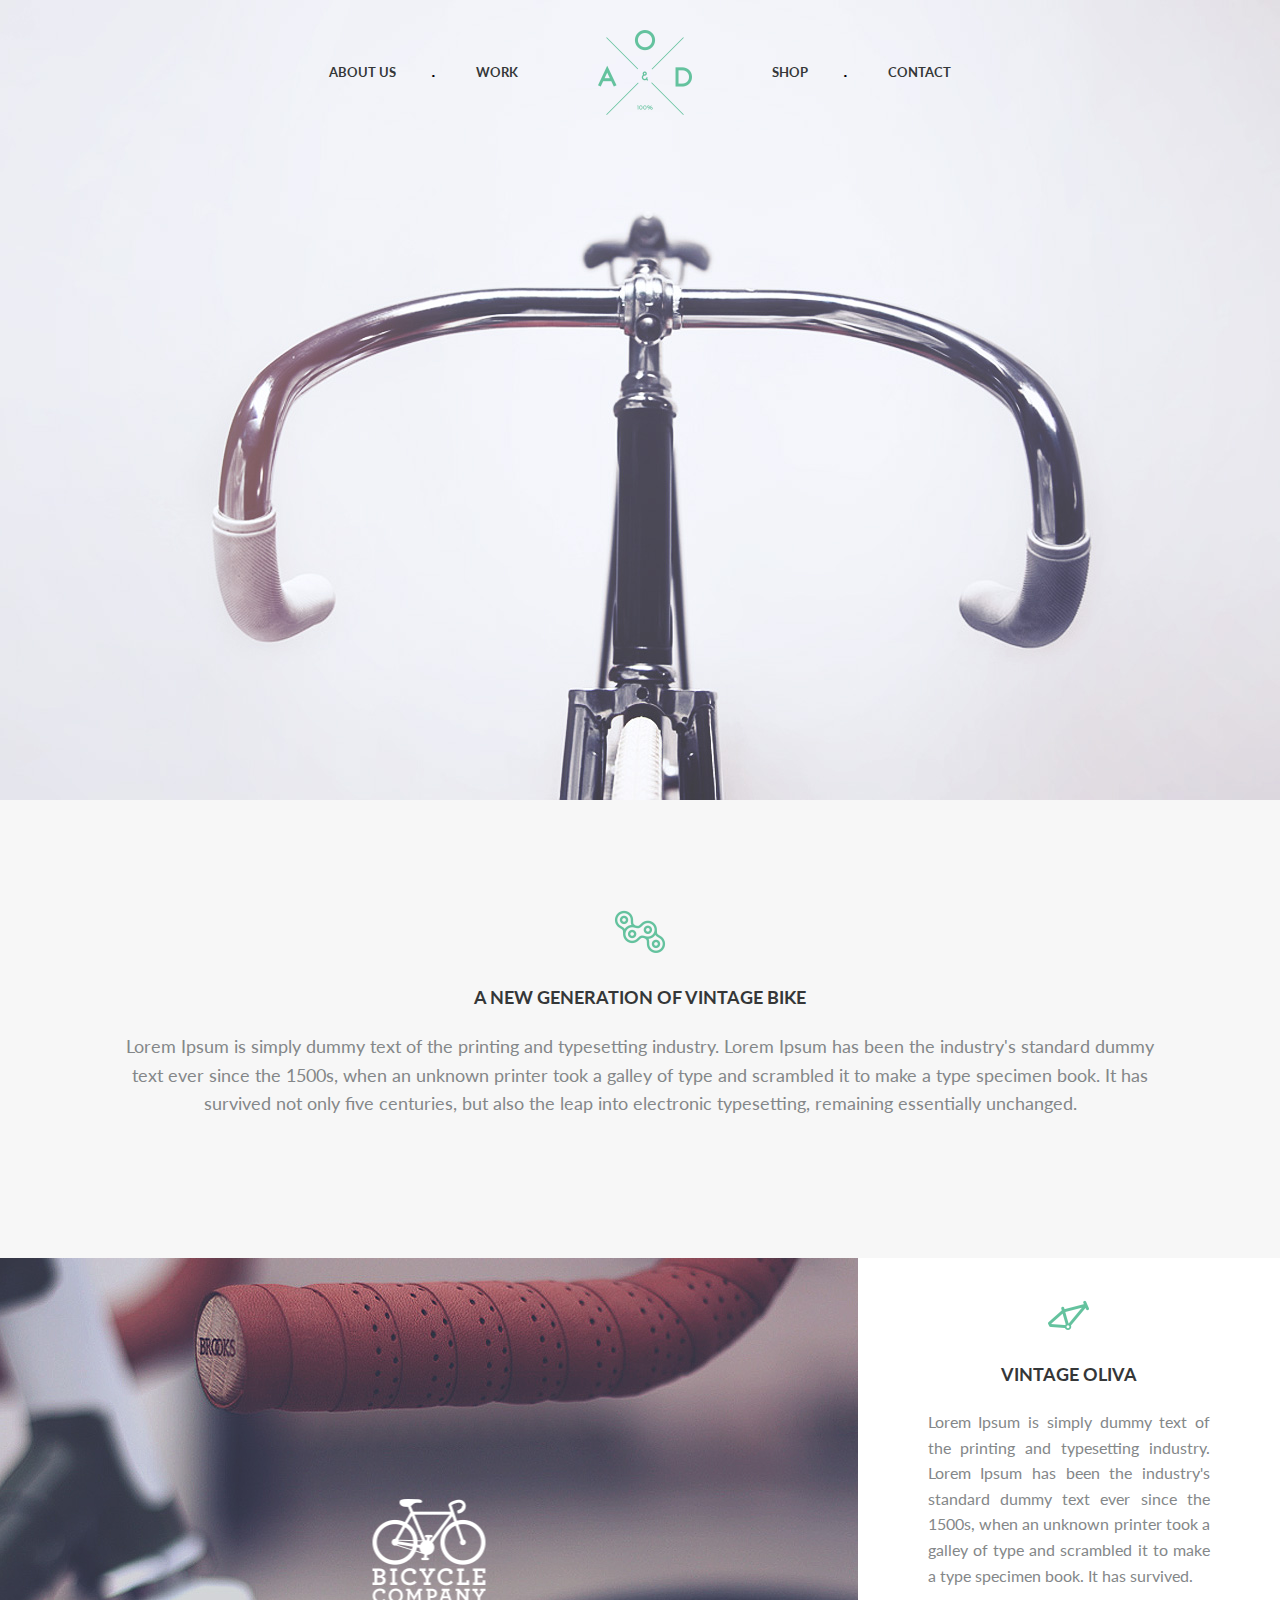
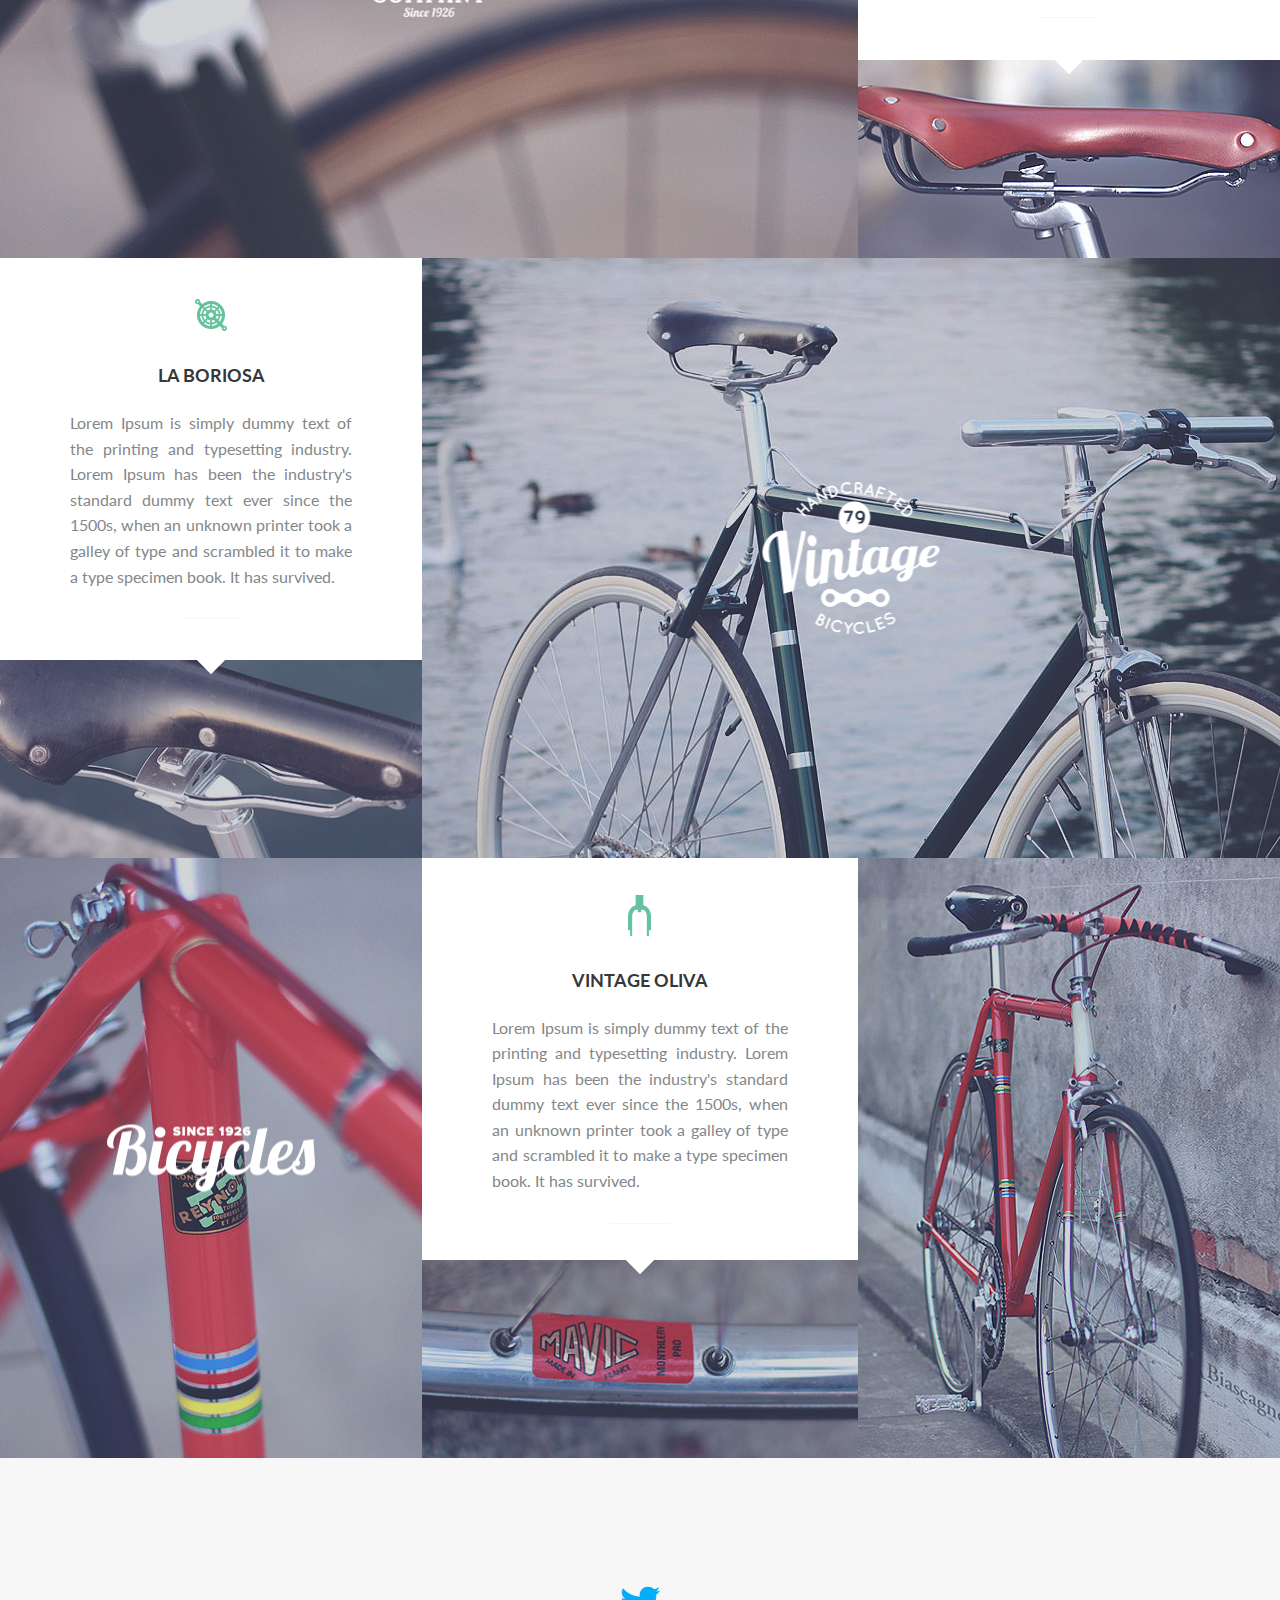
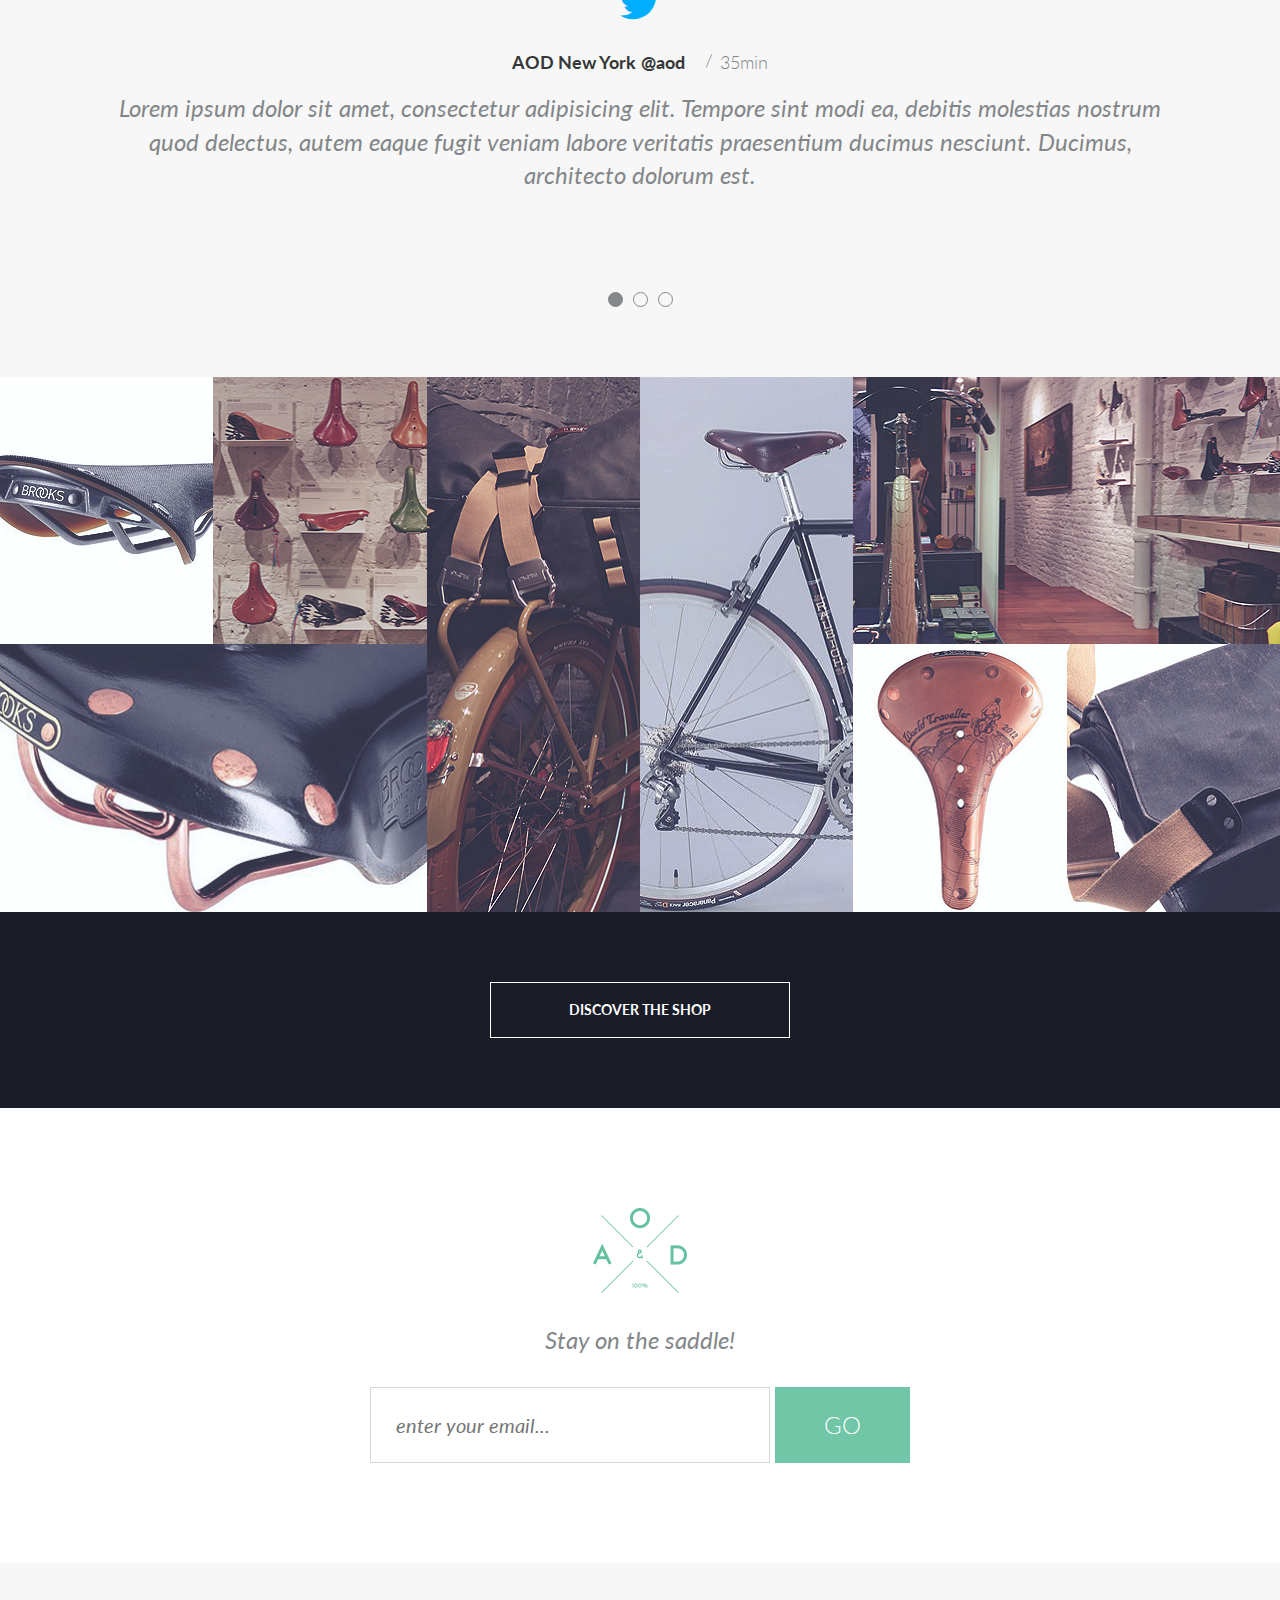
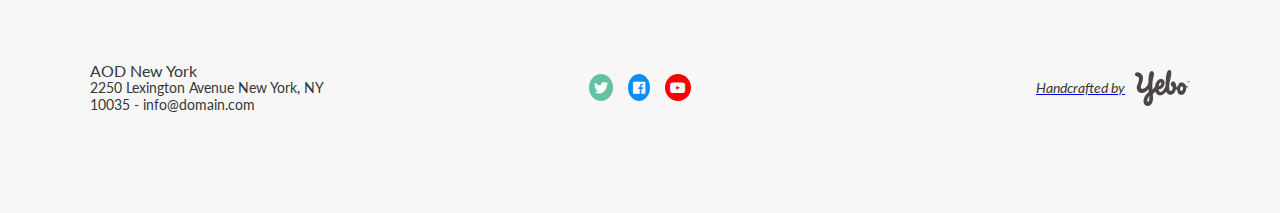
<file: bicycle_template/index.html>
<!DOCTYPE html>
<html class="no-js" lang="en">

<head>
  <meta charset="utf-8">
  <title>YEBO Bicycle</title>
  <meta name="viewport" content="width=device-width, initial-scale=1, maximum-scale=1.0">
  <link href="https://fonts.googleapis.com/css?family=Lato:300,400,700" rel="stylesheet">
  <link rel="stylesheet" href="styles/reset.css">
  <link rel="stylesheet" href="styles/fontawesome.css">
  <link rel="stylesheet" href="styles/style.css">
</head>

<body>
  <div class="wrapper">
    <header class="header">
      <nav class="nav">
        <ul class="nav__list">
          <li class="nav__item"><a href="javascript:void(0)" class="nav__link">About us</a></li>
          <li class="nav__item"><a href="javascript:void(0)" class="nav__link">Work</a></li>
          <li class="nav__item"><a href="index.html" class="nav__link">
              <img src="images/yebo-logo.png" alt="yebo" class="nav__logo">
            </a></li>
          <li class="nav__item"><a href="javascript:void(0)" class="nav__link">Shop</a></li>
          <li class="nav__item"><a href="javascript:void(0)" class="nav__link">Contact</a></li>
        </ul>
      </nav>
    </header>
    <div class="feature">
      <div class="feature__header">
        <img src="images/icon1.png" alt="" class="feature__img-top">
        <h2 class="feature__heading">A NEW GENERATION OF VINTAGE BIKE</h2>
        <p class="feature__header-desc">Lorem Ipsum is simply dummy text of the printing and typesetting industry. Lorem
          Ipsum has been the industry's standard dummy text ever since the 1500s, when an unknown printer took a galley
          of type and scrambled it to make a type specimen book. It has survived not only five centuries, but also the
          leap into electronic typesetting, remaining essentially unchanged. </p>
      </div>
      <ul class="feature__list">
        <li class="feature__item">
          <div class="feature__item-img">
            <img src="images/img14.jpg" alt="" class="img__bg">
            <img src="images/img-bicycle-company.png" alt="" class="img__brand">
          </div>
          <div class="feature__item-content">
            <div class="feature__item-content-top">
              <img src="images/icon2.png" alt="" class="feature__img-top">
              <h3 class="feature__heading">Vintage Oliva</h3>
              <p class="feature__item-text">Lorem Ipsum is simply dummy text of the printing and typesetting industry.
                Lorem Ipsum has been the industry's standard dummy text ever since the 1500s, when an unknown printer
                took a galley of type and scrambled it to make a type specimen book. It has survived.</p>
            </div>
            <div class="feature__item-content-bottom">
              <img src="images/img1.jpg" alt="" class="img__bg">
            </div>
          </div>
        </li>
        <li class="feature__item">
          <div class="feature__item-img">
            <img src="images/img3.jpg" alt="" class="img__bg">
            <img src="images/img-vintage.png" alt="" class="img__brand">
          </div>
          <div class="feature__item-content">
            <div class="feature__item-content-top">
              <img src="images/icon3.png" alt="" class="feature__img-top">
              <h3 class="feature__heading">La Boriosa</h3>
              <p class="feature__item-text">Lorem Ipsum is simply dummy text of the printing and typesetting industry.
                Lorem Ipsum has been the industry's standard dummy text ever since the 1500s, when an unknown printer
                took a galley of type and scrambled it to make a type specimen book. It has survived.</p>
            </div>
            <div class="feature__item-content-bottom">
              <img src="images/img5.jpg" alt="" class="img__bg">
            </div>
          </div>
        </li>
        <li class="feature__item">
          <div class="feature__item-img">
            <img src="images/img7.jpg" alt="" class="img__bg">
            <img src="images/img-bicycle-text.png" alt="" class="img__brand">
          </div>
          <div class="feature__item-content">
            <div class="feature__item-content-top">
              <img src="images/icon4.png" alt="" class="feature__img-top">
              <h3 class="feature__heading">Vintage Oliva</h3>
              <p class="feature__item-text">Lorem Ipsum is simply dummy text of the printing and typesetting industry.
                Lorem Ipsum has been the industry's standard dummy text ever since the 1500s, when an unknown printer
                took a galley of type and scrambled it to make a type specimen book. It has survived.</p>
            </div>
            <div class="feature__item-content-bottom">
              <img src="images/img9.jpg" alt="" class="img__bg">
            </div>
          </div>
          <div class="feature__item-img">
            <img src="images/img8.jpg" alt="" class="img__bg">
          </div>
        </li>
      </ul>
    </div>
    <div class="tweet">
      <i class="fab fa-twitter tweet__icon"></i>
      <h2 class="tweet__heading">
        <span class="tweet__location">AOD New York</span>
        <span class="tweet__author">@aod</span>
        <time class="tweet__time">35min</time>
      </h2>
      <p class="tweet__content">Lorem ipsum dolor sit amet, consectetur adipisicing elit. Tempore sint modi ea, debitis
        molestias nostrum quod delectus, autem eaque fugit veniam labore veritatis praesentium ducimus nesciunt.
        Ducimus, architecto dolorum est.</p>
      <ul class="tweet__pagi">
        <li class="tweet__pagi-item is-active"></li>
        <li class="tweet__pagi-item"></li>
        <li class="tweet__pagi-item"></li>
      </ul>
    </div>
    <ul class="images">
      <li class="images__block">
        <div class="images__block-item">
          <div class="images__item">
            <img src="images/img10.jpg" alt="" class="images__item-bg">
            <div class="images__item-brand">
              <img src="images/img-bicycle-sm.png" alt="">
              <h3 class="images__item-text">Shop now</h3>
            </div>
          </div>
          <div class="images__item">
            <img src="images/img11.jpg" alt="" class="images__item-bg">
            <div class="images__item-brand">
              <img src="images/img-bicycle-sm.png" alt="">
              <h3 class="images__item-text">Shop now</h3>
            </div>
          </div>
        </div>
        <div class="images__block-item">
          <div class="images__item">
            <img src="images/img12.jpg" alt="" class="images__item-bg">
            <div class="images__item-brand">
              <img src="images/img-bicycle-sm.png" alt="">
              <h3 class="images__item-text">Shop now</h3>
            </div>
          </div>
        </div>
      </li>
      <li class="images__block">
        <div class="images__item">
          <img src="images/img13.jpg" alt="" class="images__item-bg">
          <div class="images__item-brand">
            <img src="images/img-bicycle-sm.png" alt="">
            <h3 class="images__item-text">Shop now</h3>
          </div>
        </div>
        <div class="images__item">
          <img src="images/img0.jpg" alt="" class="images__item-bg">
          <div class="images__item-brand">
            <img src="images/img-bicycle-sm.png" alt="">
            <h3 class="images__item-text">Shop now</h3>
          </div>
        </div>
      </li>
      <li class="images__block">
        <div class="images__block-item">
          <div class="images__item">
            <img src="images/img2.jpg" alt="" class="images__item-bg">
            <div class="images__item-brand">
              <img src="images/img-bicycle-sm.png" alt="">
              <h3 class="images__item-text">Shop now</h3>
            </div>
          </div>
          <div class="images__item">
            <img src="images/img4.jpg" alt="" class="images__item-bg">
            <div class="images__item-brand">
              <img src="images/img-bicycle-sm.png" alt="">
              <h3 class="images__item-text">Shop now</h3>
            </div>
          </div>
        </div>
        <div class="images__block-item">
          <div class="images__item">
            <img src="images/img6.jpg" alt="" class="images__item-bg">
            <div class="images__item-brand">
              <img src="images/img-bicycle-sm.png" alt="">
              <h3 class="images__item-text">Shop now</h3>
            </div>
          </div>
        </div>
      </li>
    </ul>
    <div class="discover">
      <a href="javascript:void(0)" class="discover__btn">Discover the shop</a>
    </div>
    <div class="mail">
      <img src="images/yebo-logo.png" alt="" class="mail__logo">
      <span class="mail__text">Stay on the saddle!</span>
      <form action="javascript:void(0)" class="mail__form" autocomplete="off">
        <input type="email" name="email" class="mail__form-inp" placeholder="enter your email...">
        <button class="mail__form-btn">Go</button>
      </form>
    </div>
  </div>
  <footer class="footer">
    <div class="footer__content">
      <div class="footer__adress">
        <h4>AOD New York</h4>
        <p>2250 Lexington Avenue New York, NY 10035 - info@domain.com</p>
      </div>
      <div class="footer__social">
        <ul class="social__list">
          <li>
            <a href="#"><i class="fab fa-twitter"></i></a>
          </li>
          <li>
            <a href="#"><i class="fab fa-facebook"></i></a>
          </li>
          <li>
            <a href="#"><i class="fab fa-youtube"></i></a>
          </li>
        </ul>
      </div>
      <div class="footer__credit">
        <a href="#">
          <span>Handcrafted by</span>
          <img src="./images/yebo-logo-small.png" alt="" />
        </a>
      </div>
    </div>
  </footer>
</body>

</html>
</file>
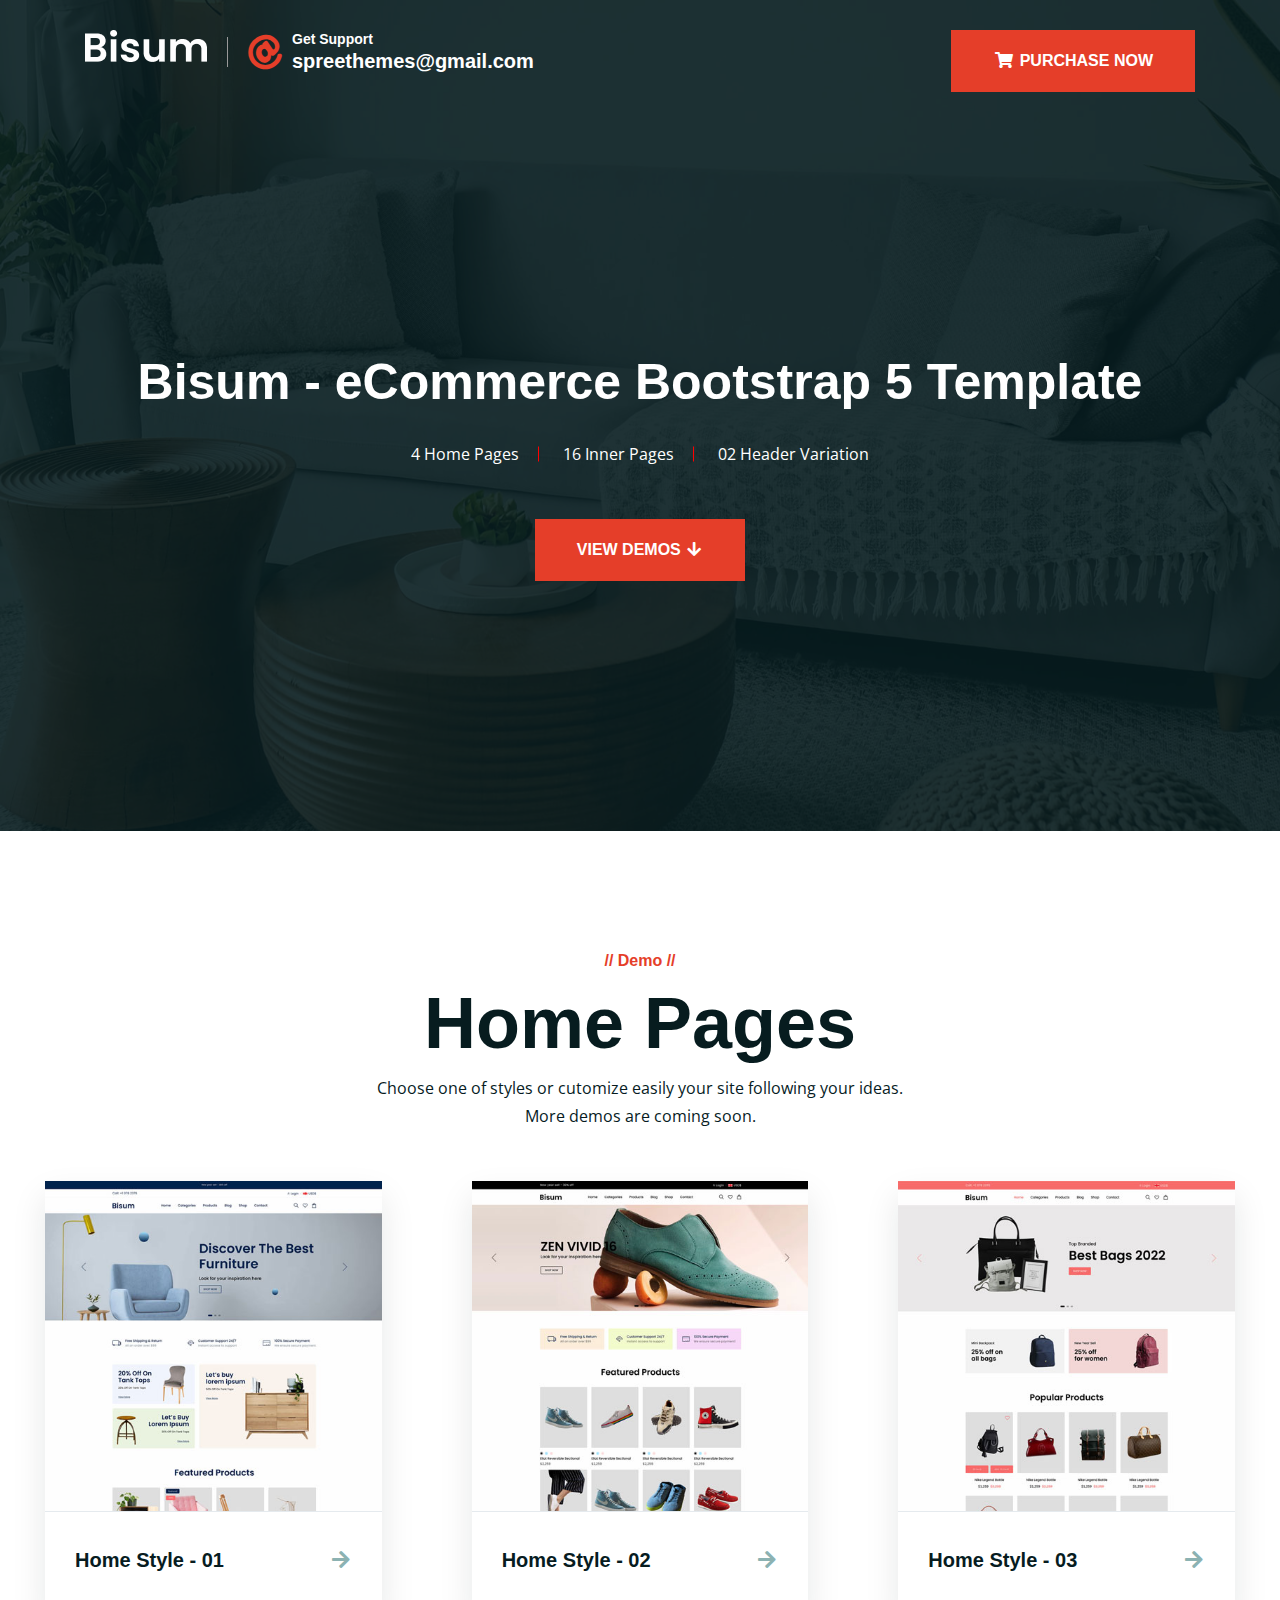
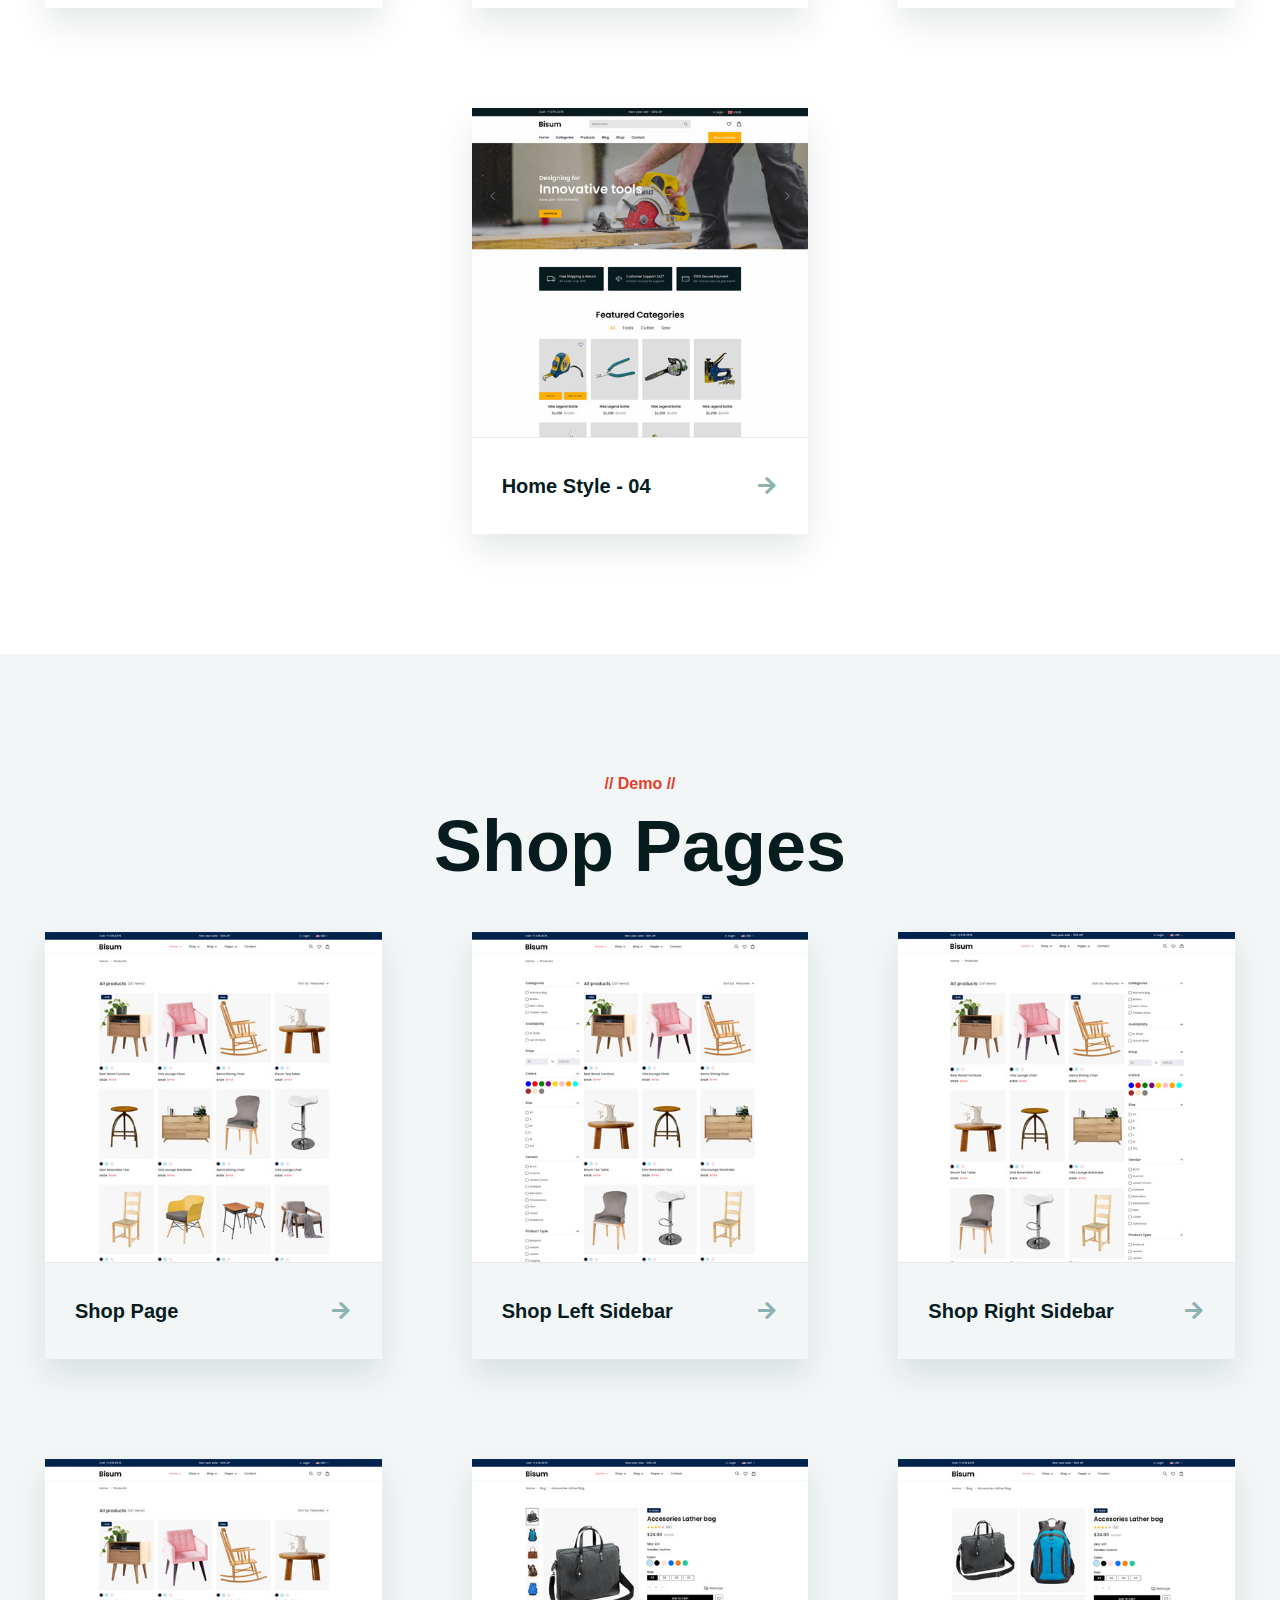
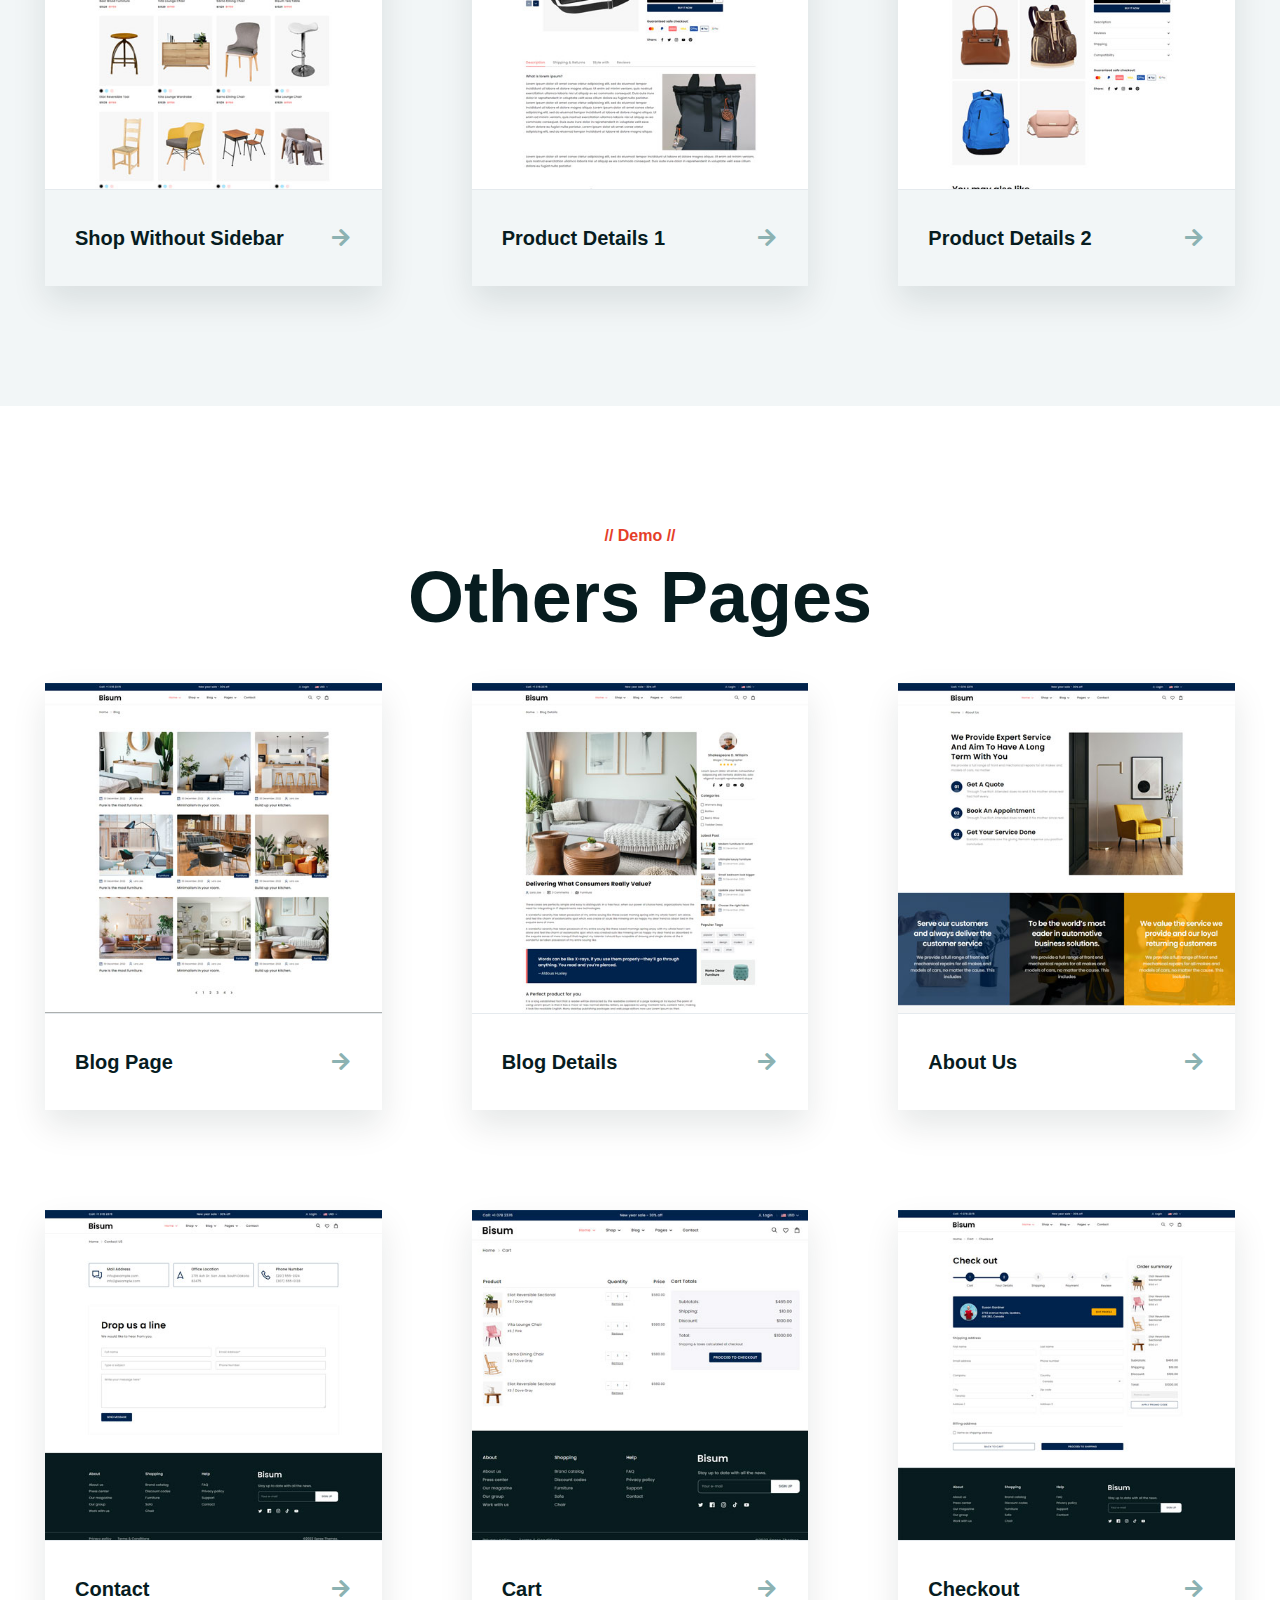
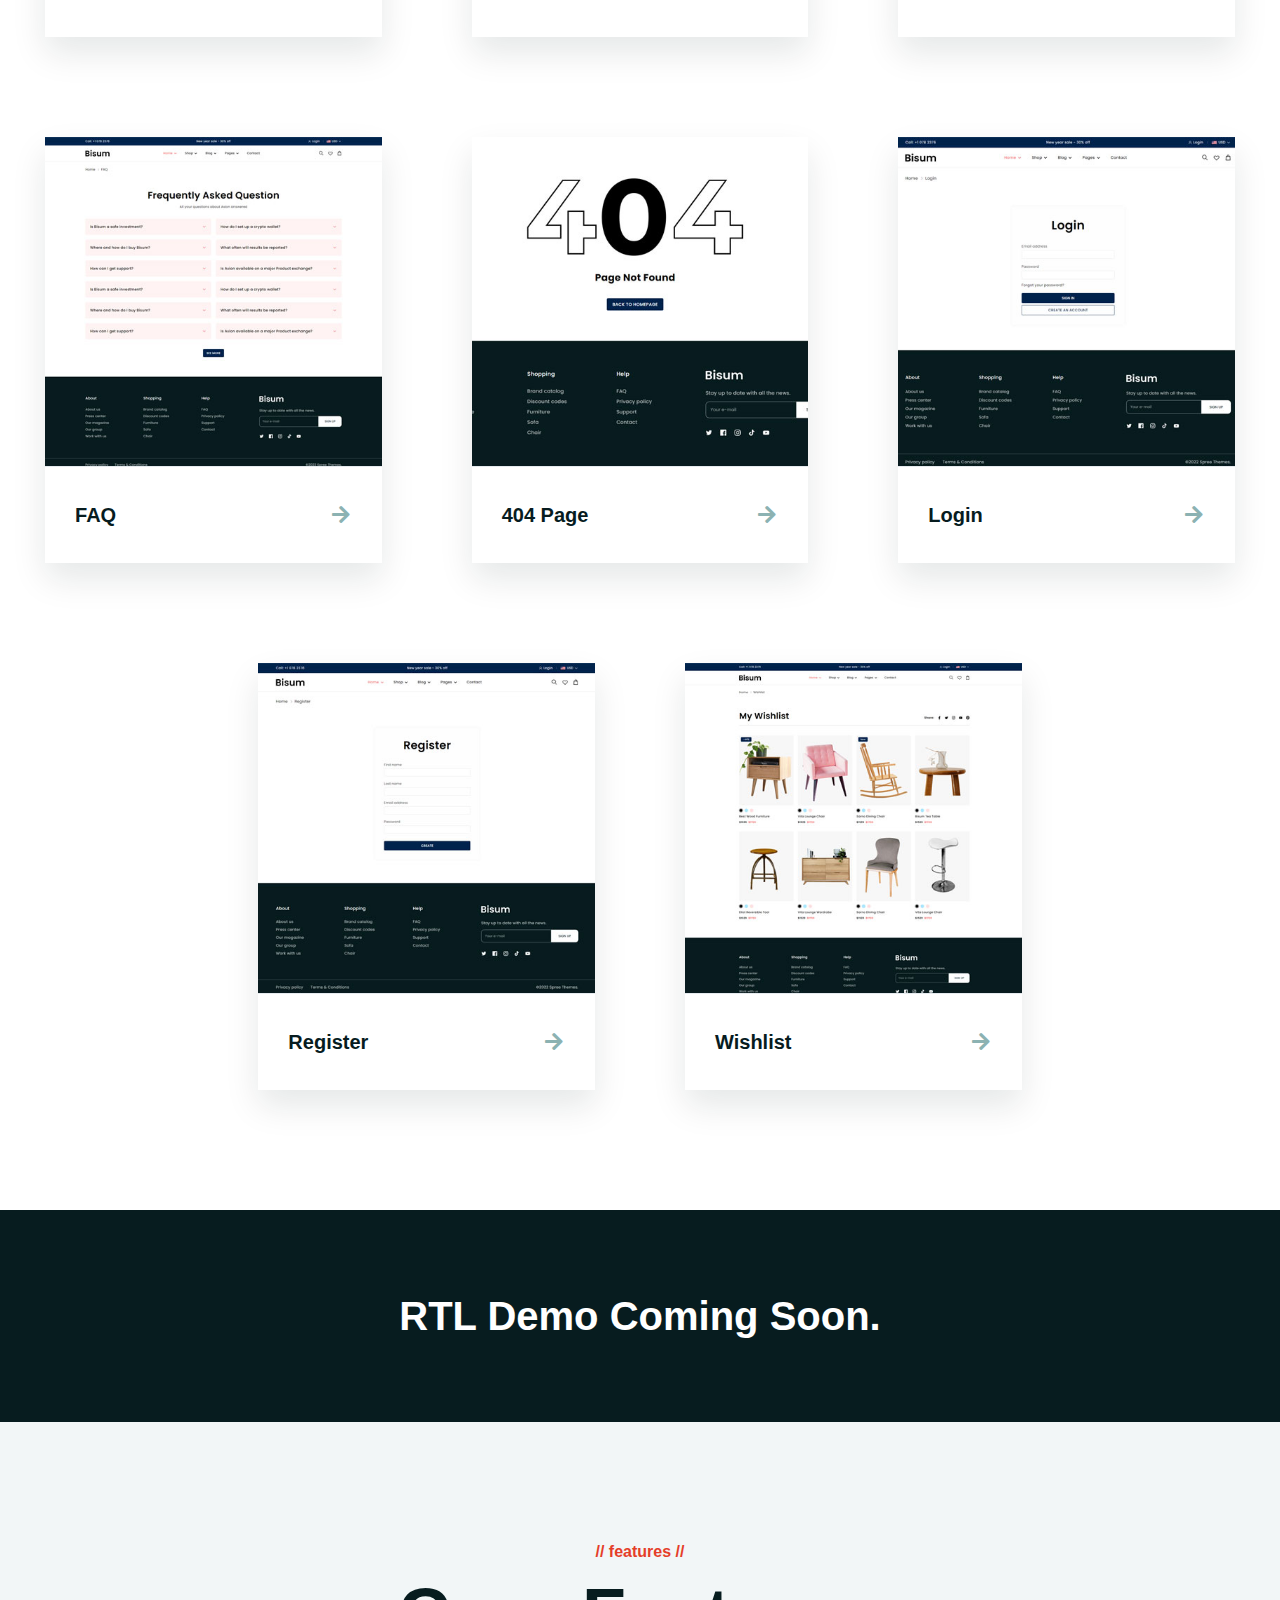
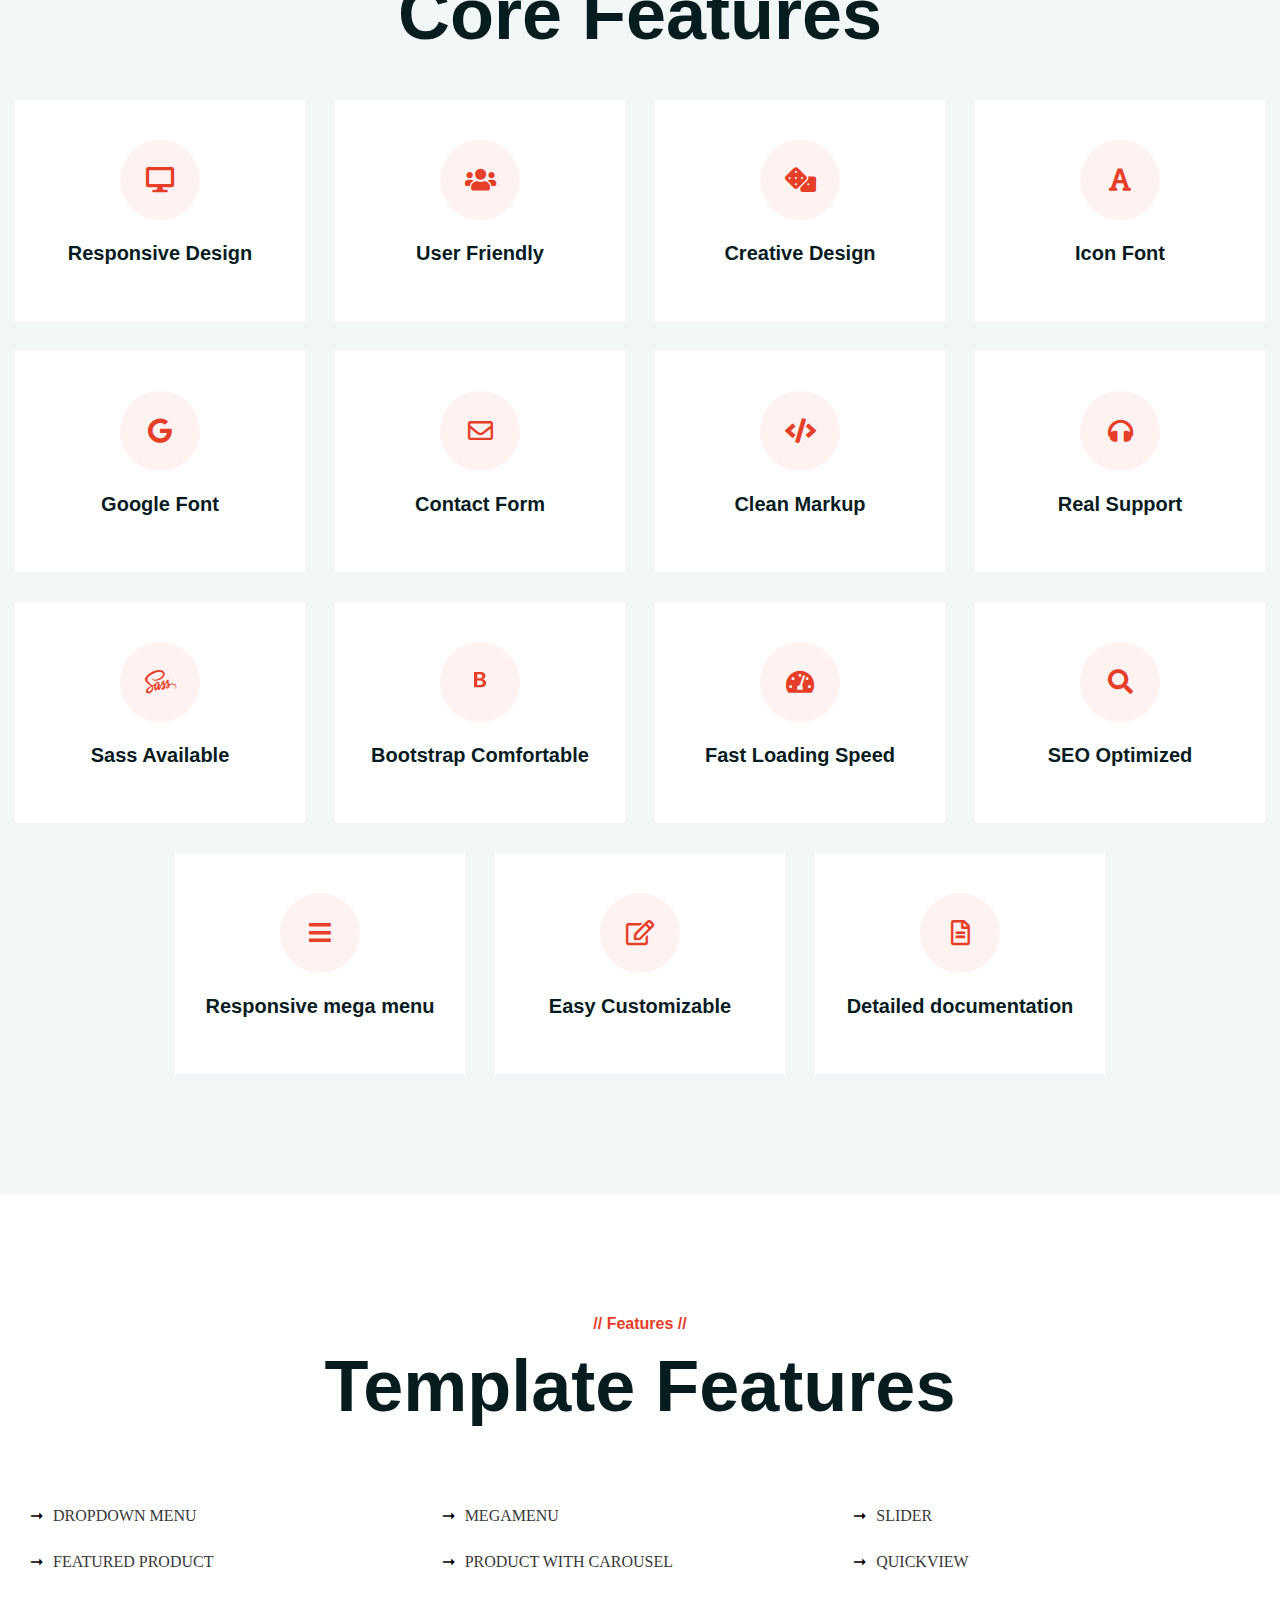
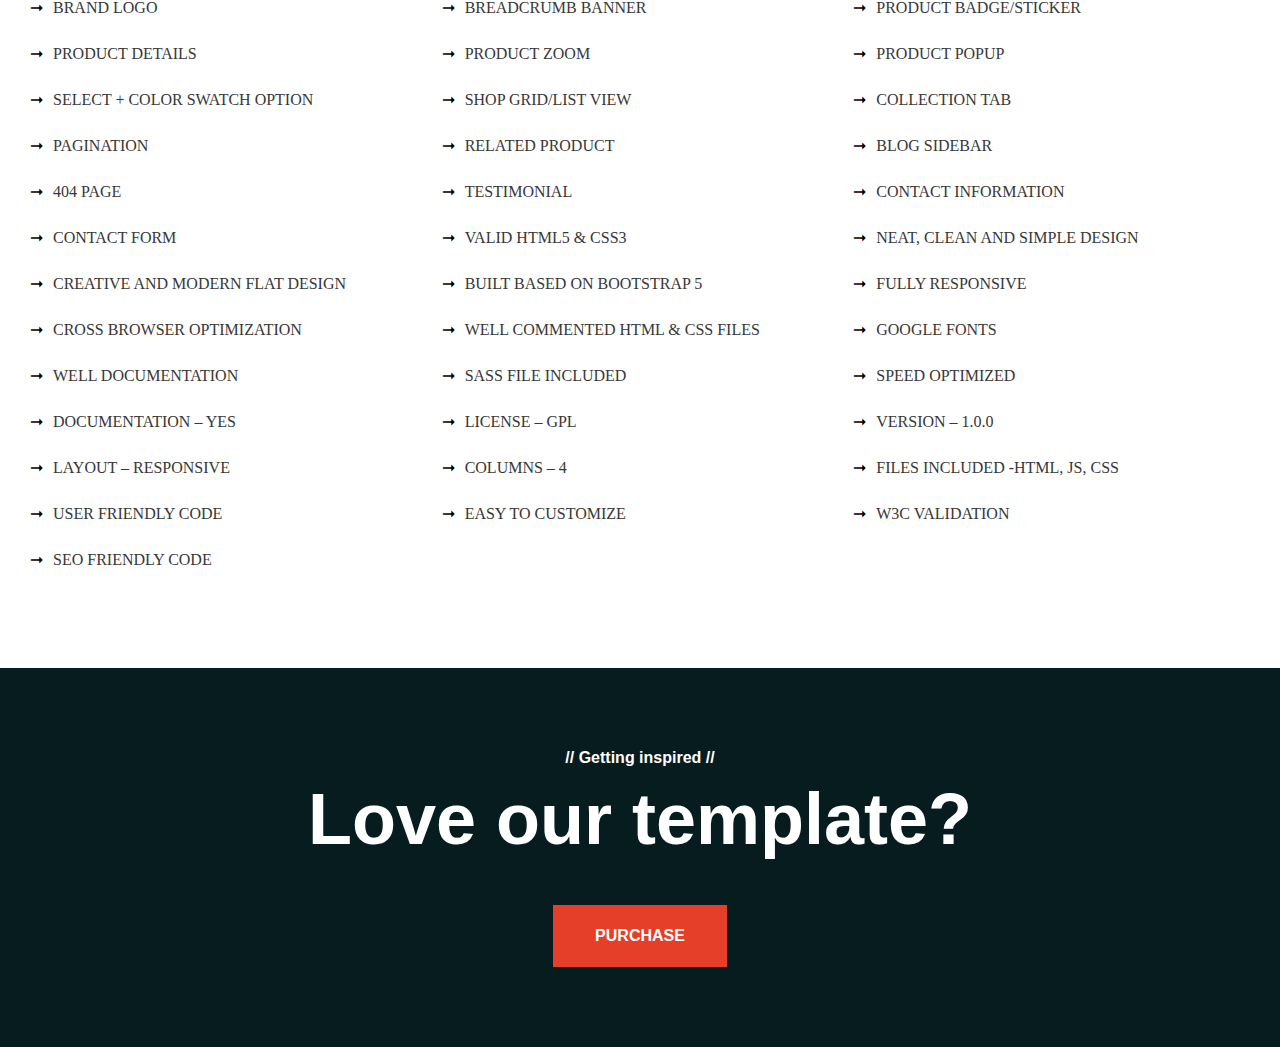
<file: bisum/index.html>
<!doctype html>
<html class="no-js" lang="">
<head>  
    <title>Preview || Bisum - eCommerce Bootstrap 5 Template</title>
    <meta charset="utf-8">
    <meta http-equiv="x-ua-compatible" content="ie=edge">
    <meta name="robots" content="noindex, follow" />
    <meta name="description" content="">
    <meta name="viewport" content="width=device-width, initial-scale=1, shrink-to-fit=no">

    <!-- Place favicon.png in the root directory -->
    <link rel="shortcut icon" href="img/favicon.png" type="image/x-icon" />

    <!-- Font Icons css -->
    <link rel="stylesheet" href="css/font-icons.css">
    <!-- plugins css -->
    <link rel="stylesheet" href="css/plugins.css">
    <!-- Default Stylesheet -->
    <link rel="stylesheet" href="css/default.css">
    <!-- Main Stylesheet -->
    <link rel="stylesheet" href="css/style.css">
</head>

<body>
    <!--[if lte IE 9]>
        <p class="browserupgrade">You are using an <strong>outdated</strong> browser. Please <a href="https://browsehappy.com/">upgrade your browser</a> to improve your experience and security.</p>
    <![endif]-->

    <!-- Add your site or application content here -->

<!-- Body main wrapper start -->
<div class="body-wrapper" id="page-top">

<div class="ltn__prev-header-area ltn__header-transparent mt-30">
    <div class="container">
        <div class="row">
            <div class="col-md-6">                
                <div class="site-logo-wrap text-color-white">
                    <div class="site-logo">
                        <a href="index.html"><img src="img/logo-2.png" alt="Logo"></a>
                    </div>
                    <div class="get-support clearfix">
                        <div class="get-support-icon">
                            <!-- <i class="fas fa-phone-volume"></i> -->
                            <i class="fas fa-at"></i>
                            <!-- <i class="far fa-envelope"></i> -->
                            <!-- <i class="far fa-envelope-open"></i> -->
                        </div>
                        <div class="get-support-info">
                            <h6>Get Support</h6>
                            <!-- <h4>123-456-789-10</h4> -->
                            <h4><a href="mailto:spreethemes@gmail.com">spreethemes@gmail.com</a></h4>
                        </div>
                    </div>
                </div>
            </div>
            <!-- <div class="col-lg-6 align-self-center">
                <div class="ltn__prev-main-menu">
                    <nav>
                        <ul>
                            <li><a href="#">Demos</a></li>
                            <li><a href="#">Documentation</a></li>
                            <li><a href="about-us.html">Support</a></li>
                        </ul>
                    </nav>
                </div>
            </div> -->
            <div class="col-md-6">
                <div class="btn-wrapper text-uppercase mt-0 text-right purchase-btn">
                    <a href="https://themeforest.net/checkout/from_item/39784611?license=regular&support=bundle_6month&_ga=2.263576844.1456262295.1663851278-953290672.1663851278" target="_blank" class="btn theme-btn-1"><i class="fas fa-shopping-cart"></i> purchase now</a>
                </div>
            </div>
        </div>
    </div>
</div>

<div class="ltn__prev-hero-area ltn__primary-bg bg-image bg-overlay-black-90" style="background-image: url(img/hero.jpg)">
    <div class="container">
        <div class="row">
            <div class="col-lg-12">
                <div class="ltn__prev-hero-inner text-center">
                    <h1>Bisum - eCommerce Bootstrap 5 Template</h1>
                    <div class="ltn__hero-menu mb-50">
                        <ul>
                            <li>4 Home Pages</li>
                            <li>16 Inner Pages </li>
                            <li>02 Header Variation</li>
                        </ul>
                    </div>
                    <div class="btn-wrapper text-uppercase">
                        <a href="#ltn__demos" class="btn theme-btn-1 btn-effect-1 page-scroll">View demos <i class="fas fa-arrow-down"></i> </a>
                    </div>
                </div>
            </div>
        </div>
    </div>
</div>

<!-- PAGE AREA START ( Home Pages ) -->
<div class="ltn__prev--page-area pt-120 pb-20 plr--7" id="ltn__demos">
    <div class="container-fluid">
        <div class="row justify-content-center">
            <div class="col-lg-12">
                <div class="ltn__section-title-area text-center">
                    <h6 class="ltn__section-sub-heading ltn__secondary-color">//  Demo  //</h6>
                    <h1 class="ltn__section-title">Home Pages</h1>
                    <p>Choose one of styles or cutomize easily your site following your ideas. <br>
                        More demos are coming soon.</p>
                </div>
            </div>
        </div>
        <div class="row justify-content-center">
            <div class="col-lg-4 col-sm-6">
                <div class="ltn__prev-page-item">
                    <a href="html/index.html" target="_blank">
                        <img src="img/home/home-1.jpg" alt="#">
                        <h5>Home Style - 01 <span><i class="fas fa-arrow-right"></i> </span></h5>
                    </a>
                </div>
            </div>
            <div class="col-lg-4 col-sm-6">
                <div class="ltn__prev-page-item">
                    <a href="html/index-shoe.html" target="_blank">
                        <img src="img/home/home-2.jpg" alt="#">
                        <h5>Home Style - 02 <span><i class="fas fa-arrow-right"></i> </span></h5>
                    </a>
                </div>
            </div>
            <div class="col-lg-4 col-sm-6">
                <div class="ltn__prev-page-item">
                    <a href="html/index-bag.html" target="_blank">
                        <img src="img/home/home-3.jpg" alt="#">
                        <h5>Home Style - 03 <span><i class="fas fa-arrow-right"></i> </span></h5>
                    </a>
                </div>
            </div>
            <div class="col-lg-4 col-sm-6">
                <div class="ltn__prev-page-item">
                    <a href="html/index-tools.html" target="_blank">
                        <img src="img/home/home-4.jpg" alt="#">
                        <h5>Home Style - 04 <span><i class="fas fa-arrow-right"></i> </span></h5>
                    </a>
                </div>
            </div>
        </div>
    </div>
</div>
<!-- PAGE AREA END -->

<!-- PAGE AREA START ( Shop Pages ) -->
<div class="ltn__prev--page-area section-bg-1 pt-120 pb-20 plr--7">
    <div class="container-fluid">
        <div class="row">
            <div class="col-lg-12">
                <div class="ltn__section-title-area text-center">
                    <h6 class="ltn__section-sub-heading ltn__secondary-color">//  Demo  //</h6>
                    <h1 class="ltn__section-title">Shop Pages</h1>
                </div>
            </div>
        </div>
        <div class="row justify-content-center">
            <div class="col-lg-4 col-sm-6">
                <div class="ltn__prev-page-item">
                    <a href="html/collection-without-sidebar.html" target="_blank">
                        <img src="img/shop/shop.jpg" alt="#">
                        <h5>Shop Page <span><i class="fas fa-arrow-right"></i> </span></h5>
                    </a>
                </div>
            </div>
            <div class="col-lg-4 col-sm-6">
                <div class="ltn__prev-page-item">
                    <a href="html/collection-left-sidebar.html" target="_blank">
                        <img src="img/shop/shop-left-sidebar.jpg" alt="#">
                        <h5>Shop Left Sidebar <span><i class="fas fa-arrow-right"></i> </span></h5>
                    </a>
                </div>
            </div>
            <div class="col-lg-4 col-sm-6">
                <div class="ltn__prev-page-item">
                    <a href="html/collection-right-sidebar.html" target="_blank">
                        <img src="img/shop/shop-right-sidebar.jpg" alt="#">
                        <h5>Shop Right Sidebar <span><i class="fas fa-arrow-right"></i> </span></h5>
                    </a>
                </div>
            </div>
            <div class="col-lg-4 col-sm-6">
                <div class="ltn__prev-page-item">
                    <a href="html/collection-without-sidebar.html" target="_blank">
                        <img src="img/shop/shop.jpg" alt="#">
                        <h5>Shop Without Sidebar <span><i class="fas fa-arrow-right"></i> </span></h5>
                    </a>
                </div>
            </div>
            <div class="col-lg-4 col-sm-6">
                <div class="ltn__prev-page-item">
                    <a href="html/product.html" target="_blank">
                        <img src="img/shop/shop-details.jpg" alt="#">
                        <h5>Product Details 1 <span><i class="fas fa-arrow-right"></i> </span></h5>
                    </a>
                </div>
            </div>
            <div class="col-lg-4 col-sm-6">
                <div class="ltn__prev-page-item">
                    <a href="html/product-2.html" target="_blank">
                        <img src="img/shop/shop-details-2.jpg" alt="#">
                        <h5>Product Details 2 <span><i class="fas fa-arrow-right"></i> </span></h5>
                    </a>
                </div>
            </div>

        </div>
    </div>
</div>
<!-- PAGE AREA END -->


<!-- PAGE AREA START ( Others Pages ) -->
<div class="ltn__prev--page-area pt-120 pb-20 plr--7">
    <div class="container-fluid">
        <div class="row">
            <div class="col-lg-12">
                <div class="ltn__section-title-area text-center">
                    <h6 class="ltn__section-sub-heading ltn__secondary-color">//  Demo  //</h6>
                    <h1 class="ltn__section-title">Others Pages</h1>
                </div>
            </div>
        </div>
        <div class="row justify-content-center">
            <div class="col-lg-4 col-sm-6">
                <div class="ltn__prev-page-item">
                    <a href="html/blog.html" target="_blank">
                        <img src="img/others/blog.jpg" alt="#">
                        <h5>Blog Page <span><i class="fas fa-arrow-right"></i> </span></h5>
                    </a>
                </div>
            </div>
            <div class="col-lg-4 col-sm-6">
                <div class="ltn__prev-page-item">
                    <a href="html/article.html" target="_blank">
                        <img src="img/others/article.jpg" alt="#">
                        <h5>Blog Details <span><i class="fas fa-arrow-right"></i> </span></h5>
                    </a>
                </div>
            </div>
            <div class="col-lg-4 col-sm-6">
                <div class="ltn__prev-page-item">
                    <a href="html/about-us.html" target="_blank">
                        <img src="img/others/about.jpg" alt="#">
                        <h5>About Us <span><i class="fas fa-arrow-right"></i> </span></h5>
                    </a>
                </div>
            </div>
            <div class="col-lg-4 col-sm-6">
                <div class="ltn__prev-page-item">
                    <a href="html/contact.html" target="_blank">
                        <img src="img/others/contact.jpg" alt="#">
                        <h5>Contact <span><i class="fas fa-arrow-right"></i> </span></h5>
                    </a>
                </div>
            </div>
            <div class="col-lg-4 col-sm-6">
                <div class="ltn__prev-page-item">
                    <a href="html/cart.html" target="_blank">
                        <img src="img/others/cart.jpg" alt="#">
                        <h5>Cart <span><i class="fas fa-arrow-right"></i> </span></h5>
                    </a>
                </div>
            </div>
            <div class="col-lg-4 col-sm-6">
                <div class="ltn__prev-page-item">
                    <a href="html/checkout.html" target="_blank">
                        <img src="img/others/checkout.jpg" alt="#">
                        <h5>Checkout <span><i class="fas fa-arrow-right"></i> </span></h5>
                    </a>
                </div>
            </div>
            <div class="col-lg-4 col-sm-6">
                <div class="ltn__prev-page-item">
                    <a href="html/faq.html" target="_blank">
                        <img src="img/others/faq.jpg" alt="#">
                        <h5>FAQ <span><i class="fas fa-arrow-right"></i> </span></h5>
                    </a>
                </div>
            </div>
            <div class="col-lg-4 col-sm-6">
                <div class="ltn__prev-page-item">
                    <a href="html/404.html" target="_blank">
                        <img src="img/others/error.jpg" alt="#">
                        <h5>404 Page <span><i class="fas fa-arrow-right"></i> </span></h5>
                    </a>
                </div>
            </div>
            <div class="col-lg-4 col-sm-6">
                <div class="ltn__prev-page-item">
                    <a href="html/login.html" target="_blank">
                        <img src="img/others/login.jpg" alt="#">
                        <h5>Login <span><i class="fas fa-arrow-right"></i> </span></h5>
                    </a>
                </div>
            </div>
            <div class="col-lg-4 col-sm-6">
                <div class="ltn__prev-page-item">
                    <a href="html/register.html" target="_blank">
                        <img src="img/others/register.jpg" alt="#">
                        <h5>Register <span><i class="fas fa-arrow-right"></i> </span></h5>
                    </a>
                </div>
            </div>
            <div class="col-lg-4 col-sm-6">
                <div class="ltn__prev-page-item">
                    <a href="html/wishlist.html" target="_blank">
                        <img src="img/others/wishlist.jpg" alt="#">
                        <h5>Wishlist <span><i class="fas fa-arrow-right"></i> </span></h5>
                    </a>
                </div>
            </div>
        </div>
    </div>
</div>
<!-- PAGE AREA END -->

<!-- CALL TO ACTION START -->
<div class="ltn__call-to-action-area ltn__primary-bg pt-80 pb-80 d-none">
    <div class="container">
        <div class="row">
            <div class="col-lg-12">
                <div class="ltn__rtl-call-to-inner text-center--">
                    <h2 class="text-white"> Want to see RTL demo? Click on the button.</h2>
                    <a href="index.html" class="btn theme-btn-1" target="_blank">RTL DEMO</a>
                </div>
            </div>
        </div>
    </div>
</div>
<!-- CALL TO ACTION END -->

<!-- CALL TO ACTION START -->
<div class="ltn__call-to-action-area ltn__primary-bg pt-80 pb-80 ">
    <div class="container">
        <div class="row">
            <div class="col-lg-12">
                <div class="ltn__rtl-call-to-inner ltn__rtl-call-to-inner-2 text-center">
                    <h2 class="text-white"> RTL Demo Coming Soon.</h2>
                </div>
            </div>
        </div>
    </div>
</div>
<!-- CALL TO ACTION END -->

<!-- FEATURE AREA START -->
<div class="ltn__feature-area section-bg-1 pt-120 pb-90 plr--7">
    <div class="container-fluid">
        <div class="row">
            <div class="col-lg-12">
                <div class="ltn__section-title-area text-center">
                    <h6 class="ltn__section-sub-heading ltn__secondary-color">//  features  //</h6>
                    <h1 class="ltn__section-title">Core Features</h1>
                </div>
            </div>
        </div>
        <div class="row justify-content-center">
            <div class="col-lg-3 col-md-4 col-sm-6">
                <div class="ltn__feature-item">
                    <div class="ltn__feature-icon">
                        <i class="fas fa-desktop"></i>
                    </div>
                    <div class="ltn__feature-info">
                        <h4>Responsive Design</h4>
                        <p>This is supper responsive & work perfectly in all  devices with quality.</p>
                    </div>
                </div>
            </div>
            <div class="col-lg-3 col-md-4 col-sm-6">
                <div class="ltn__feature-item">
                    <div class="ltn__feature-icon">
                        <i class="fas fa-users"></i>
                    </div>
                    <div class="ltn__feature-info">
                        <h4>User Friendly</h4>
                        <p>This is easy to use for any technical & nontechnical People.</p>
                    </div>
                </div>
            </div>
            <div class="col-lg-3 col-md-4 col-sm-6">
                <div class="ltn__feature-item">
                    <div class="ltn__feature-icon">
                        <i class="fas fa-dice"></i>
                    </div>
                    <div class="ltn__feature-info">
                        <h4>Creative Design</h4>
                        <p>It's comes with creative & smart design layout.</p>
                    </div>
                </div>
            </div>
            <div class="col-lg-3 col-md-4 col-sm-6">
                <div class="ltn__feature-item">
                    <div class="ltn__feature-icon">
                        <i class="fas fa-font"></i>
                    </div>
                    <div class="ltn__feature-info">
                        <h4>Icon Font</h4>
                        <p>It's comes with most popular FontAwesome icon font.</p>
                    </div>
                </div>
            </div>
            <div class="col-lg-3 col-md-4 col-sm-6">
                <div class="ltn__feature-item">
                    <div class="ltn__feature-icon">
                        <i class="fab fa-google"></i>
                    </div>
                    <div class="ltn__feature-info">
                        <h4>Google Font</h4>
                        <p>600+ Google Fonts. You can change font for all elements easily.</p>
                    </div>
                </div>
            </div>
            <div class="col-lg-3 col-md-4 col-sm-6">
                <div class="ltn__feature-item">
                    <div class="ltn__feature-icon">
                        <i class="far fa-envelope"></i>
                    </div>
                    <div class="ltn__feature-info">
                        <h4>Contact Form</h4>
                        <p>It comes with ajax contact form which makes messaging much more quicker.</p>
                    </div>
                </div>
            </div>
            <div class="col-lg-3 col-md-4 col-sm-6">
                <div class="ltn__feature-item">
                    <div class="ltn__feature-icon">
                        <i class="fas fa-code"></i>
                    </div>
                    <div class="ltn__feature-info">
                        <h4>Clean Markup</h4>
                        <p>We developed it followed by W3C Markup.</p>
                    </div>
                </div>
            </div>
            <div class="col-lg-3 col-md-4 col-sm-6">
                <div class="ltn__feature-item">
                    <div class="ltn__feature-icon">
                        <i class="fas fa-headphones"></i>
                    </div>
                    <div class="ltn__feature-info">
                        <h4>Real Support</h4>
                        <p>We provide 7 days a week one by one real support.</p>
                    </div>
                </div>
            </div>
            <div class="col-lg-3 col-md-4 col-sm-6">
                <div class="ltn__feature-item">
                    <div class="ltn__feature-icon">
                        <i class="fab fa-sass"></i>
                    </div>
                    <div class="ltn__feature-info">
                        <h4>Sass Available</h4>
                        <p>The tamplate has Sass available for css. You can Change css by sass</p>
                    </div>
                </div>
            </div>
            <div class="col-lg-3 col-md-4 col-sm-6">
                <div class="ltn__feature-item">
                    <div class="ltn__feature-icon">
                        <i class="fas fa-bootstrap">
                            <svg width="1em" height="1em" viewBox="0 0 16 16" class="bi bi-type-bold" fill="currentColor" xmlns="http://www.w3.org/2000/svg">
                                <path d="M8.21 13c2.106 0 3.412-1.087 3.412-2.823 0-1.306-.984-2.283-2.324-2.386v-.055a2.176 2.176 0 0 0 1.852-2.14c0-1.51-1.162-2.46-3.014-2.46H3.843V13H8.21zM5.908 4.674h1.696c.963 0 1.517.451 1.517 1.244 0 .834-.629 1.32-1.73 1.32H5.908V4.673zm0 6.788V8.598h1.73c1.217 0 1.88.492 1.88 1.415 0 .943-.643 1.449-1.832 1.449H5.907z"/>
                              </svg>
                        </i>
                    </div>
                    <div class="ltn__feature-info">
                        <h4>Bootstrap Comfortable</h4>
                        <p>Bootstrap comfortable is available in trydo. So layout changes is so much easily</p>
                    </div>
                </div>
            </div>
            <div class="col-lg-3 col-md-4 col-sm-6">
                <div class="ltn__feature-item">
                    <div class="ltn__feature-icon">
                        <i class="fas fa-tachometer-alt"></i>
                    </div>
                    <div class="ltn__feature-info">
                        <h4>Fast Loading Speed</h4>
                        <p>The tamplate is faster loading speed. This Template create your theme so much faster</p>
                    </div>
                </div>
            </div>
            <div class="col-lg-3 col-md-4 col-sm-6">
                <div class="ltn__feature-item">
                    <div class="ltn__feature-icon">
                        <i class="fas fa-search"></i>
                    </div>
                    <div class="ltn__feature-info">
                        <h4>SEO Optimized</h4>
                        <p>The tamplate is SEO Optimized.</p>
                    </div>
                </div>
            </div>
            <div class="col-lg-3 col-md-4 col-sm-6">
                <div class="ltn__feature-item">
                    <div class="ltn__feature-icon">
                        <i class="fas fa-bars"></i>
                    </div>
                    <div class="ltn__feature-info">
                        <h4>Responsive mega menu</h4>
                        <p>The tamplate has responsive Mega Menu, Dropdown menu</p>
                    </div>
                </div>
            </div>
            <div class="col-lg-3 col-md-4 col-sm-6">
                <div class="ltn__feature-item">
                    <div class="ltn__feature-icon">
                        <i class="far fa-edit"></i>
                    </div>
                    <div class="ltn__feature-info">
                        <h4>Easy Customizable</h4>
                        <p>All code is decorated by comment. You can customize easily.</p>
                    </div>
                </div>
            </div>
            <div class="col-lg-3 col-md-4 col-sm-6">
                <div class="ltn__feature-item">
                    <div class="ltn__feature-icon">
                        <i class="far fa-file-alt"></i>
                    </div>
                    <div class="ltn__feature-info">
                        <h4>Detailed documentation</h4>
                        <p>The tamplate has detaild documentation. You can customize easily.</p>
                    </div>
                </div>
            </div>
        </div>
    </div>
</div>
<!-- FEATURE AREA END -->

<!-- FEATURE AREA START -->
<div class="ltn__feature-area pt-120 pb-90 plr--7">
    <div class="container-fluid">
        <div class="row">
            <div class="col-lg-12">
                <div class="ltn__section-title-area text-center">
                    <h6 class="ltn__section-sub-heading ltn__secondary-color">//  Features  //</h6>
                    <h1 class="ltn__section-title">Template Features</h1>
                </div>
            </div>
        </div>
        <div class="row">
            <div class="col-lg-12">
                <div class="feature-list col-xs-12">
                    <ul>
                        <li>Dropdown Menu</li>
                        <li>MegaMenu</li>
                        <li>Slider</li>
                        <li>Featured Product</li>
                        <li>Product With Carousel</li>
                        <li>QuickView</li>                      
                        <li>Brand Logo</li>                 
                        <li>Breadcrumb banner</li>
                        <li>Product Badge/Sticker</li>
                        <li>Product Details</li>
                        <li>Product Zoom</li>
                        <li>Product Popup</li>
                        <li>Select + Color Swatch Option</li>
                        <li>Shop Grid/List View</li>
                        <li>Collection Tab</li>
                        <li>Pagination</li>
                        <li>Related Product</li>
                        <li>Blog Sidebar</li>
                        <li>404 Page</li>
                        <li>Testimonial</li>
                        <li>Contact Information</li>
                        <li>Contact Form</li>
                        <li>Valid HTML5 &amp; CSS3</li>
                        <li>Neat, clean and simple design</li>
                        <li>Creative and Modern Flat Design</li>
                        <li>Built Based on Bootstrap 5</li>
                        <li>Fully Responsive</li>
                        <li>Cross Browser Optimization</li>
                        <li>Well Commented HTML &amp; CSS files</li>
                        <li>Google Fonts</li>
                        <li>Well Documentation</li>


                        
                        <li>Sass File Included</li>
                        <li>Speed Optimized</li>
                        <li>Documentation – Yes</li>
                        <li>License – GPL</li>
                        <li>Version – 1.0.0</li>
                        <li>Layout – Responsive</li>
                        <li>Columns – 4</li>
                        <li>Files Included -html, JS, css</li>
                        <li>User Friendly Code</li>
                        <li>Easy to customize</li>
                        <li>W3C Validation</li>
                        <li>SEO friendly code</li>
                    </ul>
                </div>
            </div>
        </div>
    </div>
</div>
<!-- FEATURE AREA END -->

<!-- CALL TO ACTION START -->
<div class="ltn__call-to-action-area ltn__primary-bg pt-80 pb-80">
    <div class="container">
        <div class="row">
            <div class="col-lg-12">
                <div class="ltn__buy-now-call-to-inner  text-center">
                    <div class="ltn__section-title-area text-center">
                        <h6 class="ltn__section-sub-heading  text-white">//  Getting inspired  //</h6>
                        <h1 class="ltn__section-title text-white">Love our template?</h1>
                    </div>
                    <a href="https://themeforest.net/checkout/from_item/39784611?license=regular&support=bundle_6month&_ga=2.263576844.1456262295.1663851278-953290672.1663851278" target="_blank" class="btn theme-btn-1">PURCHASE</a>
                </div>
            </div>
        </div>
    </div>
</div>
<!-- CALL TO ACTION END -->


</div>

    <!-- All JS Plugins -->
    <script src="js/plugins.js"></script>
    <!-- Main JS -->
    <script src="js/main.js"></script>
    
</body>
</html>
</file>
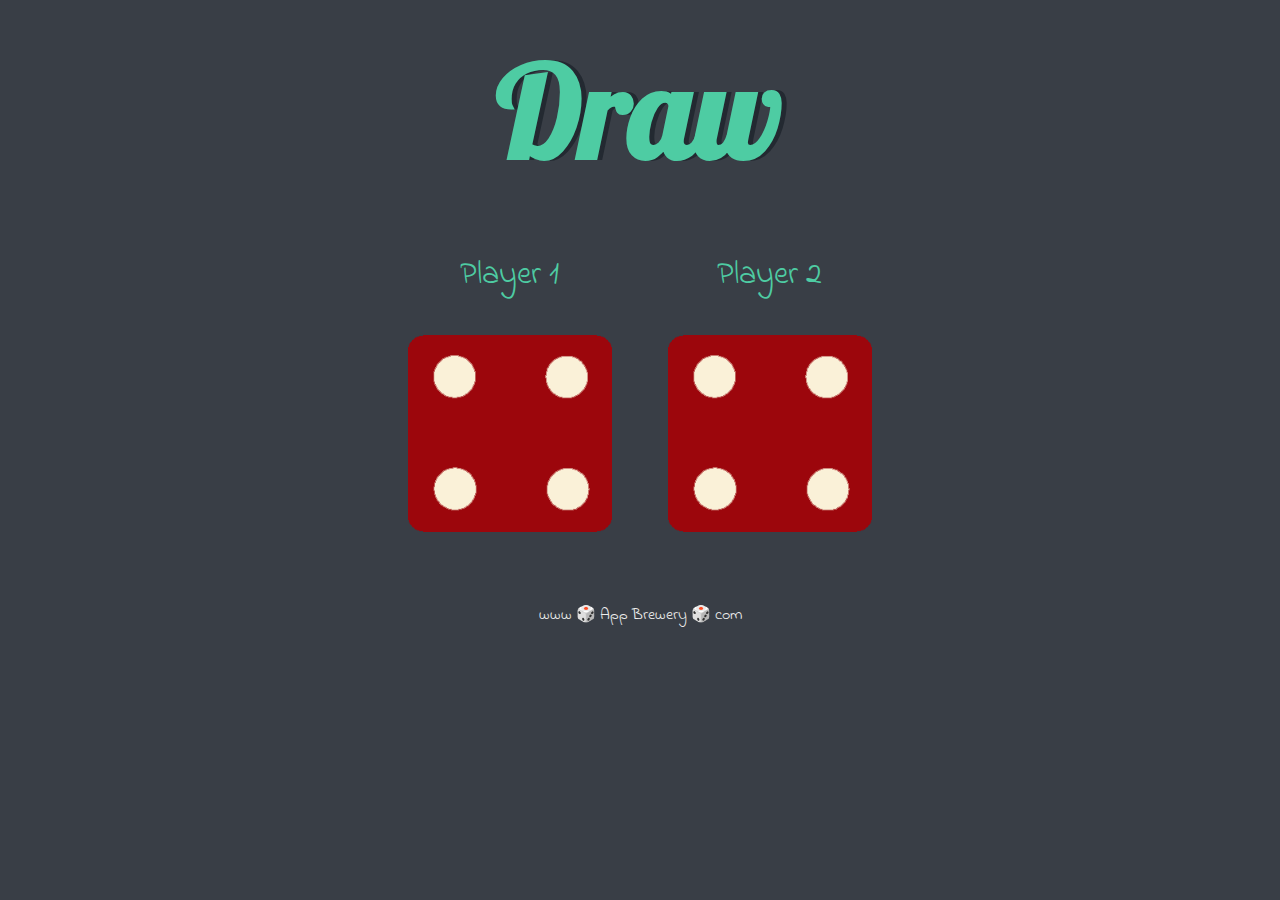
<file: DiceeChallenge/index.html>
<!DOCTYPE html>
<html lang="en" dir="ltr">
    <head>
        <meta charset="utf-8">
        <title>Dicee</title>
        <link rel="stylesheet" href="styles.css">
        <link href="https://fonts.googleapis.com/css?family=Indie+Flower|Lobster" rel="stylesheet">
    </head>
    <body>

        <div class="container">
            <h1>Refresh Me</h1>

            <div class="dice">
                <p>Player 1</p>
                <img class="img1" src="images/dice6.png">
            </div>

            <div class="dice">
                <p>Player 2</p>
                <img class="img2" src="images/dice6.png">
            </div>

        </div>

        <script src="index.js"></script>
    </body>

    <footer>
        www 🎲 App Brewery 🎲 com
    </footer>
</html>
</file>
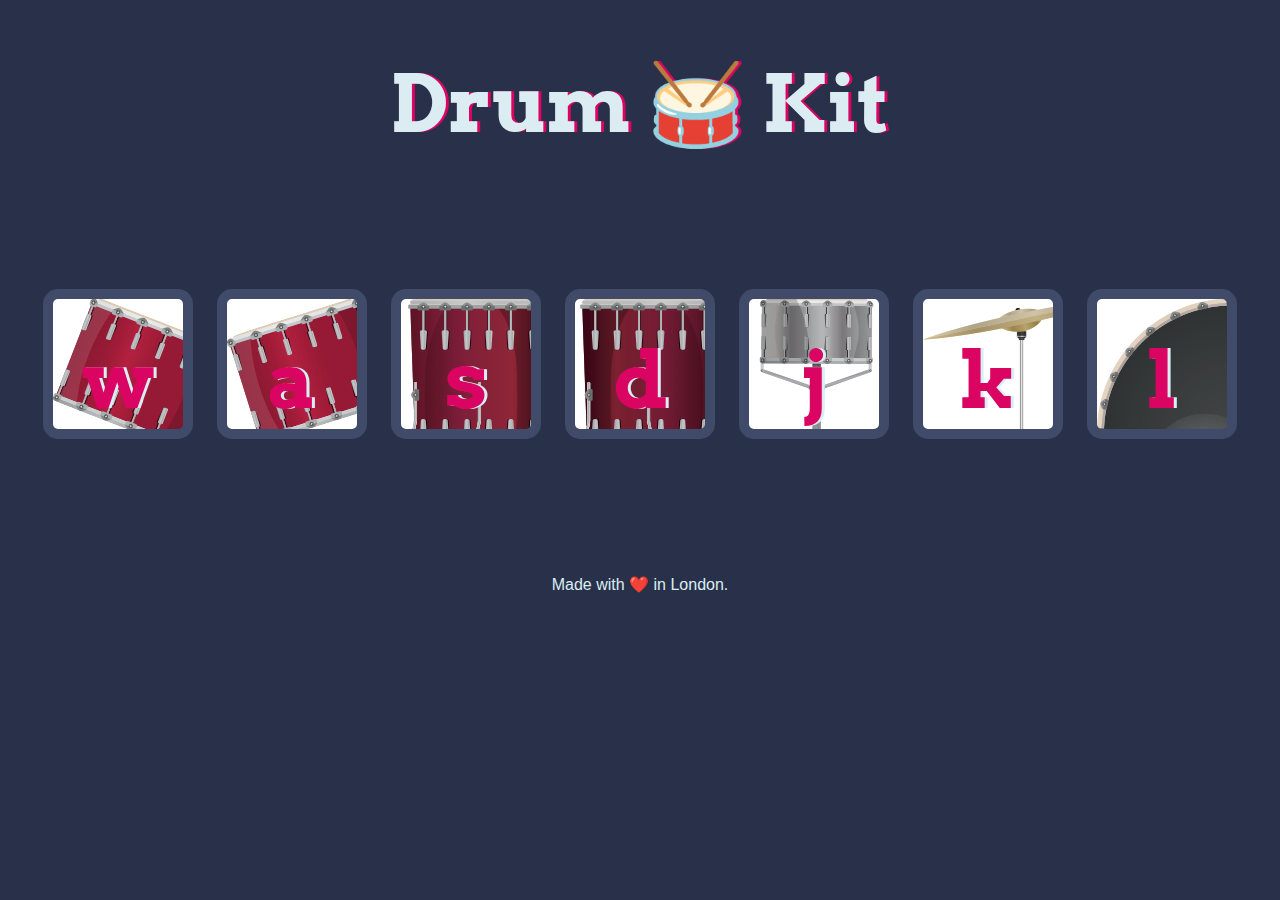
<file: DrumKit/index.html>
<!DOCTYPE html>
<html lang="en" dir="ltr">

    <head>
        <meta charset="utf-8">
        <title>Drum Kit</title>
        <link rel="stylesheet" href="styles.css">
        <link href="https://fonts.googleapis.com/css?family=Arvo" rel="stylesheet">
    </head>

    <body>

        <h1 id="title">Drum 🥁 Kit</h1>
        <main class="set">
            <button class="w drum">w</button>
            <button class="a drum">a</button>
            <button class="s drum">s</button>
            <button class="d drum">d</button>
            <button class="j drum">j</button>
            <button class="k drum">k</button>
            <button class="l drum">l</button>
        </main>

        <script src="index.js" charset="utf-8"></script>
        
    </body>
    <footer>
        Made with ❤️ in London.
    </footer>


</html>
</file>
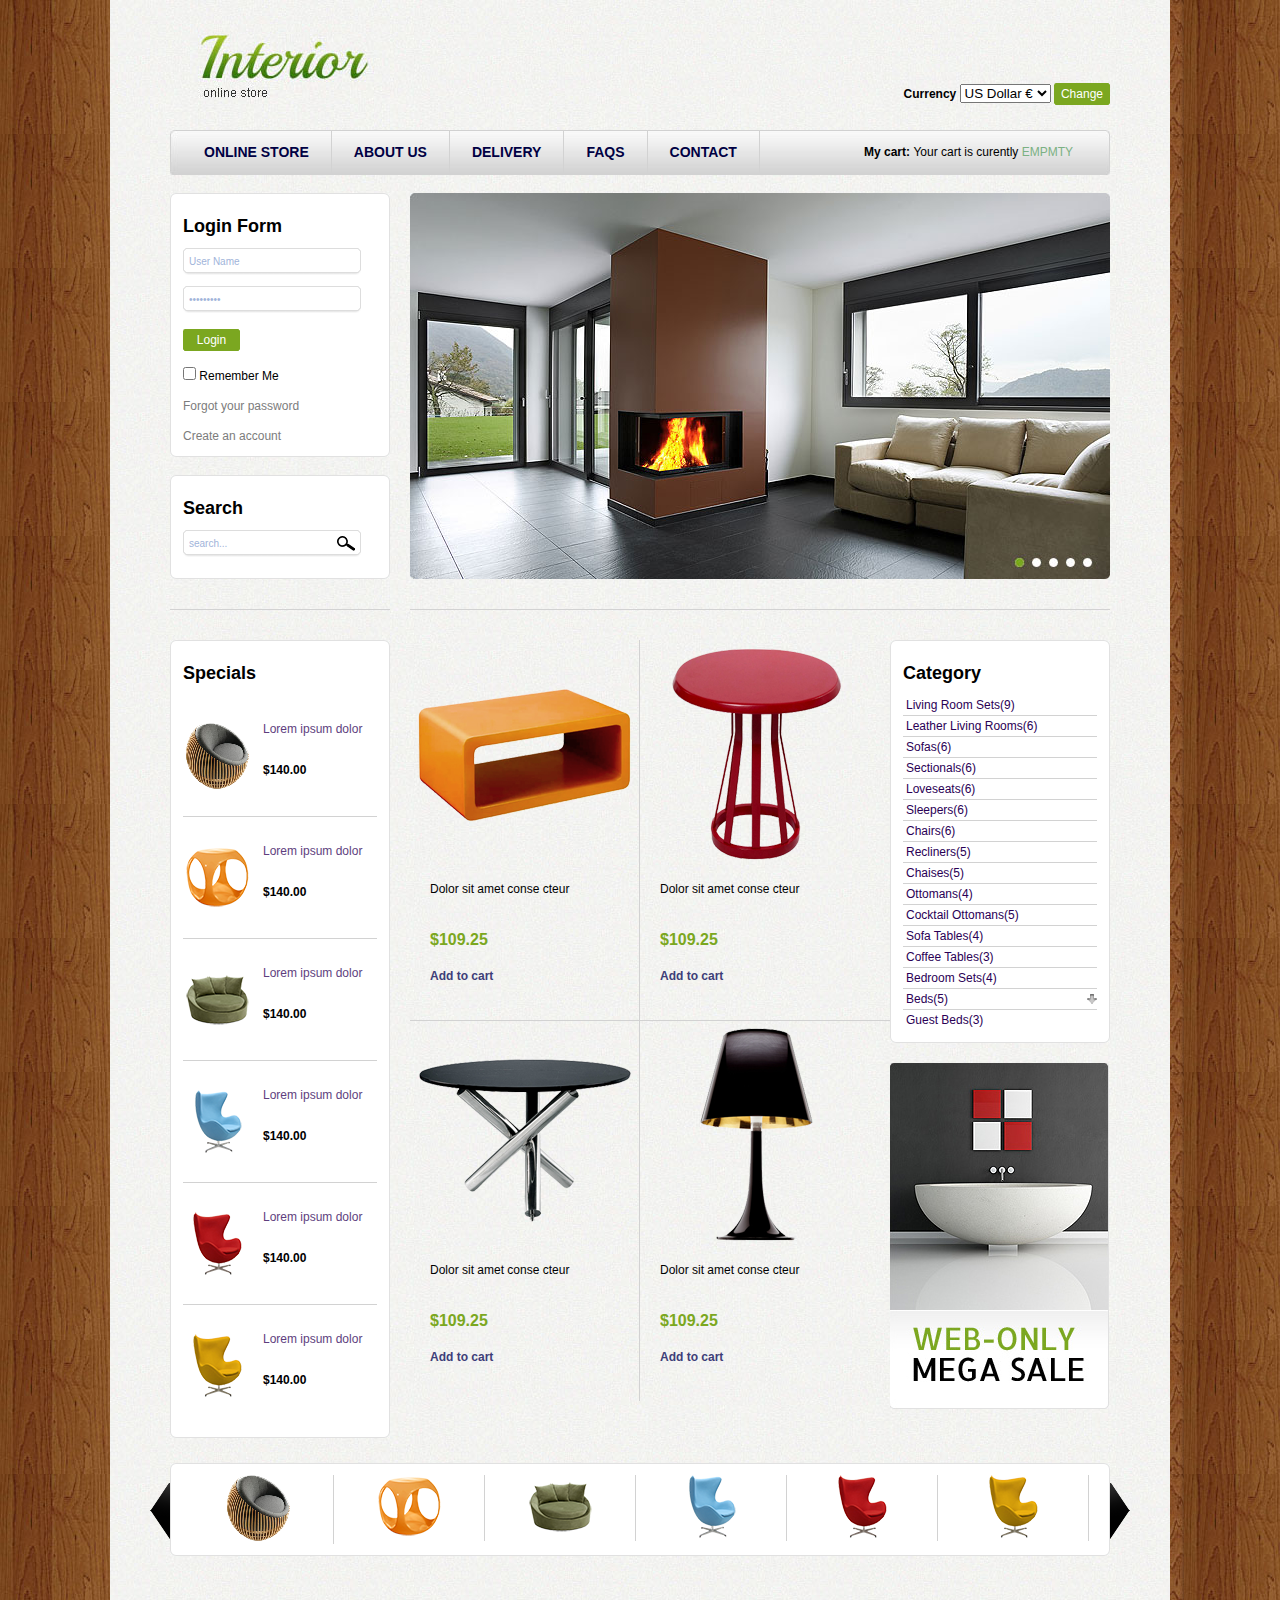
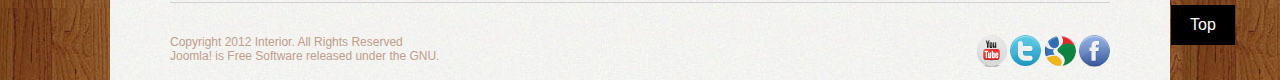
<file: PSDtoHTML/index.html>
<!DOCTYPE HTML PUBLIC "-//W3C//DTD HTML 4.01 Transitional//EN" "http://www.w3.org/TR/html4/loose.dtd">
<html>
<head>
<meta http-equiv="Content-Type" content="text/html; charset=utf-8">
<title>Online store</title>
<link rel="stylesheet" type="text/css" href="css/style.css">
</head>

<body>
	<div id="wrapper">
    	<!-- HEADER - START -->
    	<div id="header">
        	<div class="top">
                <!-- Logo -->
                <div class="logo">&nbsp;<img src="images/logo.jpg" alt="logo">&nbsp;</div>
                <!-- Currency -->
                <div class="currency">
                    <span>Currency</span>
                    <select>
                        <option>US Dollar &#8364; </option>
                        <option>VNĐ đ</option>
                    </select>
                    <a class="btn-link" href="#"><span>Change</span></a>
                </div> 
                <div class="clr"></div>
			</div>
            <!-- Menu -->
            <div class="menu">
            	<div class="right">
                	<div class="content">
                    	<ul>
                        	<li><a href="#">Online Store</a></li>
                            <li class="line-w-45"></li>
                            <li><a href="#">About Us</a></li>
                            <li class="line-w-45"></li>
                            <li><a href="#">Delivery</a></li>
                            <li class="line-w-45"></li>
                            <li><a href="#">FAQs</a></li>
                            <li class="line-w-45"></li>
                            <li><a href="#">Contact</a></li>
                            <li class="line-w-45"></li>
                            <li class="cart"><span>My cart: </span>Your cart is curently <a href="#">empmty</a></li>
                        </ul>
                    </div>
                </div>
            </div>
        </div>
        <!-- HEADER - END -->
        
        <!-- CONTENT - START -->
        <div class="main">
        	<!-- Left -->
        	<div class="left">
                <!-- Box Login -->
                <div class="box" id="box-login">
                    <div class="header"><div class="tr"><div class="tc"></div></div></div>
                    <div class="content">
                    	<h3 class="title">Login Form</h3>
                        <form action="#" method="post" id="login-form">
                        	<div class="row" style="margin-bottom: 11px;">
                            	<span class="button"><span><input type="text" value="User Name" /></span></span>
                            </div>
                            <div class="row" >
                            	<span class="button"><span><input type="password" value="User Name" /></span></span>
                            </div>
                            <div class="row">
                            	<a class="btn-link" href="#"><span>Login</span></a>
                            </div>
                            <div class="row">
                            	<input type="checkbox" name="checkbox" id="checkbox" />
                                <label>Remember Me</label>
                            </div>
                            <div class="row">
                            	<a href="#">Forgot your password</a>
                            </div>
                            <div class="row">
                            	<a href="#">Create an account</a>
                            </div>
                        </form>
                    </div>
                    <div class="footer"><div class="br"><div class="bc"></div></div></div>
                </div>
                <!-- Box Search -->
                <div class="box" id="box-search">
                    <div class="header"><div class="tr"><div class="tc"></div></div></div>
                    <div class="content">
                    	<h3 class="title">Search</h3>
                        <form action="#" method="post" id="search-form">
                        	<div class="row" style="margin-bottom: 11px;">
                            	<span class="button"><span><input type="text" value="search..." /><img src="images/search.png" alt="search"></span></span>
                            </div>
                        </form>
                    </div>
                    <div class="footer"><div class="br"><div class="bc"></div></div></div>
                </div>
                <div class="line-h-220"></div>      
                <!-- Box Special -->
                <div class="box" id="box-special">
                    <div class="header"><div class="tr"><div class="tc"></div></div></div>
                    <div class="content">
                    	<h3 class="title">Specials</h3>
                        
                        <!-- Special product -->
                        <div class="special-product">
                        	<div class="img"><a href="#">&nbsp;<img src="images/product-01.png" alt="product 01" />&nbsp;</a></div>
                            <div class="info">
                            	<p><a href="#">Lorem ipsum dolor</a></p>
                                <span>$140.00</span>
                            </div>
                            <div class="clr"></div>
                        </div>
                        
                        <!-- Special product -->
                        <div class="special-product">
                        	<div class="img"><a href="#">&nbsp;<img src="images/product-02.png" alt="product 02" />&nbsp;</a></div>
                            <div class="info">
                            	<p><a href="#">Lorem ipsum dolor</a></p>
                                <span>$140.00</span>
                            </div>
                            <div class="clr"></div>
                        </div>
                        
                        <!-- Special product -->
                        <div class="special-product">
                        	<div class="img"><a href="#">&nbsp;<img src="images/product-03.png" alt="product 03" />&nbsp;</a></div>
                            <div class="info">
                            	<p><a href="#">Lorem ipsum dolor</a></p>
                                <span>$140.00</span>
                            </div>
                            <div class="clr"></div>
                        </div>
                        
                        <!-- Special product -->
                        <div class="special-product">
                        	<div class="img"><a href="#">&nbsp;<img src="images/product-04.png" alt="product 04" />&nbsp;</a></div>
                            <div class="info">
                            	<p><a href="#">Lorem ipsum dolor</a></p>
                                <span>$140.00</span>
                            </div>
                            <div class="clr"></div>
                        </div>
                        
                        <!-- Special product -->
                        <div class="special-product">
                        	<div class="img"><a href="#">&nbsp;<img src="images/product-05.png" alt="product 05" />&nbsp;</a></div>
                            <div class="info">
                            	<p><a href="#">Lorem ipsum dolor</a></p>
                                <span>$140.00</span>
                            </div>
                            <div class="clr"></div>
                        </div>
                        
                        <!-- Special product -->
                        <div class="special-product" style="border-bottom: none;">
                        	<div class="img"><a href="#">&nbsp;<img src="images/product-06.png" alt="product 06" />&nbsp;</a></div>
                            <div class="info">
                            	<p><a href="#">Lorem ipsum dolor</a></p>
                                <span>$140.00</span>
                            </div>
                            <div class="clr"></div>
                        </div>
                    </div>
                    <div class="footer"><div class="br"><div class="bc"></div></div></div>
                </div>             
            </div>

            <!-- Right -->
            <div class="right">
            	<div class="slide"><img src="images/slide-image.jpg" alt="slide"></div>
                
                <div class="line-h-700"></div>
                
                <!-- COL 1 -->
                <div class="col1">
                	<div class="product-big">
                    	<div class="image">&nbsp;<img src="images/product-big-01.png" alt="product big 01">&nbsp;</div>
                        <div class="info">
                        	<p>Dolor sit amet conse cteur</p>
                            <span>$109.25</span>
                            <a href="#">Add to cart</a>
                        </div>
                    </div>
                    <div class="line-h-380"></div>
                    
                    <div class="product-big">
                    	<div class="image">&nbsp;<img src="images/product-big-02.png" alt="product big 01">&nbsp;</div>
                        <div class="info">
                        	<p>Dolor sit amet conse cteur</p>
                            <span>$109.25</span>
                            <a href="#">Add to cart</a>
                        </div>
                    </div>
                    
                    <div class="line-w-480"></div>
                    
                    <div class="product-big">
                    	<div class="image">&nbsp;<img src="images/product-big-03.png" alt="product big 01">&nbsp;</div>
                        <div class="info">
                        	<p>Dolor sit amet conse cteur</p>
                            <span>$109.25</span>
                            <a href="#">Add to cart</a>
                        </div>
                    </div>
 					<div class="line-h-380"></div>
                    
                    <div class="product-big">
                    	<div class="image">&nbsp;<img src="images/product-big-04.png" alt="product big 01">&nbsp;</div>
                        <div class="info">
                        	<p>Dolor sit amet conse cteur</p>
                            <span>$109.25</span>
                            <a href="#">Add to cart</a>
                        </div>
                    </div>
                </div>
                
                <!-- COL 2 -->
                <div class="col2">
                
                	<!-- BOX CATEGORIES -->
                	<div class="box" id="box-category">
                        <div class="header"><div class="tr"><div class="tc"></div></div></div>
                        <div class="content">
                            <h3 class="title">Category</h3>
                            <ul>
                            	<li><a href="#">Living Room Sets(9)</a></li>
                                <li><a href="#">Leather Living Rooms(6)</a></li>
                                <li><a href="#">Sofas(6)</a></li>
                                <li><a href="#">Sectionals(6)</a></li>
                                <li><a href="#">Loveseats(6)</a></li>
                                <li><a href="#">Sleepers(6)</a></li>
                                <li><a href="#">Chairs(6)</a></li>
                                <li><a href="#">Recliners(5)</a></li>
                                <li><a href="#">Chaises(5)</a></li>
                               	<li><a href="#">Ottomans(4)</a></li>
                                <li><a href="#">Cocktail Ottomans(5)</a></li>
                                <li><a href="#">Sofa Tables(4)</a></li>
                                <li><a href="#">Coffee Tables(3)</a></li>
                                <li><a href="#">Bedroom Sets(4)</a></li>
                                <li  class="active"><a href="#">Beds(5)</a></li>
                                <li><a href="#">Guest Beds(3)</a></li>
                            </ul>
                        </div>
                        <div class="footer"><div class="br"><div class="bc"></div></div></div>
                    </div>
                	
                    <!-- Banner -->
                    <div class="banner"><img src="images/banner-01.jpg" alt="Banner"></div>
                </div>
                
                <div class="clr"></div>
            </div>
            
            <div class="clr"></div>
        </div>
        <!-- CONTENT - END -->
        
        <!-- FOOTER - START -->
        <div id="footer">
        	<!-- Slide -->
        	<div class="slide">
            	<div class="box" id="box-slide">
                	<div class="arrow-left" ><img src="images/arrow-left.png" alt="Left"></div>
                    <div class="arrow-right" ><img src="images/arrow-right.png" alt="Right"></div>
                    <div class="header"><div class="tr"><div class="tc"></div></div></div>
                    <div class="content">
                    	<ul>
                            <li>
                            	<img src="images/product-01.png" alt="product 01">
                                <div class="info">
                                	<div class="overflow"></div>
                                    <a href="#">Living Room</a>
                                </div>
							</li>
                            <li>
                            	<img src="images/product-02.png" alt="product 02">
                                <div class="info">
                                	<div class="overflow"></div>
                                    <a href="#">Living Room</a>
                                </div>
							</li>
                            <li>
                            	<img src="images/product-03.png" alt="product 03">
                                <div class="info">
                                	<div class="overflow"></div>
                                    <a href="#">Living Room</a>
                                </div>
							</li>
                            <li>
                            	<img src="images/product-04.png" alt="product 04">
                                <div class="info">
                                	<div class="overflow"></div>
                                    <a href="#">Living Room</a>
                                </div>
							</li>
                            <li>
                            	<img src="images/product-05.png" alt="product 05">
                                <div class="info">
                                	<div class="overflow"></div>
                                    <a href="#">Living Room</a>
                                </div>
							</li>
                            <li>
                            	<img src="images/product-06.png" alt="product 06">
                                <div class="info">
                                	<div class="overflow"></div>
                                    <a href="#">Living Room</a>
                                </div>
							</li>
                        </ul>
                        <div class="clr"></div>
                    </div>
                    <div class="footer"><div class="br"><div class="bc"></div></div></div>
                </div>
            	
            </div>
            <div class="line-full"></div>
            <!-- Copyright -->
            <div class="copyright">
            	<div class="back-to-top"><a href="#wrapper">Top</a></div>
            	<p class="left">
                	Copyright 2012 Interior. All Rights Reserved<br />
                    Joomla! is Free Software released under the GNU.
                </p>
                <p class="right">
                	<a href="#"><img src="images/youtube.png" alt="youtube"></a>
                    <a href="#"><img src="images/twitter.png" alt="twitter"></a>
                    <a href="#"><img src="images/google.png" alt="google"></a>
                    <a href="#"><img src="images/facebook.png" alt="facebook"></a>
                </p>
                <div class="clr"></div>
            </div>
        </div>
        <!-- FOOTER - END -->
    </div>
</body>
</html>
</file>
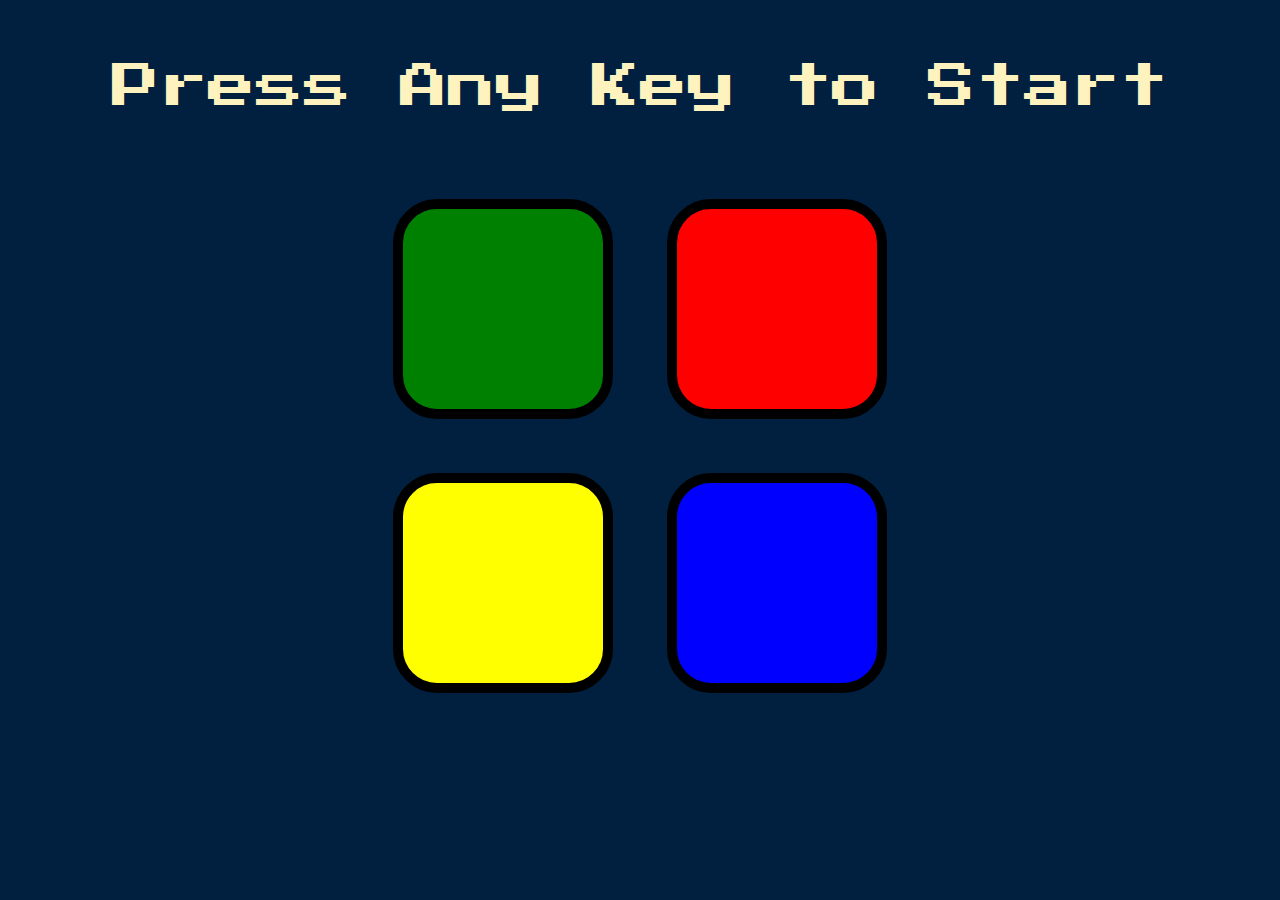
<file: Simon Game/index.html>
<!DOCTYPE html>
<html lang="en" dir="ltr">

<head>
  <meta charset="utf-8">
  <title>Simon</title>
  <link rel="stylesheet" href="styles.css">
  <link href="https://fonts.googleapis.com/css?family=Press+Start+2P" rel="stylesheet">
</head>

<body>
  <header>Press Any Key to Start</header>

  <main>
    <div lass="row">
      <div type="button" id="green" class="btn green"></div>
      <div type="button" id="red" class="btn red"></div>
    </div>
    <div class="row">
      <div type="button" id="yellow" class="btn yellow"></div>
      <div type="button" id="blue" class="btn blue"></div>
    </div>
  </main>

<script src="https://ajax.googleapis.com/ajax/libs/jquery/3.4.1/jquery.min.js"></script>
<script src="game.js" charset="utf-8"></script>

</body>

</html>
</file>
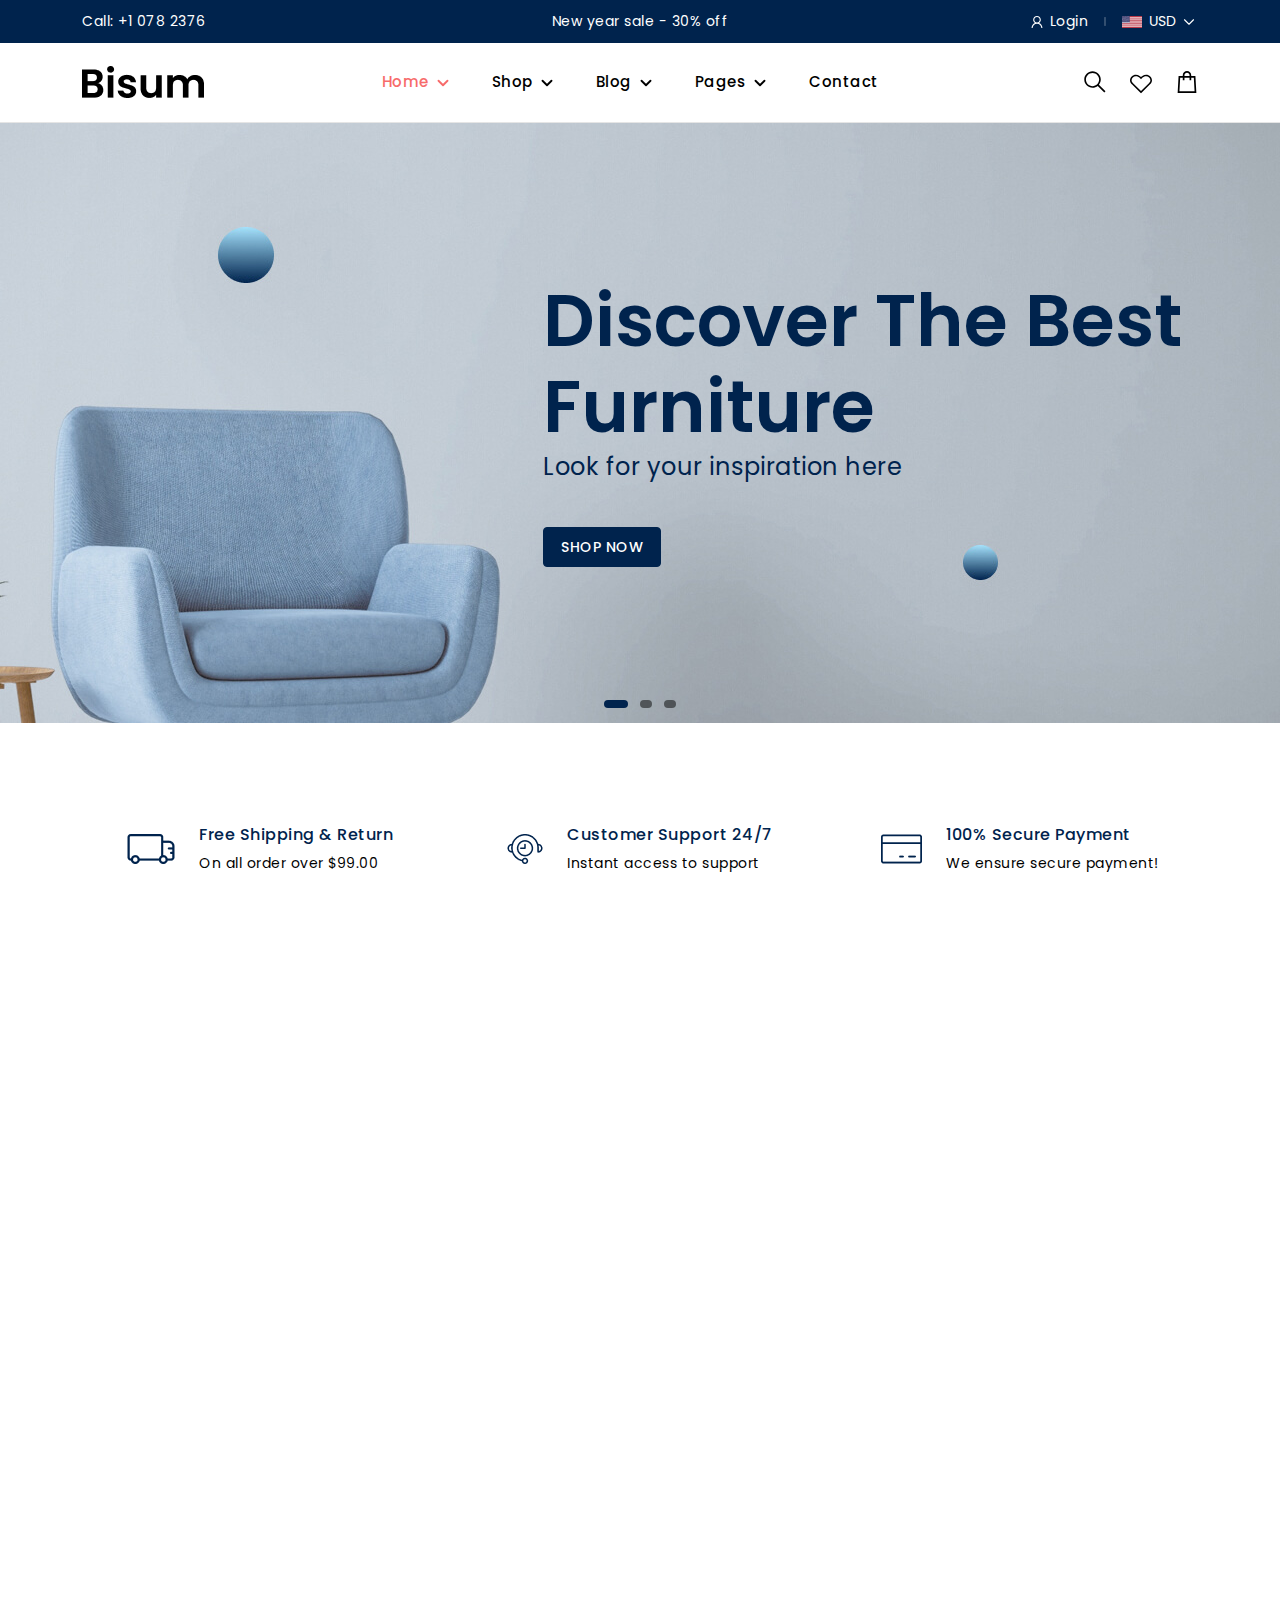
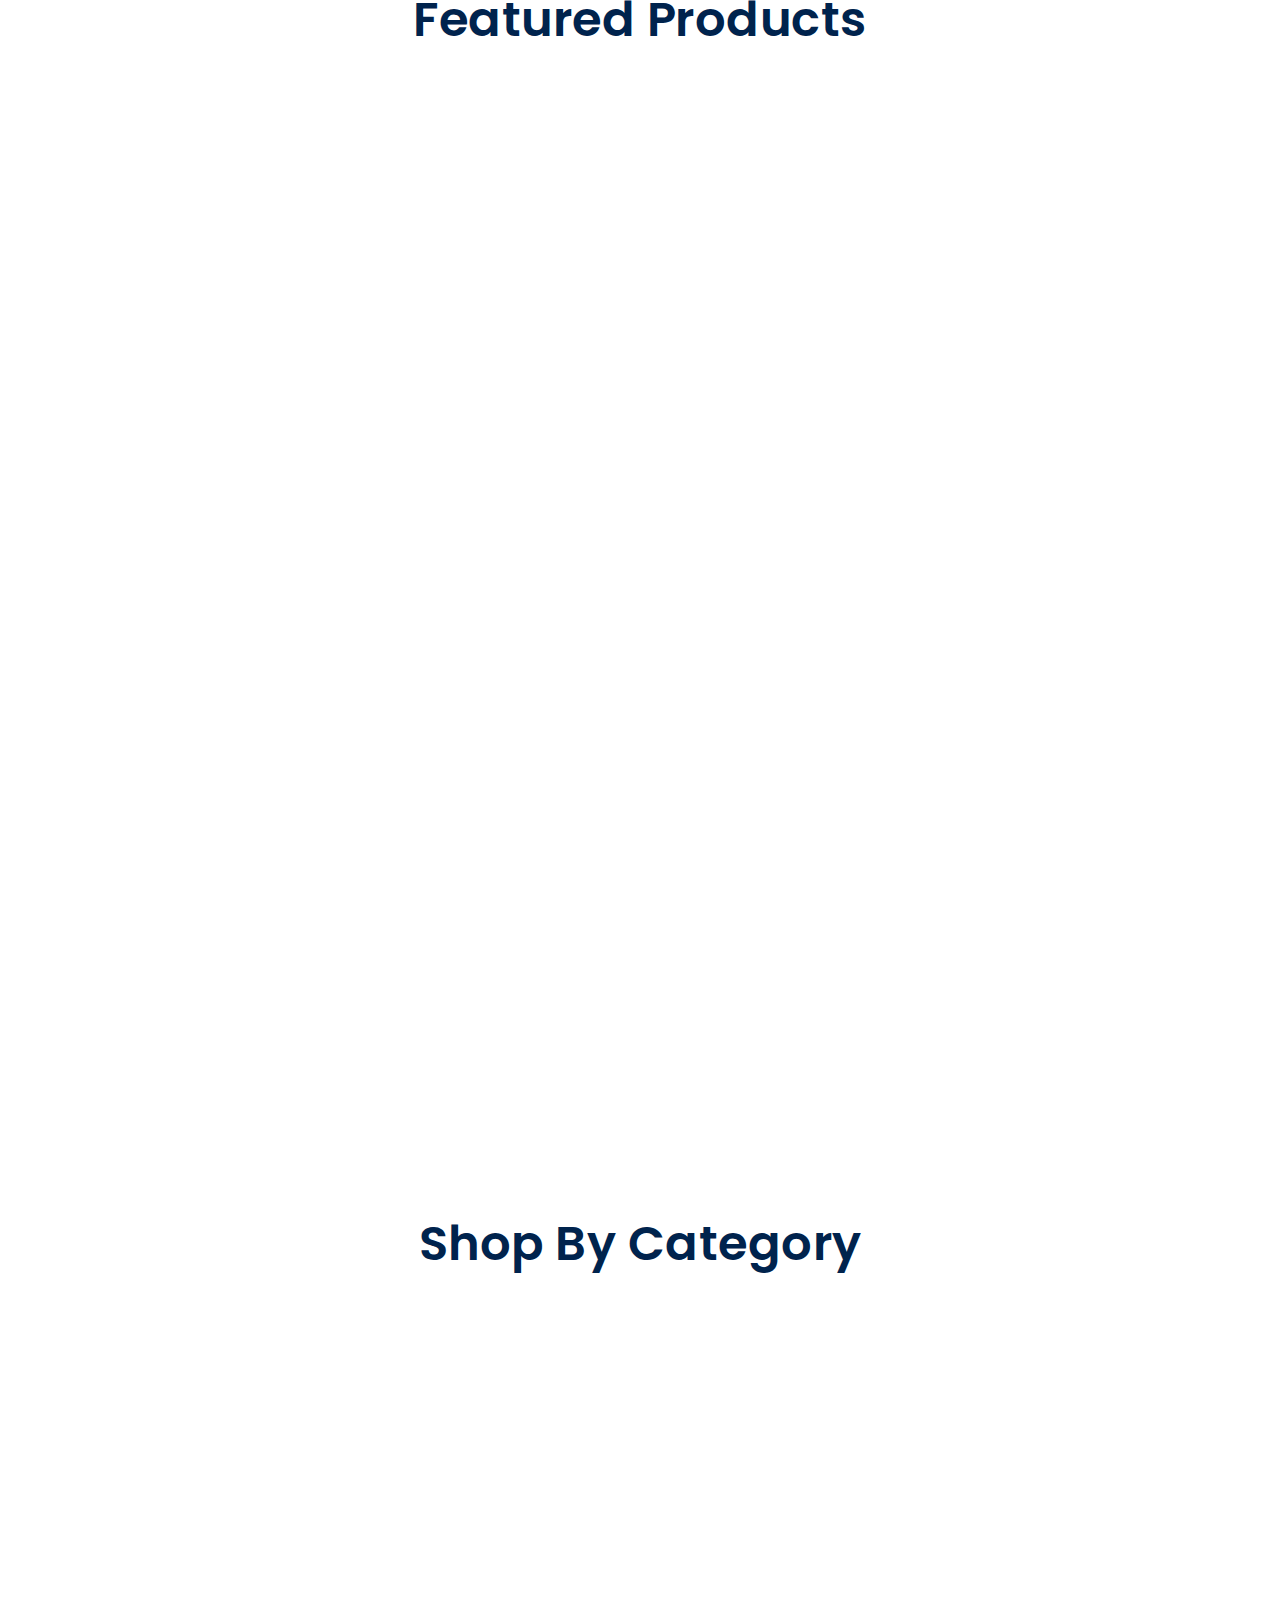
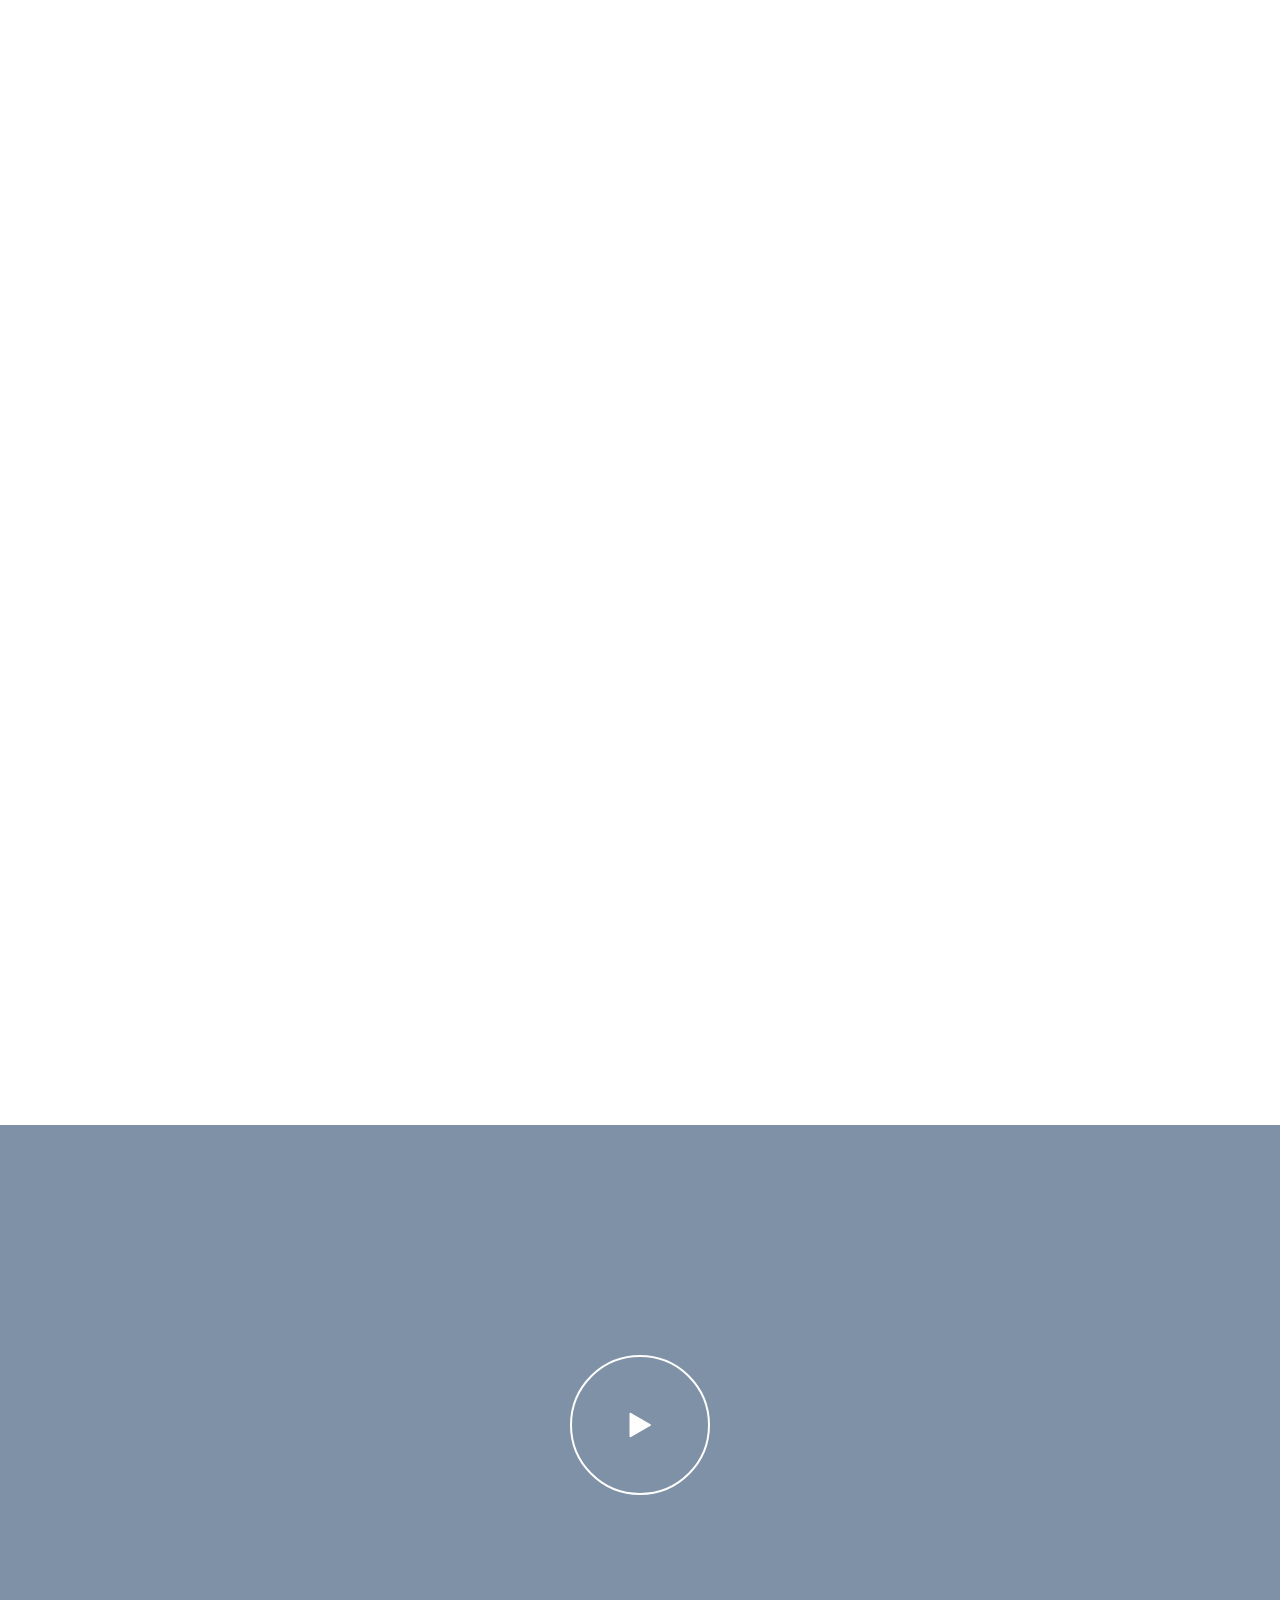
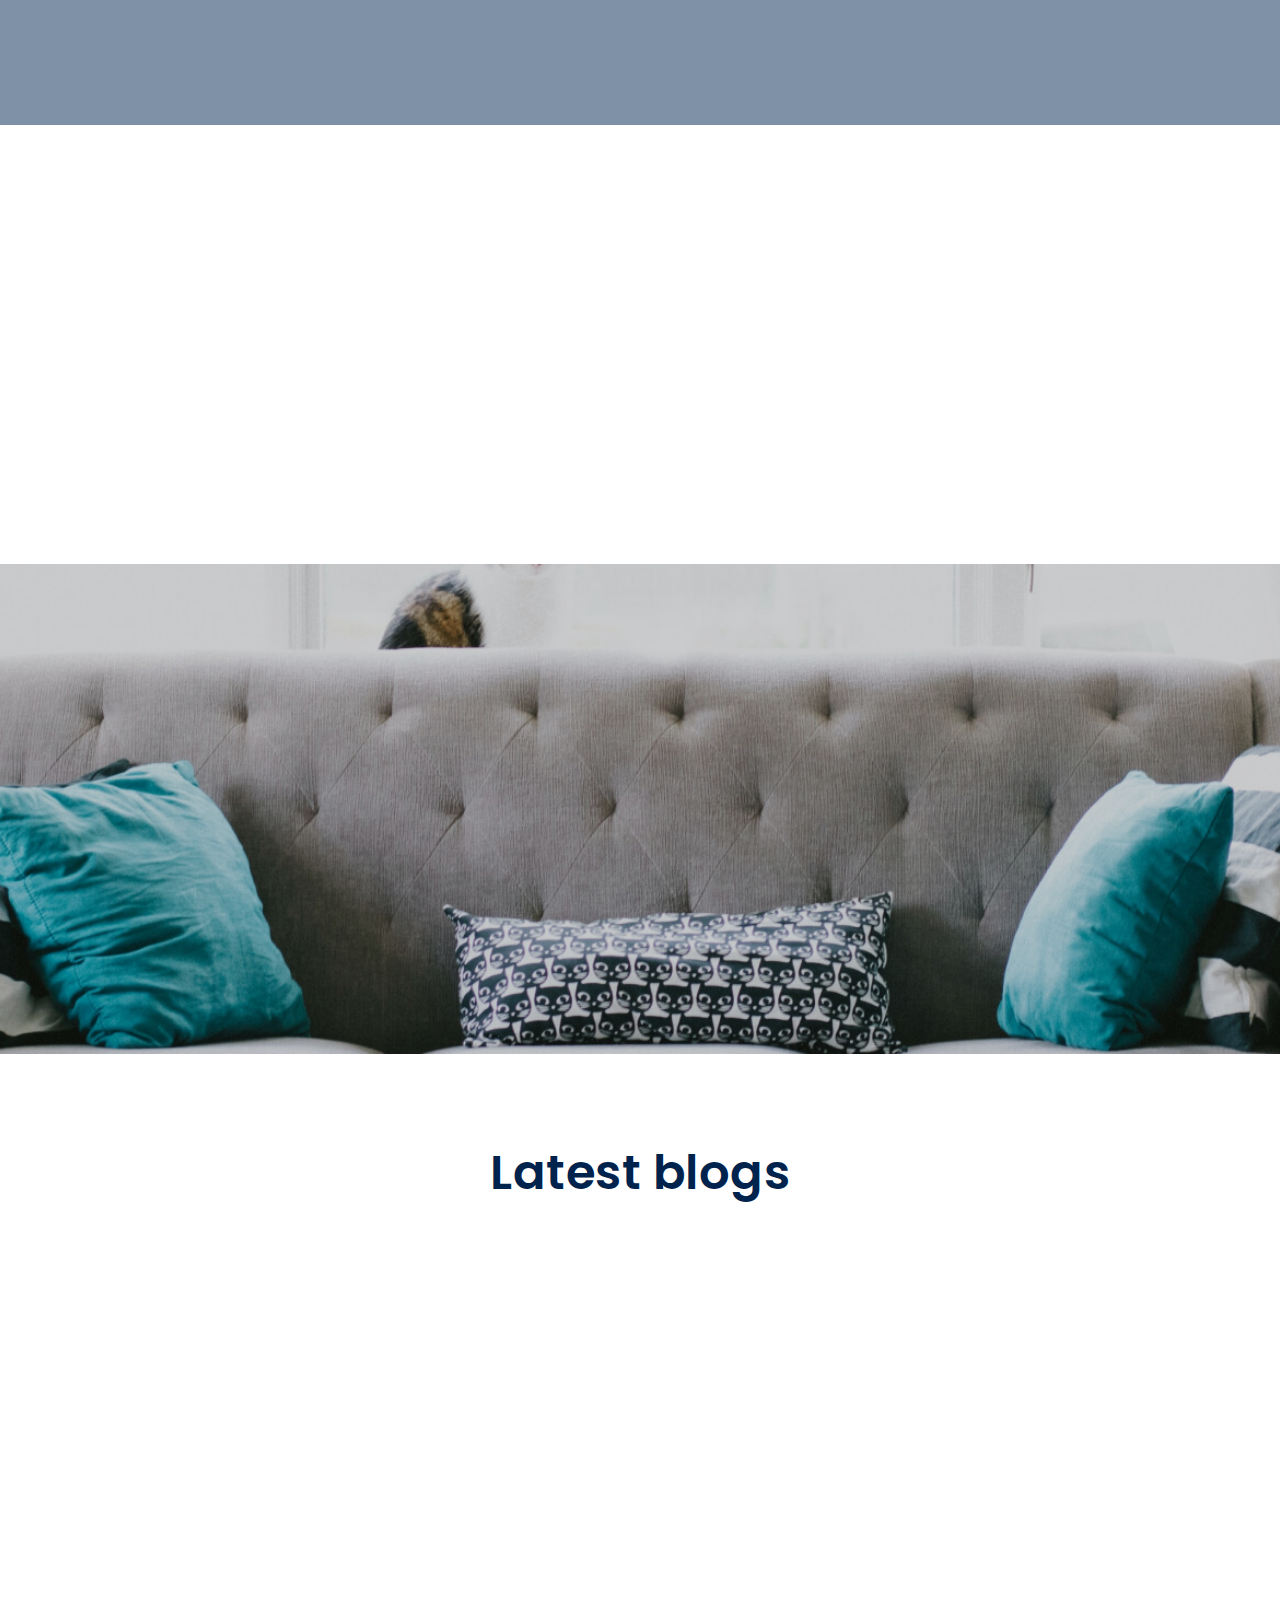
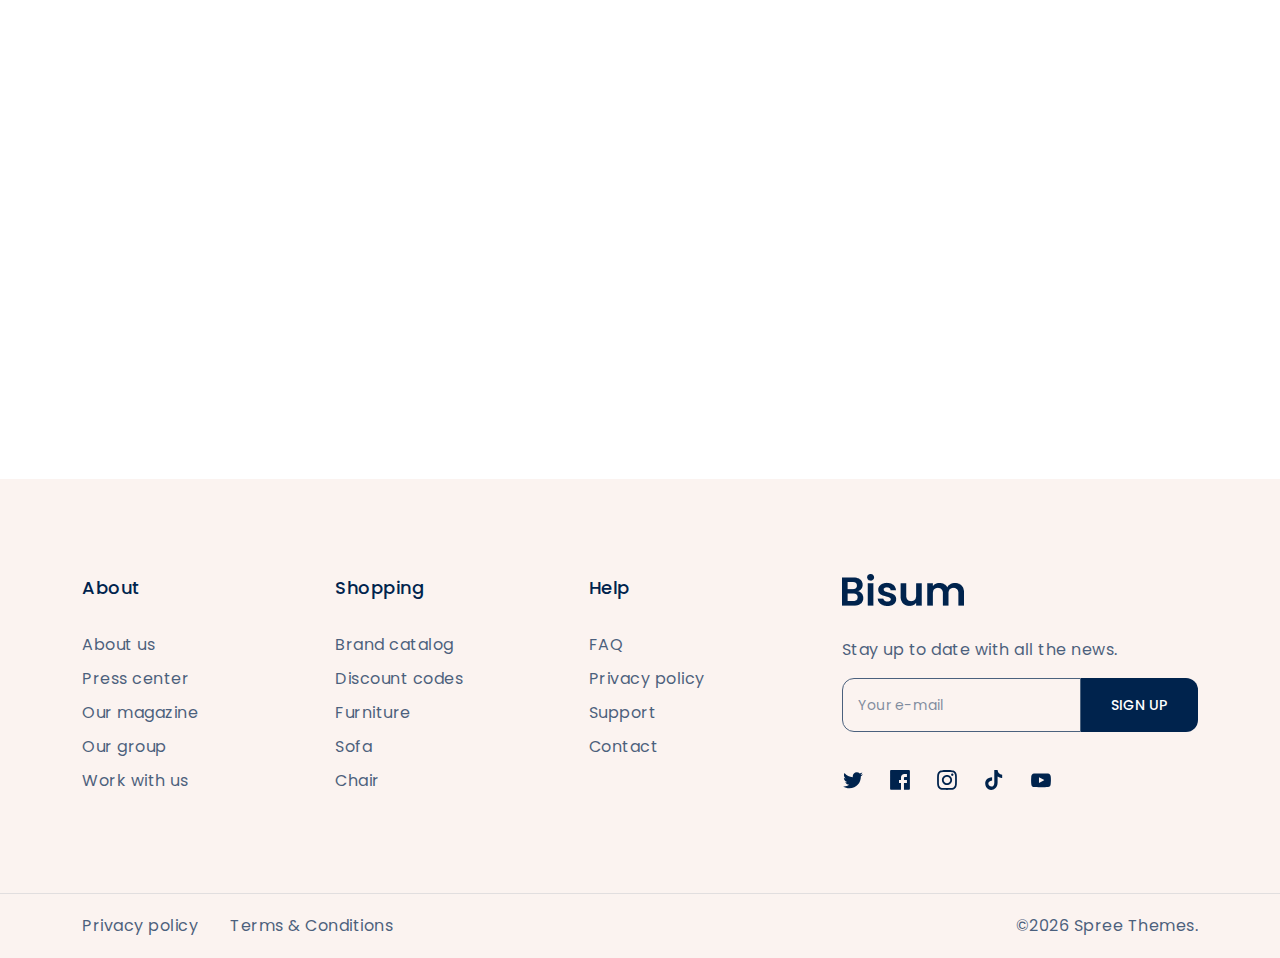
<file: bisum/html/index.html>
<!DOCTYPE html>
<html lang="en" class="no-js">
  <head>
    <title>Bisum - eCommerce Bootstrap 5 Template</title>
    <!-- meta tags -->
    <meta charset="utf-8" />
    <meta http-equiv="X-UA-Compatible" content="IE=edge" />
    <meta
      name="viewport"
      content="width=device-width, initial-scale=1, shrink-to-fit=no"
    />
    <meta name="description" content="meta description" />
    <link
      rel="shortcut icon"
      href="assets/img/favicon.png"
      type="image/x-icon"
    />
    <!-- fonts -->
    <link rel="preconnect" href="https://fonts.googleapis.com" />
    <link rel="preconnect" href="https://fonts.gstatic.com" crossorigin />
    <link
      href="https://fonts.googleapis.com/css2?family=Poppins:wght@300;400;500;600;700&display=swap"
      rel="stylesheet"
    />
    <!-- all css -->
    <style>
      :root {
        --primary-color: #00234d;
        --secondary-color: #f76b6a;

        --btn-primary-border-radius: 0.25rem;
        --btn-primary-color: #fff;
        --btn-primary-background-color: #00234d;
        --btn-primary-border-color: #00234d;
        --btn-primary-hover-color: #fff;
        --btn-primary-background-hover-color: #00234d;
        --btn-primary-border-hover-color: #00234d;
        --btn-primary-font-weight: 500;

        --btn-secondary-border-radius: 0.25rem;
        --btn-secondary-color: #00234d;
        --btn-secondary-background-color: transparent;
        --btn-secondary-border-color: #00234d;
        --btn-secondary-hover-color: #fff;
        --btn-secondary-background-hover-color: #00234d;
        --btn-secondary-border-hover-color: #00234d;
        --btn-secondary-font-weight: 500;

        --heading-color: #000;
        --heading-font-family: "Poppins", sans-serif;
        --heading-font-weight: 700;

        --title-color: #000;
        --title-font-family: "Poppins", sans-serif;
        --title-font-weight: 400;

        --body-color: #000;
        --body-background-color: #fff;
        --body-font-family: "Poppins", sans-serif;
        --body-font-size: 14px;
        --body-font-weight: 400;

        --section-heading-color: #000;
        --section-heading-font-family: "Poppins", sans-serif;
        --section-heading-font-size: 48px;
        --section-heading-font-weight: 600;

        --section-subheading-color: #000;
        --section-subheading-font-family: "Poppins", sans-serif;
        --section-subheading-font-size: 16px;
        --section-subheading-font-weight: 400;
      }
    </style>

    <link rel="stylesheet" href="assets/css/vendor.css" />
    <link rel="stylesheet" href="assets/css/style.css" />
  </head>

  <body>
    <div class="body-wrapper">
      <!-- announcement bar start -->
      <div class="announcement-bar bg-1 py-1 py-lg-2">
        <div class="container">
          <div class="row align-items-center justify-content-between">
            <div class="col-lg-3 d-lg-block d-none">
              <div class="announcement-call-wrapper">
                <div class="announcement-call">
                  <a class="announcement-text text-white" href="tel:+1-078-2376"
                    >Call: +1 078 2376</a
                  >
                </div>
              </div>
            </div>
            <div class="col-lg-6 col-12">
              <div
                class="announcement-text-wrapper d-flex align-items-center justify-content-center"
              >
                <p class="announcement-text text-white">
                  New year sale - 30% off
                </p>
              </div>
            </div>
            <div class="col-lg-3 d-lg-block d-none">
              <div
                class="announcement-meta-wrapper d-flex align-items-center justify-content-end"
              >
                <div class="announcement-meta d-flex align-items-center">
                  <a
                    class="announcement-login announcement-text text-white"
                    href="login.html"
                  >
                    <svg
                      class="icon icon-user"
                      width="10"
                      height="11"
                      viewBox="0 0 10 11"
                      fill="none"
                      xmlns="http://www.w3.org/2000/svg"
                    >
                      <path
                        d="M5 0C3.07227 0 1.5 1.57227 1.5 3.5C1.5 4.70508 2.11523 5.77539 3.04688 6.40625C1.26367 7.17188 0 8.94141 0 11H1C1 8.78516 2.78516 7 5 7C7.21484 7 9 8.78516 9 11H10C10 8.94141 8.73633 7.17188 6.95312 6.40625C7.88477 5.77539 8.5 4.70508 8.5 3.5C8.5 1.57227 6.92773 0 5 0ZM5 1C6.38672 1 7.5 2.11328 7.5 3.5C7.5 4.88672 6.38672 6 5 6C3.61328 6 2.5 4.88672 2.5 3.5C2.5 2.11328 3.61328 1 5 1Z"
                        fill="#fff"
                      />
                    </svg>
                    <span>Login</span>
                  </a>
                  <span class="separator-login d-flex px-3">
                    <svg
                      width="2"
                      height="9"
                      viewBox="0 0 2 9"
                      fill="none"
                      xmlns="http://www.w3.org/2000/svg"
                    >
                      <path
                        opacity="0.4"
                        d="M1 0.5V8.5"
                        stroke="#FEFEFE"
                        stroke-linecap="round"
                      />
                    </svg>
                  </span>
                  <div class="currency-wrapper">
                    <button
                      type="button"
                      class="currency-btn btn-reset text-white"
                      data-bs-toggle="dropdown"
                      aria-expanded="false"
                    >
                      <img
                        class="flag"
                        src="assets/img/flag/usd.jpg"
                        alt="img"
                      />
                      <span>USD</span>
                      <span>
                        <svg
                          class="icon icon-dropdown"
                          xmlns="http://www.w3.org/2000/svg"
                          width="24"
                          height="24"
                          viewBox="0 0 24 24"
                          fill="none"
                          stroke="#fff"
                          stroke-width="1"
                          stroke-linecap="round"
                          stroke-linejoin="round"
                        >
                          <polyline points="6 9 12 15 18 9"></polyline>
                        </svg>
                      </span>
                    </button>

                    <ul
                      class="currency-list dropdown-menu dropdown-menu-end px-2"
                    >
                      <li class="currency-list-item">
                        <a
                          class="currency-list-option"
                          href="#"
                          data-value="USD"
                        >
                          <img
                            class="flag"
                            src="assets/img/flag/usd.jpg"
                            alt="img"
                          />
                          <span>USD</span>
                        </a>
                      </li>
                      <li class="currency-list-item">
                        <a
                          class="currency-list-option"
                          href="#"
                          data-value="CAD"
                        >
                          <img
                            class="flag"
                            src="assets/img/flag/cad.jpg"
                            alt="img"
                          />
                          <span>CAD</span>
                        </a>
                      </li>
                      <li class="currency-list-item">
                        <a
                          class="currency-list-option"
                          href="#"
                          data-value="EUR"
                        >
                          <img
                            class="flag"
                            src="assets/img/flag/eur.jpg"
                            alt="img"
                          />
                          <span>EUR</span>
                        </a>
                      </li>
                      <li class="currency-list-item">
                        <a
                          class="currency-list-option"
                          href="#"
                          data-value="JPY"
                        >
                          <img
                            class="flag"
                            src="assets/img/flag/jpy.jpg"
                            alt="img"
                          />
                          <span>JPY</span>
                        </a>
                      </li>
                      <li class="currency-list-item">
                        <a
                          class="currency-list-option"
                          href="#"
                          data-value="GBP"
                        >
                          <img
                            class="flag"
                            src="assets/img/flag/gbp.jpg"
                            alt="img"
                          />
                          <span>GBP</span>
                        </a>
                      </li>
                    </ul>
                  </div>
                </div>
              </div>
            </div>
          </div>
        </div>
      </div>
      <!-- announcement bar end -->

      <!-- header start -->
      <header class="sticky-header border-btm-black header-1">
        <div class="header-bottom">
          <div class="container">
            <div class="row align-items-center">
              <div class="col-lg-3 col-md-4 col-4">
                <div class="header-logo">
                  <a href="index.html" class="logo-main">
                    <img src="assets/img/logo.png" loading="lazy" alt="bisum" />
                  </a>
                </div>
              </div>
              <div class="col-lg-6 d-lg-block d-none">
                <nav class="site-navigation">
                  <ul class="main-menu list-unstyled justify-content-center">
                    <li class="menu-list-item nav-item has-dropdown active">
                      <div class="mega-menu-header">
                        <a class="nav-link" href="index.html"> Home </a>
                        <span class="open-submenu">
                          <svg
                            class="icon icon-dropdown"
                            xmlns="http://www.w3.org/2000/svg"
                            width="24"
                            height="24"
                            viewBox="0 0 24 24"
                            fill="none"
                            stroke="currentColor"
                            stroke-width="2"
                            stroke-linecap="round"
                            stroke-linejoin="round"
                          >
                            <polyline points="6 9 12 15 18 9"></polyline>
                          </svg>
                        </span>
                      </div>
                      <div class="submenu-transform submenu-transform-desktop">
                        <ul class="submenu list-unstyled">
                          <li class="menu-list-item nav-item-sub">
                            <a
                              class="nav-link-sub nav-text-sub"
                              href="index.html"
                              >Home 1</a
                            >
                          </li>
                          <li class="menu-list-item nav-item-sub">
                            <a
                              class="nav-link-sub nav-text-sub"
                              href="index-shoe.html"
                              >Home 2</a
                            >
                          </li>
                          <li class="menu-list-item nav-item-sub">
                            <a
                              class="nav-link-sub nav-text-sub"
                              href="index-bag.html"
                              >Home 3</a
                            >
                          </li>
                          <li class="menu-list-item nav-item-sub">
                            <a
                              class="nav-link-sub nav-text-sub"
                              href="index-tools.html"
                              >Home 4</a
                            >
                          </li>
                        </ul>
                      </div>
                    </li>
                    <li class="menu-list-item nav-item has-megamenu">
                      <div class="mega-menu-header">
                        <a class="nav-link" href="collection-left-sidebar.html">
                          Shop
                        </a>
                        <span class="open-submenu">
                          <svg
                            class="icon icon-dropdown"
                            xmlns="http://www.w3.org/2000/svg"
                            width="24"
                            height="24"
                            viewBox="0 0 24 24"
                            fill="none"
                            stroke="currentColor"
                            stroke-width="2"
                            stroke-linecap="round"
                            stroke-linejoin="round"
                          >
                            <polyline points="6 9 12 15 18 9"></polyline>
                          </svg>
                        </span>
                      </div>
                      <div class="submenu-transform submenu-transform-desktop">
                        <div class="container">
                          <ul class="submenu megamenu-container list-unstyled">
                            <li class="menu-list-item nav-item-sub">
                              <div class="mega-menu-header">
                                <a
                                  class="nav-link-sub nav-text-sub megamenu-heading"
                                  href="collection-left-sidebar.html"
                                >
                                  CATEGORY PAGES
                                </a>
                              </div>
                              <div class="submenu-transform megamenu-transform">
                                <ul class="megamenu list-unstyled">
                                  <li class="menu-list-item nav-item-sub">
                                    <a
                                      class="nav-link-sub nav-text-sub"
                                      href="collection-left-sidebar.html"
                                      >With Left Sidebar</a
                                    >
                                  </li>
                                  <li class="menu-list-item nav-item-sub">
                                    <a
                                      class="nav-link-sub nav-text-sub"
                                      href="collection-right-sidebar.html"
                                      >With Right Sidebar</a
                                    >
                                  </li>
                                  <li class="menu-list-item nav-item-sub">
                                    <a
                                      class="nav-link-sub nav-text-sub"
                                      href="collection-left-sidebar.html"
                                      >3 Column Layout</a
                                    >
                                  </li>
                                  <li class="menu-list-item nav-item-sub">
                                    <a
                                      class="nav-link-sub nav-text-sub"
                                      href="collection-without-sidebar.html"
                                      >4 Column Layout</a
                                    >
                                  </li>
                                  <li class="menu-list-item nav-item-sub">
                                    <a
                                      class="nav-link-sub nav-text-sub"
                                      href="collection-without-sidebar.html"
                                      >Without Sidebar</a
                                    >
                                  </li>
                                </ul>
                              </div>
                            </li>
                            <li class="menu-list-item nav-item-sub">
                              <div
                                class="mega-menu-header d-flex align-items-center justify-content-between"
                              >
                                <a
                                  class="nav-link-sub nav-text-sub megamenu-heading"
                                  href="collection-right-sidebar.html"
                                >
                                  PRODUCT PAGES
                                </a>
                              </div>
                              <div class="submenu-transform megamenu-transform">
                                <ul class="megamenu list-unstyled">
                                  <li class="menu-list-item nav-item-sub">
                                    <a
                                      class="nav-link-sub nav-text-sub"
                                      href="product.html"
                                      >Simple Product</a
                                    >
                                  </li>
                                  <li class="menu-list-item nav-item-sub">
                                    <a
                                      class="nav-link-sub nav-text-sub"
                                      href="product.html"
                                      >Variable Product</a
                                    >
                                  </li>
                                  <li class="menu-list-item nav-item-sub">
                                    <a
                                      class="nav-link-sub nav-text-sub"
                                      href="product.html"
                                      >Sale Product</a
                                    >
                                  </li>
                                  <li class="menu-list-item nav-item-sub">
                                    <a
                                      class="nav-link-sub nav-text-sub"
                                      href="product.html"
                                      >Featured & On Sale</a
                                    >
                                  </li>
                                  <li class="menu-list-item nav-item-sub">
                                    <a
                                      class="nav-link-sub nav-text-sub"
                                      href="product-2.html"
                                      >Tab Inside</a
                                    >
                                  </li>
                                </ul>
                              </div>
                            </li>
                            <li class="menu-list-item nav-item-sub">
                              <div
                                class="mega-menu-header d-flex align-items-center justify-content-between"
                              >
                                <a
                                  class="nav-link-sub nav-text-sub megamenu-heading"
                                  href="index.html"
                                >
                                  PRODUCT LAYOUTS
                                </a>
                              </div>
                              <div class="submenu-transform megamenu-transform">
                                <ul class="megamenu list-unstyled">
                                  <li class="menu-list-item nav-item-sub">
                                    <a
                                      class="nav-link-sub nav-text-sub"
                                      href="product-2.html"
                                      >Grid Images</a
                                    >
                                  </li>
                                  <li class="menu-list-item nav-item-sub">
                                    <a
                                      class="nav-link-sub nav-text-sub"
                                      href="product.html"
                                      >Vertical Thumb</a
                                    >
                                  </li>
                                  <li class="menu-list-item nav-item-sub">
                                    <a
                                      class="nav-link-sub nav-text-sub"
                                      href="product.html"
                                      >Gallery Type</a
                                    >
                                  </li>
                                  <li class="menu-list-item nav-item-sub">
                                    <a
                                      class="nav-link-sub nav-text-sub"
                                      href="product.html"
                                      >Product Width Layout</a
                                    >
                                  </li>
                                  <li class="menu-list-item nav-item-sub">
                                    <a
                                      class="nav-link-sub nav-text-sub"
                                      href="product.html"
                                      >Sticky Gallery</a
                                    >
                                  </li>
                                </ul>
                              </div>
                            </li>
                            <li class="menu-list-item nav-item-sub">
                              <div
                                class="mega-menu-header d-flex align-items-center justify-content-between"
                              >
                                <a
                                  class="mega-menu-img nav-link-sub nav-text-sub"
                                  href="collection-left-sidebar.html"
                                >
                                  <img
                                    class="menu-img"
                                    src="assets/img/menu/1.jpg"
                                    alt="img"
                                  />
                                  <h2 class="img-menu-heading text_16 mt-2">
                                    Featured Collection
                                  </h2>
                                  <div
                                    class="img-menu-action text_12 bg-transparent p-0"
                                  >
                                    <span>DISCOVER NOW</span>
                                    <span>
                                      <svg
                                        xmlns="http://www.w3.org/2000/svg"
                                        width="30"
                                        height="18"
                                        fill="#000"
                                        class="icon-right-long"
                                        viewBox="0 0 16 16"
                                      >
                                        <path
                                          fill-rule="evenodd"
                                          d="M1 8a.5.5 0 0 1 .5-.5h11.793l-3.147-3.146a.5.5 0 0 1 .708-.708l4 4a.5.5 0 0 1 0 .708l-4 4a.5.5 0 0 1-.708-.708L13.293 8.5H1.5A.5.5 0 0 1 1 8z"
                                        />
                                      </svg>
                                    </span>
                                  </div>
                                </a>
                              </div>
                            </li>
                          </ul>
                        </div>
                      </div>
                    </li>
                    <li class="menu-list-item nav-item has-dropdown">
                      <div class="mega-menu-header">
                        <a class="nav-link" href="blog.html">Blog</a>
                        <span class="open-submenu">
                          <svg
                            class="icon icon-dropdown"
                            xmlns="http://www.w3.org/2000/svg"
                            width="24"
                            height="24"
                            viewBox="0 0 24 24"
                            fill="none"
                            stroke="currentColor"
                            stroke-width="2"
                            stroke-linecap="round"
                            stroke-linejoin="round"
                          >
                            <polyline points="6 9 12 15 18 9"></polyline>
                          </svg>
                        </span>
                      </div>
                      <div class="submenu-transform submenu-transform-desktop">
                        <ul class="submenu list-unstyled">
                          <li class="menu-list-item nav-item-sub">
                            <a
                              class="nav-link-sub nav-text-sub"
                              href="blog.html"
                              >Blog</a
                            >
                          </li>
                          <li class="menu-list-item nav-item-sub">
                            <a
                              class="nav-link-sub nav-text-sub"
                              href="article.html"
                              >Blog Details</a
                            >
                          </li>
                        </ul>
                      </div>
                    </li>
                    <li class="menu-list-item nav-item has-dropdown">
                      <div class="mega-menu-header">
                        <a class="nav-link" href="about-us.html"> Pages </a>
                        <span class="open-submenu">
                          <svg
                            class="icon icon-dropdown"
                            xmlns="http://www.w3.org/2000/svg"
                            width="24"
                            height="24"
                            viewBox="0 0 24 24"
                            fill="none"
                            stroke="currentColor"
                            stroke-width="2"
                            stroke-linecap="round"
                            stroke-linejoin="round"
                          >
                            <polyline points="6 9 12 15 18 9"></polyline>
                          </svg>
                        </span>
                      </div>
                      <div class="submenu-transform submenu-transform-desktop">
                        <ul class="submenu list-unstyled">
                          <li class="menu-list-item nav-item-sub">
                            <a
                              class="nav-link-sub nav-text-sub"
                              href="about-us.html"
                              >About Us</a
                            >
                          </li>
                          <li class="menu-list-item nav-item-sub">
                            <a
                              class="nav-link-sub nav-text-sub"
                              href="contact.html"
                              >Contact</a
                            >
                          </li>
                          <li class="menu-list-item nav-item-sub">
                            <a class="nav-link-sub nav-text-sub" href="faq.html"
                              >FAQ</a
                            >
                          </li>
                          <li class="menu-list-item nav-item-sub">
                            <a class="nav-link-sub nav-text-sub" href="404.html"
                              >404 page</a
                            >
                          </li>
                          <li class="menu-list-item nav-item-sub">
                            <a
                              class="nav-link-sub nav-text-sub"
                              href="login.html"
                              >Login</a
                            >
                          </li>
                          <li class="menu-list-item nav-item-sub">
                            <a
                              class="nav-link-sub nav-text-sub"
                              href="register.html"
                              >Register</a
                            >
                          </li>
                          <li class="menu-list-item nav-item-sub">
                            <a
                              class="nav-link-sub nav-text-sub"
                              href="wishlist.html"
                              >Wishlist</a
                            >
                          </li>
                          <li class="menu-list-item nav-item-sub">
                            <a
                              class="nav-link-sub nav-text-sub"
                              href="cart.html"
                              >Cart</a
                            >
                          </li>
                          <li class="menu-list-item nav-item-sub">
                            <a
                              class="nav-link-sub nav-text-sub"
                              href="checkout.html"
                              >Checkout</a
                            >
                          </li>
                        </ul>
                      </div>
                    </li>
                    <li class="menu-list-item nav-item">
                      <a class="nav-link" href="contact.html">Contact</a>
                    </li>
                  </ul>
                </nav>
              </div>
              <div class="col-lg-3 col-md-8 col-8">
                <div
                  class="header-action d-flex align-items-center justify-content-end"
                >
                  <a
                    class="header-action-item header-search"
                    href="javascript:void(0)"
                  >
                    <svg
                      class="icon icon-search"
                      width="20"
                      height="20"
                      viewBox="0 0 20 20"
                      fill="none"
                      xmlns="http://www.w3.org/2000/svg"
                    >
                      <path
                        d="M7.75 0.250183C11.8838 0.250183 15.25 3.61639 15.25 7.75018C15.25 9.54608 14.6201 11.1926 13.5625 12.4846L19.5391 18.4611L18.4609 19.5392L12.4844 13.5627C11.1924 14.6203 9.5459 15.2502 7.75 15.2502C3.61621 15.2502 0.25 11.884 0.25 7.75018C0.25 3.61639 3.61621 0.250183 7.75 0.250183ZM7.75 1.75018C4.42773 1.75018 1.75 4.42792 1.75 7.75018C1.75 11.0724 4.42773 13.7502 7.75 13.7502C11.0723 13.7502 13.75 11.0724 13.75 7.75018C13.75 4.42792 11.0723 1.75018 7.75 1.75018Z"
                        fill="black"
                      />
                    </svg>
                  </a>
                  <a
                    class="header-action-item header-wishlist ms-4 d-none d-lg-block"
                    href="wishlist.html"
                  >
                    <svg
                      class="icon icon-wishlist"
                      width="26"
                      height="22"
                      viewBox="0 0 26 22"
                      fill="none"
                      xmlns="http://www.w3.org/2000/svg"
                    >
                      <path
                        d="M6.96429 0.000183105C3.12305 0.000183105 0 3.10686 0 6.84843C0 8.15388 0.602121 9.28455 1.16071 10.1014C1.71931 10.9181 2.29241 11.4425 2.29241 11.4425L12.3326 21.3439L13 22.0002L13.6674 21.3439L23.7076 11.4425C23.7076 11.4425 26 9.45576 26 6.84843C26 3.10686 22.877 0.000183105 19.0357 0.000183105C15.8474 0.000183105 13.7944 1.88702 13 2.68241C12.2056 1.88702 10.1526 0.000183105 6.96429 0.000183105ZM6.96429 1.82638C9.73912 1.82638 12.3036 4.48008 12.3036 4.48008L13 5.25051L13.6964 4.48008C13.6964 4.48008 16.2609 1.82638 19.0357 1.82638C21.8613 1.82638 24.1429 4.10557 24.1429 6.84843C24.1429 8.25732 22.4018 10.1584 22.4018 10.1584L13 19.4036L3.59821 10.1584C3.59821 10.1584 3.14844 9.73397 2.69866 9.07411C2.24888 8.41426 1.85714 7.55466 1.85714 6.84843C1.85714 4.10557 4.13867 1.82638 6.96429 1.82638Z"
                        fill="black"
                      />
                    </svg>
                  </a>
                  <a
                    class="header-action-item header-cart ms-4"
                    href="#drawer-cart"
                    data-bs-toggle="offcanvas"
                  >
                    <svg
                      class="icon icon-cart"
                      width="24"
                      height="26"
                      viewBox="0 0 24 26"
                      fill="none"
                      xmlns="http://www.w3.org/2000/svg"
                    >
                      <path
                        d="M12 0.000183105C9.25391 0.000183105 7 2.25409 7 5.00018V6.00018H2.0625L2 6.93768L1 24.9377L0.9375 26.0002H23.0625L23 24.9377L22 6.93768L21.9375 6.00018H17V5.00018C17 2.25409 14.7461 0.000183105 12 0.000183105ZM12 2.00018C13.6562 2.00018 15 3.34393 15 5.00018V6.00018H9V5.00018C9 3.34393 10.3438 2.00018 12 2.00018ZM3.9375 8.00018H7V11.0002H9V8.00018H15V11.0002H17V8.00018H20.0625L20.9375 24.0002H3.0625L3.9375 8.00018Z"
                        fill="black"
                      />
                    </svg>
                  </a>
                  <a
                    class="header-action-item header-hamburger ms-4 d-lg-none"
                    href="#drawer-menu"
                    data-bs-toggle="offcanvas"
                  >
                    <svg
                      class="icon icon-hamburger"
                      xmlns="http://www.w3.org/2000/svg"
                      width="24"
                      height="24"
                      viewBox="0 0 24 24"
                      fill="none"
                      stroke="#000"
                      stroke-width="2"
                      stroke-linecap="round"
                      stroke-linejoin="round"
                    >
                      <line x1="3" y1="12" x2="21" y2="12"></line>
                      <line x1="3" y1="6" x2="21" y2="6"></line>
                      <line x1="3" y1="18" x2="21" y2="18"></line>
                    </svg>
                  </a>
                </div>
              </div>
            </div>
          </div>
          <div class="search-wrapper">
            <div class="container">
              <form action="#" class="search-form d-flex align-items-center">
                <button
                  type="submit"
                  class="search-submit bg-transparent pl-0 text-start"
                >
                  <svg
                    class="icon icon-search"
                    width="20"
                    height="20"
                    viewBox="0 0 20 20"
                    fill="none"
                    xmlns="http://www.w3.org/2000/svg"
                  >
                    <path
                      d="M7.75 0.250183C11.8838 0.250183 15.25 3.61639 15.25 7.75018C15.25 9.54608 14.6201 11.1926 13.5625 12.4846L19.5391 18.4611L18.4609 19.5392L12.4844 13.5627C11.1924 14.6203 9.5459 15.2502 7.75 15.2502C3.61621 15.2502 0.25 11.884 0.25 7.75018C0.25 3.61639 3.61621 0.250183 7.75 0.250183ZM7.75 1.75018C4.42773 1.75018 1.75 4.42792 1.75 7.75018C1.75 11.0724 4.42773 13.7502 7.75 13.7502C11.0723 13.7502 13.75 11.0724 13.75 7.75018C13.75 4.42792 11.0723 1.75018 7.75 1.75018Z"
                      fill="black"
                    />
                  </svg>
                </button>
                <div class="search-input mr-4">
                  <input
                    type="text"
                    placeholder="Search your products..."
                    autocomplete="off"
                  />
                </div>
                <div class="search-close">
                  <svg
                    xmlns="http://www.w3.org/2000/svg"
                    width="24"
                    height="24"
                    viewBox="0 0 24 24"
                    fill="none"
                    stroke="currentColor"
                    stroke-width="2"
                    stroke-linecap="round"
                    stroke-linejoin="round"
                    class="icon icon-close"
                  >
                    <line x1="18" y1="6" x2="6" y2="18"></line>
                    <line x1="6" y1="6" x2="18" y2="18"></line>
                  </svg>
                </div>
              </form>
            </div>
          </div>
        </div>
      </header>
      <!-- header end -->

      <main id="MainContent" class="content-for-layout">
        <!-- slideshow start -->
        <div class="slideshow-section position-relative">
          <div
            class="slideshow-active activate-slider"
            data-slick='{
                    "slidesToShow": 1, 
                    "slidesToScroll": 1, 
                    "dots": true,
                    "arrows": true,
                    "responsive": [
                        {
                        "breakpoint": 768,
                        "settings": {
                            "arrows": false
                        }
                        }
                    ]
                }'
          >
            <div class="slide-item slide-item-bag position-relative">
              <img
                class="slide-img d-none d-md-block"
                src="assets/img/slideshow/f1.jpg"
                alt="slide-1"
              />
              <img
                class="slide-img d-md-none"
                src="assets/img/slideshow/f1-m.jpg"
                alt="slide-1"
              />
              <div class="content-absolute content-slide">
                <div
                  class="container height-inherit d-flex align-items-center justify-content-end"
                >
                  <div class="content-box slide-content slide-content-1 py-4">
                    <h2
                      class="slide-heading heading_72 animate__animated animate__fadeInUp"
                      data-animation="animate__animated animate__fadeInUp"
                    >
                      Discover The Best Furniture
                    </h2>
                    <p
                      class="slide-subheading heading_24 animate__animated animate__fadeInUp"
                      data-animation="animate__animated animate__fadeInUp"
                    >
                      Look for your inspiration here
                    </p>
                    <a
                      class="btn-primary slide-btn animate__animated animate__fadeInUp"
                      href="collection-left-sidebar.html"
                      data-animation="animate__animated animate__fadeInUp"
                      >SHOP NOW</a
                    >
                  </div>
                </div>
              </div>
            </div>
            <div class="slide-item slide-item-bag position-relative">
              <img
                class="slide-img d-none d-md-block"
                src="assets/img/slideshow/f2.jpg"
                alt="slide-2"
              />
              <img
                class="slide-img d-md-none"
                src="assets/img/slideshow/f2-m.jpg"
                alt="slide-2"
              />
              <div class="content-absolute content-slide">
                <div
                  class="container height-inherit d-flex align-items-center justify-content-end"
                >
                  <div
                    class="content-box slide-content slide-content-1 py-4 text-center"
                  >
                    <h2
                      class="slide-heading heading_72 animate__animated animate__fadeInUp"
                      data-animation="animate__animated animate__fadeInUp"
                    >
                      Discover The Best Furniture
                    </h2>
                    <p
                      class="slide-subheading heading_24 animate__animated animate__fadeInUp"
                      data-animation="animate__animated animate__fadeInUp"
                    >
                      Look for your inspiration here
                    </p>
                    <a
                      class="btn-primary slide-btn animate__animated animate__fadeInUp"
                      href="collection-left-sidebar.html"
                      data-animation="animate__animated animate__fadeInUp"
                      >SHOP NOW</a
                    >
                  </div>
                </div>
              </div>
            </div>
            <div class="slide-item slide-item-bag position-relative">
              <img
                class="slide-img d-none d-md-block"
                src="assets/img/slideshow/f3.jpg"
                alt="slide-3"
              />
              <img
                class="slide-img d-md-none"
                src="assets/img/slideshow/f3-m.jpg"
                alt="slide-3"
              />
              <div class="content-absolute content-slide">
                <div
                  class="container height-inherit d-flex align-items-center justify-content-center"
                >
                  <div
                    class="content-box slide-content slide-content-1 py-4 text-center"
                  >
                    <h2
                      class="slide-heading heading_72 animate__animated animate__fadeInUp"
                      data-animation="animate__animated animate__fadeInUp"
                    >
                      Discover The Best Furniture
                    </h2>
                    <p
                      class="slide-subheading heading_24 animate__animated animate__fadeInUp"
                      data-animation="animate__animated animate__fadeInUp"
                    >
                      Look for your inspiration here
                    </p>
                    <a
                      class="btn-primary slide-btn animate__animated animate__fadeInUp"
                      href="collection-left-sidebar.html"
                      data-animation="animate__animated animate__fadeInUp"
                      >SHOP NOW</a
                    >
                  </div>
                </div>
              </div>
            </div>
          </div>
          <div class="activate-arrows"></div>
          <div class="activate-dots dot-tools"></div>
        </div>
        <!-- slideshow end -->

        <!-- trusted badge start -->
        <div class="trusted-section mt-100 overflow-hidden">
          <div class="trusted-section-inner">
            <div class="container">
              <div class="row justify-content-center trusted-row">
                <div class="col-lg-4 col-md-6 col-12">
                  <div class="trusted-badge rounded p-0">
                    <div class="trusted-icon">
                      <img
                        class="icon-trusted"
                        src="assets/img/trusted/1.png"
                        alt="icon-1"
                      />
                    </div>
                    <div class="trusted-content">
                      <h2 class="heading_18 trusted-heading">
                        Free Shipping & Return
                      </h2>
                      <p
                        class="text_16 trusted-subheading trusted-subheading-2"
                      >
                        On all order over $99.00
                      </p>
                    </div>
                  </div>
                </div>
                <div class="col-lg-4 col-md-6 col-12">
                  <div class="trusted-badge rounded p-0">
                    <div class="trusted-icon">
                      <img
                        class="icon-trusted"
                        src="assets/img/trusted/2.png"
                        alt="icon-2"
                      />
                    </div>
                    <div class="trusted-content">
                      <h2 class="heading_18 trusted-heading">
                        Customer Support 24/7
                      </h2>
                      <p
                        class="text_16 trusted-subheading trusted-subheading-2"
                      >
                        Instant access to support
                      </p>
                    </div>
                  </div>
                </div>
                <div class="col-lg-4 col-md-6 col-12">
                  <div class="trusted-badge rounded p-0">
                    <div class="trusted-icon">
                      <img
                        class="icon-trusted"
                        src="assets/img/trusted/3.png"
                        alt="icon-3"
                      />
                    </div>
                    <div class="trusted-content">
                      <h2 class="heading_18 trusted-heading">
                        100% Secure Payment
                      </h2>
                      <p
                        class="text_16 trusted-subheading trusted-subheading-2"
                      >
                        We ensure secure payment!
                      </p>
                    </div>
                  </div>
                </div>
              </div>
            </div>
          </div>
        </div>
        <!-- trusted badge end -->

        <!-- banner start -->
        <div class="grid-banner mt-100 overflow-hidden">
          <div class="collection-tab-inner mt-0">
            <div class="container">
              <div class="grid-container-2">
                <a
                  class="grid-item grid-item-1 position-relative rounded mt-0 d-flex"
                  href="collection-left-sidebar.html"
                  data-aos="fade-right"
                  data-aos-duration="700"
                >
                  <img
                    class="banner-img rounded"
                    src="assets/img/banner/f1.jpg"
                    alt="banner-1"
                  />
                  <div class="content-absolute content-slide">
                    <div class="container height-inherit d-flex">
                      <div class="content-box banner-content p-4">
                        <h2 class="heading_34 primary-color">
                          20% Off On <br />New Chair
                        </h2>
                        <p class="text_14 mt-2 primary-color">
                          Get Instant Cashback
                        </p>
                        <span
                          class="text_12 mt-4 link-underline d-block primary-color"
                        >
                          VIEW MORE
                        </span>
                      </div>
                    </div>
                  </div>
                </a>
                <a
                  class="grid-item grid-item-2 position-relative rounded mt-0 d-flex"
                  href="collection-left-sidebar.html"
                  data-aos="fade-right"
                  data-aos-duration="700"
                >
                  <img
                    class="banner-img rounded"
                    src="assets/img/banner/f3.jpg"
                    alt="banner-1"
                  />
                  <div class="content-absolute content-slide">
                    <div
                      class="container height-inherit d-flex justify-content-end"
                    >
                      <div class="content-box banner-content p-4 text-end">
                        <h2 class="heading_34 primary-color">
                          Let’s buy <br />New Chair
                        </h2>
                        <p class="text_14 mt-2 primary-color">
                          Get Instant Cashback
                        </p>
                        <span
                          class="text_12 mt-4 link-underline d-block primary-color"
                        >
                          VIEW MORE
                        </span>
                      </div>
                    </div>
                  </div>
                </a>
                <a
                  class="grid-item grid-item-3 position-relative rounded mt-0 d-flex"
                  href="collection-left-sidebar.html"
                  data-aos="fade-left"
                  data-aos-duration="700"
                >
                  <img
                    class="banner-img rounded"
                    src="assets/img/banner/f2.jpg"
                    alt="banner-1"
                  />
                  <div class="content-absolute content-slide">
                    <div class="container height-inherit d-flex">
                      <div class="content-box banner-content p-4">
                        <h2 class="heading_34 primary-color">
                          Let’s buy <br />New Chair
                        </h2>
                        <p class="text_14 mt-2 primary-color">
                          Get Instant Cashback
                        </p>
                        <span
                          class="text_12 mt-4 link-underline d-block primary-color"
                        >
                          VIEW MORE
                        </span>
                      </div>
                    </div>
                  </div>
                </a>
              </div>
            </div>
          </div>
        </div>
        <!-- banner end -->

        <!-- collection start -->
        <div class="featured-collection mt-100 overflow-hidden">
          <div class="collection-tab-inner">
            <div class="container">
              <div class="section-header text-center">
                <h2 class="section-heading primary-color">Featured Products</h2>
              </div>
              <div class="row">
                <div
                  class="col-lg-3 col-md-6 col-6"
                  data-aos="fade-up"
                  data-aos-duration="700"
                >
                  <div class="product-card">
                    <div class="product-card-img">
                      <a
                        class="hover-switch"
                        href="collection-left-sidebar.html"
                      >
                        <img
                          class="secondary-img"
                          src="assets/img/products/furniture/9.jpg"
                          alt="product-img"
                        />
                        <img
                          class="primary-img"
                          src="assets/img/products/furniture/1.jpg"
                          alt="product-img"
                        />
                      </a>

                      <div class="product-badge">
                        <span class="badge-label badge-percentage rounded"
                          >-44%</span
                        >
                      </div>

                      <div
                        class="product-card-action product-card-action-2 justify-content-center"
                      >
                        <a
                          href="#quickview-modal"
                          class="action-card action-quickview"
                          data-bs-toggle="modal"
                        >
                          <svg
                            width="26"
                            height="26"
                            viewBox="0 0 26 26"
                            fill="none"
                            xmlns="http://www.w3.org/2000/svg"
                          >
                            <path
                              d="M10 0C15.5117 0 20 4.48828 20 10C20 12.3945 19.1602 14.5898 17.75 16.3125L25.7188 24.2812L24.2812 25.7188L16.3125 17.75C14.5898 19.1602 12.3945 20 10 20C4.48828 20 0 15.5117 0 10C0 4.48828 4.48828 0 10 0ZM10 2C5.57031 2 2 5.57031 2 10C2 14.4297 5.57031 18 10 18C14.4297 18 18 14.4297 18 10C18 5.57031 14.4297 2 10 2ZM11 6V9H14V11H11V14H9V11H6V9H9V6H11Z"
                              fill="#00234D"
                            />
                          </svg>
                        </a>

                        <a href="#" class="action-card action-wishlist">
                          <svg
                            class="icon icon-wishlist"
                            width="26"
                            height="22"
                            viewBox="0 0 26 22"
                            fill="none"
                            xmlns="http://www.w3.org/2000/svg"
                          >
                            <path
                              d="M6.96429 0.000183105C3.12305 0.000183105 0 3.10686 0 6.84843C0 8.15388 0.602121 9.28455 1.16071 10.1014C1.71931 10.9181 2.29241 11.4425 2.29241 11.4425L12.3326 21.3439L13 22.0002L13.6674 21.3439L23.7076 11.4425C23.7076 11.4425 26 9.45576 26 6.84843C26 3.10686 22.877 0.000183105 19.0357 0.000183105C15.8474 0.000183105 13.7944 1.88702 13 2.68241C12.2056 1.88702 10.1526 0.000183105 6.96429 0.000183105ZM6.96429 1.82638C9.73912 1.82638 12.3036 4.48008 12.3036 4.48008L13 5.25051L13.6964 4.48008C13.6964 4.48008 16.2609 1.82638 19.0357 1.82638C21.8613 1.82638 24.1429 4.10557 24.1429 6.84843C24.1429 8.25732 22.4018 10.1584 22.4018 10.1584L13 19.4036L3.59821 10.1584C3.59821 10.1584 3.14844 9.73397 2.69866 9.07411C2.24888 8.41426 1.85714 7.55466 1.85714 6.84843C1.85714 4.10557 4.13867 1.82638 6.96429 1.82638Z"
                              fill="#00234D"
                            />
                          </svg>
                        </a>

                        <a href="#" class="action-card action-addtocart">
                          <svg
                            class="icon icon-cart"
                            width="24"
                            height="26"
                            viewBox="0 0 24 26"
                            fill="none"
                            xmlns="http://www.w3.org/2000/svg"
                          >
                            <path
                              d="M12 0.000183105C9.25391 0.000183105 7 2.25409 7 5.00018V6.00018H2.0625L2 6.93768L1 24.9377L0.9375 26.0002H23.0625L23 24.9377L22 6.93768L21.9375 6.00018H17V5.00018C17 2.25409 14.7461 0.000183105 12 0.000183105ZM12 2.00018C13.6562 2.00018 15 3.34393 15 5.00018V6.00018H9V5.00018C9 3.34393 10.3438 2.00018 12 2.00018ZM3.9375 8.00018H7V11.0002H9V8.00018H15V11.0002H17V8.00018H20.0625L20.9375 24.0002H3.0625L3.9375 8.00018Z"
                              fill="#00234D"
                            />
                          </svg>
                        </a>
                      </div>
                    </div>
                    <div class="product-card-details">
                      <ul
                        class="color-lists list-unstyled d-flex align-items-center"
                      >
                        <li>
                          <a
                            href="javascript:void(0)"
                            class="color-swatch swatch-black active"
                          ></a>
                        </li>
                        <li>
                          <a
                            href="javascript:void(0)"
                            class="color-swatch swatch-cyan"
                          ></a>
                        </li>
                        <li>
                          <a
                            href="javascript:void(0)"
                            class="color-swatch swatch-purple"
                          ></a>
                        </li>
                      </ul>
                      <h3 class="product-card-title">
                        <a href="collection-left-sidebar.html"
                          >best wood furniture</a
                        >
                      </h3>
                      <div class="product-card-price">
                        <span class="card-price-regular">$1529</span>
                        <span
                          class="card-price-compare text-decoration-line-through"
                          >$1759</span
                        >
                      </div>
                    </div>
                  </div>
                </div>
                <div
                  class="col-lg-3 col-md-6 col-6"
                  data-aos="fade-up"
                  data-aos-duration="700"
                >
                  <div class="product-card">
                    <div class="product-card-img">
                      <a
                        class="hover-switch"
                        href="collection-left-sidebar.html"
                      >
                        <img
                          class="secondary-img"
                          src="assets/img/products/furniture/10.jpg"
                          alt="product-img"
                        />
                        <img
                          class="primary-img"
                          src="assets/img/products/furniture/2.jpg"
                          alt="product-img"
                        />
                      </a>

                      <div
                        class="product-card-action product-card-action-2 justify-content-center"
                      >
                        <a
                          href="#quickview-modal"
                          class="action-card action-quickview"
                          data-bs-toggle="modal"
                        >
                          <svg
                            width="26"
                            height="26"
                            viewBox="0 0 26 26"
                            fill="none"
                            xmlns="http://www.w3.org/2000/svg"
                          >
                            <path
                              d="M10 0C15.5117 0 20 4.48828 20 10C20 12.3945 19.1602 14.5898 17.75 16.3125L25.7188 24.2812L24.2812 25.7188L16.3125 17.75C14.5898 19.1602 12.3945 20 10 20C4.48828 20 0 15.5117 0 10C0 4.48828 4.48828 0 10 0ZM10 2C5.57031 2 2 5.57031 2 10C2 14.4297 5.57031 18 10 18C14.4297 18 18 14.4297 18 10C18 5.57031 14.4297 2 10 2ZM11 6V9H14V11H11V14H9V11H6V9H9V6H11Z"
                              fill="#00234D"
                            />
                          </svg>
                        </a>

                        <a href="#" class="action-card action-wishlist">
                          <svg
                            class="icon icon-wishlist"
                            width="26"
                            height="22"
                            viewBox="0 0 26 22"
                            fill="none"
                            xmlns="http://www.w3.org/2000/svg"
                          >
                            <path
                              d="M6.96429 0.000183105C3.12305 0.000183105 0 3.10686 0 6.84843C0 8.15388 0.602121 9.28455 1.16071 10.1014C1.71931 10.9181 2.29241 11.4425 2.29241 11.4425L12.3326 21.3439L13 22.0002L13.6674 21.3439L23.7076 11.4425C23.7076 11.4425 26 9.45576 26 6.84843C26 3.10686 22.877 0.000183105 19.0357 0.000183105C15.8474 0.000183105 13.7944 1.88702 13 2.68241C12.2056 1.88702 10.1526 0.000183105 6.96429 0.000183105ZM6.96429 1.82638C9.73912 1.82638 12.3036 4.48008 12.3036 4.48008L13 5.25051L13.6964 4.48008C13.6964 4.48008 16.2609 1.82638 19.0357 1.82638C21.8613 1.82638 24.1429 4.10557 24.1429 6.84843C24.1429 8.25732 22.4018 10.1584 22.4018 10.1584L13 19.4036L3.59821 10.1584C3.59821 10.1584 3.14844 9.73397 2.69866 9.07411C2.24888 8.41426 1.85714 7.55466 1.85714 6.84843C1.85714 4.10557 4.13867 1.82638 6.96429 1.82638Z"
                              fill="#00234D"
                            />
                          </svg>
                        </a>

                        <a href="#" class="action-card action-addtocart">
                          <svg
                            class="icon icon-cart"
                            width="24"
                            height="26"
                            viewBox="0 0 24 26"
                            fill="none"
                            xmlns="http://www.w3.org/2000/svg"
                          >
                            <path
                              d="M12 0.000183105C9.25391 0.000183105 7 2.25409 7 5.00018V6.00018H2.0625L2 6.93768L1 24.9377L0.9375 26.0002H23.0625L23 24.9377L22 6.93768L21.9375 6.00018H17V5.00018C17 2.25409 14.7461 0.000183105 12 0.000183105ZM12 2.00018C13.6562 2.00018 15 3.34393 15 5.00018V6.00018H9V5.00018C9 3.34393 10.3438 2.00018 12 2.00018ZM3.9375 8.00018H7V11.0002H9V8.00018H15V11.0002H17V8.00018H20.0625L20.9375 24.0002H3.0625L3.9375 8.00018Z"
                              fill="#00234D"
                            />
                          </svg>
                        </a>
                      </div>
                    </div>
                    <div class="product-card-details">
                      <ul
                        class="color-lists list-unstyled d-flex align-items-center"
                      >
                        <li>
                          <a
                            href="javascript:void(0)"
                            class="color-swatch swatch-black active"
                          ></a>
                        </li>
                        <li>
                          <a
                            href="javascript:void(0)"
                            class="color-swatch swatch-cyan"
                          ></a>
                        </li>
                        <li>
                          <a
                            href="javascript:void(0)"
                            class="color-swatch swatch-purple"
                          ></a>
                        </li>
                      </ul>
                      <h3 class="product-card-title">
                        <a href="collection-left-sidebar.html"
                          >Vita Lounge Chair</a
                        >
                      </h3>
                      <div class="product-card-price">
                        <span class="card-price-regular">$1529</span>
                        <span
                          class="card-price-compare text-decoration-line-through"
                          >$1759</span
                        >
                      </div>
                    </div>
                  </div>
                </div>
                <div
                  class="col-lg-3 col-md-6 col-6"
                  data-aos="fade-up"
                  data-aos-duration="700"
                >
                  <div class="product-card">
                    <div class="product-card-img">
                      <a
                        class="hover-switch"
                        href="collection-left-sidebar.html"
                      >
                        <img
                          class="secondary-img"
                          src="assets/img/products/furniture/11.jpg"
                          alt="product-img"
                        />
                        <img
                          class="primary-img"
                          src="assets/img/products/furniture/3.jpg"
                          alt="product-img"
                        />
                      </a>

                      <div class="product-badge">
                        <span class="badge-label badge-new rounded">New</span>
                      </div>

                      <div
                        class="product-card-action product-card-action-2 justify-content-center"
                      >
                        <a
                          href="#quickview-modal"
                          class="action-card action-quickview"
                          data-bs-toggle="modal"
                        >
                          <svg
                            width="26"
                            height="26"
                            viewBox="0 0 26 26"
                            fill="none"
                            xmlns="http://www.w3.org/2000/svg"
                          >
                            <path
                              d="M10 0C15.5117 0 20 4.48828 20 10C20 12.3945 19.1602 14.5898 17.75 16.3125L25.7188 24.2812L24.2812 25.7188L16.3125 17.75C14.5898 19.1602 12.3945 20 10 20C4.48828 20 0 15.5117 0 10C0 4.48828 4.48828 0 10 0ZM10 2C5.57031 2 2 5.57031 2 10C2 14.4297 5.57031 18 10 18C14.4297 18 18 14.4297 18 10C18 5.57031 14.4297 2 10 2ZM11 6V9H14V11H11V14H9V11H6V9H9V6H11Z"
                              fill="#00234D"
                            />
                          </svg>
                        </a>

                        <a href="#" class="action-card action-wishlist">
                          <svg
                            class="icon icon-wishlist"
                            width="26"
                            height="22"
                            viewBox="0 0 26 22"
                            fill="none"
                            xmlns="http://www.w3.org/2000/svg"
                          >
                            <path
                              d="M6.96429 0.000183105C3.12305 0.000183105 0 3.10686 0 6.84843C0 8.15388 0.602121 9.28455 1.16071 10.1014C1.71931 10.9181 2.29241 11.4425 2.29241 11.4425L12.3326 21.3439L13 22.0002L13.6674 21.3439L23.7076 11.4425C23.7076 11.4425 26 9.45576 26 6.84843C26 3.10686 22.877 0.000183105 19.0357 0.000183105C15.8474 0.000183105 13.7944 1.88702 13 2.68241C12.2056 1.88702 10.1526 0.000183105 6.96429 0.000183105ZM6.96429 1.82638C9.73912 1.82638 12.3036 4.48008 12.3036 4.48008L13 5.25051L13.6964 4.48008C13.6964 4.48008 16.2609 1.82638 19.0357 1.82638C21.8613 1.82638 24.1429 4.10557 24.1429 6.84843C24.1429 8.25732 22.4018 10.1584 22.4018 10.1584L13 19.4036L3.59821 10.1584C3.59821 10.1584 3.14844 9.73397 2.69866 9.07411C2.24888 8.41426 1.85714 7.55466 1.85714 6.84843C1.85714 4.10557 4.13867 1.82638 6.96429 1.82638Z"
                              fill="#00234D"
                            />
                          </svg>
                        </a>

                        <a href="#" class="action-card action-addtocart">
                          <svg
                            class="icon icon-cart"
                            width="24"
                            height="26"
                            viewBox="0 0 24 26"
                            fill="none"
                            xmlns="http://www.w3.org/2000/svg"
                          >
                            <path
                              d="M12 0.000183105C9.25391 0.000183105 7 2.25409 7 5.00018V6.00018H2.0625L2 6.93768L1 24.9377L0.9375 26.0002H23.0625L23 24.9377L22 6.93768L21.9375 6.00018H17V5.00018C17 2.25409 14.7461 0.000183105 12 0.000183105ZM12 2.00018C13.6562 2.00018 15 3.34393 15 5.00018V6.00018H9V5.00018C9 3.34393 10.3438 2.00018 12 2.00018ZM3.9375 8.00018H7V11.0002H9V8.00018H15V11.0002H17V8.00018H20.0625L20.9375 24.0002H3.0625L3.9375 8.00018Z"
                              fill="#00234D"
                            />
                          </svg>
                        </a>
                      </div>
                    </div>
                    <div class="product-card-details">
                      <ul
                        class="color-lists list-unstyled d-flex align-items-center"
                      >
                        <li>
                          <a
                            href="javascript:void(0)"
                            class="color-swatch swatch-black active"
                          ></a>
                        </li>
                        <li>
                          <a
                            href="javascript:void(0)"
                            class="color-swatch swatch-cyan"
                          ></a>
                        </li>
                        <li>
                          <a
                            href="javascript:void(0)"
                            class="color-swatch swatch-purple"
                          ></a>
                        </li>
                      </ul>
                      <h3 class="product-card-title">
                        <a href="collection-left-sidebar.html"
                          >Sarno Dining Chair</a
                        >
                      </h3>
                      <div class="product-card-price">
                        <span class="card-price-regular">$1529</span>
                        <span
                          class="card-price-compare text-decoration-line-through"
                          >$1759</span
                        >
                      </div>
                    </div>
                  </div>
                </div>
                <div
                  class="col-lg-3 col-md-6 col-6"
                  data-aos="fade-up"
                  data-aos-duration="700"
                >
                  <div class="product-card">
                    <div class="product-card-img">
                      <a
                        class="hover-switch"
                        href="collection-left-sidebar.html"
                      >
                        <img
                          class="secondary-img"
                          src="assets/img/products/furniture/14.jpg"
                          alt="product-img"
                        />
                        <img
                          class="primary-img"
                          src="assets/img/products/furniture/4.jpg"
                          alt="product-img"
                        />
                      </a>

                      <div
                        class="product-card-action product-card-action-2 justify-content-center"
                      >
                        <a
                          href="#quickview-modal"
                          class="action-card action-quickview"
                          data-bs-toggle="modal"
                        >
                          <svg
                            width="26"
                            height="26"
                            viewBox="0 0 26 26"
                            fill="none"
                            xmlns="http://www.w3.org/2000/svg"
                          >
                            <path
                              d="M10 0C15.5117 0 20 4.48828 20 10C20 12.3945 19.1602 14.5898 17.75 16.3125L25.7188 24.2812L24.2812 25.7188L16.3125 17.75C14.5898 19.1602 12.3945 20 10 20C4.48828 20 0 15.5117 0 10C0 4.48828 4.48828 0 10 0ZM10 2C5.57031 2 2 5.57031 2 10C2 14.4297 5.57031 18 10 18C14.4297 18 18 14.4297 18 10C18 5.57031 14.4297 2 10 2ZM11 6V9H14V11H11V14H9V11H6V9H9V6H11Z"
                              fill="#00234D"
                            />
                          </svg>
                        </a>

                        <a href="#" class="action-card action-wishlist">
                          <svg
                            class="icon icon-wishlist"
                            width="26"
                            height="22"
                            viewBox="0 0 26 22"
                            fill="none"
                            xmlns="http://www.w3.org/2000/svg"
                          >
                            <path
                              d="M6.96429 0.000183105C3.12305 0.000183105 0 3.10686 0 6.84843C0 8.15388 0.602121 9.28455 1.16071 10.1014C1.71931 10.9181 2.29241 11.4425 2.29241 11.4425L12.3326 21.3439L13 22.0002L13.6674 21.3439L23.7076 11.4425C23.7076 11.4425 26 9.45576 26 6.84843C26 3.10686 22.877 0.000183105 19.0357 0.000183105C15.8474 0.000183105 13.7944 1.88702 13 2.68241C12.2056 1.88702 10.1526 0.000183105 6.96429 0.000183105ZM6.96429 1.82638C9.73912 1.82638 12.3036 4.48008 12.3036 4.48008L13 5.25051L13.6964 4.48008C13.6964 4.48008 16.2609 1.82638 19.0357 1.82638C21.8613 1.82638 24.1429 4.10557 24.1429 6.84843C24.1429 8.25732 22.4018 10.1584 22.4018 10.1584L13 19.4036L3.59821 10.1584C3.59821 10.1584 3.14844 9.73397 2.69866 9.07411C2.24888 8.41426 1.85714 7.55466 1.85714 6.84843C1.85714 4.10557 4.13867 1.82638 6.96429 1.82638Z"
                              fill="#00234D"
                            />
                          </svg>
                        </a>

                        <a href="#" class="action-card action-addtocart">
                          <svg
                            class="icon icon-cart"
                            width="24"
                            height="26"
                            viewBox="0 0 24 26"
                            fill="none"
                            xmlns="http://www.w3.org/2000/svg"
                          >
                            <path
                              d="M12 0.000183105C9.25391 0.000183105 7 2.25409 7 5.00018V6.00018H2.0625L2 6.93768L1 24.9377L0.9375 26.0002H23.0625L23 24.9377L22 6.93768L21.9375 6.00018H17V5.00018C17 2.25409 14.7461 0.000183105 12 0.000183105ZM12 2.00018C13.6562 2.00018 15 3.34393 15 5.00018V6.00018H9V5.00018C9 3.34393 10.3438 2.00018 12 2.00018ZM3.9375 8.00018H7V11.0002H9V8.00018H15V11.0002H17V8.00018H20.0625L20.9375 24.0002H3.0625L3.9375 8.00018Z"
                              fill="#00234D"
                            />
                          </svg>
                        </a>
                      </div>
                    </div>
                    <div class="product-card-details">
                      <ul
                        class="color-lists list-unstyled d-flex align-items-center"
                      >
                        <li>
                          <a
                            href="javascript:void(0)"
                            class="color-swatch swatch-black active"
                          ></a>
                        </li>
                        <li>
                          <a
                            href="javascript:void(0)"
                            class="color-swatch swatch-cyan"
                          ></a>
                        </li>
                        <li>
                          <a
                            href="javascript:void(0)"
                            class="color-swatch swatch-purple"
                          ></a>
                        </li>
                      </ul>
                      <h3 class="product-card-title">
                        <a href="collection-left-sidebar.html"
                          >bisum tea table</a
                        >
                      </h3>
                      <div class="product-card-price">
                        <span class="card-price-regular">$1529</span>
                        <span
                          class="card-price-compare text-decoration-line-through"
                          >$1759</span
                        >
                      </div>
                    </div>
                  </div>
                </div>
                <div
                  class="col-lg-3 col-md-6 col-6"
                  data-aos="fade-up"
                  data-aos-duration="700"
                >
                  <div class="product-card">
                    <div class="product-card-img">
                      <a
                        class="hover-switch"
                        href="collection-left-sidebar.html"
                      >
                        <img
                          class="secondary-img"
                          src="assets/img/products/furniture/15.jpg"
                          alt="product-img"
                        />
                        <img
                          class="primary-img"
                          src="assets/img/products/furniture/5.jpg"
                          alt="product-img"
                        />
                      </a>

                      <div
                        class="product-card-action product-card-action-2 justify-content-center"
                      >
                        <a
                          href="#quickview-modal"
                          class="action-card action-quickview"
                          data-bs-toggle="modal"
                        >
                          <svg
                            width="26"
                            height="26"
                            viewBox="0 0 26 26"
                            fill="none"
                            xmlns="http://www.w3.org/2000/svg"
                          >
                            <path
                              d="M10 0C15.5117 0 20 4.48828 20 10C20 12.3945 19.1602 14.5898 17.75 16.3125L25.7188 24.2812L24.2812 25.7188L16.3125 17.75C14.5898 19.1602 12.3945 20 10 20C4.48828 20 0 15.5117 0 10C0 4.48828 4.48828 0 10 0ZM10 2C5.57031 2 2 5.57031 2 10C2 14.4297 5.57031 18 10 18C14.4297 18 18 14.4297 18 10C18 5.57031 14.4297 2 10 2ZM11 6V9H14V11H11V14H9V11H6V9H9V6H11Z"
                              fill="#00234D"
                            />
                          </svg>
                        </a>

                        <a href="#" class="action-card action-wishlist">
                          <svg
                            class="icon icon-wishlist"
                            width="26"
                            height="22"
                            viewBox="0 0 26 22"
                            fill="none"
                            xmlns="http://www.w3.org/2000/svg"
                          >
                            <path
                              d="M6.96429 0.000183105C3.12305 0.000183105 0 3.10686 0 6.84843C0 8.15388 0.602121 9.28455 1.16071 10.1014C1.71931 10.9181 2.29241 11.4425 2.29241 11.4425L12.3326 21.3439L13 22.0002L13.6674 21.3439L23.7076 11.4425C23.7076 11.4425 26 9.45576 26 6.84843C26 3.10686 22.877 0.000183105 19.0357 0.000183105C15.8474 0.000183105 13.7944 1.88702 13 2.68241C12.2056 1.88702 10.1526 0.000183105 6.96429 0.000183105ZM6.96429 1.82638C9.73912 1.82638 12.3036 4.48008 12.3036 4.48008L13 5.25051L13.6964 4.48008C13.6964 4.48008 16.2609 1.82638 19.0357 1.82638C21.8613 1.82638 24.1429 4.10557 24.1429 6.84843C24.1429 8.25732 22.4018 10.1584 22.4018 10.1584L13 19.4036L3.59821 10.1584C3.59821 10.1584 3.14844 9.73397 2.69866 9.07411C2.24888 8.41426 1.85714 7.55466 1.85714 6.84843C1.85714 4.10557 4.13867 1.82638 6.96429 1.82638Z"
                              fill="#00234D"
                            />
                          </svg>
                        </a>

                        <a href="#" class="action-card action-addtocart">
                          <svg
                            class="icon icon-cart"
                            width="24"
                            height="26"
                            viewBox="0 0 24 26"
                            fill="none"
                            xmlns="http://www.w3.org/2000/svg"
                          >
                            <path
                              d="M12 0.000183105C9.25391 0.000183105 7 2.25409 7 5.00018V6.00018H2.0625L2 6.93768L1 24.9377L0.9375 26.0002H23.0625L23 24.9377L22 6.93768L21.9375 6.00018H17V5.00018C17 2.25409 14.7461 0.000183105 12 0.000183105ZM12 2.00018C13.6562 2.00018 15 3.34393 15 5.00018V6.00018H9V5.00018C9 3.34393 10.3438 2.00018 12 2.00018ZM3.9375 8.00018H7V11.0002H9V8.00018H15V11.0002H17V8.00018H20.0625L20.9375 24.0002H3.0625L3.9375 8.00018Z"
                              fill="#00234D"
                            />
                          </svg>
                        </a>
                      </div>
                    </div>
                    <div class="product-card-details">
                      <ul
                        class="color-lists list-unstyled d-flex align-items-center"
                      >
                        <li>
                          <a
                            href="javascript:void(0)"
                            class="color-swatch swatch-black active"
                          ></a>
                        </li>
                        <li>
                          <a
                            href="javascript:void(0)"
                            class="color-swatch swatch-cyan"
                          ></a>
                        </li>
                        <li>
                          <a
                            href="javascript:void(0)"
                            class="color-swatch swatch-purple"
                          ></a>
                        </li>
                      </ul>
                      <h3 class="product-card-title">
                        <a href="collection-left-sidebar.html"
                          >Eliot Reversible tool</a
                        >
                      </h3>
                      <div class="product-card-price">
                        <span class="card-price-regular">$1529</span>
                        <span
                          class="card-price-compare text-decoration-line-through"
                          >$1759</span
                        >
                      </div>
                    </div>
                  </div>
                </div>
                <div
                  class="col-lg-3 col-md-6 col-6"
                  data-aos="fade-up"
                  data-aos-duration="700"
                >
                  <div class="product-card">
                    <div class="product-card-img">
                      <a
                        class="hover-switch"
                        href="collection-left-sidebar.html"
                      >
                        <img
                          class="secondary-img"
                          src="assets/img/products/furniture/16.jpg"
                          alt="product-img"
                        />
                        <img
                          class="primary-img"
                          src="assets/img/products/furniture/6.jpg"
                          alt="product-img"
                        />
                      </a>

                      <div
                        class="product-card-action product-card-action-2 justify-content-center"
                      >
                        <a
                          href="#quickview-modal"
                          class="action-card action-quickview"
                          data-bs-toggle="modal"
                        >
                          <svg
                            width="26"
                            height="26"
                            viewBox="0 0 26 26"
                            fill="none"
                            xmlns="http://www.w3.org/2000/svg"
                          >
                            <path
                              d="M10 0C15.5117 0 20 4.48828 20 10C20 12.3945 19.1602 14.5898 17.75 16.3125L25.7188 24.2812L24.2812 25.7188L16.3125 17.75C14.5898 19.1602 12.3945 20 10 20C4.48828 20 0 15.5117 0 10C0 4.48828 4.48828 0 10 0ZM10 2C5.57031 2 2 5.57031 2 10C2 14.4297 5.57031 18 10 18C14.4297 18 18 14.4297 18 10C18 5.57031 14.4297 2 10 2ZM11 6V9H14V11H11V14H9V11H6V9H9V6H11Z"
                              fill="#00234D"
                            />
                          </svg>
                        </a>

                        <a href="#" class="action-card action-wishlist">
                          <svg
                            class="icon icon-wishlist"
                            width="26"
                            height="22"
                            viewBox="0 0 26 22"
                            fill="none"
                            xmlns="http://www.w3.org/2000/svg"
                          >
                            <path
                              d="M6.96429 0.000183105C3.12305 0.000183105 0 3.10686 0 6.84843C0 8.15388 0.602121 9.28455 1.16071 10.1014C1.71931 10.9181 2.29241 11.4425 2.29241 11.4425L12.3326 21.3439L13 22.0002L13.6674 21.3439L23.7076 11.4425C23.7076 11.4425 26 9.45576 26 6.84843C26 3.10686 22.877 0.000183105 19.0357 0.000183105C15.8474 0.000183105 13.7944 1.88702 13 2.68241C12.2056 1.88702 10.1526 0.000183105 6.96429 0.000183105ZM6.96429 1.82638C9.73912 1.82638 12.3036 4.48008 12.3036 4.48008L13 5.25051L13.6964 4.48008C13.6964 4.48008 16.2609 1.82638 19.0357 1.82638C21.8613 1.82638 24.1429 4.10557 24.1429 6.84843C24.1429 8.25732 22.4018 10.1584 22.4018 10.1584L13 19.4036L3.59821 10.1584C3.59821 10.1584 3.14844 9.73397 2.69866 9.07411C2.24888 8.41426 1.85714 7.55466 1.85714 6.84843C1.85714 4.10557 4.13867 1.82638 6.96429 1.82638Z"
                              fill="#00234D"
                            />
                          </svg>
                        </a>

                        <a href="#" class="action-card action-addtocart">
                          <svg
                            class="icon icon-cart"
                            width="24"
                            height="26"
                            viewBox="0 0 24 26"
                            fill="none"
                            xmlns="http://www.w3.org/2000/svg"
                          >
                            <path
                              d="M12 0.000183105C9.25391 0.000183105 7 2.25409 7 5.00018V6.00018H2.0625L2 6.93768L1 24.9377L0.9375 26.0002H23.0625L23 24.9377L22 6.93768L21.9375 6.00018H17V5.00018C17 2.25409 14.7461 0.000183105 12 0.000183105ZM12 2.00018C13.6562 2.00018 15 3.34393 15 5.00018V6.00018H9V5.00018C9 3.34393 10.3438 2.00018 12 2.00018ZM3.9375 8.00018H7V11.0002H9V8.00018H15V11.0002H17V8.00018H20.0625L20.9375 24.0002H3.0625L3.9375 8.00018Z"
                              fill="#00234D"
                            />
                          </svg>
                        </a>
                      </div>
                    </div>
                    <div class="product-card-details">
                      <ul
                        class="color-lists list-unstyled d-flex align-items-center"
                      >
                        <li>
                          <a
                            href="javascript:void(0)"
                            class="color-swatch swatch-black active"
                          ></a>
                        </li>
                        <li>
                          <a
                            href="javascript:void(0)"
                            class="color-swatch swatch-cyan"
                          ></a>
                        </li>
                        <li>
                          <a
                            href="javascript:void(0)"
                            class="color-swatch swatch-purple"
                          ></a>
                        </li>
                      </ul>
                      <h3 class="product-card-title">
                        <a href="collection-left-sidebar.html"
                          >Vita Lounge wardrobe</a
                        >
                      </h3>
                      <div class="product-card-price">
                        <span class="card-price-regular">$1529</span>
                        <span
                          class="card-price-compare text-decoration-line-through"
                          >$1759</span
                        >
                      </div>
                    </div>
                  </div>
                </div>
                <div
                  class="col-lg-3 col-md-6 col-6"
                  data-aos="fade-up"
                  data-aos-duration="700"
                >
                  <div class="product-card">
                    <div class="product-card-img">
                      <a
                        class="hover-switch"
                        href="collection-left-sidebar.html"
                      >
                        <img
                          class="secondary-img"
                          src="assets/img/products/furniture/17.jpg"
                          alt="product-img"
                        />
                        <img
                          class="primary-img"
                          src="assets/img/products/furniture/7.jpg"
                          alt="product-img"
                        />
                      </a>

                      <div
                        class="product-card-action product-card-action-2 justify-content-center"
                      >
                        <a
                          href="#quickview-modal"
                          class="action-card action-quickview"
                          data-bs-toggle="modal"
                        >
                          <svg
                            width="26"
                            height="26"
                            viewBox="0 0 26 26"
                            fill="none"
                            xmlns="http://www.w3.org/2000/svg"
                          >
                            <path
                              d="M10 0C15.5117 0 20 4.48828 20 10C20 12.3945 19.1602 14.5898 17.75 16.3125L25.7188 24.2812L24.2812 25.7188L16.3125 17.75C14.5898 19.1602 12.3945 20 10 20C4.48828 20 0 15.5117 0 10C0 4.48828 4.48828 0 10 0ZM10 2C5.57031 2 2 5.57031 2 10C2 14.4297 5.57031 18 10 18C14.4297 18 18 14.4297 18 10C18 5.57031 14.4297 2 10 2ZM11 6V9H14V11H11V14H9V11H6V9H9V6H11Z"
                              fill="#00234D"
                            />
                          </svg>
                        </a>

                        <a href="#" class="action-card action-wishlist">
                          <svg
                            class="icon icon-wishlist"
                            width="26"
                            height="22"
                            viewBox="0 0 26 22"
                            fill="none"
                            xmlns="http://www.w3.org/2000/svg"
                          >
                            <path
                              d="M6.96429 0.000183105C3.12305 0.000183105 0 3.10686 0 6.84843C0 8.15388 0.602121 9.28455 1.16071 10.1014C1.71931 10.9181 2.29241 11.4425 2.29241 11.4425L12.3326 21.3439L13 22.0002L13.6674 21.3439L23.7076 11.4425C23.7076 11.4425 26 9.45576 26 6.84843C26 3.10686 22.877 0.000183105 19.0357 0.000183105C15.8474 0.000183105 13.7944 1.88702 13 2.68241C12.2056 1.88702 10.1526 0.000183105 6.96429 0.000183105ZM6.96429 1.82638C9.73912 1.82638 12.3036 4.48008 12.3036 4.48008L13 5.25051L13.6964 4.48008C13.6964 4.48008 16.2609 1.82638 19.0357 1.82638C21.8613 1.82638 24.1429 4.10557 24.1429 6.84843C24.1429 8.25732 22.4018 10.1584 22.4018 10.1584L13 19.4036L3.59821 10.1584C3.59821 10.1584 3.14844 9.73397 2.69866 9.07411C2.24888 8.41426 1.85714 7.55466 1.85714 6.84843C1.85714 4.10557 4.13867 1.82638 6.96429 1.82638Z"
                              fill="#00234D"
                            />
                          </svg>
                        </a>

                        <a href="#" class="action-card action-addtocart">
                          <svg
                            class="icon icon-cart"
                            width="24"
                            height="26"
                            viewBox="0 0 24 26"
                            fill="none"
                            xmlns="http://www.w3.org/2000/svg"
                          >
                            <path
                              d="M12 0.000183105C9.25391 0.000183105 7 2.25409 7 5.00018V6.00018H2.0625L2 6.93768L1 24.9377L0.9375 26.0002H23.0625L23 24.9377L22 6.93768L21.9375 6.00018H17V5.00018C17 2.25409 14.7461 0.000183105 12 0.000183105ZM12 2.00018C13.6562 2.00018 15 3.34393 15 5.00018V6.00018H9V5.00018C9 3.34393 10.3438 2.00018 12 2.00018ZM3.9375 8.00018H7V11.0002H9V8.00018H15V11.0002H17V8.00018H20.0625L20.9375 24.0002H3.0625L3.9375 8.00018Z"
                              fill="#00234D"
                            />
                          </svg>
                        </a>
                      </div>
                    </div>
                    <div class="product-card-details">
                      <ul
                        class="color-lists list-unstyled d-flex align-items-center"
                      >
                        <li>
                          <a
                            href="javascript:void(0)"
                            class="color-swatch swatch-black active"
                          ></a>
                        </li>
                        <li>
                          <a
                            href="javascript:void(0)"
                            class="color-swatch swatch-cyan"
                          ></a>
                        </li>
                        <li>
                          <a
                            href="javascript:void(0)"
                            class="color-swatch swatch-purple"
                          ></a>
                        </li>
                      </ul>
                      <h3 class="product-card-title">
                        <a href="collection-left-sidebar.html"
                          >Sarno Dining Chair</a
                        >
                      </h3>
                      <div class="product-card-price">
                        <span class="card-price-regular">$1529</span>
                        <span
                          class="card-price-compare text-decoration-line-through"
                          >$1759</span
                        >
                      </div>
                    </div>
                  </div>
                </div>
                <div
                  class="col-lg-3 col-md-6 col-6"
                  data-aos="fade-up"
                  data-aos-duration="700"
                >
                  <div class="product-card">
                    <div class="product-card-img">
                      <a
                        class="hover-switch"
                        href="collection-left-sidebar.html"
                      >
                        <img
                          class="secondary-img"
                          src="assets/img/products/furniture/19.jpg"
                          alt="product-img"
                        />
                        <img
                          class="primary-img"
                          src="assets/img/products/furniture/8.jpg"
                          alt="product-img"
                        />
                      </a>

                      <div
                        class="product-card-action product-card-action-2 justify-content-center"
                      >
                        <a
                          href="#quickview-modal"
                          class="action-card action-quickview"
                          data-bs-toggle="modal"
                        >
                          <svg
                            width="26"
                            height="26"
                            viewBox="0 0 26 26"
                            fill="none"
                            xmlns="http://www.w3.org/2000/svg"
                          >
                            <path
                              d="M10 0C15.5117 0 20 4.48828 20 10C20 12.3945 19.1602 14.5898 17.75 16.3125L25.7188 24.2812L24.2812 25.7188L16.3125 17.75C14.5898 19.1602 12.3945 20 10 20C4.48828 20 0 15.5117 0 10C0 4.48828 4.48828 0 10 0ZM10 2C5.57031 2 2 5.57031 2 10C2 14.4297 5.57031 18 10 18C14.4297 18 18 14.4297 18 10C18 5.57031 14.4297 2 10 2ZM11 6V9H14V11H11V14H9V11H6V9H9V6H11Z"
                              fill="#00234D"
                            />
                          </svg>
                        </a>

                        <a href="#" class="action-card action-wishlist">
                          <svg
                            class="icon icon-wishlist"
                            width="26"
                            height="22"
                            viewBox="0 0 26 22"
                            fill="none"
                            xmlns="http://www.w3.org/2000/svg"
                          >
                            <path
                              d="M6.96429 0.000183105C3.12305 0.000183105 0 3.10686 0 6.84843C0 8.15388 0.602121 9.28455 1.16071 10.1014C1.71931 10.9181 2.29241 11.4425 2.29241 11.4425L12.3326 21.3439L13 22.0002L13.6674 21.3439L23.7076 11.4425C23.7076 11.4425 26 9.45576 26 6.84843C26 3.10686 22.877 0.000183105 19.0357 0.000183105C15.8474 0.000183105 13.7944 1.88702 13 2.68241C12.2056 1.88702 10.1526 0.000183105 6.96429 0.000183105ZM6.96429 1.82638C9.73912 1.82638 12.3036 4.48008 12.3036 4.48008L13 5.25051L13.6964 4.48008C13.6964 4.48008 16.2609 1.82638 19.0357 1.82638C21.8613 1.82638 24.1429 4.10557 24.1429 6.84843C24.1429 8.25732 22.4018 10.1584 22.4018 10.1584L13 19.4036L3.59821 10.1584C3.59821 10.1584 3.14844 9.73397 2.69866 9.07411C2.24888 8.41426 1.85714 7.55466 1.85714 6.84843C1.85714 4.10557 4.13867 1.82638 6.96429 1.82638Z"
                              fill="#00234D"
                            />
                          </svg>
                        </a>

                        <a href="#" class="action-card action-addtocart">
                          <svg
                            class="icon icon-cart"
                            width="24"
                            height="26"
                            viewBox="0 0 24 26"
                            fill="none"
                            xmlns="http://www.w3.org/2000/svg"
                          >
                            <path
                              d="M12 0.000183105C9.25391 0.000183105 7 2.25409 7 5.00018V6.00018H2.0625L2 6.93768L1 24.9377L0.9375 26.0002H23.0625L23 24.9377L22 6.93768L21.9375 6.00018H17V5.00018C17 2.25409 14.7461 0.000183105 12 0.000183105ZM12 2.00018C13.6562 2.00018 15 3.34393 15 5.00018V6.00018H9V5.00018C9 3.34393 10.3438 2.00018 12 2.00018ZM3.9375 8.00018H7V11.0002H9V8.00018H15V11.0002H17V8.00018H20.0625L20.9375 24.0002H3.0625L3.9375 8.00018Z"
                              fill="#00234D"
                            />
                          </svg>
                        </a>
                      </div>
                    </div>
                    <div class="product-card-details">
                      <ul
                        class="color-lists list-unstyled d-flex align-items-center"
                      >
                        <li>
                          <a
                            href="javascript:void(0)"
                            class="color-swatch swatch-black active"
                          ></a>
                        </li>
                        <li>
                          <a
                            href="javascript:void(0)"
                            class="color-swatch swatch-cyan"
                          ></a>
                        </li>
                        <li>
                          <a
                            href="javascript:void(0)"
                            class="color-swatch swatch-purple"
                          ></a>
                        </li>
                      </ul>
                      <h3 class="product-card-title">
                        <a href="collection-left-sidebar.html"
                          >Vita Lounge Chair</a
                        >
                      </h3>
                      <div class="product-card-price">
                        <span class="card-price-regular">$1529</span>
                        <span
                          class="card-price-compare text-decoration-line-through"
                          >$1759</span
                        >
                      </div>
                    </div>
                  </div>
                </div>
              </div>
              <div
                class="view-all text-center"
                data-aos="fade-up"
                data-aos-duration="700"
              >
                <a class="btn-primary" href="#">VIEW ALL</a>
              </div>
            </div>
          </div>
        </div>
        <!-- collection end -->

        <!-- shop by category start -->
        <div class="shop-category mt-100 overflow-hidden">
          <div class="collection-tab-inner mt-0">
            <div class="container">
              <div class="section-header text-center">
                <h2 class="section-heading primary-color">Shop By Category</h2>
              </div>
              <div class="shop-category-2 shop-category-inner">
                <div
                  class="scattered-item"
                  data-aos="fade-left"
                  data-aos-duration="700"
                >
                  <div class="scattered-wrapper">
                    <div class="scattered-content">
                      <img
                        class="scattered-img"
                        src="assets/img/banner/f4.jpg"
                        alt="img"
                      />
                    </div>
                    <div class="scattered-details">
                      <h2 class="scattered-heading primary-color">
                        Home Decor
                      </h2>
                      <a
                        href="collection-left-sidebar.html"
                        class="text_12 link-underline d-block primary-color mt-2"
                      >
                        SHOP COLLECTION
                      </a>
                    </div>
                  </div>
                </div>
                <div
                  class="scattered-item"
                  data-aos="fade-right"
                  data-aos-duration="700"
                >
                  <div class="scattered-wrapper">
                    <div class="scattered-content">
                      <img
                        class="scattered-img"
                        src="assets/img/banner/f5.jpg"
                        alt="img"
                      />
                    </div>
                    <div class="scattered-details">
                      <h2 class="scattered-heading primary-color">
                        Storage Furniture
                      </h2>
                      <a
                        href="#2"
                        class="text_12 link-underline d-block primary-color mt-2"
                      >
                        SHOP COLLECTION
                      </a>
                    </div>
                  </div>
                </div>
                <div
                  class="scattered-item"
                  data-aos="fade-left"
                  data-aos-duration="700"
                >
                  <div class="scattered-wrapper">
                    <div class="scattered-content">
                      <img
                        class="scattered-img"
                        src="assets/img/banner/f6.jpg"
                        alt="img"
                      />
                    </div>
                    <div class="scattered-details">
                      <h2 class="scattered-heading primary-color">
                        Black Cusion Chair
                      </h2>
                      <a
                        href="#3"
                        class="text_12 link-underline d-block primary-color mt-2"
                      >
                        SHOP COLLECTION
                      </a>
                    </div>
                  </div>
                </div>
              </div>
            </div>
          </div>
        </div>
        <!-- shop by category end -->

        <!-- video start -->
        <div class="video-section mt-100 overflow-hidden">
          <div
            class="overlay-furniture section-spacing"
            style="
              background: url('./assets/img/video/video-furniture.jpg')
                no-repeat fixed bottom center/cover;
            "
          >
            <div class="container video-container">
              <div class="row">
                <div class="col-12">
                  <div
                    class="video-tools d-flex align-items-center justify-content-center"
                  >
                    <div class="video-button-area">
                      <a
                        class="video-button"
                        href="#video-modal"
                        data-bs-toggle="modal"
                      >
                        <svg
                          width="22"
                          height="26"
                          viewBox="0 0 22 26"
                          fill="none"
                          xmlns="http://www.w3.org/2000/svg"
                        >
                          <path
                            d="M21.5 12.134C22.1667 12.5189 22.1667 13.4811 21.5 13.866L2 25.1244C1.33333 25.5093 0.499999 25.0281 0.499999 24.2583L0.5 1.74167C0.5 0.971867 1.33333 0.490743 2 0.875643L21.5 12.134Z"
                            fill="#FEFEFE"
                          />
                        </svg>
                      </a>
                    </div>
                  </div>
                </div>
              </div>
            </div>
          </div>

          <div class="modal fade" tabindex="-1" id="video-modal">
            <div class="modal-dialog modal-dialog-centered modal-xl">
              <div class="modal-content">
                <div class="modal-header border-0">
                  <button
                    type="button"
                    class="btn-close"
                    data-bs-dismiss="modal"
                    aria-label="Close"
                  ></button>
                </div>
                <div class="modal-body">
                  <iframe
                    height="600"
                    src="https://www.youtube.com/embed/tvPnrfQCiCo"
                    title="YouTube video player"
                    allow="accelerometer; autoplay; clipboard-write; encrypted-media; gyroscope; picture-in-picture"
                    allowfullscreen
                  ></iframe>
                </div>
              </div>
            </div>
          </div>
        </div>
        <!-- video end -->

        <!-- testimonial start -->
        <div class="testimonial-section mt-100 overflow-hidden home-section">
          <div class="testimonial-inner">
            <div class="container">
              <div class="row">
                <div
                  class="col-lg-5 col-md-12 col-12"
                  data-aos="fade-right"
                  data-aos-duration="700"
                >
                  <div class="section-header">
                    <h2 class="section-heading primary-color">
                      What customer say
                    </h2>
                    <p class="section-subheading">
                      The services provided by the officials was smooth and
                      satisfactory. Products and goods delivered were up to
                      satisfaction.
                    </p>
                  </div>
                </div>
                <div
                  class="col-lg-6 offset-lg-1 col-md-12 col-12"
                  data-aos="fade-left"
                  data-aos-duration="700"
                >
                  <div class="testimonial-container position-relative">
                    <div
                      class="testimonial-slideshow common-slider"
                      data-slick='{
                                            "slidesToShow": 1, 
                                            "slidesToScroll": 1,
                                            "dots": false,
                                            "arrows": true
                                        }'
                    >
                      <div class="testimonial-item">
                        <div
                          class="testimonial-icon-wrap d-flex align-items-center"
                        >
                          <div class="testimonial-icon-quote">
                            <svg
                              width="40"
                              height="29"
                              viewBox="0 0 40 29"
                              fill="none"
                              xmlns="http://www.w3.org/2000/svg"
                            >
                              <path
                                d="M0 28.99L11.7 0H19.5L12.22 28.99H0ZM20.28 28.99L32.11 0H39.91L32.5 28.99H20.28Z"
                                fill="#00234D"
                              />
                            </svg>
                          </div>
                          <div
                            class="testimonial-icon-star d-flex align-items-center ms-3"
                          >
                            <img src="assets/img/icon/star.png" alt="img" />
                            <img src="assets/img/icon/star.png" alt="img" />
                            <img src="assets/img/icon/star.png" alt="img" />
                            <img src="assets/img/icon/star.png" alt="img" />
                            <img src="assets/img/icon/star.png" alt="img" />
                          </div>
                        </div>
                        <p class="testimonial-review my-4 text_16">
                          “ I am purchasing furniture from Bisum since the last
                          6 years. I love their prompt service and so far I have
                          faced no complaints with their furniture.”
                        </p>
                        <div
                          class="testimonial-reviewer d-flex align-items-center"
                        >
                          <div class="reviewer-img">
                            <img
                              src="assets/img/testimonial/john.jpg"
                              alt="img"
                            />
                          </div>
                          <div class="reviewer-info ms-4">
                            <h4
                              class="reviewer-name heading_18 mb-2 primary-color"
                            >
                              Floyd Miles
                            </h4>
                            <p class="reviewer-desig text_14 m-0">
                              Executive, Hypebeast
                            </p>
                          </div>
                        </div>
                      </div>
                      <div class="testimonial-item">
                        <div
                          class="testimonial-icon-wrap d-flex align-items-center"
                        >
                          <div class="testimonial-icon-quote">
                            <svg
                              width="40"
                              height="29"
                              viewBox="0 0 40 29"
                              fill="none"
                              xmlns="http://www.w3.org/2000/svg"
                            >
                              <path
                                d="M0 28.99L11.7 0H19.5L12.22 28.99H0ZM20.28 28.99L32.11 0H39.91L32.5 28.99H20.28Z"
                                fill="#00234D"
                              />
                            </svg>
                          </div>
                          <div
                            class="testimonial-icon-star d-flex align-items-center ms-3"
                          >
                            <img src="assets/img/icon/star.png" alt="img" />
                            <img src="assets/img/icon/star.png" alt="img" />
                            <img src="assets/img/icon/star.png" alt="img" />
                            <img src="assets/img/icon/star.png" alt="img" />
                            <img src="assets/img/icon/star.png" alt="img" />
                          </div>
                        </div>
                        <p class="testimonial-review my-4 text_16">
                          “ I am purchasing furniture from Bisum since the last
                          6 years. I love their prompt service and so far I have
                          faced no complaints with their furniture.”
                        </p>
                        <div
                          class="testimonial-reviewer d-flex align-items-center"
                        >
                          <div class="reviewer-img">
                            <img
                              src="assets/img/testimonial/john.jpg"
                              alt="img"
                            />
                          </div>
                          <div class="reviewer-info ms-4">
                            <h4
                              class="reviewer-name heading_18 mb-2 primary-color"
                            >
                              Floyd Miles
                            </h4>
                            <p class="reviewer-desig text_14 m-0">
                              Executive, Hypebeast
                            </p>
                          </div>
                        </div>
                      </div>
                      <div class="testimonial-item">
                        <div
                          class="testimonial-icon-wrap d-flex align-items-center"
                        >
                          <div class="testimonial-icon-quote">
                            <svg
                              width="40"
                              height="29"
                              viewBox="0 0 40 29"
                              fill="none"
                              xmlns="http://www.w3.org/2000/svg"
                            >
                              <path
                                d="M0 28.99L11.7 0H19.5L12.22 28.99H0ZM20.28 28.99L32.11 0H39.91L32.5 28.99H20.28Z"
                                fill="#00234D"
                              />
                            </svg>
                          </div>
                          <div
                            class="testimonial-icon-star d-flex align-items-center ms-3"
                          >
                            <img src="assets/img/icon/star.png" alt="img" />
                            <img src="assets/img/icon/star.png" alt="img" />
                            <img src="assets/img/icon/star.png" alt="img" />
                            <img src="assets/img/icon/star.png" alt="img" />
                            <img src="assets/img/icon/star.png" alt="img" />
                          </div>
                        </div>
                        <p class="testimonial-review my-4 text_16">
                          “ I am purchasing furniture from Bisum since the last
                          6 years. I love their prompt service and so far I have
                          faced no complaints with their furniture.”
                        </p>
                        <div
                          class="testimonial-reviewer d-flex align-items-center"
                        >
                          <div class="reviewer-img">
                            <img
                              src="assets/img/testimonial/john.jpg"
                              alt="img"
                            />
                          </div>
                          <div class="reviewer-info ms-4">
                            <h4
                              class="reviewer-name heading_18 mb-2 primary-color"
                            >
                              Floyd Miles
                            </h4>
                            <p class="reviewer-desig text_14 m-0">
                              Executive, Hypebeast
                            </p>
                          </div>
                        </div>
                      </div>
                    </div>
                    <div
                      class="activate-arrows show-arrows-always article-arrows arrows-white"
                    ></div>
                  </div>
                </div>
              </div>
            </div>
          </div>
        </div>
        <!-- testimonial end -->

        <!-- single banner start -->
        <div class="single-banner-section mt-100 overflow-hidden">
          <div class="position-relative overlay">
            <img
              class="single-banner-img"
              src="assets/img/banner/single-banner-2.jpg"
              alt="slide-1"
            />

            <div class="content-absolute content-slide">
              <div
                class="container height-inherit d-flex align-items-center justify-content-center"
              >
                <div
                  class="content-box single-banner-content py-4 text-center"
                  data-aos="fade-up"
                  data-aos-duration="700"
                >
                  <h2
                    class="single-banner-heading heading_42 text-white animate__animated animate__fadeInUp"
                    data-animation="animate__animated animate__fadeInUp"
                    data-aos="fade-up"
                    data-aos-duration="700"
                  >
                    Created Furniture
                  </h2>
                  <p
                    class="single-banner-text text_16 text-white animate__animated animate__fadeInUp"
                    data-animation="animate__animated animate__fadeInUp"
                    data-aos="fade-up"
                    data-aos-duration="700"
                  >
                    Lorem ipsum dolor sit amet, consectetur adipiscing elit. Ut
                    elit tellus.
                  </p>
                  <a
                    class="btn-primary single-banner-btn animate__animated animate__fadeInUp"
                    href="collection-left-sidebar.html"
                    data-animation="animate__animated animate__fadeInUp"
                    data-aos="fade-up"
                    data-aos-duration="700"
                  >
                    DISCOVER NOW
                  </a>
                </div>
              </div>
            </div>
          </div>
        </div>
        <!-- single banner end -->

        <!-- latest blog start -->
        <div class="latest-blog-section mt-100 overflow-hidden home-section">
          <div class="latest-blog-inner">
            <div class="container">
              <div class="section-header text-center">
                <h2 class="section-heading primary-color">Latest blogs</h2>
              </div>
              <div class="article-card-container position-relative">
                <div
                  class="common-slider"
                  data-slick='{
                                "slidesToShow": 3, 
                                "slidesToScroll": 1,
                                "dots": false,
                                "arrows": true,
                                "responsive": [
                                  {
                                    "breakpoint": 1281,
                                    "settings": {
                                      "slidesToShow": 2
                                    }
                                  },
                                  {
                                    "breakpoint": 602,
                                    "settings": {
                                      "slidesToShow": 1
                                    }
                                  }
                                ]
                            }'
                >
                  <div
                    class="article-slick-item"
                    data-aos="fade-up"
                    data-aos-duration="700"
                  >
                    <div class="article-card bg-transparent p-0 shadow-none">
                      <a class="article-card-img-wrapper" href="article.html">
                        <img
                          src="assets/img/blog/furniture-1.jpg"
                          alt="img"
                          class="article-card-img rounded"
                        />

                        <span class="article-tag article-tag-absolute rounded"
                          >Decor</span
                        >
                      </a>
                      <p
                        class="article-card-published text_12 d-flex align-items-center"
                      >
                        <span class="article-date d-flex align-items-center">
                          <span class="icon-publish">
                            <svg
                              width="17"
                              height="18"
                              viewBox="0 0 17 18"
                              fill="none"
                              xmlns="http://www.w3.org/2000/svg"
                            >
                              <path
                                d="M3.46875 0.875V1.59375H0.59375V17.4063H16.4063V1.59375H13.5313V0.875H12.0938V1.59375H4.90625V0.875H3.46875ZM2.03125 3.03125H3.46875V3.75H4.90625V3.03125H12.0938V3.75H13.5313V3.03125H14.9688V4.46875H2.03125V3.03125ZM2.03125 5.90625H14.9688V15.9688H2.03125V5.90625ZM6.34375 7.34375V8.78125H7.78125V7.34375H6.34375ZM9.21875 7.34375V8.78125H10.6563V7.34375H9.21875ZM12.0938 7.34375V8.78125H13.5313V7.34375H12.0938ZM3.46875 10.2188V11.6563H4.90625V10.2188H3.46875ZM6.34375 10.2188V11.6563H7.78125V10.2188H6.34375ZM9.21875 10.2188V11.6563H10.6563V10.2188H9.21875ZM12.0938 10.2188V11.6563H13.5313V10.2188H12.0938ZM3.46875 13.0938V14.5313H4.90625V13.0938H3.46875ZM6.34375 13.0938V14.5313H7.78125V13.0938H6.34375ZM9.21875 13.0938V14.5313H10.6563V13.0938H9.21875Z"
                                fill="#00234D"
                              />
                            </svg>
                          </span>
                          <span class="ms-2">30 December, 2022</span>
                        </span>
                        <span
                          class="article-author d-flex align-items-center ms-4"
                        >
                          <span class="icon-author"
                            ><svg
                              width="15"
                              height="17"
                              viewBox="0 0 15 17"
                              fill="none"
                              xmlns="http://www.w3.org/2000/svg"
                            >
                              <path
                                d="M7.5 0.59375C4.72888 0.59375 2.46875 2.85388 2.46875 5.625C2.46875 7.3573 3.35315 8.89587 4.69238 9.80274C2.12903 10.9033 0.3125 13.447 0.3125 16.4063H1.75C1.75 13.2224 4.31616 10.6563 7.5 10.6563C10.6838 10.6563 13.25 13.2224 13.25 16.4063H14.6875C14.6875 13.447 12.871 10.9033 10.3076 9.80274C11.6469 8.89587 12.5313 7.3573 12.5313 5.625C12.5313 2.85388 10.2711 0.59375 7.5 0.59375ZM7.5 2.03125C9.49341 2.03125 11.0938 3.63159 11.0938 5.625C11.0938 7.61841 9.49341 9.21875 7.5 9.21875C5.50659 9.21875 3.90625 7.61841 3.90625 5.625C3.90625 3.63159 5.50659 2.03125 7.5 2.03125Z"
                                fill="#00234D"
                              />
                            </svg>
                          </span>
                          <span class="ms-2">Lara Joe</span>
                        </span>
                      </p>
                      <h2 class="article-card-heading heading_18">
                        <a class="heading_18" href="article.html">
                          Pure is the most furniture.
                        </a>
                      </h2>
                    </div>
                  </div>
                  <div
                    class="article-slick-item"
                    data-aos="fade-up"
                    data-aos-duration="700"
                  >
                    <div class="article-card bg-transparent p-0 shadow-none">
                      <a class="article-card-img-wrapper" href="article.html">
                        <img
                          src="assets/img/blog/furniture-2.jpg"
                          alt="img"
                          class="article-card-img rounded"
                        />
                        <span class="article-tag article-tag-absolute rounded"
                          >Furniture</span
                        >
                      </a>
                      <p
                        class="article-card-published text_12 d-flex align-items-center"
                      >
                        <span class="article-date d-flex align-items-center">
                          <span class="icon-publish">
                            <svg
                              width="17"
                              height="18"
                              viewBox="0 0 17 18"
                              fill="none"
                              xmlns="http://www.w3.org/2000/svg"
                            >
                              <path
                                d="M3.46875 0.875V1.59375H0.59375V17.4063H16.4063V1.59375H13.5313V0.875H12.0938V1.59375H4.90625V0.875H3.46875ZM2.03125 3.03125H3.46875V3.75H4.90625V3.03125H12.0938V3.75H13.5313V3.03125H14.9688V4.46875H2.03125V3.03125ZM2.03125 5.90625H14.9688V15.9688H2.03125V5.90625ZM6.34375 7.34375V8.78125H7.78125V7.34375H6.34375ZM9.21875 7.34375V8.78125H10.6563V7.34375H9.21875ZM12.0938 7.34375V8.78125H13.5313V7.34375H12.0938ZM3.46875 10.2188V11.6563H4.90625V10.2188H3.46875ZM6.34375 10.2188V11.6563H7.78125V10.2188H6.34375ZM9.21875 10.2188V11.6563H10.6563V10.2188H9.21875ZM12.0938 10.2188V11.6563H13.5313V10.2188H12.0938ZM3.46875 13.0938V14.5313H4.90625V13.0938H3.46875ZM6.34375 13.0938V14.5313H7.78125V13.0938H6.34375ZM9.21875 13.0938V14.5313H10.6563V13.0938H9.21875Z"
                                fill="#00234D"
                              />
                            </svg>
                          </span>
                          <span class="ms-2">30 December, 2022</span>
                        </span>
                        <span
                          class="article-author d-flex align-items-center ms-4"
                        >
                          <span class="icon-author"
                            ><svg
                              width="15"
                              height="17"
                              viewBox="0 0 15 17"
                              fill="none"
                              xmlns="http://www.w3.org/2000/svg"
                            >
                              <path
                                d="M7.5 0.59375C4.72888 0.59375 2.46875 2.85388 2.46875 5.625C2.46875 7.3573 3.35315 8.89587 4.69238 9.80274C2.12903 10.9033 0.3125 13.447 0.3125 16.4063H1.75C1.75 13.2224 4.31616 10.6563 7.5 10.6563C10.6838 10.6563 13.25 13.2224 13.25 16.4063H14.6875C14.6875 13.447 12.871 10.9033 10.3076 9.80274C11.6469 8.89587 12.5313 7.3573 12.5313 5.625C12.5313 2.85388 10.2711 0.59375 7.5 0.59375ZM7.5 2.03125C9.49341 2.03125 11.0938 3.63159 11.0938 5.625C11.0938 7.61841 9.49341 9.21875 7.5 9.21875C5.50659 9.21875 3.90625 7.61841 3.90625 5.625C3.90625 3.63159 5.50659 2.03125 7.5 2.03125Z"
                                fill="#00234D"
                              />
                            </svg>
                          </span>
                          <span class="ms-2">Lara Joe</span>
                        </span>
                      </p>
                      <h2 class="article-card-heading heading_18">
                        <a class="heading_18" href="article.html">
                          Minimalism in your room.
                        </a>
                      </h2>
                    </div>
                  </div>
                  <div
                    class="article-slick-item"
                    data-aos="fade-up"
                    data-aos-duration="700"
                  >
                    <div class="article-card bg-transparent p-0 shadow-none">
                      <a class="article-card-img-wrapper" href="article.html">
                        <img
                          src="assets/img/blog/furniture-3.jpg"
                          alt="img"
                          class="article-card-img rounded"
                        />
                        <span class="article-tag article-tag-absolute rounded"
                          >Kitchen</span
                        >
                      </a>
                      <p
                        class="article-card-published text_12 d-flex align-items-center"
                      >
                        <span class="article-date d-flex align-items-center">
                          <span class="icon-publish">
                            <svg
                              width="17"
                              height="18"
                              viewBox="0 0 17 18"
                              fill="none"
                              xmlns="http://www.w3.org/2000/svg"
                            >
                              <path
                                d="M3.46875 0.875V1.59375H0.59375V17.4063H16.4063V1.59375H13.5313V0.875H12.0938V1.59375H4.90625V0.875H3.46875ZM2.03125 3.03125H3.46875V3.75H4.90625V3.03125H12.0938V3.75H13.5313V3.03125H14.9688V4.46875H2.03125V3.03125ZM2.03125 5.90625H14.9688V15.9688H2.03125V5.90625ZM6.34375 7.34375V8.78125H7.78125V7.34375H6.34375ZM9.21875 7.34375V8.78125H10.6563V7.34375H9.21875ZM12.0938 7.34375V8.78125H13.5313V7.34375H12.0938ZM3.46875 10.2188V11.6563H4.90625V10.2188H3.46875ZM6.34375 10.2188V11.6563H7.78125V10.2188H6.34375ZM9.21875 10.2188V11.6563H10.6563V10.2188H9.21875ZM12.0938 10.2188V11.6563H13.5313V10.2188H12.0938ZM3.46875 13.0938V14.5313H4.90625V13.0938H3.46875ZM6.34375 13.0938V14.5313H7.78125V13.0938H6.34375ZM9.21875 13.0938V14.5313H10.6563V13.0938H9.21875Z"
                                fill="#00234D"
                              />
                            </svg>
                          </span>
                          <span class="ms-2">30 December, 2022</span>
                        </span>
                        <span
                          class="article-author d-flex align-items-center ms-4"
                        >
                          <span class="icon-author"
                            ><svg
                              width="15"
                              height="17"
                              viewBox="0 0 15 17"
                              fill="none"
                              xmlns="http://www.w3.org/2000/svg"
                            >
                              <path
                                d="M7.5 0.59375C4.72888 0.59375 2.46875 2.85388 2.46875 5.625C2.46875 7.3573 3.35315 8.89587 4.69238 9.80274C2.12903 10.9033 0.3125 13.447 0.3125 16.4063H1.75C1.75 13.2224 4.31616 10.6563 7.5 10.6563C10.6838 10.6563 13.25 13.2224 13.25 16.4063H14.6875C14.6875 13.447 12.871 10.9033 10.3076 9.80274C11.6469 8.89587 12.5313 7.3573 12.5313 5.625C12.5313 2.85388 10.2711 0.59375 7.5 0.59375ZM7.5 2.03125C9.49341 2.03125 11.0938 3.63159 11.0938 5.625C11.0938 7.61841 9.49341 9.21875 7.5 9.21875C5.50659 9.21875 3.90625 7.61841 3.90625 5.625C3.90625 3.63159 5.50659 2.03125 7.5 2.03125Z"
                                fill="#00234D"
                              />
                            </svg>
                          </span>
                          <span class="ms-2">Lara Joe</span>
                        </span>
                      </p>
                      <h2 class="article-card-heading heading_18">
                        <a class="heading_18" href="article.html">
                          Build up your kitchen.
                        </a>
                      </h2>
                    </div>
                  </div>
                  <div
                    class="article-slick-item"
                    data-aos="fade-up"
                    data-aos-duration="700"
                  >
                    <div class="article-card bg-transparent p-0 shadow-none">
                      <a class="article-card-img-wrapper" href="article.html">
                        <img
                          src="assets/img/blog/furniture-4.jpg"
                          alt="img"
                          class="article-card-img rounded"
                        />
                        <span class="article-tag article-tag-absolute rounded"
                          >Furniture</span
                        >
                      </a>
                      <p
                        class="article-card-published text_12 d-flex align-items-center"
                      >
                        <span class="article-date d-flex align-items-center">
                          <span class="icon-publish">
                            <svg
                              width="17"
                              height="18"
                              viewBox="0 0 17 18"
                              fill="none"
                              xmlns="http://www.w3.org/2000/svg"
                            >
                              <path
                                d="M3.46875 0.875V1.59375H0.59375V17.4063H16.4063V1.59375H13.5313V0.875H12.0938V1.59375H4.90625V0.875H3.46875ZM2.03125 3.03125H3.46875V3.75H4.90625V3.03125H12.0938V3.75H13.5313V3.03125H14.9688V4.46875H2.03125V3.03125ZM2.03125 5.90625H14.9688V15.9688H2.03125V5.90625ZM6.34375 7.34375V8.78125H7.78125V7.34375H6.34375ZM9.21875 7.34375V8.78125H10.6563V7.34375H9.21875ZM12.0938 7.34375V8.78125H13.5313V7.34375H12.0938ZM3.46875 10.2188V11.6563H4.90625V10.2188H3.46875ZM6.34375 10.2188V11.6563H7.78125V10.2188H6.34375ZM9.21875 10.2188V11.6563H10.6563V10.2188H9.21875ZM12.0938 10.2188V11.6563H13.5313V10.2188H12.0938ZM3.46875 13.0938V14.5313H4.90625V13.0938H3.46875ZM6.34375 13.0938V14.5313H7.78125V13.0938H6.34375ZM9.21875 13.0938V14.5313H10.6563V13.0938H9.21875Z"
                                fill="#00234D"
                              />
                            </svg>
                          </span>
                          <span class="ms-2">30 December, 2022</span>
                        </span>
                        <span
                          class="article-author d-flex align-items-center ms-4"
                        >
                          <span class="icon-author"
                            ><svg
                              width="15"
                              height="17"
                              viewBox="0 0 15 17"
                              fill="none"
                              xmlns="http://www.w3.org/2000/svg"
                            >
                              <path
                                d="M7.5 0.59375C4.72888 0.59375 2.46875 2.85388 2.46875 5.625C2.46875 7.3573 3.35315 8.89587 4.69238 9.80274C2.12903 10.9033 0.3125 13.447 0.3125 16.4063H1.75C1.75 13.2224 4.31616 10.6563 7.5 10.6563C10.6838 10.6563 13.25 13.2224 13.25 16.4063H14.6875C14.6875 13.447 12.871 10.9033 10.3076 9.80274C11.6469 8.89587 12.5313 7.3573 12.5313 5.625C12.5313 2.85388 10.2711 0.59375 7.5 0.59375ZM7.5 2.03125C9.49341 2.03125 11.0938 3.63159 11.0938 5.625C11.0938 7.61841 9.49341 9.21875 7.5 9.21875C5.50659 9.21875 3.90625 7.61841 3.90625 5.625C3.90625 3.63159 5.50659 2.03125 7.5 2.03125Z"
                                fill="#00234D"
                              />
                            </svg>
                          </span>
                          <span class="ms-2">Lara Joe</span>
                        </span>
                      </p>
                      <h2 class="article-card-heading heading_18">
                        <a class="heading_18" href="article.html">
                          Minimalism in your room.
                        </a>
                      </h2>
                    </div>
                  </div>
                </div>
                <div
                  class="activate-arrows show-arrows-always article-arrows arrows-white"
                ></div>
              </div>
            </div>
          </div>
        </div>
        <!-- latest blog end -->

        <!-- brand logo start -->
        <div class="brand-logo-section mt-100">
          <div class="brand-logo-inner">
            <div class="container">
              <div class="brand-logo-container overflow-hidden">
                <div
                  class="scroll-horizontal row align-items-center flex-nowrap"
                >
                  <div
                    class="col-xl-2 col-lg-3 col-md-4 col-sm-6 col-6"
                    data-aos="fade-up"
                    data-aos-duration="700"
                  >
                    <a
                      href="index.html"
                      class="brand-logo d-flex align-items-center justify-content-center"
                    >
                      <img src="assets/img/brand/1.png" alt="img" />
                    </a>
                  </div>
                  <div
                    class="col-xl-2 col-lg-3 col-md-4 col-sm-6 col-6"
                    data-aos="fade-up"
                    data-aos-duration="700"
                  >
                    <a
                      href="index.html"
                      class="brand-logo d-flex align-items-center justify-content-center"
                    >
                      <img src="assets/img/brand/2.png" alt="img" />
                    </a>
                  </div>
                  <div
                    class="col-xl-2 col-lg-3 col-md-4 col-sm-6 col-6"
                    data-aos="fade-up"
                    data-aos-duration="700"
                  >
                    <a
                      href="index.html"
                      class="brand-logo d-flex align-items-center justify-content-center"
                    >
                      <img src="assets/img/brand/3.png" alt="img" />
                    </a>
                  </div>
                  <div
                    class="col-xl-2 col-lg-3 col-md-4 col-sm-6 col-6"
                    data-aos="fade-up"
                    data-aos-duration="700"
                  >
                    <a
                      href="index.html"
                      class="brand-logo d-flex align-items-center justify-content-center"
                    >
                      <img src="assets/img/brand/4.png" alt="img" />
                    </a>
                  </div>
                  <div
                    class="col-xl-2 col-lg-3 col-md-4 col-sm-6 col-6"
                    data-aos="fade-up"
                    data-aos-duration="700"
                  >
                    <a
                      href="index.html"
                      class="brand-logo d-flex align-items-center justify-content-center"
                    >
                      <img src="assets/img/brand/5.png" alt="img" />
                    </a>
                  </div>
                  <div
                    class="col-xl-2 col-lg-3 col-md-4 col-sm-6 col-6"
                    data-aos="fade-up"
                    data-aos-duration="700"
                  >
                    <a
                      href="index.html"
                      class="brand-logo d-flex align-items-center justify-content-center"
                    >
                      <img src="assets/img/brand/6.png" alt="img" />
                    </a>
                  </div>
                </div>
              </div>
            </div>
          </div>
        </div>
        <!-- brand logo end -->
      </main>

      <!-- footer start -->
      <footer class="mt-100 overflow-hidden footer-style-2">
        <div class="footer-top bg-5">
          <div class="container">
            <div class="footer-widget-wrapper">
              <div class="row justify-content-between">
                <div class="col-xl-2 col-lg-2 col-md-6 col-12 footer-widget">
                  <div class="footer-widget-inner">
                    <h4
                      class="footer-heading d-flex align-items-center justify-content-between"
                    >
                      <span>About</span>
                      <span class="d-md-none">
                        <svg
                          class="icon icon-dropdown"
                          xmlns="http://www.w3.org/2000/svg"
                          width="24"
                          height="24"
                          viewBox="0 0 24 24"
                          fill="none"
                          stroke="#00234D"
                          stroke-width="1"
                          stroke-linecap="round"
                          stroke-linejoin="round"
                        >
                          <polyline points="6 9 12 15 18 9"></polyline>
                        </svg>
                      </span>
                    </h4>
                    <ul class="footer-menu list-unstyled mb-0 d-md-block">
                      <li class="footer-menu-item">
                        <a href="about-us.html">About us</a>
                      </li>
                      <li class="footer-menu-item">
                        <a href="about-us.html">Press center</a>
                      </li>
                      <li class="footer-menu-item">
                        <a href="blog.html">Our magazine</a>
                      </li>
                      <li class="footer-menu-item">
                        <a href="about-us.html">Our group</a>
                      </li>
                      <li class="footer-menu-item">
                        <a href="about-us.html">Work with us</a>
                      </li>
                    </ul>
                  </div>
                </div>
                <div class="col-xl-2 col-lg-2 col-md-6 col-12 footer-widget">
                  <div class="footer-widget-inner">
                    <h4
                      class="footer-heading d-flex align-items-center justify-content-between"
                    >
                      <span>Shopping</span>
                      <span class="d-md-none">
                        <svg
                          class="icon icon-dropdown"
                          xmlns="http://www.w3.org/2000/svg"
                          width="24"
                          height="24"
                          viewBox="0 0 24 24"
                          fill="none"
                          stroke="#00234D"
                          stroke-width="1"
                          stroke-linecap="round"
                          stroke-linejoin="round"
                        >
                          <polyline points="6 9 12 15 18 9"></polyline>
                        </svg>
                      </span>
                    </h4>
                    <ul class="footer-menu list-unstyled mb-0 d-md-block">
                      <li class="footer-menu-item">
                        <a href="about-us.html">Brand catalog</a>
                      </li>
                      <li class="footer-menu-item">
                        <a href="about-us.html">Discount codes</a>
                      </li>
                      <li class="footer-menu-item">
                        <a href="collection-left-sidebar.html">Furniture</a>
                      </li>
                      <li class="footer-menu-item">
                        <a href="collection-left-sidebar.html">Sofa</a>
                      </li>
                      <li class="footer-menu-item">
                        <a href="collection-left-sidebar.html">Chair</a>
                      </li>
                    </ul>
                  </div>
                </div>
                <div class="col-xl-2 col-lg-2 col-md-6 col-12 footer-widget">
                  <div class="footer-widget-inner">
                    <h4
                      class="footer-heading d-flex align-items-center justify-content-between"
                    >
                      <span>Help</span>
                      <span class="d-md-none">
                        <svg
                          class="icon icon-dropdown"
                          xmlns="http://www.w3.org/2000/svg"
                          width="24"
                          height="24"
                          viewBox="0 0 24 24"
                          fill="none"
                          stroke="#00234D"
                          stroke-width="1"
                          stroke-linecap="round"
                          stroke-linejoin="round"
                        >
                          <polyline points="6 9 12 15 18 9"></polyline>
                        </svg>
                      </span>
                    </h4>
                    <ul class="footer-menu list-unstyled mb-0 d-md-block">
                      <li class="footer-menu-item">
                        <a href="faq.html">FAQ</a>
                      </li>
                      <li class="footer-menu-item">
                        <a href="about-us.html">Privacy policy</a>
                      </li>
                      <li class="footer-menu-item">
                        <a href="about-us.html">Support</a>
                      </li>
                      <li class="footer-menu-item">
                        <a href="contact.html">Contact</a>
                      </li>
                    </ul>
                  </div>
                </div>
                <div class="col-xl-4 col-lg-5 col-md-6 col-12 footer-widget">
                  <div class="footer-widget-inner">
                    <h4 class="footer-logo">
                      <a href="/"
                        ><img src="assets/img/logo-accent.png" alt="bisum"
                      /></a>
                    </h4>
                    <div class="footer-newsletter">
                      <p class="footer-text mb-3">
                        Stay up to date with all the news.
                      </p>
                      <div class="newsletter-wrapper">
                        <form
                          action="#"
                          class="footer-newsletter-form d-flex align-items-center"
                        >
                          <input
                            class="footer-newsletter-input bg-transparent"
                            type="email"
                            placeholder="Your e-mail"
                            autocomplete="off"
                          />
                          <button class="footer-newsletter-btn" type="submit">
                            SIGN UP
                          </button>
                        </form>
                      </div>
                      <div class="footer-social-wrapper">
                        <ul
                          class="footer-social list-unstyled d-flex align-items-center flex-wrap mb-0"
                        >
                          <li class="footer-social-item">
                            <a href="#">
                              <svg
                                class="icon icon-twitter"
                                width="20"
                                height="20"
                                viewBox="0 0 20 20"
                                fill="none"
                                xmlns="http://www.w3.org/2000/svg"
                              >
                                <path
                                  d="M17.1452 6.62529C17.1452 6.79391 17.1452 6.94848 17.1452 7.08899C17.1452 8.35363 16.9063 9.60422 16.4286 10.8407C15.9789 12.0492 15.3185 13.1593 14.4473 14.171C13.6042 15.1827 12.4941 16.0117 11.1171 16.6581C9.76815 17.2763 8.27869 17.5855 6.64871 17.5855C4.59719 17.5855 2.71429 17.0375 1 15.9415C1.28103 15.9696 1.57611 15.9836 1.88525 15.9836C3.59953 15.9836 5.13115 15.4637 6.48009 14.4239C5.66511 14.3958 4.93443 14.1429 4.28806 13.6651C3.66979 13.1874 3.24824 12.5831 3.02342 11.8525C3.24824 11.9087 3.47307 11.9368 3.69789 11.9368C4.03513 11.9368 4.35831 11.8806 4.66745 11.7681C3.82436 11.5995 3.12178 11.178 2.55972 10.5035C1.99766 9.82904 1.71663 9.05621 1.71663 8.18501C1.71663 8.15691 1.71663 8.14286 1.71663 8.14286C2.25059 8.42389 2.81265 8.57845 3.40281 8.60656C2.30679 7.84777 1.75878 6.82201 1.75878 5.52927C1.75878 4.8548 1.9274 4.23653 2.26464 3.67447C3.19204 4.79859 4.30211 5.69789 5.59485 6.37237C6.91569 7.04684 8.33489 7.42623 9.85246 7.51054C9.79625 7.22951 9.76815 6.94848 9.76815 6.66745C9.76815 5.65574 10.1194 4.79859 10.822 4.09602C11.5527 3.36534 12.4239 3 13.4356 3C14.5035 3 15.4028 3.37939 16.1335 4.13817C16.9766 3.96956 17.7635 3.67447 18.4941 3.25293C18.2131 4.12412 17.6651 4.79859 16.8501 5.27635C17.6089 5.19204 18.3255 5.00937 19 4.72834C18.4941 5.45902 17.8759 6.09133 17.1452 6.62529Z"
                                  fill="#00234D"
                                />
                              </svg>
                            </a>
                          </li>
                          <li class="footer-social-item">
                            <a href="#">
                              <svg
                                class="icon icon-facebook"
                                width="20"
                                height="20"
                                viewBox="0 0 20 20"
                                fill="none"
                                xmlns="http://www.w3.org/2000/svg"
                              >
                                <path
                                  d="M16.3021 4.58314H14.0258C13.1546 4.58314 12.4098 4.89227 11.7916 5.51054C11.2014 6.12881 10.9063 6.87354 10.9063 7.74473V9.97892H9.09368V12.6768H10.9063V18.9578H13.6042V12.6768H16.3021V9.97892H13.6042V8.16628C13.6042 7.94145 13.6885 7.74473 13.8571 7.57611C14.0258 7.37939 14.2365 7.28103 14.4895 7.28103H16.3021V4.58314ZM1 2C1 1.44772 1.44772 1 2 1H18C18.5523 1 19 1.44772 19 2V17.9578C19 18.5101 18.5523 18.9578 18 18.9578H2C1.44772 18.9578 1 18.5101 1 17.9578V2Z"
                                  fill="#00234D"
                                />
                              </svg>
                            </a>
                          </li>
                          <li class="footer-social-item">
                            <a href="#">
                              <svg
                                class="icon icon-instagram"
                                width="20"
                                height="20"
                                viewBox="0 0 20 20"
                                fill="none"
                                xmlns="http://www.w3.org/2000/svg"
                              >
                                <path
                                  d="M9.99998 2.62165C12.4031 2.62165 12.6877 2.6308 13.6367 2.6741C14.5142 2.71415 14.9908 2.86077 15.3079 2.98398C15.728 3.14725 16.0278 3.34231 16.3428 3.65723C16.6577 3.97215 16.8528 4.272 17.016 4.69206C17.1392 5.00923 17.2859 5.48577 17.3259 6.36323C17.3692 7.31228 17.3783 7.5969 17.3783 10C17.3783 12.4031 17.3692 12.6878 17.3259 13.6368C17.2859 14.5143 17.1392 14.9908 17.016 15.308C16.8528 15.728 16.6577 16.0279 16.3428 16.3428C16.0278 16.6577 15.728 16.8528 15.3079 17.016C14.9908 17.1393 14.5142 17.2859 13.6367 17.3259C12.6879 17.3692 12.4032 17.3784 9.99998 17.3784C7.59672 17.3784 7.3121 17.3692 6.36323 17.3259C5.48574 17.2859 5.00919 17.1393 4.69206 17.016C4.27196 16.8528 3.97212 16.6577 3.6572 16.3428C3.34227 16.0279 3.14721 15.728 2.98398 15.308C2.86073 14.9908 2.71411 14.5143 2.67406 13.6368C2.63076 12.6878 2.62162 12.4031 2.62162 10C2.62162 7.5969 2.63076 7.31228 2.67406 6.36326C2.71411 5.48577 2.86073 5.00923 2.98398 4.69206C3.14721 4.272 3.34227 3.97215 3.6572 3.65723C3.97212 3.34231 4.27196 3.14725 4.69206 2.98398C5.00919 2.86077 5.48574 2.71415 6.36319 2.6741C7.31224 2.6308 7.59687 2.62165 9.99998 2.62165ZM9.99998 1C7.55571 1 7.24926 1.01036 6.28931 1.05416C5.33133 1.09789 4.67712 1.25001 4.10462 1.47251C3.51279 1.70251 3.01088 2.01025 2.51055 2.51058C2.01021 3.01092 1.70247 3.51283 1.47247 4.10466C1.24997 4.67716 1.09785 5.33137 1.05412 6.28935C1.01032 7.24926 1 7.55575 1 10C1 12.4443 1.01032 12.7508 1.05412 13.7107C1.09785 14.6687 1.24997 15.3229 1.47247 15.8954C1.70247 16.4872 2.01021 16.9891 2.51055 17.4895C3.01088 17.9898 3.51279 18.2975 4.10462 18.5275C4.67712 18.75 5.33133 18.9021 6.28931 18.9459C7.24926 18.9897 7.55571 19 9.99998 19C12.4443 19 12.7507 18.9897 13.7107 18.9459C14.6686 18.9021 15.3228 18.75 15.8953 18.5275C16.4872 18.2975 16.9891 17.9898 17.4894 17.4895C17.9898 16.9891 18.2975 16.4872 18.5275 15.8954C18.75 15.3229 18.9021 14.6687 18.9458 13.7107C18.9896 12.7508 19 12.4443 19 10C19 7.55575 18.9896 7.24926 18.9458 6.28935C18.9021 5.33137 18.75 4.67716 18.5275 4.10466C18.2975 3.51283 17.9898 3.01092 17.4894 2.51058C16.9891 2.01025 16.4872 1.70251 15.8953 1.47251C15.3228 1.25001 14.6686 1.09789 13.7107 1.05416C12.7507 1.01036 12.4443 1 9.99998 1ZM9.99998 5.37838C7.44753 5.37838 5.37835 7.44757 5.37835 10C5.37835 12.5525 7.44753 14.6217 9.99998 14.6217C12.5524 14.6217 14.6216 12.5525 14.6216 10C14.6216 7.44757 12.5524 5.37838 9.99998 5.37838ZM9.99998 13C8.34314 13 6.99996 11.6569 6.99996 10C6.99996 8.34317 8.34314 7 9.99998 7C11.6568 7 13 8.34317 13 10C13 11.6569 11.6568 13 9.99998 13ZM15.8842 5.19579C15.8842 5.79226 15.4007 6.27581 14.8042 6.27581C14.2077 6.27581 13.7242 5.79226 13.7242 5.19579C13.7242 4.59931 14.2077 4.1158 14.8042 4.1158C15.4007 4.1158 15.8842 4.59931 15.8842 5.19579Z"
                                  fill="#00234D"
                                />
                              </svg>
                            </a>
                          </li>
                          <li class="footer-social-item">
                            <a href="#">
                              <svg
                                class="icon icon-tiktok"
                                width="20"
                                height="20"
                                viewBox="0 0 20 20"
                                fill="none"
                                xmlns="http://www.w3.org/2000/svg"
                              >
                                <path
                                  fill-rule="evenodd"
                                  clip-rule="evenodd"
                                  d="M13.2367 1C13.5336 3.55445 14.9591 5.0774 17.4375 5.23942V8.11251C16.0012 8.25292 14.7431 7.78307 13.2799 6.89739V12.2709C13.2799 19.0972 5.8393 21.2304 2.84795 16.3375C0.925716 13.189 2.10282 7.66426 8.26909 7.44284V10.4725C7.79933 10.5481 7.29717 10.667 6.83821 10.8236C5.46673 11.288 4.68919 12.1575 4.90518 13.6913C5.32094 16.6292 10.7097 17.4986 10.2615 11.7579V1.0054H13.2367V1Z"
                                  fill="#00234D"
                                />
                              </svg>
                            </a>
                          </li>
                          <li class="footer-social-item">
                            <a href="#">
                              <svg
                                class="icon icon-youtube"
                                width="20"
                                height="20"
                                viewBox="0 0 20 20"
                                fill="none"
                                xmlns="http://www.w3.org/2000/svg"
                              >
                                <path
                                  d="M18.7892 6.69789C18.9297 7.6815 19 8.65105 19 9.60656V10.9555L18.7892 13.8642C18.6768 14.6792 18.4379 15.2693 18.0726 15.6347C17.6792 16.0281 17.089 16.281 16.3021 16.3934C15.5433 16.4496 14.63 16.4918 13.5621 16.5199C12.5222 16.548 11.6651 16.5621 10.9906 16.5621H9.97892C6.85948 16.534 4.82201 16.4778 3.86651 16.3934C3.86651 16.3934 3.7541 16.3794 3.52927 16.3513C3.30445 16.3232 3.12178 16.2951 2.98126 16.267C2.84075 16.2389 2.65808 16.1686 2.43326 16.0562C2.23653 15.9438 2.05386 15.8033 1.88525 15.6347C1.74473 15.466 1.60422 15.2412 1.4637 14.9602C1.35129 14.6511 1.28103 14.3841 1.25293 14.1593L1.16862 13.8642C1.05621 12.8806 1 11.911 1 10.9555V9.60656L1.16862 6.69789C1.28103 5.8829 1.51991 5.29274 1.88525 4.9274C2.27869 4.50585 2.8829 4.25293 3.69789 4.16862C4.45667 4.11241 5.35597 4.07026 6.39578 4.04215C7.4356 4.01405 8.29274 4 8.96721 4H9.97892C12.5082 4 14.6159 4.05621 16.3021 4.16862C17.089 4.25293 17.6792 4.50585 18.0726 4.9274C18.185 5.03981 18.2834 5.18033 18.3677 5.34895C18.452 5.48946 18.5222 5.64403 18.5785 5.81265C18.6347 5.95316 18.6768 6.09368 18.7049 6.23419C18.733 6.37471 18.7611 6.48712 18.7892 6.57143V6.69789ZM12.4239 10.4075L13.0141 10.1124L8.16628 7.58314V12.6417L12.4239 10.4075Z"
                                  fill="#00234D"
                                />
                              </svg>
                            </a>
                          </li>
                        </ul>
                      </div>
                    </div>
                  </div>
                </div>
              </div>
            </div>
          </div>
        </div>
        <div class="footer-bottom bg-5">
          <div class="container">
            <div
              class="footer-bottom-inner d-flex flex-wrap justify-content-md-between justify-content-center align-items-center"
            >
              <ul
                class="footer-bottom-menu list-unstyled d-flex flex-wrap align-items-center mb-0"
              >
                <li class="footer-menu-item">
                  <a href="about-us.html">Privacy policy</a>
                </li>
                <li class="footer-menu-item">
                  <a href="about-us.html">Terms & Conditions</a>
                </li>
              </ul>
              <p class="copyright footer-text">
                ©<span class="current-year"></span> Spree Themes.
              </p>
            </div>
          </div>
        </div>
      </footer>
      <!-- footer end -->

      <!-- scrollup start -->
      <button id="scrollup">
        <svg
          xmlns="http://www.w3.org/2000/svg"
          width="24"
          height="24"
          viewBox="0 0 24 24"
          fill="none"
          stroke="#fff"
          stroke-width="2"
          stroke-linecap="round"
          stroke-linejoin="round"
        >
          <polyline points="18 15 12 9 6 15"></polyline>
        </svg>
      </button>
      <!-- scrollup end -->

      <!-- drawer menu start -->
      <div
        class="offcanvas offcanvas-start d-flex d-lg-none"
        tabindex="-1"
        id="drawer-menu"
      >
        <div class="offcanvas-wrapper">
          <div class="offcanvas-header border-btm-black">
            <h5 class="drawer-heading">Menu</h5>
            <button
              type="button"
              class="btn-close text-reset"
              data-bs-dismiss="offcanvas"
              aria-label="Close"
            ></button>
          </div>
          <div
            class="offcanvas-body p-0 d-flex flex-column justify-content-between"
          >
            <nav class="site-navigation">
              <ul class="main-menu list-unstyled">
                <li class="menu-list-item nav-item has-dropdown active">
                  <div class="mega-menu-header">
                    <a class="nav-link active" href="index.html"> Home </a>
                    <span class="open-submenu">
                      <svg
                        class="icon icon-dropdown"
                        xmlns="http://www.w3.org/2000/svg"
                        width="24"
                        height="24"
                        viewBox="0 0 24 24"
                        fill="none"
                        stroke="currentColor"
                        stroke-width="2"
                        stroke-linecap="round"
                        stroke-linejoin="round"
                      >
                        <polyline points="9 18 15 12 9 6"></polyline>
                      </svg>
                    </span>
                  </div>
                  <div class="submenu-transform submenu-transform-desktop">
                    <div class="offcanvas-header border-btm-black">
                      <h5
                        class="drawer-heading btn-menu-back d-flex align-items-center"
                      >
                        <svg
                          class="icon icon-menu-back"
                          xmlns="http://www.w3.org/2000/svg"
                          width="40"
                          height="40"
                          viewBox="0 0 24 24"
                          fill="none"
                          stroke="currentColor"
                          stroke-width="2"
                          stroke-linecap="round"
                          stroke-linejoin="round"
                        >
                          <polyline points="15 18 9 12 15 6"></polyline>
                        </svg>
                        <span class="menu-back-text">Home</span>
                      </h5>
                    </div>
                    <ul class="submenu list-unstyled">
                      <li class="menu-list-item nav-item-sub">
                        <a class="nav-link-sub nav-text-sub" href="index.html"
                          >Home 1</a
                        >
                      </li>
                      <li class="menu-list-item nav-item-sub">
                        <a
                          class="nav-link-sub nav-text-sub"
                          href="index-shoe.html"
                          >Home 2</a
                        >
                      </li>
                      <li class="menu-list-item nav-item-sub">
                        <a
                          class="nav-link-sub nav-text-sub"
                          href="index-bag.html"
                          >Home 3</a
                        >
                      </li>
                      <li class="menu-list-item nav-item-sub">
                        <a
                          class="nav-link-sub nav-text-sub"
                          href="index-tools.html"
                          >Home 4</a
                        >
                      </li>
                    </ul>
                  </div>
                </li>
                <li class="menu-list-item nav-item has-megamenu">
                  <div class="mega-menu-header">
                    <a class="nav-link" href="collection-left-sidebar.html">
                      Shop
                    </a>
                    <span class="open-submenu">
                      <svg
                        class="icon icon-dropdown"
                        xmlns="http://www.w3.org/2000/svg"
                        width="24"
                        height="24"
                        viewBox="0 0 24 24"
                        fill="none"
                        stroke="currentColor"
                        stroke-width="2"
                        stroke-linecap="round"
                        stroke-linejoin="round"
                      >
                        <polyline points="9 18 15 12 9 6"></polyline>
                      </svg>
                    </span>
                  </div>
                  <div class="submenu-transform submenu-transform-desktop">
                    <div class="container">
                      <div class="offcanvas-header border-btm-black">
                        <h5
                          class="drawer-heading btn-menu-back d-flex align-items-center"
                        >
                          <svg
                            class="icon icon-menu-back"
                            xmlns="http://www.w3.org/2000/svg"
                            width="40"
                            height="40"
                            viewBox="0 0 24 24"
                            fill="none"
                            stroke="currentColor"
                            stroke-width="2"
                            stroke-linecap="round"
                            stroke-linejoin="round"
                          >
                            <polyline points="15 18 9 12 15 6"></polyline>
                          </svg>
                          <span class="menu-back-text">Shop</span>
                        </h5>
                      </div>
                      <ul class="submenu megamenu-container list-unstyled">
                        <li class="menu-list-item nav-item-sub">
                          <div class="mega-menu-header">
                            <a
                              class="nav-link-sub nav-text-sub megamenu-heading"
                              href="collection-left-sidebar.html"
                            >
                              Category Pages
                            </a>
                            <span class="open-submenu">
                              <svg
                                class="icon icon-dropdown"
                                xmlns="http://www.w3.org/2000/svg"
                                width="24"
                                height="24"
                                viewBox="0 0 24 24"
                                fill="none"
                                stroke="currentColor"
                                stroke-width="2"
                                stroke-linecap="round"
                                stroke-linejoin="round"
                              >
                                <polyline points="9 18 15 12 9 6"></polyline>
                              </svg>
                            </span>
                          </div>
                          <div class="submenu-transform">
                            <div class="offcanvas-header border-btm-black">
                              <h5
                                class="drawer-heading btn-menu-back d-flex align-items-center"
                              >
                                <svg
                                  class="icon icon-menu-back"
                                  xmlns="http://www.w3.org/2000/svg"
                                  width="40"
                                  height="40"
                                  viewBox="0 0 24 24"
                                  fill="none"
                                  stroke="currentColor"
                                  stroke-width="2"
                                  stroke-linecap="round"
                                  stroke-linejoin="round"
                                >
                                  <polyline points="15 18 9 12 15 6"></polyline>
                                </svg>
                                <span class="menu-back-text"
                                  >Category Pages</span
                                >
                              </h5>
                            </div>
                            <ul
                              class="megamenu list-unstyled megamenu-container"
                            >
                              <li class="menu-list-item nav-item-sub">
                                <a
                                  class="nav-link-sub nav-text-sub"
                                  href="collection-left-sidebar.html"
                                  >With Left Sidebar</a
                                >
                              </li>
                              <li class="menu-list-item nav-item-sub">
                                <a
                                  class="nav-link-sub nav-text-sub"
                                  href="collection-right-sidebar.html"
                                  >With Right Sidebar</a
                                >
                              </li>
                              <li class="menu-list-item nav-item-sub">
                                <a
                                  class="nav-link-sub nav-text-sub"
                                  href="collection-left-sidebar.html"
                                  >3 Column Layout</a
                                >
                              </li>
                              <li class="menu-list-item nav-item-sub">
                                <a
                                  class="nav-link-sub nav-text-sub"
                                  href="collection-without-sidebar.html"
                                  >4 Column Layout</a
                                >
                              </li>
                              <li class="menu-list-item nav-item-sub">
                                <a
                                  class="nav-link-sub nav-text-sub"
                                  href="collection-without-sidebar.html"
                                  >Without Sidebar</a
                                >
                              </li>
                            </ul>
                          </div>
                        </li>
                        <li class="menu-list-item nav-item-sub">
                          <div class="mega-menu-header">
                            <a
                              class="nav-link-sub nav-text-sub megamenu-heading"
                              href="index.html"
                            >
                              Product Pages
                            </a>
                            <span class="open-submenu">
                              <svg
                                class="icon icon-dropdown"
                                xmlns="http://www.w3.org/2000/svg"
                                width="24"
                                height="24"
                                viewBox="0 0 24 24"
                                fill="none"
                                stroke="currentColor"
                                stroke-width="2"
                                stroke-linecap="round"
                                stroke-linejoin="round"
                              >
                                <polyline points="9 18 15 12 9 6"></polyline>
                              </svg>
                            </span>
                          </div>
                          <div class="submenu-transform">
                            <div class="offcanvas-header border-btm-black">
                              <h5
                                class="drawer-heading btn-menu-back d-flex align-items-center"
                              >
                                <svg
                                  class="icon icon-menu-back"
                                  xmlns="http://www.w3.org/2000/svg"
                                  width="40"
                                  height="40"
                                  viewBox="0 0 24 24"
                                  fill="none"
                                  stroke="currentColor"
                                  stroke-width="2"
                                  stroke-linecap="round"
                                  stroke-linejoin="round"
                                >
                                  <polyline points="15 18 9 12 15 6"></polyline>
                                </svg>
                                <span class="menu-back-text"
                                  >Product Pages</span
                                >
                              </h5>
                            </div>
                            <ul class="megamenu list-unstyled">
                              <li class="menu-list-item nav-item-sub">
                                <a
                                  class="nav-link-sub nav-text-sub"
                                  href="product.html"
                                  >Simple Product</a
                                >
                              </li>
                              <li class="menu-list-item nav-item-sub">
                                <a
                                  class="nav-link-sub nav-text-sub"
                                  href="product.html"
                                  >Variable Product</a
                                >
                              </li>
                              <li class="menu-list-item nav-item-sub">
                                <a
                                  class="nav-link-sub nav-text-sub"
                                  href="product.html"
                                  >Sale Product</a
                                >
                              </li>
                              <li class="menu-list-item nav-item-sub">
                                <a
                                  class="nav-link-sub nav-text-sub"
                                  href="product.html"
                                  >Featured & On Sale</a
                                >
                              </li>
                              <li class="menu-list-item nav-item-sub">
                                <a
                                  class="nav-link-sub nav-text-sub"
                                  href="product-2.html"
                                  >Tab Inside</a
                                >
                              </li>
                            </ul>
                          </div>
                        </li>
                        <li class="menu-list-item nav-item-sub">
                          <div class="mega-menu-header">
                            <a
                              class="nav-link-sub nav-text-sub megamenu-heading"
                              href="index.html"
                            >
                              Product Layouts
                            </a>
                            <span class="open-submenu">
                              <svg
                                class="icon icon-dropdown"
                                xmlns="http://www.w3.org/2000/svg"
                                width="24"
                                height="24"
                                viewBox="0 0 24 24"
                                fill="none"
                                stroke="currentColor"
                                stroke-width="2"
                                stroke-linecap="round"
                                stroke-linejoin="round"
                              >
                                <polyline points="9 18 15 12 9 6"></polyline>
                              </svg>
                            </span>
                          </div>
                          <div class="submenu-transform">
                            <div class="offcanvas-header border-btm-black">
                              <h5
                                class="drawer-heading btn-menu-back d-flex align-items-center"
                              >
                                <svg
                                  class="icon icon-menu-back"
                                  xmlns="http://www.w3.org/2000/svg"
                                  width="40"
                                  height="40"
                                  viewBox="0 0 24 24"
                                  fill="none"
                                  stroke="currentColor"
                                  stroke-width="2"
                                  stroke-linecap="round"
                                  stroke-linejoin="round"
                                >
                                  <polyline points="15 18 9 12 15 6"></polyline>
                                </svg>
                                <span class="menu-back-text"
                                  >Product Layouts</span
                                >
                              </h5>
                            </div>
                            <ul class="megamenu list-unstyled">
                              <li class="menu-list-item nav-item-sub">
                                <a
                                  class="nav-link-sub nav-text-sub"
                                  href="product-2.html"
                                  >Grid Images</a
                                >
                              </li>
                              <li class="menu-list-item nav-item-sub">
                                <a
                                  class="nav-link-sub nav-text-sub"
                                  href="product.html"
                                  >Vertical Thumb</a
                                >
                              </li>
                              <li class="menu-list-item nav-item-sub">
                                <a
                                  class="nav-link-sub nav-text-sub"
                                  href="product.html"
                                  >Gallery Type</a
                                >
                              </li>
                              <li class="menu-list-item nav-item-sub">
                                <a
                                  class="nav-link-sub nav-text-sub"
                                  href="product.html"
                                  >Product Width Layout</a
                                >
                              </li>
                              <li class="menu-list-item nav-item-sub">
                                <a
                                  class="nav-link-sub nav-text-sub"
                                  href="product.html"
                                  >Sticky Gallery</a
                                >
                              </li>
                            </ul>
                          </div>
                        </li>
                        <li class="menu-list-item nav-item-sub">
                          <div class="mega-menu-header">
                            <a
                              class="nav-link-sub nav-text-sub megamenu-heading"
                              href="collection-left-sidebar.html"
                            >
                              Featured Collection
                            </a>
                          </div>
                        </li>
                      </ul>
                    </div>
                  </div>
                </li>
                <li class="menu-list-item nav-item">
                  <a class="nav-link" href="blog.html">Blog</a>
                </li>
                <li class="menu-list-item nav-item has-dropdown">
                  <div class="mega-menu-header">
                    <a class="nav-link active" href="about-us.html"> Pages </a>
                    <span class="open-submenu">
                      <svg
                        class="icon icon-dropdown"
                        xmlns="http://www.w3.org/2000/svg"
                        width="24"
                        height="24"
                        viewBox="0 0 24 24"
                        fill="none"
                        stroke="currentColor"
                        stroke-width="2"
                        stroke-linecap="round"
                        stroke-linejoin="round"
                      >
                        <polyline points="9 18 15 12 9 6"></polyline>
                      </svg>
                    </span>
                  </div>
                  <div class="submenu-transform submenu-transform-desktop">
                    <div class="offcanvas-header border-btm-black">
                      <h5
                        class="drawer-heading btn-menu-back d-flex align-items-center"
                      >
                        <svg
                          class="icon icon-menu-back"
                          xmlns="http://www.w3.org/2000/svg"
                          width="40"
                          height="40"
                          viewBox="0 0 24 24"
                          fill="none"
                          stroke="currentColor"
                          stroke-width="2"
                          stroke-linecap="round"
                          stroke-linejoin="round"
                        >
                          <polyline points="15 18 9 12 15 6"></polyline>
                        </svg>
                        <span class="menu-back-text">Pages</span>
                      </h5>
                    </div>
                    <ul class="submenu list-unstyled">
                      <li class="menu-list-item nav-item-sub">
                        <a
                          class="nav-link-sub nav-text-sub"
                          href="about-us.html"
                          >About Us</a
                        >
                      </li>
                      <li class="menu-list-item nav-item-sub">
                        <a class="nav-link-sub nav-text-sub" href="contact.html"
                          >Contact</a
                        >
                      </li>
                      <li class="menu-list-item nav-item-sub">
                        <a class="nav-link-sub nav-text-sub" href="faq.html"
                          >FAQ</a
                        >
                      </li>
                      <li class="menu-list-item nav-item-sub">
                        <a class="nav-link-sub nav-text-sub" href="404.html"
                          >404 page</a
                        >
                      </li>
                      <li class="menu-list-item nav-item-sub">
                        <a class="nav-link-sub nav-text-sub" href="login.html"
                          >Login</a
                        >
                      </li>
                      <li class="menu-list-item nav-item-sub">
                        <a
                          class="nav-link-sub nav-text-sub"
                          href="register.html"
                          >Register</a
                        >
                      </li>
                      <li class="menu-list-item nav-item-sub">
                        <a
                          class="nav-link-sub nav-text-sub"
                          href="wishlist.html"
                          >Wishlist</a
                        >
                      </li>
                      <li class="menu-list-item nav-item-sub">
                        <a class="nav-link-sub nav-text-sub" href="cart.html"
                          >Cart</a
                        >
                      </li>
                      <li class="menu-list-item nav-item-sub">
                        <a
                          class="nav-link-sub nav-text-sub"
                          href="checkout.html"
                          >Checkout</a
                        >
                      </li>
                    </ul>
                  </div>
                </li>
                <li class="menu-list-item nav-item">
                  <a class="nav-link" href="contact.html">Contact</a>
                </li>
              </ul>
            </nav>
            <ul class="utility-menu list-unstyled">
              <li class="utilty-menu-item">
                <a class="announcement-text" href="tel:+1-078-2376">
                  <span class="utilty-icon-wrapper">
                    <svg
                      class="icon icon-phone"
                      xmlns="http://www.w3.org/2000/svg"
                      width="24"
                      height="24"
                      viewBox="0 0 24 24"
                      fill="none"
                      stroke="#000"
                      stroke-width="1.5"
                      stroke-linecap="round"
                      stroke-linejoin="round"
                    >
                      <path
                        d="M22 16.92v3a2 2 0 0 1-2.18 2 19.79 19.79 0 0 1-8.63-3.07 19.5 19.5 0 0 1-6-6 19.79 19.79 0 0 1-3.07-8.67A2 2 0 0 1 4.11 2h3a2 2 0 0 1 2 1.72 12.84 12.84 0 0 0 .7 2.81 2 2 0 0 1-.45 2.11L8.09 9.91a16 16 0 0 0 6 6l1.27-1.27a2 2 0 0 1 2.11-.45 12.84 12.84 0 0 0 2.81.7A2 2 0 0 1 22 16.92z"
                      ></path>
                    </svg>
                  </span>
                  Call: +1 078 2376
                </a>
              </li>
              <li class="utilty-menu-item">
                <a
                  class="announcement-login announcement-text"
                  href="login.html"
                >
                  <span class="utilty-icon-wrapper">
                    <svg
                      class="icon icon-user"
                      width="24"
                      height="24"
                      viewBox="0 0 10 11"
                      fill="none"
                      xmlns="http://www.w3.org/2000/svg"
                    >
                      <path
                        d="M5 0C3.07227 0 1.5 1.57227 1.5 3.5C1.5 4.70508 2.11523 5.77539 3.04688 6.40625C1.26367 7.17188 0 8.94141 0 11H1C1 8.78516 2.78516 7 5 7C7.21484 7 9 8.78516 9 11H10C10 8.94141 8.73633 7.17188 6.95312 6.40625C7.88477 5.77539 8.5 4.70508 8.5 3.5C8.5 1.57227 6.92773 0 5 0ZM5 1C6.38672 1 7.5 2.11328 7.5 3.5C7.5 4.88672 6.38672 6 5 6C3.61328 6 2.5 4.88672 2.5 3.5C2.5 2.11328 3.61328 1 5 1Z"
                        fill="#000"
                      />
                    </svg>
                  </span>
                  <span>Login</span>
                </a>
              </li>
              <li class="utilty-menu-item">
                <a
                  class="header-action-item header-wishlist"
                  href="wishlist.html"
                >
                  <span class="utilty-icon-wrapper">
                    <svg
                      class="icon icon-wishlist"
                      width="26"
                      height="22"
                      viewBox="0 0 26 22"
                      fill="#000"
                      xmlns="http://www.w3.org/2000/svg"
                    >
                      <path
                        d="M6.96429 0.000183105C3.12305 0.000183105 0 3.10686 0 6.84843C0 8.15388 0.602121 9.28455 1.16071 10.1014C1.71931 10.9181 2.29241 11.4425 2.29241 11.4425L12.3326 21.3439L13 22.0002L13.6674 21.3439L23.7076 11.4425C23.7076 11.4425 26 9.45576 26 6.84843C26 3.10686 22.877 0.000183105 19.0357 0.000183105C15.8474 0.000183105 13.7944 1.88702 13 2.68241C12.2056 1.88702 10.1526 0.000183105 6.96429 0.000183105ZM6.96429 1.82638C9.73912 1.82638 12.3036 4.48008 12.3036 4.48008L13 5.25051L13.6964 4.48008C13.6964 4.48008 16.2609 1.82638 19.0357 1.82638C21.8613 1.82638 24.1429 4.10557 24.1429 6.84843C24.1429 8.25732 22.4018 10.1584 22.4018 10.1584L13 19.4036L3.59821 10.1584C3.59821 10.1584 3.14844 9.73397 2.69866 9.07411C2.24888 8.41426 1.85714 7.55466 1.85714 6.84843C1.85714 4.10557 4.13867 1.82638 6.96429 1.82638Z"
                        fill="#000"
                      />
                    </svg>
                  </span>
                  <span>My wishlist</span>
                </a>
              </li>
              <li class="utilty-menu-item">
                <button
                  type="button"
                  class="currency-btn btn-reset"
                  data-bs-toggle="dropdown"
                  aria-expanded="false"
                >
                  <img class="flag" src="assets/img/flag/usd.jpg" alt="img" />
                  <span>USD</span>
                  <span class="utilty-icon-wrapper">
                    <svg
                      class="icon icon-dropdown"
                      xmlns="http://www.w3.org/2000/svg"
                      width="24"
                      height="24"
                      viewBox="0 0 24 24"
                      fill="none"
                      stroke="#000"
                      stroke-width="1"
                      stroke-linecap="round"
                      stroke-linejoin="round"
                    >
                      <polyline points="6 9 12 15 18 9"></polyline>
                    </svg>
                  </span>
                </button>

                <ul class="currency-list dropdown-menu dropdown-menu-end px-2">
                  <li class="currency-list-item">
                    <a class="currency-list-option" href="#" data-value="USD">
                      <img
                        class="flag"
                        src="assets/img/flag/usd.jpg"
                        alt="img"
                      />
                      <span>USD</span>
                    </a>
                  </li>
                  <li class="currency-list-item">
                    <a class="currency-list-option" href="#" data-value="CAD">
                      <img
                        class="flag"
                        src="assets/img/flag/cad.jpg"
                        alt="img"
                      />
                      <span>CAD</span>
                    </a>
                  </li>
                  <li class="currency-list-item">
                    <a class="currency-list-option" href="#" data-value="EUR">
                      <img
                        class="flag"
                        src="assets/img/flag/eur.jpg"
                        alt="img"
                      />
                      <span>EUR</span>
                    </a>
                  </li>
                  <li class="currency-list-item">
                    <a class="currency-list-option" href="#" data-value="JPY">
                      <img
                        class="flag"
                        src="assets/img/flag/jpy.jpg"
                        alt="img"
                      />
                      <span>JPY</span>
                    </a>
                  </li>
                  <li class="currency-list-item">
                    <a class="currency-list-option" href="#" data-value="GBP">
                      <img
                        class="flag"
                        src="assets/img/flag/gbp.jpg"
                        alt="img"
                      />
                      <span>GBP</span>
                    </a>
                  </li>
                </ul>
              </li>
            </ul>
          </div>
        </div>
      </div>
      <!-- drawer menu end -->

      <!-- drawer cart start -->
      <div class="offcanvas offcanvas-end" tabindex="-1" id="drawer-cart">
        <div class="offcanvas-header border-btm-black">
          <h5 class="cart-drawer-heading text_16">Your Cart (04)</h5>
          <button
            type="button"
            class="btn-close text-reset"
            data-bs-dismiss="offcanvas"
            aria-label="Close"
          ></button>
        </div>
        <div class="offcanvas-body p-0">
          <div
            class="cart-content-area d-flex justify-content-between flex-column"
          >
            <div class="minicart-loop custom-scrollbar">
              <!-- minicart item -->
              <div class="minicart-item d-flex">
                <div class="mini-img-wrapper">
                  <img
                    class="mini-img"
                    src="assets/img/products/furniture/1.jpg"
                    alt="img"
                  />
                </div>
                <div class="product-info">
                  <h2 class="product-title">
                    <a href="#">Eliot Reversible Sectional</a>
                  </h2>
                  <p class="product-vendor">XS / Dove Gray</p>
                  <div
                    class="misc d-flex align-items-end justify-content-between"
                  >
                    <div
                      class="quantity d-flex align-items-center justify-content-between"
                    >
                      <button class="qty-btn dec-qty">
                        <img src="assets/img/icon/minus.svg" alt="minus" />
                      </button>
                      <input
                        class="qty-input"
                        type="number"
                        name="qty"
                        value="1"
                        min="0"
                      />
                      <button class="qty-btn inc-qty">
                        <img src="assets/img/icon/plus.svg" alt="plus" />
                      </button>
                    </div>
                    <div
                      class="product-remove-area d-flex flex-column align-items-end"
                    >
                      <div class="product-price">$580.00</div>
                      <a href="#" class="product-remove">Remove</a>
                    </div>
                  </div>
                </div>
              </div>
              <!-- minicart item -->
              <div class="minicart-item d-flex">
                <div class="mini-img-wrapper">
                  <img
                    class="mini-img"
                    src="assets/img/products/furniture/2.jpg"
                    alt="img"
                  />
                </div>
                <div class="product-info">
                  <h2 class="product-title">
                    <a href="#">Vita Lounge Chair</a>
                  </h2>
                  <p class="product-vendor">XS / Pink</p>
                  <div
                    class="misc d-flex align-items-end justify-content-between"
                  >
                    <div
                      class="quantity d-flex align-items-center justify-content-between"
                    >
                      <button class="qty-btn dec-qty">
                        <img src="assets/img/icon/minus.svg" alt="minus" />
                      </button>
                      <input
                        class="qty-input"
                        type="number"
                        name="qty"
                        value="1"
                        min="0"
                      />
                      <button class="qty-btn inc-qty">
                        <img src="assets/img/icon/plus.svg" alt="plus" />
                      </button>
                    </div>
                    <div
                      class="product-remove-area d-flex flex-column align-items-end"
                    >
                      <div class="product-price">$580.00</div>
                      <a href="#" class="product-remove">Remove</a>
                    </div>
                  </div>
                </div>
              </div>
              <!-- minicart item -->
              <div class="minicart-item d-flex">
                <div class="mini-img-wrapper">
                  <img
                    class="mini-img"
                    src="assets/img/products/furniture/3.jpg"
                    alt="img"
                  />
                </div>
                <div class="product-info">
                  <h2 class="product-title">
                    <a href="#">Sarno Dining Chair</a>
                  </h2>
                  <p class="product-vendor">XS / Dove Gray</p>
                  <div
                    class="misc d-flex align-items-end justify-content-between"
                  >
                    <div
                      class="quantity d-flex align-items-center justify-content-between"
                    >
                      <button class="qty-btn dec-qty">
                        <img src="assets/img/icon/minus.svg" alt="minus" />
                      </button>
                      <input
                        class="qty-input"
                        type="number"
                        name="qty"
                        value="1"
                        min="0"
                      />
                      <button class="qty-btn inc-qty">
                        <img src="assets/img/icon/plus.svg" alt="plus" />
                      </button>
                    </div>
                    <div
                      class="product-remove-area d-flex flex-column align-items-end"
                    >
                      <div class="product-price">$580.00</div>
                      <a href="#" class="product-remove">Remove</a>
                    </div>
                  </div>
                </div>
              </div>
              <!-- minicart item -->
              <div class="minicart-item d-flex">
                <div class="mini-img-wrapper">
                  <img
                    class="mini-img"
                    src="assets/img/products/furniture/4.jpg"
                    alt="img"
                  />
                </div>
                <div class="product-info">
                  <h2 class="product-title">
                    <a href="#">Vita Lounge Chair</a>
                  </h2>
                  <p class="product-vendor">XS / Dove Gray</p>
                  <div
                    class="misc d-flex align-items-end justify-content-between"
                  >
                    <div
                      class="quantity d-flex align-items-center justify-content-between"
                    >
                      <button class="qty-btn dec-qty">
                        <img src="assets/img/icon/minus.svg" alt="minus" />
                      </button>
                      <input
                        class="qty-input"
                        type="number"
                        name="qty"
                        value="1"
                        min="0"
                      />
                      <button class="qty-btn inc-qty">
                        <img src="assets/img/icon/plus.svg" alt="plus" />
                      </button>
                    </div>
                    <div
                      class="product-remove-area d-flex flex-column align-items-end"
                    >
                      <div class="product-price">$580.00</div>
                      <a href="#" class="product-remove">Remove</a>
                    </div>
                  </div>
                </div>
              </div>
            </div>
            <div class="minicart-footer">
              <div class="minicart-calc-area">
                <div
                  class="minicart-calc d-flex align-items-center justify-content-between"
                >
                  <span class="cart-subtotal mb-0">Subtotal</span>
                  <span class="cart-subprice">$1548.00</span>
                </div>
                <p class="cart-taxes text-center my-4">
                  Taxes and shipping will be calculated at checkout.
                </p>
              </div>
              <div
                class="minicart-btn-area d-flex align-items-center justify-content-between"
              >
                <a href="cart.html" class="minicart-btn btn-secondary"
                  >View Cart</a
                >
                <a href="checkout.html" class="minicart-btn btn-primary"
                  >Checkout</a
                >
              </div>
            </div>
          </div>
          <div class="cart-empty-area text-center py-5 d-none">
            <div class="cart-empty-icon pb-4">
              <svg
                xmlns="http://www.w3.org/2000/svg"
                width="70"
                height="70"
                viewBox="0 0 24 24"
                fill="none"
                stroke="currentColor"
                stroke-width="1"
                stroke-linecap="round"
                stroke-linejoin="round"
              >
                <circle cx="12" cy="12" r="10"></circle>
                <path d="M16 16s-1.5-2-4-2-4 2-4 2"></path>
                <line x1="9" y1="9" x2="9.01" y2="9"></line>
                <line x1="15" y1="9" x2="15.01" y2="9"></line>
              </svg>
            </div>
            <p class="cart-empty">You have no items in your cart</p>
          </div>
        </div>
      </div>
      <!-- drawer cart end -->

      <!-- product quickview start -->
      <div class="modal fade" tabindex="-1" id="quickview-modal">
        <div class="modal-dialog modal-dialog-centered modal-xl">
          <div class="modal-content">
            <div class="modal-header border-0">
              <button
                type="button"
                class="btn-close"
                data-bs-dismiss="modal"
                aria-label="Close"
              ></button>
            </div>
            <div class="modal-body">
              <div class="row">
                <div class="col-lg-6 col-md-12 col-12">
                  <div class="product-gallery product-gallery-vertical d-flex">
                    <div class="product-img-large">
                      <div
                        class="qv-large-slider img-large-slider common-slider"
                        data-slick='{
                                            "slidesToShow": 1, 
                                            "slidesToScroll": 1,
                                            "dots": false,
                                            "arrows": false,
                                            "asNavFor": ".qv-thumb-slider"
                                        }'
                      >
                        <div class="img-large-wrapper">
                          <img
                            src="assets/img/products/bags/39.jpg"
                            alt="img"
                          />
                        </div>
                        <div class="img-large-wrapper">
                          <img
                            src="assets/img/products/bags/38.jpg"
                            alt="img"
                          />
                        </div>
                        <div class="img-large-wrapper">
                          <img
                            src="assets/img/products/bags/37.jpg"
                            alt="img"
                          />
                        </div>
                        <div class="img-large-wrapper">
                          <img
                            src="assets/img/products/bags/36.jpg"
                            alt="img"
                          />
                        </div>
                        <div class="img-large-wrapper">
                          <img
                            src="assets/img/products/bags/34.jpg"
                            alt="img"
                          />
                        </div>
                        <div class="img-large-wrapper">
                          <img
                            src="assets/img/products/bags/30.jpg"
                            alt="img"
                          />
                        </div>
                        <div class="img-large-wrapper">
                          <img
                            src="assets/img/products/bags/32.jpg"
                            alt="img"
                          />
                        </div>
                      </div>
                    </div>
                    <div class="product-img-thumb">
                      <div
                        class="qv-thumb-slider img-thumb-slider common-slider"
                        data-vertical-slider="true"
                        data-slick='{
                                            "slidesToShow": 5, 
                                            "slidesToScroll": 1,
                                            "dots": false,
                                            "arrows": true,
                                            "infinite": false,
                                            "speed": 300,
                                            "cssEase": "ease",
                                            "focusOnSelect": true,
                                            "swipeToSlide": true,
                                            "asNavFor": ".qv-large-slider"
                                        }'
                      >
                        <div>
                          <div class="img-thumb-wrapper">
                            <img
                              src="assets/img/products/bags/39.jpg"
                              alt="img"
                            />
                          </div>
                        </div>
                        <div>
                          <div class="img-thumb-wrapper">
                            <img
                              src="assets/img/products/bags/38.jpg"
                              alt="img"
                            />
                          </div>
                        </div>
                        <div>
                          <div class="img-thumb-wrapper">
                            <img
                              src="assets/img/products/bags/37.jpg"
                              alt="img"
                            />
                          </div>
                        </div>
                        <div>
                          <div class="img-thumb-wrapper">
                            <img
                              src="assets/img/products/bags/36.jpg"
                              alt="img"
                            />
                          </div>
                        </div>
                        <div>
                          <div class="img-thumb-wrapper">
                            <img
                              src="assets/img/products/bags/34.jpg"
                              alt="img"
                            />
                          </div>
                        </div>
                        <div>
                          <div class="img-thumb-wrapper">
                            <img
                              src="assets/img/products/bags/30.jpg"
                              alt="img"
                            />
                          </div>
                        </div>
                        <div>
                          <div class="img-thumb-wrapper">
                            <img
                              src="assets/img/products/bags/32.jpg"
                              alt="img"
                            />
                          </div>
                        </div>
                      </div>
                      <div
                        class="activate-arrows show-arrows-always arrows-white d-none d-lg-flex justify-content-between mt-3"
                      ></div>
                    </div>
                  </div>
                </div>
                <div class="col-lg-6 col-md-12 col-12">
                  <div class="product-details ps-lg-4">
                    <div class="mb-3">
                      <span class="product-availability">In Stock</span>
                    </div>
                    <h2 class="product-title mb-3">Accesories Lather bag</h2>
                    <div class="product-rating d-flex align-items-center mb-3">
                      <span class="star-rating">
                        <svg
                          width="16"
                          height="15"
                          viewBox="0 0 16 15"
                          fill="none"
                          xmlns="http://www.w3.org/2000/svg"
                        >
                          <path
                            d="M15.168 5.77344L10.082 5.23633L8 0.566406L5.91797 5.23633L0.832031 5.77344L4.63086 9.19727L3.57031 14.1992L8 11.6445L12.4297 14.1992L11.3691 9.19727L15.168 5.77344Z"
                            fill="#FFAE00"
                          />
                        </svg>
                        <svg
                          width="16"
                          height="15"
                          viewBox="0 0 16 15"
                          fill="none"
                          xmlns="http://www.w3.org/2000/svg"
                        >
                          <path
                            d="M15.168 5.77344L10.082 5.23633L8 0.566406L5.91797 5.23633L0.832031 5.77344L4.63086 9.19727L3.57031 14.1992L8 11.6445L12.4297 14.1992L11.3691 9.19727L15.168 5.77344Z"
                            fill="#FFAE00"
                          />
                        </svg>
                        <svg
                          width="16"
                          height="15"
                          viewBox="0 0 16 15"
                          fill="none"
                          xmlns="http://www.w3.org/2000/svg"
                        >
                          <path
                            d="M15.168 5.77344L10.082 5.23633L8 0.566406L5.91797 5.23633L0.832031 5.77344L4.63086 9.19727L3.57031 14.1992L8 11.6445L12.4297 14.1992L11.3691 9.19727L15.168 5.77344Z"
                            fill="#FFAE00"
                          />
                        </svg>
                        <svg
                          width="16"
                          height="15"
                          viewBox="0 0 16 15"
                          fill="none"
                          xmlns="http://www.w3.org/2000/svg"
                        >
                          <path
                            d="M15.168 5.77344L10.082 5.23633L8 0.566406L5.91797 5.23633L0.832031 5.77344L4.63086 9.19727L3.57031 14.1992L8 11.6445L12.4297 14.1992L11.3691 9.19727L15.168 5.77344Z"
                            fill="#FFAE00"
                          />
                        </svg>
                        <svg
                          width="16"
                          height="15"
                          viewBox="0 0 16 15"
                          fill="none"
                          xmlns="http://www.w3.org/2000/svg"
                        >
                          <path
                            d="M15.168 5.77344L10.082 5.23633L8 0.566406L5.91797 5.23633L0.832031 5.77344L4.63086 9.19727L3.57031 14.1992L8 11.6445L12.4297 14.1992L11.3691 9.19727L15.168 5.77344Z"
                            fill="#B2B2B2"
                          />
                        </svg>
                      </span>
                      <span class="rating-count ms-2">(22)</span>
                    </div>
                    <div class="product-price-wrapper mb-4">
                      <span class="product-price regular-price">$24.00</span>
                      <del class="product-price compare-price ms-2">$32.00</del>
                    </div>
                    <div class="product-sku product-meta mb-1">
                      <strong class="label">SKU:</strong> 401
                    </div>
                    <div class="product-vendor product-meta mb-3">
                      <strong class="label">Vendor:</strong> leather
                    </div>

                    <div class="product-variant-wrapper">
                      <div class="product-variant product-variant-color">
                        <strong class="label mb-1 d-block">Color:</strong>

                        <ul
                          class="variant-list list-unstyled d-flex align-items-center flex-wrap"
                        >
                          <li class="variant-item">
                            <input type="radio" value="cyan" checked />
                            <label class="variant-label swatch-cyan"></label>
                          </li>
                          <li class="variant-item">
                            <input type="radio" value="black" />
                            <label class="variant-label swatch-black"></label>
                          </li>
                          <li class="variant-item">
                            <input type="radio" value="purple" />
                            <label class="variant-label swatch-purple"></label>
                          </li>
                          <li class="variant-item">
                            <input type="radio" value="blue" />
                            <label class="variant-label swatch-blue"></label>
                          </li>
                          <li class="variant-item">
                            <input type="radio" value="orange" />
                            <label class="variant-label swatch-orange"></label>
                          </li>
                          <li class="variant-item">
                            <input type="radio" value="teal" />
                            <label class="variant-label swatch-teal"></label>
                          </li>
                        </ul>
                      </div>

                      <div class="product-variant product-variant-other">
                        <strong class="label mb-1 d-block">Size:</strong>

                        <ul
                          class="variant-list list-unstyled d-flex align-items-center flex-wrap"
                        >
                          <li class="variant-item">
                            <input type="radio" value="34" checked />
                            <label class="variant-label">34</label>
                          </li>
                          <li class="variant-item">
                            <input type="radio" value="36" />
                            <label class="variant-label">36</label>
                          </li>
                          <li class="variant-item">
                            <input type="radio" value="38" />
                            <label class="variant-label">38</label>
                          </li>
                          <li class="variant-item">
                            <input type="radio" value="40" />
                            <label class="variant-label">40</label>
                          </li>
                        </ul>
                      </div>
                    </div>

                    <div
                      class="misc d-flex align-items-end justify-content-between mt-4"
                    >
                      <div
                        class="quantity d-flex align-items-center justify-content-between"
                      >
                        <button class="qty-btn dec-qty">
                          <img src="assets/img/icon/minus.svg" alt="minus" />
                        </button>
                        <input
                          class="qty-input"
                          type="number"
                          name="qty"
                          value="1"
                          min="0"
                        />
                        <button class="qty-btn inc-qty">
                          <img src="assets/img/icon/plus.svg" alt="plus" />
                        </button>
                      </div>
                      <div class="message-popup d-flex align-items-center">
                        <span class="message-popup-icon">
                          <svg
                            width="24"
                            height="25"
                            viewBox="0 0 24 25"
                            fill="none"
                            xmlns="http://www.w3.org/2000/svg"
                          >
                            <path
                              d="M1.5 4.25V16.25H4.5V20.0703L5.71875 19.0859L9.25781 16.25H16.5V4.25H1.5ZM3 5.75H15V14.75H8.74219L8.53125 14.9141L6 16.9297V14.75H3V5.75ZM18 7.25V8.75H21V17.75H18V19.9297L15.2578 17.75H9.63281L7.75781 19.25H14.7422L19.5 23.0703V19.25H22.5V7.25H18Z"
                              fill="black"
                            />
                          </svg>
                        </span>
                        <span class="message-popup-text ms-2">Message</span>
                      </div>
                    </div>

                    <form class="product-form" action="#">
                      <div
                        class="product-form-buttons d-flex align-items-center justify-content-between mt-4"
                      >
                        <button
                          type="submit"
                          class="position-relative btn-atc btn-add-to-cart loader"
                        >
                          ADD TO CART
                        </button>
                        <a href="#" class="product-wishlist">
                          <svg
                            class="icon icon-wishlist"
                            width="26"
                            height="22"
                            viewBox="0 0 26 22"
                            fill="none"
                            xmlns="http://www.w3.org/2000/svg"
                          >
                            <path
                              d="M6.96429 0.000183105C3.12305 0.000183105 0 3.10686 0 6.84843C0 8.15388 0.602121 9.28455 1.16071 10.1014C1.71931 10.9181 2.29241 11.4425 2.29241 11.4425L12.3326 21.3439L13 22.0002L13.6674 21.3439L23.7076 11.4425C23.7076 11.4425 26 9.45576 26 6.84843C26 3.10686 22.877 0.000183105 19.0357 0.000183105C15.8474 0.000183105 13.7944 1.88702 13 2.68241C12.2056 1.88702 10.1526 0.000183105 6.96429 0.000183105ZM6.96429 1.82638C9.73912 1.82638 12.3036 4.48008 12.3036 4.48008L13 5.25051L13.6964 4.48008C13.6964 4.48008 16.2609 1.82638 19.0357 1.82638C21.8613 1.82638 24.1429 4.10557 24.1429 6.84843C24.1429 8.25732 22.4018 10.1584 22.4018 10.1584L13 19.4036L3.59821 10.1584C3.59821 10.1584 3.14844 9.73397 2.69866 9.07411C2.24888 8.41426 1.85714 7.55466 1.85714 6.84843C1.85714 4.10557 4.13867 1.82638 6.96429 1.82638Z"
                              fill="#00234D"
                            ></path>
                          </svg>
                        </a>
                      </div>
                      <div class="buy-it-now-btn mt-2">
                        <button
                          type="submit"
                          class="position-relative btn-atc btn-buyit-now"
                        >
                          BUY IT NOW
                        </button>
                      </div>
                    </form>

                    <div class="guaranteed-checkout">
                      <strong class="label mb-1 d-block"
                        >Guaranteed safe checkout:</strong
                      >
                      <ul
                        class="list-unstyled checkout-icon-list d-flex align-items-center flex-wrap"
                      >
                        <li class="checkout-icon-item">
                          <svg
                            width="38"
                            height="24"
                            viewBox="0 0 38 24"
                            fill="none"
                            xmlns="http://www.w3.org/2000/svg"
                          >
                            <g clip-path="url(#clip0_205_2246)">
                              <path
                                opacity="0.07"
                                d="M35 0H3C1.3 0 0 1.3 0 3V21C0 22.7 1.4 24 3 24H35C36.7 24 38 22.7 38 21V3C38 1.3 36.6 0 35 0Z"
                                fill="black"
                              />
                              <path
                                d="M35 1C36.1 1 37 1.9 37 3V21C37 22.1 36.1 23 35 23H3C1.9 23 1 22.1 1 21V3C1 1.9 1.9 1 3 1H35Z"
                                fill="#FEFEFE"
                              />
                              <path
                                d="M15 19C18.866 19 22 15.866 22 12C22 8.13401 18.866 5 15 5C11.134 5 8 8.13401 8 12C8 15.866 11.134 19 15 19Z"
                                fill="#EB001B"
                              />
                              <path
                                d="M23 19C26.866 19 30 15.866 30 12C30 8.13401 26.866 5 23 5C19.134 5 16 8.13401 16 12C16 15.866 19.134 19 23 19Z"
                                fill="#F79E1B"
                              />
                              <path
                                d="M22 12C22 9.59999 20.8 7.49999 19 6.29999C17.2 7.59999 16 9.69999 16 12C16 14.3 17.2 16.5 19 17.7C20.8 16.5 22 14.4 22 12Z"
                                fill="#FF5F00"
                              />
                            </g>
                            <defs>
                              <clipPath id="clip0_205_2246">
                                <rect width="38" height="24" fill="white" />
                              </clipPath>
                            </defs>
                          </svg>
                        </li>
                        <li class="checkout-icon-item">
                          <svg
                            width="38"
                            height="24"
                            viewBox="0 0 38 24"
                            fill="none"
                            xmlns="http://www.w3.org/2000/svg"
                          >
                            <g clip-path="url(#clip0_205_2252)">
                              <path
                                opacity="0.07"
                                d="M35 0H3C1.3 0 0 1.3 0 3V21C0 22.7 1.4 24 3 24H35C36.7 24 38 22.7 38 21V3C38 1.3 36.6 0 35 0Z"
                                fill="black"
                              />
                              <path
                                d="M35 1C36.1 1 37 1.9 37 3V21C37 22.1 36.1 23 35 23H3C1.9 23 1 22.1 1 21V3C1 1.9 1.9 1 3 1H35Z"
                                fill="#FEFEFE"
                              />
                              <path
                                d="M23.9 8.3C24.1 7.3 23.9 6.6 23.3 6C22.7 5.3 21.6 5 20.2 5H16.1C15.8 5 15.6 5.2 15.5 5.5L14 15.6C14 15.8 14.1 16 14.3 16H17L17.4 12.6L19.2 10.4L23.9 8.3Z"
                                fill="#003087"
                              />
                              <path
                                d="M23.8996 8.29999L23.6996 8.49999C23.1996 11.3 21.4996 12.3 19.0996 12.3H17.9996C17.6996 12.3 17.4996 12.5 17.3996 12.8L16.7996 16.7L16.5996 17.7C16.5996 17.9 16.6996 18.1 16.8996 18.1H18.9996C19.2996 18.1 19.4996 17.9 19.4996 17.7V17.6L19.8996 15.2V15.1C19.8996 14.9 20.1996 14.7 20.3996 14.7H20.6996C22.7996 14.7 24.3996 13.9 24.7996 11.5C24.9996 10.5 24.8996 9.69999 24.3996 9.09999C24.2996 8.59999 24.0996 8.39999 23.8996 8.29999Z"
                                fill="#3086C8"
                              />
                              <path
                                d="M23.3004 8.09999C23.2004 7.99999 23.1004 7.99999 23.0004 7.99999C22.9004 7.99999 22.8004 7.99999 22.7004 7.89999C22.4004 7.79999 22.0004 7.79999 21.6004 7.79999H18.6004C18.5004 7.79999 18.4004 7.79999 18.4004 7.89999C18.2004 7.99999 18.1004 8.09999 18.1004 8.29999L17.4004 12.7V12.8C17.4004 12.5 17.7004 12.3 18.0004 12.3H19.3004C21.8004 12.3 23.4004 11.3 23.9004 8.49999V8.29999C23.8004 8.19999 23.6004 8.09999 23.4004 8.09999H23.3004Z"
                                fill="#012169"
                              />
                            </g>
                            <defs>
                              <clipPath id="clip0_205_2252">
                                <rect width="38" height="24" fill="white" />
                              </clipPath>
                            </defs>
                          </svg>
                        </li>
                        <li class="checkout-icon-item">
                          <svg
                            width="38"
                            height="24"
                            viewBox="0 0 38 24"
                            fill="none"
                            xmlns="http://www.w3.org/2000/svg"
                          >
                            <g clip-path="url(#clip0_205_2258)">
                              <path
                                opacity="0.07"
                                d="M35 0H3C1.3 0 0 1.3 0 3V21C0 22.7 1.4 24 3 24H35C36.7 24 38 22.7 38 21V3C38 1.3 36.6 0 35 0Z"
                                fill="black"
                              />
                              <path
                                d="M35 1C36.1 1 37 1.9 37 3V21C37 22.1 36.1 23 35 23H3C1.9 23 1 22.1 1 21V3C1 1.9 1.9 1 3 1H35Z"
                                fill="#FF6B6C"
                              />
                              <path
                                d="M8.971 10.268L9.745 12.144H8.203L8.971 10.268ZM25.046 10.346H22.069V11.173H24.998V12.412H22.075V13.334H25.052V14.073L27.129 11.828L25.052 9.488L25.046 10.346ZM10.983 8.006H14.978L15.865 9.941L16.687 8H27.057L28.135 9.19L29.25 8H34.013L30.494 11.852L33.977 15.68H29.143L28.065 14.49L26.94 15.68H10.03L9.536 14.49H8.406L7.911 15.68H4L7.286 8H10.716L10.983 8.006ZM19.646 9.084H17.407L15.907 12.62L14.282 9.084H12.06V13.894L10 9.084H8.007L5.625 14.596H7.18L7.674 13.406H10.27L10.764 14.596H13.484V10.661L15.235 14.602H16.425L18.165 10.673V14.603H19.623L19.647 9.083L19.646 9.084ZM28.986 11.852L31.517 9.084H29.695L28.094 10.81L26.546 9.084H20.652V14.602H26.462L28.076 12.864L29.624 14.602H31.499L28.987 11.852H28.986Z"
                                fill="#FEFEFE"
                              />
                            </g>
                            <defs>
                              <clipPath id="clip0_205_2258">
                                <rect width="38" height="24" fill="white" />
                              </clipPath>
                            </defs>
                          </svg>
                        </li>
                        <li class="checkout-icon-item">
                          <svg
                            width="38"
                            height="24"
                            viewBox="0 0 38 24"
                            fill="none"
                            xmlns="http://www.w3.org/2000/svg"
                          >
                            <g clip-path="url(#clip0_205_2274)">
                              <path
                                opacity="0.07"
                                d="M35 0H3C1.3 0 0 1.3 0 3V21C0 22.7 1.4 24 3 24H35C36.7 24 38 22.7 38 21V3C38 1.3 36.6 0 35 0Z"
                                fill="black"
                              />
                              <path
                                d="M35 1C36.1 1 37 1.9 37 3V21C37 22.1 36.1 23 35 23H3C1.9 23 1 22.1 1 21V3C1 1.9 1.9 1 3 1H35Z"
                                fill="#FEFEFE"
                              />
                              <path
                                d="M28.3 10.1H28C27.6 11.1 27.3 11.6 27 13.1H28.9C28.6 11.6 28.6 10.9 28.3 10.1ZM31.2 16H29.5C29.4 16 29.4 16 29.3 15.9L29.1 15L29 14.8H26.6C26.5 14.8 26.4 14.8 26.4 15L26.1 15.9C26.1 16 26 16 26 16H23.9L24.1 15.5L27 8.7C27 8.2 27.3 8 27.8 8H29.3C29.4 8 29.5 8 29.5 8.2L30.9 14.7C31 15.1 31.1 15.4 31.1 15.8C31.2 15.9 31.2 15.9 31.2 16ZM17.8 15.7L18.2 13.9C18.3 13.9 18.4 14 18.4 14C19.1 14.3 19.8 14.5 20.5 14.4C20.7 14.4 21 14.3 21.2 14.2C21.7 14 21.7 13.5 21.3 13.1C21.1 12.9 20.8 12.8 20.5 12.6C20.1 12.4 19.7 12.2 19.4 11.9C18.2 10.9 18.6 9.5 19.3 8.8C19.9 8.4 20.2 8 21 8C22.2 8 23.5 8 24.1 8.2H24.2C24.1 8.8 24 9.3 23.8 9.9C23.3 9.7 22.8 9.5 22.3 9.5C22 9.5 21.7 9.5 21.4 9.6C21.2 9.6 21.1 9.7 21 9.8C20.8 10 20.8 10.3 21 10.5L21.5 10.9C21.9 11.1 22.3 11.3 22.6 11.5C23.1 11.8 23.6 12.3 23.7 12.9C23.9 13.8 23.6 14.6 22.8 15.2C22.3 15.6 22.1 15.8 21.4 15.8C20 15.8 18.9 15.9 18 15.6C17.9 15.8 17.9 15.8 17.8 15.7ZM14.3 16C14.4 15.3 14.4 15.3 14.5 15C15 12.8 15.5 10.5 15.9 8.3C16 8.1 16 8 16.2 8H18C17.8 9.2 17.6 10.1 17.3 11.2C17 12.7 16.7 14.2 16.3 15.7C16.3 15.9 16.2 15.9 16 15.9L14.3 16ZM5 8.2C5 8.1 5.2 8 5.3 8H8.7C9.2 8 9.6 8.3 9.7 8.8L10.6 13.2C10.6 13.3 10.6 13.3 10.7 13.4C10.7 13.3 10.8 13.3 10.8 13.3L12.9 8.2C12.8 8.1 12.9 8 13 8H15.1C15.1 8.1 15.1 8.1 15 8.2L11.9 15.5C11.8 15.7 11.8 15.8 11.7 15.9C11.6 16 11.4 15.9 11.2 15.9H9.7C9.6 15.9 9.5 15.9 9.5 15.7L7.9 9.5C7.7 9.3 7.4 9 7 8.9C6.4 8.6 5.3 8.4 5.1 8.4L5 8.2Z"
                                fill="#FFD200"
                              />
                            </g>
                            <defs>
                              <clipPath id="clip0_205_2274">
                                <rect width="38" height="24" fill="white" />
                              </clipPath>
                            </defs>
                          </svg>
                        </li>
                        <li class="checkout-icon-item">
                          <svg
                            width="38"
                            height="24"
                            viewBox="0 0 38 24"
                            fill="none"
                            xmlns="http://www.w3.org/2000/svg"
                          >
                            <g clip-path="url(#clip0_205_2242)">
                              <path
                                opacity="0.07"
                                d="M35 0H3C1.3 0 0 1.3 0 3V21C0 22.7 1.4 24 3 24H35C36.7 24 38 22.7 38 21V3C38 1.3 36.6 0 35 0Z"
                                fill="black"
                              />
                              <path
                                d="M35 1C36.1 1 37 1.9 37 3V21C37 22.1 36.1 23 35 23H3C1.9 23 1 22.1 1 21V3C1 1.9 1.9 1 3 1H35Z"
                                fill="#2153A8"
                              />
                              <path
                                d="M21.3811 9.71299C21.3811 11.381 20.2041 12.571 18.5601 12.571H17.0111C16.9855 12.5714 16.9606 12.5791 16.9393 12.5933C16.9181 12.6075 16.9013 12.6275 16.8911 12.651C16.8846 12.6665 16.8812 12.6832 16.8811 12.7V14.892C16.8811 14.909 16.8778 14.9259 16.8712 14.9416C16.8647 14.9573 16.8551 14.9716 16.843 14.9836C16.8309 14.9956 16.8166 15.005 16.8008 15.0115C16.785 15.0179 16.7682 15.0211 16.7511 15.021H15.6671C15.6326 15.021 15.5996 15.0073 15.5752 14.9829C15.5508 14.9585 15.5371 14.9255 15.5371 14.891V6.98599C15.5367 6.96024 15.5442 6.93497 15.5584 6.91353C15.5727 6.8921 15.5932 6.87552 15.6171 6.86599C15.633 6.85936 15.65 6.85596 15.6671 6.85599H18.5671C20.2041 6.85599 21.3811 8.04599 21.3811 9.71399V9.71299ZM20.0291 9.71299C20.0291 8.75499 19.3711 8.05499 18.4791 8.05499H17.0111C16.9941 8.05499 16.9771 8.05835 16.9614 8.06489C16.9456 8.07142 16.9313 8.081 16.9192 8.09307C16.9071 8.10514 16.8976 8.11947 16.891 8.13524C16.8845 8.15101 16.8811 8.16792 16.8811 8.18499V11.235C16.8809 11.2521 16.8842 11.2691 16.8907 11.2849C16.8973 11.3007 16.9069 11.315 16.9191 11.327C16.9312 11.3391 16.9455 11.3487 16.9613 11.3552C16.9771 11.3617 16.994 11.3651 17.0111 11.365H18.4791C19.3711 11.37 20.0291 10.67 20.0291 9.71299ZM21.7031 13.504C21.6917 13.2478 21.745 12.9929 21.8581 12.7627C21.9711 12.5325 22.1404 12.3345 22.3501 12.187C22.7731 11.871 23.4341 11.707 24.4051 11.673L25.4381 11.637V11.334C25.4381 10.727 25.0281 10.471 24.3701 10.471C23.7121 10.471 23.2951 10.702 23.2001 11.081C23.192 11.1076 23.1754 11.1308 23.1528 11.1471C23.1302 11.1634 23.1029 11.1718 23.0751 11.171H22.0531C22.025 11.1714 21.9975 11.1626 21.9748 11.146C21.9521 11.1294 21.9353 11.1059 21.9271 11.079C21.9217 11.0612 21.9203 11.0424 21.9231 11.024C22.0751 10.126 22.8271 9.44399 24.4171 9.44399C26.1091 9.44399 26.7201 10.227 26.7201 11.72V14.892C26.72 14.9091 26.7165 14.9261 26.7098 14.9419C26.703 14.9577 26.6933 14.972 26.681 14.984C26.6687 14.996 26.6542 15.0054 26.6383 15.0118C26.6223 15.0181 26.6053 15.0213 26.5881 15.021H25.5581C25.5236 15.021 25.4906 15.0073 25.4662 14.9829C25.4418 14.9585 25.4281 14.9255 25.4281 14.891V14.655C25.4285 14.6354 25.4228 14.6162 25.4119 14.5999C25.401 14.5837 25.3854 14.5711 25.3671 14.564C25.3491 14.5569 25.3294 14.5552 25.3104 14.5591C25.2914 14.563 25.2739 14.5723 25.2601 14.586C24.9501 14.92 24.4521 15.161 23.6531 15.161C22.4781 15.161 21.7031 14.554 21.7031 13.504ZM25.4381 12.817V12.571L24.0991 12.641C23.3941 12.677 22.9841 12.967 22.9841 13.457C22.9841 13.901 23.3601 14.147 24.0181 14.147C24.9111 14.147 25.4381 13.667 25.4381 12.817ZM27.7541 17.417V16.498C27.7544 16.4787 27.7589 16.4598 27.7674 16.4425C27.7759 16.4252 27.7881 16.41 27.8031 16.398C27.8181 16.3859 27.8355 16.3772 27.8541 16.3726C27.8728 16.3679 27.8922 16.3674 27.9111 16.371C28.0691 16.4 28.2291 16.415 28.3901 16.415C28.6659 16.4301 28.9387 16.3519 29.1646 16.193C29.3905 16.034 29.5562 15.8037 29.6351 15.539L29.7021 15.328C29.7121 15.2995 29.7121 15.2685 29.7021 15.24L27.5571 9.76899C27.5447 9.73897 27.544 9.70537 27.5551 9.67483C27.5662 9.64429 27.5883 9.61902 27.6171 9.60399C27.6362 9.59392 27.6575 9.58876 27.6791 9.58899H28.7191C28.7458 9.58906 28.7719 9.59722 28.7938 9.6124C28.8158 9.62757 28.8326 9.64905 28.8421 9.67399L30.2981 13.533C30.3071 13.5589 30.324 13.5813 30.3465 13.5971C30.3689 13.6129 30.3957 13.6213 30.4231 13.621C30.4505 13.621 30.4772 13.6125 30.4995 13.5967C30.5219 13.581 30.5389 13.5587 30.5481 13.533L31.8131 9.68499C31.8217 9.65846 31.8386 9.63539 31.8613 9.61919C31.884 9.60298 31.9113 9.5945 31.9391 9.59499H33.0151C33.0474 9.59518 33.0785 9.60702 33.1028 9.62833C33.127 9.64965 33.1428 9.679 33.1471 9.71099C33.1495 9.73233 33.1468 9.75394 33.1391 9.77399L30.8441 15.85C30.3161 17.263 29.4111 17.623 28.4141 17.623C28.2249 17.6282 28.036 17.606 27.8531 17.557C27.8225 17.5495 27.7955 17.5312 27.7772 17.5055C27.7588 17.4798 27.7503 17.4484 27.7531 17.417H27.7541ZM8.56913 6.39999C7.20462 6.38979 5.88755 6.9001 4.88613 7.82699C4.84351 7.86575 4.81692 7.91902 4.81155 7.97637C4.80619 8.03372 4.82244 8.09101 4.85713 8.13699L5.47513 8.97599C5.49515 9.00428 5.52116 9.02781 5.55131 9.04492C5.58145 9.06202 5.615 9.07227 5.64956 9.07494C5.68411 9.07762 5.71883 9.07264 5.75125 9.06038C5.78367 9.04812 5.81299 9.02887 5.83713 9.00399C6.19705 8.64659 6.6245 8.36438 7.09457 8.17381C7.56464 7.98324 8.06793 7.88812 8.57513 7.89399C10.6951 7.89399 11.8021 9.47799 11.8021 11.044C11.8021 12.744 10.6391 13.942 8.96713 13.965C7.67513 13.965 6.70113 13.115 6.70113 11.991C6.70223 11.7068 6.76683 11.4264 6.89019 11.1703C7.01354 10.9143 7.19255 10.689 7.41413 10.511C7.4613 10.4723 7.49125 10.4165 7.49744 10.3558C7.50362 10.2951 7.48553 10.2344 7.44713 10.187L6.79713 9.37199C6.7775 9.34693 6.75301 9.32611 6.72513 9.31076C6.69725 9.29541 6.66655 9.28586 6.63488 9.28268C6.60321 9.27951 6.57123 9.28277 6.54085 9.29228C6.51048 9.30178 6.48234 9.31733 6.45813 9.33799C6.06003 9.65733 5.73821 10.0615 5.51613 10.521C5.29484 10.9795 5.17966 11.4819 5.17913 11.991C5.17913 13.926 6.83413 15.443 8.95413 15.455H8.98413C11.5011 15.423 13.3211 13.571 13.3211 11.04C13.3211 8.79299 11.6541 6.39999 8.56913 6.39999Z"
                                fill="#FEFEFE"
                              />
                            </g>
                            <defs>
                              <clipPath id="clip0_205_2242">
                                <rect width="38" height="24" fill="white" />
                              </clipPath>
                            </defs>
                          </svg>
                        </li>
                        <li class="checkout-icon-item">
                          <svg
                            width="38"
                            height="24"
                            viewBox="0 0 38 24"
                            fill="none"
                            xmlns="http://www.w3.org/2000/svg"
                          >
                            <g clip-path="url(#clip0_205_2263)">
                              <path
                                d="M34.3874 0H3.61312C3.48493 0 3.35651 0 3.22854 0.00067947C3.1205 0.00158543 3.01269 0.00271788 2.90466 0.00566225C2.66934 0.012004 2.43197 0.0260463 2.1996 0.0677205C1.96655 0.107648 1.74075 0.182074 1.52964 0.288548C1.10523 0.504411 0.76027 0.849374 0.544407 1.27378C0.437744 1.48497 0.363309 1.71095 0.32358 1.94419C0.281453 2.17679 0.267637 2.41393 0.261295 2.64903C0.258535 2.75697 0.256874 2.86493 0.256312 2.97291C0.255859 3.10065 0.255859 3.22884 0.255859 3.35726V20.6425C0.255859 20.7709 0.255859 20.8989 0.256312 21.0273C0.256992 21.1351 0.258351 21.2432 0.261295 21.3512C0.267637 21.5858 0.281679 21.8232 0.32358 22.0556C0.363227 22.2888 0.437586 22.5148 0.544181 22.726C0.651352 22.9369 0.791243 23.1296 0.958658 23.2967C1.12579 23.4642 1.31843 23.6041 1.52941 23.7112C1.7439 23.8206 1.96359 23.8902 2.19982 23.9325C2.43197 23.974 2.66934 23.988 2.90466 23.9943C3.01269 23.9968 3.1205 23.9982 3.22854 23.9989C3.35651 23.9998 3.48493 23.9998 3.61312 23.9998H34.3874C34.5154 23.9998 34.6438 23.9998 34.7718 23.9989C34.8796 23.9984 34.9874 23.9968 35.0959 23.9943C35.3308 23.988 35.5681 23.974 35.801 23.9325C36.0341 23.8925 36.2599 23.818 36.4709 23.7112C36.8951 23.4951 37.24 23.1502 37.4561 22.726C37.5655 22.5115 37.6348 22.2918 37.6767 22.0556C37.7189 21.8232 37.7325 21.5858 37.7388 21.3512C37.7417 21.2432 37.7433 21.1351 37.7438 21.0273C37.7447 20.8989 37.7447 20.7709 37.7447 20.6425V3.35749C37.7447 3.22907 37.7447 3.10087 37.7438 2.97268C37.7433 2.86478 37.7417 2.75689 37.7388 2.64903C37.7325 2.41393 37.7189 2.17679 37.6767 1.94419C37.6373 1.71091 37.5629 1.4849 37.4561 1.27378C37.2402 0.849448 36.8952 0.504513 36.4709 0.288548C36.2598 0.182184 36.034 0.107836 35.801 0.067947C35.5681 0.0260463 35.3308 0.0122305 35.0959 0.00588874C34.9879 0.00314533 34.8798 0.00148432 34.7718 0.000905959C34.6438 0 34.5154 0 34.3874 0Z"
                                fill="#00234D"
                              />
                              <path
                                d="M34.3863 0.799957L34.765 0.800637C34.8674 0.801316 34.97 0.802449 35.073 0.805167C35.2526 0.810149 35.4623 0.819888 35.658 0.854994C35.8279 0.88557 35.9706 0.932001 36.1074 1.00176C36.3812 1.14095 36.6036 1.3636 36.7425 1.63752C36.8118 1.77341 36.858 1.91519 36.8886 2.08665C36.9234 2.28007 36.9332 2.49048 36.9379 2.67099C36.9409 2.77291 36.9422 2.87483 36.9425 2.97902C36.9436 3.10517 36.9436 3.2311 36.9436 3.35748V20.6427C36.9436 20.7691 36.9436 20.895 36.9427 21.0237C36.9422 21.1256 36.9409 21.2275 36.9382 21.3295C36.9332 21.5097 36.9234 21.7201 36.8881 21.9158C36.8624 22.0715 36.8132 22.2223 36.742 22.3632C36.6028 22.6372 36.3801 22.8598 36.106 22.9989C35.9701 23.0682 35.8279 23.1146 35.6596 23.145C35.4601 23.1806 35.2413 23.1903 35.0766 23.1948C34.9731 23.1971 34.8701 23.1987 34.7643 23.1991C34.6386 23.2 34.5122 23.2 34.3863 23.2H3.607C3.48243 23.2 3.35786 23.2 3.23103 23.1991C3.1291 23.1987 3.02717 23.1973 2.92527 23.1951C2.75676 23.1905 2.53797 23.1806 2.34002 23.1452C2.18351 23.1191 2.03185 23.0695 1.89021 22.998C1.75434 22.929 1.63033 22.8388 1.52284 22.7307C1.41501 22.6231 1.32496 22.499 1.25604 22.3632C1.18486 22.2215 1.13553 22.07 1.10972 21.9136C1.07439 21.7181 1.06443 21.5086 1.0599 21.3297C1.05734 21.2274 1.05583 21.1251 1.05537 21.0228L1.05469 20.7222V3.27821L1.05514 2.97811C1.05561 2.87565 1.05712 2.77319 1.05967 2.67076C1.06465 2.49138 1.07439 2.28188 1.10995 2.08483C1.13581 1.92875 1.18514 1.77748 1.25626 1.63616C1.32512 1.50072 1.41481 1.37705 1.52352 1.26856C1.63127 1.16064 1.75541 1.07044 1.89134 1.00131C2.03264 0.93032 2.18382 0.880997 2.33979 0.854994C2.5357 0.819888 2.74566 0.810149 2.92549 0.805167C3.02787 0.802449 3.13047 0.801316 3.23216 0.800637L3.61198 0.799957H34.3863Z"
                                fill="#FEFEFE"
                              />
                              <path
                                d="M10.1087 8.10153C10.4267 7.70404 10.6423 7.1702 10.5854 6.62482C10.1202 6.64792 9.55266 6.93171 9.22379 7.32965C8.92868 7.67029 8.66753 8.22633 8.73548 8.74884C9.25777 8.79414 9.7796 8.48792 10.1087 8.10153Z"
                                fill="#00234D"
                              />
                              <path
                                d="M10.5804 8.85097C9.82162 8.80567 9.17703 9.2813 8.81487 9.2813C8.45249 9.2813 7.89782 8.87362 7.29784 8.88472C6.51713 8.89604 5.79282 9.3377 5.39646 10.0398C4.58155 11.4441 5.1813 13.5278 5.97401 14.6715C6.35882 15.2378 6.82267 15.8606 7.43374 15.8382C8.01129 15.8155 8.23755 15.4645 8.93922 15.4645C9.64066 15.4645 9.8445 15.8382 10.4558 15.8269C11.0895 15.8155 11.4859 15.2606 11.8707 14.6944C12.3123 14.0489 12.4928 13.4261 12.5042 13.3921C12.4928 13.3808 11.282 12.9162 11.2707 11.5233C11.2594 10.3569 12.2215 9.802 12.2668 9.7678C11.7235 8.96422 10.8746 8.87362 10.5801 8.85097"
                                fill="#00234D"
                              />
                              <path
                                d="M18.1419 7.27258C19.7903 7.27258 20.9384 8.40888 20.9384 10.0632C20.9384 11.7233 19.7668 12.8655 18.1007 12.8655H16.2757V15.7682H14.957V7.27258H18.1419ZM16.2757 11.7587H17.7886C18.9369 11.7587 19.5901 11.1406 19.5901 10.0691C19.5901 8.99776 18.9367 8.38533 17.7945 8.38533H16.2757V11.7587Z"
                                fill="#00234D"
                              />
                              <path
                                d="M21.2656 14.0077C21.2656 12.9185 22.0957 12.2946 23.6263 12.2003L25.2688 12.1002V11.6291C25.2688 10.9406 24.8156 10.5637 24.0091 10.5637C23.3437 10.5637 22.8608 10.905 22.7611 11.4289H21.5716C21.6072 10.3282 22.6431 9.52753 24.0444 9.52753C25.5515 9.52753 26.5347 10.3164 26.5347 11.541V15.768H25.3162V14.7495H25.2867C24.9393 15.4147 24.1738 15.8326 23.3437 15.8326C22.1193 15.8326 21.2656 15.1028 21.2656 14.0077ZM25.2688 13.4603V12.9833L23.803 13.0775C22.9786 13.1305 22.5491 13.4365 22.5491 13.9722C22.5491 14.4904 22.9965 14.826 23.697 14.826C24.5916 14.826 25.2688 14.2548 25.2688 13.4603Z"
                                fill="#00234D"
                              />
                              <path
                                d="M27.6554 18.0404V17.0221C27.7378 17.0336 27.9378 17.0454 28.0438 17.0454C28.6266 17.0454 28.9564 16.7985 29.1566 16.1623L29.2743 15.7857L27.043 9.60406H28.4205L29.9749 14.6199H30.0043L31.5585 9.60406H32.9009L30.5871 16.0975C30.0571 17.5872 29.4508 18.0759 28.1675 18.0759C28.0674 18.0759 27.7435 18.0641 27.6554 18.0404Z"
                                fill="#00234D"
                              />
                            </g>
                            <defs>
                              <clipPath id="clip0_205_2263">
                                <rect width="38" height="24" fill="white" />
                              </clipPath>
                            </defs>
                          </svg>
                        </li>
                        <li class="checkout-icon-item">
                          <svg
                            width="38"
                            height="24"
                            viewBox="0 0 38 24"
                            fill="none"
                            xmlns="http://www.w3.org/2000/svg"
                          >
                            <g clip-path="url(#clip0_205_2278)">
                              <path
                                opacity="0.07"
                                d="M35 0H3C1.3 0 0 1.3 0 3V21C0 22.7 1.4 24 3 24H35C36.7 24 38 22.7 38 21V3C38 1.3 36.6 0 35 0Z"
                                fill="black"
                              />
                              <path
                                d="M35 1C36.1 1 37 1.9 37 3V21C37 22.1 36.1 23 35 23H3C1.9 23 1 22.1 1 21V3C1 1.9 1.9 1 3 1H35Z"
                                fill="#FEFEFE"
                              />
                              <path
                                d="M18.0922 11.976V15.176H17.0742V7.27599H19.7652C20.0876 7.27053 20.408 7.32885 20.7078 7.44761C21.0076 7.56637 21.281 7.74322 21.5122 7.96799C21.7313 8.17238 21.9079 8.41794 22.0319 8.69062C22.156 8.96331 22.2251 9.25777 22.2354 9.55719C22.2456 9.8566 22.1967 10.1551 22.0915 10.4356C21.9863 10.7161 21.8268 10.9731 21.6222 11.192L21.5122 11.308C21.0422 11.755 20.4142 11.998 19.7652 11.982L18.0922 11.976ZM18.0922 8.24399V11.032H19.7902C20.1672 11.044 20.5312 10.897 20.7952 10.628C20.9841 10.4312 21.1109 10.1832 21.1598 9.91482C21.2088 9.64649 21.1779 9.36967 21.0708 9.11881C20.9637 8.86795 20.7852 8.65412 20.5575 8.50391C20.3298 8.3537 20.063 8.27374 19.7902 8.27399L18.0922 8.24399ZM24.5762 9.59199C25.2262 9.56199 25.8622 9.77999 26.3542 10.205C26.7992 10.635 27.0362 11.235 27.0042 11.854V15.188H26.0352V14.422H25.9862C25.8124 14.7093 25.5667 14.9463 25.2733 15.1096C24.9799 15.2728 24.649 15.3567 24.3132 15.353C23.7651 15.3707 23.2306 15.1803 22.8172 14.82C22.6213 14.6602 22.4644 14.458 22.3582 14.2286C22.252 13.9992 22.1993 13.7487 22.2042 13.496C22.1927 13.2406 22.2423 12.9861 22.3489 12.7537C22.4555 12.5214 22.6161 12.3178 22.8172 12.16C23.3106 11.8051 23.9078 11.624 24.5152 11.645C25.0322 11.625 25.5452 11.738 26.0052 11.976V11.768C26.0086 11.596 25.9728 11.4255 25.9006 11.2694C25.8283 11.1133 25.7215 10.9757 25.5882 10.867C25.3206 10.6236 24.9699 10.492 24.6082 10.499C24.3455 10.4965 24.0866 10.561 23.8558 10.6865C23.625 10.812 23.43 10.9942 23.2892 11.216L22.3942 10.652C22.6372 10.3038 22.9653 10.0236 23.3473 9.83804C23.7292 9.65249 24.1523 9.56779 24.5762 9.59199ZM23.2892 13.52C23.2868 13.6495 23.3163 13.7776 23.3751 13.8931C23.4338 14.0085 23.5201 14.1077 23.6262 14.182C23.8492 14.358 24.1262 14.451 24.4112 14.445C24.8402 14.444 25.2512 14.275 25.5572 13.973C25.8622 13.687 26.0352 13.288 26.0352 12.87C25.6503 12.5963 25.1825 12.4642 24.7112 12.496C24.3453 12.4816 23.9844 12.5846 23.6812 12.79C23.5611 12.8703 23.4626 12.9789 23.3943 13.1062C23.3259 13.2334 23.2899 13.3755 23.2892 13.52ZM32.5752 9.76999L29.1852 17.56H28.1372L29.4182 14.832L27.1942 9.76999H28.2972L29.9092 13.655L31.4782 9.76999H32.5752Z"
                                fill="#5F6368"
                              />
                              <path
                                d="M13.986 11.284C13.986 10.976 13.962 10.668 13.913 10.364H9.62305V12.111H12.074C12.0241 12.3887 11.9187 12.6534 11.7641 12.8893C11.6094 13.1252 11.4087 13.3275 11.174 13.484V14.618H12.638C13.0832 14.1873 13.4331 13.6681 13.6653 13.0938C13.8975 12.5196 14.0067 11.9031 13.986 11.284Z"
                                fill="#4285F4"
                              />
                              <path
                                d="M9.62817 15.721C10.7345 15.7514 11.8108 15.3591 12.6382 14.624L11.1722 13.484C10.8199 13.7099 10.4208 13.8524 10.0052 13.9008C9.58957 13.9492 9.16838 13.9022 8.77365 13.7634C8.37893 13.6245 8.02106 13.3975 7.72726 13.0996C7.43346 12.8016 7.21147 12.4406 7.07817 12.044H5.57617V13.214C5.95202 13.967 6.53022 14.6005 7.24593 15.0433C7.96164 15.4861 8.78655 15.7208 9.62817 15.721Z"
                                fill="#34A853"
                              />
                              <path
                                d="M7.07893 12.05C6.88872 11.4873 6.88872 10.8777 7.07893 10.315V9.14499H5.57693C5.25672 9.77644 5.08984 10.4745 5.08984 11.1825C5.08984 11.8905 5.25672 12.5885 5.57693 13.22L7.07893 12.05Z"
                                fill="#FBBC04"
                              />
                              <path
                                d="M9.62817 8.44C10.2752 8.42819 10.9006 8.67261 11.3682 9.12L12.6682 7.82701C11.8393 7.04902 10.7398 6.62466 9.60317 6.644C8.76654 6.6482 7.94741 6.88401 7.2366 7.32528C6.5258 7.76656 5.95108 8.39606 5.57617 9.144L7.07817 10.315C7.25379 9.77509 7.59426 9.30381 8.05168 8.96748C8.5091 8.63114 9.06045 8.44666 9.62817 8.44Z"
                                fill="#EA4335"
                              />
                            </g>
                            <defs>
                              <clipPath id="clip0_205_2278">
                                <rect width="38" height="24" fill="white" />
                              </clipPath>
                            </defs>
                          </svg>
                        </li>
                      </ul>
                    </div>

                    <div class="share-area mt-4 d-flex align-items-center">
                      <strong class="label mb-1 d-block">Share:</strong>
                      <ul
                        class="list-unstyled share-list d-flex align-items-center mb-1 flex-wrap"
                      >
                        <li class="share-item">
                          <svg
                            width="9"
                            height="16"
                            viewBox="0 0 9 16"
                            fill="none"
                            xmlns="http://www.w3.org/2000/svg"
                          >
                            <path
                              d="M8.17383 9.3125L8.58398 6.61719H5.97656V4.85938C5.97656 4.09766 6.32812 3.39453 7.5 3.39453H8.70117V1.08008C8.70117 1.08008 7.61719 0.875 6.5918 0.875C4.45312 0.875 3.04688 2.19336 3.04688 4.53711V6.61719H0.644531V9.3125H3.04688V15.875H5.97656V9.3125H8.17383Z"
                              fill="black"
                            />
                          </svg>
                        </li>
                        <li class="share-item">
                          <svg
                            width="20"
                            height="20"
                            viewBox="0 0 20 20"
                            fill="none"
                            xmlns="http://www.w3.org/2000/svg"
                          >
                            <path
                              d="M17.1452 6.62529C17.1452 6.79391 17.1452 6.94848 17.1452 7.08899C17.1452 8.35363 16.9063 9.60422 16.4286 10.8407C15.9789 12.0492 15.3185 13.1593 14.4473 14.171C13.6042 15.1827 12.4941 16.0117 11.1171 16.6581C9.76815 17.2763 8.27869 17.5855 6.64871 17.5855C4.59719 17.5855 2.71429 17.0375 1 15.9415C1.28103 15.9696 1.57611 15.9836 1.88525 15.9836C3.59953 15.9836 5.13115 15.4637 6.48009 14.4239C5.66511 14.3958 4.93443 14.1429 4.28806 13.6651C3.66979 13.1874 3.24824 12.5831 3.02342 11.8525C3.24824 11.9087 3.47307 11.9368 3.69789 11.9368C4.03513 11.9368 4.35831 11.8806 4.66745 11.7681C3.82436 11.5995 3.12178 11.178 2.55972 10.5035C1.99766 9.82904 1.71663 9.05621 1.71663 8.18501C1.71663 8.15691 1.71663 8.14286 1.71663 8.14286C2.25059 8.42389 2.81265 8.57845 3.40281 8.60656C2.30679 7.84777 1.75878 6.82201 1.75878 5.52927C1.75878 4.8548 1.9274 4.23653 2.26464 3.67447C3.19204 4.79859 4.30211 5.69789 5.59485 6.37237C6.91569 7.04684 8.33489 7.42623 9.85246 7.51054C9.79625 7.22951 9.76815 6.94848 9.76815 6.66745C9.76815 5.65574 10.1194 4.79859 10.822 4.09602C11.5527 3.36534 12.4239 3 13.4356 3C14.5035 3 15.4028 3.37939 16.1335 4.13817C16.9766 3.96956 17.7635 3.67447 18.4941 3.25293C18.2131 4.12412 17.6651 4.79859 16.8501 5.27635C17.6089 5.19204 18.3255 5.00937 19 4.72834C18.4941 5.45902 17.8759 6.09133 17.1452 6.62529Z"
                              fill="black"
                            />
                          </svg>
                        </li>
                        <li class="share-item">
                          <svg
                            width="20"
                            height="20"
                            viewBox="0 0 20 20"
                            fill="none"
                            xmlns="http://www.w3.org/2000/svg"
                          >
                            <path
                              d="M9.99998 2.62165C12.4031 2.62165 12.6877 2.6308 13.6367 2.6741C14.5142 2.71415 14.9908 2.86077 15.3079 2.98398C15.728 3.14725 16.0278 3.34231 16.3428 3.65723C16.6577 3.97215 16.8528 4.272 17.016 4.69206C17.1392 5.00923 17.2859 5.48577 17.3259 6.36323C17.3692 7.31228 17.3783 7.5969 17.3783 10C17.3783 12.4031 17.3692 12.6878 17.3259 13.6368C17.2859 14.5143 17.1392 14.9908 17.016 15.308C16.8528 15.728 16.6577 16.0279 16.3428 16.3428C16.0278 16.6577 15.728 16.8528 15.3079 17.016C14.9908 17.1393 14.5142 17.2859 13.6367 17.3259C12.6879 17.3692 12.4032 17.3784 9.99998 17.3784C7.59672 17.3784 7.3121 17.3692 6.36323 17.3259C5.48574 17.2859 5.00919 17.1393 4.69206 17.016C4.27196 16.8528 3.97212 16.6577 3.6572 16.3428C3.34227 16.0279 3.14721 15.728 2.98398 15.308C2.86073 14.9908 2.71411 14.5143 2.67406 13.6368C2.63076 12.6878 2.62162 12.4031 2.62162 10C2.62162 7.5969 2.63076 7.31228 2.67406 6.36326C2.71411 5.48577 2.86073 5.00923 2.98398 4.69206C3.14721 4.272 3.34227 3.97215 3.6572 3.65723C3.97212 3.34231 4.27196 3.14725 4.69206 2.98398C5.00919 2.86077 5.48574 2.71415 6.36319 2.6741C7.31224 2.6308 7.59687 2.62165 9.99998 2.62165ZM9.99998 1C7.55571 1 7.24926 1.01036 6.28931 1.05416C5.33133 1.09789 4.67712 1.25001 4.10462 1.47251C3.51279 1.70251 3.01088 2.01025 2.51055 2.51058C2.01021 3.01092 1.70247 3.51283 1.47247 4.10466C1.24997 4.67716 1.09785 5.33137 1.05412 6.28935C1.01032 7.24926 1 7.55575 1 10C1 12.4443 1.01032 12.7508 1.05412 13.7107C1.09785 14.6687 1.24997 15.3229 1.47247 15.8954C1.70247 16.4872 2.01021 16.9891 2.51055 17.4895C3.01088 17.9898 3.51279 18.2975 4.10462 18.5275C4.67712 18.75 5.33133 18.9021 6.28931 18.9459C7.24926 18.9897 7.55571 19 9.99998 19C12.4443 19 12.7507 18.9897 13.7107 18.9459C14.6686 18.9021 15.3228 18.75 15.8953 18.5275C16.4872 18.2975 16.9891 17.9898 17.4894 17.4895C17.9898 16.9891 18.2975 16.4872 18.5275 15.8954C18.75 15.3229 18.9021 14.6687 18.9458 13.7107C18.9896 12.7508 19 12.4443 19 10C19 7.55575 18.9896 7.24926 18.9458 6.28935C18.9021 5.33137 18.75 4.67716 18.5275 4.10466C18.2975 3.51283 17.9898 3.01092 17.4894 2.51058C16.9891 2.01025 16.4872 1.70251 15.8953 1.47251C15.3228 1.25001 14.6686 1.09789 13.7107 1.05416C12.7507 1.01036 12.4443 1 9.99998 1ZM9.99998 5.37838C7.44753 5.37838 5.37835 7.44757 5.37835 10C5.37835 12.5525 7.44753 14.6217 9.99998 14.6217C12.5524 14.6217 14.6216 12.5525 14.6216 10C14.6216 7.44757 12.5524 5.37838 9.99998 5.37838ZM9.99998 13C8.34314 13 6.99996 11.6569 6.99996 10C6.99996 8.34317 8.34314 7 9.99998 7C11.6568 7 13 8.34317 13 10C13 11.6569 11.6568 13 9.99998 13ZM15.8842 5.19579C15.8842 5.79226 15.4007 6.27581 14.8042 6.27581C14.2077 6.27581 13.7242 5.79226 13.7242 5.19579C13.7242 4.59931 14.2077 4.1158 14.8042 4.1158C15.4007 4.1158 15.8842 4.59931 15.8842 5.19579Z"
                              fill="black"
                            />
                          </svg>
                        </li>
                        <li class="share-item">
                          <svg
                            width="20"
                            height="20"
                            viewBox="0 0 20 20"
                            fill="none"
                            xmlns="http://www.w3.org/2000/svg"
                          >
                            <path
                              d="M18.7892 6.69789C18.9297 7.6815 19 8.65105 19 9.60656V10.9555L18.7892 13.8642C18.6768 14.6792 18.4379 15.2693 18.0726 15.6347C17.6792 16.0281 17.089 16.281 16.3021 16.3934C15.5433 16.4496 14.63 16.4918 13.5621 16.5199C12.5222 16.548 11.6651 16.5621 10.9906 16.5621H9.97892C6.85948 16.534 4.82201 16.4778 3.86651 16.3934C3.86651 16.3934 3.7541 16.3794 3.52927 16.3513C3.30445 16.3232 3.12178 16.2951 2.98126 16.267C2.84075 16.2389 2.65808 16.1686 2.43326 16.0562C2.23653 15.9438 2.05386 15.8033 1.88525 15.6347C1.74473 15.466 1.60422 15.2412 1.4637 14.9602C1.35129 14.6511 1.28103 14.3841 1.25293 14.1593L1.16862 13.8642C1.05621 12.8806 1 11.911 1 10.9555V9.60656L1.16862 6.69789C1.28103 5.8829 1.51991 5.29274 1.88525 4.9274C2.27869 4.50585 2.8829 4.25293 3.69789 4.16862C4.45667 4.11241 5.35597 4.07026 6.39578 4.04215C7.4356 4.01405 8.29274 4 8.96721 4H9.97892C12.5082 4 14.6159 4.05621 16.3021 4.16862C17.089 4.25293 17.6792 4.50585 18.0726 4.9274C18.185 5.03981 18.2834 5.18033 18.3677 5.34895C18.452 5.48946 18.5222 5.64403 18.5785 5.81265C18.6347 5.95316 18.6768 6.09368 18.7049 6.23419C18.733 6.37471 18.7611 6.48712 18.7892 6.57143V6.69789ZM12.4239 10.4075L13.0141 10.1124L8.16628 7.58314V12.6417L12.4239 10.4075Z"
                              fill="black"
                            />
                          </svg>
                        </li>
                        <li class="share-item">
                          <svg
                            width="15"
                            height="15"
                            viewBox="0 0 15 15"
                            fill="none"
                            xmlns="http://www.w3.org/2000/svg"
                          >
                            <path
                              d="M14.5312 7.375C14.5312 3.36133 11.2793 0.109375 7.26562 0.109375C3.25195 0.109375 0 3.36133 0 7.375C0 10.4805 1.9043 13.0879 4.59961 14.1426C4.54102 13.5859 4.48242 12.707 4.62891 12.0625C4.77539 11.5059 5.47852 8.45898 5.47852 8.45898C5.47852 8.45898 5.27344 8.01953 5.27344 7.375C5.27344 6.37891 5.85938 5.61719 6.5918 5.61719C7.20703 5.61719 7.5 6.08594 7.5 6.64258C7.5 7.25781 7.08984 8.19531 6.88477 9.07422C6.73828 9.77734 7.26562 10.3633 7.96875 10.3633C9.25781 10.3633 10.2539 9.01562 10.2539 7.05273C10.2539 5.29492 8.99414 4.09375 7.23633 4.09375C5.15625 4.09375 3.95508 5.64648 3.95508 7.22852C3.95508 7.87305 4.18945 8.54688 4.48242 8.89844C4.54102 8.95703 4.54102 9.04492 4.54102 9.10352C4.48242 9.33789 4.33594 9.83594 4.33594 9.92383C4.30664 10.0703 4.21875 10.0996 4.07227 10.041C3.16406 9.60156 2.60742 8.2832 2.60742 7.19922C2.60742 4.91406 4.27734 2.80469 7.41211 2.80469C9.93164 2.80469 11.8945 4.62109 11.8945 7.02344C11.8945 9.51367 10.3125 11.5352 8.11523 11.5352C7.38281 11.5352 6.67969 11.1543 6.44531 10.6855C6.44531 10.6855 6.09375 12.0918 6.00586 12.4141C5.83008 13.0586 5.39062 13.8496 5.09766 14.3184C5.77148 14.5527 6.50391 14.6406 7.26562 14.6406C11.2793 14.6406 14.5312 11.3887 14.5312 7.375Z"
                              fill="black"
                            />
                          </svg>
                        </li>
                      </ul>
                    </div>
                  </div>
                </div>
              </div>
            </div>
          </div>
        </div>
      </div>
      <!-- product quickview end -->

      <!-- newsletter subscribe modal start -->
      <div class="modal fade" tabindex="-1" id="modal-subscribe">
        <div class="modal-dialog modal-dialog-centered">
          <div class="modal-content newsletter-modal-content">
            <div class="modal-header border-0">
              <button
                type="button"
                class="btn-close"
                data-bs-dismiss="modal"
                aria-label="Close"
              ></button>
            </div>
            <div class="modal-body px-4">
              <form action="#" class="newletter-modal-form common-form mx-auto">
                <div class="section-header mb-3">
                  <h4
                    class="newsletter-modal-heading heading_34 d-flex align-items-center justify-content-center"
                  >
                    <svg
                      class="newsletter-modal-icon"
                      xmlns="http://www.w3.org/2000/svg"
                      width="24"
                      height="24"
                      viewBox="0 0 24 24"
                      fill="none"
                      stroke="currentColor"
                      stroke-width="2"
                      stroke-linecap="round"
                      stroke-linejoin="round"
                    >
                      <path
                        d="M4 4h16c1.1 0 2 .9 2 2v12c0 1.1-.9 2-2 2H4c-1.1 0-2-.9-2-2V6c0-1.1.9-2 2-2z"
                      ></path>
                      <polyline points="22,6 12,13 2,6"></polyline>
                    </svg>

                    SUBSCRIBE & SAVE
                  </h4>
                  <hr />
                  <p class="newsletter-modal-misc text_14 mt-4 text-center">
                    Sign up & be the first to hear about exclusive offers, new
                    arrivals & more.
                  </p>
                </div>
                <div class="newsletter-input-box d-flex align-items-center">
                  <input
                    class="mt-2 px-3"
                    type="email"
                    placeholder="Email address"
                  />
                  <button
                    type="submit"
                    class="btn-primary d-block mt-2 btn-signin"
                  >
                    SUBSCRIBE
                  </button>
                </div>
                <p class="newsletter-modal-misc text_14 mt-4 text-center pb-4">
                  You can change your email preference any time by clicking
                  "unsubscribe" in your email.
                </p>
              </form>
            </div>
          </div>
        </div>
      </div>
      <!-- newsletter subscribe modal end -->

      <!-- all js -->
      <script src="assets/js/vendor.js"></script>
      <script src="assets/js/main.js"></script>
    </div>
  </body>
</html>
</file>
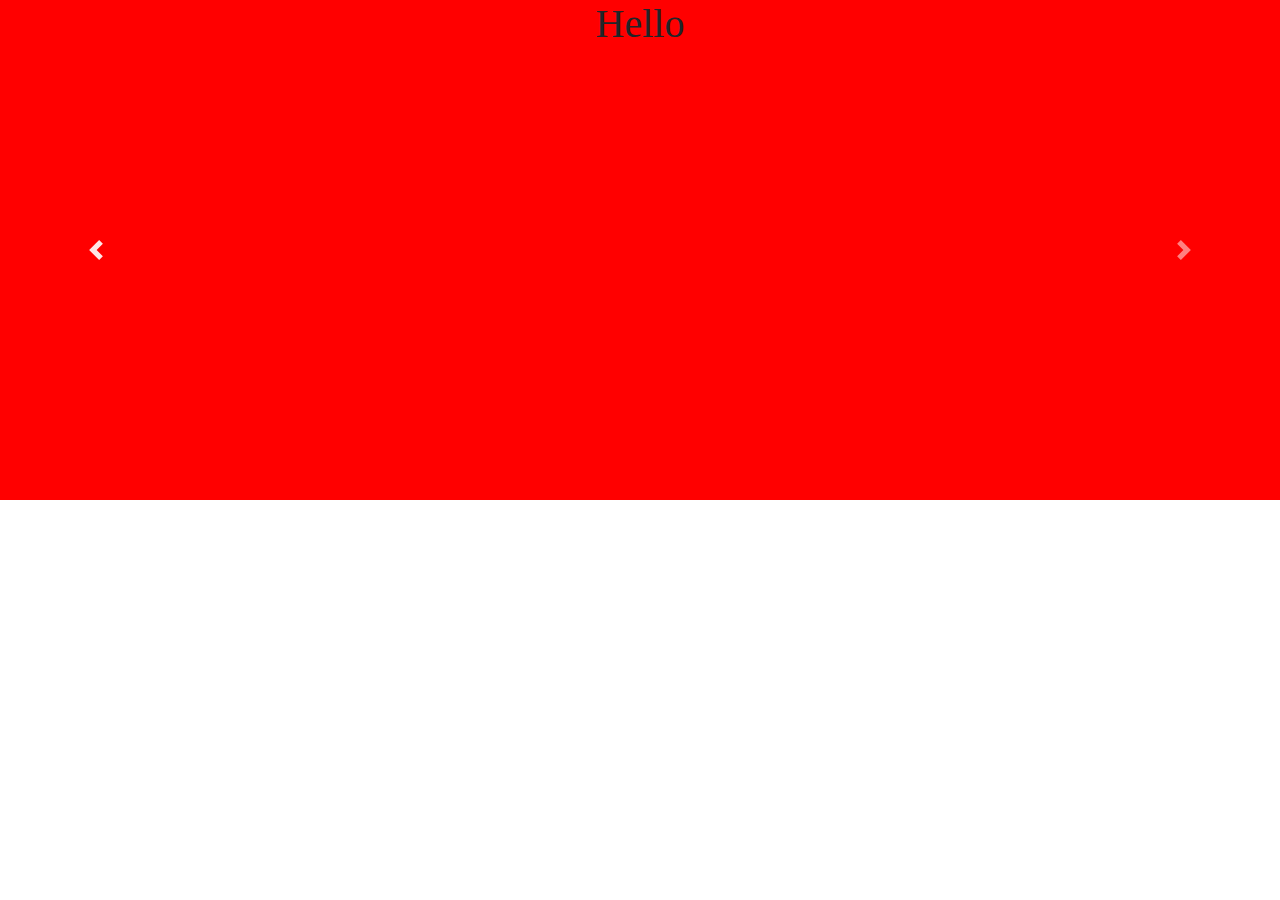
<file: Tindog/demo-carousel.html>
<!DOCTYPE html>
<!--
To change this license header, choose License Headers in Project Properties.
To change this template file, choose Tools | Templates
and open the template in the editor.
-->
<html>
    <head>
        <title>TODO supply a title</title>
        <meta charset="UTF-8">
        <link href="https://fonts.googleapis.com/css?family=Montserrat|Ubuntu&display=swap" rel="stylesheet">
        <link rel="stylesheet" href="https://stackpath.bootstrapcdn.com/bootstrap/4.4.1/css/bootstrap.min.css" integrity="sha384-Vkoo8x4CGsO3+Hhxv8T/Q5PaXtkKtu6ug5TOeNV6gBiFeWPGFN9MuhOf23Q9Ifjh" crossorigin="anonymous">
        <link rel="stylesheet" href="css/styles.css">
        <script src="https://code.jquery.com/jquery-3.4.1.slim.min.js" integrity="sha384-J6qa4849blE2+poT4WnyKhv5vZF5SrPo0iEjwBvKU7imGFAV0wwj1yYfoRSJoZ+n" crossorigin="anonymous"></script>
        <script src="https://cdn.jsdelivr.net/npm/popper.js@1.16.0/dist/umd/popper.min.js" integrity="sha384-Q6E9RHvbIyZFJoft+2mJbHaEWldlvI9IOYy5n3zV9zzTtmI3UksdQRVvoxMfooAo" crossorigin="anonymous"></script>
        <script src="https://stackpath.bootstrapcdn.com/bootstrap/4.4.1/js/bootstrap.min.js" integrity="sha384-wfSDF2E50Y2D1uUdj0O3uMBJnjuUD4Ih7YwaYd1iqfktj0Uod8GCExl3Og8ifwB6" crossorigin="anonymous"></script>
        <style>
            .carousel-item{height: 500px;}
        </style>
    </head>
    <body>
        <div id="carouselExampleControls" class="carousel slide" data-ride="carousel" data-interval="1000" data-pause="hover">
            <div class="carousel-inner">
                <div class="carousel-item active" style="background-color: red;">
                    <h1>Hello</h1>
                </div>
                <div class="carousel-item" style="background-color: yellow;">
                </div>
                <div class="carousel-item" style="background-color: blue;">
                </div>
            </div>
            <a class="carousel-control-prev" href="#carouselExampleControls" role="button" data-slide="prev">
                <span class="carousel-control-prev-icon" ></span>
            </a>
            <a class="carousel-control-next" href="#carouselExampleControls" role="button" data-slide="next">
                <span class="carousel-control-next-icon" ></span>
            </a>
        </div>
    </body>
</html>
</file>
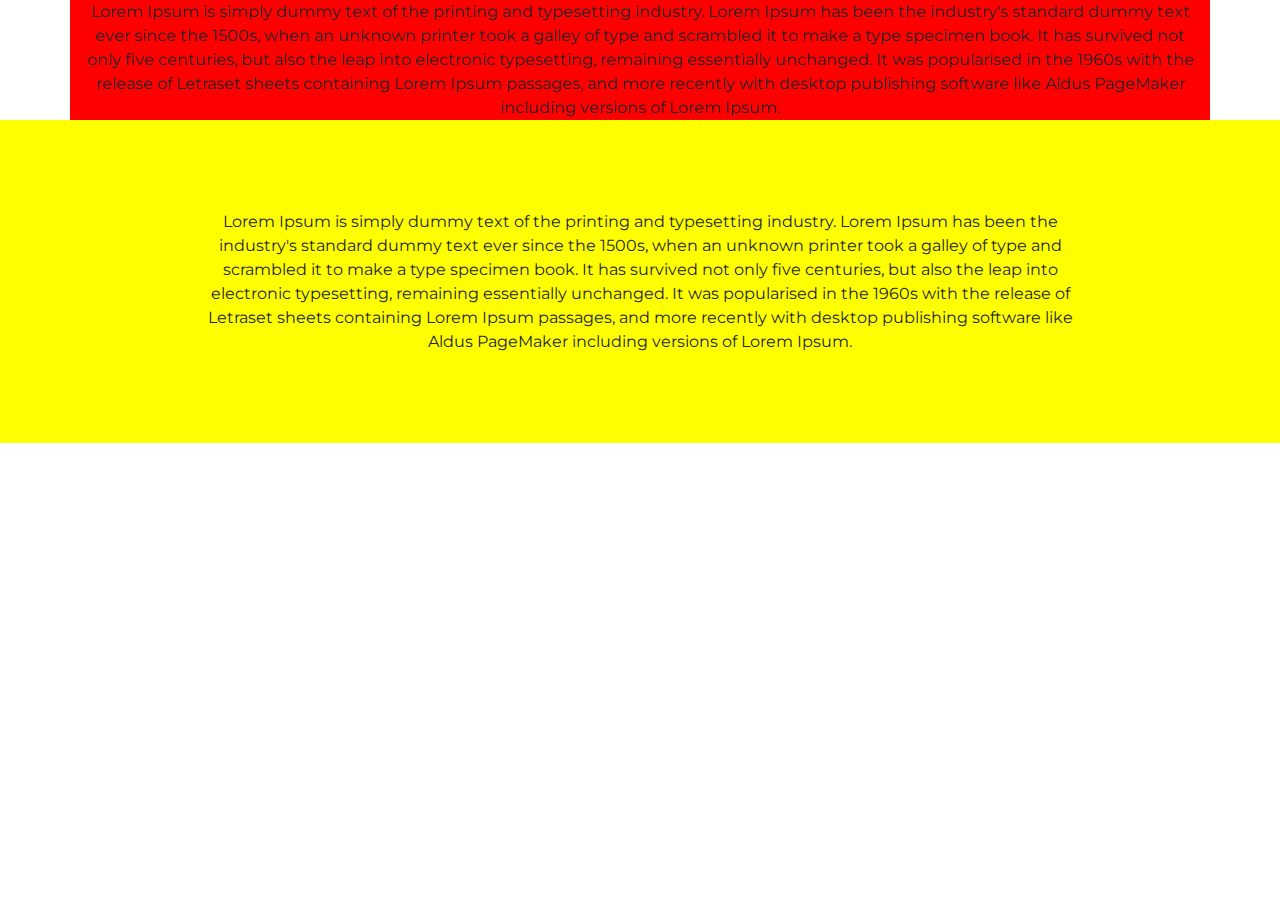
<file: Tindog/demo-container.html>
<!DOCTYPE html>
<!--
To change this license header, choose License Headers in Project Properties.
To change this template file, choose Tools | Templates
and open the template in the editor.
-->
<html>
    <head>
        <title>TODO supply a title</title>
        <meta charset="UTF-8">
        <link href="https://fonts.googleapis.com/css?family=Montserrat|Ubuntu&display=swap" rel="stylesheet">
        <link rel="stylesheet" href="https://stackpath.bootstrapcdn.com/bootstrap/4.4.1/css/bootstrap.min.css" integrity="sha384-Vkoo8x4CGsO3+Hhxv8T/Q5PaXtkKtu6ug5TOeNV6gBiFeWPGFN9MuhOf23Q9Ifjh" crossorigin="anonymous">
        <link rel="stylesheet" href="css/styles.css">
        <script src="https://code.jquery.com/jquery-3.4.1.slim.min.js" integrity="sha384-J6qa4849blE2+poT4WnyKhv5vZF5SrPo0iEjwBvKU7imGFAV0wwj1yYfoRSJoZ+n" crossorigin="anonymous"></script>
        <script src="https://cdn.jsdelivr.net/npm/popper.js@1.16.0/dist/umd/popper.min.js" integrity="sha384-Q6E9RHvbIyZFJoft+2mJbHaEWldlvI9IOYy5n3zV9zzTtmI3UksdQRVvoxMfooAo" crossorigin="anonymous"></script>
        <script src="https://stackpath.bootstrapcdn.com/bootstrap/4.4.1/js/bootstrap.min.js" integrity="sha384-wfSDF2E50Y2D1uUdj0O3uMBJnjuUD4Ih7YwaYd1iqfktj0Uod8GCExl3Og8ifwB6" crossorigin="anonymous"></script>
    </head>
    <body>
        <div class="container" style="background-color: red">
            Lorem Ipsum is simply dummy text of the printing and typesetting industry. Lorem Ipsum has been the industry's standard dummy text ever since the 1500s, when an unknown printer took a galley of type and scrambled it to make a type specimen book. It has survived not only five centuries, but also the leap into electronic typesetting, remaining essentially unchanged. It was popularised in the 1960s with the release of Letraset sheets containing Lorem Ipsum passages, and more recently with desktop publishing software like Aldus PageMaker including versions of Lorem Ipsum.
        </div>
        <div class="container-fluid" style="background-color: yellow">
            Lorem Ipsum is simply dummy text of the printing and typesetting industry. Lorem Ipsum has been the industry's standard dummy text ever since the 1500s, when an unknown printer took a galley of type and scrambled it to make a type specimen book. It has survived not only five centuries, but also the leap into electronic typesetting, remaining essentially unchanged. It was popularised in the 1960s with the release of Letraset sheets containing Lorem Ipsum passages, and more recently with desktop publishing software like Aldus PageMaker including versions of Lorem Ipsum.
        </div>
    </body>
</html>
</file>
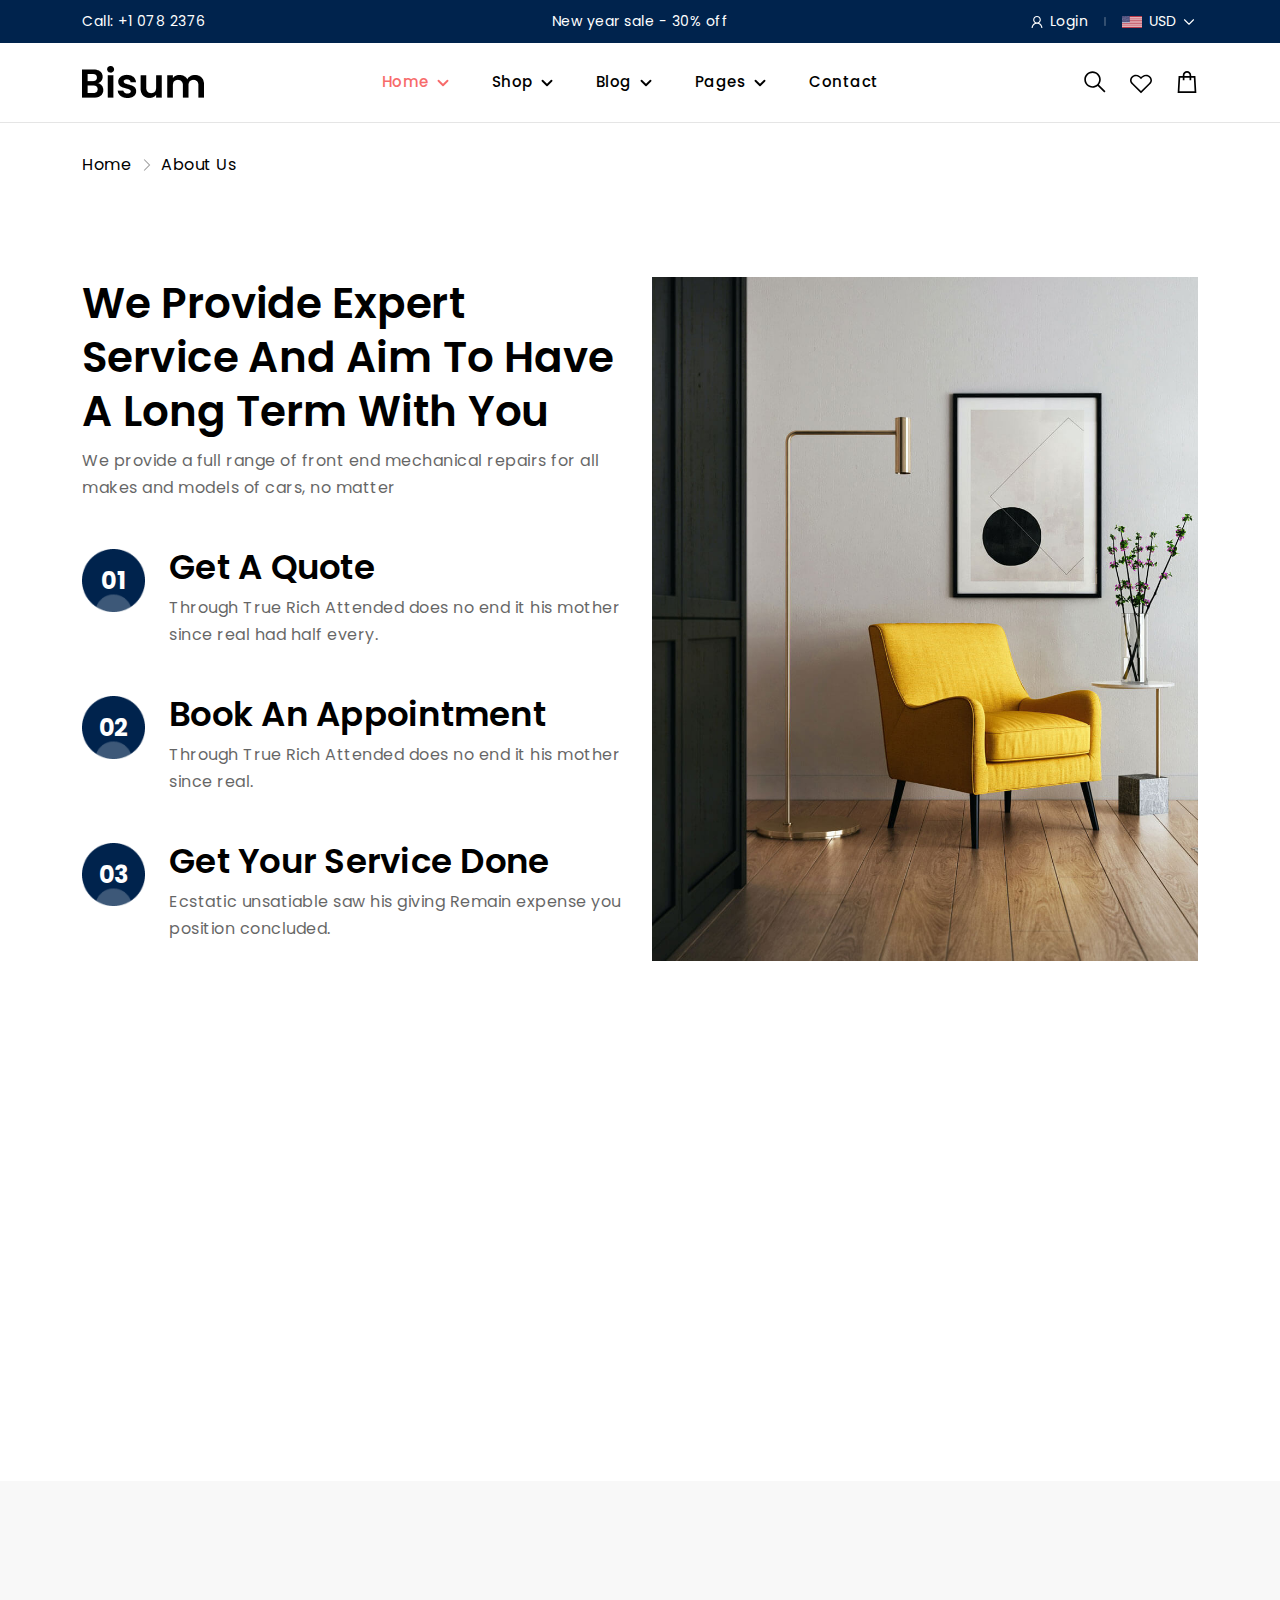
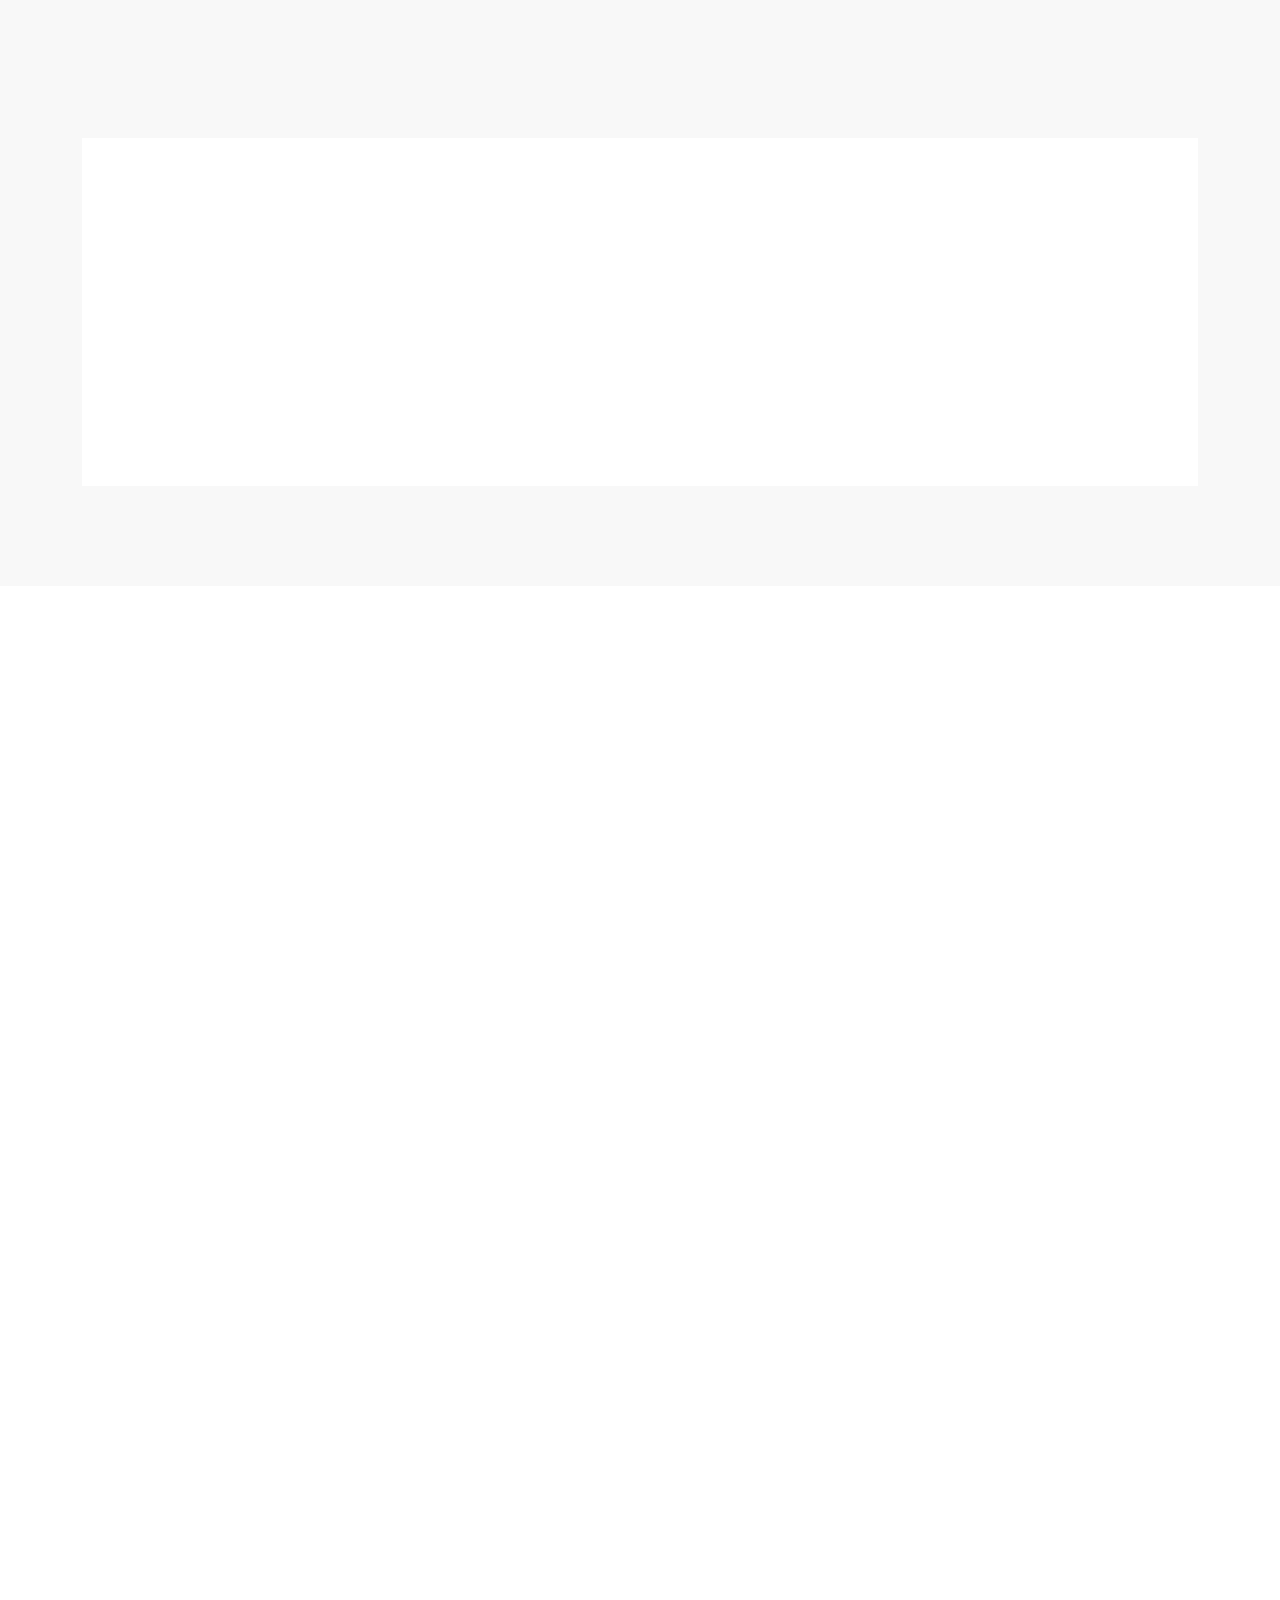
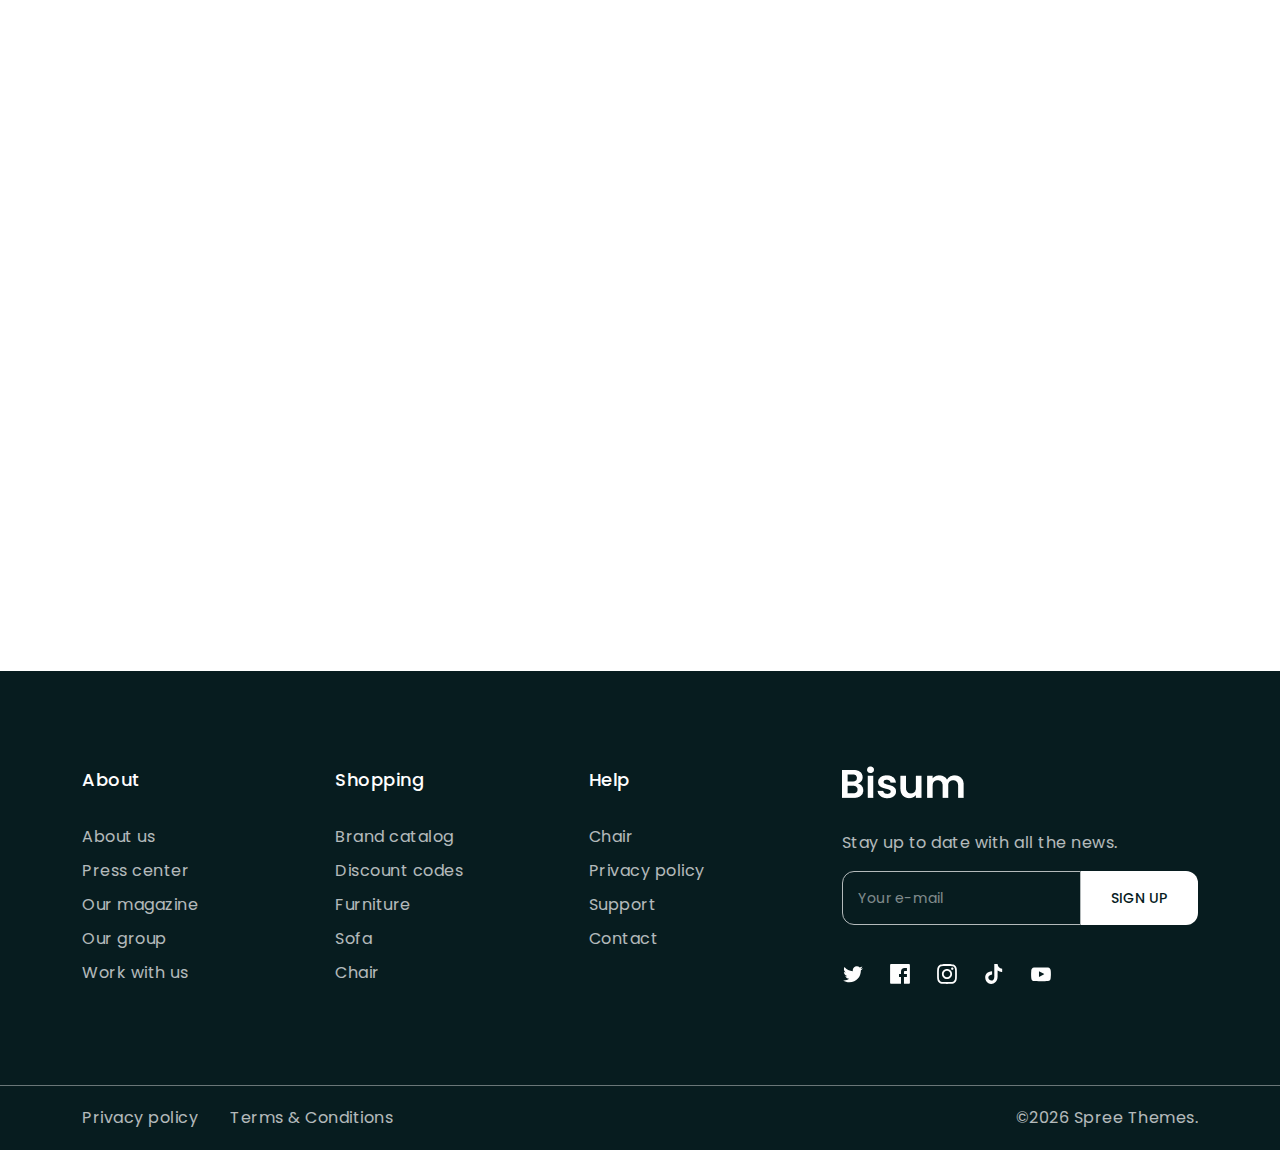
<file: bisum/html/about-us.html>
<!doctype html>
<html lang="en" class="no-js">

<head>
    <title>Bisum - eCommerce Bootstrap 5 Template</title>
    <!-- meta tags -->
    <meta charset="utf-8">
    <meta http-equiv="X-UA-Compatible" content="IE=edge">
    <meta name="viewport" content="width=device-width, initial-scale=1, shrink-to-fit=no">
    <meta name="description" content="meta description">
    <link rel="shortcut icon" href="assets/img/favicon.png" type="image/x-icon">
    <!-- fonts -->
    <link rel="preconnect" href="https://fonts.googleapis.com">
    <link rel="preconnect" href="https://fonts.gstatic.com" crossorigin>
    <link href="https://fonts.googleapis.com/css2?family=Poppins:wght@300;400;500;600;700&display=swap"
        rel="stylesheet">
    <!-- all css -->
    <style>
        :root {
            --primary-color: #00234D;
            --secondary-color: #F76B6A;

            --btn-primary-border-radius: 0.25rem;
            --btn-primary-color: #fff;
            --btn-primary-background-color: #00234D;
            --btn-primary-border-color: #00234D;
            --btn-primary-hover-color: #fff;
            --btn-primary-background-hover-color: #00234D;
            --btn-primary-border-hover-color: #00234D;
            --btn-primary-font-weight: 500;

            --btn-secondary-border-radius: 0.25rem;
            --btn-secondary-color: #00234D;
            --btn-secondary-background-color: transparent;
            --btn-secondary-border-color: #00234D;
            --btn-secondary-hover-color: #fff;
            --btn-secondary-background-hover-color: #00234D;
            --btn-secondary-border-hover-color: #00234D;
            --btn-secondary-font-weight: 500;

            --heading-color: #000;
            --heading-font-family: 'Poppins', sans-serif;
            --heading-font-weight: 700;

            --title-color: #000;
            --title-font-family: 'Poppins', sans-serif;
            --title-font-weight: 400;

            --body-color: #000;
            --body-background-color: #fff;
            --body-font-family: 'Poppins', sans-serif;
            --body-font-size: 14px;
            --body-font-weight: 400;

            --section-heading-color: #000;
            --section-heading-font-family: 'Poppins', sans-serif;
            --section-heading-font-size: 48px;
            --section-heading-font-weight: 600;

            --section-subheading-color: #000;
            --section-subheading-font-family: 'Poppins', sans-serif;
            --section-subheading-font-size: 16px;
            --section-subheading-font-weight: 400;
        }
    </style>

    <link rel="stylesheet" href="assets/css/vendor.css">
    <link rel="stylesheet" href="assets/css/style.css">
</head>

<body>
    <div class="body-wrapper">
        <!-- announcement bar start -->
        <div class="announcement-bar bg-1 py-1 py-lg-2">
            <div class="container">
                <div class="row align-items-center justify-content-between">
                    <div class="col-lg-3 d-lg-block d-none">
                        <div class="announcement-call-wrapper">
                            <div class="announcement-call">
                                <a class="announcement-text text-white" href="tel:+1-078-2376">Call: +1 078 2376</a>
                            </div>
                        </div>
                    </div>
                    <div class="col-lg-6 col-12">
                        <div class="announcement-text-wrapper d-flex align-items-center justify-content-center">
                            <p class="announcement-text text-white">New year sale - 30% off</p>
                        </div>
                    </div>
                    <div class="col-lg-3 d-lg-block d-none">
                        <div class="announcement-meta-wrapper d-flex align-items-center justify-content-end">
                            <div class="announcement-meta d-flex align-items-center">
                                <a class="announcement-login announcement-text text-white" href="login.html">
                                    <svg class="icon icon-user" width="10" height="11" viewBox="0 0 10 11" fill="none"
                                        xmlns="http://www.w3.org/2000/svg">
                                        <path
                                            d="M5 0C3.07227 0 1.5 1.57227 1.5 3.5C1.5 4.70508 2.11523 5.77539 3.04688 6.40625C1.26367 7.17188 0 8.94141 0 11H1C1 8.78516 2.78516 7 5 7C7.21484 7 9 8.78516 9 11H10C10 8.94141 8.73633 7.17188 6.95312 6.40625C7.88477 5.77539 8.5 4.70508 8.5 3.5C8.5 1.57227 6.92773 0 5 0ZM5 1C6.38672 1 7.5 2.11328 7.5 3.5C7.5 4.88672 6.38672 6 5 6C3.61328 6 2.5 4.88672 2.5 3.5C2.5 2.11328 3.61328 1 5 1Z"
                                            fill="#fff" />
                                    </svg>
                                    <span>Login</span>
                                </a>
                                <span class="separator-login d-flex px-3">
                                    <svg width="2" height="9" viewBox="0 0 2 9" fill="none"
                                        xmlns="http://www.w3.org/2000/svg">
                                        <path opacity="0.4" d="M1 0.5V8.5" stroke="#FEFEFE" stroke-linecap="round" />
                                    </svg>
                                </span>
                                <div class="currency-wrapper">
                                    <button type="button" class="currency-btn btn-reset text-white"
                                        data-bs-toggle="dropdown" aria-expanded="false">
                                        <img class="flag" src="assets/img/flag/usd.jpg" alt="img">
                                        <span>USD</span>
                                        <span>
                                            <svg class="icon icon-dropdown" xmlns="http://www.w3.org/2000/svg"
                                                width="24" height="24" viewBox="0 0 24 24" fill="none" stroke="#fff"
                                                stroke-width="1" stroke-linecap="round" stroke-linejoin="round">
                                                <polyline points="6 9 12 15 18 9"></polyline>
                                            </svg>
                                        </span>
                                    </button>

                                    <ul class="currency-list dropdown-menu dropdown-menu-end px-2">
                                        <li class="currency-list-item ">
                                            <a class="currency-list-option" href="#" data-value="USD">
                                                <img class="flag" src="assets/img/flag/usd.jpg" alt="img">
                                                <span>USD</span>
                                            </a>
                                        </li>
                                        <li class="currency-list-item ">
                                            <a class="currency-list-option" href="#" data-value="CAD">
                                                <img class="flag" src="assets/img/flag/cad.jpg" alt="img">
                                                <span>CAD</span>
                                            </a>
                                        </li>
                                        <li class="currency-list-item ">
                                            <a class="currency-list-option" href="#" data-value="EUR">
                                                <img class="flag" src="assets/img/flag/eur.jpg" alt="img">
                                                <span>EUR</span>
                                            </a>
                                        </li>
                                        <li class="currency-list-item ">
                                            <a class="currency-list-option" href="#" data-value="JPY">
                                                <img class="flag" src="assets/img/flag/jpy.jpg" alt="img">
                                                <span>JPY</span>
                                            </a>
                                        </li>
                                        <li class="currency-list-item ">
                                            <a class="currency-list-option" href="#" data-value="GBP">
                                                <img class="flag" src="assets/img/flag/gbp.jpg" alt="img">
                                                <span>GBP</span>
                                            </a>
                                        </li>
                                    </ul>
                                </div>
                            </div>
                        </div>
                    </div>
                </div>
            </div>
        </div>
        <!-- announcement bar end -->

        <!-- header start -->
        <header class="sticky-header border-btm-black header-1">
            <div class="header-bottom">
                <div class="container">
                    <div class="row align-items-center">
                        <div class="col-lg-3 col-md-4 col-4">
                            <div class="header-logo">
                                <a href="index-shoe.html" class="logo-main">
                                    <img src="assets/img/logo.png" loading="lazy" alt="bisum">
                                </a>
                            </div>
                        </div>
                        <div class="col-lg-6 d-lg-block d-none">
                            <nav class="site-navigation">
                                <ul class="main-menu list-unstyled justify-content-center">
                                    <li class="menu-list-item nav-item has-dropdown active">
                                        <div class="mega-menu-header">
                                            <a class="nav-link" href="index.html">
                                                Home
                                            </a>
                                            <span class="open-submenu">
                                                <svg class="icon icon-dropdown" xmlns="http://www.w3.org/2000/svg"
                                                    width="24" height="24" viewBox="0 0 24 24" fill="none"
                                                    stroke="currentColor" stroke-width="2" stroke-linecap="round"
                                                    stroke-linejoin="round">
                                                    <polyline points="6 9 12 15 18 9"></polyline>
                                                </svg>
                                            </span>
                                        </div>
                                        <div class="submenu-transform submenu-transform-desktop">
                                            <ul class="submenu list-unstyled">
                                                <li class="menu-list-item nav-item-sub">
                                                    <a class="nav-link-sub nav-text-sub" href="index.html">Home 1</a>
                                                </li>
                                                <li class="menu-list-item nav-item-sub">
                                                    <a class="nav-link-sub nav-text-sub" href="index-shoe.html">Home
                                                        2</a>
                                                </li>
                                                <li class="menu-list-item nav-item-sub">
                                                    <a class="nav-link-sub nav-text-sub" href="index-bag.html">Home
                                                        3</a>
                                                </li>
                                                <li class="menu-list-item nav-item-sub">
                                                    <a class="nav-link-sub nav-text-sub" href="index-tools.html">Home
                                                        4</a>
                                                </li>
                                            </ul>
                                        </div>
                                    </li>
                                    <li class="menu-list-item nav-item has-megamenu">
                                        <div class="mega-menu-header">
                                            <a class="nav-link" href="collection-left-sidebar.html">
                                                Shop
                                            </a>
                                            <span class="open-submenu">
                                                <svg class="icon icon-dropdown" xmlns="http://www.w3.org/2000/svg"
                                                    width="24" height="24" viewBox="0 0 24 24" fill="none"
                                                    stroke="currentColor" stroke-width="2" stroke-linecap="round"
                                                    stroke-linejoin="round">
                                                    <polyline points="6 9 12 15 18 9"></polyline>
                                                </svg>
                                            </span>
                                        </div>
                                        <div class="submenu-transform submenu-transform-desktop">
                                            <div class="container">
                                                <ul class="submenu megamenu-container list-unstyled">
                                                    <li class="menu-list-item nav-item-sub">
                                                        <div class="mega-menu-header">
                                                            <a class="nav-link-sub nav-text-sub megamenu-heading"
                                                                href="collection-left-sidebar.html">
                                                                CATEGORY PAGES
                                                            </a>
                                                        </div>
                                                        <div class="submenu-transform megamenu-transform">
                                                            <ul class="megamenu list-unstyled">
                                                                <li class="menu-list-item nav-item-sub">
                                                                    <a class="nav-link-sub nav-text-sub"
                                                                        href="collection-left-sidebar.html">With Left
                                                                        Sidebar</a>
                                                                </li>
                                                                <li class="menu-list-item nav-item-sub">
                                                                    <a class="nav-link-sub nav-text-sub"
                                                                        href="collection-right-sidebar.html">With Right
                                                                        Sidebar</a>
                                                                </li>
                                                                <li class="menu-list-item nav-item-sub">
                                                                    <a class="nav-link-sub nav-text-sub"
                                                                        href="collection-left-sidebar.html">3 Column
                                                                        Layout</a>
                                                                </li>
                                                                <li class="menu-list-item nav-item-sub">
                                                                    <a class="nav-link-sub nav-text-sub"
                                                                        href="collection-without-sidebar.html">4 Column
                                                                        Layout</a>
                                                                </li>
                                                                <li class="menu-list-item nav-item-sub">
                                                                    <a class="nav-link-sub nav-text-sub"
                                                                        href="collection-without-sidebar.html">Without
                                                                        Sidebar</a>
                                                                </li>
                                                            </ul>
                                                        </div>
                                                    </li>
                                                    <li class="menu-list-item nav-item-sub">
                                                        <div
                                                            class="mega-menu-header d-flex align-items-center justify-content-between">
                                                            <a class="nav-link-sub nav-text-sub megamenu-heading"
                                                                href="collection-right-sidebar.html">
                                                                PRODUCT PAGES
                                                            </a>
                                                        </div>
                                                        <div class="submenu-transform megamenu-transform">
                                                            <ul class="megamenu list-unstyled">
                                                                <li class="menu-list-item nav-item-sub">
                                                                    <a class="nav-link-sub nav-text-sub"
                                                                        href="product.html">Simple Product</a>
                                                                </li>
                                                                <li class="menu-list-item nav-item-sub">
                                                                    <a class="nav-link-sub nav-text-sub"
                                                                        href="product.html">Variable Product</a>
                                                                </li>
                                                                <li class="menu-list-item nav-item-sub">
                                                                    <a class="nav-link-sub nav-text-sub"
                                                                        href="product.html">Sale Product</a>
                                                                </li>
                                                                <li class="menu-list-item nav-item-sub">
                                                                    <a class="nav-link-sub nav-text-sub"
                                                                        href="product.html">Featured & On Sale</a>
                                                                </li>
                                                                <li class="menu-list-item nav-item-sub">
                                                                    <a class="nav-link-sub nav-text-sub"
                                                                        href="product-2.html">Tab Inside</a>
                                                                </li>
                                                            </ul>
                                                        </div>
                                                    </li>
                                                    <li class="menu-list-item nav-item-sub">
                                                        <div
                                                            class="mega-menu-header d-flex align-items-center justify-content-between">
                                                            <a class="nav-link-sub nav-text-sub megamenu-heading"
                                                                href="index.html">
                                                                PRODUCT LAYOUTS
                                                            </a>
                                                        </div>
                                                        <div class="submenu-transform megamenu-transform">
                                                            <ul class="megamenu list-unstyled">
                                                                <li class="menu-list-item nav-item-sub">
                                                                    <a class="nav-link-sub nav-text-sub"
                                                                        href="product-2.html">Grid Images</a>
                                                                </li>
                                                                <li class="menu-list-item nav-item-sub">
                                                                    <a class="nav-link-sub nav-text-sub"
                                                                        href="product.html">Vertical Thumb</a>
                                                                </li>
                                                                <li class="menu-list-item nav-item-sub">
                                                                    <a class="nav-link-sub nav-text-sub"
                                                                        href="product.html">Gallery Type</a>
                                                                </li>
                                                                <li class="menu-list-item nav-item-sub">
                                                                    <a class="nav-link-sub nav-text-sub"
                                                                        href="product.html">Product Width Layout</a>
                                                                </li>
                                                                <li class="menu-list-item nav-item-sub">
                                                                    <a class="nav-link-sub nav-text-sub"
                                                                        href="product.html">Sticky Gallery</a>
                                                                </li>
                                                            </ul>
                                                        </div>
                                                    </li>
                                                    <li class="menu-list-item nav-item-sub">
                                                        <div
                                                            class="mega-menu-header d-flex align-items-center justify-content-between">
                                                            <a class="mega-menu-img nav-link-sub nav-text-sub"
                                                                href="collection-left-sidebar.html">
                                                                <img class="menu-img" src="assets/img/menu/1.jpg" alt="img">
                                                                <h2 class="img-menu-heading text_16 mt-2">Featured
                                                                    Collection</h2>
                                                                <div
                                                                    class="img-menu-action text_12 bg-transparent p-0">
                                                                    <span>DISCOVER NOW</span>
                                                                    <span>
                                                                        <svg xmlns="http://www.w3.org/2000/svg"
                                                                            width="30" height="18" fill="#000"
                                                                            class="icon-right-long" viewBox="0 0 16 16">
                                                                            <path fill-rule="evenodd"
                                                                                d="M1 8a.5.5 0 0 1 .5-.5h11.793l-3.147-3.146a.5.5 0 0 1 .708-.708l4 4a.5.5 0 0 1 0 .708l-4 4a.5.5 0 0 1-.708-.708L13.293 8.5H1.5A.5.5 0 0 1 1 8z" />
                                                                        </svg>
                                                                    </span>
                                                                </div>
                                                            </a>
                                                        </div>
                                                    </li>
                                                </ul>
                                            </div>
                                        </div>
                                    </li>
                                    <li class="menu-list-item nav-item has-dropdown">
                                        <div class="mega-menu-header">
                                            <a class="nav-link" href="blog.html">Blog</a>
                                            <span class="open-submenu">
                                                <svg class="icon icon-dropdown" xmlns="http://www.w3.org/2000/svg"
                                                    width="24" height="24" viewBox="0 0 24 24" fill="none"
                                                    stroke="currentColor" stroke-width="2" stroke-linecap="round"
                                                    stroke-linejoin="round">
                                                    <polyline points="6 9 12 15 18 9"></polyline>
                                                </svg>
                                            </span>
                                        </div>
                                        <div class="submenu-transform submenu-transform-desktop">
                                            <ul class="submenu list-unstyled">
                                                <li class="menu-list-item nav-item-sub">
                                                    <a class="nav-link-sub nav-text-sub" href="blog.html">Blog</a>
                                                </li>
                                                <li class="menu-list-item nav-item-sub">
                                                    <a class="nav-link-sub nav-text-sub" href="article.html">Blog Details</a>
                                                </li>
                                            </ul>
                                        </div>
                                    </li>
                                    <li class="menu-list-item nav-item has-dropdown">
                                        <div class="mega-menu-header">
                                            <a class="nav-link" href="about-us.html">
                                                Pages
                                            </a>
                                            <span class="open-submenu">
                                                <svg class="icon icon-dropdown" xmlns="http://www.w3.org/2000/svg"
                                                    width="24" height="24" viewBox="0 0 24 24" fill="none"
                                                    stroke="currentColor" stroke-width="2" stroke-linecap="round"
                                                    stroke-linejoin="round">
                                                    <polyline points="6 9 12 15 18 9"></polyline>
                                                </svg>
                                            </span>
                                        </div>
                                        <div class="submenu-transform submenu-transform-desktop">
                                            <ul class="submenu list-unstyled">
                                                <li class="menu-list-item nav-item-sub">
                                                    <a class="nav-link-sub nav-text-sub" href="about-us.html">About
                                                        Us</a>
                                                </li>
                                                <li class="menu-list-item nav-item-sub">
                                                    <a class="nav-link-sub nav-text-sub" href="contact.html">Contact</a>
                                                </li>
                                                <li class="menu-list-item nav-item-sub">
                                                    <a class="nav-link-sub nav-text-sub" href="faq.html">FAQ</a>
                                                </li>
                                                <li class="menu-list-item nav-item-sub">
                                                    <a class="nav-link-sub nav-text-sub" href="404.html">404 page</a>
                                                </li>
                                                <li class="menu-list-item nav-item-sub">
                                                    <a class="nav-link-sub nav-text-sub" href="login.html">Login</a>
                                                </li>
                                                <li class="menu-list-item nav-item-sub">
                                                    <a class="nav-link-sub nav-text-sub"
                                                        href="register.html">Register</a>
                                                </li>
                                                <li class="menu-list-item nav-item-sub">
                                                    <a class="nav-link-sub nav-text-sub"
                                                        href="wishlist.html">Wishlist</a>
                                                </li>
                                                <li class="menu-list-item nav-item-sub">
                                                    <a class="nav-link-sub nav-text-sub" href="cart.html">Cart</a>
                                                </li>
                                                <li class="menu-list-item nav-item-sub">
                                                    <a class="nav-link-sub nav-text-sub"
                                                        href="checkout.html">Checkout</a>
                                                </li>
                                            </ul>
                                        </div>
                                    </li>
                                    <li class="menu-list-item nav-item">
                                        <a class="nav-link" href="contact.html">Contact</a>
                                    </li>
                                </ul>
                            </nav>
                        </div>
                        <div class="col-lg-3 col-md-8 col-8">
                            <div class="header-action d-flex align-items-center justify-content-end">
                                <a class="header-action-item header-search" href="javascript:void(0)">
                                    <svg class="icon icon-search" width="20" height="20" viewBox="0 0 20 20" fill="none"
                                        xmlns="http://www.w3.org/2000/svg">
                                        <path
                                            d="M7.75 0.250183C11.8838 0.250183 15.25 3.61639 15.25 7.75018C15.25 9.54608 14.6201 11.1926 13.5625 12.4846L19.5391 18.4611L18.4609 19.5392L12.4844 13.5627C11.1924 14.6203 9.5459 15.2502 7.75 15.2502C3.61621 15.2502 0.25 11.884 0.25 7.75018C0.25 3.61639 3.61621 0.250183 7.75 0.250183ZM7.75 1.75018C4.42773 1.75018 1.75 4.42792 1.75 7.75018C1.75 11.0724 4.42773 13.7502 7.75 13.7502C11.0723 13.7502 13.75 11.0724 13.75 7.75018C13.75 4.42792 11.0723 1.75018 7.75 1.75018Z"
                                            fill="black" />
                                    </svg>
                                </a>
                                <a class="header-action-item header-wishlist ms-4 d-none d-lg-block"
                                    href="wishlist.html">
                                    <svg class="icon icon-wishlist" width="26" height="22" viewBox="0 0 26 22"
                                        fill="none" xmlns="http://www.w3.org/2000/svg">
                                        <path
                                            d="M6.96429 0.000183105C3.12305 0.000183105 0 3.10686 0 6.84843C0 8.15388 0.602121 9.28455 1.16071 10.1014C1.71931 10.9181 2.29241 11.4425 2.29241 11.4425L12.3326 21.3439L13 22.0002L13.6674 21.3439L23.7076 11.4425C23.7076 11.4425 26 9.45576 26 6.84843C26 3.10686 22.877 0.000183105 19.0357 0.000183105C15.8474 0.000183105 13.7944 1.88702 13 2.68241C12.2056 1.88702 10.1526 0.000183105 6.96429 0.000183105ZM6.96429 1.82638C9.73912 1.82638 12.3036 4.48008 12.3036 4.48008L13 5.25051L13.6964 4.48008C13.6964 4.48008 16.2609 1.82638 19.0357 1.82638C21.8613 1.82638 24.1429 4.10557 24.1429 6.84843C24.1429 8.25732 22.4018 10.1584 22.4018 10.1584L13 19.4036L3.59821 10.1584C3.59821 10.1584 3.14844 9.73397 2.69866 9.07411C2.24888 8.41426 1.85714 7.55466 1.85714 6.84843C1.85714 4.10557 4.13867 1.82638 6.96429 1.82638Z"
                                            fill="black" />
                                    </svg>
                                </a>
                                <a class="header-action-item header-cart ms-4" href="#drawer-cart"
                                    data-bs-toggle="offcanvas">
                                    <svg class="icon icon-cart" width="24" height="26" viewBox="0 0 24 26" fill="none"
                                        xmlns="http://www.w3.org/2000/svg">
                                        <path
                                            d="M12 0.000183105C9.25391 0.000183105 7 2.25409 7 5.00018V6.00018H2.0625L2 6.93768L1 24.9377L0.9375 26.0002H23.0625L23 24.9377L22 6.93768L21.9375 6.00018H17V5.00018C17 2.25409 14.7461 0.000183105 12 0.000183105ZM12 2.00018C13.6562 2.00018 15 3.34393 15 5.00018V6.00018H9V5.00018C9 3.34393 10.3438 2.00018 12 2.00018ZM3.9375 8.00018H7V11.0002H9V8.00018H15V11.0002H17V8.00018H20.0625L20.9375 24.0002H3.0625L3.9375 8.00018Z"
                                            fill="black" />
                                    </svg>
                                </a>
                                <a class="header-action-item header-hamburger ms-4 d-lg-none" href="#drawer-menu"
                                    data-bs-toggle="offcanvas">
                                    <svg class="icon icon-hamburger" xmlns="http://www.w3.org/2000/svg" width="24"
                                        height="24" viewBox="0 0 24 24" fill="none" stroke="#000" stroke-width="2"
                                        stroke-linecap="round" stroke-linejoin="round">
                                        <line x1="3" y1="12" x2="21" y2="12"></line>
                                        <line x1="3" y1="6" x2="21" y2="6"></line>
                                        <line x1="3" y1="18" x2="21" y2="18"></line>
                                    </svg>
                                </a>
                            </div>
                        </div>
                    </div>
                </div>
                <div class="search-wrapper">
                    <div class="container">
                        <form action="#" class="search-form d-flex align-items-center">
                            <button type="submit" class="search-submit bg-transparent pl-0 text-start">
                                <svg class="icon icon-search" width="20" height="20" viewBox="0 0 20 20" fill="none"
                                    xmlns="http://www.w3.org/2000/svg">
                                    <path
                                        d="M7.75 0.250183C11.8838 0.250183 15.25 3.61639 15.25 7.75018C15.25 9.54608 14.6201 11.1926 13.5625 12.4846L19.5391 18.4611L18.4609 19.5392L12.4844 13.5627C11.1924 14.6203 9.5459 15.2502 7.75 15.2502C3.61621 15.2502 0.25 11.884 0.25 7.75018C0.25 3.61639 3.61621 0.250183 7.75 0.250183ZM7.75 1.75018C4.42773 1.75018 1.75 4.42792 1.75 7.75018C1.75 11.0724 4.42773 13.7502 7.75 13.7502C11.0723 13.7502 13.75 11.0724 13.75 7.75018C13.75 4.42792 11.0723 1.75018 7.75 1.75018Z"
                                        fill="black" />
                                </svg>
                            </button>
                            <div class="search-input mr-4">
                                <input type="text" placeholder="Search your products..." autocomplete="off">
                            </div>
                            <div class="search-close">
                                <svg xmlns="http://www.w3.org/2000/svg" width="24" height="24" viewBox="0 0 24 24"
                                    fill="none" stroke="currentColor" stroke-width="2" stroke-linecap="round"
                                    stroke-linejoin="round" class="icon icon-close">
                                    <line x1="18" y1="6" x2="6" y2="18"></line>
                                    <line x1="6" y1="6" x2="18" y2="18"></line>
                                </svg>
                            </div>
                        </form>
                    </div>
                </div>
            </div>
        </header>
        <!-- header end -->

        <!-- breadcrumb start -->
        <div class="breadcrumb">
            <div class="container">
                <ul class="list-unstyled d-flex align-items-center m-0">
                    <li><a href="/">Home</a></li>
                    <li>
                        <svg class="icon icon-breadcrumb" width="64" height="64" viewBox="0 0 64 64" fill="none"
                            xmlns="http://www.w3.org/2000/svg">
                            <g opacity="0.4">
                                <path
                                    d="M25.9375 8.5625L23.0625 11.4375L43.625 32L23.0625 52.5625L25.9375 55.4375L47.9375 33.4375L49.3125 32L47.9375 30.5625L25.9375 8.5625Z"
                                    fill="#000" />
                            </g>
                        </svg>
                    </li>
                    <li>About Us</li>
                </ul>
            </div>
        </div>
        <!-- breadcrumb end -->

        <main id="MainContent" class="content-for-layout">
            <div class="about-page">
                <!-- about hero start -->
                <div class="about-hero mt-100">
                    <div class="container">
                        <div class="row">
                            <div class="col-lg-6 col-md-12 col-12">
                                <div class="about-hero-content">
                                    <h2 class="about-hero-title">We Provide Expert Service and aim to have a long term with you</h2>
                                    <p class="about-hero-subtitle">We provide a full range of front end mechanical repairs for all makes and models of cars, no matter</p>
                                    <ul class="about-hero-action p-0">
                                        <li class="action-item d-flex">
                                            <div class="action-count">01</div>
                                            <div class="action-content">
                                                <h4 class="action-title"><a href="#">Get A Quote</a></h4>
                                                <p class="action-subtitle">Through True Rich Attended does no end it his mother since real had half every.</p>
                                            </div>
                                        </li>
                                        <li class="action-item d-flex">
                                            <div class="action-count">02</div>
                                            <div class="action-content">
                                                <h4 class="action-title"><a href="#">Book An Appointment</a></h4>
                                                <p class="action-subtitle">Through True Rich Attended does no end it his mother since real.</p>
                                            </div>
                                        </li>
                                        <li class="action-item d-flex">
                                            <div class="action-count">03</div>
                                            <div class="action-content">
                                                <h4 class="action-title"><a href="#">Get Your Service Done</a></h4>
                                                <p class="action-subtitle">Ecstatic unsatiable saw his giving Remain expense you position concluded.</p>
                                            </div>
                                        </li>
                                    </ul>
                                </div>
                            </div>
                            <div class="col-lg-6 col-md-12 col-12">
                                <div class="about-hero-img">
                                    <img src="assets/img/about/about-hero.jpg" alt="img">
                                </div>
                            </div>
                        </div>
                    </div>
                </div>
                <!-- about hero end -->

                <!-- about promotion start -->
                <div class="promotional-area mt-100">
                    <div class="row g-0 justify-content-center">
                        <div class="col-lg-4 col-md-6 col-12" data-aos="fade-up" data-aos-duration="300">
                            <div class="promotional-item overlay-blue">
                                <img src="assets/img/about/p1.jpg" alt="img">
                                <div class="promotional-absolute">
                                    <div class="promotional-content text-center">
                                        <h2 class="promo-title">Serve our customers and always deliver the customer service</h2>
                                        <p class="promo-subtitle">We provide a full range of front end mechanical repairs for all makes and models of cars, no matter the cause. This includes</p>
                                    </div>
                                </div>
                            </div>
                        </div>
                        <div class="col-lg-4 col-md-6 col-12" data-aos="fade-up" data-aos-duration="700">
                            <div class="promotional-item overlay-black">
                                <img src="assets/img/about/p2.jpg" alt="img">
                                <div class="promotional-absolute">
                                    <div class="promotional-content text-center">
                                        <h2 class="promo-title">To be the world’s most eader in automotive business solutions.</h2>
                                        <p class="promo-subtitle">We provide a full range of front end mechanical repairs for all makes and models of cars, no matter the cause. This includes</p>
                                    </div>
                                </div>
                            </div>
                        </div>
                        <div class="col-lg-4 col-md-6 col-12" data-aos="fade-up" data-aos-duration="1000">
                            <div class="promotional-item overlay-yellow">
                                <img src="assets/img/about/p3.jpg" alt="img">
                                <div class="promotional-absolute">
                                    <div class="promotional-content text-center">
                                        <h2 class="promo-title">We value the service we provide and our loyal returning customers </h2>
                                        <p class="promo-subtitle">We provide a full range of front end mechanical repairs for all makes and models of cars, no matter the cause. This includes</p>
                                    </div>
                                </div>
                            </div>
                        </div>
                    </div>
                </div>
                <!-- about promotion end -->

                <!-- about service start -->
                <div class="about-service pt-100 pb-100">
                    <div class="container">
                        <div class="section-header about-service-header text-center" data-aos="fade-up" data-aos-duration="700">
                            <h2 class="section-heading">Services we provide to our valued customers</h2>
                        </div>
                        <div class="about-service-wrapper">
                            <div class="row justify-content-center">
                                <div class="col-lg-4 col-md-6 col-12 py-4" data-aos="fade-up" data-aos-duration="1000">
                                    <div class="about-service-inner text-center">
                                        <div class="about-service-icon">
                                            <svg width="24" height="24" viewBox="0 0 24 24" fill="none" xmlns="http://www.w3.org/2000/svg">
                                                <path d="M9 0C7.08984 0 5.54297 1.38672 5.15625 3.1875C2.82422 3.60547 1 5.55078 1 8C1 8.24609 1.02734 8.46484 1.0625 8.6875C0.417969 9.63672 0 10.7539 0 12C0 13.7969 0.894531 15.3086 2.15625 16.4062C2.06641 16.7617 2 17.1172 2 17.5C2 19.9727 4.02734 22 6.5 22C6.52734 22 6.53906 22 6.5625 22C7.14453 23.1289 8.15234 24 9.5 24C10.4766 24 11.3633 23.5898 12 22.9375C12.6367 23.5898 13.5234 24 14.5 24C15.8477 24 16.8555 23.1289 17.4375 22C17.4609 22 17.4727 22 17.5 22C19.8477 22 21.7734 20.1719 21.9688 17.875H22C22 17.8125 21.9727 17.75 21.9688 17.6875C21.9727 17.625 22 17.5625 22 17.5C22 17.1289 21.8672 16.8125 21.7812 16.4688C23.0781 15.3672 24 13.8281 24 12C24 10.7539 23.582 9.63672 22.9375 8.6875C22.9727 8.46484 23 8.24609 23 8C23 5.55078 21.1758 3.60547 18.8438 3.1875C18.457 1.38672 16.9102 0 15 0C13.8008 0 12.7344 0.558594 12 1.40625C11.2656 0.558594 10.1992 0 9 0ZM9 2C10.1172 2 11 2.88281 11 4V6C11 7.66797 9.66797 9 8 9V11C9.13281 11 10.1602 10.6094 11 9.96875V20.5C11 21.3398 10.3398 22 9.5 22C8.75391 22 8.15625 21.4844 8.03125 20.7812L7.84375 19.8125L6.875 19.9688C6.69922 19.9961 6.58984 20 6.5 20C5.10938 20 4 18.8906 4 17.5C4 17.1914 4.05078 16.9023 4.15625 16.625C4.16406 16.6016 4.17969 16.5859 4.1875 16.5625C4.49609 15.793 5.16797 15.2305 6 15.0625L5.59375 13.0938C4.55078 13.3047 3.64453 13.8594 3 14.6562C2.37109 13.9531 2 13.0234 2 12C2 11.0625 2.32031 10.2266 2.875 9.53125L3.1875 9.15625L3.09375 8.65625C3.03906 8.42188 3 8.21484 3 8C3 6.33203 4.33203 5 6 5H7V4C7 2.88281 7.88281 2 9 2ZM15 2C16.1172 2 17 2.88281 17 4V5H18C19.668 5 21 6.33203 21 8C21 8.21484 20.9609 8.42188 20.9062 8.65625L20.8125 9.15625L21.125 9.53125C21.6797 10.2266 22 11.0625 22 12C22 13.1992 21.4883 14.2695 20.6562 15C19.9727 14.3945 19.1016 14 18.125 14C17.1797 14 16.3281 14.3359 15.6562 14.9062L16.9375 16.4375C17.2617 16.1641 17.6602 16 18.125 16C19.0898 16 19.8594 16.7227 19.9688 17.6562C19.8867 18.9727 18.8359 20 17.5 20C17.4102 20 17.3008 19.9961 17.125 19.9688L16.1562 19.8125L15.9688 20.7812C15.8438 21.4844 15.2461 22 14.5 22C13.6602 22 13 21.3398 13 20.5V9.96875C13.8398 10.6094 14.8672 11 16 11V9C14.332 9 13 7.66797 13 6V4C13 2.88281 13.8828 2 15 2Z" fill="black"/>
                                            </svg>                                                
                                        </div>
                                        <div class="about-service-content">
                                            <h4 class="about-service-title">Convenient Service</h4>
                                            <p class="about-service-subtitle">Through True Rich Attended does no end it his mother since real had half every him end it his mother</p>
                                        </div>
                                    </div>
                                </div>
                                <div class="col-lg-4 col-md-6 col-12 py-4" data-aos="fade-up" data-aos-duration="1400">
                                    <div class="about-service-inner text-center">
                                        <div class="about-service-icon">
                                            <svg width="26" height="27" viewBox="0 0 26 27" fill="none" xmlns="http://www.w3.org/2000/svg">
                                                <path d="M10 0C6.1 0 3 3.1 3 7C3 9.4375 4.20996 11.5615 6.07031 12.8125C2.51001 14.3473 0 17.8936 0 22H2C2 17.6 5.6 14 10 14C13.9 14 17 10.9 17 7C17 3.1 13.9 0 10 0ZM10 2C12.8 2 15 4.2 15 7C15 9.8 12.8 12 10 12C7.2 12 5 9.8 5 7C5 4.2 7.2 2 10 2ZM18.0996 13V15.0996C17.4996 15.1996 16.9004 15.5008 16.4004 15.8008L14.9004 14.3008L13.5 15.6992L15 17.1992C14.6 17.6992 14.4008 18.3 14.3008 19H12V21H14.0996C14.1996 21.6 14.5008 22.2008 14.8008 22.8008L13.3008 24.3008L14.6992 25.6992L16.1992 24.1992C16.6992 24.4992 17.3004 24.8004 17.9004 24.9004V27H19.9004V24.9004C20.5004 24.8004 21.0996 24.4992 21.5996 24.1992L23.0996 25.6992L24.5 24.3008L23 22.8008C23.4 22.3008 23.5992 21.7 23.6992 21H26V19H23.9004C23.8004 18.4 23.4992 17.7992 23.1992 17.1992L24.6992 15.6992L23.3008 14.3008L21.8008 15.8008C21.3008 15.5008 20.6996 15.1996 20.0996 15.0996V13H18.0996ZM19 17C20.7 17 22 18.3 22 20C22 21.7 20.7 23 19 23C17.3 23 16 21.7 16 20C16 18.3 17.3 17 19 17ZM19 19C18.875 19 18.75 19.0312 18.6328 19.0859C18.5156 19.1406 18.4062 19.2188 18.3125 19.3125C18.2188 19.4062 18.1406 19.5156 18.0859 19.6328C18.0312 19.75 18 19.875 18 20C18 20.375 18.2812 20.75 18.6328 20.9141C18.75 20.9688 18.875 21 19 21C19.5 21 20 20.5 20 20C20 19.5 19.5 19 19 19Z" fill="black"/>
                                            </svg>                                                
                                        </div>
                                        <div class="about-service-content">
                                            <h4 class="about-service-title">Expert Mechanics</h4>
                                            <p class="about-service-subtitle">Through True Rich Attended does no end it his mother since real had half every him end it his mother</p>
                                        </div>
                                    </div>
                                </div>
                                <div class="col-lg-4 col-md-6 col-12 py-4" data-aos="fade-up" data-aos-duration="1700">
                                    <div class="about-service-inner text-center">
                                        <div class="about-service-icon">
                                            <svg width="27" height="25" viewBox="0 0 27 25" fill="none" xmlns="http://www.w3.org/2000/svg">
                                                <path d="M14 0V1.18945C13.855 1.24195 13.7141 1.30611 13.5801 1.37891C13.3121 1.52449 13.0691 1.70855 12.8574 1.92383C12.6457 2.1391 12.4654 2.38465 12.3262 2.6543C12.1173 3.05877 12 3.51625 12 4C12 4.205 12.0221 4.40547 12.0625 4.59961C12.1433 4.98789 12.3005 5.35039 12.5176 5.66992C12.6261 5.82969 12.7485 5.97898 12.8848 6.11523C13.021 6.25148 13.1703 6.37391 13.3301 6.48242C13.8094 6.80797 14.385 7 15 7C15.1425 7 15.276 7.02695 15.3965 7.07617C15.517 7.12539 15.6235 7.19773 15.7129 7.28711C15.8023 7.37648 15.8746 7.48305 15.9238 7.60352C15.973 7.72398 16 7.8575 16 8C16 8.4275 15.7579 8.77617 15.3965 8.92383C15.276 8.97305 15.1425 9 15 9C14.8575 9 14.724 8.97305 14.6035 8.92383C14.483 8.87461 14.3765 8.80227 14.2871 8.71289C14.1977 8.62352 14.1254 8.51695 14.0762 8.39648C14.027 8.27602 14 8.1425 14 8H12C12 8.16125 12.0138 8.32025 12.0391 8.47461C12.0643 8.62897 12.1 8.77828 12.1484 8.92383C12.2938 9.36047 12.5398 9.75326 12.8574 10.0762C12.9633 10.1838 13.0763 10.2838 13.1973 10.375C13.3182 10.4662 13.4461 10.5483 13.5801 10.6211C13.7141 10.6939 13.855 10.758 14 10.8105V12H16V10.8105C17.16 10.3905 18 9.29 18 8C18 6.565 16.9586 5.34523 15.5996 5.0625C15.4055 5.02211 15.205 5 15 5C14.8575 5 14.724 4.97305 14.6035 4.92383C14.483 4.87461 14.3765 4.80227 14.2871 4.71289C14.1977 4.62352 14.1254 4.51695 14.0762 4.39648C14.027 4.27602 14 4.1425 14 4C14 3.8575 14.027 3.72398 14.0762 3.60352C14.1254 3.48305 14.1977 3.37648 14.2871 3.28711C14.4659 3.10836 14.715 3 15 3C15.57 3 16 3.43 16 4H18C18 3.83875 17.9862 3.67975 17.9609 3.52539C17.9357 3.37104 17.9 3.22172 17.8516 3.07617C17.5609 2.20289 16.87 1.50445 16 1.18945V0H14ZM7.51562 14C6.48462 14.004 5.69922 14.2656 5.69922 14.2656L5.67969 14.2734L0.0078125 16.4492L1.99219 22.0195L6.92188 20.1289L14.0586 24.0586L26.3828 18.9531L25.6172 17.1094L14.1797 21.8438L7.07812 17.9336L3.1875 19.4219L2.54688 17.6172L6.34375 16.1602C6.35275 16.1562 6.81962 16 7.51562 16C8.21863 16 9.03828 16.1561 9.73828 16.7891L9.75195 16.7969L9.75586 16.8008C10.7869 17.6958 11.5645 18.3212 12.6465 18.6602C13.7285 19.0002 14.9559 19.0392 17.0059 19.0312L16.9961 17.0312C14.9841 17.0392 13.9331 16.968 13.2461 16.75C12.5581 16.539 12.0701 16.1598 11.0781 15.3008L11.0664 15.293C9.90941 14.254 8.53463 13.996 7.51562 14Z" fill="black"/>
                                            </svg>                                                
                                        </div>
                                        <div class="about-service-content">
                                            <h4 class="about-service-title">Transparent Pricing</h4>
                                            <p class="about-service-subtitle">Through True Rich Attended does no end it his mother since real had half every him end it his mother</p>
                                        </div>
                                    </div>
                                </div>
                            </div>
                        </div>
                    </div>
                </div>
                <!-- about service end -->

                <!-- team start -->
                <div class="team-section mt-100" data-aos="fade-up" data-aos-duration="700">
                    <div class="team-section-wrapper">
                        <div class="container">
                            <div class="section-header text-center">
                                <h2 class="section-heading">Meet our Team</h2>
                            </div>
                            <div class="team-wrapper">
                                <div class="row">
                                    <div class="col-lg-4 col-md-6 col-12">
                                        <div class="team-item">
                                            <img src="assets/img/team/1.jpg" alt="img">
                                            <div class="member-absolute">
                                                <div class="member-details text-center">
                                                    <h4 class="member-name">Javena Melo</h4>
                                                    <p class="member-desig">Founder, Director</p>
                                                </div>
                                            </div>
                                        </div>
                                    </div>
                                    <div class="col-lg-4 col-md-6 col-12">
                                        <div class="team-item">
                                            <img src="assets/img/team/2.jpg" alt="img">
                                            <div class="member-absolute">
                                                <div class="member-details text-center">
                                                    <h4 class="member-name">Paul Honson</h4>
                                                    <p class="member-desig">Head Technician</p>
                                                </div>
                                            </div>
                                        </div>
                                    </div>
                                    <div class="col-lg-4 col-md-6 col-12">
                                        <div class="team-item">
                                            <img src="assets/img/team/3.jpg" alt="img">
                                            <div class="member-absolute">
                                                <div class="member-details text-center">
                                                    <h4 class="member-name">Devon Lane</h4>
                                                    <p class="member-desig">Technician</p>
                                                </div>
                                            </div>
                                        </div>
                                    </div>
                                    <div class="col-lg-4 col-md-6 col-12">
                                        <div class="team-item">
                                            <img src="assets/img/team/4.jpg" alt="img">
                                            <div class="member-absolute">
                                                <div class="member-details text-center">
                                                    <h4 class="member-name">Jalen Davies</h4>
                                                    <p class="member-desig">Marketing Manager</p>
                                                </div>
                                            </div>
                                        </div>
                                    </div>
                                    <div class="col-lg-4 col-md-6 col-12">
                                        <div class="team-item">
                                            <img src="assets/img/team/5.jpg" alt="img">
                                            <div class="member-absolute">
                                                <div class="member-details text-center">
                                                    <h4 class="member-name">Kylee Danford</h4>
                                                    <p class="member-desig">Sales Manager</p>
                                                </div>
                                            </div>
                                        </div>
                                    </div>
                                    <div class="col-lg-4 col-md-6 col-12">
                                        <div class="team-item">
                                            <img src="assets/img/team/6.jpg" alt="img">
                                            <div class="member-absolute">
                                                <div class="member-details text-center">
                                                    <h4 class="member-name">Luisa Wilson</h4>
                                                    <p class="member-desig">Support Assistant</p>
                                                </div>
                                            </div>
                                        </div>
                                    </div>
                                </div>
                            </div>
                        </div>
                    </div>
                </div>
                <!-- team end -->

                <!-- about banner start -->
                <div class="about-banner mt-100" data-aos="fade-up" data-aos-duration="700">
                    <div class="container">
                        <div class="about-banner-wrapper">
                            <div class="about-banner-content">
                                <p class="about-banner-text heading_48">Get in touch with us for your service related query</p>
                                <a href="contact.html" class="about-banner-btn">CONTACT US</a>
                            </div>
                        </div>
                    </div>
                </div>
                <!-- about banner end -->



            </div>            
        </main>
        
        <!-- footer start -->
        <footer class="mt-100 overflow-hidden">
            <div class="footer-top bg-4">
                <div class="container">
                    <div class="footer-widget-wrapper">
                        <div class="row justify-content-between">
                            <div class="col-xl-2 col-lg-2 col-md-6 col-12 footer-widget">
                                <div class="footer-widget-inner">
                                    <h4 class="footer-heading d-flex align-items-center justify-content-between">
                                        <span>About</span>
                                        <span class="d-md-none">
                                            <svg class="icon icon-dropdown" xmlns="http://www.w3.org/2000/svg"
                                                width="24" height="24" viewBox="0 0 24 24" fill="none" stroke="#fff"
                                                stroke-width="1" stroke-linecap="round" stroke-linejoin="round">
                                                <polyline points="6 9 12 15 18 9"></polyline>
                                            </svg>
                                        </span>
                                    </h4>
                                    <ul class="footer-menu list-unstyled mb-0 d-md-block">
                                        <li class="footer-menu-item"><a href="about-us.html">About us</a></li>
                                        <li class="footer-menu-item"><a href="about-us.html">Press center</a></li>
                                        <li class="footer-menu-item"><a href="blog.html">Our magazine</a></li>
                                        <li class="footer-menu-item"><a href="about-us.html">Our group</a></li>
                                        <li class="footer-menu-item"><a href="about-us.html">Work with us</a></li>
                                    </ul>
                                </div>
                            </div>
                            <div class="col-xl-2 col-lg-2 col-md-6 col-12 footer-widget">
                                <div class="footer-widget-inner">
                                    <h4 class="footer-heading d-flex align-items-center justify-content-between">
                                        <span>Shopping</span>
                                        <span class="d-md-none">
                                            <svg class="icon icon-dropdown" xmlns="http://www.w3.org/2000/svg"
                                                width="24" height="24" viewBox="0 0 24 24" fill="none" stroke="#fff"
                                                stroke-width="1" stroke-linecap="round" stroke-linejoin="round">
                                                <polyline points="6 9 12 15 18 9"></polyline>
                                            </svg>
                                        </span>
                                    </h4>
                                    <ul class="footer-menu list-unstyled mb-0 d-md-block">
                                        <li class="footer-menu-item"><a href="about-us.html">Brand catalog</a></li>
                                        <li class="footer-menu-item"><a href="about-us.html">Discount codes</a></li>
                                        <li class="footer-menu-item"><a href="collection-left-sidebar.html">Furniture</a></li>
                                        <li class="footer-menu-item"><a href="collection-left-sidebar.html">Sofa</a></li>
                                        <li class="footer-menu-item"><a href="collection-left-sidebar.html">Chair</a></li>
                                    </ul>
                                </div>
                            </div>
                            <div class="col-xl-2 col-lg-2 col-md-6 col-12 footer-widget">
                                <div class="footer-widget-inner">
                                    <h4 class="footer-heading d-flex align-items-center justify-content-between">
                                        <span>Help</span>
                                        <span class="d-md-none">
                                            <svg class="icon icon-dropdown" xmlns="http://www.w3.org/2000/svg"
                                                width="24" height="24" viewBox="0 0 24 24" fill="none" stroke="#fff"
                                                stroke-width="1" stroke-linecap="round" stroke-linejoin="round">
                                                <polyline points="6 9 12 15 18 9"></polyline>
                                            </svg>
                                        </span>
                                    </h4>
                                    <ul class="footer-menu list-unstyled mb-0 d-md-block">
                                        <li class="footer-menu-item"><a href="faq.html">Chair</a></li>
                                        <li class="footer-menu-item"><a href="about-us.html">Privacy policy</a></li>
                                        <li class="footer-menu-item"><a href="about-us.html">Support</a></li>
                                        <li class="footer-menu-item"><a href="contact.html">Contact</a></li>
                                    </ul>
                                </div>
                            </div>
                            <div class="col-xl-4 col-lg-5 col-md-6 col-12 footer-widget">
                                <div class="footer-widget-inner">
                                    <h4 class="footer-logo">
                                        <a href="/"><img src="assets/img/logo-white.png" alt="bisum"></a>
                                    </h4>
                                    <div class="footer-newsletter">
                                        <p class="footer-text mb-3">Stay up to date with all the news.</p>
                                        <div class="newsletter-wrapper">
                                            <form action="#" class="footer-newsletter-form d-flex align-items-center">
                                                <input class="footer-newsletter-input bg-transparent" type="email"
                                                    placeholder="Your e-mail" autocomplete="off">
                                                <button class="footer-newsletter-btn newsletter-btn-white"
                                                    type="submit">SIGN
                                                    UP</button>
                                            </form>
                                        </div>
                                        <div class="footer-social-wrapper">
                                            <ul
                                                class="footer-social list-unstyled d-flex align-items-center flex-wrap mb-0">
                                                <li class="footer-social-item">
                                                    <a href="#">
                                                        <svg class="icon icon-twitter" width="20" height="20"
                                                            viewBox="0 0 20 20" fill="none"
                                                            xmlns="http://www.w3.org/2000/svg">
                                                            <path
                                                                d="M17.1452 6.62529C17.1452 6.79391 17.1452 6.94848 17.1452 7.08899C17.1452 8.35363 16.9063 9.60422 16.4286 10.8407C15.9789 12.0492 15.3185 13.1593 14.4473 14.171C13.6042 15.1827 12.4941 16.0117 11.1171 16.6581C9.76815 17.2763 8.27869 17.5855 6.64871 17.5855C4.59719 17.5855 2.71429 17.0375 1 15.9415C1.28103 15.9696 1.57611 15.9836 1.88525 15.9836C3.59953 15.9836 5.13115 15.4637 6.48009 14.4239C5.66511 14.3958 4.93443 14.1429 4.28806 13.6651C3.66979 13.1874 3.24824 12.5831 3.02342 11.8525C3.24824 11.9087 3.47307 11.9368 3.69789 11.9368C4.03513 11.9368 4.35831 11.8806 4.66745 11.7681C3.82436 11.5995 3.12178 11.178 2.55972 10.5035C1.99766 9.82904 1.71663 9.05621 1.71663 8.18501C1.71663 8.15691 1.71663 8.14286 1.71663 8.14286C2.25059 8.42389 2.81265 8.57845 3.40281 8.60656C2.30679 7.84777 1.75878 6.82201 1.75878 5.52927C1.75878 4.8548 1.9274 4.23653 2.26464 3.67447C3.19204 4.79859 4.30211 5.69789 5.59485 6.37237C6.91569 7.04684 8.33489 7.42623 9.85246 7.51054C9.79625 7.22951 9.76815 6.94848 9.76815 6.66745C9.76815 5.65574 10.1194 4.79859 10.822 4.09602C11.5527 3.36534 12.4239 3 13.4356 3C14.5035 3 15.4028 3.37939 16.1335 4.13817C16.9766 3.96956 17.7635 3.67447 18.4941 3.25293C18.2131 4.12412 17.6651 4.79859 16.8501 5.27635C17.6089 5.19204 18.3255 5.00937 19 4.72834C18.4941 5.45902 17.8759 6.09133 17.1452 6.62529Z"
                                                                fill="#FEFEFE" />
                                                        </svg>
                                                    </a>
                                                </li>
                                                <li class="footer-social-item">
                                                    <a href="#">
                                                        <svg class="icon icon-facebook" width="20" height="20"
                                                            viewBox="0 0 20 20" fill="none"
                                                            xmlns="http://www.w3.org/2000/svg">
                                                            <path
                                                                d="M16.3021 4.58314H14.0258C13.1546 4.58314 12.4098 4.89227 11.7916 5.51054C11.2014 6.12881 10.9063 6.87354 10.9063 7.74473V9.97892H9.09368V12.6768H10.9063V18.9578H13.6042V12.6768H16.3021V9.97892H13.6042V8.16628C13.6042 7.94145 13.6885 7.74473 13.8571 7.57611C14.0258 7.37939 14.2365 7.28103 14.4895 7.28103H16.3021V4.58314ZM1 2C1 1.44772 1.44772 1 2 1H18C18.5523 1 19 1.44772 19 2V17.9578C19 18.5101 18.5523 18.9578 18 18.9578H2C1.44772 18.9578 1 18.5101 1 17.9578V2Z"
                                                                fill="#FEFEFE" />
                                                        </svg>
                                                    </a>
                                                </li>
                                                <li class="footer-social-item">
                                                    <a href="#">
                                                        <svg class="icon icon-instagram" width="20" height="20"
                                                            viewBox="0 0 20 20" fill="none"
                                                            xmlns="http://www.w3.org/2000/svg">
                                                            <path
                                                                d="M9.99998 2.62165C12.4031 2.62165 12.6877 2.6308 13.6367 2.6741C14.5142 2.71415 14.9908 2.86077 15.3079 2.98398C15.728 3.14725 16.0278 3.34231 16.3428 3.65723C16.6577 3.97215 16.8528 4.272 17.016 4.69206C17.1392 5.00923 17.2859 5.48577 17.3259 6.36323C17.3692 7.31228 17.3783 7.5969 17.3783 10C17.3783 12.4031 17.3692 12.6878 17.3259 13.6368C17.2859 14.5143 17.1392 14.9908 17.016 15.308C16.8528 15.728 16.6577 16.0279 16.3428 16.3428C16.0278 16.6577 15.728 16.8528 15.3079 17.016C14.9908 17.1393 14.5142 17.2859 13.6367 17.3259C12.6879 17.3692 12.4032 17.3784 9.99998 17.3784C7.59672 17.3784 7.3121 17.3692 6.36323 17.3259C5.48574 17.2859 5.00919 17.1393 4.69206 17.016C4.27196 16.8528 3.97212 16.6577 3.6572 16.3428C3.34227 16.0279 3.14721 15.728 2.98398 15.308C2.86073 14.9908 2.71411 14.5143 2.67406 13.6368C2.63076 12.6878 2.62162 12.4031 2.62162 10C2.62162 7.5969 2.63076 7.31228 2.67406 6.36326C2.71411 5.48577 2.86073 5.00923 2.98398 4.69206C3.14721 4.272 3.34227 3.97215 3.6572 3.65723C3.97212 3.34231 4.27196 3.14725 4.69206 2.98398C5.00919 2.86077 5.48574 2.71415 6.36319 2.6741C7.31224 2.6308 7.59687 2.62165 9.99998 2.62165ZM9.99998 1C7.55571 1 7.24926 1.01036 6.28931 1.05416C5.33133 1.09789 4.67712 1.25001 4.10462 1.47251C3.51279 1.70251 3.01088 2.01025 2.51055 2.51058C2.01021 3.01092 1.70247 3.51283 1.47247 4.10466C1.24997 4.67716 1.09785 5.33137 1.05412 6.28935C1.01032 7.24926 1 7.55575 1 10C1 12.4443 1.01032 12.7508 1.05412 13.7107C1.09785 14.6687 1.24997 15.3229 1.47247 15.8954C1.70247 16.4872 2.01021 16.9891 2.51055 17.4895C3.01088 17.9898 3.51279 18.2975 4.10462 18.5275C4.67712 18.75 5.33133 18.9021 6.28931 18.9459C7.24926 18.9897 7.55571 19 9.99998 19C12.4443 19 12.7507 18.9897 13.7107 18.9459C14.6686 18.9021 15.3228 18.75 15.8953 18.5275C16.4872 18.2975 16.9891 17.9898 17.4894 17.4895C17.9898 16.9891 18.2975 16.4872 18.5275 15.8954C18.75 15.3229 18.9021 14.6687 18.9458 13.7107C18.9896 12.7508 19 12.4443 19 10C19 7.55575 18.9896 7.24926 18.9458 6.28935C18.9021 5.33137 18.75 4.67716 18.5275 4.10466C18.2975 3.51283 17.9898 3.01092 17.4894 2.51058C16.9891 2.01025 16.4872 1.70251 15.8953 1.47251C15.3228 1.25001 14.6686 1.09789 13.7107 1.05416C12.7507 1.01036 12.4443 1 9.99998 1ZM9.99998 5.37838C7.44753 5.37838 5.37835 7.44757 5.37835 10C5.37835 12.5525 7.44753 14.6217 9.99998 14.6217C12.5524 14.6217 14.6216 12.5525 14.6216 10C14.6216 7.44757 12.5524 5.37838 9.99998 5.37838ZM9.99998 13C8.34314 13 6.99996 11.6569 6.99996 10C6.99996 8.34317 8.34314 7 9.99998 7C11.6568 7 13 8.34317 13 10C13 11.6569 11.6568 13 9.99998 13ZM15.8842 5.19579C15.8842 5.79226 15.4007 6.27581 14.8042 6.27581C14.2077 6.27581 13.7242 5.79226 13.7242 5.19579C13.7242 4.59931 14.2077 4.1158 14.8042 4.1158C15.4007 4.1158 15.8842 4.59931 15.8842 5.19579Z"
                                                                fill="#FEFEFE" />
                                                        </svg>
                                                    </a>
                                                </li>
                                                <li class="footer-social-item">
                                                    <a href="#">
                                                        <svg class="icon icon-tiktok" width="20" height="20"
                                                            viewBox="0 0 20 20" fill="none"
                                                            xmlns="http://www.w3.org/2000/svg">
                                                            <path fill-rule="evenodd" clip-rule="evenodd"
                                                                d="M13.2367 1C13.5336 3.55445 14.9591 5.0774 17.4375 5.23942V8.11251C16.0012 8.25292 14.7431 7.78307 13.2799 6.89739V12.2709C13.2799 19.0972 5.8393 21.2304 2.84795 16.3375C0.925716 13.189 2.10282 7.66426 8.26909 7.44284V10.4725C7.79933 10.5481 7.29717 10.667 6.83821 10.8236C5.46673 11.288 4.68919 12.1575 4.90518 13.6913C5.32094 16.6292 10.7097 17.4986 10.2615 11.7579V1.0054H13.2367V1Z"
                                                                fill="#FEFEFE" />
                                                        </svg>
                                                    </a>
                                                </li>
                                                <li class="footer-social-item">
                                                    <a href="#">
                                                        <svg class="icon icon-youtube" width="20" height="20"
                                                            viewBox="0 0 20 20" fill="none"
                                                            xmlns="http://www.w3.org/2000/svg">
                                                            <path
                                                                d="M18.7892 6.69789C18.9297 7.6815 19 8.65105 19 9.60656V10.9555L18.7892 13.8642C18.6768 14.6792 18.4379 15.2693 18.0726 15.6347C17.6792 16.0281 17.089 16.281 16.3021 16.3934C15.5433 16.4496 14.63 16.4918 13.5621 16.5199C12.5222 16.548 11.6651 16.5621 10.9906 16.5621H9.97892C6.85948 16.534 4.82201 16.4778 3.86651 16.3934C3.86651 16.3934 3.7541 16.3794 3.52927 16.3513C3.30445 16.3232 3.12178 16.2951 2.98126 16.267C2.84075 16.2389 2.65808 16.1686 2.43326 16.0562C2.23653 15.9438 2.05386 15.8033 1.88525 15.6347C1.74473 15.466 1.60422 15.2412 1.4637 14.9602C1.35129 14.6511 1.28103 14.3841 1.25293 14.1593L1.16862 13.8642C1.05621 12.8806 1 11.911 1 10.9555V9.60656L1.16862 6.69789C1.28103 5.8829 1.51991 5.29274 1.88525 4.9274C2.27869 4.50585 2.8829 4.25293 3.69789 4.16862C4.45667 4.11241 5.35597 4.07026 6.39578 4.04215C7.4356 4.01405 8.29274 4 8.96721 4H9.97892C12.5082 4 14.6159 4.05621 16.3021 4.16862C17.089 4.25293 17.6792 4.50585 18.0726 4.9274C18.185 5.03981 18.2834 5.18033 18.3677 5.34895C18.452 5.48946 18.5222 5.64403 18.5785 5.81265C18.6347 5.95316 18.6768 6.09368 18.7049 6.23419C18.733 6.37471 18.7611 6.48712 18.7892 6.57143V6.69789ZM12.4239 10.4075L13.0141 10.1124L8.16628 7.58314V12.6417L12.4239 10.4075Z"
                                                                fill="#FEFEFE" />
                                                        </svg>
                                                    </a>
                                                </li>
                                            </ul>
                                        </div>
                                    </div>
                                </div>
                            </div>
                        </div>
                    </div>
                </div>
            </div>
            <div class="footer-bottom bg-4">
                <div class="container">
                    <div
                        class="footer-bottom-inner d-flex flex-wrap justify-content-md-between justify-content-center align-items-center">
                        <ul class="footer-bottom-menu list-unstyled d-flex flex-wrap align-items-center mb-0">
                            <li class="footer-menu-item"><a href="about-us.html">Privacy policy</a></li>
                            <li class="footer-menu-item"><a href="about-us.html">Terms & Conditions</a></li>
                        </ul>
                        <p class="copyright footer-text">©<span class="current-year"></span> Spree Themes.</p>
                    </div>
                </div>
            </div>
        </footer>
        <!-- footer end -->
        
        <!-- scrollup start -->
        <button id="scrollup">
            <svg xmlns="http://www.w3.org/2000/svg" width="24" height="24" viewBox="0 0 24 24" fill="none" stroke="#fff" stroke-width="2" stroke-linecap="round" stroke-linejoin="round"><polyline points="18 15 12 9 6 15"></polyline></svg>  
        </button>
        <!-- scrollup end -->

        <!-- drawer menu start -->
        <div class="offcanvas offcanvas-start d-flex d-lg-none" tabindex="-1" id="drawer-menu">
            <div class="offcanvas-wrapper">
                <div class="offcanvas-header border-btm-black">
                    <h5 class="drawer-heading">Menu</h5>
                    <button type="button" class="btn-close text-reset" data-bs-dismiss="offcanvas"
                        aria-label="Close"></button>
                </div>
                <div class="offcanvas-body p-0 d-flex flex-column justify-content-between">
                    <nav class="site-navigation">
                        <ul class="main-menu list-unstyled">
                            <li class="menu-list-item nav-item has-dropdown active">
                                <div class="mega-menu-header">
                                    <a class="nav-link active" href="index.html">
                                        Home
                                    </a>
                                    <span class="open-submenu">
                                        <svg class="icon icon-dropdown" xmlns="http://www.w3.org/2000/svg" width="24"
                                            height="24" viewBox="0 0 24 24" fill="none" stroke="currentColor"
                                            stroke-width="2" stroke-linecap="round" stroke-linejoin="round"
                                            >
                                            <polyline points="9 18 15 12 9 6"></polyline>
                                        </svg>
                                    </span>
                                </div>
                                <div class="submenu-transform submenu-transform-desktop">
                                    <div class="offcanvas-header border-btm-black">
                                        <h5 class="drawer-heading btn-menu-back d-flex align-items-center">
                                            <svg class="icon icon-menu-back" xmlns="http://www.w3.org/2000/svg"
                                                width="40" height="40" viewBox="0 0 24 24" fill="none"
                                                stroke="currentColor" stroke-width="2" stroke-linecap="round"
                                                stroke-linejoin="round" >
                                                <polyline points="15 18 9 12 15 6"></polyline>
                                            </svg>
                                            <span class="menu-back-text">Home</span>
                                        </h5>
                                    </div>
                                    <ul class="submenu list-unstyled">
                                        <li class="menu-list-item nav-item-sub"><a class="nav-link-sub nav-text-sub"
                                                href="index.html">Home
                                                1</a>
                                        </li>
                                        <li class="menu-list-item nav-item-sub"><a class="nav-link-sub nav-text-sub"
                                                href="index-shoe.html">Home
                                                2</a>
                                        </li>
                                        <li class="menu-list-item nav-item-sub"><a class="nav-link-sub nav-text-sub"
                                                href="index-bag.html">Home
                                                3</a>
                                        </li>
                                        <li class="menu-list-item nav-item-sub"><a class="nav-link-sub nav-text-sub"
                                                href="index-tools.html">Home
                                                4</a>
                                        </li>
                                    </ul>
                                </div>
                            </li>
                            <li class="menu-list-item nav-item has-megamenu">
                                <div class="mega-menu-header">
                                    <a class="nav-link" href="collection-left-sidebar.html">
                                        Shop
                                    </a>
                                    <span class="open-submenu">
                                        <svg class="icon icon-dropdown" xmlns="http://www.w3.org/2000/svg" width="24"
                                            height="24" viewBox="0 0 24 24" fill="none" stroke="currentColor"
                                            stroke-width="2" stroke-linecap="round" stroke-linejoin="round"
                                            >
                                            <polyline points="9 18 15 12 9 6"></polyline>
                                        </svg>
                                    </span>
                                </div>
                                <div class="submenu-transform submenu-transform-desktop">
                                    <div class="container">
                                        <div class="offcanvas-header border-btm-black">
                                            <h5 class="drawer-heading btn-menu-back d-flex align-items-center">
                                                <svg class="icon icon-menu-back" xmlns="http://www.w3.org/2000/svg"
                                                    width="40" height="40" viewBox="0 0 24 24" fill="none"
                                                    stroke="currentColor" stroke-width="2" stroke-linecap="round"
                                                    stroke-linejoin="round" >
                                                    <polyline points="15 18 9 12 15 6"></polyline>
                                                </svg>
                                                <span class="menu-back-text">Shop</span>
                                            </h5>
                                        </div>
                                        <ul class="submenu megamenu-container list-unstyled">
                                            <li class="menu-list-item nav-item-sub">
                                                <div class="mega-menu-header">
                                                    <a class="nav-link-sub nav-text-sub megamenu-heading"
                                                        href="collection-left-sidebar.html">
                                                        Category Pages
                                                    </a>
                                                    <span class="open-submenu">
                                                        <svg class="icon icon-dropdown"
                                                            xmlns="http://www.w3.org/2000/svg" width="24" height="24"
                                                            viewBox="0 0 24 24" fill="none" stroke="currentColor"
                                                            stroke-width="2" stroke-linecap="round"
                                                            stroke-linejoin="round"
                                                            >
                                                            <polyline points="9 18 15 12 9 6"></polyline>
                                                        </svg>
                                                    </span>
                                                </div>
                                                <div class="submenu-transform">
                                                    <div class="offcanvas-header border-btm-black">
                                                        <h5
                                                            class="drawer-heading btn-menu-back d-flex align-items-center">
                                                            <svg class="icon icon-menu-back"
                                                                xmlns="http://www.w3.org/2000/svg" width="40"
                                                                height="40" viewBox="0 0 24 24" fill="none"
                                                                stroke="currentColor" stroke-width="2"
                                                                stroke-linecap="round" stroke-linejoin="round"
                                                                >
                                                                <polyline points="15 18 9 12 15 6"></polyline>
                                                            </svg>
                                                            <span class="menu-back-text">Category Pages</span>
                                                        </h5>
                                                    </div>
                                                    <ul class="megamenu list-unstyled megamenu-container">
                                                        <li class="menu-list-item nav-item-sub">
                                                            <a class="nav-link-sub nav-text-sub"
                                                                href="collection-left-sidebar.html">With Left
                                                                Sidebar</a>
                                                        </li>
                                                        <li class="menu-list-item nav-item-sub">
                                                            <a class="nav-link-sub nav-text-sub"
                                                                href="collection-right-sidebar.html">With Right
                                                                Sidebar</a>
                                                        </li>
                                                        <li class="menu-list-item nav-item-sub">
                                                            <a class="nav-link-sub nav-text-sub"
                                                                href="collection-left-sidebar.html">3 Column
                                                                Layout</a>
                                                        </li>
                                                        <li class="menu-list-item nav-item-sub">
                                                            <a class="nav-link-sub nav-text-sub"
                                                                href="collection-without-sidebar.html">4 Column
                                                                Layout</a>
                                                        </li>
                                                        <li class="menu-list-item nav-item-sub">
                                                            <a class="nav-link-sub nav-text-sub"
                                                                href="collection-without-sidebar.html">Without
                                                                Sidebar</a>
                                                        </li>
                                                    </ul>
                                                </div>
                                            </li>
                                            <li class="menu-list-item nav-item-sub">
                                                <div class="mega-menu-header">
                                                    <a class="nav-link-sub nav-text-sub megamenu-heading"
                                                        href="index.html">
                                                        Product Pages
                                                    </a>
                                                    <span class="open-submenu">
                                                        <svg class="icon icon-dropdown"
                                                            xmlns="http://www.w3.org/2000/svg" width="24" height="24"
                                                            viewBox="0 0 24 24" fill="none" stroke="currentColor"
                                                            stroke-width="2" stroke-linecap="round"
                                                            stroke-linejoin="round"
                                                            >
                                                            <polyline points="9 18 15 12 9 6"></polyline>
                                                        </svg>
                                                    </span>
                                                </div>
                                                <div class="submenu-transform">
                                                    <div class="offcanvas-header border-btm-black">
                                                        <h5
                                                            class="drawer-heading btn-menu-back d-flex align-items-center">
                                                            <svg class="icon icon-menu-back"
                                                                xmlns="http://www.w3.org/2000/svg" width="40"
                                                                height="40" viewBox="0 0 24 24" fill="none"
                                                                stroke="currentColor" stroke-width="2"
                                                                stroke-linecap="round" stroke-linejoin="round"
                                                                >
                                                                <polyline points="15 18 9 12 15 6"></polyline>
                                                            </svg>
                                                            <span class="menu-back-text">Product Pages</span>
                                                        </h5>
                                                    </div>
                                                    <ul class="megamenu list-unstyled">
                                                        <li class="menu-list-item nav-item-sub">
                                                            <a class="nav-link-sub nav-text-sub"
                                                                href="product.html">Simple Product</a>
                                                        </li>
                                                        <li class="menu-list-item nav-item-sub">
                                                            <a class="nav-link-sub nav-text-sub"
                                                                href="product.html">Variable Product</a>
                                                        </li>
                                                        <li class="menu-list-item nav-item-sub">
                                                            <a class="nav-link-sub nav-text-sub"
                                                                href="product.html">Sale Product</a>
                                                        </li>
                                                        <li class="menu-list-item nav-item-sub">
                                                            <a class="nav-link-sub nav-text-sub"
                                                                href="product.html">Featured & On Sale</a>
                                                        </li>
                                                        <li class="menu-list-item nav-item-sub">
                                                            <a class="nav-link-sub nav-text-sub" href="product-2.html">Tab
                                                                Inside</a>
                                                        </li>
                                                    </ul>
                                                </div>
                                            </li>
                                            <li class="menu-list-item nav-item-sub">
                                                <div class="mega-menu-header">
                                                    <a class="nav-link-sub nav-text-sub megamenu-heading"
                                                        href="index.html">
                                                        Product Layouts
                                                    </a>
                                                    <span class="open-submenu">
                                                        <svg class="icon icon-dropdown"
                                                            xmlns="http://www.w3.org/2000/svg" width="24" height="24"
                                                            viewBox="0 0 24 24" fill="none" stroke="currentColor"
                                                            stroke-width="2" stroke-linecap="round"
                                                            stroke-linejoin="round"
                                                            >
                                                            <polyline points="9 18 15 12 9 6"></polyline>
                                                        </svg>
                                                    </span>
                                                </div>
                                                <div class="submenu-transform">
                                                    <div class="offcanvas-header border-btm-black">
                                                        <h5
                                                            class="drawer-heading btn-menu-back d-flex align-items-center">
                                                            <svg class="icon icon-menu-back"
                                                                xmlns="http://www.w3.org/2000/svg" width="40"
                                                                height="40" viewBox="0 0 24 24" fill="none"
                                                                stroke="currentColor" stroke-width="2"
                                                                stroke-linecap="round" stroke-linejoin="round"
                                                                >
                                                                <polyline points="15 18 9 12 15 6"></polyline>
                                                            </svg>
                                                            <span class="menu-back-text">Product Layouts</span>
                                                        </h5>
                                                    </div>
                                                    <ul class="megamenu list-unstyled">
                                                        <li class="menu-list-item nav-item-sub">
                                                            <a class="nav-link-sub nav-text-sub"
                                                                href="product-2.html">Grid Images</a>
                                                        </li>
                                                        <li class="menu-list-item nav-item-sub">
                                                            <a class="nav-link-sub nav-text-sub"
                                                                href="product.html">Vertical Thumb</a>
                                                        </li>
                                                        <li class="menu-list-item nav-item-sub">
                                                            <a class="nav-link-sub nav-text-sub"
                                                                href="product.html">Gallery Type</a>
                                                        </li>
                                                        <li class="menu-list-item nav-item-sub">
                                                            <a class="nav-link-sub nav-text-sub"
                                                                href="product.html">Product Width Layout</a>
                                                        </li>
                                                        <li class="menu-list-item nav-item-sub">
                                                            <a class="nav-link-sub nav-text-sub"
                                                                href="product.html">Sticky Gallery</a>
                                                        </li>
                                                    </ul>
                                                </div>
                                            </li>
                                            <li class="menu-list-item nav-item-sub">
                                                <div class="mega-menu-header">
                                                    <a class="nav-link-sub nav-text-sub megamenu-heading"
                                                        href="collection-left-sidebar.html">
                                                        Featured Collection
                                                    </a>
                                                </div>
                                            </li>
                                        </ul>
                                    </div>
                                </div>
                            </li>
                            <li class="menu-list-item nav-item">
                                <a class="nav-link" href="blog.html">Blog</a>
                            </li>
                            <li class="menu-list-item nav-item has-dropdown">
                                <div class="mega-menu-header">
                                    <a class="nav-link active" href="about-us.html">
                                        Pages
                                    </a>
                                    <span class="open-submenu">
                                        <svg class="icon icon-dropdown" xmlns="http://www.w3.org/2000/svg" width="24"
                                            height="24" viewBox="0 0 24 24" fill="none" stroke="currentColor"
                                            stroke-width="2" stroke-linecap="round" stroke-linejoin="round"
                                            >
                                            <polyline points="9 18 15 12 9 6"></polyline>
                                        </svg>
                                    </span>
                                </div>
                                <div class="submenu-transform submenu-transform-desktop">
                                    <div class="offcanvas-header border-btm-black">
                                        <h5 class="drawer-heading btn-menu-back d-flex align-items-center">
                                            <svg class="icon icon-menu-back" xmlns="http://www.w3.org/2000/svg"
                                                width="40" height="40" viewBox="0 0 24 24" fill="none"
                                                stroke="currentColor" stroke-width="2" stroke-linecap="round"
                                                stroke-linejoin="round" >
                                                <polyline points="15 18 9 12 15 6"></polyline>
                                            </svg>
                                            <span class="menu-back-text">Pages</span>
                                        </h5>
                                    </div>
                                    <ul class="submenu list-unstyled">
                                        <li class="menu-list-item nav-item-sub">
                                            <a class="nav-link-sub nav-text-sub" href="about-us.html">About Us</a>
                                        </li>
                                        <li class="menu-list-item nav-item-sub">
                                            <a class="nav-link-sub nav-text-sub" href="contact.html">Contact</a>
                                        </li>
                                        <li class="menu-list-item nav-item-sub">
                                            <a class="nav-link-sub nav-text-sub" href="faq.html">FAQ</a>
                                        </li>
                                        <li class="menu-list-item nav-item-sub">
                                            <a class="nav-link-sub nav-text-sub" href="404.html">404 page</a>
                                        </li>
                                        <li class="menu-list-item nav-item-sub">
                                            <a class="nav-link-sub nav-text-sub" href="login.html">Login</a>
                                        </li>
                                        <li class="menu-list-item nav-item-sub">
                                            <a class="nav-link-sub nav-text-sub" href="register.html">Register</a>
                                        </li>
                                        <li class="menu-list-item nav-item-sub">
                                            <a class="nav-link-sub nav-text-sub" href="wishlist.html">Wishlist</a>
                                        </li>
                                        <li class="menu-list-item nav-item-sub">
                                            <a class="nav-link-sub nav-text-sub" href="cart.html">Cart</a>
                                        </li>
                                        <li class="menu-list-item nav-item-sub">
                                            <a class="nav-link-sub nav-text-sub" href="checkout.html">Checkout</a>
                                        </li>
                                    </ul>
                                </div>
                            </li>
                            <li class="menu-list-item nav-item">
                                <a class="nav-link" href="contact.html">Contact</a>
                            </li>
                        </ul>
                    </nav>
                    <ul class="utility-menu list-unstyled">
                        <li class="utilty-menu-item">
                            <a class="announcement-text" href="tel:+1-078-2376">
                                <span class="utilty-icon-wrapper">
                                    <svg class="icon icon-phone" xmlns="http://www.w3.org/2000/svg" width="24"
                                        height="24" viewBox="0 0 24 24" fill="none" stroke="#000" stroke-width="1.5"
                                        stroke-linecap="round" stroke-linejoin="round">
                                        <path
                                            d="M22 16.92v3a2 2 0 0 1-2.18 2 19.79 19.79 0 0 1-8.63-3.07 19.5 19.5 0 0 1-6-6 19.79 19.79 0 0 1-3.07-8.67A2 2 0 0 1 4.11 2h3a2 2 0 0 1 2 1.72 12.84 12.84 0 0 0 .7 2.81 2 2 0 0 1-.45 2.11L8.09 9.91a16 16 0 0 0 6 6l1.27-1.27a2 2 0 0 1 2.11-.45 12.84 12.84 0 0 0 2.81.7A2 2 0 0 1 22 16.92z">
                                        </path>
                                    </svg>
                                </span>
                                Call: +1 078 2376
                            </a>
                        </li>
                        <li class="utilty-menu-item">
                            <a class="announcement-login announcement-text" href="login.html">
                                <span class="utilty-icon-wrapper">
                                    <svg class="icon icon-user" width="24" height="24" viewBox="0 0 10 11" fill="none"
                                        xmlns="http://www.w3.org/2000/svg">
                                        <path
                                            d="M5 0C3.07227 0 1.5 1.57227 1.5 3.5C1.5 4.70508 2.11523 5.77539 3.04688 6.40625C1.26367 7.17188 0 8.94141 0 11H1C1 8.78516 2.78516 7 5 7C7.21484 7 9 8.78516 9 11H10C10 8.94141 8.73633 7.17188 6.95312 6.40625C7.88477 5.77539 8.5 4.70508 8.5 3.5C8.5 1.57227 6.92773 0 5 0ZM5 1C6.38672 1 7.5 2.11328 7.5 3.5C7.5 4.88672 6.38672 6 5 6C3.61328 6 2.5 4.88672 2.5 3.5C2.5 2.11328 3.61328 1 5 1Z"
                                            fill="#000" />
                                    </svg>
                                </span>
                                <span>Login</span>
                            </a>
                        </li>
                        <li class="utilty-menu-item">
                            <a class="header-action-item header-wishlist" href="wishlist.html">
                                <span class="utilty-icon-wrapper">
                                    <svg class="icon icon-wishlist" width="26" height="22" viewBox="0 0 26 22"
                                        fill="#000" xmlns="http://www.w3.org/2000/svg">
                                        <path
                                            d="M6.96429 0.000183105C3.12305 0.000183105 0 3.10686 0 6.84843C0 8.15388 0.602121 9.28455 1.16071 10.1014C1.71931 10.9181 2.29241 11.4425 2.29241 11.4425L12.3326 21.3439L13 22.0002L13.6674 21.3439L23.7076 11.4425C23.7076 11.4425 26 9.45576 26 6.84843C26 3.10686 22.877 0.000183105 19.0357 0.000183105C15.8474 0.000183105 13.7944 1.88702 13 2.68241C12.2056 1.88702 10.1526 0.000183105 6.96429 0.000183105ZM6.96429 1.82638C9.73912 1.82638 12.3036 4.48008 12.3036 4.48008L13 5.25051L13.6964 4.48008C13.6964 4.48008 16.2609 1.82638 19.0357 1.82638C21.8613 1.82638 24.1429 4.10557 24.1429 6.84843C24.1429 8.25732 22.4018 10.1584 22.4018 10.1584L13 19.4036L3.59821 10.1584C3.59821 10.1584 3.14844 9.73397 2.69866 9.07411C2.24888 8.41426 1.85714 7.55466 1.85714 6.84843C1.85714 4.10557 4.13867 1.82638 6.96429 1.82638Z"
                                            fill="#000" />
                                    </svg>
                                </span>
                                <span>My wishlist</span>
                            </a>
                        </li>
                        <li class="utilty-menu-item">
                            <button type="button" class="currency-btn btn-reset" data-bs-toggle="dropdown"
                                aria-expanded="false">
                                <img class="flag" src="assets/img/flag/usd.jpg" alt="img">
                                <span>USD</span>
                                <span class="utilty-icon-wrapper">
                                    <svg class="icon icon-dropdown" xmlns="http://www.w3.org/2000/svg" width="24"
                                        height="24" viewBox="0 0 24 24" fill="none" stroke="#000" stroke-width="1"
                                        stroke-linecap="round" stroke-linejoin="round">
                                        <polyline points="6 9 12 15 18 9"></polyline>
                                    </svg>
                                </span>
                            </button>

                            <ul class="currency-list dropdown-menu dropdown-menu-end px-2">
                                <li class="currency-list-item ">
                                    <a class="currency-list-option" href="#" data-value="USD">
                                        <img class="flag" src="assets/img/flag/usd.jpg" alt="img">
                                        <span>USD</span>
                                    </a>
                                </li>
                                <li class="currency-list-item ">
                                    <a class="currency-list-option" href="#" data-value="CAD">
                                        <img class="flag" src="assets/img/flag/cad.jpg" alt="img">
                                        <span>CAD</span>
                                    </a>
                                </li>
                                <li class="currency-list-item ">
                                    <a class="currency-list-option" href="#" data-value="EUR">
                                        <img class="flag" src="assets/img/flag/eur.jpg" alt="img">
                                        <span>EUR</span>
                                    </a>
                                </li>
                                <li class="currency-list-item ">
                                    <a class="currency-list-option" href="#" data-value="JPY">
                                        <img class="flag" src="assets/img/flag/jpy.jpg" alt="img">
                                        <span>JPY</span>
                                    </a>
                                </li>
                                <li class="currency-list-item ">
                                    <a class="currency-list-option" href="#" data-value="GBP">
                                        <img class="flag" src="assets/img/flag/gbp.jpg" alt="img">
                                        <span>GBP</span>
                                    </a>
                                </li>
                            </ul>
                        </li>
                    </ul>
                </div>
            </div>
        </div>
        <!-- drawer menu end -->

        <!-- drawer cart start -->
        <div class="offcanvas offcanvas-end" tabindex="-1" id="drawer-cart">
            <div class="offcanvas-header border-btm-black">
                <h5 class="cart-drawer-heading text_16">Your Cart (04)</h5>
                <button type="button" class="btn-close text-reset" data-bs-dismiss="offcanvas"
                    aria-label="Close"></button>
            </div>
            <div class="offcanvas-body p-0">
                <div class="cart-content-area d-flex justify-content-between flex-column">
                    <div class="minicart-loop custom-scrollbar">
                        <!-- minicart item -->
                        <div class="minicart-item d-flex">
                            <div class="mini-img-wrapper">
                                <img class="mini-img" src="assets/img/products/furniture/1.jpg" alt="img">
                            </div>
                            <div class="product-info">
                                <h2 class="product-title"><a href="#">Eliot Reversible Sectional</a></h2>
                                <p class="product-vendor">XS / Dove Gray</p>
                                <div class="misc d-flex align-items-end justify-content-between">
                                    <div class="quantity d-flex align-items-center justify-content-between">
                                        <button class="qty-btn dec-qty"><img src="assets/img/icon/minus.svg"
                                                alt="minus"></button>
                                        <input class="qty-input" type="number" name="qty" value="1" min="0">
                                        <button class="qty-btn inc-qty"><img src="assets/img/icon/plus.svg"
                                                alt="plus"></button>
                                    </div>
                                    <div class="product-remove-area d-flex flex-column align-items-end">
                                        <div class="product-price">$580.00</div>
                                        <a href="#" class="product-remove">Remove</a>
                                    </div>
                                </div>
                            </div>
                        </div>
                        <!-- minicart item -->
                        <div class="minicart-item d-flex">
                            <div class="mini-img-wrapper">
                                <img class="mini-img" src="assets/img/products/furniture/2.jpg" alt="img">
                            </div>
                            <div class="product-info">
                                <h2 class="product-title"><a href="#">Vita Lounge Chair</a></h2>
                                <p class="product-vendor">XS / Pink</p>
                                <div class="misc d-flex align-items-end justify-content-between">
                                    <div class="quantity d-flex align-items-center justify-content-between">
                                        <button class="qty-btn dec-qty"><img src="assets/img/icon/minus.svg"
                                                alt="minus"></button>
                                        <input class="qty-input" type="number" name="qty" value="1" min="0">
                                        <button class="qty-btn inc-qty"><img src="assets/img/icon/plus.svg"
                                                alt="plus"></button>
                                    </div>
                                    <div class="product-remove-area d-flex flex-column align-items-end">
                                        <div class="product-price">$580.00</div>
                                        <a href="#" class="product-remove">Remove</a>
                                    </div>
                                </div>
                            </div>
                        </div>
                        <!-- minicart item -->
                        <div class="minicart-item d-flex">
                            <div class="mini-img-wrapper">
                                <img class="mini-img" src="assets/img/products/furniture/3.jpg" alt="img">
                            </div>
                            <div class="product-info">
                                <h2 class="product-title"><a href="#">Sarno Dining Chair</a></h2>
                                <p class="product-vendor">XS / Dove Gray</p>
                                <div class="misc d-flex align-items-end justify-content-between">
                                    <div class="quantity d-flex align-items-center justify-content-between">
                                        <button class="qty-btn dec-qty"><img src="assets/img/icon/minus.svg"
                                                alt="minus"></button>
                                        <input class="qty-input" type="number" name="qty" value="1" min="0">
                                        <button class="qty-btn inc-qty"><img src="assets/img/icon/plus.svg"
                                                alt="plus"></button>
                                    </div>
                                    <div class="product-remove-area d-flex flex-column align-items-end">
                                        <div class="product-price">$580.00</div>
                                        <a href="#" class="product-remove">Remove</a>
                                    </div>
                                </div>
                            </div>
                        </div>
                        <!-- minicart item -->
                        <div class="minicart-item d-flex">
                            <div class="mini-img-wrapper">
                                <img class="mini-img" src="assets/img/products/furniture/4.jpg" alt="img">
                            </div>
                            <div class="product-info">
                                <h2 class="product-title"><a href="#">Vita Lounge Chair</a></h2>
                                <p class="product-vendor">XS / Dove Gray</p>
                                <div class="misc d-flex align-items-end justify-content-between">
                                    <div class="quantity d-flex align-items-center justify-content-between">
                                        <button class="qty-btn dec-qty"><img src="assets/img/icon/minus.svg"
                                                alt="minus"></button>
                                        <input class="qty-input" type="number" name="qty" value="1" min="0">
                                        <button class="qty-btn inc-qty"><img src="assets/img/icon/plus.svg"
                                                alt="plus"></button>
                                    </div>
                                    <div class="product-remove-area d-flex flex-column align-items-end">
                                        <div class="product-price">$580.00</div>
                                        <a href="#" class="product-remove">Remove</a>
                                    </div>
                                </div>
                            </div>
                        </div>
                    </div>
                    <div class="minicart-footer">
                        <div class="minicart-calc-area">
                            <div class="minicart-calc d-flex align-items-center justify-content-between">
                                <span class="cart-subtotal mb-0">Subtotal</span>
                                <span class="cart-subprice">$1548.00</span>
                            </div>
                            <p class="cart-taxes text-center my-4">Taxes and shipping will be calculated at checkout.
                            </p>
                        </div>
                        <div class="minicart-btn-area d-flex align-items-center justify-content-between">
                            <a href="cart.html" class="minicart-btn btn-secondary">View Cart</a>
                            <a href="checkout.html" class="minicart-btn btn-primary">Checkout</a>
                        </div>
                    </div>
                </div>
                <div class="cart-empty-area text-center py-5 d-none">
                    <div class="cart-empty-icon pb-4">
                        <svg xmlns="http://www.w3.org/2000/svg" width="70" height="70" viewBox="0 0 24 24" fill="none"
                            stroke="currentColor" stroke-width="1" stroke-linecap="round" stroke-linejoin="round"
                            >
                            <circle cx="12" cy="12" r="10"></circle>
                            <path d="M16 16s-1.5-2-4-2-4 2-4 2"></path>
                            <line x1="9" y1="9" x2="9.01" y2="9"></line>
                            <line x1="15" y1="9" x2="15.01" y2="9"></line>
                        </svg>
                    </div>
                    <p class="cart-empty">You have no items in your cart</p>
                </div>
            </div>
        </div>
        <!-- drawer cart end -->
        
        <!-- all js -->
        <script src="assets/js/vendor.js"></script>
        <script src="assets/js/main.js"></script>
    </div>
</body>

</html>
</file>
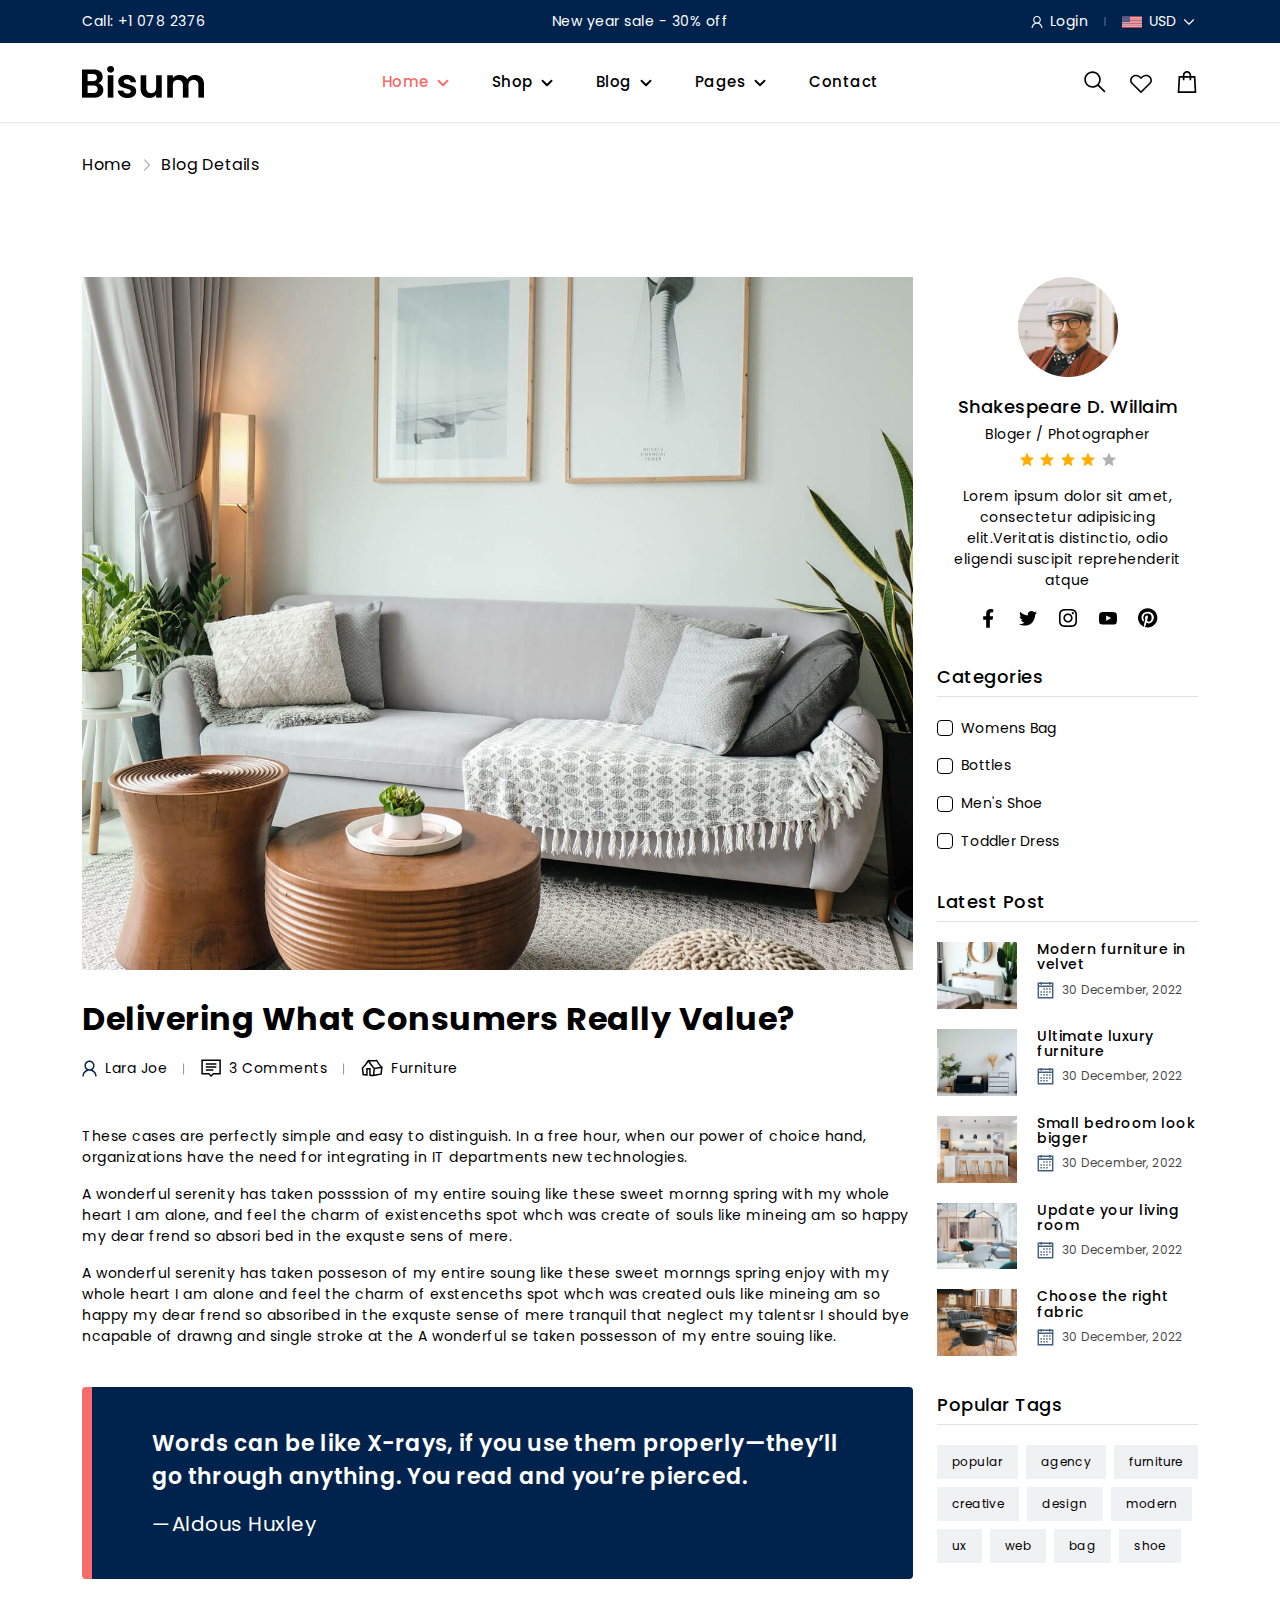
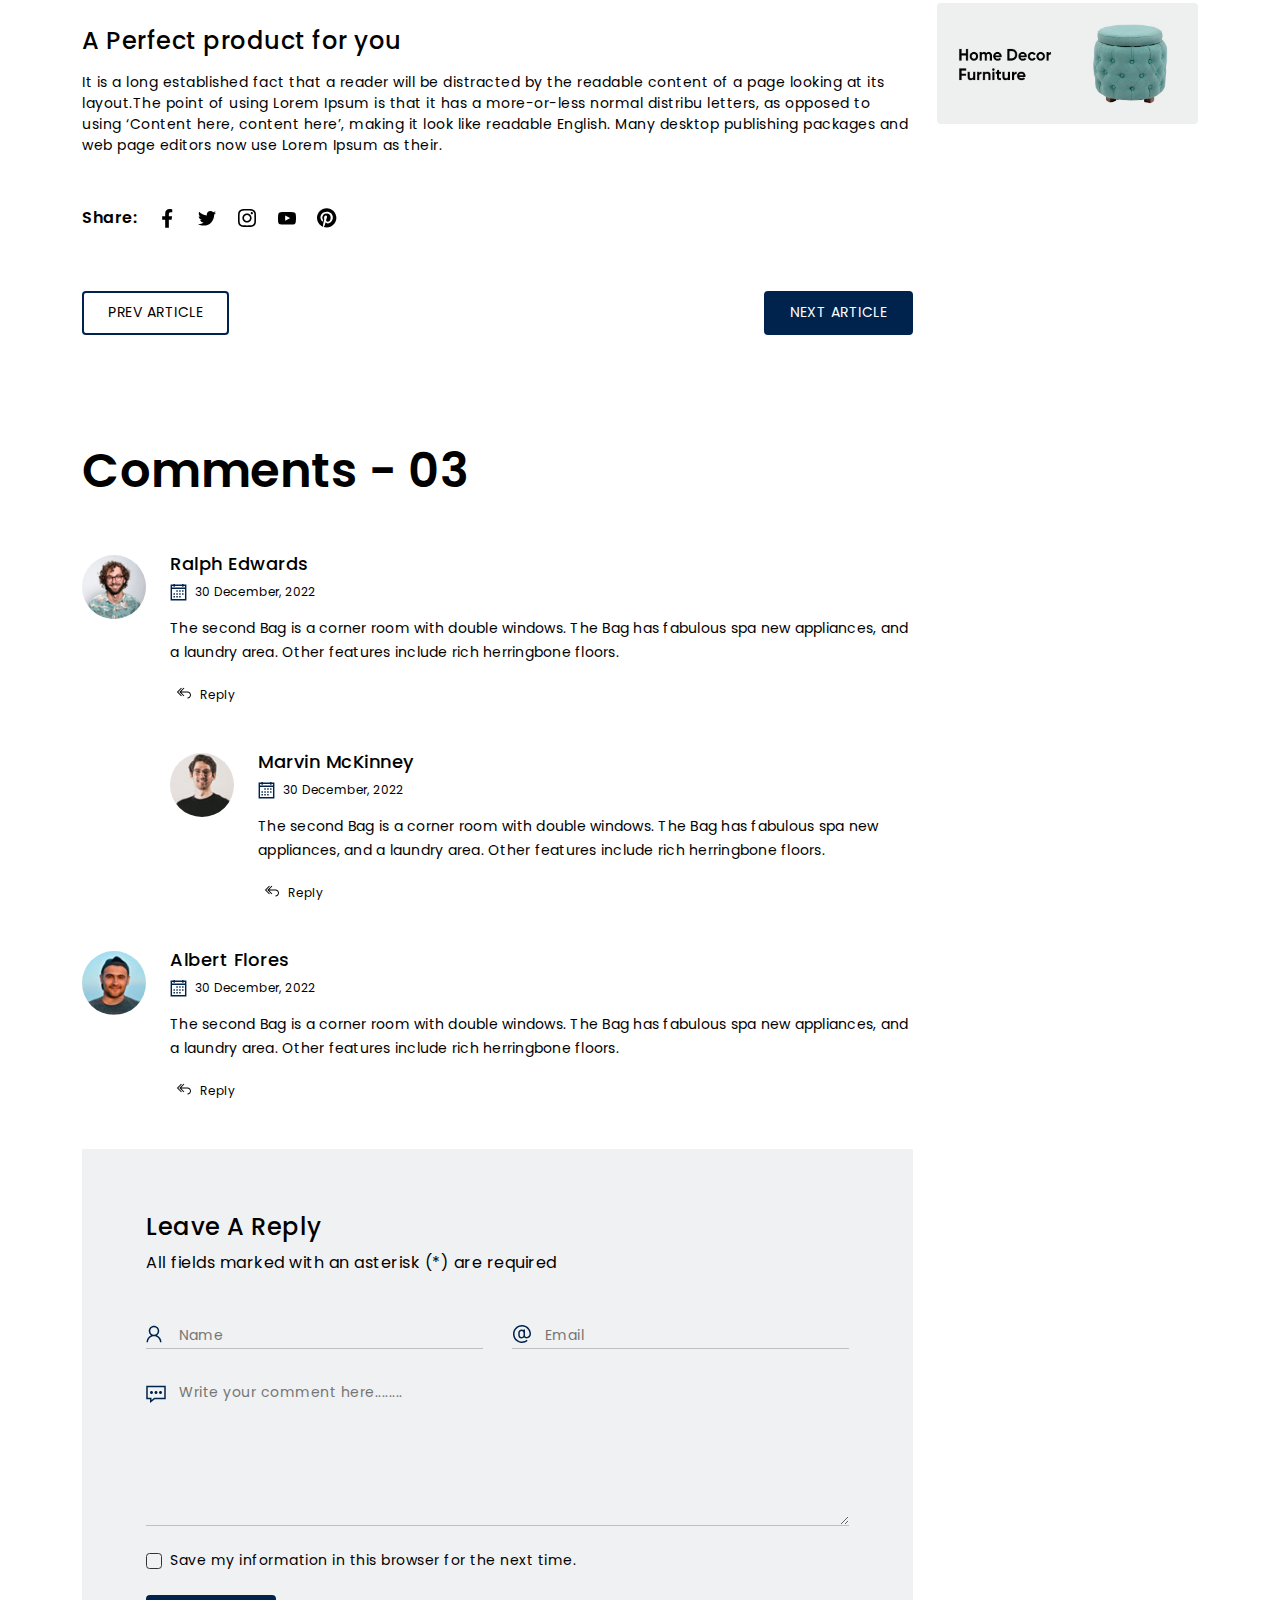
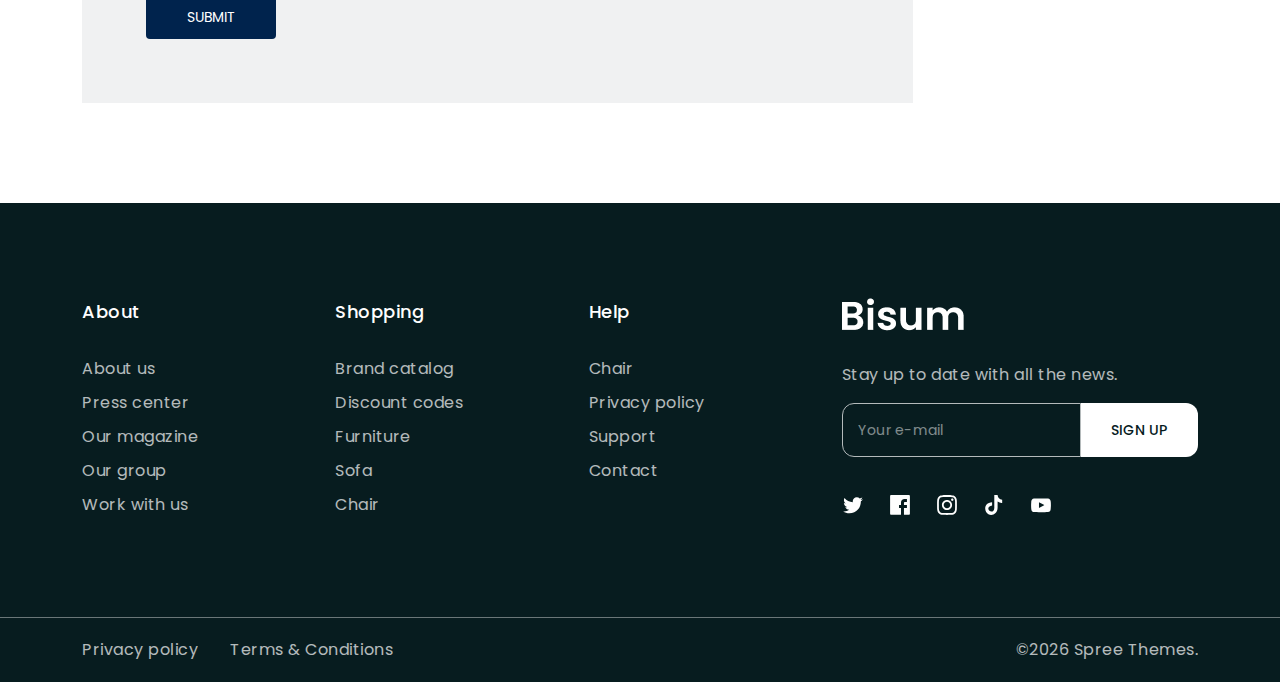
<file: bisum/html/article.html>
<!doctype html>
<html lang="en" class="no-js">

<head>
    <title>Bisum - eCommerce Bootstrap 5 Template</title>
    <!-- meta tags -->
    <meta charset="utf-8">
    <meta http-equiv="X-UA-Compatible" content="IE=edge">
    <meta name="viewport" content="width=device-width, initial-scale=1, shrink-to-fit=no">
    <meta name="description" content="meta description">
    <link rel="shortcut icon" href="assets/img/favicon.png" type="image/x-icon">
    <!-- fonts -->
    <link rel="preconnect" href="https://fonts.googleapis.com">
    <link rel="preconnect" href="https://fonts.gstatic.com" crossorigin>
    <link href="https://fonts.googleapis.com/css2?family=Poppins:wght@300;400;500;600;700&display=swap"
        rel="stylesheet">
    <!-- all css -->
    <style>
        :root {
            --primary-color: #00234D;
            --secondary-color: #F76B6A;

            --btn-primary-border-radius: 0.25rem;
            --btn-primary-color: #fff;
            --btn-primary-background-color: #00234D;
            --btn-primary-border-color: #00234D;
            --btn-primary-hover-color: #fff;
            --btn-primary-background-hover-color: #00234D;
            --btn-primary-border-hover-color: #00234D;
            --btn-primary-font-weight: 500;

            --btn-secondary-border-radius: 0.25rem;
            --btn-secondary-color: #00234D;
            --btn-secondary-background-color: transparent;
            --btn-secondary-border-color: #00234D;
            --btn-secondary-hover-color: #fff;
            --btn-secondary-background-hover-color: #00234D;
            --btn-secondary-border-hover-color: #00234D;
            --btn-secondary-font-weight: 500;

            --heading-color: #000;
            --heading-font-family: 'Poppins', sans-serif;
            --heading-font-weight: 700;

            --title-color: #000;
            --title-font-family: 'Poppins', sans-serif;
            --title-font-weight: 400;

            --body-color: #000;
            --body-background-color: #fff;
            --body-font-family: 'Poppins', sans-serif;
            --body-font-size: 14px;
            --body-font-weight: 400;

            --section-heading-color: #000;
            --section-heading-font-family: 'Poppins', sans-serif;
            --section-heading-font-size: 48px;
            --section-heading-font-weight: 600;

            --section-subheading-color: #000;
            --section-subheading-font-family: 'Poppins', sans-serif;
            --section-subheading-font-size: 16px;
            --section-subheading-font-weight: 400;
        }
    </style>

    <link rel="stylesheet" href="assets/css/vendor.css">
    <link rel="stylesheet" href="assets/css/style.css">
</head>

<body>
    <div class="body-wrapper">
        <!-- announcement bar start -->
        <div class="announcement-bar bg-1 py-1 py-lg-2">
            <div class="container">
                <div class="row align-items-center justify-content-between">
                    <div class="col-lg-3 d-lg-block d-none">
                        <div class="announcement-call-wrapper">
                            <div class="announcement-call">
                                <a class="announcement-text text-white" href="tel:+1-078-2376">Call: +1 078 2376</a>
                            </div>
                        </div>
                    </div>
                    <div class="col-lg-6 col-12">
                        <div class="announcement-text-wrapper d-flex align-items-center justify-content-center">
                            <p class="announcement-text text-white">New year sale - 30% off</p>
                        </div>
                    </div>
                    <div class="col-lg-3 d-lg-block d-none">
                        <div class="announcement-meta-wrapper d-flex align-items-center justify-content-end">
                            <div class="announcement-meta d-flex align-items-center">
                                <a class="announcement-login announcement-text text-white" href="login.html">
                                    <svg class="icon icon-user" width="10" height="11" viewBox="0 0 10 11" fill="none"
                                        xmlns="http://www.w3.org/2000/svg">
                                        <path
                                            d="M5 0C3.07227 0 1.5 1.57227 1.5 3.5C1.5 4.70508 2.11523 5.77539 3.04688 6.40625C1.26367 7.17188 0 8.94141 0 11H1C1 8.78516 2.78516 7 5 7C7.21484 7 9 8.78516 9 11H10C10 8.94141 8.73633 7.17188 6.95312 6.40625C7.88477 5.77539 8.5 4.70508 8.5 3.5C8.5 1.57227 6.92773 0 5 0ZM5 1C6.38672 1 7.5 2.11328 7.5 3.5C7.5 4.88672 6.38672 6 5 6C3.61328 6 2.5 4.88672 2.5 3.5C2.5 2.11328 3.61328 1 5 1Z"
                                            fill="#fff" />
                                    </svg>
                                    <span>Login</span>
                                </a>
                                <span class="separator-login d-flex px-3">
                                    <svg width="2" height="9" viewBox="0 0 2 9" fill="none"
                                        xmlns="http://www.w3.org/2000/svg">
                                        <path opacity="0.4" d="M1 0.5V8.5" stroke="#FEFEFE" stroke-linecap="round" />
                                    </svg>
                                </span>
                                <div class="currency-wrapper">
                                    <button type="button" class="currency-btn btn-reset text-white"
                                        data-bs-toggle="dropdown" aria-expanded="false">
                                        <img class="flag" src="assets/img/flag/usd.jpg" alt="img">
                                        <span>USD</span>
                                        <span>
                                            <svg class="icon icon-dropdown" xmlns="http://www.w3.org/2000/svg"
                                                width="24" height="24" viewBox="0 0 24 24" fill="none" stroke="#fff"
                                                stroke-width="1" stroke-linecap="round" stroke-linejoin="round">
                                                <polyline points="6 9 12 15 18 9"></polyline>
                                            </svg>
                                        </span>
                                    </button>

                                    <ul class="currency-list dropdown-menu dropdown-menu-end px-2">
                                        <li class="currency-list-item ">
                                            <a class="currency-list-option" href="#" data-value="USD">
                                                <img class="flag" src="assets/img/flag/usd.jpg" alt="img">
                                                <span>USD</span>
                                            </a>
                                        </li>
                                        <li class="currency-list-item ">
                                            <a class="currency-list-option" href="#" data-value="CAD">
                                                <img class="flag" src="assets/img/flag/cad.jpg" alt="img">
                                                <span>CAD</span>
                                            </a>
                                        </li>
                                        <li class="currency-list-item ">
                                            <a class="currency-list-option" href="#" data-value="EUR">
                                                <img class="flag" src="assets/img/flag/eur.jpg" alt="img">
                                                <span>EUR</span>
                                            </a>
                                        </li>
                                        <li class="currency-list-item ">
                                            <a class="currency-list-option" href="#" data-value="JPY">
                                                <img class="flag" src="assets/img/flag/jpy.jpg" alt="img">
                                                <span>JPY</span>
                                            </a>
                                        </li>
                                        <li class="currency-list-item ">
                                            <a class="currency-list-option" href="#" data-value="GBP">
                                                <img class="flag" src="assets/img/flag/gbp.jpg" alt="img">
                                                <span>GBP</span>
                                            </a>
                                        </li>
                                    </ul>
                                </div>
                            </div>
                        </div>
                    </div>
                </div>
            </div>
        </div>
        <!-- announcement bar end -->

        <!-- header start -->
        <header class="sticky-header border-btm-black header-1">
            <div class="header-bottom">
                <div class="container">
                    <div class="row align-items-center">
                        <div class="col-lg-3 col-md-4 col-4">
                            <div class="header-logo">
                                <a href="index-shoe.html" class="logo-main">
                                    <img src="assets/img/logo.png" loading="lazy" alt="bisum">
                                </a>
                            </div>
                        </div>
                        <div class="col-lg-6 d-lg-block d-none">
                            <nav class="site-navigation">
                                <ul class="main-menu list-unstyled justify-content-center">
                                    <li class="menu-list-item nav-item has-dropdown active">
                                        <div class="mega-menu-header">
                                            <a class="nav-link" href="index.html">
                                                Home
                                            </a>
                                            <span class="open-submenu">
                                                <svg class="icon icon-dropdown" xmlns="http://www.w3.org/2000/svg"
                                                    width="24" height="24" viewBox="0 0 24 24" fill="none"
                                                    stroke="currentColor" stroke-width="2" stroke-linecap="round"
                                                    stroke-linejoin="round">
                                                    <polyline points="6 9 12 15 18 9"></polyline>
                                                </svg>
                                            </span>
                                        </div>
                                        <div class="submenu-transform submenu-transform-desktop">
                                            <ul class="submenu list-unstyled">
                                                <li class="menu-list-item nav-item-sub">
                                                    <a class="nav-link-sub nav-text-sub" href="index.html">Home 1</a>
                                                </li>
                                                <li class="menu-list-item nav-item-sub">
                                                    <a class="nav-link-sub nav-text-sub" href="index-shoe.html">Home
                                                        2</a>
                                                </li>
                                                <li class="menu-list-item nav-item-sub">
                                                    <a class="nav-link-sub nav-text-sub" href="index-bag.html">Home
                                                        3</a>
                                                </li>
                                                <li class="menu-list-item nav-item-sub">
                                                    <a class="nav-link-sub nav-text-sub" href="index-tools.html">Home
                                                        4</a>
                                                </li>
                                            </ul>
                                        </div>
                                    </li>
                                    <li class="menu-list-item nav-item has-megamenu">
                                        <div class="mega-menu-header">
                                            <a class="nav-link" href="collection-left-sidebar.html">
                                                Shop
                                            </a>
                                            <span class="open-submenu">
                                                <svg class="icon icon-dropdown" xmlns="http://www.w3.org/2000/svg"
                                                    width="24" height="24" viewBox="0 0 24 24" fill="none"
                                                    stroke="currentColor" stroke-width="2" stroke-linecap="round"
                                                    stroke-linejoin="round">
                                                    <polyline points="6 9 12 15 18 9"></polyline>
                                                </svg>
                                            </span>
                                        </div>
                                        <div class="submenu-transform submenu-transform-desktop">
                                            <div class="container">
                                                <ul class="submenu megamenu-container list-unstyled">
                                                    <li class="menu-list-item nav-item-sub">
                                                        <div class="mega-menu-header">
                                                            <a class="nav-link-sub nav-text-sub megamenu-heading"
                                                                href="collection-left-sidebar.html">
                                                                CATEGORY PAGES
                                                            </a>
                                                        </div>
                                                        <div class="submenu-transform megamenu-transform">
                                                            <ul class="megamenu list-unstyled">
                                                                <li class="menu-list-item nav-item-sub">
                                                                    <a class="nav-link-sub nav-text-sub"
                                                                        href="collection-left-sidebar.html">With Left
                                                                        Sidebar</a>
                                                                </li>
                                                                <li class="menu-list-item nav-item-sub">
                                                                    <a class="nav-link-sub nav-text-sub"
                                                                        href="collection-right-sidebar.html">With Right
                                                                        Sidebar</a>
                                                                </li>
                                                                <li class="menu-list-item nav-item-sub">
                                                                    <a class="nav-link-sub nav-text-sub"
                                                                        href="collection-left-sidebar.html">3 Column
                                                                        Layout</a>
                                                                </li>
                                                                <li class="menu-list-item nav-item-sub">
                                                                    <a class="nav-link-sub nav-text-sub"
                                                                        href="collection-without-sidebar.html">4 Column
                                                                        Layout</a>
                                                                </li>
                                                                <li class="menu-list-item nav-item-sub">
                                                                    <a class="nav-link-sub nav-text-sub"
                                                                        href="collection-without-sidebar.html">Without
                                                                        Sidebar</a>
                                                                </li>
                                                            </ul>
                                                        </div>
                                                    </li>
                                                    <li class="menu-list-item nav-item-sub">
                                                        <div
                                                            class="mega-menu-header d-flex align-items-center justify-content-between">
                                                            <a class="nav-link-sub nav-text-sub megamenu-heading"
                                                                href="collection-right-sidebar.html">
                                                                PRODUCT PAGES
                                                            </a>
                                                        </div>
                                                        <div class="submenu-transform megamenu-transform">
                                                            <ul class="megamenu list-unstyled">
                                                                <li class="menu-list-item nav-item-sub">
                                                                    <a class="nav-link-sub nav-text-sub"
                                                                        href="product.html">Simple Product</a>
                                                                </li>
                                                                <li class="menu-list-item nav-item-sub">
                                                                    <a class="nav-link-sub nav-text-sub"
                                                                        href="product.html">Variable Product</a>
                                                                </li>
                                                                <li class="menu-list-item nav-item-sub">
                                                                    <a class="nav-link-sub nav-text-sub"
                                                                        href="product.html">Sale Product</a>
                                                                </li>
                                                                <li class="menu-list-item nav-item-sub">
                                                                    <a class="nav-link-sub nav-text-sub"
                                                                        href="product.html">Featured & On Sale</a>
                                                                </li>
                                                                <li class="menu-list-item nav-item-sub">
                                                                    <a class="nav-link-sub nav-text-sub"
                                                                        href="product-2.html">Tab Inside</a>
                                                                </li>
                                                            </ul>
                                                        </div>
                                                    </li>
                                                    <li class="menu-list-item nav-item-sub">
                                                        <div
                                                            class="mega-menu-header d-flex align-items-center justify-content-between">
                                                            <a class="nav-link-sub nav-text-sub megamenu-heading"
                                                                href="index.html">
                                                                PRODUCT LAYOUTS
                                                            </a>
                                                        </div>
                                                        <div class="submenu-transform megamenu-transform">
                                                            <ul class="megamenu list-unstyled">
                                                                <li class="menu-list-item nav-item-sub">
                                                                    <a class="nav-link-sub nav-text-sub"
                                                                        href="product-2.html">Grid Images</a>
                                                                </li>
                                                                <li class="menu-list-item nav-item-sub">
                                                                    <a class="nav-link-sub nav-text-sub"
                                                                        href="product.html">Vertical Thumb</a>
                                                                </li>
                                                                <li class="menu-list-item nav-item-sub">
                                                                    <a class="nav-link-sub nav-text-sub"
                                                                        href="product.html">Gallery Type</a>
                                                                </li>
                                                                <li class="menu-list-item nav-item-sub">
                                                                    <a class="nav-link-sub nav-text-sub"
                                                                        href="product.html">Product Width Layout</a>
                                                                </li>
                                                                <li class="menu-list-item nav-item-sub">
                                                                    <a class="nav-link-sub nav-text-sub"
                                                                        href="product.html">Sticky Gallery</a>
                                                                </li>
                                                            </ul>
                                                        </div>
                                                    </li>
                                                    <li class="menu-list-item nav-item-sub">
                                                        <div
                                                            class="mega-menu-header d-flex align-items-center justify-content-between">
                                                            <a class="mega-menu-img nav-link-sub nav-text-sub"
                                                                href="collection-left-sidebar.html">
                                                                <img class="menu-img" src="assets/img/menu/1.jpg" alt="img">
                                                                <h2 class="img-menu-heading text_16 mt-2">Featured
                                                                    Collection</h2>
                                                                <div
                                                                    class="img-menu-action text_12 bg-transparent p-0">
                                                                    <span>DISCOVER NOW</span>
                                                                    <span>
                                                                        <svg xmlns="http://www.w3.org/2000/svg"
                                                                            width="30" height="18" fill="#000"
                                                                            class="icon-right-long" viewBox="0 0 16 16">
                                                                            <path fill-rule="evenodd"
                                                                                d="M1 8a.5.5 0 0 1 .5-.5h11.793l-3.147-3.146a.5.5 0 0 1 .708-.708l4 4a.5.5 0 0 1 0 .708l-4 4a.5.5 0 0 1-.708-.708L13.293 8.5H1.5A.5.5 0 0 1 1 8z" />
                                                                        </svg>
                                                                    </span>
                                                                </div>
                                                            </a>
                                                        </div>
                                                    </li>
                                                </ul>
                                            </div>
                                        </div>
                                    </li>
                                    <li class="menu-list-item nav-item has-dropdown">
                                        <div class="mega-menu-header">
                                            <a class="nav-link" href="blog.html">Blog</a>
                                            <span class="open-submenu">
                                                <svg class="icon icon-dropdown" xmlns="http://www.w3.org/2000/svg"
                                                    width="24" height="24" viewBox="0 0 24 24" fill="none"
                                                    stroke="currentColor" stroke-width="2" stroke-linecap="round"
                                                    stroke-linejoin="round">
                                                    <polyline points="6 9 12 15 18 9"></polyline>
                                                </svg>
                                            </span>
                                        </div>
                                        <div class="submenu-transform submenu-transform-desktop">
                                            <ul class="submenu list-unstyled">
                                                <li class="menu-list-item nav-item-sub">
                                                    <a class="nav-link-sub nav-text-sub" href="blog.html">Blog</a>
                                                </li>
                                                <li class="menu-list-item nav-item-sub">
                                                    <a class="nav-link-sub nav-text-sub" href="article.html">Blog Details</a>
                                                </li>
                                            </ul>
                                        </div>
                                    </li>
                                    <li class="menu-list-item nav-item has-dropdown">
                                        <div class="mega-menu-header">
                                            <a class="nav-link" href="about-us.html">
                                                Pages
                                            </a>
                                            <span class="open-submenu">
                                                <svg class="icon icon-dropdown" xmlns="http://www.w3.org/2000/svg"
                                                    width="24" height="24" viewBox="0 0 24 24" fill="none"
                                                    stroke="currentColor" stroke-width="2" stroke-linecap="round"
                                                    stroke-linejoin="round">
                                                    <polyline points="6 9 12 15 18 9"></polyline>
                                                </svg>
                                            </span>
                                        </div>
                                        <div class="submenu-transform submenu-transform-desktop">
                                            <ul class="submenu list-unstyled">
                                                <li class="menu-list-item nav-item-sub">
                                                    <a class="nav-link-sub nav-text-sub" href="about-us.html">About
                                                        Us</a>
                                                </li>
                                                <li class="menu-list-item nav-item-sub">
                                                    <a class="nav-link-sub nav-text-sub" href="contact.html">Contact</a>
                                                </li>
                                                <li class="menu-list-item nav-item-sub">
                                                    <a class="nav-link-sub nav-text-sub" href="faq.html">FAQ</a>
                                                </li>
                                                <li class="menu-list-item nav-item-sub">
                                                    <a class="nav-link-sub nav-text-sub" href="404.html">404 page</a>
                                                </li>
                                                <li class="menu-list-item nav-item-sub">
                                                    <a class="nav-link-sub nav-text-sub" href="login.html">Login</a>
                                                </li>
                                                <li class="menu-list-item nav-item-sub">
                                                    <a class="nav-link-sub nav-text-sub"
                                                        href="register.html">Register</a>
                                                </li>
                                                <li class="menu-list-item nav-item-sub">
                                                    <a class="nav-link-sub nav-text-sub"
                                                        href="wishlist.html">Wishlist</a>
                                                </li>
                                                <li class="menu-list-item nav-item-sub">
                                                    <a class="nav-link-sub nav-text-sub" href="cart.html">Cart</a>
                                                </li>
                                                <li class="menu-list-item nav-item-sub">
                                                    <a class="nav-link-sub nav-text-sub"
                                                        href="checkout.html">Checkout</a>
                                                </li>
                                            </ul>
                                        </div>
                                    </li>
                                    <li class="menu-list-item nav-item">
                                        <a class="nav-link" href="contact.html">Contact</a>
                                    </li>
                                </ul>
                            </nav>
                        </div>
                        <div class="col-lg-3 col-md-8 col-8">
                            <div class="header-action d-flex align-items-center justify-content-end">
                                <a class="header-action-item header-search" href="javascript:void(0)">
                                    <svg class="icon icon-search" width="20" height="20" viewBox="0 0 20 20" fill="none"
                                        xmlns="http://www.w3.org/2000/svg">
                                        <path
                                            d="M7.75 0.250183C11.8838 0.250183 15.25 3.61639 15.25 7.75018C15.25 9.54608 14.6201 11.1926 13.5625 12.4846L19.5391 18.4611L18.4609 19.5392L12.4844 13.5627C11.1924 14.6203 9.5459 15.2502 7.75 15.2502C3.61621 15.2502 0.25 11.884 0.25 7.75018C0.25 3.61639 3.61621 0.250183 7.75 0.250183ZM7.75 1.75018C4.42773 1.75018 1.75 4.42792 1.75 7.75018C1.75 11.0724 4.42773 13.7502 7.75 13.7502C11.0723 13.7502 13.75 11.0724 13.75 7.75018C13.75 4.42792 11.0723 1.75018 7.75 1.75018Z"
                                            fill="black" />
                                    </svg>
                                </a>
                                <a class="header-action-item header-wishlist ms-4 d-none d-lg-block"
                                    href="wishlist.html">
                                    <svg class="icon icon-wishlist" width="26" height="22" viewBox="0 0 26 22"
                                        fill="none" xmlns="http://www.w3.org/2000/svg">
                                        <path
                                            d="M6.96429 0.000183105C3.12305 0.000183105 0 3.10686 0 6.84843C0 8.15388 0.602121 9.28455 1.16071 10.1014C1.71931 10.9181 2.29241 11.4425 2.29241 11.4425L12.3326 21.3439L13 22.0002L13.6674 21.3439L23.7076 11.4425C23.7076 11.4425 26 9.45576 26 6.84843C26 3.10686 22.877 0.000183105 19.0357 0.000183105C15.8474 0.000183105 13.7944 1.88702 13 2.68241C12.2056 1.88702 10.1526 0.000183105 6.96429 0.000183105ZM6.96429 1.82638C9.73912 1.82638 12.3036 4.48008 12.3036 4.48008L13 5.25051L13.6964 4.48008C13.6964 4.48008 16.2609 1.82638 19.0357 1.82638C21.8613 1.82638 24.1429 4.10557 24.1429 6.84843C24.1429 8.25732 22.4018 10.1584 22.4018 10.1584L13 19.4036L3.59821 10.1584C3.59821 10.1584 3.14844 9.73397 2.69866 9.07411C2.24888 8.41426 1.85714 7.55466 1.85714 6.84843C1.85714 4.10557 4.13867 1.82638 6.96429 1.82638Z"
                                            fill="black" />
                                    </svg>
                                </a>
                                <a class="header-action-item header-cart ms-4" href="#drawer-cart"
                                    data-bs-toggle="offcanvas">
                                    <svg class="icon icon-cart" width="24" height="26" viewBox="0 0 24 26" fill="none"
                                        xmlns="http://www.w3.org/2000/svg">
                                        <path
                                            d="M12 0.000183105C9.25391 0.000183105 7 2.25409 7 5.00018V6.00018H2.0625L2 6.93768L1 24.9377L0.9375 26.0002H23.0625L23 24.9377L22 6.93768L21.9375 6.00018H17V5.00018C17 2.25409 14.7461 0.000183105 12 0.000183105ZM12 2.00018C13.6562 2.00018 15 3.34393 15 5.00018V6.00018H9V5.00018C9 3.34393 10.3438 2.00018 12 2.00018ZM3.9375 8.00018H7V11.0002H9V8.00018H15V11.0002H17V8.00018H20.0625L20.9375 24.0002H3.0625L3.9375 8.00018Z"
                                            fill="black" />
                                    </svg>
                                </a>
                                <a class="header-action-item header-hamburger ms-4 d-lg-none" href="#drawer-menu"
                                    data-bs-toggle="offcanvas">
                                    <svg class="icon icon-hamburger" xmlns="http://www.w3.org/2000/svg" width="24"
                                        height="24" viewBox="0 0 24 24" fill="none" stroke="#000" stroke-width="2"
                                        stroke-linecap="round" stroke-linejoin="round">
                                        <line x1="3" y1="12" x2="21" y2="12"></line>
                                        <line x1="3" y1="6" x2="21" y2="6"></line>
                                        <line x1="3" y1="18" x2="21" y2="18"></line>
                                    </svg>
                                </a>
                            </div>
                        </div>
                    </div>
                </div>
                <div class="search-wrapper">
                    <div class="container">
                        <form action="#" class="search-form d-flex align-items-center">
                            <button type="submit" class="search-submit bg-transparent pl-0 text-start">
                                <svg class="icon icon-search" width="20" height="20" viewBox="0 0 20 20" fill="none"
                                    xmlns="http://www.w3.org/2000/svg">
                                    <path
                                        d="M7.75 0.250183C11.8838 0.250183 15.25 3.61639 15.25 7.75018C15.25 9.54608 14.6201 11.1926 13.5625 12.4846L19.5391 18.4611L18.4609 19.5392L12.4844 13.5627C11.1924 14.6203 9.5459 15.2502 7.75 15.2502C3.61621 15.2502 0.25 11.884 0.25 7.75018C0.25 3.61639 3.61621 0.250183 7.75 0.250183ZM7.75 1.75018C4.42773 1.75018 1.75 4.42792 1.75 7.75018C1.75 11.0724 4.42773 13.7502 7.75 13.7502C11.0723 13.7502 13.75 11.0724 13.75 7.75018C13.75 4.42792 11.0723 1.75018 7.75 1.75018Z"
                                        fill="black" />
                                </svg>
                            </button>
                            <div class="search-input mr-4">
                                <input type="text" placeholder="Search your products..." autocomplete="off">
                            </div>
                            <div class="search-close">
                                <svg xmlns="http://www.w3.org/2000/svg" width="24" height="24" viewBox="0 0 24 24"
                                    fill="none" stroke="currentColor" stroke-width="2" stroke-linecap="round"
                                    stroke-linejoin="round" class="icon icon-close">
                                    <line x1="18" y1="6" x2="6" y2="18"></line>
                                    <line x1="6" y1="6" x2="18" y2="18"></line>
                                </svg>
                            </div>
                        </form>
                    </div>
                </div>
            </div>
        </header>
        <!-- header end -->

        <!-- breadcrumb start -->
        <div class="breadcrumb">
            <div class="container">
                <ul class="list-unstyled d-flex align-items-center m-0">
                    <li><a href="/">Home</a></li>
                    <li>
                        <svg class="icon icon-breadcrumb" width="64" height="64" viewBox="0 0 64 64" fill="none"
                            xmlns="http://www.w3.org/2000/svg">
                            <g opacity="0.4">
                                <path
                                    d="M25.9375 8.5625L23.0625 11.4375L43.625 32L23.0625 52.5625L25.9375 55.4375L47.9375 33.4375L49.3125 32L47.9375 30.5625L25.9375 8.5625Z"
                                    fill="#000" />
                            </g>
                        </svg>
                    </li>
                    <li>Blog Details</li>
                </ul>
            </div>
        </div>
        <!-- breadcrumb end -->

        <main id="MainContent" class="content-for-layout">
            <div class="article-page mt-100">
                <div class="container">
                    <div class="row">
                        <div class="col-lg-9 col-md-12 col-12">
                            <div class="article-rte">
                                <div class="article-img">
                                    <img src="assets/img/blog/furniture-9.jpg" alt="img">
                                </div>
                                <div class="article-meta">
                                    <h2 class="article-title">Delivering What Consumers Really Value?</h2>
                                    <div class="article-card-published text_14 d-flex align-items-center">
                                        <span class="article-author d-flex align-items-center">
                                            <span class="icon-author"><svg width="15" height="17"
                                                    viewBox="0 0 15 17" fill="none"
                                                    xmlns="http://www.w3.org/2000/svg">
                                                    <path
                                                        d="M7.5 0.59375C4.72888 0.59375 2.46875 2.85388 2.46875 5.625C2.46875 7.3573 3.35315 8.89587 4.69238 9.80274C2.12903 10.9033 0.3125 13.447 0.3125 16.4063H1.75C1.75 13.2224 4.31616 10.6563 7.5 10.6563C10.6838 10.6563 13.25 13.2224 13.25 16.4063H14.6875C14.6875 13.447 12.871 10.9033 10.3076 9.80274C11.6469 8.89587 12.5313 7.3573 12.5313 5.625C12.5313 2.85388 10.2711 0.59375 7.5 0.59375ZM7.5 2.03125C9.49341 2.03125 11.0938 3.63159 11.0938 5.625C11.0938 7.61841 9.49341 9.21875 7.5 9.21875C5.50659 9.21875 3.90625 7.61841 3.90625 5.625C3.90625 3.63159 5.50659 2.03125 7.5 2.03125Z"
                                                        fill="#00234D" />
                                                </svg>
                                            </span>
                                            <span class="ms-2">Lara Joe</span>
                                        </span>
                                        <span class="article-separator mx-3">
                                            <svg width="2" height="12" viewBox="0 0 2 12" fill="none" xmlns="http://www.w3.org/2000/svg">
                                            <path opacity="0.4" d="M1.09761 0.5H0V11.5H1.09761V0.5Z" fill="black"/>
                                            </svg>
                                        </span>
                                        <a href="#" class="article-date d-flex align-items-center">
                                            <span class="icon-publish">
                                                <svg width="20" height="19" viewBox="0 0 20 19" fill="none" xmlns="http://www.w3.org/2000/svg">
                                                    <path d="M0.347656 0.5V15.5H7.53711L10.0977 18.0605L12.6582 15.5H19.8477V0.5H0.347656ZM1.84766 2H18.3477V14H12.0371L10.0977 15.9395L8.1582 14H1.84766V2ZM4.84766 4.25V5.75H15.3477V4.25H4.84766ZM4.84766 7.25V8.75H15.3477V7.25H4.84766ZM4.84766 10.25V11.75H12.3477V10.25H4.84766Z" fill="black"/>
                                                </svg>                                                    
                                            </span>
                                            <span class="ms-2">3 Comments</span>
                                        </a>
                                        <span class="article-separator mx-3 d-none d-sm-block">
                                            <svg width="2" height="12" viewBox="0 0 2 12" fill="none" xmlns="http://www.w3.org/2000/svg">
                                            <path opacity="0.4" d="M1.09761 0.5H0V11.5H1.09761V0.5Z" fill="black"/>
                                            </svg>
                                        </span>
                                        <a href="article.html" class="article-date d-none d-sm-flex align-items-center">
                                            <span class="icon-tag">
                                                <svg width="22" height="18" viewBox="0 0 22 18" fill="none" xmlns="http://www.w3.org/2000/svg">
                                                    <path d="M7.09375 0.65625L6.8125 1.10156C6.8125 1.10156 5.86621 2.55762 4.65625 4.21875C3.44629 5.87988 1.91992 7.76074 1.02344 8.39062L0.648438 8.64844L0.695312 9.09375L1.44531 15.8438L1.51562 16.5H2.19531C3.30859 16.5 4.60645 16.5586 5.89844 16.6406L6.69531 16.6875V10.5H8.19531V16.8047L8.875 16.875C10.9961 17.0625 12.6016 17.25 12.6016 17.25H12.7188L20.9219 15.6094L20.9453 15.0234C20.9453 15.0234 21.0127 13.7725 21.1328 12.3047C21.2529 10.8369 21.4492 9.11133 21.6484 8.48438L21.8125 7.96875L21.4141 7.66406C18.8271 5.66016 16.3516 1.14844 16.3516 1.14844L16.1172 0.679688L15.5781 0.75C15.5781 0.75 10.7588 1.41504 7.58594 0.773438L7.09375 0.65625ZM15.2969 2.29688C15.6045 2.86816 17.1221 5.58105 19.3047 7.73438L13.6562 8.625C11.8076 6.84961 9.92383 4.04297 8.89844 2.41406C11.8018 2.71289 14.667 2.38184 15.2969 2.29688ZM7.39844 2.90625C8.38281 4.49121 10.4482 7.60254 12.625 9.67969C12.1328 11.6865 11.9834 14.3613 11.9453 15.6797C11.4443 15.627 10.8408 15.5537 9.69531 15.4453V9H5.19531V15.1172C4.39551 15.0732 3.61914 15.0352 2.875 15.0234L2.24219 9.25781C3.45215 8.27344 4.74707 6.65625 5.875 5.10938C6.60742 4.10156 7.06445 3.41309 7.39844 2.90625ZM20.0312 9.16406C19.8555 10.0576 19.7207 11.1123 19.6328 12.1641C19.5361 13.3506 19.5127 14.001 19.4922 14.3906L13.4688 15.6094C13.5068 14.2881 13.6445 11.7891 14.0312 10.1016L20.0312 9.16406Z" fill="black"/>
                                                </svg>                                                    
                                            </span>
                                            <span class="ms-2">Furniture</span>
                                        </a>
                                    </div>
                                </div>

                                <div class="article-content">
                                    <p>These cases are perfectly simple and easy to distinguish. In a free hour, when our power of choice hand, organizations have the need for integrating in IT departments new technologies.</p>

                                    <p>A wonderful serenity has taken possssion of my entire souing like these sweet mornng spring with my whole heart I am alone, and feel the charm of existenceths spot whch was create of souls like mineing am so happy my dear frend so absori bed in the exquste sens of mere.</p>
                                        
                                    <p>A wonderful serenity has taken posseson of my entire soung like these sweet mornngs spring enjoy with my whole heart I am alone and feel the charm of exstenceths spot whch was created ouls like mineing am so happy my dear frend so absoribed in the exquste sense of mere tranquil that neglect my talentsr I should bye ncapable of drawng and single stroke at the A wonderful se taken possesson of my entre souing like.</p>

                                    <figure class="blockquote">
                                        <blockquote>
                                            Words can be like X-rays, if you use them properly—they’ll go through anything. You read and you’re pierced.
                                        </blockquote>
                                        <figcaption>—Aldous Huxley</figcaption>
                                    </figure>

                                    <h6 class="heading_24 mb-3 mt-5">A Perfect product for you</h6>
                                    <p>It is a long established fact that a reader will be distracted by the readable content of a page looking at its layout.The point of using Lorem Ipsum is that it has a more-or-less normal distribu letters, as opposed to using ‘Content here, content here’, making it look like readable English. Many desktop publishing packages and web page editors now use Lorem Ipsum as their.</p>
                                </div>

                                <div class="share-area mt-5 d-flex align-items-center">
                                    <strong class="label mb-1 d-block">Share:</strong>
                                    <ul class="list-unstyled share-list d-flex align-items-center mb-1 flex-wrap">
                                        <li class="share-item">
                                            <svg width="9" height="16" viewBox="0 0 9 16" fill="none" xmlns="http://www.w3.org/2000/svg">
                                                <path d="M8.17383 9.3125L8.58398 6.61719H5.97656V4.85938C5.97656 4.09766 6.32812 3.39453 7.5 3.39453H8.70117V1.08008C8.70117 1.08008 7.61719 0.875 6.5918 0.875C4.45312 0.875 3.04688 2.19336 3.04688 4.53711V6.61719H0.644531V9.3125H3.04688V15.875H5.97656V9.3125H8.17383Z" fill="black"/>
                                            </svg>                                                                                              
                                        </li>
                                        <li class="share-item">
                                            <svg width="20" height="20" viewBox="0 0 20 20" fill="none" xmlns="http://www.w3.org/2000/svg">
                                                <path d="M17.1452 6.62529C17.1452 6.79391 17.1452 6.94848 17.1452 7.08899C17.1452 8.35363 16.9063 9.60422 16.4286 10.8407C15.9789 12.0492 15.3185 13.1593 14.4473 14.171C13.6042 15.1827 12.4941 16.0117 11.1171 16.6581C9.76815 17.2763 8.27869 17.5855 6.64871 17.5855C4.59719 17.5855 2.71429 17.0375 1 15.9415C1.28103 15.9696 1.57611 15.9836 1.88525 15.9836C3.59953 15.9836 5.13115 15.4637 6.48009 14.4239C5.66511 14.3958 4.93443 14.1429 4.28806 13.6651C3.66979 13.1874 3.24824 12.5831 3.02342 11.8525C3.24824 11.9087 3.47307 11.9368 3.69789 11.9368C4.03513 11.9368 4.35831 11.8806 4.66745 11.7681C3.82436 11.5995 3.12178 11.178 2.55972 10.5035C1.99766 9.82904 1.71663 9.05621 1.71663 8.18501C1.71663 8.15691 1.71663 8.14286 1.71663 8.14286C2.25059 8.42389 2.81265 8.57845 3.40281 8.60656C2.30679 7.84777 1.75878 6.82201 1.75878 5.52927C1.75878 4.8548 1.9274 4.23653 2.26464 3.67447C3.19204 4.79859 4.30211 5.69789 5.59485 6.37237C6.91569 7.04684 8.33489 7.42623 9.85246 7.51054C9.79625 7.22951 9.76815 6.94848 9.76815 6.66745C9.76815 5.65574 10.1194 4.79859 10.822 4.09602C11.5527 3.36534 12.4239 3 13.4356 3C14.5035 3 15.4028 3.37939 16.1335 4.13817C16.9766 3.96956 17.7635 3.67447 18.4941 3.25293C18.2131 4.12412 17.6651 4.79859 16.8501 5.27635C17.6089 5.19204 18.3255 5.00937 19 4.72834C18.4941 5.45902 17.8759 6.09133 17.1452 6.62529Z" fill="black"/>
                                            </svg>                                                
                                        </li>
                                        <li class="share-item">
                                            <svg width="20" height="20" viewBox="0 0 20 20" fill="none" xmlns="http://www.w3.org/2000/svg">
                                                <path d="M9.99998 2.62165C12.4031 2.62165 12.6877 2.6308 13.6367 2.6741C14.5142 2.71415 14.9908 2.86077 15.3079 2.98398C15.728 3.14725 16.0278 3.34231 16.3428 3.65723C16.6577 3.97215 16.8528 4.272 17.016 4.69206C17.1392 5.00923 17.2859 5.48577 17.3259 6.36323C17.3692 7.31228 17.3783 7.5969 17.3783 10C17.3783 12.4031 17.3692 12.6878 17.3259 13.6368C17.2859 14.5143 17.1392 14.9908 17.016 15.308C16.8528 15.728 16.6577 16.0279 16.3428 16.3428C16.0278 16.6577 15.728 16.8528 15.3079 17.016C14.9908 17.1393 14.5142 17.2859 13.6367 17.3259C12.6879 17.3692 12.4032 17.3784 9.99998 17.3784C7.59672 17.3784 7.3121 17.3692 6.36323 17.3259C5.48574 17.2859 5.00919 17.1393 4.69206 17.016C4.27196 16.8528 3.97212 16.6577 3.6572 16.3428C3.34227 16.0279 3.14721 15.728 2.98398 15.308C2.86073 14.9908 2.71411 14.5143 2.67406 13.6368C2.63076 12.6878 2.62162 12.4031 2.62162 10C2.62162 7.5969 2.63076 7.31228 2.67406 6.36326C2.71411 5.48577 2.86073 5.00923 2.98398 4.69206C3.14721 4.272 3.34227 3.97215 3.6572 3.65723C3.97212 3.34231 4.27196 3.14725 4.69206 2.98398C5.00919 2.86077 5.48574 2.71415 6.36319 2.6741C7.31224 2.6308 7.59687 2.62165 9.99998 2.62165ZM9.99998 1C7.55571 1 7.24926 1.01036 6.28931 1.05416C5.33133 1.09789 4.67712 1.25001 4.10462 1.47251C3.51279 1.70251 3.01088 2.01025 2.51055 2.51058C2.01021 3.01092 1.70247 3.51283 1.47247 4.10466C1.24997 4.67716 1.09785 5.33137 1.05412 6.28935C1.01032 7.24926 1 7.55575 1 10C1 12.4443 1.01032 12.7508 1.05412 13.7107C1.09785 14.6687 1.24997 15.3229 1.47247 15.8954C1.70247 16.4872 2.01021 16.9891 2.51055 17.4895C3.01088 17.9898 3.51279 18.2975 4.10462 18.5275C4.67712 18.75 5.33133 18.9021 6.28931 18.9459C7.24926 18.9897 7.55571 19 9.99998 19C12.4443 19 12.7507 18.9897 13.7107 18.9459C14.6686 18.9021 15.3228 18.75 15.8953 18.5275C16.4872 18.2975 16.9891 17.9898 17.4894 17.4895C17.9898 16.9891 18.2975 16.4872 18.5275 15.8954C18.75 15.3229 18.9021 14.6687 18.9458 13.7107C18.9896 12.7508 19 12.4443 19 10C19 7.55575 18.9896 7.24926 18.9458 6.28935C18.9021 5.33137 18.75 4.67716 18.5275 4.10466C18.2975 3.51283 17.9898 3.01092 17.4894 2.51058C16.9891 2.01025 16.4872 1.70251 15.8953 1.47251C15.3228 1.25001 14.6686 1.09789 13.7107 1.05416C12.7507 1.01036 12.4443 1 9.99998 1ZM9.99998 5.37838C7.44753 5.37838 5.37835 7.44757 5.37835 10C5.37835 12.5525 7.44753 14.6217 9.99998 14.6217C12.5524 14.6217 14.6216 12.5525 14.6216 10C14.6216 7.44757 12.5524 5.37838 9.99998 5.37838ZM9.99998 13C8.34314 13 6.99996 11.6569 6.99996 10C6.99996 8.34317 8.34314 7 9.99998 7C11.6568 7 13 8.34317 13 10C13 11.6569 11.6568 13 9.99998 13ZM15.8842 5.19579C15.8842 5.79226 15.4007 6.27581 14.8042 6.27581C14.2077 6.27581 13.7242 5.79226 13.7242 5.19579C13.7242 4.59931 14.2077 4.1158 14.8042 4.1158C15.4007 4.1158 15.8842 4.59931 15.8842 5.19579Z" fill="black"/>
                                             </svg>                                                
                                        </li>
                                        <li class="share-item">
                                            <svg width="20" height="20" viewBox="0 0 20 20" fill="none" xmlns="http://www.w3.org/2000/svg">
                                                <path d="M18.7892 6.69789C18.9297 7.6815 19 8.65105 19 9.60656V10.9555L18.7892 13.8642C18.6768 14.6792 18.4379 15.2693 18.0726 15.6347C17.6792 16.0281 17.089 16.281 16.3021 16.3934C15.5433 16.4496 14.63 16.4918 13.5621 16.5199C12.5222 16.548 11.6651 16.5621 10.9906 16.5621H9.97892C6.85948 16.534 4.82201 16.4778 3.86651 16.3934C3.86651 16.3934 3.7541 16.3794 3.52927 16.3513C3.30445 16.3232 3.12178 16.2951 2.98126 16.267C2.84075 16.2389 2.65808 16.1686 2.43326 16.0562C2.23653 15.9438 2.05386 15.8033 1.88525 15.6347C1.74473 15.466 1.60422 15.2412 1.4637 14.9602C1.35129 14.6511 1.28103 14.3841 1.25293 14.1593L1.16862 13.8642C1.05621 12.8806 1 11.911 1 10.9555V9.60656L1.16862 6.69789C1.28103 5.8829 1.51991 5.29274 1.88525 4.9274C2.27869 4.50585 2.8829 4.25293 3.69789 4.16862C4.45667 4.11241 5.35597 4.07026 6.39578 4.04215C7.4356 4.01405 8.29274 4 8.96721 4H9.97892C12.5082 4 14.6159 4.05621 16.3021 4.16862C17.089 4.25293 17.6792 4.50585 18.0726 4.9274C18.185 5.03981 18.2834 5.18033 18.3677 5.34895C18.452 5.48946 18.5222 5.64403 18.5785 5.81265C18.6347 5.95316 18.6768 6.09368 18.7049 6.23419C18.733 6.37471 18.7611 6.48712 18.7892 6.57143V6.69789ZM12.4239 10.4075L13.0141 10.1124L8.16628 7.58314V12.6417L12.4239 10.4075Z" fill="black"/>
                                            </svg>                                                
                                        </li>
                                        <li class="share-item">
                                            <svg width="15" height="15" viewBox="0 0 15 15" fill="none" xmlns="http://www.w3.org/2000/svg">
                                                <path d="M14.5312 7.375C14.5312 3.36133 11.2793 0.109375 7.26562 0.109375C3.25195 0.109375 0 3.36133 0 7.375C0 10.4805 1.9043 13.0879 4.59961 14.1426C4.54102 13.5859 4.48242 12.707 4.62891 12.0625C4.77539 11.5059 5.47852 8.45898 5.47852 8.45898C5.47852 8.45898 5.27344 8.01953 5.27344 7.375C5.27344 6.37891 5.85938 5.61719 6.5918 5.61719C7.20703 5.61719 7.5 6.08594 7.5 6.64258C7.5 7.25781 7.08984 8.19531 6.88477 9.07422C6.73828 9.77734 7.26562 10.3633 7.96875 10.3633C9.25781 10.3633 10.2539 9.01562 10.2539 7.05273C10.2539 5.29492 8.99414 4.09375 7.23633 4.09375C5.15625 4.09375 3.95508 5.64648 3.95508 7.22852C3.95508 7.87305 4.18945 8.54688 4.48242 8.89844C4.54102 8.95703 4.54102 9.04492 4.54102 9.10352C4.48242 9.33789 4.33594 9.83594 4.33594 9.92383C4.30664 10.0703 4.21875 10.0996 4.07227 10.041C3.16406 9.60156 2.60742 8.2832 2.60742 7.19922C2.60742 4.91406 4.27734 2.80469 7.41211 2.80469C9.93164 2.80469 11.8945 4.62109 11.8945 7.02344C11.8945 9.51367 10.3125 11.5352 8.11523 11.5352C7.38281 11.5352 6.67969 11.1543 6.44531 10.6855C6.44531 10.6855 6.09375 12.0918 6.00586 12.4141C5.83008 13.0586 5.39062 13.8496 5.09766 14.3184C5.77148 14.5527 6.50391 14.6406 7.26562 14.6406C11.2793 14.6406 14.5312 11.3887 14.5312 7.375Z" fill="black"/>
                                            </svg>                                                
                                        </li>
                                    </ul>
                                </div>

                                <div class="next-prev-article mt-5 d-flex align-items-center justify-content-between">
                                    <a href="article.html" class="article-btn prev-article-btn mt-2">PREV ARTICLE</a>
                                    <a href="article.html" class="article-btn next-article-btn active mt-2">NEXT ARTICLE</a>
                                </div>

                                <div class="comments-section mt-100 home-section overflow-hidden">
                                    <div class="section-header">
                                        <h2 class="section-heading">Comments - 03</h2>
                                    </div>
                                    <div class="comments-area">
                                        <div class="d-flex comments-item">
                                            <div class="comments-img">
                                                <img src="assets/img/people/1.jpg" alt="img">
                                            </div>
                                            <div class="comments-main">
                                                <div class="comments-main-content">
                                                    <div class="comments-meta">
                                                        <h4 class="commentator-name">Ralph Edwards</h4>
                                                        <div class="comments-date article-date d-flex align-items-center">
                                                            <span class="icon-publish">
                                                                <svg width="17" height="18" viewBox="0 0 17 18" fill="none"
                                                                    xmlns="http://www.w3.org/2000/svg">
                                                                    <path
                                                                        d="M3.46875 0.875V1.59375H0.59375V17.4063H16.4063V1.59375H13.5313V0.875H12.0938V1.59375H4.90625V0.875H3.46875ZM2.03125 3.03125H3.46875V3.75H4.90625V3.03125H12.0938V3.75H13.5313V3.03125H14.9688V4.46875H2.03125V3.03125ZM2.03125 5.90625H14.9688V15.9688H2.03125V5.90625ZM6.34375 7.34375V8.78125H7.78125V7.34375H6.34375ZM9.21875 7.34375V8.78125H10.6563V7.34375H9.21875ZM12.0938 7.34375V8.78125H13.5313V7.34375H12.0938ZM3.46875 10.2188V11.6563H4.90625V10.2188H3.46875ZM6.34375 10.2188V11.6563H7.78125V10.2188H6.34375ZM9.21875 10.2188V11.6563H10.6563V10.2188H9.21875ZM12.0938 10.2188V11.6563H13.5313V10.2188H12.0938ZM3.46875 13.0938V14.5313H4.90625V13.0938H3.46875ZM6.34375 13.0938V14.5313H7.78125V13.0938H6.34375ZM9.21875 13.0938V14.5313H10.6563V13.0938H9.21875Z"
                                                                        fill="#00234D" />
                                                                </svg>
                                                            </span>
                                                            <span class="ms-2">30 December, 2022</span>
                                                        </div>
                                                        <p class="comments">The second Bag is a corner room with double windows. The Bag has fabulous spa new appliances, and a laundry area. Other features include rich herringbone floors.</p>
                                                    </div>
                                                    <button type="button" class="btn-reply bg-transparent d-flex align-items-center">
                                                        <span class="btn-reply-icon me-2">
                                                            <svg width="16" height="16" viewBox="0 0 16 16" fill="none" xmlns="http://www.w3.org/2000/svg">
                                                                <path d="M5.14062 2.64062L1.14062 6.64062L0.796875 7L1.14062 7.35938L5.14062 11.3594L5.85938 10.6406L2.21875 7L5.85938 3.35938L5.14062 2.64062ZM7.64062 2.64062L3.64062 6.64062L3.29688 7L3.64062 7.35938L7.64062 11.3594L8.35938 10.6406L5.21875 7.5H11.5C12.8867 7.5 14 8.61328 14 10C14 11.3867 12.8867 12.5 11.5 12.5V13.5C13.4277 13.5 15 11.9277 15 10C15 8.07227 13.4277 6.5 11.5 6.5H5.21875L8.35938 3.35938L7.64062 2.64062Z" fill="black"/>
                                                                </svg>                                                                    
                                                        </span>
                                                        <span class="btn-reply-text">Reply</span>
                                                    </button>
                                                </div>
                                                <div class="comments-replied">
                                                    <div class="d-flex comments-item">
                                                        <div class="comments-img">
                                                            <img src="assets/img/people/2.jpg" alt="img">
                                                        </div>
                                                        <div class="comments-main">
                                                            <div class="comments-meta">
                                                                <h4 class="commentator-name">Marvin McKinney</h4>
                                                                <div class="comments-date article-date d-flex align-items-center">
                                                                    <span class="icon-publish">
                                                                        <svg width="17" height="18" viewBox="0 0 17 18" fill="none"
                                                                            xmlns="http://www.w3.org/2000/svg">
                                                                            <path
                                                                                d="M3.46875 0.875V1.59375H0.59375V17.4063H16.4063V1.59375H13.5313V0.875H12.0938V1.59375H4.90625V0.875H3.46875ZM2.03125 3.03125H3.46875V3.75H4.90625V3.03125H12.0938V3.75H13.5313V3.03125H14.9688V4.46875H2.03125V3.03125ZM2.03125 5.90625H14.9688V15.9688H2.03125V5.90625ZM6.34375 7.34375V8.78125H7.78125V7.34375H6.34375ZM9.21875 7.34375V8.78125H10.6563V7.34375H9.21875ZM12.0938 7.34375V8.78125H13.5313V7.34375H12.0938ZM3.46875 10.2188V11.6563H4.90625V10.2188H3.46875ZM6.34375 10.2188V11.6563H7.78125V10.2188H6.34375ZM9.21875 10.2188V11.6563H10.6563V10.2188H9.21875ZM12.0938 10.2188V11.6563H13.5313V10.2188H12.0938ZM3.46875 13.0938V14.5313H4.90625V13.0938H3.46875ZM6.34375 13.0938V14.5313H7.78125V13.0938H6.34375ZM9.21875 13.0938V14.5313H10.6563V13.0938H9.21875Z"
                                                                                fill="#00234D" />
                                                                        </svg>
                                                                    </span>
                                                                    <span class="ms-2">30 December, 2022</span>
                                                                </div>
                                                                <p class="comments">The second Bag is a corner room with double windows. The Bag has fabulous spa new appliances, and a laundry area. Other features include rich herringbone floors.</p>
                                                            </div>
                                                            <button type="button" class="btn-reply bg-transparent d-flex align-items-center">
                                                                <span class="btn-reply-icon me-2">
                                                                    <svg width="16" height="16" viewBox="0 0 16 16" fill="none" xmlns="http://www.w3.org/2000/svg">
                                                                        <path d="M5.14062 2.64062L1.14062 6.64062L0.796875 7L1.14062 7.35938L5.14062 11.3594L5.85938 10.6406L2.21875 7L5.85938 3.35938L5.14062 2.64062ZM7.64062 2.64062L3.64062 6.64062L3.29688 7L3.64062 7.35938L7.64062 11.3594L8.35938 10.6406L5.21875 7.5H11.5C12.8867 7.5 14 8.61328 14 10C14 11.3867 12.8867 12.5 11.5 12.5V13.5C13.4277 13.5 15 11.9277 15 10C15 8.07227 13.4277 6.5 11.5 6.5H5.21875L8.35938 3.35938L7.64062 2.64062Z" fill="black"/>
                                                                        </svg>                                                                    
                                                                </span>
                                                                <span class="btn-reply-text">Reply</span>
                                                            </button>
                                                        </div>
                                                    </div>
                                                </div>
                                            </div>
                                        </div>
                                        <div class="d-flex comments-item">
                                            <div class="comments-img">
                                                <img src="assets/img/people/3.jpg" alt="img">
                                            </div>
                                            <div class="comments-main">
                                                <div class="comments-main-content">
                                                    <div class="comments-meta">
                                                        <h4 class="commentator-name">Albert Flores</h4>
                                                        <div class="comments-date article-date d-flex align-items-center">
                                                            <span class="icon-publish">
                                                                <svg width="17" height="18" viewBox="0 0 17 18" fill="none"
                                                                    xmlns="http://www.w3.org/2000/svg">
                                                                    <path
                                                                        d="M3.46875 0.875V1.59375H0.59375V17.4063H16.4063V1.59375H13.5313V0.875H12.0938V1.59375H4.90625V0.875H3.46875ZM2.03125 3.03125H3.46875V3.75H4.90625V3.03125H12.0938V3.75H13.5313V3.03125H14.9688V4.46875H2.03125V3.03125ZM2.03125 5.90625H14.9688V15.9688H2.03125V5.90625ZM6.34375 7.34375V8.78125H7.78125V7.34375H6.34375ZM9.21875 7.34375V8.78125H10.6563V7.34375H9.21875ZM12.0938 7.34375V8.78125H13.5313V7.34375H12.0938ZM3.46875 10.2188V11.6563H4.90625V10.2188H3.46875ZM6.34375 10.2188V11.6563H7.78125V10.2188H6.34375ZM9.21875 10.2188V11.6563H10.6563V10.2188H9.21875ZM12.0938 10.2188V11.6563H13.5313V10.2188H12.0938ZM3.46875 13.0938V14.5313H4.90625V13.0938H3.46875ZM6.34375 13.0938V14.5313H7.78125V13.0938H6.34375ZM9.21875 13.0938V14.5313H10.6563V13.0938H9.21875Z"
                                                                        fill="#00234D" />
                                                                </svg>
                                                            </span>
                                                            <span class="ms-2">30 December, 2022</span>
                                                        </div>
                                                        <p class="comments">The second Bag is a corner room with double windows. The Bag has fabulous spa new appliances, and a laundry area. Other features include rich herringbone floors.</p>
                                                    </div>
                                                    <button type="button" class="btn-reply bg-transparent d-flex align-items-center">
                                                        <span class="btn-reply-icon me-2">
                                                            <svg width="16" height="16" viewBox="0 0 16 16" fill="none" xmlns="http://www.w3.org/2000/svg">
                                                                <path d="M5.14062 2.64062L1.14062 6.64062L0.796875 7L1.14062 7.35938L5.14062 11.3594L5.85938 10.6406L2.21875 7L5.85938 3.35938L5.14062 2.64062ZM7.64062 2.64062L3.64062 6.64062L3.29688 7L3.64062 7.35938L7.64062 11.3594L8.35938 10.6406L5.21875 7.5H11.5C12.8867 7.5 14 8.61328 14 10C14 11.3867 12.8867 12.5 11.5 12.5V13.5C13.4277 13.5 15 11.9277 15 10C15 8.07227 13.4277 6.5 11.5 6.5H5.21875L8.35938 3.35938L7.64062 2.64062Z" fill="black"/>
                                                                </svg>                                                                    
                                                        </span>
                                                        <span class="btn-reply-text">Reply</span>
                                                    </button>
                                                </div>
                                            </div>
                                        </div>
                                    </div>

                                    <div class="comment-form-area">
                                        <div class="form-header">
                                            <h4 class="form-title">Leave A Reply</h4>
                                            <p class="form-subtitle">All fields marked with an asterisk (*) are required</p>
                                        </div>
                                        <form action="#" class="comment-form">
                                            <div class="name-email-field d-flex justify-content-between">
                                                <div class="field-item name-field">
                                                    <span class="field-icon">
                                                        <svg width="16" height="18" viewBox="0 0 16 18" fill="none" xmlns="http://www.w3.org/2000/svg">
                                                            <path d="M8 0.75C5.1084 0.75 2.75 3.1084 2.75 6C2.75 7.80762 3.67285 9.41309 5.07031 10.3594C2.39551 11.5078 0.5 14.1621 0.5 17.25H2C2 13.9277 4.67773 11.25 8 11.25C11.3223 11.25 14 13.9277 14 17.25H15.5C15.5 14.1621 13.6045 11.5078 10.9297 10.3594C12.3271 9.41309 13.25 7.80762 13.25 6C13.25 3.1084 10.8916 0.75 8 0.75ZM8 2.25C10.0801 2.25 11.75 3.91992 11.75 6C11.75 8.08008 10.0801 9.75 8 9.75C5.91992 9.75 4.25 8.08008 4.25 6C4.25 3.91992 5.91992 2.25 8 2.25Z" fill="#00234D"/>
                                                        </svg>                                                            
                                                    </span>
                                                    <input type="text" placeholder="Name" required />
                                                </div>
                                                <div class="field-item email-field">
                                                    <span class="field-icon">
                                                        <svg width="19" height="18" viewBox="0 0 19 18" fill="none" xmlns="http://www.w3.org/2000/svg">
                                                            <path d="M10.1399 2.96707e-05C4.61747 -0.0820016 0.184855 4.86331 1.1165 10.5235C1.74931 14.3643 4.90165 17.3848 8.75712 17.9063C11.3558 18.2578 13.7845 17.5078 15.6243 16.0313L14.6868 14.8594C13.1517 16.0899 11.1331 16.7256 8.94462 16.4297C5.75419 15.9991 3.13798 13.4649 2.6165 10.2891C1.83134 5.51077 5.49345 1.43265 10.1165 1.50003C14.0569 1.55862 17.3792 4.82523 17.4993 8.76565C17.5022 8.85062 17.4993 8.93265 17.4993 9.02347C17.4934 10.6758 16.1546 12 14.4993 12C13.6614 12 12.9993 11.3379 12.9993 10.5V4.50003H11.4993V5.08597C10.9602 4.71976 10.3186 4.50003 9.62431 4.50003C7.76982 4.50003 6.24931 6.02054 6.24931 7.87503V10.125C6.24931 11.9795 7.76982 13.5 9.62431 13.5C10.635 13.5 11.5345 13.0401 12.1556 12.3282C12.7063 13.0283 13.5472 13.5 14.4993 13.5C16.9632 13.5 18.9905 11.4903 18.9993 9.02347C18.9993 8.92386 19.0022 8.82718 18.9993 8.71878C18.8558 3.96683 14.8919 0.0703422 10.1399 2.96707e-05ZM9.62431 6.00003C10.6673 6.00003 11.4993 6.83206 11.4993 7.87503V10.125C11.4993 11.168 10.6673 12 9.62431 12C8.58134 12 7.74931 11.168 7.74931 10.125V7.87503C7.74931 6.83206 8.58134 6.00003 9.62431 6.00003Z" fill="#00234D"/>
                                                        </svg>                                                            
                                                    </span>
                                                    <input type="email" placeholder="Email" required />
                                                </div>
                                            </div>
                                            <div class="field-item textarea-field">
                                                <span class="field-icon">
                                                    <svg width="20" height="19" viewBox="0 0 20 19" fill="none" xmlns="http://www.w3.org/2000/svg">
                                                        <path d="M0.25 0.75V14.25H4V18.0586L8.76367 14.25H19.75V0.75H0.25ZM1.75 2.25H18.25V12.75H8.23633L5.5 14.9385V12.75H1.75V2.25ZM5.5 6C4.6709 6 4 6.6709 4 7.5C4 8.3291 4.6709 9 5.5 9C6.3291 9 7 8.3291 7 7.5C7 6.6709 6.3291 6 5.5 6ZM10 6C9.1709 6 8.5 6.6709 8.5 7.5C8.5 8.3291 9.1709 9 10 9C10.8291 9 11.5 8.3291 11.5 7.5C11.5 6.6709 10.8291 6 10 6ZM14.5 6C13.6709 6 13 6.6709 13 7.5C13 8.3291 13.6709 9 14.5 9C15.3291 9 16 8.3291 16 7.5C16 6.6709 15.3291 6 14.5 6Z" fill="#00234D"/>
                                                    </svg>                                                        
                                                </span>
                                                <textarea cols="20" rows="6" placeholder="Write your comment here........"></textarea>
                                            </div>
                                            <div class="form-checkbox d-flex align-items-center mt-4">
                                                <input class="form-check-input mt-0" type="checkbox" />
                                                <label class="form-check-label ms-2">
                                                    Save my information in this browser for the next time.
                                                </label>
                                            </div>
                                            <button type="submit" class="position-relative review-submit-btn mt-4">SUBMIT</button>
                                        </form>
                                    </div>
                                </div>

                            </div>
                        </div>
                        <div class="col-lg-3 col-md-12 col-12">
                            <div class="filter-drawer blog-sidebar">
                                <div class="filter-widget widget-blogger text-center">
                                    <div class="blogger-img mb-3">
                                        <img class="rounded" src="assets/img/people/blogger.jpg" alt="img">
                                    </div>
                                    <h4 class="blogger-name heading_18 mb-1">Shakespeare D. Willaim</h4>
                                    <p class="blogger-designation mb-1">Bloger / Photographer</p>
                                    <div class="product-rating d-flex align-items-center mb-3 justify-content-center">
                                        <span class="star-rating">
                                            <svg width="16" height="15" viewBox="0 0 16 15" fill="none" xmlns="http://www.w3.org/2000/svg">
                                                <path d="M15.168 5.77344L10.082 5.23633L8 0.566406L5.91797 5.23633L0.832031 5.77344L4.63086 9.19727L3.57031 14.1992L8 11.6445L12.4297 14.1992L11.3691 9.19727L15.168 5.77344Z" fill="#FFAE00"></path>
                                            </svg>
                                            <svg width="16" height="15" viewBox="0 0 16 15" fill="none" xmlns="http://www.w3.org/2000/svg">
                                                <path d="M15.168 5.77344L10.082 5.23633L8 0.566406L5.91797 5.23633L0.832031 5.77344L4.63086 9.19727L3.57031 14.1992L8 11.6445L12.4297 14.1992L11.3691 9.19727L15.168 5.77344Z" fill="#FFAE00"></path>
                                            </svg>
                                            <svg width="16" height="15" viewBox="0 0 16 15" fill="none" xmlns="http://www.w3.org/2000/svg">
                                                <path d="M15.168 5.77344L10.082 5.23633L8 0.566406L5.91797 5.23633L0.832031 5.77344L4.63086 9.19727L3.57031 14.1992L8 11.6445L12.4297 14.1992L11.3691 9.19727L15.168 5.77344Z" fill="#FFAE00"></path>
                                            </svg>
                                            <svg width="16" height="15" viewBox="0 0 16 15" fill="none" xmlns="http://www.w3.org/2000/svg">
                                                <path d="M15.168 5.77344L10.082 5.23633L8 0.566406L5.91797 5.23633L0.832031 5.77344L4.63086 9.19727L3.57031 14.1992L8 11.6445L12.4297 14.1992L11.3691 9.19727L15.168 5.77344Z" fill="#FFAE00"></path>
                                            </svg>
                                            <svg width="16" height="15" viewBox="0 0 16 15" fill="none" xmlns="http://www.w3.org/2000/svg">
                                                <path d="M15.168 5.77344L10.082 5.23633L8 0.566406L5.91797 5.23633L0.832031 5.77344L4.63086 9.19727L3.57031 14.1992L8 11.6445L12.4297 14.1992L11.3691 9.19727L15.168 5.77344Z" fill="#B2B2B2"></path>
                                            </svg>                                            
                                        </span>
                                    </div>
                                    <p class="blogger-desc mb-3">Lorem ipsum dolor sit amet, consectetur adipisicing elit.Veritatis distinctio, odio eligendi suscipit reprehenderit atque</p>       
                                    <ul class="list-unstyled share-list d-flex align-items-center justify-content-center mb-1 flex-wrap">
                                        <li class="share-item ms-0">
                                            <svg width="9" height="16" viewBox="0 0 9 16" fill="none" xmlns="http://www.w3.org/2000/svg">
                                                <path d="M8.17383 9.3125L8.58398 6.61719H5.97656V4.85938C5.97656 4.09766 6.32812 3.39453 7.5 3.39453H8.70117V1.08008C8.70117 1.08008 7.61719 0.875 6.5918 0.875C4.45312 0.875 3.04688 2.19336 3.04688 4.53711V6.61719H0.644531V9.3125H3.04688V15.875H5.97656V9.3125H8.17383Z" fill="black"></path>
                                            </svg>                                                                                              
                                        </li>
                                        <li class="share-item">
                                            <svg width="20" height="20" viewBox="0 0 20 20" fill="none" xmlns="http://www.w3.org/2000/svg">
                                                <path d="M17.1452 6.62529C17.1452 6.79391 17.1452 6.94848 17.1452 7.08899C17.1452 8.35363 16.9063 9.60422 16.4286 10.8407C15.9789 12.0492 15.3185 13.1593 14.4473 14.171C13.6042 15.1827 12.4941 16.0117 11.1171 16.6581C9.76815 17.2763 8.27869 17.5855 6.64871 17.5855C4.59719 17.5855 2.71429 17.0375 1 15.9415C1.28103 15.9696 1.57611 15.9836 1.88525 15.9836C3.59953 15.9836 5.13115 15.4637 6.48009 14.4239C5.66511 14.3958 4.93443 14.1429 4.28806 13.6651C3.66979 13.1874 3.24824 12.5831 3.02342 11.8525C3.24824 11.9087 3.47307 11.9368 3.69789 11.9368C4.03513 11.9368 4.35831 11.8806 4.66745 11.7681C3.82436 11.5995 3.12178 11.178 2.55972 10.5035C1.99766 9.82904 1.71663 9.05621 1.71663 8.18501C1.71663 8.15691 1.71663 8.14286 1.71663 8.14286C2.25059 8.42389 2.81265 8.57845 3.40281 8.60656C2.30679 7.84777 1.75878 6.82201 1.75878 5.52927C1.75878 4.8548 1.9274 4.23653 2.26464 3.67447C3.19204 4.79859 4.30211 5.69789 5.59485 6.37237C6.91569 7.04684 8.33489 7.42623 9.85246 7.51054C9.79625 7.22951 9.76815 6.94848 9.76815 6.66745C9.76815 5.65574 10.1194 4.79859 10.822 4.09602C11.5527 3.36534 12.4239 3 13.4356 3C14.5035 3 15.4028 3.37939 16.1335 4.13817C16.9766 3.96956 17.7635 3.67447 18.4941 3.25293C18.2131 4.12412 17.6651 4.79859 16.8501 5.27635C17.6089 5.19204 18.3255 5.00937 19 4.72834C18.4941 5.45902 17.8759 6.09133 17.1452 6.62529Z" fill="black"></path>
                                            </svg>                                                
                                        </li>
                                        <li class="share-item">
                                            <svg width="20" height="20" viewBox="0 0 20 20" fill="none" xmlns="http://www.w3.org/2000/svg">
                                                <path d="M9.99998 2.62165C12.4031 2.62165 12.6877 2.6308 13.6367 2.6741C14.5142 2.71415 14.9908 2.86077 15.3079 2.98398C15.728 3.14725 16.0278 3.34231 16.3428 3.65723C16.6577 3.97215 16.8528 4.272 17.016 4.69206C17.1392 5.00923 17.2859 5.48577 17.3259 6.36323C17.3692 7.31228 17.3783 7.5969 17.3783 10C17.3783 12.4031 17.3692 12.6878 17.3259 13.6368C17.2859 14.5143 17.1392 14.9908 17.016 15.308C16.8528 15.728 16.6577 16.0279 16.3428 16.3428C16.0278 16.6577 15.728 16.8528 15.3079 17.016C14.9908 17.1393 14.5142 17.2859 13.6367 17.3259C12.6879 17.3692 12.4032 17.3784 9.99998 17.3784C7.59672 17.3784 7.3121 17.3692 6.36323 17.3259C5.48574 17.2859 5.00919 17.1393 4.69206 17.016C4.27196 16.8528 3.97212 16.6577 3.6572 16.3428C3.34227 16.0279 3.14721 15.728 2.98398 15.308C2.86073 14.9908 2.71411 14.5143 2.67406 13.6368C2.63076 12.6878 2.62162 12.4031 2.62162 10C2.62162 7.5969 2.63076 7.31228 2.67406 6.36326C2.71411 5.48577 2.86073 5.00923 2.98398 4.69206C3.14721 4.272 3.34227 3.97215 3.6572 3.65723C3.97212 3.34231 4.27196 3.14725 4.69206 2.98398C5.00919 2.86077 5.48574 2.71415 6.36319 2.6741C7.31224 2.6308 7.59687 2.62165 9.99998 2.62165ZM9.99998 1C7.55571 1 7.24926 1.01036 6.28931 1.05416C5.33133 1.09789 4.67712 1.25001 4.10462 1.47251C3.51279 1.70251 3.01088 2.01025 2.51055 2.51058C2.01021 3.01092 1.70247 3.51283 1.47247 4.10466C1.24997 4.67716 1.09785 5.33137 1.05412 6.28935C1.01032 7.24926 1 7.55575 1 10C1 12.4443 1.01032 12.7508 1.05412 13.7107C1.09785 14.6687 1.24997 15.3229 1.47247 15.8954C1.70247 16.4872 2.01021 16.9891 2.51055 17.4895C3.01088 17.9898 3.51279 18.2975 4.10462 18.5275C4.67712 18.75 5.33133 18.9021 6.28931 18.9459C7.24926 18.9897 7.55571 19 9.99998 19C12.4443 19 12.7507 18.9897 13.7107 18.9459C14.6686 18.9021 15.3228 18.75 15.8953 18.5275C16.4872 18.2975 16.9891 17.9898 17.4894 17.4895C17.9898 16.9891 18.2975 16.4872 18.5275 15.8954C18.75 15.3229 18.9021 14.6687 18.9458 13.7107C18.9896 12.7508 19 12.4443 19 10C19 7.55575 18.9896 7.24926 18.9458 6.28935C18.9021 5.33137 18.75 4.67716 18.5275 4.10466C18.2975 3.51283 17.9898 3.01092 17.4894 2.51058C16.9891 2.01025 16.4872 1.70251 15.8953 1.47251C15.3228 1.25001 14.6686 1.09789 13.7107 1.05416C12.7507 1.01036 12.4443 1 9.99998 1ZM9.99998 5.37838C7.44753 5.37838 5.37835 7.44757 5.37835 10C5.37835 12.5525 7.44753 14.6217 9.99998 14.6217C12.5524 14.6217 14.6216 12.5525 14.6216 10C14.6216 7.44757 12.5524 5.37838 9.99998 5.37838ZM9.99998 13C8.34314 13 6.99996 11.6569 6.99996 10C6.99996 8.34317 8.34314 7 9.99998 7C11.6568 7 13 8.34317 13 10C13 11.6569 11.6568 13 9.99998 13ZM15.8842 5.19579C15.8842 5.79226 15.4007 6.27581 14.8042 6.27581C14.2077 6.27581 13.7242 5.79226 13.7242 5.19579C13.7242 4.59931 14.2077 4.1158 14.8042 4.1158C15.4007 4.1158 15.8842 4.59931 15.8842 5.19579Z" fill="black"></path>
                                                </svg>                                                
                                        </li>
                                        <li class="share-item">
                                            <svg width="20" height="20" viewBox="0 0 20 20" fill="none" xmlns="http://www.w3.org/2000/svg">
                                                <path d="M18.7892 6.69789C18.9297 7.6815 19 8.65105 19 9.60656V10.9555L18.7892 13.8642C18.6768 14.6792 18.4379 15.2693 18.0726 15.6347C17.6792 16.0281 17.089 16.281 16.3021 16.3934C15.5433 16.4496 14.63 16.4918 13.5621 16.5199C12.5222 16.548 11.6651 16.5621 10.9906 16.5621H9.97892C6.85948 16.534 4.82201 16.4778 3.86651 16.3934C3.86651 16.3934 3.7541 16.3794 3.52927 16.3513C3.30445 16.3232 3.12178 16.2951 2.98126 16.267C2.84075 16.2389 2.65808 16.1686 2.43326 16.0562C2.23653 15.9438 2.05386 15.8033 1.88525 15.6347C1.74473 15.466 1.60422 15.2412 1.4637 14.9602C1.35129 14.6511 1.28103 14.3841 1.25293 14.1593L1.16862 13.8642C1.05621 12.8806 1 11.911 1 10.9555V9.60656L1.16862 6.69789C1.28103 5.8829 1.51991 5.29274 1.88525 4.9274C2.27869 4.50585 2.8829 4.25293 3.69789 4.16862C4.45667 4.11241 5.35597 4.07026 6.39578 4.04215C7.4356 4.01405 8.29274 4 8.96721 4H9.97892C12.5082 4 14.6159 4.05621 16.3021 4.16862C17.089 4.25293 17.6792 4.50585 18.0726 4.9274C18.185 5.03981 18.2834 5.18033 18.3677 5.34895C18.452 5.48946 18.5222 5.64403 18.5785 5.81265C18.6347 5.95316 18.6768 6.09368 18.7049 6.23419C18.733 6.37471 18.7611 6.48712 18.7892 6.57143V6.69789ZM12.4239 10.4075L13.0141 10.1124L8.16628 7.58314V12.6417L12.4239 10.4075Z" fill="black"></path>
                                            </svg>                                                
                                        </li>
                                        <li class="share-item">
                                            <svg width="15" height="15" viewBox="0 0 15 15" fill="none" xmlns="http://www.w3.org/2000/svg">
                                                <path d="M14.5312 7.375C14.5312 3.36133 11.2793 0.109375 7.26562 0.109375C3.25195 0.109375 0 3.36133 0 7.375C0 10.4805 1.9043 13.0879 4.59961 14.1426C4.54102 13.5859 4.48242 12.707 4.62891 12.0625C4.77539 11.5059 5.47852 8.45898 5.47852 8.45898C5.47852 8.45898 5.27344 8.01953 5.27344 7.375C5.27344 6.37891 5.85938 5.61719 6.5918 5.61719C7.20703 5.61719 7.5 6.08594 7.5 6.64258C7.5 7.25781 7.08984 8.19531 6.88477 9.07422C6.73828 9.77734 7.26562 10.3633 7.96875 10.3633C9.25781 10.3633 10.2539 9.01562 10.2539 7.05273C10.2539 5.29492 8.99414 4.09375 7.23633 4.09375C5.15625 4.09375 3.95508 5.64648 3.95508 7.22852C3.95508 7.87305 4.18945 8.54688 4.48242 8.89844C4.54102 8.95703 4.54102 9.04492 4.54102 9.10352C4.48242 9.33789 4.33594 9.83594 4.33594 9.92383C4.30664 10.0703 4.21875 10.0996 4.07227 10.041C3.16406 9.60156 2.60742 8.2832 2.60742 7.19922C2.60742 4.91406 4.27734 2.80469 7.41211 2.80469C9.93164 2.80469 11.8945 4.62109 11.8945 7.02344C11.8945 9.51367 10.3125 11.5352 8.11523 11.5352C7.38281 11.5352 6.67969 11.1543 6.44531 10.6855C6.44531 10.6855 6.09375 12.0918 6.00586 12.4141C5.83008 13.0586 5.39062 13.8496 5.09766 14.3184C5.77148 14.5527 6.50391 14.6406 7.26562 14.6406C11.2793 14.6406 14.5312 11.3887 14.5312 7.375Z" fill="black"></path>
                                            </svg>                                                
                                        </li>
                                    </ul>
                                </div>
                                <div class="filter-widget">
                                    <div class="filter-header faq-heading heading_18 d-flex align-items-center justify-content-between border-bottom">
                                        Categories
                                    </div>
                                    <div class="accordion-collapse">
                                        <ul class="filter-lists list-unstyled mb-0">
                                            <li class="filter-item">
                                                <a class="filter-label" href="collection-left-sidebar.html">
                                                    <input type="checkbox" />
                                                    <span class="filter-checkbox rounded me-2"></span>
                                                    <span class="filter-text">Womens Bag</span>
                                                </a>
                                            </li>
                                            <li class="filter-item">
                                                <a class="filter-label" href="collection-left-sidebar.html">
                                                    <input type="checkbox" />
                                                    <span class="filter-checkbox rounded me-2"></span>
                                                    Bottles
                                                </a>
                                            </li>
                                            <li class="filter-item">
                                                <a class="filter-label" href="collection-left-sidebar.html">
                                                    <input type="checkbox" />
                                                    <span class="filter-checkbox rounded me-2"></span>
                                                    Men's Shoe
                                                </a>
                                            </li>
                                            <li class="filter-item">
                                                <a class="filter-label" href="collection-left-sidebar.html">
                                                    <input type="checkbox" />
                                                    <span class="filter-checkbox rounded me-2"></span>
                                                    Toddler Dress
                                                </a>
                                            </li>
                                        </ul>
                                    </div>
                                </div>
                                <div class="filter-widget">
                                    <div class="filter-header faq-heading heading_18 d-flex align-items-center border-bottom">
                                        Latest Post
                                    </div>
                                    <div class="filter-related">
                                        <div class="related-item related-item-article d-flex">
                                            <div class="related-img-wrapper">
                                                <img class="related-img" src="assets/img/blog/furniture-1.jpg" alt="img">
                                            </div>
                                            <div class="related-product-info">
                                                <h2 class="related-heading text_14">
                                                    <a href="article.html">Modern furniture in velvet</a>
                                                </h2>
                                                <p class="article-card-published text_12 d-flex align-items-center mt-2">
                                                    <span class="article-date d-flex align-items-center">
                                                        <span class="icon-publish">
                                                            <svg width="17" height="18" viewBox="0 0 17 18" fill="none" xmlns="http://www.w3.org/2000/svg">
                                                                <path d="M3.46875 0.875V1.59375H0.59375V17.4063H16.4063V1.59375H13.5313V0.875H12.0938V1.59375H4.90625V0.875H3.46875ZM2.03125 3.03125H3.46875V3.75H4.90625V3.03125H12.0938V3.75H13.5313V3.03125H14.9688V4.46875H2.03125V3.03125ZM2.03125 5.90625H14.9688V15.9688H2.03125V5.90625ZM6.34375 7.34375V8.78125H7.78125V7.34375H6.34375ZM9.21875 7.34375V8.78125H10.6563V7.34375H9.21875ZM12.0938 7.34375V8.78125H13.5313V7.34375H12.0938ZM3.46875 10.2188V11.6563H4.90625V10.2188H3.46875ZM6.34375 10.2188V11.6563H7.78125V10.2188H6.34375ZM9.21875 10.2188V11.6563H10.6563V10.2188H9.21875ZM12.0938 10.2188V11.6563H13.5313V10.2188H12.0938ZM3.46875 13.0938V14.5313H4.90625V13.0938H3.46875ZM6.34375 13.0938V14.5313H7.78125V13.0938H6.34375ZM9.21875 13.0938V14.5313H10.6563V13.0938H9.21875Z" fill="#00234D"></path>
                                                            </svg>
                                                        </span>
                                                        <span class="ms-2">30 December, 2022</span>
                                                    </span>
                                                </p>
                                            </div>
                                        </div>
                                        <div class="related-item related-item-article d-flex">
                                            <div class="related-img-wrapper">
                                                <img class="related-img" src="assets/img/blog/furniture-2.jpg" alt="img">
                                            </div>
                                            <div class="related-product-info">
                                                <h2 class="related-heading text_14">
                                                    <a href="article.html">Ultimate luxury furniture</a>
                                                </h2>
                                                <p class="article-card-published text_12 d-flex align-items-center mt-2">
                                                    <span class="article-date d-flex align-items-center">
                                                        <span class="icon-publish">
                                                            <svg width="17" height="18" viewBox="0 0 17 18" fill="none" xmlns="http://www.w3.org/2000/svg">
                                                                <path d="M3.46875 0.875V1.59375H0.59375V17.4063H16.4063V1.59375H13.5313V0.875H12.0938V1.59375H4.90625V0.875H3.46875ZM2.03125 3.03125H3.46875V3.75H4.90625V3.03125H12.0938V3.75H13.5313V3.03125H14.9688V4.46875H2.03125V3.03125ZM2.03125 5.90625H14.9688V15.9688H2.03125V5.90625ZM6.34375 7.34375V8.78125H7.78125V7.34375H6.34375ZM9.21875 7.34375V8.78125H10.6563V7.34375H9.21875ZM12.0938 7.34375V8.78125H13.5313V7.34375H12.0938ZM3.46875 10.2188V11.6563H4.90625V10.2188H3.46875ZM6.34375 10.2188V11.6563H7.78125V10.2188H6.34375ZM9.21875 10.2188V11.6563H10.6563V10.2188H9.21875ZM12.0938 10.2188V11.6563H13.5313V10.2188H12.0938ZM3.46875 13.0938V14.5313H4.90625V13.0938H3.46875ZM6.34375 13.0938V14.5313H7.78125V13.0938H6.34375ZM9.21875 13.0938V14.5313H10.6563V13.0938H9.21875Z" fill="#00234D"></path>
                                                            </svg>
                                                        </span>
                                                        <span class="ms-2">30 December, 2022</span>
                                                    </span>
                                                </p>
                                            </div>
                                        </div>
                                        <div class="related-item related-item-article d-flex">
                                            <div class="related-img-wrapper">
                                                <img class="related-img" src="assets/img/blog/furniture-3.jpg" alt="img">
                                            </div>
                                            <div class="related-product-info">
                                                <h2 class="related-heading text_14">
                                                    <a href="article.html">Small bedroom look bigger</a>
                                                </h2>
                                                <p class="article-card-published text_12 d-flex align-items-center mt-2">
                                                    <span class="article-date d-flex align-items-center">
                                                        <span class="icon-publish">
                                                            <svg width="17" height="18" viewBox="0 0 17 18" fill="none" xmlns="http://www.w3.org/2000/svg">
                                                                <path d="M3.46875 0.875V1.59375H0.59375V17.4063H16.4063V1.59375H13.5313V0.875H12.0938V1.59375H4.90625V0.875H3.46875ZM2.03125 3.03125H3.46875V3.75H4.90625V3.03125H12.0938V3.75H13.5313V3.03125H14.9688V4.46875H2.03125V3.03125ZM2.03125 5.90625H14.9688V15.9688H2.03125V5.90625ZM6.34375 7.34375V8.78125H7.78125V7.34375H6.34375ZM9.21875 7.34375V8.78125H10.6563V7.34375H9.21875ZM12.0938 7.34375V8.78125H13.5313V7.34375H12.0938ZM3.46875 10.2188V11.6563H4.90625V10.2188H3.46875ZM6.34375 10.2188V11.6563H7.78125V10.2188H6.34375ZM9.21875 10.2188V11.6563H10.6563V10.2188H9.21875ZM12.0938 10.2188V11.6563H13.5313V10.2188H12.0938ZM3.46875 13.0938V14.5313H4.90625V13.0938H3.46875ZM6.34375 13.0938V14.5313H7.78125V13.0938H6.34375ZM9.21875 13.0938V14.5313H10.6563V13.0938H9.21875Z" fill="#00234D"></path>
                                                            </svg>
                                                        </span>
                                                        <span class="ms-2">30 December, 2022</span>
                                                    </span>
                                                </p>
                                            </div>
                                        </div>
                                        <div class="related-item related-item-article d-flex">
                                            <div class="related-img-wrapper">
                                                <img class="related-img" src="assets/img/blog/furniture-4.jpg" alt="img">
                                            </div>
                                            <div class="related-product-info">
                                                <h2 class="related-heading text_14">
                                                    <a href="article.html">Update your living room</a>
                                                </h2>
                                                <p class="article-card-published text_12 d-flex align-items-center mt-2">
                                                    <span class="article-date d-flex align-items-center">
                                                        <span class="icon-publish">
                                                            <svg width="17" height="18" viewBox="0 0 17 18" fill="none" xmlns="http://www.w3.org/2000/svg">
                                                                <path d="M3.46875 0.875V1.59375H0.59375V17.4063H16.4063V1.59375H13.5313V0.875H12.0938V1.59375H4.90625V0.875H3.46875ZM2.03125 3.03125H3.46875V3.75H4.90625V3.03125H12.0938V3.75H13.5313V3.03125H14.9688V4.46875H2.03125V3.03125ZM2.03125 5.90625H14.9688V15.9688H2.03125V5.90625ZM6.34375 7.34375V8.78125H7.78125V7.34375H6.34375ZM9.21875 7.34375V8.78125H10.6563V7.34375H9.21875ZM12.0938 7.34375V8.78125H13.5313V7.34375H12.0938ZM3.46875 10.2188V11.6563H4.90625V10.2188H3.46875ZM6.34375 10.2188V11.6563H7.78125V10.2188H6.34375ZM9.21875 10.2188V11.6563H10.6563V10.2188H9.21875ZM12.0938 10.2188V11.6563H13.5313V10.2188H12.0938ZM3.46875 13.0938V14.5313H4.90625V13.0938H3.46875ZM6.34375 13.0938V14.5313H7.78125V13.0938H6.34375ZM9.21875 13.0938V14.5313H10.6563V13.0938H9.21875Z" fill="#00234D"></path>
                                                            </svg>
                                                        </span>
                                                        <span class="ms-2">30 December, 2022</span>
                                                    </span>
                                                </p>
                                            </div>
                                        </div>
                                        <div class="related-item related-item-article d-flex">
                                            <div class="related-img-wrapper">
                                                <img class="related-img" src="assets/img/blog/furniture-5.jpg" alt="img">
                                            </div>
                                            <div class="related-product-info">
                                                <h2 class="related-heading text_14">
                                                    <a href="article.html">Choose the right fabric</a>
                                                </h2>
                                                <p class="article-card-published text_12 d-flex align-items-center mt-2">
                                                    <span class="article-date d-flex align-items-center">
                                                        <span class="icon-publish">
                                                            <svg width="17" height="18" viewBox="0 0 17 18" fill="none" xmlns="http://www.w3.org/2000/svg">
                                                                <path d="M3.46875 0.875V1.59375H0.59375V17.4063H16.4063V1.59375H13.5313V0.875H12.0938V1.59375H4.90625V0.875H3.46875ZM2.03125 3.03125H3.46875V3.75H4.90625V3.03125H12.0938V3.75H13.5313V3.03125H14.9688V4.46875H2.03125V3.03125ZM2.03125 5.90625H14.9688V15.9688H2.03125V5.90625ZM6.34375 7.34375V8.78125H7.78125V7.34375H6.34375ZM9.21875 7.34375V8.78125H10.6563V7.34375H9.21875ZM12.0938 7.34375V8.78125H13.5313V7.34375H12.0938ZM3.46875 10.2188V11.6563H4.90625V10.2188H3.46875ZM6.34375 10.2188V11.6563H7.78125V10.2188H6.34375ZM9.21875 10.2188V11.6563H10.6563V10.2188H9.21875ZM12.0938 10.2188V11.6563H13.5313V10.2188H12.0938ZM3.46875 13.0938V14.5313H4.90625V13.0938H3.46875ZM6.34375 13.0938V14.5313H7.78125V13.0938H6.34375ZM9.21875 13.0938V14.5313H10.6563V13.0938H9.21875Z" fill="#00234D"></path>
                                                            </svg>
                                                        </span>
                                                        <span class="ms-2">30 December, 2022</span>
                                                    </span>
                                                </p>
                                            </div>
                                        </div>
                                    </div>
                                </div>
                                <div class="filter-widget">
                                    <div class="filter-header faq-heading heading_18 d-flex align-items-center justify-content-between border-bottom">
                                        Popular Tags
                                    </div>
                                    <ul class="filter-tags list-unstyled">
                                        <li class="tag-item"><a href="#">Popular</a></li>
                                        <li class="tag-item"><a href="#">Agency</a></li>
                                        <li class="tag-item"><a href="collection-left-sidebar.html">Furniture</a></li>
                                        <li class="tag-item"><a href="#">creative</a></li>
                                        <li class="tag-item"><a href="#">design</a></li>
                                        <li class="tag-item"><a href="#">modern</a></li>
                                        <li class="tag-item"><a href="#">UX</a></li>
                                        <li class="tag-item"><a href="#">web</a></li>
                                        <li class="tag-item"><a href="#">bag</a></li>
                                        <li class="tag-item"><a href="#">shoe</a></li>
                                    </ul>
                                </div>
                                <div class="filter-widget">
                                    <a href="collection-left-sidebar.html">
                                        <img class="rounded" src="assets/img/banner/collection.jpg" alt="img">
                                    </a>
                                </div>
                            </div>
                        </div>
                    </div>
                </div>
            </div>            
        </main>
        
        <!-- footer start -->
        <footer class="mt-100 overflow-hidden">
            <div class="footer-top bg-4">
                <div class="container">
                    <div class="footer-widget-wrapper">
                        <div class="row justify-content-between">
                            <div class="col-xl-2 col-lg-2 col-md-6 col-12 footer-widget">
                                <div class="footer-widget-inner">
                                    <h4 class="footer-heading d-flex align-items-center justify-content-between">
                                        <span>About</span>
                                        <span class="d-md-none">
                                            <svg class="icon icon-dropdown" xmlns="http://www.w3.org/2000/svg"
                                                width="24" height="24" viewBox="0 0 24 24" fill="none" stroke="#fff"
                                                stroke-width="1" stroke-linecap="round" stroke-linejoin="round">
                                                <polyline points="6 9 12 15 18 9"></polyline>
                                            </svg>
                                        </span>
                                    </h4>
                                    <ul class="footer-menu list-unstyled mb-0 d-md-block">
                                        <li class="footer-menu-item"><a href="about-us.html">About us</a></li>
                                        <li class="footer-menu-item"><a href="about-us.html">Press center</a></li>
                                        <li class="footer-menu-item"><a href="blog.html">Our magazine</a></li>
                                        <li class="footer-menu-item"><a href="about-us.html">Our group</a></li>
                                        <li class="footer-menu-item"><a href="about-us.html">Work with us</a></li>
                                    </ul>
                                </div>
                            </div>
                            <div class="col-xl-2 col-lg-2 col-md-6 col-12 footer-widget">
                                <div class="footer-widget-inner">
                                    <h4 class="footer-heading d-flex align-items-center justify-content-between">
                                        <span>Shopping</span>
                                        <span class="d-md-none">
                                            <svg class="icon icon-dropdown" xmlns="http://www.w3.org/2000/svg"
                                                width="24" height="24" viewBox="0 0 24 24" fill="none" stroke="#fff"
                                                stroke-width="1" stroke-linecap="round" stroke-linejoin="round">
                                                <polyline points="6 9 12 15 18 9"></polyline>
                                            </svg>
                                        </span>
                                    </h4>
                                    <ul class="footer-menu list-unstyled mb-0 d-md-block">
                                        <li class="footer-menu-item"><a href="about-us.html">Brand catalog</a></li>
                                        <li class="footer-menu-item"><a href="about-us.html">Discount codes</a></li>
                                        <li class="footer-menu-item"><a href="collection-left-sidebar.html">Furniture</a></li>
                                        <li class="footer-menu-item"><a href="collection-left-sidebar.html">Sofa</a></li>
                                        <li class="footer-menu-item"><a href="collection-left-sidebar.html">Chair</a></li>
                                    </ul>
                                </div>
                            </div>
                            <div class="col-xl-2 col-lg-2 col-md-6 col-12 footer-widget">
                                <div class="footer-widget-inner">
                                    <h4 class="footer-heading d-flex align-items-center justify-content-between">
                                        <span>Help</span>
                                        <span class="d-md-none">
                                            <svg class="icon icon-dropdown" xmlns="http://www.w3.org/2000/svg"
                                                width="24" height="24" viewBox="0 0 24 24" fill="none" stroke="#fff"
                                                stroke-width="1" stroke-linecap="round" stroke-linejoin="round">
                                                <polyline points="6 9 12 15 18 9"></polyline>
                                            </svg>
                                        </span>
                                    </h4>
                                    <ul class="footer-menu list-unstyled mb-0 d-md-block">
                                        <li class="footer-menu-item"><a href="faq.html">Chair</a></li>
                                        <li class="footer-menu-item"><a href="about-us.html">Privacy policy</a></li>
                                        <li class="footer-menu-item"><a href="about-us.html">Support</a></li>
                                        <li class="footer-menu-item"><a href="contact.html">Contact</a></li>
                                    </ul>
                                </div>
                            </div>
                            <div class="col-xl-4 col-lg-5 col-md-6 col-12 footer-widget">
                                <div class="footer-widget-inner">
                                    <h4 class="footer-logo">
                                        <a href="/"><img src="assets/img/logo-white.png" alt="bisum"></a>
                                    </h4>
                                    <div class="footer-newsletter">
                                        <p class="footer-text mb-3">Stay up to date with all the news.</p>
                                        <div class="newsletter-wrapper">
                                            <form action="#" class="footer-newsletter-form d-flex align-items-center">
                                                <input class="footer-newsletter-input bg-transparent" type="email"
                                                    placeholder="Your e-mail" autocomplete="off">
                                                <button class="footer-newsletter-btn newsletter-btn-white"
                                                    type="submit">SIGN
                                                    UP</button>
                                            </form>
                                        </div>
                                        <div class="footer-social-wrapper">
                                            <ul
                                                class="footer-social list-unstyled d-flex align-items-center flex-wrap mb-0">
                                                <li class="footer-social-item">
                                                    <a href="#">
                                                        <svg class="icon icon-twitter" width="20" height="20"
                                                            viewBox="0 0 20 20" fill="none"
                                                            xmlns="http://www.w3.org/2000/svg">
                                                            <path
                                                                d="M17.1452 6.62529C17.1452 6.79391 17.1452 6.94848 17.1452 7.08899C17.1452 8.35363 16.9063 9.60422 16.4286 10.8407C15.9789 12.0492 15.3185 13.1593 14.4473 14.171C13.6042 15.1827 12.4941 16.0117 11.1171 16.6581C9.76815 17.2763 8.27869 17.5855 6.64871 17.5855C4.59719 17.5855 2.71429 17.0375 1 15.9415C1.28103 15.9696 1.57611 15.9836 1.88525 15.9836C3.59953 15.9836 5.13115 15.4637 6.48009 14.4239C5.66511 14.3958 4.93443 14.1429 4.28806 13.6651C3.66979 13.1874 3.24824 12.5831 3.02342 11.8525C3.24824 11.9087 3.47307 11.9368 3.69789 11.9368C4.03513 11.9368 4.35831 11.8806 4.66745 11.7681C3.82436 11.5995 3.12178 11.178 2.55972 10.5035C1.99766 9.82904 1.71663 9.05621 1.71663 8.18501C1.71663 8.15691 1.71663 8.14286 1.71663 8.14286C2.25059 8.42389 2.81265 8.57845 3.40281 8.60656C2.30679 7.84777 1.75878 6.82201 1.75878 5.52927C1.75878 4.8548 1.9274 4.23653 2.26464 3.67447C3.19204 4.79859 4.30211 5.69789 5.59485 6.37237C6.91569 7.04684 8.33489 7.42623 9.85246 7.51054C9.79625 7.22951 9.76815 6.94848 9.76815 6.66745C9.76815 5.65574 10.1194 4.79859 10.822 4.09602C11.5527 3.36534 12.4239 3 13.4356 3C14.5035 3 15.4028 3.37939 16.1335 4.13817C16.9766 3.96956 17.7635 3.67447 18.4941 3.25293C18.2131 4.12412 17.6651 4.79859 16.8501 5.27635C17.6089 5.19204 18.3255 5.00937 19 4.72834C18.4941 5.45902 17.8759 6.09133 17.1452 6.62529Z"
                                                                fill="#FEFEFE" />
                                                        </svg>
                                                    </a>
                                                </li>
                                                <li class="footer-social-item">
                                                    <a href="#">
                                                        <svg class="icon icon-facebook" width="20" height="20"
                                                            viewBox="0 0 20 20" fill="none"
                                                            xmlns="http://www.w3.org/2000/svg">
                                                            <path
                                                                d="M16.3021 4.58314H14.0258C13.1546 4.58314 12.4098 4.89227 11.7916 5.51054C11.2014 6.12881 10.9063 6.87354 10.9063 7.74473V9.97892H9.09368V12.6768H10.9063V18.9578H13.6042V12.6768H16.3021V9.97892H13.6042V8.16628C13.6042 7.94145 13.6885 7.74473 13.8571 7.57611C14.0258 7.37939 14.2365 7.28103 14.4895 7.28103H16.3021V4.58314ZM1 2C1 1.44772 1.44772 1 2 1H18C18.5523 1 19 1.44772 19 2V17.9578C19 18.5101 18.5523 18.9578 18 18.9578H2C1.44772 18.9578 1 18.5101 1 17.9578V2Z"
                                                                fill="#FEFEFE" />
                                                        </svg>
                                                    </a>
                                                </li>
                                                <li class="footer-social-item">
                                                    <a href="#">
                                                        <svg class="icon icon-instagram" width="20" height="20"
                                                            viewBox="0 0 20 20" fill="none"
                                                            xmlns="http://www.w3.org/2000/svg">
                                                            <path
                                                                d="M9.99998 2.62165C12.4031 2.62165 12.6877 2.6308 13.6367 2.6741C14.5142 2.71415 14.9908 2.86077 15.3079 2.98398C15.728 3.14725 16.0278 3.34231 16.3428 3.65723C16.6577 3.97215 16.8528 4.272 17.016 4.69206C17.1392 5.00923 17.2859 5.48577 17.3259 6.36323C17.3692 7.31228 17.3783 7.5969 17.3783 10C17.3783 12.4031 17.3692 12.6878 17.3259 13.6368C17.2859 14.5143 17.1392 14.9908 17.016 15.308C16.8528 15.728 16.6577 16.0279 16.3428 16.3428C16.0278 16.6577 15.728 16.8528 15.3079 17.016C14.9908 17.1393 14.5142 17.2859 13.6367 17.3259C12.6879 17.3692 12.4032 17.3784 9.99998 17.3784C7.59672 17.3784 7.3121 17.3692 6.36323 17.3259C5.48574 17.2859 5.00919 17.1393 4.69206 17.016C4.27196 16.8528 3.97212 16.6577 3.6572 16.3428C3.34227 16.0279 3.14721 15.728 2.98398 15.308C2.86073 14.9908 2.71411 14.5143 2.67406 13.6368C2.63076 12.6878 2.62162 12.4031 2.62162 10C2.62162 7.5969 2.63076 7.31228 2.67406 6.36326C2.71411 5.48577 2.86073 5.00923 2.98398 4.69206C3.14721 4.272 3.34227 3.97215 3.6572 3.65723C3.97212 3.34231 4.27196 3.14725 4.69206 2.98398C5.00919 2.86077 5.48574 2.71415 6.36319 2.6741C7.31224 2.6308 7.59687 2.62165 9.99998 2.62165ZM9.99998 1C7.55571 1 7.24926 1.01036 6.28931 1.05416C5.33133 1.09789 4.67712 1.25001 4.10462 1.47251C3.51279 1.70251 3.01088 2.01025 2.51055 2.51058C2.01021 3.01092 1.70247 3.51283 1.47247 4.10466C1.24997 4.67716 1.09785 5.33137 1.05412 6.28935C1.01032 7.24926 1 7.55575 1 10C1 12.4443 1.01032 12.7508 1.05412 13.7107C1.09785 14.6687 1.24997 15.3229 1.47247 15.8954C1.70247 16.4872 2.01021 16.9891 2.51055 17.4895C3.01088 17.9898 3.51279 18.2975 4.10462 18.5275C4.67712 18.75 5.33133 18.9021 6.28931 18.9459C7.24926 18.9897 7.55571 19 9.99998 19C12.4443 19 12.7507 18.9897 13.7107 18.9459C14.6686 18.9021 15.3228 18.75 15.8953 18.5275C16.4872 18.2975 16.9891 17.9898 17.4894 17.4895C17.9898 16.9891 18.2975 16.4872 18.5275 15.8954C18.75 15.3229 18.9021 14.6687 18.9458 13.7107C18.9896 12.7508 19 12.4443 19 10C19 7.55575 18.9896 7.24926 18.9458 6.28935C18.9021 5.33137 18.75 4.67716 18.5275 4.10466C18.2975 3.51283 17.9898 3.01092 17.4894 2.51058C16.9891 2.01025 16.4872 1.70251 15.8953 1.47251C15.3228 1.25001 14.6686 1.09789 13.7107 1.05416C12.7507 1.01036 12.4443 1 9.99998 1ZM9.99998 5.37838C7.44753 5.37838 5.37835 7.44757 5.37835 10C5.37835 12.5525 7.44753 14.6217 9.99998 14.6217C12.5524 14.6217 14.6216 12.5525 14.6216 10C14.6216 7.44757 12.5524 5.37838 9.99998 5.37838ZM9.99998 13C8.34314 13 6.99996 11.6569 6.99996 10C6.99996 8.34317 8.34314 7 9.99998 7C11.6568 7 13 8.34317 13 10C13 11.6569 11.6568 13 9.99998 13ZM15.8842 5.19579C15.8842 5.79226 15.4007 6.27581 14.8042 6.27581C14.2077 6.27581 13.7242 5.79226 13.7242 5.19579C13.7242 4.59931 14.2077 4.1158 14.8042 4.1158C15.4007 4.1158 15.8842 4.59931 15.8842 5.19579Z"
                                                                fill="#FEFEFE" />
                                                        </svg>
                                                    </a>
                                                </li>
                                                <li class="footer-social-item">
                                                    <a href="#">
                                                        <svg class="icon icon-tiktok" width="20" height="20"
                                                            viewBox="0 0 20 20" fill="none"
                                                            xmlns="http://www.w3.org/2000/svg">
                                                            <path fill-rule="evenodd" clip-rule="evenodd"
                                                                d="M13.2367 1C13.5336 3.55445 14.9591 5.0774 17.4375 5.23942V8.11251C16.0012 8.25292 14.7431 7.78307 13.2799 6.89739V12.2709C13.2799 19.0972 5.8393 21.2304 2.84795 16.3375C0.925716 13.189 2.10282 7.66426 8.26909 7.44284V10.4725C7.79933 10.5481 7.29717 10.667 6.83821 10.8236C5.46673 11.288 4.68919 12.1575 4.90518 13.6913C5.32094 16.6292 10.7097 17.4986 10.2615 11.7579V1.0054H13.2367V1Z"
                                                                fill="#FEFEFE" />
                                                        </svg>
                                                    </a>
                                                </li>
                                                <li class="footer-social-item">
                                                    <a href="#">
                                                        <svg class="icon icon-youtube" width="20" height="20"
                                                            viewBox="0 0 20 20" fill="none"
                                                            xmlns="http://www.w3.org/2000/svg">
                                                            <path
                                                                d="M18.7892 6.69789C18.9297 7.6815 19 8.65105 19 9.60656V10.9555L18.7892 13.8642C18.6768 14.6792 18.4379 15.2693 18.0726 15.6347C17.6792 16.0281 17.089 16.281 16.3021 16.3934C15.5433 16.4496 14.63 16.4918 13.5621 16.5199C12.5222 16.548 11.6651 16.5621 10.9906 16.5621H9.97892C6.85948 16.534 4.82201 16.4778 3.86651 16.3934C3.86651 16.3934 3.7541 16.3794 3.52927 16.3513C3.30445 16.3232 3.12178 16.2951 2.98126 16.267C2.84075 16.2389 2.65808 16.1686 2.43326 16.0562C2.23653 15.9438 2.05386 15.8033 1.88525 15.6347C1.74473 15.466 1.60422 15.2412 1.4637 14.9602C1.35129 14.6511 1.28103 14.3841 1.25293 14.1593L1.16862 13.8642C1.05621 12.8806 1 11.911 1 10.9555V9.60656L1.16862 6.69789C1.28103 5.8829 1.51991 5.29274 1.88525 4.9274C2.27869 4.50585 2.8829 4.25293 3.69789 4.16862C4.45667 4.11241 5.35597 4.07026 6.39578 4.04215C7.4356 4.01405 8.29274 4 8.96721 4H9.97892C12.5082 4 14.6159 4.05621 16.3021 4.16862C17.089 4.25293 17.6792 4.50585 18.0726 4.9274C18.185 5.03981 18.2834 5.18033 18.3677 5.34895C18.452 5.48946 18.5222 5.64403 18.5785 5.81265C18.6347 5.95316 18.6768 6.09368 18.7049 6.23419C18.733 6.37471 18.7611 6.48712 18.7892 6.57143V6.69789ZM12.4239 10.4075L13.0141 10.1124L8.16628 7.58314V12.6417L12.4239 10.4075Z"
                                                                fill="#FEFEFE" />
                                                        </svg>
                                                    </a>
                                                </li>
                                            </ul>
                                        </div>
                                    </div>
                                </div>
                            </div>
                        </div>
                    </div>
                </div>
            </div>
            <div class="footer-bottom bg-4">
                <div class="container">
                    <div
                        class="footer-bottom-inner d-flex flex-wrap justify-content-md-between justify-content-center align-items-center">
                        <ul class="footer-bottom-menu list-unstyled d-flex flex-wrap align-items-center mb-0">
                            <li class="footer-menu-item"><a href="about-us.html">Privacy policy</a></li>
                            <li class="footer-menu-item"><a href="about-us.html">Terms & Conditions</a></li>
                        </ul>
                        <p class="copyright footer-text">©<span class="current-year"></span> Spree Themes.</p>
                    </div>
                </div>
            </div>
        </footer>
        <!-- footer end -->
        
        <!-- scrollup start -->
        <button id="scrollup">
            <svg xmlns="http://www.w3.org/2000/svg" width="24" height="24" viewBox="0 0 24 24" fill="none" stroke="#fff" stroke-width="2" stroke-linecap="round" stroke-linejoin="round"><polyline points="18 15 12 9 6 15"></polyline></svg>  
        </button>
        <!-- scrollup end -->

        <!-- drawer menu start -->
        <div class="offcanvas offcanvas-start d-flex d-lg-none" tabindex="-1" id="drawer-menu">
            <div class="offcanvas-wrapper">
                <div class="offcanvas-header border-btm-black">
                    <h5 class="drawer-heading">Menu</h5>
                    <button type="button" class="btn-close text-reset" data-bs-dismiss="offcanvas"
                        aria-label="Close"></button>
                </div>
                <div class="offcanvas-body p-0 d-flex flex-column justify-content-between">
                    <nav class="site-navigation">
                        <ul class="main-menu list-unstyled">
                            <li class="menu-list-item nav-item has-dropdown active">
                                <div class="mega-menu-header">
                                    <a class="nav-link active" href="index.html">
                                        Home
                                    </a>
                                    <span class="open-submenu">
                                        <svg class="icon icon-dropdown" xmlns="http://www.w3.org/2000/svg" width="24"
                                            height="24" viewBox="0 0 24 24" fill="none" stroke="currentColor"
                                            stroke-width="2" stroke-linecap="round" stroke-linejoin="round"
                                            >
                                            <polyline points="9 18 15 12 9 6"></polyline>
                                        </svg>
                                    </span>
                                </div>
                                <div class="submenu-transform submenu-transform-desktop">
                                    <div class="offcanvas-header border-btm-black">
                                        <h5 class="drawer-heading btn-menu-back d-flex align-items-center">
                                            <svg class="icon icon-menu-back" xmlns="http://www.w3.org/2000/svg"
                                                width="40" height="40" viewBox="0 0 24 24" fill="none"
                                                stroke="currentColor" stroke-width="2" stroke-linecap="round"
                                                stroke-linejoin="round" >
                                                <polyline points="15 18 9 12 15 6"></polyline>
                                            </svg>
                                            <span class="menu-back-text">Home</span>
                                        </h5>
                                    </div>
                                    <ul class="submenu list-unstyled">
                                        <li class="menu-list-item nav-item-sub"><a class="nav-link-sub nav-text-sub"
                                                href="index.html">Home
                                                1</a>
                                        </li>
                                        <li class="menu-list-item nav-item-sub"><a class="nav-link-sub nav-text-sub"
                                                href="index-shoe.html">Home
                                                2</a>
                                        </li>
                                        <li class="menu-list-item nav-item-sub"><a class="nav-link-sub nav-text-sub"
                                                href="index-bag.html">Home
                                                3</a>
                                        </li>
                                        <li class="menu-list-item nav-item-sub"><a class="nav-link-sub nav-text-sub"
                                                href="index-tools.html">Home
                                                4</a>
                                        </li>
                                    </ul>
                                </div>
                            </li>
                            <li class="menu-list-item nav-item has-megamenu">
                                <div class="mega-menu-header">
                                    <a class="nav-link" href="collection-left-sidebar.html">
                                        Shop
                                    </a>
                                    <span class="open-submenu">
                                        <svg class="icon icon-dropdown" xmlns="http://www.w3.org/2000/svg" width="24"
                                            height="24" viewBox="0 0 24 24" fill="none" stroke="currentColor"
                                            stroke-width="2" stroke-linecap="round" stroke-linejoin="round"
                                            >
                                            <polyline points="9 18 15 12 9 6"></polyline>
                                        </svg>
                                    </span>
                                </div>
                                <div class="submenu-transform submenu-transform-desktop">
                                    <div class="container">
                                        <div class="offcanvas-header border-btm-black">
                                            <h5 class="drawer-heading btn-menu-back d-flex align-items-center">
                                                <svg class="icon icon-menu-back" xmlns="http://www.w3.org/2000/svg"
                                                    width="40" height="40" viewBox="0 0 24 24" fill="none"
                                                    stroke="currentColor" stroke-width="2" stroke-linecap="round"
                                                    stroke-linejoin="round" >
                                                    <polyline points="15 18 9 12 15 6"></polyline>
                                                </svg>
                                                <span class="menu-back-text">Shop</span>
                                            </h5>
                                        </div>
                                        <ul class="submenu megamenu-container list-unstyled">
                                            <li class="menu-list-item nav-item-sub">
                                                <div class="mega-menu-header">
                                                    <a class="nav-link-sub nav-text-sub megamenu-heading"
                                                        href="collection-left-sidebar.html">
                                                        Category Pages
                                                    </a>
                                                    <span class="open-submenu">
                                                        <svg class="icon icon-dropdown"
                                                            xmlns="http://www.w3.org/2000/svg" width="24" height="24"
                                                            viewBox="0 0 24 24" fill="none" stroke="currentColor"
                                                            stroke-width="2" stroke-linecap="round"
                                                            stroke-linejoin="round"
                                                            >
                                                            <polyline points="9 18 15 12 9 6"></polyline>
                                                        </svg>
                                                    </span>
                                                </div>
                                                <div class="submenu-transform">
                                                    <div class="offcanvas-header border-btm-black">
                                                        <h5
                                                            class="drawer-heading btn-menu-back d-flex align-items-center">
                                                            <svg class="icon icon-menu-back"
                                                                xmlns="http://www.w3.org/2000/svg" width="40"
                                                                height="40" viewBox="0 0 24 24" fill="none"
                                                                stroke="currentColor" stroke-width="2"
                                                                stroke-linecap="round" stroke-linejoin="round"
                                                                >
                                                                <polyline points="15 18 9 12 15 6"></polyline>
                                                            </svg>
                                                            <span class="menu-back-text">Category Pages</span>
                                                        </h5>
                                                    </div>
                                                    <ul class="megamenu list-unstyled megamenu-container">
                                                        <li class="menu-list-item nav-item-sub">
                                                            <a class="nav-link-sub nav-text-sub"
                                                                href="collection-left-sidebar.html">With Left
                                                                Sidebar</a>
                                                        </li>
                                                        <li class="menu-list-item nav-item-sub">
                                                            <a class="nav-link-sub nav-text-sub"
                                                                href="collection-right-sidebar.html">With Right
                                                                Sidebar</a>
                                                        </li>
                                                        <li class="menu-list-item nav-item-sub">
                                                            <a class="nav-link-sub nav-text-sub"
                                                                href="collection-left-sidebar.html">3 Column
                                                                Layout</a>
                                                        </li>
                                                        <li class="menu-list-item nav-item-sub">
                                                            <a class="nav-link-sub nav-text-sub"
                                                                href="collection-without-sidebar.html">4 Column
                                                                Layout</a>
                                                        </li>
                                                        <li class="menu-list-item nav-item-sub">
                                                            <a class="nav-link-sub nav-text-sub"
                                                                href="collection-without-sidebar.html">Without
                                                                Sidebar</a>
                                                        </li>
                                                    </ul>
                                                </div>
                                            </li>
                                            <li class="menu-list-item nav-item-sub">
                                                <div class="mega-menu-header">
                                                    <a class="nav-link-sub nav-text-sub megamenu-heading"
                                                        href="index.html">
                                                        Product Pages
                                                    </a>
                                                    <span class="open-submenu">
                                                        <svg class="icon icon-dropdown"
                                                            xmlns="http://www.w3.org/2000/svg" width="24" height="24"
                                                            viewBox="0 0 24 24" fill="none" stroke="currentColor"
                                                            stroke-width="2" stroke-linecap="round"
                                                            stroke-linejoin="round"
                                                            >
                                                            <polyline points="9 18 15 12 9 6"></polyline>
                                                        </svg>
                                                    </span>
                                                </div>
                                                <div class="submenu-transform">
                                                    <div class="offcanvas-header border-btm-black">
                                                        <h5
                                                            class="drawer-heading btn-menu-back d-flex align-items-center">
                                                            <svg class="icon icon-menu-back"
                                                                xmlns="http://www.w3.org/2000/svg" width="40"
                                                                height="40" viewBox="0 0 24 24" fill="none"
                                                                stroke="currentColor" stroke-width="2"
                                                                stroke-linecap="round" stroke-linejoin="round"
                                                                >
                                                                <polyline points="15 18 9 12 15 6"></polyline>
                                                            </svg>
                                                            <span class="menu-back-text">Product Pages</span>
                                                        </h5>
                                                    </div>
                                                    <ul class="megamenu list-unstyled">
                                                        <li class="menu-list-item nav-item-sub">
                                                            <a class="nav-link-sub nav-text-sub"
                                                                href="product.html">Simple Product</a>
                                                        </li>
                                                        <li class="menu-list-item nav-item-sub">
                                                            <a class="nav-link-sub nav-text-sub"
                                                                href="product.html">Variable Product</a>
                                                        </li>
                                                        <li class="menu-list-item nav-item-sub">
                                                            <a class="nav-link-sub nav-text-sub"
                                                                href="product.html">Sale Product</a>
                                                        </li>
                                                        <li class="menu-list-item nav-item-sub">
                                                            <a class="nav-link-sub nav-text-sub"
                                                                href="product.html">Featured & On Sale</a>
                                                        </li>
                                                        <li class="menu-list-item nav-item-sub">
                                                            <a class="nav-link-sub nav-text-sub" href="product-2.html">Tab
                                                                Inside</a>
                                                        </li>
                                                    </ul>
                                                </div>
                                            </li>
                                            <li class="menu-list-item nav-item-sub">
                                                <div class="mega-menu-header">
                                                    <a class="nav-link-sub nav-text-sub megamenu-heading"
                                                        href="index.html">
                                                        Product Layouts
                                                    </a>
                                                    <span class="open-submenu">
                                                        <svg class="icon icon-dropdown"
                                                            xmlns="http://www.w3.org/2000/svg" width="24" height="24"
                                                            viewBox="0 0 24 24" fill="none" stroke="currentColor"
                                                            stroke-width="2" stroke-linecap="round"
                                                            stroke-linejoin="round"
                                                            >
                                                            <polyline points="9 18 15 12 9 6"></polyline>
                                                        </svg>
                                                    </span>
                                                </div>
                                                <div class="submenu-transform">
                                                    <div class="offcanvas-header border-btm-black">
                                                        <h5
                                                            class="drawer-heading btn-menu-back d-flex align-items-center">
                                                            <svg class="icon icon-menu-back"
                                                                xmlns="http://www.w3.org/2000/svg" width="40"
                                                                height="40" viewBox="0 0 24 24" fill="none"
                                                                stroke="currentColor" stroke-width="2"
                                                                stroke-linecap="round" stroke-linejoin="round"
                                                                >
                                                                <polyline points="15 18 9 12 15 6"></polyline>
                                                            </svg>
                                                            <span class="menu-back-text">Product Layouts</span>
                                                        </h5>
                                                    </div>
                                                    <ul class="megamenu list-unstyled">
                                                        <li class="menu-list-item nav-item-sub">
                                                            <a class="nav-link-sub nav-text-sub"
                                                                href="product-2.html">Grid Images</a>
                                                        </li>
                                                        <li class="menu-list-item nav-item-sub">
                                                            <a class="nav-link-sub nav-text-sub"
                                                                href="product.html">Vertical Thumb</a>
                                                        </li>
                                                        <li class="menu-list-item nav-item-sub">
                                                            <a class="nav-link-sub nav-text-sub"
                                                                href="product.html">Gallery Type</a>
                                                        </li>
                                                        <li class="menu-list-item nav-item-sub">
                                                            <a class="nav-link-sub nav-text-sub"
                                                                href="product.html">Product Width Layout</a>
                                                        </li>
                                                        <li class="menu-list-item nav-item-sub">
                                                            <a class="nav-link-sub nav-text-sub"
                                                                href="product.html">Sticky Gallery</a>
                                                        </li>
                                                    </ul>
                                                </div>
                                            </li>
                                            <li class="menu-list-item nav-item-sub">
                                                <div class="mega-menu-header">
                                                    <a class="nav-link-sub nav-text-sub megamenu-heading"
                                                        href="collection-left-sidebar.html">
                                                        Featured Collection
                                                    </a>
                                                </div>
                                            </li>
                                        </ul>
                                    </div>
                                </div>
                            </li>
                            <li class="menu-list-item nav-item">
                                <a class="nav-link" href="blog.html">Blog</a>
                            </li>
                            <li class="menu-list-item nav-item has-dropdown">
                                <div class="mega-menu-header">
                                    <a class="nav-link active" href="about-us.html">
                                        Pages
                                    </a>
                                    <span class="open-submenu">
                                        <svg class="icon icon-dropdown" xmlns="http://www.w3.org/2000/svg" width="24"
                                            height="24" viewBox="0 0 24 24" fill="none" stroke="currentColor"
                                            stroke-width="2" stroke-linecap="round" stroke-linejoin="round"
                                            >
                                            <polyline points="9 18 15 12 9 6"></polyline>
                                        </svg>
                                    </span>
                                </div>
                                <div class="submenu-transform submenu-transform-desktop">
                                    <div class="offcanvas-header border-btm-black">
                                        <h5 class="drawer-heading btn-menu-back d-flex align-items-center">
                                            <svg class="icon icon-menu-back" xmlns="http://www.w3.org/2000/svg"
                                                width="40" height="40" viewBox="0 0 24 24" fill="none"
                                                stroke="currentColor" stroke-width="2" stroke-linecap="round"
                                                stroke-linejoin="round" >
                                                <polyline points="15 18 9 12 15 6"></polyline>
                                            </svg>
                                            <span class="menu-back-text">Pages</span>
                                        </h5>
                                    </div>
                                    <ul class="submenu list-unstyled">
                                        <li class="menu-list-item nav-item-sub">
                                            <a class="nav-link-sub nav-text-sub" href="about-us.html">About Us</a>
                                        </li>
                                        <li class="menu-list-item nav-item-sub">
                                            <a class="nav-link-sub nav-text-sub" href="contact.html">Contact</a>
                                        </li>
                                        <li class="menu-list-item nav-item-sub">
                                            <a class="nav-link-sub nav-text-sub" href="faq.html">FAQ</a>
                                        </li>
                                        <li class="menu-list-item nav-item-sub">
                                            <a class="nav-link-sub nav-text-sub" href="404.html">404 page</a>
                                        </li>
                                        <li class="menu-list-item nav-item-sub">
                                            <a class="nav-link-sub nav-text-sub" href="login.html">Login</a>
                                        </li>
                                        <li class="menu-list-item nav-item-sub">
                                            <a class="nav-link-sub nav-text-sub" href="register.html">Register</a>
                                        </li>
                                        <li class="menu-list-item nav-item-sub">
                                            <a class="nav-link-sub nav-text-sub" href="wishlist.html">Wishlist</a>
                                        </li>
                                        <li class="menu-list-item nav-item-sub">
                                            <a class="nav-link-sub nav-text-sub" href="cart.html">Cart</a>
                                        </li>
                                        <li class="menu-list-item nav-item-sub">
                                            <a class="nav-link-sub nav-text-sub" href="checkout.html">Checkout</a>
                                        </li>
                                    </ul>
                                </div>
                            </li>
                            <li class="menu-list-item nav-item">
                                <a class="nav-link" href="contact.html">Contact</a>
                            </li>
                        </ul>
                    </nav>
                    <ul class="utility-menu list-unstyled">
                        <li class="utilty-menu-item">
                            <a class="announcement-text" href="tel:+1-078-2376">
                                <span class="utilty-icon-wrapper">
                                    <svg class="icon icon-phone" xmlns="http://www.w3.org/2000/svg" width="24"
                                        height="24" viewBox="0 0 24 24" fill="none" stroke="#000" stroke-width="1.5"
                                        stroke-linecap="round" stroke-linejoin="round">
                                        <path
                                            d="M22 16.92v3a2 2 0 0 1-2.18 2 19.79 19.79 0 0 1-8.63-3.07 19.5 19.5 0 0 1-6-6 19.79 19.79 0 0 1-3.07-8.67A2 2 0 0 1 4.11 2h3a2 2 0 0 1 2 1.72 12.84 12.84 0 0 0 .7 2.81 2 2 0 0 1-.45 2.11L8.09 9.91a16 16 0 0 0 6 6l1.27-1.27a2 2 0 0 1 2.11-.45 12.84 12.84 0 0 0 2.81.7A2 2 0 0 1 22 16.92z">
                                        </path>
                                    </svg>
                                </span>
                                Call: +1 078 2376
                            </a>
                        </li>
                        <li class="utilty-menu-item">
                            <a class="announcement-login announcement-text" href="login.html">
                                <span class="utilty-icon-wrapper">
                                    <svg class="icon icon-user" width="24" height="24" viewBox="0 0 10 11" fill="none"
                                        xmlns="http://www.w3.org/2000/svg">
                                        <path
                                            d="M5 0C3.07227 0 1.5 1.57227 1.5 3.5C1.5 4.70508 2.11523 5.77539 3.04688 6.40625C1.26367 7.17188 0 8.94141 0 11H1C1 8.78516 2.78516 7 5 7C7.21484 7 9 8.78516 9 11H10C10 8.94141 8.73633 7.17188 6.95312 6.40625C7.88477 5.77539 8.5 4.70508 8.5 3.5C8.5 1.57227 6.92773 0 5 0ZM5 1C6.38672 1 7.5 2.11328 7.5 3.5C7.5 4.88672 6.38672 6 5 6C3.61328 6 2.5 4.88672 2.5 3.5C2.5 2.11328 3.61328 1 5 1Z"
                                            fill="#000" />
                                    </svg>
                                </span>
                                <span>Login</span>
                            </a>
                        </li>
                        <li class="utilty-menu-item">
                            <a class="header-action-item header-wishlist" href="wishlist.html">
                                <span class="utilty-icon-wrapper">
                                    <svg class="icon icon-wishlist" width="26" height="22" viewBox="0 0 26 22"
                                        fill="#000" xmlns="http://www.w3.org/2000/svg">
                                        <path
                                            d="M6.96429 0.000183105C3.12305 0.000183105 0 3.10686 0 6.84843C0 8.15388 0.602121 9.28455 1.16071 10.1014C1.71931 10.9181 2.29241 11.4425 2.29241 11.4425L12.3326 21.3439L13 22.0002L13.6674 21.3439L23.7076 11.4425C23.7076 11.4425 26 9.45576 26 6.84843C26 3.10686 22.877 0.000183105 19.0357 0.000183105C15.8474 0.000183105 13.7944 1.88702 13 2.68241C12.2056 1.88702 10.1526 0.000183105 6.96429 0.000183105ZM6.96429 1.82638C9.73912 1.82638 12.3036 4.48008 12.3036 4.48008L13 5.25051L13.6964 4.48008C13.6964 4.48008 16.2609 1.82638 19.0357 1.82638C21.8613 1.82638 24.1429 4.10557 24.1429 6.84843C24.1429 8.25732 22.4018 10.1584 22.4018 10.1584L13 19.4036L3.59821 10.1584C3.59821 10.1584 3.14844 9.73397 2.69866 9.07411C2.24888 8.41426 1.85714 7.55466 1.85714 6.84843C1.85714 4.10557 4.13867 1.82638 6.96429 1.82638Z"
                                            fill="#000" />
                                    </svg>
                                </span>
                                <span>My wishlist</span>
                            </a>
                        </li>
                        <li class="utilty-menu-item">
                            <button type="button" class="currency-btn btn-reset" data-bs-toggle="dropdown"
                                aria-expanded="false">
                                <img class="flag" src="assets/img/flag/usd.jpg" alt="img">
                                <span>USD</span>
                                <span class="utilty-icon-wrapper">
                                    <svg class="icon icon-dropdown" xmlns="http://www.w3.org/2000/svg" width="24"
                                        height="24" viewBox="0 0 24 24" fill="none" stroke="#000" stroke-width="1"
                                        stroke-linecap="round" stroke-linejoin="round">
                                        <polyline points="6 9 12 15 18 9"></polyline>
                                    </svg>
                                </span>
                            </button>

                            <ul class="currency-list dropdown-menu dropdown-menu-end px-2">
                                <li class="currency-list-item ">
                                    <a class="currency-list-option" href="#" data-value="USD">
                                        <img class="flag" src="assets/img/flag/usd.jpg" alt="img">
                                        <span>USD</span>
                                    </a>
                                </li>
                                <li class="currency-list-item ">
                                    <a class="currency-list-option" href="#" data-value="CAD">
                                        <img class="flag" src="assets/img/flag/cad.jpg" alt="img">
                                        <span>CAD</span>
                                    </a>
                                </li>
                                <li class="currency-list-item ">
                                    <a class="currency-list-option" href="#" data-value="EUR">
                                        <img class="flag" src="assets/img/flag/eur.jpg" alt="img">
                                        <span>EUR</span>
                                    </a>
                                </li>
                                <li class="currency-list-item ">
                                    <a class="currency-list-option" href="#" data-value="JPY">
                                        <img class="flag" src="assets/img/flag/jpy.jpg" alt="img">
                                        <span>JPY</span>
                                    </a>
                                </li>
                                <li class="currency-list-item ">
                                    <a class="currency-list-option" href="#" data-value="GBP">
                                        <img class="flag" src="assets/img/flag/gbp.jpg" alt="img">
                                        <span>GBP</span>
                                    </a>
                                </li>
                            </ul>
                        </li>
                    </ul>
                </div>
            </div>
        </div>
        <!-- drawer menu end -->

        <!-- drawer cart start -->
        <div class="offcanvas offcanvas-end" tabindex="-1" id="drawer-cart">
            <div class="offcanvas-header border-btm-black">
                <h5 class="cart-drawer-heading text_16">Your Cart (04)</h5>
                <button type="button" class="btn-close text-reset" data-bs-dismiss="offcanvas"
                    aria-label="Close"></button>
            </div>
            <div class="offcanvas-body p-0">
                <div class="cart-content-area d-flex justify-content-between flex-column">
                    <div class="minicart-loop custom-scrollbar">
                        <!-- minicart item -->
                        <div class="minicart-item d-flex">
                            <div class="mini-img-wrapper">
                                <img class="mini-img" src="assets/img/products/furniture/1.jpg" alt="img">
                            </div>
                            <div class="product-info">
                                <h2 class="product-title"><a href="#">Eliot Reversible Sectional</a></h2>
                                <p class="product-vendor">XS / Dove Gray</p>
                                <div class="misc d-flex align-items-end justify-content-between">
                                    <div class="quantity d-flex align-items-center justify-content-between">
                                        <button class="qty-btn dec-qty"><img src="assets/img/icon/minus.svg"
                                                alt="minus"></button>
                                        <input class="qty-input" type="number" name="qty" value="1" min="0">
                                        <button class="qty-btn inc-qty"><img src="assets/img/icon/plus.svg"
                                                alt="plus"></button>
                                    </div>
                                    <div class="product-remove-area d-flex flex-column align-items-end">
                                        <div class="product-price">$580.00</div>
                                        <a href="#" class="product-remove">Remove</a>
                                    </div>
                                </div>
                            </div>
                        </div>
                        <!-- minicart item -->
                        <div class="minicart-item d-flex">
                            <div class="mini-img-wrapper">
                                <img class="mini-img" src="assets/img/products/furniture/2.jpg" alt="img">
                            </div>
                            <div class="product-info">
                                <h2 class="product-title"><a href="#">Vita Lounge Chair</a></h2>
                                <p class="product-vendor">XS / Pink</p>
                                <div class="misc d-flex align-items-end justify-content-between">
                                    <div class="quantity d-flex align-items-center justify-content-between">
                                        <button class="qty-btn dec-qty"><img src="assets/img/icon/minus.svg"
                                                alt="minus"></button>
                                        <input class="qty-input" type="number" name="qty" value="1" min="0">
                                        <button class="qty-btn inc-qty"><img src="assets/img/icon/plus.svg"
                                                alt="plus"></button>
                                    </div>
                                    <div class="product-remove-area d-flex flex-column align-items-end">
                                        <div class="product-price">$580.00</div>
                                        <a href="#" class="product-remove">Remove</a>
                                    </div>
                                </div>
                            </div>
                        </div>
                        <!-- minicart item -->
                        <div class="minicart-item d-flex">
                            <div class="mini-img-wrapper">
                                <img class="mini-img" src="assets/img/products/furniture/3.jpg" alt="img">
                            </div>
                            <div class="product-info">
                                <h2 class="product-title"><a href="#">Sarno Dining Chair</a></h2>
                                <p class="product-vendor">XS / Dove Gray</p>
                                <div class="misc d-flex align-items-end justify-content-between">
                                    <div class="quantity d-flex align-items-center justify-content-between">
                                        <button class="qty-btn dec-qty"><img src="assets/img/icon/minus.svg"
                                                alt="minus"></button>
                                        <input class="qty-input" type="number" name="qty" value="1" min="0">
                                        <button class="qty-btn inc-qty"><img src="assets/img/icon/plus.svg"
                                                alt="plus"></button>
                                    </div>
                                    <div class="product-remove-area d-flex flex-column align-items-end">
                                        <div class="product-price">$580.00</div>
                                        <a href="#" class="product-remove">Remove</a>
                                    </div>
                                </div>
                            </div>
                        </div>
                        <!-- minicart item -->
                        <div class="minicart-item d-flex">
                            <div class="mini-img-wrapper">
                                <img class="mini-img" src="assets/img/products/furniture/4.jpg" alt="img">
                            </div>
                            <div class="product-info">
                                <h2 class="product-title"><a href="#">Vita Lounge Chair</a></h2>
                                <p class="product-vendor">XS / Dove Gray</p>
                                <div class="misc d-flex align-items-end justify-content-between">
                                    <div class="quantity d-flex align-items-center justify-content-between">
                                        <button class="qty-btn dec-qty"><img src="assets/img/icon/minus.svg"
                                                alt="minus"></button>
                                        <input class="qty-input" type="number" name="qty" value="1" min="0">
                                        <button class="qty-btn inc-qty"><img src="assets/img/icon/plus.svg"
                                                alt="plus"></button>
                                    </div>
                                    <div class="product-remove-area d-flex flex-column align-items-end">
                                        <div class="product-price">$580.00</div>
                                        <a href="#" class="product-remove">Remove</a>
                                    </div>
                                </div>
                            </div>
                        </div>
                    </div>
                    <div class="minicart-footer">
                        <div class="minicart-calc-area">
                            <div class="minicart-calc d-flex align-items-center justify-content-between">
                                <span class="cart-subtotal mb-0">Subtotal</span>
                                <span class="cart-subprice">$1548.00</span>
                            </div>
                            <p class="cart-taxes text-center my-4">Taxes and shipping will be calculated at checkout.
                            </p>
                        </div>
                        <div class="minicart-btn-area d-flex align-items-center justify-content-between">
                            <a href="cart.html" class="minicart-btn btn-secondary">View Cart</a>
                            <a href="checkout.html" class="minicart-btn btn-primary">Checkout</a>
                        </div>
                    </div>
                </div>
                <div class="cart-empty-area text-center py-5 d-none">
                    <div class="cart-empty-icon pb-4">
                        <svg xmlns="http://www.w3.org/2000/svg" width="70" height="70" viewBox="0 0 24 24" fill="none"
                            stroke="currentColor" stroke-width="1" stroke-linecap="round" stroke-linejoin="round"
                            >
                            <circle cx="12" cy="12" r="10"></circle>
                            <path d="M16 16s-1.5-2-4-2-4 2-4 2"></path>
                            <line x1="9" y1="9" x2="9.01" y2="9"></line>
                            <line x1="15" y1="9" x2="15.01" y2="9"></line>
                        </svg>
                    </div>
                    <p class="cart-empty">You have no items in your cart</p>
                </div>
            </div>
        </div>
        <!-- drawer cart end -->
        
        <!-- all js -->
        <script src="assets/js/vendor.js"></script>
        <script src="assets/js/main.js"></script>
    </div>
</body>

</html>
</file>
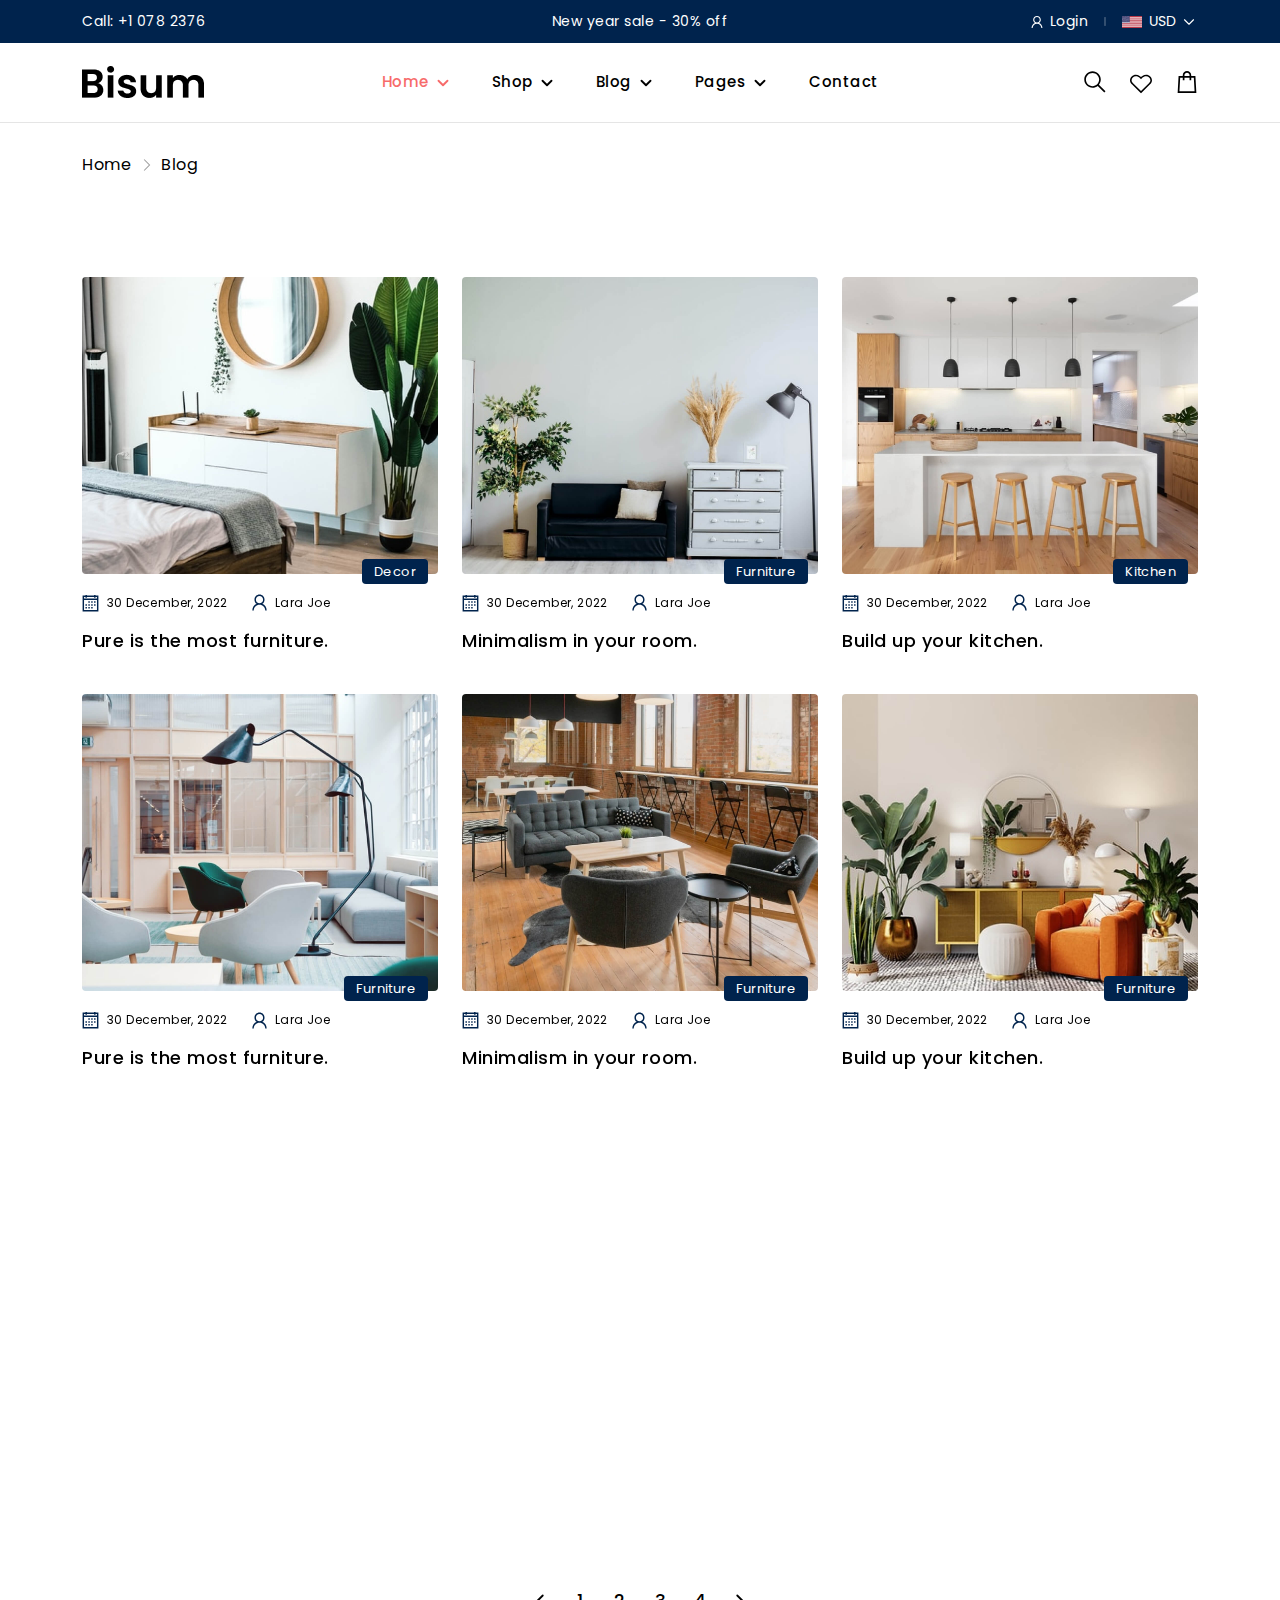
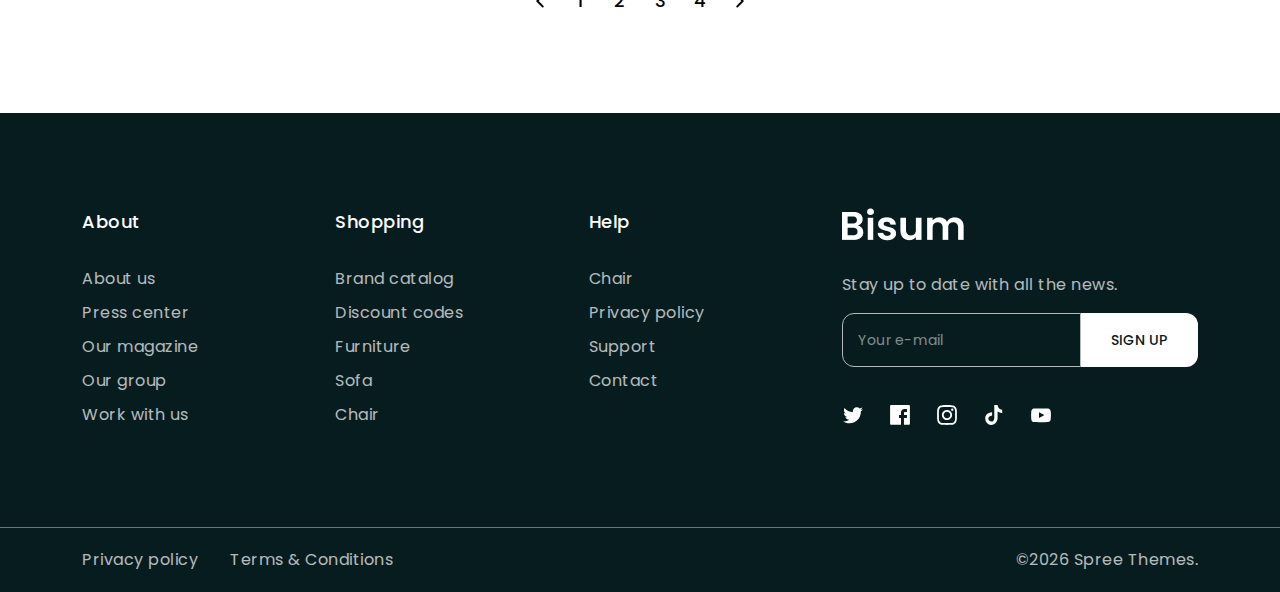
<file: bisum/html/blog.html>
<!doctype html>
<html lang="en" class="no-js">

<head>
    <title>Bisum - eCommerce Bootstrap 5 Template</title>
    <!-- meta tags -->
    <meta charset="utf-8">
    <meta http-equiv="X-UA-Compatible" content="IE=edge">
    <meta name="viewport" content="width=device-width, initial-scale=1, shrink-to-fit=no">
    <meta name="description" content="meta description">
    <link rel="shortcut icon" href="assets/img/favicon.png" type="image/x-icon">
    <!-- fonts -->
    <link rel="preconnect" href="https://fonts.googleapis.com">
    <link rel="preconnect" href="https://fonts.gstatic.com" crossorigin>
    <link href="https://fonts.googleapis.com/css2?family=Poppins:wght@300;400;500;600;700&display=swap"
        rel="stylesheet">
    <!-- all css -->
    <style>
        :root {
            --primary-color: #00234D;
            --secondary-color: #F76B6A;

            --btn-primary-border-radius: 0.25rem;
            --btn-primary-color: #fff;
            --btn-primary-background-color: #00234D;
            --btn-primary-border-color: #00234D;
            --btn-primary-hover-color: #fff;
            --btn-primary-background-hover-color: #00234D;
            --btn-primary-border-hover-color: #00234D;
            --btn-primary-font-weight: 500;

            --btn-secondary-border-radius: 0.25rem;
            --btn-secondary-color: #00234D;
            --btn-secondary-background-color: transparent;
            --btn-secondary-border-color: #00234D;
            --btn-secondary-hover-color: #fff;
            --btn-secondary-background-hover-color: #00234D;
            --btn-secondary-border-hover-color: #00234D;
            --btn-secondary-font-weight: 500;

            --heading-color: #000;
            --heading-font-family: 'Poppins', sans-serif;
            --heading-font-weight: 700;

            --title-color: #000;
            --title-font-family: 'Poppins', sans-serif;
            --title-font-weight: 400;

            --body-color: #000;
            --body-background-color: #fff;
            --body-font-family: 'Poppins', sans-serif;
            --body-font-size: 14px;
            --body-font-weight: 400;

            --section-heading-color: #000;
            --section-heading-font-family: 'Poppins', sans-serif;
            --section-heading-font-size: 48px;
            --section-heading-font-weight: 600;

            --section-subheading-color: #000;
            --section-subheading-font-family: 'Poppins', sans-serif;
            --section-subheading-font-size: 16px;
            --section-subheading-font-weight: 400;
        }
    </style>

    <link rel="stylesheet" href="assets/css/vendor.css">
    <link rel="stylesheet" href="assets/css/style.css">
</head>

<body>
    <div class="body-wrapper">
        <!-- announcement bar start -->
        <div class="announcement-bar bg-1 py-1 py-lg-2">
            <div class="container">
                <div class="row align-items-center justify-content-between">
                    <div class="col-lg-3 d-lg-block d-none">
                        <div class="announcement-call-wrapper">
                            <div class="announcement-call">
                                <a class="announcement-text text-white" href="tel:+1-078-2376">Call: +1 078 2376</a>
                            </div>
                        </div>
                    </div>
                    <div class="col-lg-6 col-12">
                        <div class="announcement-text-wrapper d-flex align-items-center justify-content-center">
                            <p class="announcement-text text-white">New year sale - 30% off</p>
                        </div>
                    </div>
                    <div class="col-lg-3 d-lg-block d-none">
                        <div class="announcement-meta-wrapper d-flex align-items-center justify-content-end">
                            <div class="announcement-meta d-flex align-items-center">
                                <a class="announcement-login announcement-text text-white" href="login.html">
                                    <svg class="icon icon-user" width="10" height="11" viewBox="0 0 10 11" fill="none"
                                        xmlns="http://www.w3.org/2000/svg">
                                        <path
                                            d="M5 0C3.07227 0 1.5 1.57227 1.5 3.5C1.5 4.70508 2.11523 5.77539 3.04688 6.40625C1.26367 7.17188 0 8.94141 0 11H1C1 8.78516 2.78516 7 5 7C7.21484 7 9 8.78516 9 11H10C10 8.94141 8.73633 7.17188 6.95312 6.40625C7.88477 5.77539 8.5 4.70508 8.5 3.5C8.5 1.57227 6.92773 0 5 0ZM5 1C6.38672 1 7.5 2.11328 7.5 3.5C7.5 4.88672 6.38672 6 5 6C3.61328 6 2.5 4.88672 2.5 3.5C2.5 2.11328 3.61328 1 5 1Z"
                                            fill="#fff" />
                                    </svg>
                                    <span>Login</span>
                                </a>
                                <span class="separator-login d-flex px-3">
                                    <svg width="2" height="9" viewBox="0 0 2 9" fill="none"
                                        xmlns="http://www.w3.org/2000/svg">
                                        <path opacity="0.4" d="M1 0.5V8.5" stroke="#FEFEFE" stroke-linecap="round" />
                                    </svg>
                                </span>
                                <div class="currency-wrapper">
                                    <button type="button" class="currency-btn btn-reset text-white"
                                        data-bs-toggle="dropdown" aria-expanded="false">
                                        <img class="flag" src="assets/img/flag/usd.jpg" alt="img">
                                        <span>USD</span>
                                        <span>
                                            <svg class="icon icon-dropdown" xmlns="http://www.w3.org/2000/svg"
                                                width="24" height="24" viewBox="0 0 24 24" fill="none" stroke="#fff"
                                                stroke-width="1" stroke-linecap="round" stroke-linejoin="round">
                                                <polyline points="6 9 12 15 18 9"></polyline>
                                            </svg>
                                        </span>
                                    </button>

                                    <ul class="currency-list dropdown-menu dropdown-menu-end px-2">
                                        <li class="currency-list-item ">
                                            <a class="currency-list-option" href="#" data-value="USD">
                                                <img class="flag" src="assets/img/flag/usd.jpg" alt="img">
                                                <span>USD</span>
                                            </a>
                                        </li>
                                        <li class="currency-list-item ">
                                            <a class="currency-list-option" href="#" data-value="CAD">
                                                <img class="flag" src="assets/img/flag/cad.jpg" alt="img">
                                                <span>CAD</span>
                                            </a>
                                        </li>
                                        <li class="currency-list-item ">
                                            <a class="currency-list-option" href="#" data-value="EUR">
                                                <img class="flag" src="assets/img/flag/eur.jpg" alt="img">
                                                <span>EUR</span>
                                            </a>
                                        </li>
                                        <li class="currency-list-item ">
                                            <a class="currency-list-option" href="#" data-value="JPY">
                                                <img class="flag" src="assets/img/flag/jpy.jpg" alt="img">
                                                <span>JPY</span>
                                            </a>
                                        </li>
                                        <li class="currency-list-item ">
                                            <a class="currency-list-option" href="#" data-value="GBP">
                                                <img class="flag" src="assets/img/flag/gbp.jpg" alt="img">
                                                <span>GBP</span>
                                            </a>
                                        </li>
                                    </ul>
                                </div>
                            </div>
                        </div>
                    </div>
                </div>
            </div>
        </div>
        <!-- announcement bar end -->

        <!-- header start -->
        <header class="sticky-header border-btm-black header-1">
            <div class="header-bottom">
                <div class="container">
                    <div class="row align-items-center">
                        <div class="col-lg-3 col-md-4 col-4">
                            <div class="header-logo">
                                <a href="index-shoe.html" class="logo-main">
                                    <img src="assets/img/logo.png" loading="lazy" alt="bisum">
                                </a>
                            </div>
                        </div>
                        <div class="col-lg-6 d-lg-block d-none">
                            <nav class="site-navigation">
                                <ul class="main-menu list-unstyled justify-content-center">
                                    <li class="menu-list-item nav-item has-dropdown active">
                                        <div class="mega-menu-header">
                                            <a class="nav-link" href="index.html">
                                                Home
                                            </a>
                                            <span class="open-submenu">
                                                <svg class="icon icon-dropdown" xmlns="http://www.w3.org/2000/svg"
                                                    width="24" height="24" viewBox="0 0 24 24" fill="none"
                                                    stroke="currentColor" stroke-width="2" stroke-linecap="round"
                                                    stroke-linejoin="round">
                                                    <polyline points="6 9 12 15 18 9"></polyline>
                                                </svg>
                                            </span>
                                        </div>
                                        <div class="submenu-transform submenu-transform-desktop">
                                            <ul class="submenu list-unstyled">
                                                <li class="menu-list-item nav-item-sub">
                                                    <a class="nav-link-sub nav-text-sub" href="index.html">Home 1</a>
                                                </li>
                                                <li class="menu-list-item nav-item-sub">
                                                    <a class="nav-link-sub nav-text-sub" href="index-shoe.html">Home
                                                        2</a>
                                                </li>
                                                <li class="menu-list-item nav-item-sub">
                                                    <a class="nav-link-sub nav-text-sub" href="index-bag.html">Home
                                                        3</a>
                                                </li>
                                                <li class="menu-list-item nav-item-sub">
                                                    <a class="nav-link-sub nav-text-sub" href="index-tools.html">Home
                                                        4</a>
                                                </li>
                                            </ul>
                                        </div>
                                    </li>
                                    <li class="menu-list-item nav-item has-megamenu">
                                        <div class="mega-menu-header">
                                            <a class="nav-link" href="collection-left-sidebar.html">
                                                Shop
                                            </a>
                                            <span class="open-submenu">
                                                <svg class="icon icon-dropdown" xmlns="http://www.w3.org/2000/svg"
                                                    width="24" height="24" viewBox="0 0 24 24" fill="none"
                                                    stroke="currentColor" stroke-width="2" stroke-linecap="round"
                                                    stroke-linejoin="round">
                                                    <polyline points="6 9 12 15 18 9"></polyline>
                                                </svg>
                                            </span>
                                        </div>
                                        <div class="submenu-transform submenu-transform-desktop">
                                            <div class="container">
                                                <ul class="submenu megamenu-container list-unstyled">
                                                    <li class="menu-list-item nav-item-sub">
                                                        <div class="mega-menu-header">
                                                            <a class="nav-link-sub nav-text-sub megamenu-heading"
                                                                href="collection-left-sidebar.html">
                                                                CATEGORY PAGES
                                                            </a>
                                                        </div>
                                                        <div class="submenu-transform megamenu-transform">
                                                            <ul class="megamenu list-unstyled">
                                                                <li class="menu-list-item nav-item-sub">
                                                                    <a class="nav-link-sub nav-text-sub"
                                                                        href="collection-left-sidebar.html">With Left
                                                                        Sidebar</a>
                                                                </li>
                                                                <li class="menu-list-item nav-item-sub">
                                                                    <a class="nav-link-sub nav-text-sub"
                                                                        href="collection-right-sidebar.html">With Right
                                                                        Sidebar</a>
                                                                </li>
                                                                <li class="menu-list-item nav-item-sub">
                                                                    <a class="nav-link-sub nav-text-sub"
                                                                        href="collection-left-sidebar.html">3 Column
                                                                        Layout</a>
                                                                </li>
                                                                <li class="menu-list-item nav-item-sub">
                                                                    <a class="nav-link-sub nav-text-sub"
                                                                        href="collection-without-sidebar.html">4 Column
                                                                        Layout</a>
                                                                </li>
                                                                <li class="menu-list-item nav-item-sub">
                                                                    <a class="nav-link-sub nav-text-sub"
                                                                        href="collection-without-sidebar.html">Without
                                                                        Sidebar</a>
                                                                </li>
                                                            </ul>
                                                        </div>
                                                    </li>
                                                    <li class="menu-list-item nav-item-sub">
                                                        <div
                                                            class="mega-menu-header d-flex align-items-center justify-content-between">
                                                            <a class="nav-link-sub nav-text-sub megamenu-heading"
                                                                href="collection-right-sidebar.html">
                                                                PRODUCT PAGES
                                                            </a>
                                                        </div>
                                                        <div class="submenu-transform megamenu-transform">
                                                            <ul class="megamenu list-unstyled">
                                                                <li class="menu-list-item nav-item-sub">
                                                                    <a class="nav-link-sub nav-text-sub"
                                                                        href="product.html">Simple Product</a>
                                                                </li>
                                                                <li class="menu-list-item nav-item-sub">
                                                                    <a class="nav-link-sub nav-text-sub"
                                                                        href="product.html">Variable Product</a>
                                                                </li>
                                                                <li class="menu-list-item nav-item-sub">
                                                                    <a class="nav-link-sub nav-text-sub"
                                                                        href="product.html">Sale Product</a>
                                                                </li>
                                                                <li class="menu-list-item nav-item-sub">
                                                                    <a class="nav-link-sub nav-text-sub"
                                                                        href="product.html">Featured & On Sale</a>
                                                                </li>
                                                                <li class="menu-list-item nav-item-sub">
                                                                    <a class="nav-link-sub nav-text-sub"
                                                                        href="product-2.html">Tab Inside</a>
                                                                </li>
                                                            </ul>
                                                        </div>
                                                    </li>
                                                    <li class="menu-list-item nav-item-sub">
                                                        <div
                                                            class="mega-menu-header d-flex align-items-center justify-content-between">
                                                            <a class="nav-link-sub nav-text-sub megamenu-heading"
                                                                href="index.html">
                                                                PRODUCT LAYOUTS
                                                            </a>
                                                        </div>
                                                        <div class="submenu-transform megamenu-transform">
                                                            <ul class="megamenu list-unstyled">
                                                                <li class="menu-list-item nav-item-sub">
                                                                    <a class="nav-link-sub nav-text-sub"
                                                                        href="product-2.html">Grid Images</a>
                                                                </li>
                                                                <li class="menu-list-item nav-item-sub">
                                                                    <a class="nav-link-sub nav-text-sub"
                                                                        href="product.html">Vertical Thumb</a>
                                                                </li>
                                                                <li class="menu-list-item nav-item-sub">
                                                                    <a class="nav-link-sub nav-text-sub"
                                                                        href="product.html">Gallery Type</a>
                                                                </li>
                                                                <li class="menu-list-item nav-item-sub">
                                                                    <a class="nav-link-sub nav-text-sub"
                                                                        href="product.html">Product Width Layout</a>
                                                                </li>
                                                                <li class="menu-list-item nav-item-sub">
                                                                    <a class="nav-link-sub nav-text-sub"
                                                                        href="product.html">Sticky Gallery</a>
                                                                </li>
                                                            </ul>
                                                        </div>
                                                    </li>
                                                    <li class="menu-list-item nav-item-sub">
                                                        <div
                                                            class="mega-menu-header d-flex align-items-center justify-content-between">
                                                            <a class="mega-menu-img nav-link-sub nav-text-sub"
                                                                href="collection-left-sidebar.html">
                                                                <img class="menu-img" src="assets/img/menu/1.jpg" alt="img">
                                                                <h2 class="img-menu-heading text_16 mt-2">Featured
                                                                    Collection</h2>
                                                                <div
                                                                    class="img-menu-action text_12 bg-transparent p-0">
                                                                    <span>DISCOVER NOW</span>
                                                                    <span>
                                                                        <svg xmlns="http://www.w3.org/2000/svg"
                                                                            width="30" height="18" fill="#000"
                                                                            class="icon-right-long" viewBox="0 0 16 16">
                                                                            <path fill-rule="evenodd"
                                                                                d="M1 8a.5.5 0 0 1 .5-.5h11.793l-3.147-3.146a.5.5 0 0 1 .708-.708l4 4a.5.5 0 0 1 0 .708l-4 4a.5.5 0 0 1-.708-.708L13.293 8.5H1.5A.5.5 0 0 1 1 8z" />
                                                                        </svg>
                                                                    </span>
                                                                </div>
                                                            </a>
                                                        </div>
                                                    </li>
                                                </ul>
                                            </div>
                                        </div>
                                    </li>
                                    <li class="menu-list-item nav-item has-dropdown">
                                        <div class="mega-menu-header">
                                            <a class="nav-link" href="blog.html">Blog</a>
                                            <span class="open-submenu">
                                                <svg class="icon icon-dropdown" xmlns="http://www.w3.org/2000/svg"
                                                    width="24" height="24" viewBox="0 0 24 24" fill="none"
                                                    stroke="currentColor" stroke-width="2" stroke-linecap="round"
                                                    stroke-linejoin="round">
                                                    <polyline points="6 9 12 15 18 9"></polyline>
                                                </svg>
                                            </span>
                                        </div>
                                        <div class="submenu-transform submenu-transform-desktop">
                                            <ul class="submenu list-unstyled">
                                                <li class="menu-list-item nav-item-sub">
                                                    <a class="nav-link-sub nav-text-sub" href="blog.html">Blog</a>
                                                </li>
                                                <li class="menu-list-item nav-item-sub">
                                                    <a class="nav-link-sub nav-text-sub" href="article.html">Blog Details</a>
                                                </li>
                                            </ul>
                                        </div>
                                    </li>
                                    <li class="menu-list-item nav-item has-dropdown">
                                        <div class="mega-menu-header">
                                            <a class="nav-link" href="about-us.html">
                                                Pages
                                            </a>
                                            <span class="open-submenu">
                                                <svg class="icon icon-dropdown" xmlns="http://www.w3.org/2000/svg"
                                                    width="24" height="24" viewBox="0 0 24 24" fill="none"
                                                    stroke="currentColor" stroke-width="2" stroke-linecap="round"
                                                    stroke-linejoin="round">
                                                    <polyline points="6 9 12 15 18 9"></polyline>
                                                </svg>
                                            </span>
                                        </div>
                                        <div class="submenu-transform submenu-transform-desktop">
                                            <ul class="submenu list-unstyled">
                                                <li class="menu-list-item nav-item-sub">
                                                    <a class="nav-link-sub nav-text-sub" href="about-us.html">About
                                                        Us</a>
                                                </li>
                                                <li class="menu-list-item nav-item-sub">
                                                    <a class="nav-link-sub nav-text-sub" href="contact.html">Contact</a>
                                                </li>
                                                <li class="menu-list-item nav-item-sub">
                                                    <a class="nav-link-sub nav-text-sub" href="faq.html">FAQ</a>
                                                </li>
                                                <li class="menu-list-item nav-item-sub">
                                                    <a class="nav-link-sub nav-text-sub" href="404.html">404 page</a>
                                                </li>
                                                <li class="menu-list-item nav-item-sub">
                                                    <a class="nav-link-sub nav-text-sub" href="login.html">Login</a>
                                                </li>
                                                <li class="menu-list-item nav-item-sub">
                                                    <a class="nav-link-sub nav-text-sub"
                                                        href="register.html">Register</a>
                                                </li>
                                                <li class="menu-list-item nav-item-sub">
                                                    <a class="nav-link-sub nav-text-sub"
                                                        href="wishlist.html">Wishlist</a>
                                                </li>
                                                <li class="menu-list-item nav-item-sub">
                                                    <a class="nav-link-sub nav-text-sub" href="cart.html">Cart</a>
                                                </li>
                                                <li class="menu-list-item nav-item-sub">
                                                    <a class="nav-link-sub nav-text-sub"
                                                        href="checkout.html">Checkout</a>
                                                </li>
                                            </ul>
                                        </div>
                                    </li>
                                    <li class="menu-list-item nav-item">
                                        <a class="nav-link" href="contact.html">Contact</a>
                                    </li>
                                </ul>
                            </nav>
                        </div>
                        <div class="col-lg-3 col-md-8 col-8">
                            <div class="header-action d-flex align-items-center justify-content-end">
                                <a class="header-action-item header-search" href="javascript:void(0)">
                                    <svg class="icon icon-search" width="20" height="20" viewBox="0 0 20 20" fill="none"
                                        xmlns="http://www.w3.org/2000/svg">
                                        <path
                                            d="M7.75 0.250183C11.8838 0.250183 15.25 3.61639 15.25 7.75018C15.25 9.54608 14.6201 11.1926 13.5625 12.4846L19.5391 18.4611L18.4609 19.5392L12.4844 13.5627C11.1924 14.6203 9.5459 15.2502 7.75 15.2502C3.61621 15.2502 0.25 11.884 0.25 7.75018C0.25 3.61639 3.61621 0.250183 7.75 0.250183ZM7.75 1.75018C4.42773 1.75018 1.75 4.42792 1.75 7.75018C1.75 11.0724 4.42773 13.7502 7.75 13.7502C11.0723 13.7502 13.75 11.0724 13.75 7.75018C13.75 4.42792 11.0723 1.75018 7.75 1.75018Z"
                                            fill="black" />
                                    </svg>
                                </a>
                                <a class="header-action-item header-wishlist ms-4 d-none d-lg-block"
                                    href="wishlist.html">
                                    <svg class="icon icon-wishlist" width="26" height="22" viewBox="0 0 26 22"
                                        fill="none" xmlns="http://www.w3.org/2000/svg">
                                        <path
                                            d="M6.96429 0.000183105C3.12305 0.000183105 0 3.10686 0 6.84843C0 8.15388 0.602121 9.28455 1.16071 10.1014C1.71931 10.9181 2.29241 11.4425 2.29241 11.4425L12.3326 21.3439L13 22.0002L13.6674 21.3439L23.7076 11.4425C23.7076 11.4425 26 9.45576 26 6.84843C26 3.10686 22.877 0.000183105 19.0357 0.000183105C15.8474 0.000183105 13.7944 1.88702 13 2.68241C12.2056 1.88702 10.1526 0.000183105 6.96429 0.000183105ZM6.96429 1.82638C9.73912 1.82638 12.3036 4.48008 12.3036 4.48008L13 5.25051L13.6964 4.48008C13.6964 4.48008 16.2609 1.82638 19.0357 1.82638C21.8613 1.82638 24.1429 4.10557 24.1429 6.84843C24.1429 8.25732 22.4018 10.1584 22.4018 10.1584L13 19.4036L3.59821 10.1584C3.59821 10.1584 3.14844 9.73397 2.69866 9.07411C2.24888 8.41426 1.85714 7.55466 1.85714 6.84843C1.85714 4.10557 4.13867 1.82638 6.96429 1.82638Z"
                                            fill="black" />
                                    </svg>
                                </a>
                                <a class="header-action-item header-cart ms-4" href="#drawer-cart"
                                    data-bs-toggle="offcanvas">
                                    <svg class="icon icon-cart" width="24" height="26" viewBox="0 0 24 26" fill="none"
                                        xmlns="http://www.w3.org/2000/svg">
                                        <path
                                            d="M12 0.000183105C9.25391 0.000183105 7 2.25409 7 5.00018V6.00018H2.0625L2 6.93768L1 24.9377L0.9375 26.0002H23.0625L23 24.9377L22 6.93768L21.9375 6.00018H17V5.00018C17 2.25409 14.7461 0.000183105 12 0.000183105ZM12 2.00018C13.6562 2.00018 15 3.34393 15 5.00018V6.00018H9V5.00018C9 3.34393 10.3438 2.00018 12 2.00018ZM3.9375 8.00018H7V11.0002H9V8.00018H15V11.0002H17V8.00018H20.0625L20.9375 24.0002H3.0625L3.9375 8.00018Z"
                                            fill="black" />
                                    </svg>
                                </a>
                                <a class="header-action-item header-hamburger ms-4 d-lg-none" href="#drawer-menu"
                                    data-bs-toggle="offcanvas">
                                    <svg class="icon icon-hamburger" xmlns="http://www.w3.org/2000/svg" width="24"
                                        height="24" viewBox="0 0 24 24" fill="none" stroke="#000" stroke-width="2"
                                        stroke-linecap="round" stroke-linejoin="round">
                                        <line x1="3" y1="12" x2="21" y2="12"></line>
                                        <line x1="3" y1="6" x2="21" y2="6"></line>
                                        <line x1="3" y1="18" x2="21" y2="18"></line>
                                    </svg>
                                </a>
                            </div>
                        </div>
                    </div>
                </div>
                <div class="search-wrapper">
                    <div class="container">
                        <form action="#" class="search-form d-flex align-items-center">
                            <button type="submit" class="search-submit bg-transparent pl-0 text-start">
                                <svg class="icon icon-search" width="20" height="20" viewBox="0 0 20 20" fill="none"
                                    xmlns="http://www.w3.org/2000/svg">
                                    <path
                                        d="M7.75 0.250183C11.8838 0.250183 15.25 3.61639 15.25 7.75018C15.25 9.54608 14.6201 11.1926 13.5625 12.4846L19.5391 18.4611L18.4609 19.5392L12.4844 13.5627C11.1924 14.6203 9.5459 15.2502 7.75 15.2502C3.61621 15.2502 0.25 11.884 0.25 7.75018C0.25 3.61639 3.61621 0.250183 7.75 0.250183ZM7.75 1.75018C4.42773 1.75018 1.75 4.42792 1.75 7.75018C1.75 11.0724 4.42773 13.7502 7.75 13.7502C11.0723 13.7502 13.75 11.0724 13.75 7.75018C13.75 4.42792 11.0723 1.75018 7.75 1.75018Z"
                                        fill="black" />
                                </svg>
                            </button>
                            <div class="search-input mr-4">
                                <input type="text" placeholder="Search your products..." autocomplete="off">
                            </div>
                            <div class="search-close">
                                <svg xmlns="http://www.w3.org/2000/svg" width="24" height="24" viewBox="0 0 24 24"
                                    fill="none" stroke="currentColor" stroke-width="2" stroke-linecap="round"
                                    stroke-linejoin="round" class="icon icon-close">
                                    <line x1="18" y1="6" x2="6" y2="18"></line>
                                    <line x1="6" y1="6" x2="18" y2="18"></line>
                                </svg>
                            </div>
                        </form>
                    </div>
                </div>
            </div>
        </header>
        <!-- header end -->

        <!-- breadcrumb start -->
        <div class="breadcrumb">
            <div class="container">
                <ul class="list-unstyled d-flex align-items-center m-0">
                    <li><a href="/">Home</a></li>
                    <li>
                        <svg class="icon icon-breadcrumb" width="64" height="64" viewBox="0 0 64 64" fill="none"
                            xmlns="http://www.w3.org/2000/svg">
                            <g opacity="0.4">
                                <path
                                    d="M25.9375 8.5625L23.0625 11.4375L43.625 32L23.0625 52.5625L25.9375 55.4375L47.9375 33.4375L49.3125 32L47.9375 30.5625L25.9375 8.5625Z"
                                    fill="#000" />
                            </g>
                        </svg>
                    </li>
                    <li>Blog</li>
                </ul>
            </div>
        </div>
        <!-- breadcrumb end -->

        <main id="MainContent" class="content-for-layout">
            <div class="blog-page mt-100">
                <div class="blog-page-wrapper">
                    <div class="container">
                        <div class="row">
                            <div class="col-lg-4 col-md-6 col-12" data-aos="fade-up" data-aos-duration="700">
                                <div class="article-card bg-transparent p-0 shadow-none">
                                    <a class="article-card-img-wrapper" href="article.html">
                                        <img src="assets/img/blog/furniture-1.jpg" alt="img"
                                            class="article-card-img rounded">

                                        <span class="article-tag article-tag-absolute rounded">Decor</span>
                                    </a>
                                    <p class="article-card-published text_12 d-flex align-items-center">
                                        <span class="article-date d-flex align-items-center">
                                            <span class="icon-publish">
                                                <svg width="17" height="18" viewBox="0 0 17 18" fill="none"
                                                    xmlns="http://www.w3.org/2000/svg">
                                                    <path
                                                        d="M3.46875 0.875V1.59375H0.59375V17.4063H16.4063V1.59375H13.5313V0.875H12.0938V1.59375H4.90625V0.875H3.46875ZM2.03125 3.03125H3.46875V3.75H4.90625V3.03125H12.0938V3.75H13.5313V3.03125H14.9688V4.46875H2.03125V3.03125ZM2.03125 5.90625H14.9688V15.9688H2.03125V5.90625ZM6.34375 7.34375V8.78125H7.78125V7.34375H6.34375ZM9.21875 7.34375V8.78125H10.6563V7.34375H9.21875ZM12.0938 7.34375V8.78125H13.5313V7.34375H12.0938ZM3.46875 10.2188V11.6563H4.90625V10.2188H3.46875ZM6.34375 10.2188V11.6563H7.78125V10.2188H6.34375ZM9.21875 10.2188V11.6563H10.6563V10.2188H9.21875ZM12.0938 10.2188V11.6563H13.5313V10.2188H12.0938ZM3.46875 13.0938V14.5313H4.90625V13.0938H3.46875ZM6.34375 13.0938V14.5313H7.78125V13.0938H6.34375ZM9.21875 13.0938V14.5313H10.6563V13.0938H9.21875Z"
                                                        fill="#00234D" />
                                                </svg>
                                            </span>
                                            <span class="ms-2">30 December, 2022</span>
                                        </span>
                                        <span class="article-author d-flex align-items-center ms-4">
                                            <span class="icon-author"><svg width="15" height="17"
                                                    viewBox="0 0 15 17" fill="none"
                                                    xmlns="http://www.w3.org/2000/svg">
                                                    <path
                                                        d="M7.5 0.59375C4.72888 0.59375 2.46875 2.85388 2.46875 5.625C2.46875 7.3573 3.35315 8.89587 4.69238 9.80274C2.12903 10.9033 0.3125 13.447 0.3125 16.4063H1.75C1.75 13.2224 4.31616 10.6563 7.5 10.6563C10.6838 10.6563 13.25 13.2224 13.25 16.4063H14.6875C14.6875 13.447 12.871 10.9033 10.3076 9.80274C11.6469 8.89587 12.5313 7.3573 12.5313 5.625C12.5313 2.85388 10.2711 0.59375 7.5 0.59375ZM7.5 2.03125C9.49341 2.03125 11.0938 3.63159 11.0938 5.625C11.0938 7.61841 9.49341 9.21875 7.5 9.21875C5.50659 9.21875 3.90625 7.61841 3.90625 5.625C3.90625 3.63159 5.50659 2.03125 7.5 2.03125Z"
                                                        fill="#00234D" />
                                                </svg>
                                            </span>
                                            <span class="ms-2">Lara Joe</span>
                                        </span>
                                    </p>
                                    <h2 class="article-card-heading heading_18">
                                        <a class="heading_18" href="article.html">
                                            Pure is the most furniture.
                                        </a>
                                    </h2>
                                </div>
                            </div>
                            <div class="col-lg-4 col-md-6 col-12" data-aos="fade-up" data-aos-duration="700">
                                <div class="article-card bg-transparent p-0 shadow-none">
                                    <a class="article-card-img-wrapper" href="article.html">
                                        <img src="assets/img/blog/furniture-2.jpg" alt="img"
                                            class="article-card-img rounded">
                                        <span class="article-tag article-tag-absolute rounded">Furniture</span>
                                    </a>
                                    <p class="article-card-published text_12 d-flex align-items-center">
                                        <span class="article-date d-flex align-items-center">
                                            <span class="icon-publish">
                                                <svg width="17" height="18" viewBox="0 0 17 18" fill="none"
                                                    xmlns="http://www.w3.org/2000/svg">
                                                    <path
                                                        d="M3.46875 0.875V1.59375H0.59375V17.4063H16.4063V1.59375H13.5313V0.875H12.0938V1.59375H4.90625V0.875H3.46875ZM2.03125 3.03125H3.46875V3.75H4.90625V3.03125H12.0938V3.75H13.5313V3.03125H14.9688V4.46875H2.03125V3.03125ZM2.03125 5.90625H14.9688V15.9688H2.03125V5.90625ZM6.34375 7.34375V8.78125H7.78125V7.34375H6.34375ZM9.21875 7.34375V8.78125H10.6563V7.34375H9.21875ZM12.0938 7.34375V8.78125H13.5313V7.34375H12.0938ZM3.46875 10.2188V11.6563H4.90625V10.2188H3.46875ZM6.34375 10.2188V11.6563H7.78125V10.2188H6.34375ZM9.21875 10.2188V11.6563H10.6563V10.2188H9.21875ZM12.0938 10.2188V11.6563H13.5313V10.2188H12.0938ZM3.46875 13.0938V14.5313H4.90625V13.0938H3.46875ZM6.34375 13.0938V14.5313H7.78125V13.0938H6.34375ZM9.21875 13.0938V14.5313H10.6563V13.0938H9.21875Z"
                                                        fill="#00234D" />
                                                </svg>
                                            </span>
                                            <span class="ms-2">30 December, 2022</span>
                                        </span>
                                        <span class="article-author d-flex align-items-center ms-4">
                                            <span class="icon-author"><svg width="15" height="17"
                                                    viewBox="0 0 15 17" fill="none"
                                                    xmlns="http://www.w3.org/2000/svg">
                                                    <path
                                                        d="M7.5 0.59375C4.72888 0.59375 2.46875 2.85388 2.46875 5.625C2.46875 7.3573 3.35315 8.89587 4.69238 9.80274C2.12903 10.9033 0.3125 13.447 0.3125 16.4063H1.75C1.75 13.2224 4.31616 10.6563 7.5 10.6563C10.6838 10.6563 13.25 13.2224 13.25 16.4063H14.6875C14.6875 13.447 12.871 10.9033 10.3076 9.80274C11.6469 8.89587 12.5313 7.3573 12.5313 5.625C12.5313 2.85388 10.2711 0.59375 7.5 0.59375ZM7.5 2.03125C9.49341 2.03125 11.0938 3.63159 11.0938 5.625C11.0938 7.61841 9.49341 9.21875 7.5 9.21875C5.50659 9.21875 3.90625 7.61841 3.90625 5.625C3.90625 3.63159 5.50659 2.03125 7.5 2.03125Z"
                                                        fill="#00234D" />
                                                </svg>
                                            </span>
                                            <span class="ms-2">Lara Joe</span>
                                        </span>
                                    </p>
                                    <h2 class="article-card-heading heading_18">
                                        <a class="heading_18" href="article.html">
                                            Minimalism in your room.
                                        </a>
                                    </h2>
                                </div>
                            </div>
                            <div class="col-lg-4 col-md-6 col-12" data-aos="fade-up" data-aos-duration="700">
                                <div class="article-card bg-transparent p-0 shadow-none">
                                    <a class="article-card-img-wrapper" href="article.html">
                                        <img src="assets/img/blog/furniture-3.jpg" alt="img"
                                            class="article-card-img rounded">
                                        <span class="article-tag article-tag-absolute rounded">Kitchen</span>
                                    </a>
                                    <p class="article-card-published text_12 d-flex align-items-center">
                                        <span class="article-date d-flex align-items-center">
                                            <span class="icon-publish">
                                                <svg width="17" height="18" viewBox="0 0 17 18" fill="none"
                                                    xmlns="http://www.w3.org/2000/svg">
                                                    <path
                                                        d="M3.46875 0.875V1.59375H0.59375V17.4063H16.4063V1.59375H13.5313V0.875H12.0938V1.59375H4.90625V0.875H3.46875ZM2.03125 3.03125H3.46875V3.75H4.90625V3.03125H12.0938V3.75H13.5313V3.03125H14.9688V4.46875H2.03125V3.03125ZM2.03125 5.90625H14.9688V15.9688H2.03125V5.90625ZM6.34375 7.34375V8.78125H7.78125V7.34375H6.34375ZM9.21875 7.34375V8.78125H10.6563V7.34375H9.21875ZM12.0938 7.34375V8.78125H13.5313V7.34375H12.0938ZM3.46875 10.2188V11.6563H4.90625V10.2188H3.46875ZM6.34375 10.2188V11.6563H7.78125V10.2188H6.34375ZM9.21875 10.2188V11.6563H10.6563V10.2188H9.21875ZM12.0938 10.2188V11.6563H13.5313V10.2188H12.0938ZM3.46875 13.0938V14.5313H4.90625V13.0938H3.46875ZM6.34375 13.0938V14.5313H7.78125V13.0938H6.34375ZM9.21875 13.0938V14.5313H10.6563V13.0938H9.21875Z"
                                                        fill="#00234D" />
                                                </svg>
                                            </span>
                                            <span class="ms-2">30 December, 2022</span>
                                        </span>
                                        <span class="article-author d-flex align-items-center ms-4">
                                            <span class="icon-author"><svg width="15" height="17"
                                                    viewBox="0 0 15 17" fill="none"
                                                    xmlns="http://www.w3.org/2000/svg">
                                                    <path
                                                        d="M7.5 0.59375C4.72888 0.59375 2.46875 2.85388 2.46875 5.625C2.46875 7.3573 3.35315 8.89587 4.69238 9.80274C2.12903 10.9033 0.3125 13.447 0.3125 16.4063H1.75C1.75 13.2224 4.31616 10.6563 7.5 10.6563C10.6838 10.6563 13.25 13.2224 13.25 16.4063H14.6875C14.6875 13.447 12.871 10.9033 10.3076 9.80274C11.6469 8.89587 12.5313 7.3573 12.5313 5.625C12.5313 2.85388 10.2711 0.59375 7.5 0.59375ZM7.5 2.03125C9.49341 2.03125 11.0938 3.63159 11.0938 5.625C11.0938 7.61841 9.49341 9.21875 7.5 9.21875C5.50659 9.21875 3.90625 7.61841 3.90625 5.625C3.90625 3.63159 5.50659 2.03125 7.5 2.03125Z"
                                                        fill="#00234D" />
                                                </svg>
                                            </span>
                                            <span class="ms-2">Lara Joe</span>
                                        </span>
                                    </p>
                                    <h2 class="article-card-heading heading_18">
                                        <a class="heading_18" href="article.html">
                                            Build up your kitchen.
                                        </a>
                                    </h2>
                                </div>
                            </div>
                            <div class="col-lg-4 col-md-6 col-12" data-aos="fade-up" data-aos-duration="700">
                                <div class="article-card bg-transparent p-0 shadow-none">
                                    <a class="article-card-img-wrapper" href="article.html">
                                        <img src="assets/img/blog/furniture-4.jpg" alt="img"
                                            class="article-card-img rounded">
                                        <span class="article-tag article-tag-absolute rounded">Furniture</span>
                                    </a>
                                    <p class="article-card-published text_12 d-flex align-items-center">
                                        <span class="article-date d-flex align-items-center">
                                            <span class="icon-publish">
                                                <svg width="17" height="18" viewBox="0 0 17 18" fill="none"
                                                    xmlns="http://www.w3.org/2000/svg">
                                                    <path
                                                        d="M3.46875 0.875V1.59375H0.59375V17.4063H16.4063V1.59375H13.5313V0.875H12.0938V1.59375H4.90625V0.875H3.46875ZM2.03125 3.03125H3.46875V3.75H4.90625V3.03125H12.0938V3.75H13.5313V3.03125H14.9688V4.46875H2.03125V3.03125ZM2.03125 5.90625H14.9688V15.9688H2.03125V5.90625ZM6.34375 7.34375V8.78125H7.78125V7.34375H6.34375ZM9.21875 7.34375V8.78125H10.6563V7.34375H9.21875ZM12.0938 7.34375V8.78125H13.5313V7.34375H12.0938ZM3.46875 10.2188V11.6563H4.90625V10.2188H3.46875ZM6.34375 10.2188V11.6563H7.78125V10.2188H6.34375ZM9.21875 10.2188V11.6563H10.6563V10.2188H9.21875ZM12.0938 10.2188V11.6563H13.5313V10.2188H12.0938ZM3.46875 13.0938V14.5313H4.90625V13.0938H3.46875ZM6.34375 13.0938V14.5313H7.78125V13.0938H6.34375ZM9.21875 13.0938V14.5313H10.6563V13.0938H9.21875Z"
                                                        fill="#00234D" />
                                                </svg>
                                            </span>
                                            <span class="ms-2">30 December, 2022</span>
                                        </span>
                                        <span class="article-author d-flex align-items-center ms-4">
                                            <span class="icon-author"><svg width="15" height="17"
                                                    viewBox="0 0 15 17" fill="none"
                                                    xmlns="http://www.w3.org/2000/svg">
                                                    <path
                                                        d="M7.5 0.59375C4.72888 0.59375 2.46875 2.85388 2.46875 5.625C2.46875 7.3573 3.35315 8.89587 4.69238 9.80274C2.12903 10.9033 0.3125 13.447 0.3125 16.4063H1.75C1.75 13.2224 4.31616 10.6563 7.5 10.6563C10.6838 10.6563 13.25 13.2224 13.25 16.4063H14.6875C14.6875 13.447 12.871 10.9033 10.3076 9.80274C11.6469 8.89587 12.5313 7.3573 12.5313 5.625C12.5313 2.85388 10.2711 0.59375 7.5 0.59375ZM7.5 2.03125C9.49341 2.03125 11.0938 3.63159 11.0938 5.625C11.0938 7.61841 9.49341 9.21875 7.5 9.21875C5.50659 9.21875 3.90625 7.61841 3.90625 5.625C3.90625 3.63159 5.50659 2.03125 7.5 2.03125Z"
                                                        fill="#00234D" />
                                                </svg>
                                            </span>
                                            <span class="ms-2">Lara Joe</span>
                                        </span>
                                    </p>
                                    <h2 class="article-card-heading heading_18">
                                        <a class="heading_18" href="article.html">
                                            Pure is the most furniture.
                                        </a>
                                    </h2>
                                </div>
                            </div>
                            <div class="col-lg-4 col-md-6 col-12" data-aos="fade-up" data-aos-duration="700">
                                <div class="article-card bg-transparent p-0 shadow-none">
                                    <a class="article-card-img-wrapper" href="article.html">
                                        <img src="assets/img/blog/furniture-5.jpg" alt="img"
                                            class="article-card-img rounded">
                                        <span class="article-tag article-tag-absolute rounded">Furniture</span>
                                    </a>
                                    <p class="article-card-published text_12 d-flex align-items-center">
                                        <span class="article-date d-flex align-items-center">
                                            <span class="icon-publish">
                                                <svg width="17" height="18" viewBox="0 0 17 18" fill="none"
                                                    xmlns="http://www.w3.org/2000/svg">
                                                    <path
                                                        d="M3.46875 0.875V1.59375H0.59375V17.4063H16.4063V1.59375H13.5313V0.875H12.0938V1.59375H4.90625V0.875H3.46875ZM2.03125 3.03125H3.46875V3.75H4.90625V3.03125H12.0938V3.75H13.5313V3.03125H14.9688V4.46875H2.03125V3.03125ZM2.03125 5.90625H14.9688V15.9688H2.03125V5.90625ZM6.34375 7.34375V8.78125H7.78125V7.34375H6.34375ZM9.21875 7.34375V8.78125H10.6563V7.34375H9.21875ZM12.0938 7.34375V8.78125H13.5313V7.34375H12.0938ZM3.46875 10.2188V11.6563H4.90625V10.2188H3.46875ZM6.34375 10.2188V11.6563H7.78125V10.2188H6.34375ZM9.21875 10.2188V11.6563H10.6563V10.2188H9.21875ZM12.0938 10.2188V11.6563H13.5313V10.2188H12.0938ZM3.46875 13.0938V14.5313H4.90625V13.0938H3.46875ZM6.34375 13.0938V14.5313H7.78125V13.0938H6.34375ZM9.21875 13.0938V14.5313H10.6563V13.0938H9.21875Z"
                                                        fill="#00234D" />
                                                </svg>
                                            </span>
                                            <span class="ms-2">30 December, 2022</span>
                                        </span>
                                        <span class="article-author d-flex align-items-center ms-4">
                                            <span class="icon-author"><svg width="15" height="17"
                                                    viewBox="0 0 15 17" fill="none"
                                                    xmlns="http://www.w3.org/2000/svg">
                                                    <path
                                                        d="M7.5 0.59375C4.72888 0.59375 2.46875 2.85388 2.46875 5.625C2.46875 7.3573 3.35315 8.89587 4.69238 9.80274C2.12903 10.9033 0.3125 13.447 0.3125 16.4063H1.75C1.75 13.2224 4.31616 10.6563 7.5 10.6563C10.6838 10.6563 13.25 13.2224 13.25 16.4063H14.6875C14.6875 13.447 12.871 10.9033 10.3076 9.80274C11.6469 8.89587 12.5313 7.3573 12.5313 5.625C12.5313 2.85388 10.2711 0.59375 7.5 0.59375ZM7.5 2.03125C9.49341 2.03125 11.0938 3.63159 11.0938 5.625C11.0938 7.61841 9.49341 9.21875 7.5 9.21875C5.50659 9.21875 3.90625 7.61841 3.90625 5.625C3.90625 3.63159 5.50659 2.03125 7.5 2.03125Z"
                                                        fill="#00234D" />
                                                </svg>
                                            </span>
                                            <span class="ms-2">Lara Joe</span>
                                        </span>
                                    </p>
                                    <h2 class="article-card-heading heading_18">
                                        <a class="heading_18" href="article.html">
                                            Minimalism in your room.
                                        </a>
                                    </h2>
                                </div>
                            </div>
                            <div class="col-lg-4 col-md-6 col-12" data-aos="fade-up" data-aos-duration="700">
                                <div class="article-card bg-transparent p-0 shadow-none">
                                    <a class="article-card-img-wrapper" href="article.html">
                                        <img src="assets/img/blog/furniture-6.jpg" alt="img"
                                            class="article-card-img rounded">
                                        <span class="article-tag article-tag-absolute rounded">Furniture</span>
                                    </a>
                                    <p class="article-card-published text_12 d-flex align-items-center">
                                        <span class="article-date d-flex align-items-center">
                                            <span class="icon-publish">
                                                <svg width="17" height="18" viewBox="0 0 17 18" fill="none"
                                                    xmlns="http://www.w3.org/2000/svg">
                                                    <path
                                                        d="M3.46875 0.875V1.59375H0.59375V17.4063H16.4063V1.59375H13.5313V0.875H12.0938V1.59375H4.90625V0.875H3.46875ZM2.03125 3.03125H3.46875V3.75H4.90625V3.03125H12.0938V3.75H13.5313V3.03125H14.9688V4.46875H2.03125V3.03125ZM2.03125 5.90625H14.9688V15.9688H2.03125V5.90625ZM6.34375 7.34375V8.78125H7.78125V7.34375H6.34375ZM9.21875 7.34375V8.78125H10.6563V7.34375H9.21875ZM12.0938 7.34375V8.78125H13.5313V7.34375H12.0938ZM3.46875 10.2188V11.6563H4.90625V10.2188H3.46875ZM6.34375 10.2188V11.6563H7.78125V10.2188H6.34375ZM9.21875 10.2188V11.6563H10.6563V10.2188H9.21875ZM12.0938 10.2188V11.6563H13.5313V10.2188H12.0938ZM3.46875 13.0938V14.5313H4.90625V13.0938H3.46875ZM6.34375 13.0938V14.5313H7.78125V13.0938H6.34375ZM9.21875 13.0938V14.5313H10.6563V13.0938H9.21875Z"
                                                        fill="#00234D" />
                                                </svg>
                                            </span>
                                            <span class="ms-2">30 December, 2022</span>
                                        </span>
                                        <span class="article-author d-flex align-items-center ms-4">
                                            <span class="icon-author"><svg width="15" height="17"
                                                    viewBox="0 0 15 17" fill="none"
                                                    xmlns="http://www.w3.org/2000/svg">
                                                    <path
                                                        d="M7.5 0.59375C4.72888 0.59375 2.46875 2.85388 2.46875 5.625C2.46875 7.3573 3.35315 8.89587 4.69238 9.80274C2.12903 10.9033 0.3125 13.447 0.3125 16.4063H1.75C1.75 13.2224 4.31616 10.6563 7.5 10.6563C10.6838 10.6563 13.25 13.2224 13.25 16.4063H14.6875C14.6875 13.447 12.871 10.9033 10.3076 9.80274C11.6469 8.89587 12.5313 7.3573 12.5313 5.625C12.5313 2.85388 10.2711 0.59375 7.5 0.59375ZM7.5 2.03125C9.49341 2.03125 11.0938 3.63159 11.0938 5.625C11.0938 7.61841 9.49341 9.21875 7.5 9.21875C5.50659 9.21875 3.90625 7.61841 3.90625 5.625C3.90625 3.63159 5.50659 2.03125 7.5 2.03125Z"
                                                        fill="#00234D" />
                                                </svg>
                                            </span>
                                            <span class="ms-2">Lara Joe</span>
                                        </span>
                                    </p>
                                    <h2 class="article-card-heading heading_18">
                                        <a class="heading_18" href="article.html">
                                            Build up your kitchen.
                                        </a>
                                    </h2>
                                </div>
                            </div>
                            <div class="col-lg-4 col-md-6 col-12" data-aos="fade-up" data-aos-duration="700">
                                <div class="article-card bg-transparent p-0 shadow-none">
                                    <a class="article-card-img-wrapper" href="article.html">
                                        <img src="assets/img/blog/furniture-7.jpg" alt="img"
                                            class="article-card-img rounded">
                                        <span class="article-tag article-tag-absolute rounded">Furniture</span>
                                    </a>
                                    <p class="article-card-published text_12 d-flex align-items-center">
                                        <span class="article-date d-flex align-items-center">
                                            <span class="icon-publish">
                                                <svg width="17" height="18" viewBox="0 0 17 18" fill="none"
                                                    xmlns="http://www.w3.org/2000/svg">
                                                    <path
                                                        d="M3.46875 0.875V1.59375H0.59375V17.4063H16.4063V1.59375H13.5313V0.875H12.0938V1.59375H4.90625V0.875H3.46875ZM2.03125 3.03125H3.46875V3.75H4.90625V3.03125H12.0938V3.75H13.5313V3.03125H14.9688V4.46875H2.03125V3.03125ZM2.03125 5.90625H14.9688V15.9688H2.03125V5.90625ZM6.34375 7.34375V8.78125H7.78125V7.34375H6.34375ZM9.21875 7.34375V8.78125H10.6563V7.34375H9.21875ZM12.0938 7.34375V8.78125H13.5313V7.34375H12.0938ZM3.46875 10.2188V11.6563H4.90625V10.2188H3.46875ZM6.34375 10.2188V11.6563H7.78125V10.2188H6.34375ZM9.21875 10.2188V11.6563H10.6563V10.2188H9.21875ZM12.0938 10.2188V11.6563H13.5313V10.2188H12.0938ZM3.46875 13.0938V14.5313H4.90625V13.0938H3.46875ZM6.34375 13.0938V14.5313H7.78125V13.0938H6.34375ZM9.21875 13.0938V14.5313H10.6563V13.0938H9.21875Z"
                                                        fill="#00234D" />
                                                </svg>
                                            </span>
                                            <span class="ms-2">30 December, 2022</span>
                                        </span>
                                        <span class="article-author d-flex align-items-center ms-4">
                                            <span class="icon-author"><svg width="15" height="17"
                                                    viewBox="0 0 15 17" fill="none"
                                                    xmlns="http://www.w3.org/2000/svg">
                                                    <path
                                                        d="M7.5 0.59375C4.72888 0.59375 2.46875 2.85388 2.46875 5.625C2.46875 7.3573 3.35315 8.89587 4.69238 9.80274C2.12903 10.9033 0.3125 13.447 0.3125 16.4063H1.75C1.75 13.2224 4.31616 10.6563 7.5 10.6563C10.6838 10.6563 13.25 13.2224 13.25 16.4063H14.6875C14.6875 13.447 12.871 10.9033 10.3076 9.80274C11.6469 8.89587 12.5313 7.3573 12.5313 5.625C12.5313 2.85388 10.2711 0.59375 7.5 0.59375ZM7.5 2.03125C9.49341 2.03125 11.0938 3.63159 11.0938 5.625C11.0938 7.61841 9.49341 9.21875 7.5 9.21875C5.50659 9.21875 3.90625 7.61841 3.90625 5.625C3.90625 3.63159 5.50659 2.03125 7.5 2.03125Z"
                                                        fill="#00234D" />
                                                </svg>
                                            </span>
                                            <span class="ms-2">Lara Joe</span>
                                        </span>
                                    </p>
                                    <h2 class="article-card-heading heading_18">
                                        <a class="heading_18" href="article.html">
                                            Pure is the most furniture.
                                        </a>
                                    </h2>
                                </div>
                            </div>
                            <div class="col-lg-4 col-md-6 col-12" data-aos="fade-up" data-aos-duration="700">
                                <div class="article-card bg-transparent p-0 shadow-none">
                                    <a class="article-card-img-wrapper" href="article.html">
                                        <img src="assets/img/blog/furniture-8.jpg" alt="img"
                                            class="article-card-img rounded">
                                        <span class="article-tag article-tag-absolute rounded">Furniture</span>
                                    </a>
                                    <p class="article-card-published text_12 d-flex align-items-center">
                                        <span class="article-date d-flex align-items-center">
                                            <span class="icon-publish">
                                                <svg width="17" height="18" viewBox="0 0 17 18" fill="none"
                                                    xmlns="http://www.w3.org/2000/svg">
                                                    <path
                                                        d="M3.46875 0.875V1.59375H0.59375V17.4063H16.4063V1.59375H13.5313V0.875H12.0938V1.59375H4.90625V0.875H3.46875ZM2.03125 3.03125H3.46875V3.75H4.90625V3.03125H12.0938V3.75H13.5313V3.03125H14.9688V4.46875H2.03125V3.03125ZM2.03125 5.90625H14.9688V15.9688H2.03125V5.90625ZM6.34375 7.34375V8.78125H7.78125V7.34375H6.34375ZM9.21875 7.34375V8.78125H10.6563V7.34375H9.21875ZM12.0938 7.34375V8.78125H13.5313V7.34375H12.0938ZM3.46875 10.2188V11.6563H4.90625V10.2188H3.46875ZM6.34375 10.2188V11.6563H7.78125V10.2188H6.34375ZM9.21875 10.2188V11.6563H10.6563V10.2188H9.21875ZM12.0938 10.2188V11.6563H13.5313V10.2188H12.0938ZM3.46875 13.0938V14.5313H4.90625V13.0938H3.46875ZM6.34375 13.0938V14.5313H7.78125V13.0938H6.34375ZM9.21875 13.0938V14.5313H10.6563V13.0938H9.21875Z"
                                                        fill="#00234D" />
                                                </svg>
                                            </span>
                                            <span class="ms-2">30 December, 2022</span>
                                        </span>
                                        <span class="article-author d-flex align-items-center ms-4">
                                            <span class="icon-author"><svg width="15" height="17"
                                                    viewBox="0 0 15 17" fill="none"
                                                    xmlns="http://www.w3.org/2000/svg">
                                                    <path
                                                        d="M7.5 0.59375C4.72888 0.59375 2.46875 2.85388 2.46875 5.625C2.46875 7.3573 3.35315 8.89587 4.69238 9.80274C2.12903 10.9033 0.3125 13.447 0.3125 16.4063H1.75C1.75 13.2224 4.31616 10.6563 7.5 10.6563C10.6838 10.6563 13.25 13.2224 13.25 16.4063H14.6875C14.6875 13.447 12.871 10.9033 10.3076 9.80274C11.6469 8.89587 12.5313 7.3573 12.5313 5.625C12.5313 2.85388 10.2711 0.59375 7.5 0.59375ZM7.5 2.03125C9.49341 2.03125 11.0938 3.63159 11.0938 5.625C11.0938 7.61841 9.49341 9.21875 7.5 9.21875C5.50659 9.21875 3.90625 7.61841 3.90625 5.625C3.90625 3.63159 5.50659 2.03125 7.5 2.03125Z"
                                                        fill="#00234D" />
                                                </svg>
                                            </span>
                                            <span class="ms-2">Lara Joe</span>
                                        </span>
                                    </p>
                                    <h2 class="article-card-heading heading_18">
                                        <a class="heading_18" href="article.html">
                                            Minimalism in your room.
                                        </a>
                                    </h2>
                                </div>
                            </div>
                            <div class="col-lg-4 col-md-6 col-12" data-aos="fade-up" data-aos-duration="700">
                                <div class="article-card bg-transparent p-0 shadow-none">
                                    <a class="article-card-img-wrapper" href="article.html">
                                        <img src="assets/img/blog/furniture-9.jpg" alt="img"
                                            class="article-card-img rounded">
                                        <span class="article-tag article-tag-absolute rounded">Furniture</span>
                                    </a>
                                    <p class="article-card-published text_12 d-flex align-items-center">
                                        <span class="article-date d-flex align-items-center">
                                            <span class="icon-publish">
                                                <svg width="17" height="18" viewBox="0 0 17 18" fill="none"
                                                    xmlns="http://www.w3.org/2000/svg">
                                                    <path
                                                        d="M3.46875 0.875V1.59375H0.59375V17.4063H16.4063V1.59375H13.5313V0.875H12.0938V1.59375H4.90625V0.875H3.46875ZM2.03125 3.03125H3.46875V3.75H4.90625V3.03125H12.0938V3.75H13.5313V3.03125H14.9688V4.46875H2.03125V3.03125ZM2.03125 5.90625H14.9688V15.9688H2.03125V5.90625ZM6.34375 7.34375V8.78125H7.78125V7.34375H6.34375ZM9.21875 7.34375V8.78125H10.6563V7.34375H9.21875ZM12.0938 7.34375V8.78125H13.5313V7.34375H12.0938ZM3.46875 10.2188V11.6563H4.90625V10.2188H3.46875ZM6.34375 10.2188V11.6563H7.78125V10.2188H6.34375ZM9.21875 10.2188V11.6563H10.6563V10.2188H9.21875ZM12.0938 10.2188V11.6563H13.5313V10.2188H12.0938ZM3.46875 13.0938V14.5313H4.90625V13.0938H3.46875ZM6.34375 13.0938V14.5313H7.78125V13.0938H6.34375ZM9.21875 13.0938V14.5313H10.6563V13.0938H9.21875Z"
                                                        fill="#00234D" />
                                                </svg>
                                            </span>
                                            <span class="ms-2">30 December, 2022</span>
                                        </span>
                                        <span class="article-author d-flex align-items-center ms-4">
                                            <span class="icon-author"><svg width="15" height="17"
                                                    viewBox="0 0 15 17" fill="none"
                                                    xmlns="http://www.w3.org/2000/svg">
                                                    <path
                                                        d="M7.5 0.59375C4.72888 0.59375 2.46875 2.85388 2.46875 5.625C2.46875 7.3573 3.35315 8.89587 4.69238 9.80274C2.12903 10.9033 0.3125 13.447 0.3125 16.4063H1.75C1.75 13.2224 4.31616 10.6563 7.5 10.6563C10.6838 10.6563 13.25 13.2224 13.25 16.4063H14.6875C14.6875 13.447 12.871 10.9033 10.3076 9.80274C11.6469 8.89587 12.5313 7.3573 12.5313 5.625C12.5313 2.85388 10.2711 0.59375 7.5 0.59375ZM7.5 2.03125C9.49341 2.03125 11.0938 3.63159 11.0938 5.625C11.0938 7.61841 9.49341 9.21875 7.5 9.21875C5.50659 9.21875 3.90625 7.61841 3.90625 5.625C3.90625 3.63159 5.50659 2.03125 7.5 2.03125Z"
                                                        fill="#00234D" />
                                                </svg>
                                            </span>
                                            <span class="ms-2">Lara Joe</span>
                                        </span>
                                    </p>
                                    <h2 class="article-card-heading heading_18">
                                        <a class="heading_18" href="article.html">
                                            Build up your kitchen.
                                        </a>
                                    </h2>
                                </div>
                            </div>
                        </div>

                        <div class="pagination justify-content-center mt-100">
                            <nav>
                                <ul class="pagination m-0 d-flex align-items-center">
                                    <li class="item disabled">
                                        <a class="link">
                                            <svg xmlns="http://www.w3.org/2000/svg" width="100" height="100"
                                                viewBox="0 0 24 24" fill="none" stroke="currentColor"
                                                stroke-width="2" stroke-linecap="round" stroke-linejoin="round"
                                                class="icon icon-left">
                                                <polyline points="15 18 9 12 15 6"></polyline>
                                            </svg>
                                        </a>
                                    </li>
                                    <li class="item"><a class="link" href="#">1</a></li>
                                    <li class="item active"><a class="link" href="#">2</a></li>
                                    <li class="item"><a class="link" href="#">3</a></li>
                                    <li class="item"><a class="link" href="#">4</a></li>
                                    <li class="item">
                                        <a class="link" href="#">
                                            <svg xmlns="http://www.w3.org/2000/svg" width="100" height="100"
                                                viewBox="0 0 24 24" fill="none" stroke="currentColor"
                                                stroke-width="2" stroke-linecap="round" stroke-linejoin="round"
                                                class="icon icon-right">
                                                <polyline points="9 18 15 12 9 6"></polyline>
                                            </svg>
                                        </a>
                                    </li>
                                </ul>
                            </nav>
                        </div>
                    </div>
                </div>            
            </div>            
        </main>
        
        <!-- footer start -->
        <footer class="mt-100 overflow-hidden">
            <div class="footer-top bg-4">
                <div class="container">
                    <div class="footer-widget-wrapper">
                        <div class="row justify-content-between">
                            <div class="col-xl-2 col-lg-2 col-md-6 col-12 footer-widget">
                                <div class="footer-widget-inner">
                                    <h4 class="footer-heading d-flex align-items-center justify-content-between">
                                        <span>About</span>
                                        <span class="d-md-none">
                                            <svg class="icon icon-dropdown" xmlns="http://www.w3.org/2000/svg"
                                                width="24" height="24" viewBox="0 0 24 24" fill="none" stroke="#fff"
                                                stroke-width="1" stroke-linecap="round" stroke-linejoin="round">
                                                <polyline points="6 9 12 15 18 9"></polyline>
                                            </svg>
                                        </span>
                                    </h4>
                                    <ul class="footer-menu list-unstyled mb-0 d-md-block">
                                        <li class="footer-menu-item"><a href="about-us.html">About us</a></li>
                                        <li class="footer-menu-item"><a href="about-us.html">Press center</a></li>
                                        <li class="footer-menu-item"><a href="blog.html">Our magazine</a></li>
                                        <li class="footer-menu-item"><a href="about-us.html">Our group</a></li>
                                        <li class="footer-menu-item"><a href="about-us.html">Work with us</a></li>
                                    </ul>
                                </div>
                            </div>
                            <div class="col-xl-2 col-lg-2 col-md-6 col-12 footer-widget">
                                <div class="footer-widget-inner">
                                    <h4 class="footer-heading d-flex align-items-center justify-content-between">
                                        <span>Shopping</span>
                                        <span class="d-md-none">
                                            <svg class="icon icon-dropdown" xmlns="http://www.w3.org/2000/svg"
                                                width="24" height="24" viewBox="0 0 24 24" fill="none" stroke="#fff"
                                                stroke-width="1" stroke-linecap="round" stroke-linejoin="round">
                                                <polyline points="6 9 12 15 18 9"></polyline>
                                            </svg>
                                        </span>
                                    </h4>
                                    <ul class="footer-menu list-unstyled mb-0 d-md-block">
                                        <li class="footer-menu-item"><a href="about-us.html">Brand catalog</a></li>
                                        <li class="footer-menu-item"><a href="about-us.html">Discount codes</a></li>
                                        <li class="footer-menu-item"><a href="collection-left-sidebar.html">Furniture</a></li>
                                        <li class="footer-menu-item"><a href="collection-left-sidebar.html">Sofa</a></li>
                                        <li class="footer-menu-item"><a href="collection-left-sidebar.html">Chair</a></li>
                                    </ul>
                                </div>
                            </div>
                            <div class="col-xl-2 col-lg-2 col-md-6 col-12 footer-widget">
                                <div class="footer-widget-inner">
                                    <h4 class="footer-heading d-flex align-items-center justify-content-between">
                                        <span>Help</span>
                                        <span class="d-md-none">
                                            <svg class="icon icon-dropdown" xmlns="http://www.w3.org/2000/svg"
                                                width="24" height="24" viewBox="0 0 24 24" fill="none" stroke="#fff"
                                                stroke-width="1" stroke-linecap="round" stroke-linejoin="round">
                                                <polyline points="6 9 12 15 18 9"></polyline>
                                            </svg>
                                        </span>
                                    </h4>
                                    <ul class="footer-menu list-unstyled mb-0 d-md-block">
                                        <li class="footer-menu-item"><a href="faq.html">Chair</a></li>
                                        <li class="footer-menu-item"><a href="about-us.html">Privacy policy</a></li>
                                        <li class="footer-menu-item"><a href="about-us.html">Support</a></li>
                                        <li class="footer-menu-item"><a href="contact.html">Contact</a></li>
                                    </ul>
                                </div>
                            </div>
                            <div class="col-xl-4 col-lg-5 col-md-6 col-12 footer-widget">
                                <div class="footer-widget-inner">
                                    <h4 class="footer-logo">
                                        <a href="/"><img src="assets/img/logo-white.png" alt="bisum"></a>
                                    </h4>
                                    <div class="footer-newsletter">
                                        <p class="footer-text mb-3">Stay up to date with all the news.</p>
                                        <div class="newsletter-wrapper">
                                            <form action="#" class="footer-newsletter-form d-flex align-items-center">
                                                <input class="footer-newsletter-input bg-transparent" type="email"
                                                    placeholder="Your e-mail" autocomplete="off">
                                                <button class="footer-newsletter-btn newsletter-btn-white"
                                                    type="submit">SIGN
                                                    UP</button>
                                            </form>
                                        </div>
                                        <div class="footer-social-wrapper">
                                            <ul
                                                class="footer-social list-unstyled d-flex align-items-center flex-wrap mb-0">
                                                <li class="footer-social-item">
                                                    <a href="#">
                                                        <svg class="icon icon-twitter" width="20" height="20"
                                                            viewBox="0 0 20 20" fill="none"
                                                            xmlns="http://www.w3.org/2000/svg">
                                                            <path
                                                                d="M17.1452 6.62529C17.1452 6.79391 17.1452 6.94848 17.1452 7.08899C17.1452 8.35363 16.9063 9.60422 16.4286 10.8407C15.9789 12.0492 15.3185 13.1593 14.4473 14.171C13.6042 15.1827 12.4941 16.0117 11.1171 16.6581C9.76815 17.2763 8.27869 17.5855 6.64871 17.5855C4.59719 17.5855 2.71429 17.0375 1 15.9415C1.28103 15.9696 1.57611 15.9836 1.88525 15.9836C3.59953 15.9836 5.13115 15.4637 6.48009 14.4239C5.66511 14.3958 4.93443 14.1429 4.28806 13.6651C3.66979 13.1874 3.24824 12.5831 3.02342 11.8525C3.24824 11.9087 3.47307 11.9368 3.69789 11.9368C4.03513 11.9368 4.35831 11.8806 4.66745 11.7681C3.82436 11.5995 3.12178 11.178 2.55972 10.5035C1.99766 9.82904 1.71663 9.05621 1.71663 8.18501C1.71663 8.15691 1.71663 8.14286 1.71663 8.14286C2.25059 8.42389 2.81265 8.57845 3.40281 8.60656C2.30679 7.84777 1.75878 6.82201 1.75878 5.52927C1.75878 4.8548 1.9274 4.23653 2.26464 3.67447C3.19204 4.79859 4.30211 5.69789 5.59485 6.37237C6.91569 7.04684 8.33489 7.42623 9.85246 7.51054C9.79625 7.22951 9.76815 6.94848 9.76815 6.66745C9.76815 5.65574 10.1194 4.79859 10.822 4.09602C11.5527 3.36534 12.4239 3 13.4356 3C14.5035 3 15.4028 3.37939 16.1335 4.13817C16.9766 3.96956 17.7635 3.67447 18.4941 3.25293C18.2131 4.12412 17.6651 4.79859 16.8501 5.27635C17.6089 5.19204 18.3255 5.00937 19 4.72834C18.4941 5.45902 17.8759 6.09133 17.1452 6.62529Z"
                                                                fill="#FEFEFE" />
                                                        </svg>
                                                    </a>
                                                </li>
                                                <li class="footer-social-item">
                                                    <a href="#">
                                                        <svg class="icon icon-facebook" width="20" height="20"
                                                            viewBox="0 0 20 20" fill="none"
                                                            xmlns="http://www.w3.org/2000/svg">
                                                            <path
                                                                d="M16.3021 4.58314H14.0258C13.1546 4.58314 12.4098 4.89227 11.7916 5.51054C11.2014 6.12881 10.9063 6.87354 10.9063 7.74473V9.97892H9.09368V12.6768H10.9063V18.9578H13.6042V12.6768H16.3021V9.97892H13.6042V8.16628C13.6042 7.94145 13.6885 7.74473 13.8571 7.57611C14.0258 7.37939 14.2365 7.28103 14.4895 7.28103H16.3021V4.58314ZM1 2C1 1.44772 1.44772 1 2 1H18C18.5523 1 19 1.44772 19 2V17.9578C19 18.5101 18.5523 18.9578 18 18.9578H2C1.44772 18.9578 1 18.5101 1 17.9578V2Z"
                                                                fill="#FEFEFE" />
                                                        </svg>
                                                    </a>
                                                </li>
                                                <li class="footer-social-item">
                                                    <a href="#">
                                                        <svg class="icon icon-instagram" width="20" height="20"
                                                            viewBox="0 0 20 20" fill="none"
                                                            xmlns="http://www.w3.org/2000/svg">
                                                            <path
                                                                d="M9.99998 2.62165C12.4031 2.62165 12.6877 2.6308 13.6367 2.6741C14.5142 2.71415 14.9908 2.86077 15.3079 2.98398C15.728 3.14725 16.0278 3.34231 16.3428 3.65723C16.6577 3.97215 16.8528 4.272 17.016 4.69206C17.1392 5.00923 17.2859 5.48577 17.3259 6.36323C17.3692 7.31228 17.3783 7.5969 17.3783 10C17.3783 12.4031 17.3692 12.6878 17.3259 13.6368C17.2859 14.5143 17.1392 14.9908 17.016 15.308C16.8528 15.728 16.6577 16.0279 16.3428 16.3428C16.0278 16.6577 15.728 16.8528 15.3079 17.016C14.9908 17.1393 14.5142 17.2859 13.6367 17.3259C12.6879 17.3692 12.4032 17.3784 9.99998 17.3784C7.59672 17.3784 7.3121 17.3692 6.36323 17.3259C5.48574 17.2859 5.00919 17.1393 4.69206 17.016C4.27196 16.8528 3.97212 16.6577 3.6572 16.3428C3.34227 16.0279 3.14721 15.728 2.98398 15.308C2.86073 14.9908 2.71411 14.5143 2.67406 13.6368C2.63076 12.6878 2.62162 12.4031 2.62162 10C2.62162 7.5969 2.63076 7.31228 2.67406 6.36326C2.71411 5.48577 2.86073 5.00923 2.98398 4.69206C3.14721 4.272 3.34227 3.97215 3.6572 3.65723C3.97212 3.34231 4.27196 3.14725 4.69206 2.98398C5.00919 2.86077 5.48574 2.71415 6.36319 2.6741C7.31224 2.6308 7.59687 2.62165 9.99998 2.62165ZM9.99998 1C7.55571 1 7.24926 1.01036 6.28931 1.05416C5.33133 1.09789 4.67712 1.25001 4.10462 1.47251C3.51279 1.70251 3.01088 2.01025 2.51055 2.51058C2.01021 3.01092 1.70247 3.51283 1.47247 4.10466C1.24997 4.67716 1.09785 5.33137 1.05412 6.28935C1.01032 7.24926 1 7.55575 1 10C1 12.4443 1.01032 12.7508 1.05412 13.7107C1.09785 14.6687 1.24997 15.3229 1.47247 15.8954C1.70247 16.4872 2.01021 16.9891 2.51055 17.4895C3.01088 17.9898 3.51279 18.2975 4.10462 18.5275C4.67712 18.75 5.33133 18.9021 6.28931 18.9459C7.24926 18.9897 7.55571 19 9.99998 19C12.4443 19 12.7507 18.9897 13.7107 18.9459C14.6686 18.9021 15.3228 18.75 15.8953 18.5275C16.4872 18.2975 16.9891 17.9898 17.4894 17.4895C17.9898 16.9891 18.2975 16.4872 18.5275 15.8954C18.75 15.3229 18.9021 14.6687 18.9458 13.7107C18.9896 12.7508 19 12.4443 19 10C19 7.55575 18.9896 7.24926 18.9458 6.28935C18.9021 5.33137 18.75 4.67716 18.5275 4.10466C18.2975 3.51283 17.9898 3.01092 17.4894 2.51058C16.9891 2.01025 16.4872 1.70251 15.8953 1.47251C15.3228 1.25001 14.6686 1.09789 13.7107 1.05416C12.7507 1.01036 12.4443 1 9.99998 1ZM9.99998 5.37838C7.44753 5.37838 5.37835 7.44757 5.37835 10C5.37835 12.5525 7.44753 14.6217 9.99998 14.6217C12.5524 14.6217 14.6216 12.5525 14.6216 10C14.6216 7.44757 12.5524 5.37838 9.99998 5.37838ZM9.99998 13C8.34314 13 6.99996 11.6569 6.99996 10C6.99996 8.34317 8.34314 7 9.99998 7C11.6568 7 13 8.34317 13 10C13 11.6569 11.6568 13 9.99998 13ZM15.8842 5.19579C15.8842 5.79226 15.4007 6.27581 14.8042 6.27581C14.2077 6.27581 13.7242 5.79226 13.7242 5.19579C13.7242 4.59931 14.2077 4.1158 14.8042 4.1158C15.4007 4.1158 15.8842 4.59931 15.8842 5.19579Z"
                                                                fill="#FEFEFE" />
                                                        </svg>
                                                    </a>
                                                </li>
                                                <li class="footer-social-item">
                                                    <a href="#">
                                                        <svg class="icon icon-tiktok" width="20" height="20"
                                                            viewBox="0 0 20 20" fill="none"
                                                            xmlns="http://www.w3.org/2000/svg">
                                                            <path fill-rule="evenodd" clip-rule="evenodd"
                                                                d="M13.2367 1C13.5336 3.55445 14.9591 5.0774 17.4375 5.23942V8.11251C16.0012 8.25292 14.7431 7.78307 13.2799 6.89739V12.2709C13.2799 19.0972 5.8393 21.2304 2.84795 16.3375C0.925716 13.189 2.10282 7.66426 8.26909 7.44284V10.4725C7.79933 10.5481 7.29717 10.667 6.83821 10.8236C5.46673 11.288 4.68919 12.1575 4.90518 13.6913C5.32094 16.6292 10.7097 17.4986 10.2615 11.7579V1.0054H13.2367V1Z"
                                                                fill="#FEFEFE" />
                                                        </svg>
                                                    </a>
                                                </li>
                                                <li class="footer-social-item">
                                                    <a href="#">
                                                        <svg class="icon icon-youtube" width="20" height="20"
                                                            viewBox="0 0 20 20" fill="none"
                                                            xmlns="http://www.w3.org/2000/svg">
                                                            <path
                                                                d="M18.7892 6.69789C18.9297 7.6815 19 8.65105 19 9.60656V10.9555L18.7892 13.8642C18.6768 14.6792 18.4379 15.2693 18.0726 15.6347C17.6792 16.0281 17.089 16.281 16.3021 16.3934C15.5433 16.4496 14.63 16.4918 13.5621 16.5199C12.5222 16.548 11.6651 16.5621 10.9906 16.5621H9.97892C6.85948 16.534 4.82201 16.4778 3.86651 16.3934C3.86651 16.3934 3.7541 16.3794 3.52927 16.3513C3.30445 16.3232 3.12178 16.2951 2.98126 16.267C2.84075 16.2389 2.65808 16.1686 2.43326 16.0562C2.23653 15.9438 2.05386 15.8033 1.88525 15.6347C1.74473 15.466 1.60422 15.2412 1.4637 14.9602C1.35129 14.6511 1.28103 14.3841 1.25293 14.1593L1.16862 13.8642C1.05621 12.8806 1 11.911 1 10.9555V9.60656L1.16862 6.69789C1.28103 5.8829 1.51991 5.29274 1.88525 4.9274C2.27869 4.50585 2.8829 4.25293 3.69789 4.16862C4.45667 4.11241 5.35597 4.07026 6.39578 4.04215C7.4356 4.01405 8.29274 4 8.96721 4H9.97892C12.5082 4 14.6159 4.05621 16.3021 4.16862C17.089 4.25293 17.6792 4.50585 18.0726 4.9274C18.185 5.03981 18.2834 5.18033 18.3677 5.34895C18.452 5.48946 18.5222 5.64403 18.5785 5.81265C18.6347 5.95316 18.6768 6.09368 18.7049 6.23419C18.733 6.37471 18.7611 6.48712 18.7892 6.57143V6.69789ZM12.4239 10.4075L13.0141 10.1124L8.16628 7.58314V12.6417L12.4239 10.4075Z"
                                                                fill="#FEFEFE" />
                                                        </svg>
                                                    </a>
                                                </li>
                                            </ul>
                                        </div>
                                    </div>
                                </div>
                            </div>
                        </div>
                    </div>
                </div>
            </div>
            <div class="footer-bottom bg-4">
                <div class="container">
                    <div
                        class="footer-bottom-inner d-flex flex-wrap justify-content-md-between justify-content-center align-items-center">
                        <ul class="footer-bottom-menu list-unstyled d-flex flex-wrap align-items-center mb-0">
                            <li class="footer-menu-item"><a href="about-us.html">Privacy policy</a></li>
                            <li class="footer-menu-item"><a href="about-us.html">Terms & Conditions</a></li>
                        </ul>
                        <p class="copyright footer-text">©<span class="current-year"></span> Spree Themes.</p>
                    </div>
                </div>
            </div>
        </footer>
        <!-- footer end -->
        
        <!-- scrollup start -->
        <button id="scrollup">
            <svg xmlns="http://www.w3.org/2000/svg" width="24" height="24" viewBox="0 0 24 24" fill="none" stroke="#fff" stroke-width="2" stroke-linecap="round" stroke-linejoin="round"><polyline points="18 15 12 9 6 15"></polyline></svg>  
        </button>
        <!-- scrollup end -->

        <!-- drawer menu start -->
        <div class="offcanvas offcanvas-start d-flex d-lg-none" tabindex="-1" id="drawer-menu">
            <div class="offcanvas-wrapper">
                <div class="offcanvas-header border-btm-black">
                    <h5 class="drawer-heading">Menu</h5>
                    <button type="button" class="btn-close text-reset" data-bs-dismiss="offcanvas"
                        aria-label="Close"></button>
                </div>
                <div class="offcanvas-body p-0 d-flex flex-column justify-content-between">
                    <nav class="site-navigation">
                        <ul class="main-menu list-unstyled">
                            <li class="menu-list-item nav-item has-dropdown active">
                                <div class="mega-menu-header">
                                    <a class="nav-link active" href="index.html">
                                        Home
                                    </a>
                                    <span class="open-submenu">
                                        <svg class="icon icon-dropdown" xmlns="http://www.w3.org/2000/svg" width="24"
                                            height="24" viewBox="0 0 24 24" fill="none" stroke="currentColor"
                                            stroke-width="2" stroke-linecap="round" stroke-linejoin="round"
                                            >
                                            <polyline points="9 18 15 12 9 6"></polyline>
                                        </svg>
                                    </span>
                                </div>
                                <div class="submenu-transform submenu-transform-desktop">
                                    <div class="offcanvas-header border-btm-black">
                                        <h5 class="drawer-heading btn-menu-back d-flex align-items-center">
                                            <svg class="icon icon-menu-back" xmlns="http://www.w3.org/2000/svg"
                                                width="40" height="40" viewBox="0 0 24 24" fill="none"
                                                stroke="currentColor" stroke-width="2" stroke-linecap="round"
                                                stroke-linejoin="round" >
                                                <polyline points="15 18 9 12 15 6"></polyline>
                                            </svg>
                                            <span class="menu-back-text">Home</span>
                                        </h5>
                                    </div>
                                    <ul class="submenu list-unstyled">
                                        <li class="menu-list-item nav-item-sub"><a class="nav-link-sub nav-text-sub"
                                                href="index.html">Home
                                                1</a>
                                        </li>
                                        <li class="menu-list-item nav-item-sub"><a class="nav-link-sub nav-text-sub"
                                                href="index-shoe.html">Home
                                                2</a>
                                        </li>
                                        <li class="menu-list-item nav-item-sub"><a class="nav-link-sub nav-text-sub"
                                                href="index-bag.html">Home
                                                3</a>
                                        </li>
                                        <li class="menu-list-item nav-item-sub"><a class="nav-link-sub nav-text-sub"
                                                href="index-tools.html">Home
                                                4</a>
                                        </li>
                                    </ul>
                                </div>
                            </li>
                            <li class="menu-list-item nav-item has-megamenu">
                                <div class="mega-menu-header">
                                    <a class="nav-link" href="collection-left-sidebar.html">
                                        Shop
                                    </a>
                                    <span class="open-submenu">
                                        <svg class="icon icon-dropdown" xmlns="http://www.w3.org/2000/svg" width="24"
                                            height="24" viewBox="0 0 24 24" fill="none" stroke="currentColor"
                                            stroke-width="2" stroke-linecap="round" stroke-linejoin="round"
                                            >
                                            <polyline points="9 18 15 12 9 6"></polyline>
                                        </svg>
                                    </span>
                                </div>
                                <div class="submenu-transform submenu-transform-desktop">
                                    <div class="container">
                                        <div class="offcanvas-header border-btm-black">
                                            <h5 class="drawer-heading btn-menu-back d-flex align-items-center">
                                                <svg class="icon icon-menu-back" xmlns="http://www.w3.org/2000/svg"
                                                    width="40" height="40" viewBox="0 0 24 24" fill="none"
                                                    stroke="currentColor" stroke-width="2" stroke-linecap="round"
                                                    stroke-linejoin="round" >
                                                    <polyline points="15 18 9 12 15 6"></polyline>
                                                </svg>
                                                <span class="menu-back-text">Shop</span>
                                            </h5>
                                        </div>
                                        <ul class="submenu megamenu-container list-unstyled">
                                            <li class="menu-list-item nav-item-sub">
                                                <div class="mega-menu-header">
                                                    <a class="nav-link-sub nav-text-sub megamenu-heading"
                                                        href="collection-left-sidebar.html">
                                                        Category Pages
                                                    </a>
                                                    <span class="open-submenu">
                                                        <svg class="icon icon-dropdown"
                                                            xmlns="http://www.w3.org/2000/svg" width="24" height="24"
                                                            viewBox="0 0 24 24" fill="none" stroke="currentColor"
                                                            stroke-width="2" stroke-linecap="round"
                                                            stroke-linejoin="round"
                                                            >
                                                            <polyline points="9 18 15 12 9 6"></polyline>
                                                        </svg>
                                                    </span>
                                                </div>
                                                <div class="submenu-transform">
                                                    <div class="offcanvas-header border-btm-black">
                                                        <h5
                                                            class="drawer-heading btn-menu-back d-flex align-items-center">
                                                            <svg class="icon icon-menu-back"
                                                                xmlns="http://www.w3.org/2000/svg" width="40"
                                                                height="40" viewBox="0 0 24 24" fill="none"
                                                                stroke="currentColor" stroke-width="2"
                                                                stroke-linecap="round" stroke-linejoin="round"
                                                                >
                                                                <polyline points="15 18 9 12 15 6"></polyline>
                                                            </svg>
                                                            <span class="menu-back-text">Category Pages</span>
                                                        </h5>
                                                    </div>
                                                    <ul class="megamenu list-unstyled megamenu-container">
                                                        <li class="menu-list-item nav-item-sub">
                                                            <a class="nav-link-sub nav-text-sub"
                                                                href="collection-left-sidebar.html">With Left
                                                                Sidebar</a>
                                                        </li>
                                                        <li class="menu-list-item nav-item-sub">
                                                            <a class="nav-link-sub nav-text-sub"
                                                                href="collection-right-sidebar.html">With Right
                                                                Sidebar</a>
                                                        </li>
                                                        <li class="menu-list-item nav-item-sub">
                                                            <a class="nav-link-sub nav-text-sub"
                                                                href="collection-left-sidebar.html">3 Column
                                                                Layout</a>
                                                        </li>
                                                        <li class="menu-list-item nav-item-sub">
                                                            <a class="nav-link-sub nav-text-sub"
                                                                href="collection-without-sidebar.html">4 Column
                                                                Layout</a>
                                                        </li>
                                                        <li class="menu-list-item nav-item-sub">
                                                            <a class="nav-link-sub nav-text-sub"
                                                                href="collection-without-sidebar.html">Without
                                                                Sidebar</a>
                                                        </li>
                                                    </ul>
                                                </div>
                                            </li>
                                            <li class="menu-list-item nav-item-sub">
                                                <div class="mega-menu-header">
                                                    <a class="nav-link-sub nav-text-sub megamenu-heading"
                                                        href="index.html">
                                                        Product Pages
                                                    </a>
                                                    <span class="open-submenu">
                                                        <svg class="icon icon-dropdown"
                                                            xmlns="http://www.w3.org/2000/svg" width="24" height="24"
                                                            viewBox="0 0 24 24" fill="none" stroke="currentColor"
                                                            stroke-width="2" stroke-linecap="round"
                                                            stroke-linejoin="round"
                                                            >
                                                            <polyline points="9 18 15 12 9 6"></polyline>
                                                        </svg>
                                                    </span>
                                                </div>
                                                <div class="submenu-transform">
                                                    <div class="offcanvas-header border-btm-black">
                                                        <h5
                                                            class="drawer-heading btn-menu-back d-flex align-items-center">
                                                            <svg class="icon icon-menu-back"
                                                                xmlns="http://www.w3.org/2000/svg" width="40"
                                                                height="40" viewBox="0 0 24 24" fill="none"
                                                                stroke="currentColor" stroke-width="2"
                                                                stroke-linecap="round" stroke-linejoin="round"
                                                                >
                                                                <polyline points="15 18 9 12 15 6"></polyline>
                                                            </svg>
                                                            <span class="menu-back-text">Product Pages</span>
                                                        </h5>
                                                    </div>
                                                    <ul class="megamenu list-unstyled">
                                                        <li class="menu-list-item nav-item-sub">
                                                            <a class="nav-link-sub nav-text-sub"
                                                                href="product.html">Simple Product</a>
                                                        </li>
                                                        <li class="menu-list-item nav-item-sub">
                                                            <a class="nav-link-sub nav-text-sub"
                                                                href="product.html">Variable Product</a>
                                                        </li>
                                                        <li class="menu-list-item nav-item-sub">
                                                            <a class="nav-link-sub nav-text-sub"
                                                                href="product.html">Sale Product</a>
                                                        </li>
                                                        <li class="menu-list-item nav-item-sub">
                                                            <a class="nav-link-sub nav-text-sub"
                                                                href="product.html">Featured & On Sale</a>
                                                        </li>
                                                        <li class="menu-list-item nav-item-sub">
                                                            <a class="nav-link-sub nav-text-sub" href="product-2.html">Tab
                                                                Inside</a>
                                                        </li>
                                                    </ul>
                                                </div>
                                            </li>
                                            <li class="menu-list-item nav-item-sub">
                                                <div class="mega-menu-header">
                                                    <a class="nav-link-sub nav-text-sub megamenu-heading"
                                                        href="index.html">
                                                        Product Layouts
                                                    </a>
                                                    <span class="open-submenu">
                                                        <svg class="icon icon-dropdown"
                                                            xmlns="http://www.w3.org/2000/svg" width="24" height="24"
                                                            viewBox="0 0 24 24" fill="none" stroke="currentColor"
                                                            stroke-width="2" stroke-linecap="round"
                                                            stroke-linejoin="round"
                                                            >
                                                            <polyline points="9 18 15 12 9 6"></polyline>
                                                        </svg>
                                                    </span>
                                                </div>
                                                <div class="submenu-transform">
                                                    <div class="offcanvas-header border-btm-black">
                                                        <h5
                                                            class="drawer-heading btn-menu-back d-flex align-items-center">
                                                            <svg class="icon icon-menu-back"
                                                                xmlns="http://www.w3.org/2000/svg" width="40"
                                                                height="40" viewBox="0 0 24 24" fill="none"
                                                                stroke="currentColor" stroke-width="2"
                                                                stroke-linecap="round" stroke-linejoin="round"
                                                                >
                                                                <polyline points="15 18 9 12 15 6"></polyline>
                                                            </svg>
                                                            <span class="menu-back-text">Product Layouts</span>
                                                        </h5>
                                                    </div>
                                                    <ul class="megamenu list-unstyled">
                                                        <li class="menu-list-item nav-item-sub">
                                                            <a class="nav-link-sub nav-text-sub"
                                                                href="product-2.html">Grid Images</a>
                                                        </li>
                                                        <li class="menu-list-item nav-item-sub">
                                                            <a class="nav-link-sub nav-text-sub"
                                                                href="product.html">Vertical Thumb</a>
                                                        </li>
                                                        <li class="menu-list-item nav-item-sub">
                                                            <a class="nav-link-sub nav-text-sub"
                                                                href="product.html">Gallery Type</a>
                                                        </li>
                                                        <li class="menu-list-item nav-item-sub">
                                                            <a class="nav-link-sub nav-text-sub"
                                                                href="product.html">Product Width Layout</a>
                                                        </li>
                                                        <li class="menu-list-item nav-item-sub">
                                                            <a class="nav-link-sub nav-text-sub"
                                                                href="product.html">Sticky Gallery</a>
                                                        </li>
                                                    </ul>
                                                </div>
                                            </li>
                                            <li class="menu-list-item nav-item-sub">
                                                <div class="mega-menu-header">
                                                    <a class="nav-link-sub nav-text-sub megamenu-heading"
                                                        href="collection-left-sidebar.html">
                                                        Featured Collection
                                                    </a>
                                                </div>
                                            </li>
                                        </ul>
                                    </div>
                                </div>
                            </li>
                            <li class="menu-list-item nav-item">
                                <a class="nav-link" href="blog.html">Blog</a>
                            </li>
                            <li class="menu-list-item nav-item has-dropdown">
                                <div class="mega-menu-header">
                                    <a class="nav-link active" href="about-us.html">
                                        Pages
                                    </a>
                                    <span class="open-submenu">
                                        <svg class="icon icon-dropdown" xmlns="http://www.w3.org/2000/svg" width="24"
                                            height="24" viewBox="0 0 24 24" fill="none" stroke="currentColor"
                                            stroke-width="2" stroke-linecap="round" stroke-linejoin="round"
                                            >
                                            <polyline points="9 18 15 12 9 6"></polyline>
                                        </svg>
                                    </span>
                                </div>
                                <div class="submenu-transform submenu-transform-desktop">
                                    <div class="offcanvas-header border-btm-black">
                                        <h5 class="drawer-heading btn-menu-back d-flex align-items-center">
                                            <svg class="icon icon-menu-back" xmlns="http://www.w3.org/2000/svg"
                                                width="40" height="40" viewBox="0 0 24 24" fill="none"
                                                stroke="currentColor" stroke-width="2" stroke-linecap="round"
                                                stroke-linejoin="round" >
                                                <polyline points="15 18 9 12 15 6"></polyline>
                                            </svg>
                                            <span class="menu-back-text">Pages</span>
                                        </h5>
                                    </div>
                                    <ul class="submenu list-unstyled">
                                        <li class="menu-list-item nav-item-sub">
                                            <a class="nav-link-sub nav-text-sub" href="about-us.html">About Us</a>
                                        </li>
                                        <li class="menu-list-item nav-item-sub">
                                            <a class="nav-link-sub nav-text-sub" href="contact.html">Contact</a>
                                        </li>
                                        <li class="menu-list-item nav-item-sub">
                                            <a class="nav-link-sub nav-text-sub" href="faq.html">FAQ</a>
                                        </li>
                                        <li class="menu-list-item nav-item-sub">
                                            <a class="nav-link-sub nav-text-sub" href="404.html">404 page</a>
                                        </li>
                                        <li class="menu-list-item nav-item-sub">
                                            <a class="nav-link-sub nav-text-sub" href="login.html">Login</a>
                                        </li>
                                        <li class="menu-list-item nav-item-sub">
                                            <a class="nav-link-sub nav-text-sub" href="register.html">Register</a>
                                        </li>
                                        <li class="menu-list-item nav-item-sub">
                                            <a class="nav-link-sub nav-text-sub" href="wishlist.html">Wishlist</a>
                                        </li>
                                        <li class="menu-list-item nav-item-sub">
                                            <a class="nav-link-sub nav-text-sub" href="cart.html">Cart</a>
                                        </li>
                                        <li class="menu-list-item nav-item-sub">
                                            <a class="nav-link-sub nav-text-sub" href="checkout.html">Checkout</a>
                                        </li>
                                    </ul>
                                </div>
                            </li>
                            <li class="menu-list-item nav-item">
                                <a class="nav-link" href="contact.html">Contact</a>
                            </li>
                        </ul>
                    </nav>
                    <ul class="utility-menu list-unstyled">
                        <li class="utilty-menu-item">
                            <a class="announcement-text" href="tel:+1-078-2376">
                                <span class="utilty-icon-wrapper">
                                    <svg class="icon icon-phone" xmlns="http://www.w3.org/2000/svg" width="24"
                                        height="24" viewBox="0 0 24 24" fill="none" stroke="#000" stroke-width="1.5"
                                        stroke-linecap="round" stroke-linejoin="round">
                                        <path
                                            d="M22 16.92v3a2 2 0 0 1-2.18 2 19.79 19.79 0 0 1-8.63-3.07 19.5 19.5 0 0 1-6-6 19.79 19.79 0 0 1-3.07-8.67A2 2 0 0 1 4.11 2h3a2 2 0 0 1 2 1.72 12.84 12.84 0 0 0 .7 2.81 2 2 0 0 1-.45 2.11L8.09 9.91a16 16 0 0 0 6 6l1.27-1.27a2 2 0 0 1 2.11-.45 12.84 12.84 0 0 0 2.81.7A2 2 0 0 1 22 16.92z">
                                        </path>
                                    </svg>
                                </span>
                                Call: +1 078 2376
                            </a>
                        </li>
                        <li class="utilty-menu-item">
                            <a class="announcement-login announcement-text" href="login.html">
                                <span class="utilty-icon-wrapper">
                                    <svg class="icon icon-user" width="24" height="24" viewBox="0 0 10 11" fill="none"
                                        xmlns="http://www.w3.org/2000/svg">
                                        <path
                                            d="M5 0C3.07227 0 1.5 1.57227 1.5 3.5C1.5 4.70508 2.11523 5.77539 3.04688 6.40625C1.26367 7.17188 0 8.94141 0 11H1C1 8.78516 2.78516 7 5 7C7.21484 7 9 8.78516 9 11H10C10 8.94141 8.73633 7.17188 6.95312 6.40625C7.88477 5.77539 8.5 4.70508 8.5 3.5C8.5 1.57227 6.92773 0 5 0ZM5 1C6.38672 1 7.5 2.11328 7.5 3.5C7.5 4.88672 6.38672 6 5 6C3.61328 6 2.5 4.88672 2.5 3.5C2.5 2.11328 3.61328 1 5 1Z"
                                            fill="#000" />
                                    </svg>
                                </span>
                                <span>Login</span>
                            </a>
                        </li>
                        <li class="utilty-menu-item">
                            <a class="header-action-item header-wishlist" href="wishlist.html">
                                <span class="utilty-icon-wrapper">
                                    <svg class="icon icon-wishlist" width="26" height="22" viewBox="0 0 26 22"
                                        fill="#000" xmlns="http://www.w3.org/2000/svg">
                                        <path
                                            d="M6.96429 0.000183105C3.12305 0.000183105 0 3.10686 0 6.84843C0 8.15388 0.602121 9.28455 1.16071 10.1014C1.71931 10.9181 2.29241 11.4425 2.29241 11.4425L12.3326 21.3439L13 22.0002L13.6674 21.3439L23.7076 11.4425C23.7076 11.4425 26 9.45576 26 6.84843C26 3.10686 22.877 0.000183105 19.0357 0.000183105C15.8474 0.000183105 13.7944 1.88702 13 2.68241C12.2056 1.88702 10.1526 0.000183105 6.96429 0.000183105ZM6.96429 1.82638C9.73912 1.82638 12.3036 4.48008 12.3036 4.48008L13 5.25051L13.6964 4.48008C13.6964 4.48008 16.2609 1.82638 19.0357 1.82638C21.8613 1.82638 24.1429 4.10557 24.1429 6.84843C24.1429 8.25732 22.4018 10.1584 22.4018 10.1584L13 19.4036L3.59821 10.1584C3.59821 10.1584 3.14844 9.73397 2.69866 9.07411C2.24888 8.41426 1.85714 7.55466 1.85714 6.84843C1.85714 4.10557 4.13867 1.82638 6.96429 1.82638Z"
                                            fill="#000" />
                                    </svg>
                                </span>
                                <span>My wishlist</span>
                            </a>
                        </li>
                        <li class="utilty-menu-item">
                            <button type="button" class="currency-btn btn-reset" data-bs-toggle="dropdown"
                                aria-expanded="false">
                                <img class="flag" src="assets/img/flag/usd.jpg" alt="img">
                                <span>USD</span>
                                <span class="utilty-icon-wrapper">
                                    <svg class="icon icon-dropdown" xmlns="http://www.w3.org/2000/svg" width="24"
                                        height="24" viewBox="0 0 24 24" fill="none" stroke="#000" stroke-width="1"
                                        stroke-linecap="round" stroke-linejoin="round">
                                        <polyline points="6 9 12 15 18 9"></polyline>
                                    </svg>
                                </span>
                            </button>

                            <ul class="currency-list dropdown-menu dropdown-menu-end px-2">
                                <li class="currency-list-item ">
                                    <a class="currency-list-option" href="#" data-value="USD">
                                        <img class="flag" src="assets/img/flag/usd.jpg" alt="img">
                                        <span>USD</span>
                                    </a>
                                </li>
                                <li class="currency-list-item ">
                                    <a class="currency-list-option" href="#" data-value="CAD">
                                        <img class="flag" src="assets/img/flag/cad.jpg" alt="img">
                                        <span>CAD</span>
                                    </a>
                                </li>
                                <li class="currency-list-item ">
                                    <a class="currency-list-option" href="#" data-value="EUR">
                                        <img class="flag" src="assets/img/flag/eur.jpg" alt="img">
                                        <span>EUR</span>
                                    </a>
                                </li>
                                <li class="currency-list-item ">
                                    <a class="currency-list-option" href="#" data-value="JPY">
                                        <img class="flag" src="assets/img/flag/jpy.jpg" alt="img">
                                        <span>JPY</span>
                                    </a>
                                </li>
                                <li class="currency-list-item ">
                                    <a class="currency-list-option" href="#" data-value="GBP">
                                        <img class="flag" src="assets/img/flag/gbp.jpg" alt="img">
                                        <span>GBP</span>
                                    </a>
                                </li>
                            </ul>
                        </li>
                    </ul>
                </div>
            </div>
        </div>
        <!-- drawer menu end -->

        <!-- drawer cart start -->
        <div class="offcanvas offcanvas-end" tabindex="-1" id="drawer-cart">
            <div class="offcanvas-header border-btm-black">
                <h5 class="cart-drawer-heading text_16">Your Cart (04)</h5>
                <button type="button" class="btn-close text-reset" data-bs-dismiss="offcanvas"
                    aria-label="Close"></button>
            </div>
            <div class="offcanvas-body p-0">
                <div class="cart-content-area d-flex justify-content-between flex-column">
                    <div class="minicart-loop custom-scrollbar">
                        <!-- minicart item -->
                        <div class="minicart-item d-flex">
                            <div class="mini-img-wrapper">
                                <img class="mini-img" src="assets/img/products/furniture/1.jpg" alt="img">
                            </div>
                            <div class="product-info">
                                <h2 class="product-title"><a href="#">Eliot Reversible Sectional</a></h2>
                                <p class="product-vendor">XS / Dove Gray</p>
                                <div class="misc d-flex align-items-end justify-content-between">
                                    <div class="quantity d-flex align-items-center justify-content-between">
                                        <button class="qty-btn dec-qty"><img src="assets/img/icon/minus.svg"
                                                alt="minus"></button>
                                        <input class="qty-input" type="number" name="qty" value="1" min="0">
                                        <button class="qty-btn inc-qty"><img src="assets/img/icon/plus.svg"
                                                alt="plus"></button>
                                    </div>
                                    <div class="product-remove-area d-flex flex-column align-items-end">
                                        <div class="product-price">$580.00</div>
                                        <a href="#" class="product-remove">Remove</a>
                                    </div>
                                </div>
                            </div>
                        </div>
                        <!-- minicart item -->
                        <div class="minicart-item d-flex">
                            <div class="mini-img-wrapper">
                                <img class="mini-img" src="assets/img/products/furniture/2.jpg" alt="img">
                            </div>
                            <div class="product-info">
                                <h2 class="product-title"><a href="#">Vita Lounge Chair</a></h2>
                                <p class="product-vendor">XS / Pink</p>
                                <div class="misc d-flex align-items-end justify-content-between">
                                    <div class="quantity d-flex align-items-center justify-content-between">
                                        <button class="qty-btn dec-qty"><img src="assets/img/icon/minus.svg"
                                                alt="minus"></button>
                                        <input class="qty-input" type="number" name="qty" value="1" min="0">
                                        <button class="qty-btn inc-qty"><img src="assets/img/icon/plus.svg"
                                                alt="plus"></button>
                                    </div>
                                    <div class="product-remove-area d-flex flex-column align-items-end">
                                        <div class="product-price">$580.00</div>
                                        <a href="#" class="product-remove">Remove</a>
                                    </div>
                                </div>
                            </div>
                        </div>
                        <!-- minicart item -->
                        <div class="minicart-item d-flex">
                            <div class="mini-img-wrapper">
                                <img class="mini-img" src="assets/img/products/furniture/3.jpg" alt="img">
                            </div>
                            <div class="product-info">
                                <h2 class="product-title"><a href="#">Sarno Dining Chair</a></h2>
                                <p class="product-vendor">XS / Dove Gray</p>
                                <div class="misc d-flex align-items-end justify-content-between">
                                    <div class="quantity d-flex align-items-center justify-content-between">
                                        <button class="qty-btn dec-qty"><img src="assets/img/icon/minus.svg"
                                                alt="minus"></button>
                                        <input class="qty-input" type="number" name="qty" value="1" min="0">
                                        <button class="qty-btn inc-qty"><img src="assets/img/icon/plus.svg"
                                                alt="plus"></button>
                                    </div>
                                    <div class="product-remove-area d-flex flex-column align-items-end">
                                        <div class="product-price">$580.00</div>
                                        <a href="#" class="product-remove">Remove</a>
                                    </div>
                                </div>
                            </div>
                        </div>
                        <!-- minicart item -->
                        <div class="minicart-item d-flex">
                            <div class="mini-img-wrapper">
                                <img class="mini-img" src="assets/img/products/furniture/4.jpg" alt="img">
                            </div>
                            <div class="product-info">
                                <h2 class="product-title"><a href="#">Vita Lounge Chair</a></h2>
                                <p class="product-vendor">XS / Dove Gray</p>
                                <div class="misc d-flex align-items-end justify-content-between">
                                    <div class="quantity d-flex align-items-center justify-content-between">
                                        <button class="qty-btn dec-qty"><img src="assets/img/icon/minus.svg"
                                                alt="minus"></button>
                                        <input class="qty-input" type="number" name="qty" value="1" min="0">
                                        <button class="qty-btn inc-qty"><img src="assets/img/icon/plus.svg"
                                                alt="plus"></button>
                                    </div>
                                    <div class="product-remove-area d-flex flex-column align-items-end">
                                        <div class="product-price">$580.00</div>
                                        <a href="#" class="product-remove">Remove</a>
                                    </div>
                                </div>
                            </div>
                        </div>
                    </div>
                    <div class="minicart-footer">
                        <div class="minicart-calc-area">
                            <div class="minicart-calc d-flex align-items-center justify-content-between">
                                <span class="cart-subtotal mb-0">Subtotal</span>
                                <span class="cart-subprice">$1548.00</span>
                            </div>
                            <p class="cart-taxes text-center my-4">Taxes and shipping will be calculated at checkout.
                            </p>
                        </div>
                        <div class="minicart-btn-area d-flex align-items-center justify-content-between">
                            <a href="cart.html" class="minicart-btn btn-secondary">View Cart</a>
                            <a href="checkout.html" class="minicart-btn btn-primary">Checkout</a>
                        </div>
                    </div>
                </div>
                <div class="cart-empty-area text-center py-5 d-none">
                    <div class="cart-empty-icon pb-4">
                        <svg xmlns="http://www.w3.org/2000/svg" width="70" height="70" viewBox="0 0 24 24" fill="none"
                            stroke="currentColor" stroke-width="1" stroke-linecap="round" stroke-linejoin="round"
                            >
                            <circle cx="12" cy="12" r="10"></circle>
                            <path d="M16 16s-1.5-2-4-2-4 2-4 2"></path>
                            <line x1="9" y1="9" x2="9.01" y2="9"></line>
                            <line x1="15" y1="9" x2="15.01" y2="9"></line>
                        </svg>
                    </div>
                    <p class="cart-empty">You have no items in your cart</p>
                </div>
            </div>
        </div>
        <!-- drawer cart end -->
        
        <!-- all js -->
        <script src="assets/js/vendor.js"></script>
        <script src="assets/js/main.js"></script>
    </div>
</body>

</html>
</file>
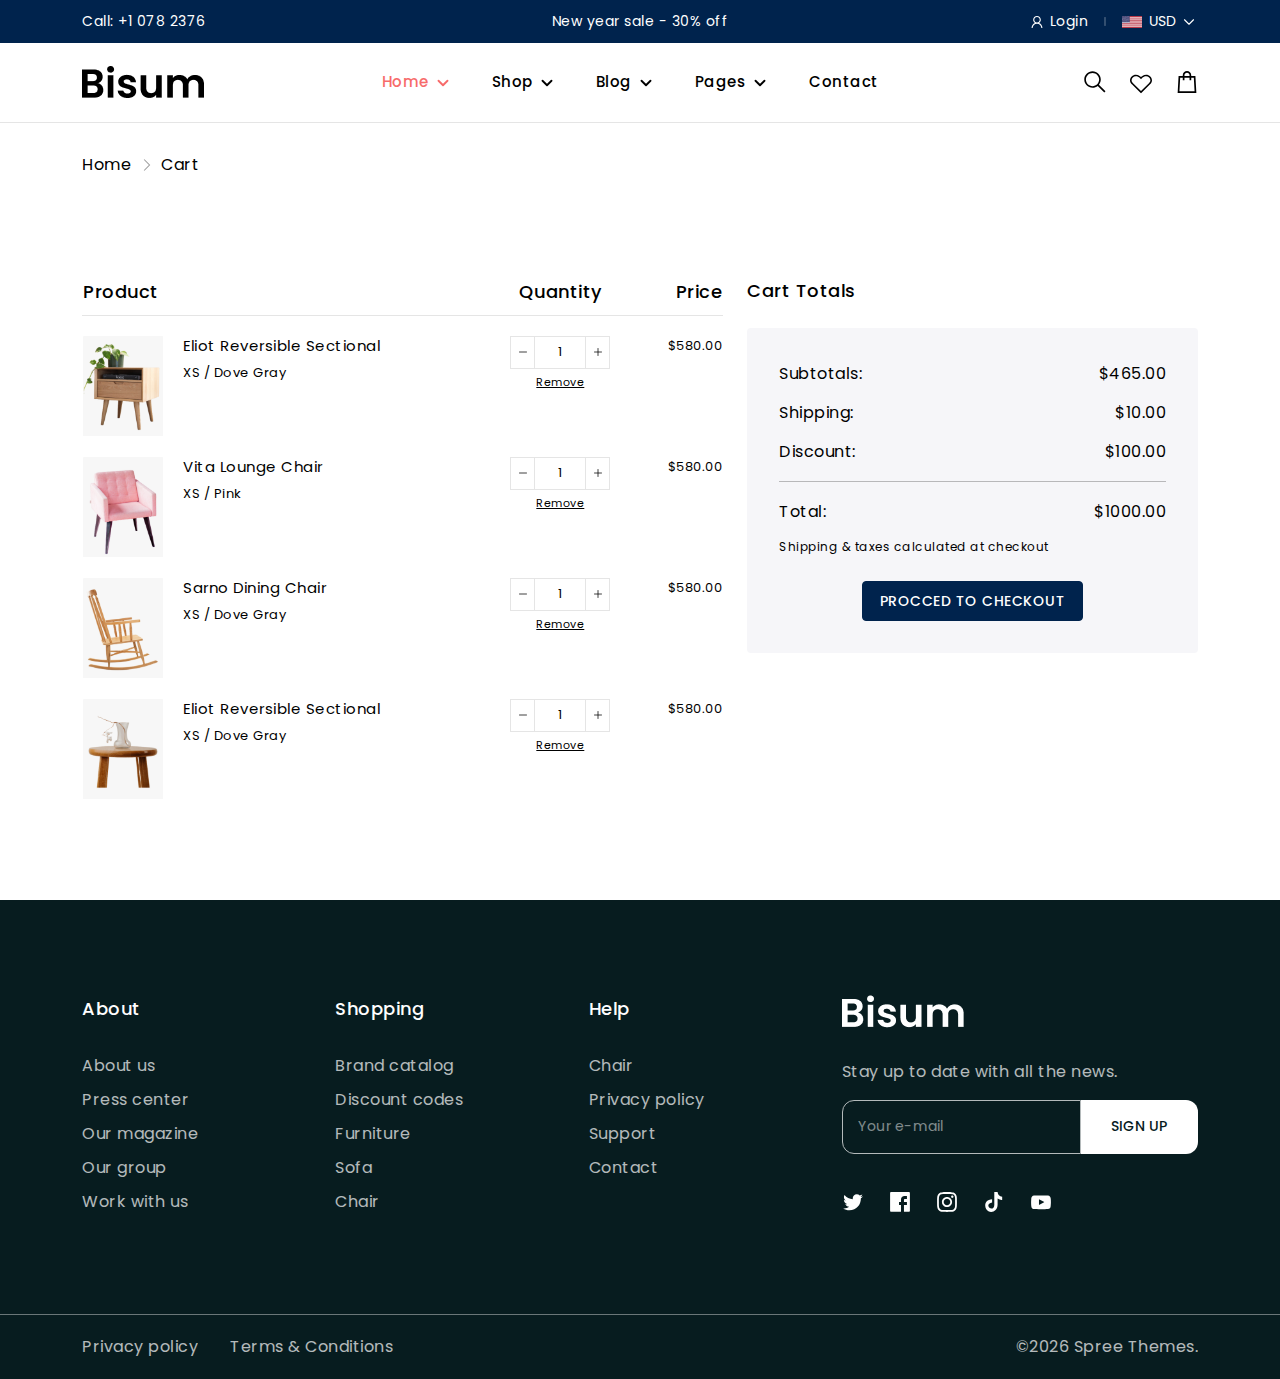
<file: bisum/html/cart.html>
<!doctype html>
<html lang="en" class="no-js">

<head>
    <title>Bisum - eCommerce Bootstrap 5 Template</title>
    <!-- meta tags -->
    <meta charset="utf-8">
    <meta http-equiv="X-UA-Compatible" content="IE=edge">
    <meta name="viewport" content="width=device-width, initial-scale=1, shrink-to-fit=no">
    <meta name="description" content="meta description">
    <link rel="shortcut icon" href="assets/img/favicon.png" type="image/x-icon">
    <!-- fonts -->
    <link rel="preconnect" href="https://fonts.googleapis.com">
    <link rel="preconnect" href="https://fonts.gstatic.com" crossorigin>
    <link href="https://fonts.googleapis.com/css2?family=Poppins:wght@300;400;500;600;700&display=swap"
        rel="stylesheet">
    <!-- all css -->
    <style>
        :root {
            --primary-color: #00234D;
            --secondary-color: #F76B6A;

            --btn-primary-border-radius: 0.25rem;
            --btn-primary-color: #fff;
            --btn-primary-background-color: #00234D;
            --btn-primary-border-color: #00234D;
            --btn-primary-hover-color: #fff;
            --btn-primary-background-hover-color: #00234D;
            --btn-primary-border-hover-color: #00234D;
            --btn-primary-font-weight: 500;

            --btn-secondary-border-radius: 0.25rem;
            --btn-secondary-color: #00234D;
            --btn-secondary-background-color: transparent;
            --btn-secondary-border-color: #00234D;
            --btn-secondary-hover-color: #fff;
            --btn-secondary-background-hover-color: #00234D;
            --btn-secondary-border-hover-color: #00234D;
            --btn-secondary-font-weight: 500;

            --heading-color: #000;
            --heading-font-family: 'Poppins', sans-serif;
            --heading-font-weight: 700;

            --title-color: #000;
            --title-font-family: 'Poppins', sans-serif;
            --title-font-weight: 400;

            --body-color: #000;
            --body-background-color: #fff;
            --body-font-family: 'Poppins', sans-serif;
            --body-font-size: 14px;
            --body-font-weight: 400;

            --section-heading-color: #000;
            --section-heading-font-family: 'Poppins', sans-serif;
            --section-heading-font-size: 48px;
            --section-heading-font-weight: 600;

            --section-subheading-color: #000;
            --section-subheading-font-family: 'Poppins', sans-serif;
            --section-subheading-font-size: 16px;
            --section-subheading-font-weight: 400;
        }
    </style>

    <link rel="stylesheet" href="assets/css/vendor.css">
    <link rel="stylesheet" href="assets/css/style.css">
</head>

<body>
    <div class="body-wrapper">
        <!-- announcement bar start -->
        <div class="announcement-bar bg-1 py-1 py-lg-2">
            <div class="container">
                <div class="row align-items-center justify-content-between">
                    <div class="col-lg-3 d-lg-block d-none">
                        <div class="announcement-call-wrapper">
                            <div class="announcement-call">
                                <a class="announcement-text text-white" href="tel:+1-078-2376">Call: +1 078 2376</a>
                            </div>
                        </div>
                    </div>
                    <div class="col-lg-6 col-12">
                        <div class="announcement-text-wrapper d-flex align-items-center justify-content-center">
                            <p class="announcement-text text-white">New year sale - 30% off</p>
                        </div>
                    </div>
                    <div class="col-lg-3 d-lg-block d-none">
                        <div class="announcement-meta-wrapper d-flex align-items-center justify-content-end">
                            <div class="announcement-meta d-flex align-items-center">
                                <a class="announcement-login announcement-text text-white" href="login.html">
                                    <svg class="icon icon-user" width="10" height="11" viewBox="0 0 10 11" fill="none"
                                        xmlns="http://www.w3.org/2000/svg">
                                        <path
                                            d="M5 0C3.07227 0 1.5 1.57227 1.5 3.5C1.5 4.70508 2.11523 5.77539 3.04688 6.40625C1.26367 7.17188 0 8.94141 0 11H1C1 8.78516 2.78516 7 5 7C7.21484 7 9 8.78516 9 11H10C10 8.94141 8.73633 7.17188 6.95312 6.40625C7.88477 5.77539 8.5 4.70508 8.5 3.5C8.5 1.57227 6.92773 0 5 0ZM5 1C6.38672 1 7.5 2.11328 7.5 3.5C7.5 4.88672 6.38672 6 5 6C3.61328 6 2.5 4.88672 2.5 3.5C2.5 2.11328 3.61328 1 5 1Z"
                                            fill="#fff" />
                                    </svg>
                                    <span>Login</span>
                                </a>
                                <span class="separator-login d-flex px-3">
                                    <svg width="2" height="9" viewBox="0 0 2 9" fill="none"
                                        xmlns="http://www.w3.org/2000/svg">
                                        <path opacity="0.4" d="M1 0.5V8.5" stroke="#FEFEFE" stroke-linecap="round" />
                                    </svg>
                                </span>
                                <div class="currency-wrapper">
                                    <button type="button" class="currency-btn btn-reset text-white"
                                        data-bs-toggle="dropdown" aria-expanded="false">
                                        <img class="flag" src="assets/img/flag/usd.jpg" alt="img">
                                        <span>USD</span>
                                        <span>
                                            <svg class="icon icon-dropdown" xmlns="http://www.w3.org/2000/svg"
                                                width="24" height="24" viewBox="0 0 24 24" fill="none" stroke="#fff"
                                                stroke-width="1" stroke-linecap="round" stroke-linejoin="round">
                                                <polyline points="6 9 12 15 18 9"></polyline>
                                            </svg>
                                        </span>
                                    </button>

                                    <ul class="currency-list dropdown-menu dropdown-menu-end px-2">
                                        <li class="currency-list-item ">
                                            <a class="currency-list-option" href="#" data-value="USD">
                                                <img class="flag" src="assets/img/flag/usd.jpg" alt="img">
                                                <span>USD</span>
                                            </a>
                                        </li>
                                        <li class="currency-list-item ">
                                            <a class="currency-list-option" href="#" data-value="CAD">
                                                <img class="flag" src="assets/img/flag/cad.jpg" alt="img">
                                                <span>CAD</span>
                                            </a>
                                        </li>
                                        <li class="currency-list-item ">
                                            <a class="currency-list-option" href="#" data-value="EUR">
                                                <img class="flag" src="assets/img/flag/eur.jpg" alt="img">
                                                <span>EUR</span>
                                            </a>
                                        </li>
                                        <li class="currency-list-item ">
                                            <a class="currency-list-option" href="#" data-value="JPY">
                                                <img class="flag" src="assets/img/flag/jpy.jpg" alt="img">
                                                <span>JPY</span>
                                            </a>
                                        </li>
                                        <li class="currency-list-item ">
                                            <a class="currency-list-option" href="#" data-value="GBP">
                                                <img class="flag" src="assets/img/flag/gbp.jpg" alt="img">
                                                <span>GBP</span>
                                            </a>
                                        </li>
                                    </ul>
                                </div>
                            </div>
                        </div>
                    </div>
                </div>
            </div>
        </div>
        <!-- announcement bar end -->

        <!-- header start -->
        <header class="sticky-header border-btm-black header-1">
            <div class="header-bottom">
                <div class="container">
                    <div class="row align-items-center">
                        <div class="col-lg-3 col-md-4 col-4">
                            <div class="header-logo">
                                <a href="index-shoe.html" class="logo-main">
                                    <img src="assets/img/logo.png" loading="lazy" alt="bisum">
                                </a>
                            </div>
                        </div>
                        <div class="col-lg-6 d-lg-block d-none">
                            <nav class="site-navigation">
                                <ul class="main-menu list-unstyled justify-content-center">
                                    <li class="menu-list-item nav-item has-dropdown active">
                                        <div class="mega-menu-header">
                                            <a class="nav-link" href="index.html">
                                                Home
                                            </a>
                                            <span class="open-submenu">
                                                <svg class="icon icon-dropdown" xmlns="http://www.w3.org/2000/svg"
                                                    width="24" height="24" viewBox="0 0 24 24" fill="none"
                                                    stroke="currentColor" stroke-width="2" stroke-linecap="round"
                                                    stroke-linejoin="round">
                                                    <polyline points="6 9 12 15 18 9"></polyline>
                                                </svg>
                                            </span>
                                        </div>
                                        <div class="submenu-transform submenu-transform-desktop">
                                            <ul class="submenu list-unstyled">
                                                <li class="menu-list-item nav-item-sub">
                                                    <a class="nav-link-sub nav-text-sub" href="index.html">Home 1</a>
                                                </li>
                                                <li class="menu-list-item nav-item-sub">
                                                    <a class="nav-link-sub nav-text-sub" href="index-shoe.html">Home
                                                        2</a>
                                                </li>
                                                <li class="menu-list-item nav-item-sub">
                                                    <a class="nav-link-sub nav-text-sub" href="index-bag.html">Home
                                                        3</a>
                                                </li>
                                                <li class="menu-list-item nav-item-sub">
                                                    <a class="nav-link-sub nav-text-sub" href="index-tools.html">Home
                                                        4</a>
                                                </li>
                                            </ul>
                                        </div>
                                    </li>
                                    <li class="menu-list-item nav-item has-megamenu">
                                        <div class="mega-menu-header">
                                            <a class="nav-link" href="collection-left-sidebar.html">
                                                Shop
                                            </a>
                                            <span class="open-submenu">
                                                <svg class="icon icon-dropdown" xmlns="http://www.w3.org/2000/svg"
                                                    width="24" height="24" viewBox="0 0 24 24" fill="none"
                                                    stroke="currentColor" stroke-width="2" stroke-linecap="round"
                                                    stroke-linejoin="round">
                                                    <polyline points="6 9 12 15 18 9"></polyline>
                                                </svg>
                                            </span>
                                        </div>
                                        <div class="submenu-transform submenu-transform-desktop">
                                            <div class="container">
                                                <ul class="submenu megamenu-container list-unstyled">
                                                    <li class="menu-list-item nav-item-sub">
                                                        <div class="mega-menu-header">
                                                            <a class="nav-link-sub nav-text-sub megamenu-heading"
                                                                href="collection-left-sidebar.html">
                                                                CATEGORY PAGES
                                                            </a>
                                                        </div>
                                                        <div class="submenu-transform megamenu-transform">
                                                            <ul class="megamenu list-unstyled">
                                                                <li class="menu-list-item nav-item-sub">
                                                                    <a class="nav-link-sub nav-text-sub"
                                                                        href="collection-left-sidebar.html">With Left
                                                                        Sidebar</a>
                                                                </li>
                                                                <li class="menu-list-item nav-item-sub">
                                                                    <a class="nav-link-sub nav-text-sub"
                                                                        href="collection-right-sidebar.html">With Right
                                                                        Sidebar</a>
                                                                </li>
                                                                <li class="menu-list-item nav-item-sub">
                                                                    <a class="nav-link-sub nav-text-sub"
                                                                        href="collection-left-sidebar.html">3 Column
                                                                        Layout</a>
                                                                </li>
                                                                <li class="menu-list-item nav-item-sub">
                                                                    <a class="nav-link-sub nav-text-sub"
                                                                        href="collection-without-sidebar.html">4 Column
                                                                        Layout</a>
                                                                </li>
                                                                <li class="menu-list-item nav-item-sub">
                                                                    <a class="nav-link-sub nav-text-sub"
                                                                        href="collection-without-sidebar.html">Without
                                                                        Sidebar</a>
                                                                </li>
                                                            </ul>
                                                        </div>
                                                    </li>
                                                    <li class="menu-list-item nav-item-sub">
                                                        <div
                                                            class="mega-menu-header d-flex align-items-center justify-content-between">
                                                            <a class="nav-link-sub nav-text-sub megamenu-heading"
                                                                href="collection-right-sidebar.html">
                                                                PRODUCT PAGES
                                                            </a>
                                                        </div>
                                                        <div class="submenu-transform megamenu-transform">
                                                            <ul class="megamenu list-unstyled">
                                                                <li class="menu-list-item nav-item-sub">
                                                                    <a class="nav-link-sub nav-text-sub"
                                                                        href="product.html">Simple Product</a>
                                                                </li>
                                                                <li class="menu-list-item nav-item-sub">
                                                                    <a class="nav-link-sub nav-text-sub"
                                                                        href="product.html">Variable Product</a>
                                                                </li>
                                                                <li class="menu-list-item nav-item-sub">
                                                                    <a class="nav-link-sub nav-text-sub"
                                                                        href="product.html">Sale Product</a>
                                                                </li>
                                                                <li class="menu-list-item nav-item-sub">
                                                                    <a class="nav-link-sub nav-text-sub"
                                                                        href="product.html">Featured & On Sale</a>
                                                                </li>
                                                                <li class="menu-list-item nav-item-sub">
                                                                    <a class="nav-link-sub nav-text-sub"
                                                                        href="product-2.html">Tab Inside</a>
                                                                </li>
                                                            </ul>
                                                        </div>
                                                    </li>
                                                    <li class="menu-list-item nav-item-sub">
                                                        <div
                                                            class="mega-menu-header d-flex align-items-center justify-content-between">
                                                            <a class="nav-link-sub nav-text-sub megamenu-heading"
                                                                href="index.html">
                                                                PRODUCT LAYOUTS
                                                            </a>
                                                        </div>
                                                        <div class="submenu-transform megamenu-transform">
                                                            <ul class="megamenu list-unstyled">
                                                                <li class="menu-list-item nav-item-sub">
                                                                    <a class="nav-link-sub nav-text-sub"
                                                                        href="product-2.html">Grid Images</a>
                                                                </li>
                                                                <li class="menu-list-item nav-item-sub">
                                                                    <a class="nav-link-sub nav-text-sub"
                                                                        href="product.html">Vertical Thumb</a>
                                                                </li>
                                                                <li class="menu-list-item nav-item-sub">
                                                                    <a class="nav-link-sub nav-text-sub"
                                                                        href="product.html">Gallery Type</a>
                                                                </li>
                                                                <li class="menu-list-item nav-item-sub">
                                                                    <a class="nav-link-sub nav-text-sub"
                                                                        href="product.html">Product Width Layout</a>
                                                                </li>
                                                                <li class="menu-list-item nav-item-sub">
                                                                    <a class="nav-link-sub nav-text-sub"
                                                                        href="product.html">Sticky Gallery</a>
                                                                </li>
                                                            </ul>
                                                        </div>
                                                    </li>
                                                    <li class="menu-list-item nav-item-sub">
                                                        <div
                                                            class="mega-menu-header d-flex align-items-center justify-content-between">
                                                            <a class="mega-menu-img nav-link-sub nav-text-sub"
                                                                href="collection-left-sidebar.html">
                                                                <img class="menu-img" src="assets/img/menu/1.jpg" alt="img">
                                                                <h2 class="img-menu-heading text_16 mt-2">Featured
                                                                    Collection</h2>
                                                                <div
                                                                    class="img-menu-action text_12 bg-transparent p-0">
                                                                    <span>DISCOVER NOW</span>
                                                                    <span>
                                                                        <svg xmlns="http://www.w3.org/2000/svg"
                                                                            width="30" height="18" fill="#000"
                                                                            class="icon-right-long" viewBox="0 0 16 16">
                                                                            <path fill-rule="evenodd"
                                                                                d="M1 8a.5.5 0 0 1 .5-.5h11.793l-3.147-3.146a.5.5 0 0 1 .708-.708l4 4a.5.5 0 0 1 0 .708l-4 4a.5.5 0 0 1-.708-.708L13.293 8.5H1.5A.5.5 0 0 1 1 8z" />
                                                                        </svg>
                                                                    </span>
                                                                </div>
                                                            </a>
                                                        </div>
                                                    </li>
                                                </ul>
                                            </div>
                                        </div>
                                    </li>
                                    <li class="menu-list-item nav-item has-dropdown">
                                        <div class="mega-menu-header">
                                            <a class="nav-link" href="blog.html">Blog</a>
                                            <span class="open-submenu">
                                                <svg class="icon icon-dropdown" xmlns="http://www.w3.org/2000/svg"
                                                    width="24" height="24" viewBox="0 0 24 24" fill="none"
                                                    stroke="currentColor" stroke-width="2" stroke-linecap="round"
                                                    stroke-linejoin="round">
                                                    <polyline points="6 9 12 15 18 9"></polyline>
                                                </svg>
                                            </span>
                                        </div>
                                        <div class="submenu-transform submenu-transform-desktop">
                                            <ul class="submenu list-unstyled">
                                                <li class="menu-list-item nav-item-sub">
                                                    <a class="nav-link-sub nav-text-sub" href="blog.html">Blog</a>
                                                </li>
                                                <li class="menu-list-item nav-item-sub">
                                                    <a class="nav-link-sub nav-text-sub" href="article.html">Blog Details</a>
                                                </li>
                                            </ul>
                                        </div>
                                    </li>
                                    <li class="menu-list-item nav-item has-dropdown">
                                        <div class="mega-menu-header">
                                            <a class="nav-link" href="about-us.html">
                                                Pages
                                            </a>
                                            <span class="open-submenu">
                                                <svg class="icon icon-dropdown" xmlns="http://www.w3.org/2000/svg"
                                                    width="24" height="24" viewBox="0 0 24 24" fill="none"
                                                    stroke="currentColor" stroke-width="2" stroke-linecap="round"
                                                    stroke-linejoin="round">
                                                    <polyline points="6 9 12 15 18 9"></polyline>
                                                </svg>
                                            </span>
                                        </div>
                                        <div class="submenu-transform submenu-transform-desktop">
                                            <ul class="submenu list-unstyled">
                                                <li class="menu-list-item nav-item-sub">
                                                    <a class="nav-link-sub nav-text-sub" href="about-us.html">About
                                                        Us</a>
                                                </li>
                                                <li class="menu-list-item nav-item-sub">
                                                    <a class="nav-link-sub nav-text-sub" href="contact.html">Contact</a>
                                                </li>
                                                <li class="menu-list-item nav-item-sub">
                                                    <a class="nav-link-sub nav-text-sub" href="faq.html">FAQ</a>
                                                </li>
                                                <li class="menu-list-item nav-item-sub">
                                                    <a class="nav-link-sub nav-text-sub" href="404.html">404 page</a>
                                                </li>
                                                <li class="menu-list-item nav-item-sub">
                                                    <a class="nav-link-sub nav-text-sub" href="login.html">Login</a>
                                                </li>
                                                <li class="menu-list-item nav-item-sub">
                                                    <a class="nav-link-sub nav-text-sub"
                                                        href="register.html">Register</a>
                                                </li>
                                                <li class="menu-list-item nav-item-sub">
                                                    <a class="nav-link-sub nav-text-sub"
                                                        href="wishlist.html">Wishlist</a>
                                                </li>
                                                <li class="menu-list-item nav-item-sub">
                                                    <a class="nav-link-sub nav-text-sub" href="cart.html">Cart</a>
                                                </li>
                                                <li class="menu-list-item nav-item-sub">
                                                    <a class="nav-link-sub nav-text-sub"
                                                        href="checkout.html">Checkout</a>
                                                </li>
                                            </ul>
                                        </div>
                                    </li>
                                    <li class="menu-list-item nav-item">
                                        <a class="nav-link" href="contact.html">Contact</a>
                                    </li>
                                </ul>
                            </nav>
                        </div>
                        <div class="col-lg-3 col-md-8 col-8">
                            <div class="header-action d-flex align-items-center justify-content-end">
                                <a class="header-action-item header-search" href="javascript:void(0)">
                                    <svg class="icon icon-search" width="20" height="20" viewBox="0 0 20 20" fill="none"
                                        xmlns="http://www.w3.org/2000/svg">
                                        <path
                                            d="M7.75 0.250183C11.8838 0.250183 15.25 3.61639 15.25 7.75018C15.25 9.54608 14.6201 11.1926 13.5625 12.4846L19.5391 18.4611L18.4609 19.5392L12.4844 13.5627C11.1924 14.6203 9.5459 15.2502 7.75 15.2502C3.61621 15.2502 0.25 11.884 0.25 7.75018C0.25 3.61639 3.61621 0.250183 7.75 0.250183ZM7.75 1.75018C4.42773 1.75018 1.75 4.42792 1.75 7.75018C1.75 11.0724 4.42773 13.7502 7.75 13.7502C11.0723 13.7502 13.75 11.0724 13.75 7.75018C13.75 4.42792 11.0723 1.75018 7.75 1.75018Z"
                                            fill="black" />
                                    </svg>
                                </a>
                                <a class="header-action-item header-wishlist ms-4 d-none d-lg-block"
                                    href="wishlist.html">
                                    <svg class="icon icon-wishlist" width="26" height="22" viewBox="0 0 26 22"
                                        fill="none" xmlns="http://www.w3.org/2000/svg">
                                        <path
                                            d="M6.96429 0.000183105C3.12305 0.000183105 0 3.10686 0 6.84843C0 8.15388 0.602121 9.28455 1.16071 10.1014C1.71931 10.9181 2.29241 11.4425 2.29241 11.4425L12.3326 21.3439L13 22.0002L13.6674 21.3439L23.7076 11.4425C23.7076 11.4425 26 9.45576 26 6.84843C26 3.10686 22.877 0.000183105 19.0357 0.000183105C15.8474 0.000183105 13.7944 1.88702 13 2.68241C12.2056 1.88702 10.1526 0.000183105 6.96429 0.000183105ZM6.96429 1.82638C9.73912 1.82638 12.3036 4.48008 12.3036 4.48008L13 5.25051L13.6964 4.48008C13.6964 4.48008 16.2609 1.82638 19.0357 1.82638C21.8613 1.82638 24.1429 4.10557 24.1429 6.84843C24.1429 8.25732 22.4018 10.1584 22.4018 10.1584L13 19.4036L3.59821 10.1584C3.59821 10.1584 3.14844 9.73397 2.69866 9.07411C2.24888 8.41426 1.85714 7.55466 1.85714 6.84843C1.85714 4.10557 4.13867 1.82638 6.96429 1.82638Z"
                                            fill="black" />
                                    </svg>
                                </a>
                                <a class="header-action-item header-cart ms-4" href="#drawer-cart"
                                    data-bs-toggle="offcanvas">
                                    <svg class="icon icon-cart" width="24" height="26" viewBox="0 0 24 26" fill="none"
                                        xmlns="http://www.w3.org/2000/svg">
                                        <path
                                            d="M12 0.000183105C9.25391 0.000183105 7 2.25409 7 5.00018V6.00018H2.0625L2 6.93768L1 24.9377L0.9375 26.0002H23.0625L23 24.9377L22 6.93768L21.9375 6.00018H17V5.00018C17 2.25409 14.7461 0.000183105 12 0.000183105ZM12 2.00018C13.6562 2.00018 15 3.34393 15 5.00018V6.00018H9V5.00018C9 3.34393 10.3438 2.00018 12 2.00018ZM3.9375 8.00018H7V11.0002H9V8.00018H15V11.0002H17V8.00018H20.0625L20.9375 24.0002H3.0625L3.9375 8.00018Z"
                                            fill="black" />
                                    </svg>
                                </a>
                                <a class="header-action-item header-hamburger ms-4 d-lg-none" href="#drawer-menu"
                                    data-bs-toggle="offcanvas">
                                    <svg class="icon icon-hamburger" xmlns="http://www.w3.org/2000/svg" width="24"
                                        height="24" viewBox="0 0 24 24" fill="none" stroke="#000" stroke-width="2"
                                        stroke-linecap="round" stroke-linejoin="round">
                                        <line x1="3" y1="12" x2="21" y2="12"></line>
                                        <line x1="3" y1="6" x2="21" y2="6"></line>
                                        <line x1="3" y1="18" x2="21" y2="18"></line>
                                    </svg>
                                </a>
                            </div>
                        </div>
                    </div>
                </div>
                <div class="search-wrapper">
                    <div class="container">
                        <form action="#" class="search-form d-flex align-items-center">
                            <button type="submit" class="search-submit bg-transparent pl-0 text-start">
                                <svg class="icon icon-search" width="20" height="20" viewBox="0 0 20 20" fill="none"
                                    xmlns="http://www.w3.org/2000/svg">
                                    <path
                                        d="M7.75 0.250183C11.8838 0.250183 15.25 3.61639 15.25 7.75018C15.25 9.54608 14.6201 11.1926 13.5625 12.4846L19.5391 18.4611L18.4609 19.5392L12.4844 13.5627C11.1924 14.6203 9.5459 15.2502 7.75 15.2502C3.61621 15.2502 0.25 11.884 0.25 7.75018C0.25 3.61639 3.61621 0.250183 7.75 0.250183ZM7.75 1.75018C4.42773 1.75018 1.75 4.42792 1.75 7.75018C1.75 11.0724 4.42773 13.7502 7.75 13.7502C11.0723 13.7502 13.75 11.0724 13.75 7.75018C13.75 4.42792 11.0723 1.75018 7.75 1.75018Z"
                                        fill="black" />
                                </svg>
                            </button>
                            <div class="search-input mr-4">
                                <input type="text" placeholder="Search your products..." autocomplete="off">
                            </div>
                            <div class="search-close">
                                <svg xmlns="http://www.w3.org/2000/svg" width="24" height="24" viewBox="0 0 24 24"
                                    fill="none" stroke="currentColor" stroke-width="2" stroke-linecap="round"
                                    stroke-linejoin="round" class="icon icon-close">
                                    <line x1="18" y1="6" x2="6" y2="18"></line>
                                    <line x1="6" y1="6" x2="18" y2="18"></line>
                                </svg>
                            </div>
                        </form>
                    </div>
                </div>
            </div>
        </header>
        <!-- header end -->

        <!-- breadcrumb start -->
        <div class="breadcrumb">
            <div class="container">
                <ul class="list-unstyled d-flex align-items-center m-0">
                    <li><a href="/">Home</a></li>
                    <li>
                        <svg class="icon icon-breadcrumb" width="64" height="64" viewBox="0 0 64 64" fill="none"
                            xmlns="http://www.w3.org/2000/svg">
                            <g opacity="0.4">
                                <path
                                    d="M25.9375 8.5625L23.0625 11.4375L43.625 32L23.0625 52.5625L25.9375 55.4375L47.9375 33.4375L49.3125 32L47.9375 30.5625L25.9375 8.5625Z"
                                    fill="#000" />
                            </g>
                        </svg>
                    </li>
                    <li>Cart</li>
                </ul>
            </div>
        </div>
        <!-- breadcrumb end -->

        <main id="MainContent" class="content-for-layout">
            <div class="cart-page mt-100">
                <div class="container">
                    <div class="cart-page-wrapper">
                        <div class="row">
                            <div class="col-lg-7 col-md-12 col-12">
                                <table class="cart-table w-100">
                                    <thead>
                                      <tr>
                                        <th class="cart-caption heading_18">Product</th>
                                        <th class="cart-caption heading_18"></th>
                                        <th class="cart-caption text-center heading_18 d-none d-md-table-cell">Quantity</th>
                                        <th class="cart-caption text-end heading_18">Price</th>
                                      </tr>
                                    </thead>
                        
                                    <tbody>
                                        <tr class="cart-item">
                                          <td class="cart-item-media">
                                            <div class="mini-img-wrapper">
                                                <img class="mini-img" src="assets/img/products/furniture/1.jpg" alt="img">
                                            </div>                                    
                                          </td>
                                          <td class="cart-item-details">
                                            <h2 class="product-title"><a href="#">Eliot Reversible Sectional</a></h2>
                                            <p class="product-vendor">XS / Dove Gray</p>                                   
                                          </td>
                                          <td class="cart-item-quantity">
                                            <div class="quantity d-flex align-items-center justify-content-between">
                                                <button class="qty-btn dec-qty"><img src="assets/img/icon/minus.svg"
                                                        alt="minus"></button>
                                                <input class="qty-input" type="number" name="qty" value="1" min="0">
                                                <button class="qty-btn inc-qty"><img src="assets/img/icon/plus.svg"
                                                        alt="plus"></button>
                                            </div>
                                            <a href="#" class="product-remove mt-2">Remove</a>                           
                                          </td>
                                          <td class="cart-item-price text-end">
                                            <div class="product-price">$580.00</div>                           
                                          </td>                        
                                        </tr>
                                        <tr class="cart-item">
                                          <td class="cart-item-media">
                                            <div class="mini-img-wrapper">
                                                <img class="mini-img" src="assets/img/products/furniture/2.jpg" alt="img">
                                            </div>                                    
                                          </td>
                                          <td class="cart-item-details">
                                            <h2 class="product-title"><a href="#">Vita Lounge Chair</a></h2>
                                            <p class="product-vendor">XS / Pink</p>                                   
                                          </td>
                                          <td class="cart-item-quantity">
                                            <div class="quantity d-flex align-items-center justify-content-between">
                                                <button class="qty-btn dec-qty"><img src="assets/img/icon/minus.svg"
                                                        alt="minus"></button>
                                                <input class="qty-input" type="number" name="qty" value="1" min="0">
                                                <button class="qty-btn inc-qty"><img src="assets/img/icon/plus.svg"
                                                        alt="plus"></button>
                                            </div>
                                            <a href="#" class="product-remove mt-2">Remove</a>                           
                                          </td>
                                          <td class="cart-item-price text-end">
                                            <div class="product-price">$580.00</div>                           
                                          </td>
                                        </tr>
                                        <tr class="cart-item">
                                          <td class="cart-item-media">
                                            <div class="mini-img-wrapper">
                                                <img class="mini-img" src="assets/img/products/furniture/3.jpg" alt="img">
                                            </div>                                    
                                          </td>
                                          <td class="cart-item-details">
                                            <h2 class="product-title"><a href="#">Sarno Dining Chair</a></h2>
                                            <p class="product-vendor">XS / Dove Gray</p>                                  
                                          </td>
                                          <td class="cart-item-quantity">
                                            <div class="quantity d-flex align-items-center justify-content-between">
                                                <button class="qty-btn dec-qty"><img src="assets/img/icon/minus.svg"
                                                        alt="minus"></button>
                                                <input class="qty-input" type="number" name="qty" value="1" min="0">
                                                <button class="qty-btn inc-qty"><img src="assets/img/icon/plus.svg"
                                                        alt="plus"></button>
                                            </div>
                                            <a href="#" class="product-remove mt-2">Remove</a>                           
                                          </td>
                                          <td class="cart-item-price text-end">
                                            <div class="product-price">$580.00</div>                           
                                          </td>                        
                                        </tr>
                                        <tr class="cart-item">
                                          <td class="cart-item-media">
                                            <div class="mini-img-wrapper">
                                                <img class="mini-img" src="assets/img/products/furniture/4.jpg" alt="img">
                                            </div>                                    
                                          </td>
                                          <td class="cart-item-details">
                                            <h2 class="product-title"><a href="#">Eliot Reversible Sectional</a></h2>
                                            <p class="product-vendor">XS / Dove Gray</p>                                  
                                          </td>
                                          <td class="cart-item-quantity">
                                            <div class="quantity d-flex align-items-center justify-content-between">
                                                <button class="qty-btn dec-qty"><img src="assets/img/icon/minus.svg"
                                                        alt="minus"></button>
                                                <input class="qty-input" type="number" name="qty" value="1" min="0">
                                                <button class="qty-btn inc-qty"><img src="assets/img/icon/plus.svg"
                                                        alt="plus"></button>
                                            </div>
                                            <a href="#" class="product-remove mt-2">Remove</a>                           
                                          </td>
                                          <td class="cart-item-price text-end">
                                            <div class="product-price">$580.00</div>                           
                                          </td>                        
                                        </tr>
                                    </tbody>
                                  </table>
                            </div>
                            <div class="col-lg-5 col-md-12 col-12">
                                <div class="cart-total-area">
                                    <h3 class="cart-total-title d-none d-lg-block mb-0">Cart Totals</h4>
                                    <div class="cart-total-box mt-4">
                                        <div class="subtotal-item subtotal-box">
                                            <h4 class="subtotal-title">Subtotals:</h4>
                                            <p class="subtotal-value">$465.00</p>
                                        </div>
                                        <div class="subtotal-item shipping-box">
                                            <h4 class="subtotal-title">Shipping:</h4>
                                            <p class="subtotal-value">$10.00</p>
                                        </div>
                                        <div class="subtotal-item discount-box">
                                            <h4 class="subtotal-title">Discount:</h4>
                                            <p class="subtotal-value">$100.00</p>
                                        </div>
                                        <hr />
                                        <div class="subtotal-item discount-box">
                                            <h4 class="subtotal-title">Total:</h4>
                                            <p class="subtotal-value">$1000.00</p>
                                        </div>
                                        <p class="shipping_text">Shipping & taxes calculated at checkout</p>
                                        <div class="d-flex justify-content-center mt-4">
                                            <a href="checkout.html" class="position-relative btn-primary text-uppercase">
                                                Procced to checkout
                                            </a>
                                        </div>
                                    </div>
                                </div>
                            </div>
                        </div>
                    </div>
                </div>
            </div>            
        </main>
        
        <!-- footer start -->
        <footer class="mt-100 overflow-hidden">
            <div class="footer-top bg-4">
                <div class="container">
                    <div class="footer-widget-wrapper">
                        <div class="row justify-content-between">
                            <div class="col-xl-2 col-lg-2 col-md-6 col-12 footer-widget">
                                <div class="footer-widget-inner">
                                    <h4 class="footer-heading d-flex align-items-center justify-content-between">
                                        <span>About</span>
                                        <span class="d-md-none">
                                            <svg class="icon icon-dropdown" xmlns="http://www.w3.org/2000/svg"
                                                width="24" height="24" viewBox="0 0 24 24" fill="none" stroke="#fff"
                                                stroke-width="1" stroke-linecap="round" stroke-linejoin="round">
                                                <polyline points="6 9 12 15 18 9"></polyline>
                                            </svg>
                                        </span>
                                    </h4>
                                    <ul class="footer-menu list-unstyled mb-0 d-md-block">
                                        <li class="footer-menu-item"><a href="about-us.html">About us</a></li>
                                        <li class="footer-menu-item"><a href="about-us.html">Press center</a></li>
                                        <li class="footer-menu-item"><a href="blog.html">Our magazine</a></li>
                                        <li class="footer-menu-item"><a href="about-us.html">Our group</a></li>
                                        <li class="footer-menu-item"><a href="about-us.html">Work with us</a></li>
                                    </ul>
                                </div>
                            </div>
                            <div class="col-xl-2 col-lg-2 col-md-6 col-12 footer-widget">
                                <div class="footer-widget-inner">
                                    <h4 class="footer-heading d-flex align-items-center justify-content-between">
                                        <span>Shopping</span>
                                        <span class="d-md-none">
                                            <svg class="icon icon-dropdown" xmlns="http://www.w3.org/2000/svg"
                                                width="24" height="24" viewBox="0 0 24 24" fill="none" stroke="#fff"
                                                stroke-width="1" stroke-linecap="round" stroke-linejoin="round">
                                                <polyline points="6 9 12 15 18 9"></polyline>
                                            </svg>
                                        </span>
                                    </h4>
                                    <ul class="footer-menu list-unstyled mb-0 d-md-block">
                                        <li class="footer-menu-item"><a href="about-us.html">Brand catalog</a></li>
                                        <li class="footer-menu-item"><a href="about-us.html">Discount codes</a></li>
                                        <li class="footer-menu-item"><a href="collection-left-sidebar.html">Furniture</a></li>
                                        <li class="footer-menu-item"><a href="collection-left-sidebar.html">Sofa</a></li>
                                        <li class="footer-menu-item"><a href="collection-left-sidebar.html">Chair</a></li>
                                    </ul>
                                </div>
                            </div>
                            <div class="col-xl-2 col-lg-2 col-md-6 col-12 footer-widget">
                                <div class="footer-widget-inner">
                                    <h4 class="footer-heading d-flex align-items-center justify-content-between">
                                        <span>Help</span>
                                        <span class="d-md-none">
                                            <svg class="icon icon-dropdown" xmlns="http://www.w3.org/2000/svg"
                                                width="24" height="24" viewBox="0 0 24 24" fill="none" stroke="#fff"
                                                stroke-width="1" stroke-linecap="round" stroke-linejoin="round">
                                                <polyline points="6 9 12 15 18 9"></polyline>
                                            </svg>
                                        </span>
                                    </h4>
                                    <ul class="footer-menu list-unstyled mb-0 d-md-block">
                                        <li class="footer-menu-item"><a href="faq.html">Chair</a></li>
                                        <li class="footer-menu-item"><a href="about-us.html">Privacy policy</a></li>
                                        <li class="footer-menu-item"><a href="about-us.html">Support</a></li>
                                        <li class="footer-menu-item"><a href="contact.html">Contact</a></li>
                                    </ul>
                                </div>
                            </div>
                            <div class="col-xl-4 col-lg-5 col-md-6 col-12 footer-widget">
                                <div class="footer-widget-inner">
                                    <h4 class="footer-logo">
                                        <a href="/"><img src="assets/img/logo-white.png" alt="bisum"></a>
                                    </h4>
                                    <div class="footer-newsletter">
                                        <p class="footer-text mb-3">Stay up to date with all the news.</p>
                                        <div class="newsletter-wrapper">
                                            <form action="#" class="footer-newsletter-form d-flex align-items-center">
                                                <input class="footer-newsletter-input bg-transparent" type="email"
                                                    placeholder="Your e-mail" autocomplete="off">
                                                <button class="footer-newsletter-btn newsletter-btn-white"
                                                    type="submit">SIGN
                                                    UP</button>
                                            </form>
                                        </div>
                                        <div class="footer-social-wrapper">
                                            <ul
                                                class="footer-social list-unstyled d-flex align-items-center flex-wrap mb-0">
                                                <li class="footer-social-item">
                                                    <a href="#">
                                                        <svg class="icon icon-twitter" width="20" height="20"
                                                            viewBox="0 0 20 20" fill="none"
                                                            xmlns="http://www.w3.org/2000/svg">
                                                            <path
                                                                d="M17.1452 6.62529C17.1452 6.79391 17.1452 6.94848 17.1452 7.08899C17.1452 8.35363 16.9063 9.60422 16.4286 10.8407C15.9789 12.0492 15.3185 13.1593 14.4473 14.171C13.6042 15.1827 12.4941 16.0117 11.1171 16.6581C9.76815 17.2763 8.27869 17.5855 6.64871 17.5855C4.59719 17.5855 2.71429 17.0375 1 15.9415C1.28103 15.9696 1.57611 15.9836 1.88525 15.9836C3.59953 15.9836 5.13115 15.4637 6.48009 14.4239C5.66511 14.3958 4.93443 14.1429 4.28806 13.6651C3.66979 13.1874 3.24824 12.5831 3.02342 11.8525C3.24824 11.9087 3.47307 11.9368 3.69789 11.9368C4.03513 11.9368 4.35831 11.8806 4.66745 11.7681C3.82436 11.5995 3.12178 11.178 2.55972 10.5035C1.99766 9.82904 1.71663 9.05621 1.71663 8.18501C1.71663 8.15691 1.71663 8.14286 1.71663 8.14286C2.25059 8.42389 2.81265 8.57845 3.40281 8.60656C2.30679 7.84777 1.75878 6.82201 1.75878 5.52927C1.75878 4.8548 1.9274 4.23653 2.26464 3.67447C3.19204 4.79859 4.30211 5.69789 5.59485 6.37237C6.91569 7.04684 8.33489 7.42623 9.85246 7.51054C9.79625 7.22951 9.76815 6.94848 9.76815 6.66745C9.76815 5.65574 10.1194 4.79859 10.822 4.09602C11.5527 3.36534 12.4239 3 13.4356 3C14.5035 3 15.4028 3.37939 16.1335 4.13817C16.9766 3.96956 17.7635 3.67447 18.4941 3.25293C18.2131 4.12412 17.6651 4.79859 16.8501 5.27635C17.6089 5.19204 18.3255 5.00937 19 4.72834C18.4941 5.45902 17.8759 6.09133 17.1452 6.62529Z"
                                                                fill="#FEFEFE" />
                                                        </svg>
                                                    </a>
                                                </li>
                                                <li class="footer-social-item">
                                                    <a href="#">
                                                        <svg class="icon icon-facebook" width="20" height="20"
                                                            viewBox="0 0 20 20" fill="none"
                                                            xmlns="http://www.w3.org/2000/svg">
                                                            <path
                                                                d="M16.3021 4.58314H14.0258C13.1546 4.58314 12.4098 4.89227 11.7916 5.51054C11.2014 6.12881 10.9063 6.87354 10.9063 7.74473V9.97892H9.09368V12.6768H10.9063V18.9578H13.6042V12.6768H16.3021V9.97892H13.6042V8.16628C13.6042 7.94145 13.6885 7.74473 13.8571 7.57611C14.0258 7.37939 14.2365 7.28103 14.4895 7.28103H16.3021V4.58314ZM1 2C1 1.44772 1.44772 1 2 1H18C18.5523 1 19 1.44772 19 2V17.9578C19 18.5101 18.5523 18.9578 18 18.9578H2C1.44772 18.9578 1 18.5101 1 17.9578V2Z"
                                                                fill="#FEFEFE" />
                                                        </svg>
                                                    </a>
                                                </li>
                                                <li class="footer-social-item">
                                                    <a href="#">
                                                        <svg class="icon icon-instagram" width="20" height="20"
                                                            viewBox="0 0 20 20" fill="none"
                                                            xmlns="http://www.w3.org/2000/svg">
                                                            <path
                                                                d="M9.99998 2.62165C12.4031 2.62165 12.6877 2.6308 13.6367 2.6741C14.5142 2.71415 14.9908 2.86077 15.3079 2.98398C15.728 3.14725 16.0278 3.34231 16.3428 3.65723C16.6577 3.97215 16.8528 4.272 17.016 4.69206C17.1392 5.00923 17.2859 5.48577 17.3259 6.36323C17.3692 7.31228 17.3783 7.5969 17.3783 10C17.3783 12.4031 17.3692 12.6878 17.3259 13.6368C17.2859 14.5143 17.1392 14.9908 17.016 15.308C16.8528 15.728 16.6577 16.0279 16.3428 16.3428C16.0278 16.6577 15.728 16.8528 15.3079 17.016C14.9908 17.1393 14.5142 17.2859 13.6367 17.3259C12.6879 17.3692 12.4032 17.3784 9.99998 17.3784C7.59672 17.3784 7.3121 17.3692 6.36323 17.3259C5.48574 17.2859 5.00919 17.1393 4.69206 17.016C4.27196 16.8528 3.97212 16.6577 3.6572 16.3428C3.34227 16.0279 3.14721 15.728 2.98398 15.308C2.86073 14.9908 2.71411 14.5143 2.67406 13.6368C2.63076 12.6878 2.62162 12.4031 2.62162 10C2.62162 7.5969 2.63076 7.31228 2.67406 6.36326C2.71411 5.48577 2.86073 5.00923 2.98398 4.69206C3.14721 4.272 3.34227 3.97215 3.6572 3.65723C3.97212 3.34231 4.27196 3.14725 4.69206 2.98398C5.00919 2.86077 5.48574 2.71415 6.36319 2.6741C7.31224 2.6308 7.59687 2.62165 9.99998 2.62165ZM9.99998 1C7.55571 1 7.24926 1.01036 6.28931 1.05416C5.33133 1.09789 4.67712 1.25001 4.10462 1.47251C3.51279 1.70251 3.01088 2.01025 2.51055 2.51058C2.01021 3.01092 1.70247 3.51283 1.47247 4.10466C1.24997 4.67716 1.09785 5.33137 1.05412 6.28935C1.01032 7.24926 1 7.55575 1 10C1 12.4443 1.01032 12.7508 1.05412 13.7107C1.09785 14.6687 1.24997 15.3229 1.47247 15.8954C1.70247 16.4872 2.01021 16.9891 2.51055 17.4895C3.01088 17.9898 3.51279 18.2975 4.10462 18.5275C4.67712 18.75 5.33133 18.9021 6.28931 18.9459C7.24926 18.9897 7.55571 19 9.99998 19C12.4443 19 12.7507 18.9897 13.7107 18.9459C14.6686 18.9021 15.3228 18.75 15.8953 18.5275C16.4872 18.2975 16.9891 17.9898 17.4894 17.4895C17.9898 16.9891 18.2975 16.4872 18.5275 15.8954C18.75 15.3229 18.9021 14.6687 18.9458 13.7107C18.9896 12.7508 19 12.4443 19 10C19 7.55575 18.9896 7.24926 18.9458 6.28935C18.9021 5.33137 18.75 4.67716 18.5275 4.10466C18.2975 3.51283 17.9898 3.01092 17.4894 2.51058C16.9891 2.01025 16.4872 1.70251 15.8953 1.47251C15.3228 1.25001 14.6686 1.09789 13.7107 1.05416C12.7507 1.01036 12.4443 1 9.99998 1ZM9.99998 5.37838C7.44753 5.37838 5.37835 7.44757 5.37835 10C5.37835 12.5525 7.44753 14.6217 9.99998 14.6217C12.5524 14.6217 14.6216 12.5525 14.6216 10C14.6216 7.44757 12.5524 5.37838 9.99998 5.37838ZM9.99998 13C8.34314 13 6.99996 11.6569 6.99996 10C6.99996 8.34317 8.34314 7 9.99998 7C11.6568 7 13 8.34317 13 10C13 11.6569 11.6568 13 9.99998 13ZM15.8842 5.19579C15.8842 5.79226 15.4007 6.27581 14.8042 6.27581C14.2077 6.27581 13.7242 5.79226 13.7242 5.19579C13.7242 4.59931 14.2077 4.1158 14.8042 4.1158C15.4007 4.1158 15.8842 4.59931 15.8842 5.19579Z"
                                                                fill="#FEFEFE" />
                                                        </svg>
                                                    </a>
                                                </li>
                                                <li class="footer-social-item">
                                                    <a href="#">
                                                        <svg class="icon icon-tiktok" width="20" height="20"
                                                            viewBox="0 0 20 20" fill="none"
                                                            xmlns="http://www.w3.org/2000/svg">
                                                            <path fill-rule="evenodd" clip-rule="evenodd"
                                                                d="M13.2367 1C13.5336 3.55445 14.9591 5.0774 17.4375 5.23942V8.11251C16.0012 8.25292 14.7431 7.78307 13.2799 6.89739V12.2709C13.2799 19.0972 5.8393 21.2304 2.84795 16.3375C0.925716 13.189 2.10282 7.66426 8.26909 7.44284V10.4725C7.79933 10.5481 7.29717 10.667 6.83821 10.8236C5.46673 11.288 4.68919 12.1575 4.90518 13.6913C5.32094 16.6292 10.7097 17.4986 10.2615 11.7579V1.0054H13.2367V1Z"
                                                                fill="#FEFEFE" />
                                                        </svg>
                                                    </a>
                                                </li>
                                                <li class="footer-social-item">
                                                    <a href="#">
                                                        <svg class="icon icon-youtube" width="20" height="20"
                                                            viewBox="0 0 20 20" fill="none"
                                                            xmlns="http://www.w3.org/2000/svg">
                                                            <path
                                                                d="M18.7892 6.69789C18.9297 7.6815 19 8.65105 19 9.60656V10.9555L18.7892 13.8642C18.6768 14.6792 18.4379 15.2693 18.0726 15.6347C17.6792 16.0281 17.089 16.281 16.3021 16.3934C15.5433 16.4496 14.63 16.4918 13.5621 16.5199C12.5222 16.548 11.6651 16.5621 10.9906 16.5621H9.97892C6.85948 16.534 4.82201 16.4778 3.86651 16.3934C3.86651 16.3934 3.7541 16.3794 3.52927 16.3513C3.30445 16.3232 3.12178 16.2951 2.98126 16.267C2.84075 16.2389 2.65808 16.1686 2.43326 16.0562C2.23653 15.9438 2.05386 15.8033 1.88525 15.6347C1.74473 15.466 1.60422 15.2412 1.4637 14.9602C1.35129 14.6511 1.28103 14.3841 1.25293 14.1593L1.16862 13.8642C1.05621 12.8806 1 11.911 1 10.9555V9.60656L1.16862 6.69789C1.28103 5.8829 1.51991 5.29274 1.88525 4.9274C2.27869 4.50585 2.8829 4.25293 3.69789 4.16862C4.45667 4.11241 5.35597 4.07026 6.39578 4.04215C7.4356 4.01405 8.29274 4 8.96721 4H9.97892C12.5082 4 14.6159 4.05621 16.3021 4.16862C17.089 4.25293 17.6792 4.50585 18.0726 4.9274C18.185 5.03981 18.2834 5.18033 18.3677 5.34895C18.452 5.48946 18.5222 5.64403 18.5785 5.81265C18.6347 5.95316 18.6768 6.09368 18.7049 6.23419C18.733 6.37471 18.7611 6.48712 18.7892 6.57143V6.69789ZM12.4239 10.4075L13.0141 10.1124L8.16628 7.58314V12.6417L12.4239 10.4075Z"
                                                                fill="#FEFEFE" />
                                                        </svg>
                                                    </a>
                                                </li>
                                            </ul>
                                        </div>
                                    </div>
                                </div>
                            </div>
                        </div>
                    </div>
                </div>
            </div>
            <div class="footer-bottom bg-4">
                <div class="container">
                    <div
                        class="footer-bottom-inner d-flex flex-wrap justify-content-md-between justify-content-center align-items-center">
                        <ul class="footer-bottom-menu list-unstyled d-flex flex-wrap align-items-center mb-0">
                            <li class="footer-menu-item"><a href="about-us.html">Privacy policy</a></li>
                            <li class="footer-menu-item"><a href="about-us.html">Terms & Conditions</a></li>
                        </ul>
                        <p class="copyright footer-text">©<span class="current-year"></span> Spree Themes.</p>
                    </div>
                </div>
            </div>
        </footer>
        <!-- footer end -->
        
        <!-- scrollup start -->
        <button id="scrollup">
            <svg xmlns="http://www.w3.org/2000/svg" width="24" height="24" viewBox="0 0 24 24" fill="none" stroke="#fff" stroke-width="2" stroke-linecap="round" stroke-linejoin="round"><polyline points="18 15 12 9 6 15"></polyline></svg>  
        </button>
        <!-- scrollup end -->

        <!-- drawer menu start -->
        <div class="offcanvas offcanvas-start d-flex d-lg-none" tabindex="-1" id="drawer-menu">
            <div class="offcanvas-wrapper">
                <div class="offcanvas-header border-btm-black">
                    <h5 class="drawer-heading">Menu</h5>
                    <button type="button" class="btn-close text-reset" data-bs-dismiss="offcanvas"
                        aria-label="Close"></button>
                </div>
                <div class="offcanvas-body p-0 d-flex flex-column justify-content-between">
                    <nav class="site-navigation">
                        <ul class="main-menu list-unstyled">
                            <li class="menu-list-item nav-item has-dropdown active">
                                <div class="mega-menu-header">
                                    <a class="nav-link active" href="index.html">
                                        Home
                                    </a>
                                    <span class="open-submenu">
                                        <svg class="icon icon-dropdown" xmlns="http://www.w3.org/2000/svg" width="24"
                                            height="24" viewBox="0 0 24 24" fill="none" stroke="currentColor"
                                            stroke-width="2" stroke-linecap="round" stroke-linejoin="round"
                                            >
                                            <polyline points="9 18 15 12 9 6"></polyline>
                                        </svg>
                                    </span>
                                </div>
                                <div class="submenu-transform submenu-transform-desktop">
                                    <div class="offcanvas-header border-btm-black">
                                        <h5 class="drawer-heading btn-menu-back d-flex align-items-center">
                                            <svg class="icon icon-menu-back" xmlns="http://www.w3.org/2000/svg"
                                                width="40" height="40" viewBox="0 0 24 24" fill="none"
                                                stroke="currentColor" stroke-width="2" stroke-linecap="round"
                                                stroke-linejoin="round" >
                                                <polyline points="15 18 9 12 15 6"></polyline>
                                            </svg>
                                            <span class="menu-back-text">Home</span>
                                        </h5>
                                    </div>
                                    <ul class="submenu list-unstyled">
                                        <li class="menu-list-item nav-item-sub"><a class="nav-link-sub nav-text-sub"
                                                href="index.html">Home
                                                1</a>
                                        </li>
                                        <li class="menu-list-item nav-item-sub"><a class="nav-link-sub nav-text-sub"
                                                href="index-shoe.html">Home
                                                2</a>
                                        </li>
                                        <li class="menu-list-item nav-item-sub"><a class="nav-link-sub nav-text-sub"
                                                href="index-bag.html">Home
                                                3</a>
                                        </li>
                                        <li class="menu-list-item nav-item-sub"><a class="nav-link-sub nav-text-sub"
                                                href="index-tools.html">Home
                                                4</a>
                                        </li>
                                    </ul>
                                </div>
                            </li>
                            <li class="menu-list-item nav-item has-megamenu">
                                <div class="mega-menu-header">
                                    <a class="nav-link" href="collection-left-sidebar.html">
                                        Shop
                                    </a>
                                    <span class="open-submenu">
                                        <svg class="icon icon-dropdown" xmlns="http://www.w3.org/2000/svg" width="24"
                                            height="24" viewBox="0 0 24 24" fill="none" stroke="currentColor"
                                            stroke-width="2" stroke-linecap="round" stroke-linejoin="round"
                                            >
                                            <polyline points="9 18 15 12 9 6"></polyline>
                                        </svg>
                                    </span>
                                </div>
                                <div class="submenu-transform submenu-transform-desktop">
                                    <div class="container">
                                        <div class="offcanvas-header border-btm-black">
                                            <h5 class="drawer-heading btn-menu-back d-flex align-items-center">
                                                <svg class="icon icon-menu-back" xmlns="http://www.w3.org/2000/svg"
                                                    width="40" height="40" viewBox="0 0 24 24" fill="none"
                                                    stroke="currentColor" stroke-width="2" stroke-linecap="round"
                                                    stroke-linejoin="round" >
                                                    <polyline points="15 18 9 12 15 6"></polyline>
                                                </svg>
                                                <span class="menu-back-text">Shop</span>
                                            </h5>
                                        </div>
                                        <ul class="submenu megamenu-container list-unstyled">
                                            <li class="menu-list-item nav-item-sub">
                                                <div class="mega-menu-header">
                                                    <a class="nav-link-sub nav-text-sub megamenu-heading"
                                                        href="collection-left-sidebar.html">
                                                        Category Pages
                                                    </a>
                                                    <span class="open-submenu">
                                                        <svg class="icon icon-dropdown"
                                                            xmlns="http://www.w3.org/2000/svg" width="24" height="24"
                                                            viewBox="0 0 24 24" fill="none" stroke="currentColor"
                                                            stroke-width="2" stroke-linecap="round"
                                                            stroke-linejoin="round"
                                                            >
                                                            <polyline points="9 18 15 12 9 6"></polyline>
                                                        </svg>
                                                    </span>
                                                </div>
                                                <div class="submenu-transform">
                                                    <div class="offcanvas-header border-btm-black">
                                                        <h5
                                                            class="drawer-heading btn-menu-back d-flex align-items-center">
                                                            <svg class="icon icon-menu-back"
                                                                xmlns="http://www.w3.org/2000/svg" width="40"
                                                                height="40" viewBox="0 0 24 24" fill="none"
                                                                stroke="currentColor" stroke-width="2"
                                                                stroke-linecap="round" stroke-linejoin="round"
                                                                >
                                                                <polyline points="15 18 9 12 15 6"></polyline>
                                                            </svg>
                                                            <span class="menu-back-text">Category Pages</span>
                                                        </h5>
                                                    </div>
                                                    <ul class="megamenu list-unstyled megamenu-container">
                                                        <li class="menu-list-item nav-item-sub">
                                                            <a class="nav-link-sub nav-text-sub"
                                                                href="collection-left-sidebar.html">With Left
                                                                Sidebar</a>
                                                        </li>
                                                        <li class="menu-list-item nav-item-sub">
                                                            <a class="nav-link-sub nav-text-sub"
                                                                href="collection-right-sidebar.html">With Right
                                                                Sidebar</a>
                                                        </li>
                                                        <li class="menu-list-item nav-item-sub">
                                                            <a class="nav-link-sub nav-text-sub"
                                                                href="collection-left-sidebar.html">3 Column
                                                                Layout</a>
                                                        </li>
                                                        <li class="menu-list-item nav-item-sub">
                                                            <a class="nav-link-sub nav-text-sub"
                                                                href="collection-without-sidebar.html">4 Column
                                                                Layout</a>
                                                        </li>
                                                        <li class="menu-list-item nav-item-sub">
                                                            <a class="nav-link-sub nav-text-sub"
                                                                href="collection-without-sidebar.html">Without
                                                                Sidebar</a>
                                                        </li>
                                                    </ul>
                                                </div>
                                            </li>
                                            <li class="menu-list-item nav-item-sub">
                                                <div class="mega-menu-header">
                                                    <a class="nav-link-sub nav-text-sub megamenu-heading"
                                                        href="index.html">
                                                        Product Pages
                                                    </a>
                                                    <span class="open-submenu">
                                                        <svg class="icon icon-dropdown"
                                                            xmlns="http://www.w3.org/2000/svg" width="24" height="24"
                                                            viewBox="0 0 24 24" fill="none" stroke="currentColor"
                                                            stroke-width="2" stroke-linecap="round"
                                                            stroke-linejoin="round"
                                                            >
                                                            <polyline points="9 18 15 12 9 6"></polyline>
                                                        </svg>
                                                    </span>
                                                </div>
                                                <div class="submenu-transform">
                                                    <div class="offcanvas-header border-btm-black">
                                                        <h5
                                                            class="drawer-heading btn-menu-back d-flex align-items-center">
                                                            <svg class="icon icon-menu-back"
                                                                xmlns="http://www.w3.org/2000/svg" width="40"
                                                                height="40" viewBox="0 0 24 24" fill="none"
                                                                stroke="currentColor" stroke-width="2"
                                                                stroke-linecap="round" stroke-linejoin="round"
                                                                >
                                                                <polyline points="15 18 9 12 15 6"></polyline>
                                                            </svg>
                                                            <span class="menu-back-text">Product Pages</span>
                                                        </h5>
                                                    </div>
                                                    <ul class="megamenu list-unstyled">
                                                        <li class="menu-list-item nav-item-sub">
                                                            <a class="nav-link-sub nav-text-sub"
                                                                href="product.html">Simple Product</a>
                                                        </li>
                                                        <li class="menu-list-item nav-item-sub">
                                                            <a class="nav-link-sub nav-text-sub"
                                                                href="product.html">Variable Product</a>
                                                        </li>
                                                        <li class="menu-list-item nav-item-sub">
                                                            <a class="nav-link-sub nav-text-sub"
                                                                href="product.html">Sale Product</a>
                                                        </li>
                                                        <li class="menu-list-item nav-item-sub">
                                                            <a class="nav-link-sub nav-text-sub"
                                                                href="product.html">Featured & On Sale</a>
                                                        </li>
                                                        <li class="menu-list-item nav-item-sub">
                                                            <a class="nav-link-sub nav-text-sub" href="product-2.html">Tab
                                                                Inside</a>
                                                        </li>
                                                    </ul>
                                                </div>
                                            </li>
                                            <li class="menu-list-item nav-item-sub">
                                                <div class="mega-menu-header">
                                                    <a class="nav-link-sub nav-text-sub megamenu-heading"
                                                        href="index.html">
                                                        Product Layouts
                                                    </a>
                                                    <span class="open-submenu">
                                                        <svg class="icon icon-dropdown"
                                                            xmlns="http://www.w3.org/2000/svg" width="24" height="24"
                                                            viewBox="0 0 24 24" fill="none" stroke="currentColor"
                                                            stroke-width="2" stroke-linecap="round"
                                                            stroke-linejoin="round"
                                                            >
                                                            <polyline points="9 18 15 12 9 6"></polyline>
                                                        </svg>
                                                    </span>
                                                </div>
                                                <div class="submenu-transform">
                                                    <div class="offcanvas-header border-btm-black">
                                                        <h5
                                                            class="drawer-heading btn-menu-back d-flex align-items-center">
                                                            <svg class="icon icon-menu-back"
                                                                xmlns="http://www.w3.org/2000/svg" width="40"
                                                                height="40" viewBox="0 0 24 24" fill="none"
                                                                stroke="currentColor" stroke-width="2"
                                                                stroke-linecap="round" stroke-linejoin="round"
                                                                >
                                                                <polyline points="15 18 9 12 15 6"></polyline>
                                                            </svg>
                                                            <span class="menu-back-text">Product Layouts</span>
                                                        </h5>
                                                    </div>
                                                    <ul class="megamenu list-unstyled">
                                                        <li class="menu-list-item nav-item-sub">
                                                            <a class="nav-link-sub nav-text-sub"
                                                                href="product-2.html">Grid Images</a>
                                                        </li>
                                                        <li class="menu-list-item nav-item-sub">
                                                            <a class="nav-link-sub nav-text-sub"
                                                                href="product.html">Vertical Thumb</a>
                                                        </li>
                                                        <li class="menu-list-item nav-item-sub">
                                                            <a class="nav-link-sub nav-text-sub"
                                                                href="product.html">Gallery Type</a>
                                                        </li>
                                                        <li class="menu-list-item nav-item-sub">
                                                            <a class="nav-link-sub nav-text-sub"
                                                                href="product.html">Product Width Layout</a>
                                                        </li>
                                                        <li class="menu-list-item nav-item-sub">
                                                            <a class="nav-link-sub nav-text-sub"
                                                                href="product.html">Sticky Gallery</a>
                                                        </li>
                                                    </ul>
                                                </div>
                                            </li>
                                            <li class="menu-list-item nav-item-sub">
                                                <div class="mega-menu-header">
                                                    <a class="nav-link-sub nav-text-sub megamenu-heading"
                                                        href="collection-left-sidebar.html">
                                                        Featured Collection
                                                    </a>
                                                </div>
                                            </li>
                                        </ul>
                                    </div>
                                </div>
                            </li>
                            <li class="menu-list-item nav-item">
                                <a class="nav-link" href="blog.html">Blog</a>
                            </li>
                            <li class="menu-list-item nav-item has-dropdown">
                                <div class="mega-menu-header">
                                    <a class="nav-link active" href="about-us.html">
                                        Pages
                                    </a>
                                    <span class="open-submenu">
                                        <svg class="icon icon-dropdown" xmlns="http://www.w3.org/2000/svg" width="24"
                                            height="24" viewBox="0 0 24 24" fill="none" stroke="currentColor"
                                            stroke-width="2" stroke-linecap="round" stroke-linejoin="round"
                                            >
                                            <polyline points="9 18 15 12 9 6"></polyline>
                                        </svg>
                                    </span>
                                </div>
                                <div class="submenu-transform submenu-transform-desktop">
                                    <div class="offcanvas-header border-btm-black">
                                        <h5 class="drawer-heading btn-menu-back d-flex align-items-center">
                                            <svg class="icon icon-menu-back" xmlns="http://www.w3.org/2000/svg"
                                                width="40" height="40" viewBox="0 0 24 24" fill="none"
                                                stroke="currentColor" stroke-width="2" stroke-linecap="round"
                                                stroke-linejoin="round" >
                                                <polyline points="15 18 9 12 15 6"></polyline>
                                            </svg>
                                            <span class="menu-back-text">Pages</span>
                                        </h5>
                                    </div>
                                    <ul class="submenu list-unstyled">
                                        <li class="menu-list-item nav-item-sub">
                                            <a class="nav-link-sub nav-text-sub" href="about-us.html">About Us</a>
                                        </li>
                                        <li class="menu-list-item nav-item-sub">
                                            <a class="nav-link-sub nav-text-sub" href="contact.html">Contact</a>
                                        </li>
                                        <li class="menu-list-item nav-item-sub">
                                            <a class="nav-link-sub nav-text-sub" href="faq.html">FAQ</a>
                                        </li>
                                        <li class="menu-list-item nav-item-sub">
                                            <a class="nav-link-sub nav-text-sub" href="404.html">404 page</a>
                                        </li>
                                        <li class="menu-list-item nav-item-sub">
                                            <a class="nav-link-sub nav-text-sub" href="login.html">Login</a>
                                        </li>
                                        <li class="menu-list-item nav-item-sub">
                                            <a class="nav-link-sub nav-text-sub" href="register.html">Register</a>
                                        </li>
                                        <li class="menu-list-item nav-item-sub">
                                            <a class="nav-link-sub nav-text-sub" href="wishlist.html">Wishlist</a>
                                        </li>
                                        <li class="menu-list-item nav-item-sub">
                                            <a class="nav-link-sub nav-text-sub" href="cart.html">Cart</a>
                                        </li>
                                        <li class="menu-list-item nav-item-sub">
                                            <a class="nav-link-sub nav-text-sub" href="checkout.html">Checkout</a>
                                        </li>
                                    </ul>
                                </div>
                            </li>
                            <li class="menu-list-item nav-item">
                                <a class="nav-link" href="contact.html">Contact</a>
                            </li>
                        </ul>
                    </nav>
                    <ul class="utility-menu list-unstyled">
                        <li class="utilty-menu-item">
                            <a class="announcement-text" href="tel:+1-078-2376">
                                <span class="utilty-icon-wrapper">
                                    <svg class="icon icon-phone" xmlns="http://www.w3.org/2000/svg" width="24"
                                        height="24" viewBox="0 0 24 24" fill="none" stroke="#000" stroke-width="1.5"
                                        stroke-linecap="round" stroke-linejoin="round">
                                        <path
                                            d="M22 16.92v3a2 2 0 0 1-2.18 2 19.79 19.79 0 0 1-8.63-3.07 19.5 19.5 0 0 1-6-6 19.79 19.79 0 0 1-3.07-8.67A2 2 0 0 1 4.11 2h3a2 2 0 0 1 2 1.72 12.84 12.84 0 0 0 .7 2.81 2 2 0 0 1-.45 2.11L8.09 9.91a16 16 0 0 0 6 6l1.27-1.27a2 2 0 0 1 2.11-.45 12.84 12.84 0 0 0 2.81.7A2 2 0 0 1 22 16.92z">
                                        </path>
                                    </svg>
                                </span>
                                Call: +1 078 2376
                            </a>
                        </li>
                        <li class="utilty-menu-item">
                            <a class="announcement-login announcement-text" href="login.html">
                                <span class="utilty-icon-wrapper">
                                    <svg class="icon icon-user" width="24" height="24" viewBox="0 0 10 11" fill="none"
                                        xmlns="http://www.w3.org/2000/svg">
                                        <path
                                            d="M5 0C3.07227 0 1.5 1.57227 1.5 3.5C1.5 4.70508 2.11523 5.77539 3.04688 6.40625C1.26367 7.17188 0 8.94141 0 11H1C1 8.78516 2.78516 7 5 7C7.21484 7 9 8.78516 9 11H10C10 8.94141 8.73633 7.17188 6.95312 6.40625C7.88477 5.77539 8.5 4.70508 8.5 3.5C8.5 1.57227 6.92773 0 5 0ZM5 1C6.38672 1 7.5 2.11328 7.5 3.5C7.5 4.88672 6.38672 6 5 6C3.61328 6 2.5 4.88672 2.5 3.5C2.5 2.11328 3.61328 1 5 1Z"
                                            fill="#000" />
                                    </svg>
                                </span>
                                <span>Login</span>
                            </a>
                        </li>
                        <li class="utilty-menu-item">
                            <a class="header-action-item header-wishlist" href="wishlist.html">
                                <span class="utilty-icon-wrapper">
                                    <svg class="icon icon-wishlist" width="26" height="22" viewBox="0 0 26 22"
                                        fill="#000" xmlns="http://www.w3.org/2000/svg">
                                        <path
                                            d="M6.96429 0.000183105C3.12305 0.000183105 0 3.10686 0 6.84843C0 8.15388 0.602121 9.28455 1.16071 10.1014C1.71931 10.9181 2.29241 11.4425 2.29241 11.4425L12.3326 21.3439L13 22.0002L13.6674 21.3439L23.7076 11.4425C23.7076 11.4425 26 9.45576 26 6.84843C26 3.10686 22.877 0.000183105 19.0357 0.000183105C15.8474 0.000183105 13.7944 1.88702 13 2.68241C12.2056 1.88702 10.1526 0.000183105 6.96429 0.000183105ZM6.96429 1.82638C9.73912 1.82638 12.3036 4.48008 12.3036 4.48008L13 5.25051L13.6964 4.48008C13.6964 4.48008 16.2609 1.82638 19.0357 1.82638C21.8613 1.82638 24.1429 4.10557 24.1429 6.84843C24.1429 8.25732 22.4018 10.1584 22.4018 10.1584L13 19.4036L3.59821 10.1584C3.59821 10.1584 3.14844 9.73397 2.69866 9.07411C2.24888 8.41426 1.85714 7.55466 1.85714 6.84843C1.85714 4.10557 4.13867 1.82638 6.96429 1.82638Z"
                                            fill="#000" />
                                    </svg>
                                </span>
                                <span>My wishlist</span>
                            </a>
                        </li>
                        <li class="utilty-menu-item">
                            <button type="button" class="currency-btn btn-reset" data-bs-toggle="dropdown"
                                aria-expanded="false">
                                <img class="flag" src="assets/img/flag/usd.jpg" alt="img">
                                <span>USD</span>
                                <span class="utilty-icon-wrapper">
                                    <svg class="icon icon-dropdown" xmlns="http://www.w3.org/2000/svg" width="24"
                                        height="24" viewBox="0 0 24 24" fill="none" stroke="#000" stroke-width="1"
                                        stroke-linecap="round" stroke-linejoin="round">
                                        <polyline points="6 9 12 15 18 9"></polyline>
                                    </svg>
                                </span>
                            </button>

                            <ul class="currency-list dropdown-menu dropdown-menu-end px-2">
                                <li class="currency-list-item ">
                                    <a class="currency-list-option" href="#" data-value="USD">
                                        <img class="flag" src="assets/img/flag/usd.jpg" alt="img">
                                        <span>USD</span>
                                    </a>
                                </li>
                                <li class="currency-list-item ">
                                    <a class="currency-list-option" href="#" data-value="CAD">
                                        <img class="flag" src="assets/img/flag/cad.jpg" alt="img">
                                        <span>CAD</span>
                                    </a>
                                </li>
                                <li class="currency-list-item ">
                                    <a class="currency-list-option" href="#" data-value="EUR">
                                        <img class="flag" src="assets/img/flag/eur.jpg" alt="img">
                                        <span>EUR</span>
                                    </a>
                                </li>
                                <li class="currency-list-item ">
                                    <a class="currency-list-option" href="#" data-value="JPY">
                                        <img class="flag" src="assets/img/flag/jpy.jpg" alt="img">
                                        <span>JPY</span>
                                    </a>
                                </li>
                                <li class="currency-list-item ">
                                    <a class="currency-list-option" href="#" data-value="GBP">
                                        <img class="flag" src="assets/img/flag/gbp.jpg" alt="img">
                                        <span>GBP</span>
                                    </a>
                                </li>
                            </ul>
                        </li>
                    </ul>
                </div>
            </div>
        </div>
        <!-- drawer menu end -->

        <!-- drawer cart start -->
        <div class="offcanvas offcanvas-end" tabindex="-1" id="drawer-cart">
            <div class="offcanvas-header border-btm-black">
                <h5 class="cart-drawer-heading text_16">Your Cart (04)</h5>
                <button type="button" class="btn-close text-reset" data-bs-dismiss="offcanvas"
                    aria-label="Close"></button>
            </div>
            <div class="offcanvas-body p-0">
                <div class="cart-content-area d-flex justify-content-between flex-column">
                    <div class="minicart-loop custom-scrollbar">
                        <!-- minicart item -->
                        <div class="minicart-item d-flex">
                            <div class="mini-img-wrapper">
                                <img class="mini-img" src="assets/img/products/furniture/1.jpg" alt="img">
                            </div>
                            <div class="product-info">
                                <h2 class="product-title"><a href="#">Eliot Reversible Sectional</a></h2>
                                <p class="product-vendor">XS / Dove Gray</p>
                                <div class="misc d-flex align-items-end justify-content-between">
                                    <div class="quantity d-flex align-items-center justify-content-between">
                                        <button class="qty-btn dec-qty"><img src="assets/img/icon/minus.svg"
                                                alt="minus"></button>
                                        <input class="qty-input" type="number" name="qty" value="1" min="0">
                                        <button class="qty-btn inc-qty"><img src="assets/img/icon/plus.svg"
                                                alt="plus"></button>
                                    </div>
                                    <div class="product-remove-area d-flex flex-column align-items-end">
                                        <div class="product-price">$580.00</div>
                                        <a href="#" class="product-remove">Remove</a>
                                    </div>
                                </div>
                            </div>
                        </div>
                        <!-- minicart item -->
                        <div class="minicart-item d-flex">
                            <div class="mini-img-wrapper">
                                <img class="mini-img" src="assets/img/products/furniture/2.jpg" alt="img">
                            </div>
                            <div class="product-info">
                                <h2 class="product-title"><a href="#">Vita Lounge Chair</a></h2>
                                <p class="product-vendor">XS / Pink</p>
                                <div class="misc d-flex align-items-end justify-content-between">
                                    <div class="quantity d-flex align-items-center justify-content-between">
                                        <button class="qty-btn dec-qty"><img src="assets/img/icon/minus.svg"
                                                alt="minus"></button>
                                        <input class="qty-input" type="number" name="qty" value="1" min="0">
                                        <button class="qty-btn inc-qty"><img src="assets/img/icon/plus.svg"
                                                alt="plus"></button>
                                    </div>
                                    <div class="product-remove-area d-flex flex-column align-items-end">
                                        <div class="product-price">$580.00</div>
                                        <a href="#" class="product-remove">Remove</a>
                                    </div>
                                </div>
                            </div>
                        </div>
                        <!-- minicart item -->
                        <div class="minicart-item d-flex">
                            <div class="mini-img-wrapper">
                                <img class="mini-img" src="assets/img/products/furniture/3.jpg" alt="img">
                            </div>
                            <div class="product-info">
                                <h2 class="product-title"><a href="#">Sarno Dining Chair</a></h2>
                                <p class="product-vendor">XS / Dove Gray</p>
                                <div class="misc d-flex align-items-end justify-content-between">
                                    <div class="quantity d-flex align-items-center justify-content-between">
                                        <button class="qty-btn dec-qty"><img src="assets/img/icon/minus.svg"
                                                alt="minus"></button>
                                        <input class="qty-input" type="number" name="qty" value="1" min="0">
                                        <button class="qty-btn inc-qty"><img src="assets/img/icon/plus.svg"
                                                alt="plus"></button>
                                    </div>
                                    <div class="product-remove-area d-flex flex-column align-items-end">
                                        <div class="product-price">$580.00</div>
                                        <a href="#" class="product-remove">Remove</a>
                                    </div>
                                </div>
                            </div>
                        </div>
                        <!-- minicart item -->
                        <div class="minicart-item d-flex">
                            <div class="mini-img-wrapper">
                                <img class="mini-img" src="assets/img/products/furniture/4.jpg" alt="img">
                            </div>
                            <div class="product-info">
                                <h2 class="product-title"><a href="#">Vita Lounge Chair</a></h2>
                                <p class="product-vendor">XS / Dove Gray</p>
                                <div class="misc d-flex align-items-end justify-content-between">
                                    <div class="quantity d-flex align-items-center justify-content-between">
                                        <button class="qty-btn dec-qty"><img src="assets/img/icon/minus.svg"
                                                alt="minus"></button>
                                        <input class="qty-input" type="number" name="qty" value="1" min="0">
                                        <button class="qty-btn inc-qty"><img src="assets/img/icon/plus.svg"
                                                alt="plus"></button>
                                    </div>
                                    <div class="product-remove-area d-flex flex-column align-items-end">
                                        <div class="product-price">$580.00</div>
                                        <a href="#" class="product-remove">Remove</a>
                                    </div>
                                </div>
                            </div>
                        </div>
                    </div>
                    <div class="minicart-footer">
                        <div class="minicart-calc-area">
                            <div class="minicart-calc d-flex align-items-center justify-content-between">
                                <span class="cart-subtotal mb-0">Subtotal</span>
                                <span class="cart-subprice">$1548.00</span>
                            </div>
                            <p class="cart-taxes text-center my-4">Taxes and shipping will be calculated at checkout.
                            </p>
                        </div>
                        <div class="minicart-btn-area d-flex align-items-center justify-content-between">
                            <a href="cart.html" class="minicart-btn btn-secondary">View Cart</a>
                            <a href="checkout.html" class="minicart-btn btn-primary">Checkout</a>
                        </div>
                    </div>
                </div>
                <div class="cart-empty-area text-center py-5 d-none">
                    <div class="cart-empty-icon pb-4">
                        <svg xmlns="http://www.w3.org/2000/svg" width="70" height="70" viewBox="0 0 24 24" fill="none"
                            stroke="currentColor" stroke-width="1" stroke-linecap="round" stroke-linejoin="round"
                            >
                            <circle cx="12" cy="12" r="10"></circle>
                            <path d="M16 16s-1.5-2-4-2-4 2-4 2"></path>
                            <line x1="9" y1="9" x2="9.01" y2="9"></line>
                            <line x1="15" y1="9" x2="15.01" y2="9"></line>
                        </svg>
                    </div>
                    <p class="cart-empty">You have no items in your cart</p>
                </div>
            </div>
        </div>
        <!-- drawer cart end -->
        
        <!-- all js -->
        <script src="assets/js/vendor.js"></script>
        <script src="assets/js/main.js"></script>
    </div>
</body>

</html>
</file>
<file: bicycle_template/styles/style.css>
/* Setup basics CSS */
*,
*:after,
*:before {
  margin: 0;
  padding: 0;
  -webkit-box-sizing: border-box;
  box-sizing: border-box; 
}
html {
	font-size: 62.5%; /* 1rem = 10px */
	background-color: #f7f7f7;
	font-family: lato, sans-serif;
}
body {
	font-family: "Lato", sans-serif;
	line-height: 1;
	font-weight: 400;
}
a {
	text-decoration: underline;
}
img {
	display: block;
	max-width: 100%;
}
button {
	cursor: pointer;
}
input,
textarea,
button {
	outline: none;
	box-shadow: none;
	font-family: "Lato", sans-serif;
}
/* variables */
:root {
	--primary: #70c6a6;
	--heading: #353738;
	--text: #848789;
	--input-border: #d3d7d9;
	--input-text: #929292;
	--bg-light: #f7f7f7;
	--bg-dark: #1a1c28;
}	
/*structure*/
.wrapper {
	max-width: 160rem;
	margin: 0 auto;
}
/*header*/
.header {
	min-height: 80rem;
	background-image: url("../images/img-bg-header.jpg");
	-webkit-background-size: cover;
	background-size: cover;
	background-repeat: no-repeat;
	background-position: center center;
	display: flex;
	justify-content: center;
	align-items: flex-start;
}
.nav {
	margin-top: 3rem;
}
.nav__list {
	display: flex;
	align-items: center;
}
.nav__item {
	padding-left: 4rem;
	padding-right: 4rem;
	position: relative;
}
.nav__item:first-child:after,
.nav__item:nth-child(4):after {
	content: ".";
	position: absolute;
	bottom: 0;
	right: 0;
	font-size: 2rem;
}
.nav__link {
	position: relative;
	display: block;
	text-transform: uppercase;
	color: var(--heading);
	text-decoration: none;
	font-size: 1.3rem;
	font-weight: 700;
}
.feature__header {
	padding: 11rem 1.5rem 14rem;
	background-color: var(--bg-light);
	text-align: center;
}
.feature__img-top {
	margin: 0 auto 3rem;
}
.feature__heading {
	font-size: 1.8rem;
	line-height: 1.6;
	text-transform: uppercase;
	color: var(--heading);
	margin-bottom: 2rem;
	font-weight: bold;
	text-align: center;
}
.feature__header-desc {
	font-size: 1.8rem;
	line-height: 1.6;
	color: var(--text);
	max-width: 106rem;
	margin: 0 auto;
}
.feature__item {
	display: flex;
	flex-flow: row wrap;
	height: 60rem;
	overflow: hidden;
}
.feature__item-img {
	width: 67%;
	position: relative;
}
.feature__item-content {
	width: 33%;
}
.feature__item .img__bg {
	height: 100%;
	width: 100%;
	object-fit: cover;
}
.feature__item .img__brand {
	position: absolute;
	top: 50%;
	left: 50%;
	transform: translate(-50%, -50%);
	z-index: 2;
}
.feature__item-content {
	height: 100%;
	display: flex;
	flex-direction: column;
	justify-content: space-between;
}
.feature__item-content-top {
	padding: 0 7rem;
	position: relative;
	background-color: white;
	height: 67%;
	display: flex;
	flex-direction: column;
	justify-content: center;
}
.feature__item-text {
	font-size: 1.6rem;
	line-height: 1.6;
	color: var(--text);
	text-align: justify;
	position: relative;
	padding-bottom: 3rem;
}
.feature__item-content-bottom {
	height: 33%;
}
.feature__item:nth-child(2) .feature__item-img{
	order: 2 ;
}
.feature__item:last-child > .feature__item-img {
	width: 33%;
}
.feature__item:last-child > .feature__item-content {
	width: 34%;
}
.feature__item-content-top:after {
	content: "";
	position: absolute;
	bottom: 0;
	left: 50%;
	width: 2rem;
	height: 2rem;
	background-color: white;
	z-index: 10;
	transform: translate(-50%, 50%) rotate(-45deg);
}
.feature__item-text:after {
	content: "";
	position: absolute;
	bottom: 0;
	left: 50%;
	transform: translateX(-50%);
	width: 6rem;
	height: 1px;
	background-color: var(--bg-light);
}
/*Tweet*/
.tweet {
	padding: 12.5rem 1.5rem 7rem;
	background-color: var(--bg-light);
	text-align: center;
}
.tweet__icon {
	font-size: 4rem;
	color: #00aefd;
	margin-bottom: 3rem;
}
.tweet__heading {
	font-size: 1.8rem;
	margin-bottom: 2rem;
}
.tweet__location,
.tweet__author {
	color: var(--heading);
	font-weight: bold;
}
.tweet__time {
	color: var(--text);
	font-weight: 300;
	padding-left: 1.5rem;
	margin-left: 1.5rem;
	position: relative;
}
.tweet__time:before {
	content: "/";
	position: absolute;
	left: 0;
	top: 0;
}
.tweet__content{
	font-size: 2.4rem;
	line-height: 1.4;
	color: var(--text);
	font-style: italic;
	max-width: 104.5rem;
	margin: 0 auto 10rem;
}
.tweet__pagi {
	display: flex;
	align-items: center;
	justify-content: center;
}
.tweet__pagi-item {
	width: 1.5rem;
	height: 1.5rem;
	border-radius: 5rem;
	border: 1px solid var(--text);
	margin-left: .5rem;
	margin-right: .5rem;
}
.tweet__pagi-item.is-active {
	background-color: var(--text);
}
/*Images*/
.images {
	display: flex;
	justify-content: space-between;
	height: 53.5rem;
	overflow: hidden;
}
.images__block {
	width: 33.333%;
	height: 100%;
	display: flex;
}
.images__block:first-child {
	flex-direction: column;
}
.images__block-item {
	height: 50%;
	width: 100%;
}
.images__block-item:first-of-type {
	display: flex;
}
.images__item {
	position: relative;
	width: 50%;
	height: 100%;
}
.images__block-item:last-of-type .images__item {
	width: 100%;
}
.images__block:last-child {
	flex-direction: column-reverse;
}
.images__item:before {
	content: "";
	position: absolute;
	top: 0;
	left: 0;
	width: 100%;
	height: 100%;
	background-color: #70c6a6c9;
	z-index: 10;
	display: none;
}
.images__item-bg {
	width: 100%;
	height: 100%;
	object-fit: cover;
}
.images__item-brand {
	position: absolute;
	top: 50%;
	left: 50%;
	transform: translate(-50%, -50%);
	z-index: 20;
	text-align: center;
	display: none;
}
.images__item-brand > img {
	margin: 0 auto;
}
.images__item-text {
	text-transform: uppercase;
	color: white;
	font-size: 1.6rem;
	margin-top: .5rem;
	font-weight: bold;
}
.images__item:hover:before,
.images__item:hover .images__item-brand {
	display: block;
}
.discover {
	padding: 7rem 1.5rem;
	background-color: var(--bg-dark);
	text-align: center;
}
.discover__btn {
	display: inline-block;
	min-width: 30rem;
	padding: 2rem;
	text-transform: uppercase;
	font-size: 1.4rem;
	color: white;
	border: 1px solid currentColor;
	box-shadow: none;
	outline: none;
	text-decoration: none;
	font-weight: bold;
	transition: .2s linear;
}
.discover__btn:hover {
	background-color: var(--primary);
	border-color: var(--primary);
}
.mail {
	padding: 10rem 1.5rem;
	background-color: white;
	text-align: center;
}
.mail__logo {
	margin: 0 auto 3.5rem;
}
.mail__text {
	font-size: 2.4rem;
	font-style: italic;
	color: var(--text);
	margin-bottom: 3.5rem;
	display: inline-block;
}
.mail__form {
	display: flex;
	justify-content: space-between;
	max-width: 54rem;
	margin: 0 auto;
}
.mail__form-inp {
	border: 1px solid var(--input-border);
	color: var(--input-text);
	padding: 2.5rem;
	font-style: italic;
	font-size: 2rem;
	width: 74%;
}
.mail__form-btn {
	width: 25%;
	border: 0;
	outline: none;
	color: white;
	background-color: var(--primary);
	text-transform: uppercase;
	font-size: 2.4rem;
	font-weight: 300;
}
@media only screen and (min-width: 768px) {
	.btn__collapse {
		display: none;
	}
}

@media only screen and (max-width: 1179px) {
	.feature__item-content-top {
		padding-left: 2rem;
		padding-right: 2rem;
	}
}

@media only screen and (max-width: 767px) {

	nav {
		width: 100%;
	}
	.nav__item {
		margin-top: 1.5rem;
		margin-bottom: 1.5rem;
	}
	.nav__item:after {
		display: none;
	}
	.btn__collapse,
	.nav__bg {
		position: fixed;
		top: 1.5rem;
		right: 1.5rem;
		width: 5rem;
		height: 5rem;
		font-size: 2rem;
		border-radius: 5rem;
		text-align: center;
		line-height: 5rem;
		background-color: var(--primary);
		color: white;
		cursor: pointer;
		z-index: 10;
	}
	.nav__bg {
		background-color: #eee;
		z-index: 8;
		transition: transform .25s linear;
	}
	.nav__list {
		flex-direction: column;
		position: fixed;
		left: 0;
    	width: 100%;
		z-index: 9;
		transform: translateX(-100%);
		transition: transform .25s linear;
	}

	.inp__collapse:checked + .nav__bg {
		transform: scale(80);
	}

	.inp__collapse:checked ~ .nav__list {
		transform: translateX(0)
	}

	.feature__item {
		height: auto;
		flex-direction: column;
	}
	.feature .feature__item > .feature__item-img,
	.feature .feature__item > .feature__item-content {
		width: 100%;
	}
	.feature__item-content-top {
		padding-top: 2rem;
		padding-bottom: 2rem;
	}
	.images {
		height: auto;
		flex-direction: column;
	}
	.images__block {
		width: 100%
	}
	.images__item {
		height: auto;
	}

}
/* footer */
.footer {
  max-width: 160rem;
  padding: 10rem 0;
}

.footer__content {
  max-width: 110rem;
  margin: 0 auto;
  display: flex;
  justify-content: space-between;
  align-items: center;
}

.footer__adress {
  width: 25%;
  text-align: left;
}

.footer__adress h4 {
  font-size: 1.6rem;
  color: #353738;
  line-height: 1.6rem;
}

.footer__adress p {
  font-size: 1.4rem;
  line-height: 1.7rem;
  color: #353738;
}

.footer__social {
  width: 50%;
}

.social__list {
  display: flex;
  justify-content: center;
  align-items: center;
}

.social__list li {
  margin: 0 0.75rem;
}

.social__list li a {
  padding: 0.5rem;
  border-radius: 50%;
  background-color: #64c29e;
  font-size: 1.4rem;
  color: white;
}

.social__list li:nth-child(2) a {
  background-color: #0e8ef2;
}

.social__list li:nth-child(3) a {
  background-color: red;
}

.footer__credit {
  width: 25%;
  text-align: right;
}

.footer__credit a {
  display: flex;
  align-items: center;
  justify-content: flex-end;
}

.footer__credit a span {
  display: block;
  margin-right: 1rem;
  font-size: 1.4rem;
  font-style: italic;
  color: #353738;
}
</file>
<file: bisum/css/font-icons.css>
/* ===================================================
>>> TABLE OF CONTENTS:
======================================================
  1. Font Awesome 5
  2. Themify Icons 
 
=================================================== */


/*---------------------------------------------------------------
  1. Font Awesome 5
---------------------------------------------------------------*/
/*!
 * Font Awesome Free 5.5.0 by @fontawesome - https://fontawesome.com
 * License - https://fontawesome.com/license/free (Icons: CC BY 4.0, Fonts: SIL OFL 1.1, Code: MIT License)
 */
.fa,.fab,.fal,.far,.fas{-moz-osx-font-smoothing:grayscale;-webkit-font-smoothing:antialiased;display:inline-block;font-style:normal;font-variant:normal;text-rendering:auto;line-height:1}.fa-lg{font-size:1.33333em;line-height:.75em;vertical-align:-.0667em}.fa-xs{font-size:.75em}.fa-sm{font-size:.875em}.fa-1x{font-size:1em}.fa-2x{font-size:2em}.fa-3x{font-size:3em}.fa-4x{font-size:4em}.fa-5x{font-size:5em}.fa-6x{font-size:6em}.fa-7x{font-size:7em}.fa-8x{font-size:8em}.fa-9x{font-size:9em}.fa-10x{font-size:10em}.fa-fw{text-align:center;width:1.25em}.fa-ul{list-style-type:none;margin-left:2.5em;padding-left:0}.fa-ul>li{position:relative}.fa-li{left:-2em;position:absolute;text-align:center;width:2em;line-height:inherit}.fa-border{border:.08em solid #eee;border-radius:.1em;padding:.2em .25em .15em}.fa-pull-left{float:left}.fa-pull-right{float:right}.fa.fa-pull-left,.fab.fa-pull-left,.fal.fa-pull-left,.far.fa-pull-left,.fas.fa-pull-left{margin-right:.3em}.fa.fa-pull-right,.fab.fa-pull-right,.fal.fa-pull-right,.far.fa-pull-right,.fas.fa-pull-right{margin-left:.3em}.fa-spin{animation:fa-spin 2s infinite linear}.fa-pulse{animation:fa-spin 1s infinite steps(8)}@keyframes fa-spin{0%{transform:rotate(0deg)}to{transform:rotate(1turn)}}.fa-rotate-90{-ms-filter:"progid:DXImageTransform.Microsoft.BasicImage(rotation=1)";transform:rotate(90deg)}.fa-rotate-180{-ms-filter:"progid:DXImageTransform.Microsoft.BasicImage(rotation=2)";transform:rotate(180deg)}.fa-rotate-270{-ms-filter:"progid:DXImageTransform.Microsoft.BasicImage(rotation=3)";transform:rotate(270deg)}.fa-flip-horizontal{-ms-filter:"progid:DXImageTransform.Microsoft.BasicImage(rotation=0, mirror=1)";transform:scaleX(-1)}.fa-flip-vertical{transform:scaleY(-1)}.fa-flip-horizontal.fa-flip-vertical,.fa-flip-vertical{-ms-filter:"progid:DXImageTransform.Microsoft.BasicImage(rotation=2, mirror=1)"}.fa-flip-horizontal.fa-flip-vertical{transform:scale(-1)}:root .fa-flip-horizontal,:root .fa-flip-vertical,:root .fa-rotate-90,:root .fa-rotate-180,:root .fa-rotate-270{-webkit-filter:none;filter:none}.fa-stack{display:inline-block;height:2em;line-height:2em;position:relative;vertical-align:middle;width:2.5em}.fa-stack-1x,.fa-stack-2x{left:0;position:absolute;text-align:center;width:100%}.fa-stack-1x{line-height:inherit}.fa-stack-2x{font-size:2em}.fa-inverse{color:#fff}.fa-500px:before{content:"\f26e"}.fa-accessible-icon:before{content:"\f368"}.fa-accusoft:before{content:"\f369"}.fa-acquisitions-incorporated:before{content:"\f6af"}.fa-ad:before{content:"\f641"}.fa-address-book:before{content:"\f2b9"}.fa-address-card:before{content:"\f2bb"}.fa-adjust:before{content:"\f042"}.fa-adn:before{content:"\f170"}.fa-adversal:before{content:"\f36a"}.fa-affiliatetheme:before{content:"\f36b"}.fa-air-freshener:before{content:"\f5d0"}.fa-algolia:before{content:"\f36c"}.fa-align-center:before{content:"\f037"}.fa-align-justify:before{content:"\f039"}.fa-align-left:before{content:"\f036"}.fa-align-right:before{content:"\f038"}.fa-alipay:before{content:"\f642"}.fa-allergies:before{content:"\f461"}.fa-amazon:before{content:"\f270"}.fa-amazon-pay:before{content:"\f42c"}.fa-ambulance:before{content:"\f0f9"}.fa-american-sign-language-interpreting:before{content:"\f2a3"}.fa-amilia:before{content:"\f36d"}.fa-anchor:before{content:"\f13d"}.fa-android:before{content:"\f17b"}.fa-angellist:before{content:"\f209"}.fa-angle-double-down:before{content:"\f103"}.fa-angle-double-left:before{content:"\f100"}.fa-angle-double-right:before{content:"\f101"}.fa-angle-double-up:before{content:"\f102"}.fa-angle-down:before{content:"\f107"}.fa-angle-left:before{content:"\f104"}.fa-angle-right:before{content:"\f105"}.fa-angle-up:before{content:"\f106"}.fa-angry:before{content:"\f556"}.fa-angrycreative:before{content:"\f36e"}.fa-angular:before{content:"\f420"}.fa-ankh:before{content:"\f644"}.fa-app-store:before{content:"\f36f"}.fa-app-store-ios:before{content:"\f370"}.fa-apper:before{content:"\f371"}.fa-apple:before{content:"\f179"}.fa-apple-alt:before{content:"\f5d1"}.fa-apple-pay:before{content:"\f415"}.fa-archive:before{content:"\f187"}.fa-archway:before{content:"\f557"}.fa-arrow-alt-circle-down:before{content:"\f358"}.fa-arrow-alt-circle-left:before{content:"\f359"}.fa-arrow-alt-circle-right:before{content:"\f35a"}.fa-arrow-alt-circle-up:before{content:"\f35b"}.fa-arrow-circle-down:before{content:"\f0ab"}.fa-arrow-circle-left:before{content:"\f0a8"}.fa-arrow-circle-right:before{content:"\f0a9"}.fa-arrow-circle-up:before{content:"\f0aa"}.fa-arrow-down:before{content:"\f063"}.fa-arrow-left:before{content:"\f060"}.fa-arrow-right:before{content:"\f061"}.fa-arrow-up:before{content:"\f062"}.fa-arrows-alt:before{content:"\f0b2"}.fa-arrows-alt-h:before{content:"\f337"}.fa-arrows-alt-v:before{content:"\f338"}.fa-assistive-listening-systems:before{content:"\f2a2"}.fa-asterisk:before{content:"\f069"}.fa-asymmetrik:before{content:"\f372"}.fa-at:before{content:"\f1fa"}.fa-atlas:before{content:"\f558"}.fa-atom:before{content:"\f5d2"}.fa-audible:before{content:"\f373"}.fa-audio-description:before{content:"\f29e"}.fa-autoprefixer:before{content:"\f41c"}.fa-avianex:before{content:"\f374"}.fa-aviato:before{content:"\f421"}.fa-award:before{content:"\f559"}.fa-aws:before{content:"\f375"}.fa-backspace:before{content:"\f55a"}.fa-backward:before{content:"\f04a"}.fa-balance-scale:before{content:"\f24e"}.fa-ban:before{content:"\f05e"}.fa-band-aid:before{content:"\f462"}.fa-bandcamp:before{content:"\f2d5"}.fa-barcode:before{content:"\f02a"}.fa-bars:before{content:"\f0c9"}.fa-baseball-ball:before{content:"\f433"}.fa-basketball-ball:before{content:"\f434"}.fa-bath:before{content:"\f2cd"}.fa-battery-empty:before{content:"\f244"}.fa-battery-full:before{content:"\f240"}.fa-battery-half:before{content:"\f242"}.fa-battery-quarter:before{content:"\f243"}.fa-battery-three-quarters:before{content:"\f241"}.fa-bed:before{content:"\f236"}.fa-beer:before{content:"\f0fc"}.fa-behance:before{content:"\f1b4"}.fa-behance-square:before{content:"\f1b5"}.fa-bell:before{content:"\f0f3"}.fa-bell-slash:before{content:"\f1f6"}.fa-bezier-curve:before{content:"\f55b"}.fa-bible:before{content:"\f647"}.fa-bicycle:before{content:"\f206"}.fa-bimobject:before{content:"\f378"}.fa-binoculars:before{content:"\f1e5"}.fa-birthday-cake:before{content:"\f1fd"}.fa-bitbucket:before{content:"\f171"}.fa-bitcoin:before{content:"\f379"}.fa-bity:before{content:"\f37a"}.fa-black-tie:before{content:"\f27e"}.fa-blackberry:before{content:"\f37b"}.fa-blender:before{content:"\f517"}.fa-blender-phone:before{content:"\f6b6"}.fa-blind:before{content:"\f29d"}.fa-blogger:before{content:"\f37c"}.fa-blogger-b:before{content:"\f37d"}.fa-bluetooth:before{content:"\f293"}.fa-bluetooth-b:before{content:"\f294"}.fa-bold:before{content:"\f032"}.fa-bolt:before{content:"\f0e7"}.fa-bomb:before{content:"\f1e2"}.fa-bone:before{content:"\f5d7"}.fa-bong:before{content:"\f55c"}.fa-book:before{content:"\f02d"}.fa-book-dead:before{content:"\f6b7"}.fa-book-open:before{content:"\f518"}.fa-book-reader:before{content:"\f5da"}.fa-bookmark:before{content:"\f02e"}.fa-bowling-ball:before{content:"\f436"}.fa-box:before{content:"\f466"}.fa-box-open:before{content:"\f49e"}.fa-boxes:before{content:"\f468"}.fa-braille:before{content:"\f2a1"}.fa-brain:before{content:"\f5dc"}.fa-briefcase:before{content:"\f0b1"}.fa-briefcase-medical:before{content:"\f469"}.fa-broadcast-tower:before{content:"\f519"}.fa-broom:before{content:"\f51a"}.fa-brush:before{content:"\f55d"}.fa-btc:before{content:"\f15a"}.fa-bug:before{content:"\f188"}.fa-building:before{content:"\f1ad"}.fa-bullhorn:before{content:"\f0a1"}.fa-bullseye:before{content:"\f140"}.fa-burn:before{content:"\f46a"}.fa-buromobelexperte:before{content:"\f37f"}.fa-bus:before{content:"\f207"}.fa-bus-alt:before{content:"\f55e"}.fa-business-time:before{content:"\f64a"}.fa-buysellads:before{content:"\f20d"}.fa-calculator:before{content:"\f1ec"}.fa-calendar:before{content:"\f133"}.fa-calendar-alt:before{content:"\f073"}.fa-calendar-check:before{content:"\f274"}.fa-calendar-minus:before{content:"\f272"}.fa-calendar-plus:before{content:"\f271"}.fa-calendar-times:before{content:"\f273"}.fa-camera:before{content:"\f030"}.fa-camera-retro:before{content:"\f083"}.fa-campground:before{content:"\f6bb"}.fa-cannabis:before{content:"\f55f"}.fa-capsules:before{content:"\f46b"}.fa-car:before{content:"\f1b9"}.fa-car-alt:before{content:"\f5de"}.fa-car-battery:before{content:"\f5df"}.fa-car-crash:before{content:"\f5e1"}.fa-car-side:before{content:"\f5e4"}.fa-caret-down:before{content:"\f0d7"}.fa-caret-left:before{content:"\f0d9"}.fa-caret-right:before{content:"\f0da"}.fa-caret-square-down:before{content:"\f150"}.fa-caret-square-left:before{content:"\f191"}.fa-caret-square-right:before{content:"\f152"}.fa-caret-square-up:before{content:"\f151"}.fa-caret-up:before{content:"\f0d8"}.fa-cart-arrow-down:before{content:"\f218"}.fa-cart-plus:before{content:"\f217"}.fa-cat:before{content:"\f6be"}.fa-cc-amazon-pay:before{content:"\f42d"}.fa-cc-amex:before{content:"\f1f3"}.fa-cc-apple-pay:before{content:"\f416"}.fa-cc-diners-club:before{content:"\f24c"}.fa-cc-discover:before{content:"\f1f2"}.fa-cc-jcb:before{content:"\f24b"}.fa-cc-mastercard:before{content:"\f1f1"}.fa-cc-paypal:before{content:"\f1f4"}.fa-cc-stripe:before{content:"\f1f5"}.fa-cc-visa:before{content:"\f1f0"}.fa-centercode:before{content:"\f380"}.fa-certificate:before{content:"\f0a3"}.fa-chair:before{content:"\f6c0"}.fa-chalkboard:before{content:"\f51b"}.fa-chalkboard-teacher:before{content:"\f51c"}.fa-charging-station:before{content:"\f5e7"}.fa-chart-area:before{content:"\f1fe"}.fa-chart-bar:before{content:"\f080"}.fa-chart-line:before{content:"\f201"}.fa-chart-pie:before{content:"\f200"}.fa-check:before{content:"\f00c"}.fa-check-circle:before{content:"\f058"}.fa-check-double:before{content:"\f560"}.fa-check-square:before{content:"\f14a"}.fa-chess:before{content:"\f439"}.fa-chess-bishop:before{content:"\f43a"}.fa-chess-board:before{content:"\f43c"}.fa-chess-king:before{content:"\f43f"}.fa-chess-knight:before{content:"\f441"}.fa-chess-pawn:before{content:"\f443"}.fa-chess-queen:before{content:"\f445"}.fa-chess-rook:before{content:"\f447"}.fa-chevron-circle-down:before{content:"\f13a"}.fa-chevron-circle-left:before{content:"\f137"}.fa-chevron-circle-right:before{content:"\f138"}.fa-chevron-circle-up:before{content:"\f139"}.fa-chevron-down:before{content:"\f078"}.fa-chevron-left:before{content:"\f053"}.fa-chevron-right:before{content:"\f054"}.fa-chevron-up:before{content:"\f077"}.fa-child:before{content:"\f1ae"}.fa-chrome:before{content:"\f268"}.fa-church:before{content:"\f51d"}.fa-circle:before{content:"\f111"}.fa-circle-notch:before{content:"\f1ce"}.fa-city:before{content:"\f64f"}.fa-clipboard:before{content:"\f328"}.fa-clipboard-check:before{content:"\f46c"}.fa-clipboard-list:before{content:"\f46d"}.fa-clock:before{content:"\f017"}.fa-clone:before{content:"\f24d"}.fa-closed-captioning:before{content:"\f20a"}.fa-cloud:before{content:"\f0c2"}.fa-cloud-download-alt:before{content:"\f381"}.fa-cloud-meatball:before{content:"\f73b"}.fa-cloud-moon:before{content:"\f6c3"}.fa-cloud-moon-rain:before{content:"\f73c"}.fa-cloud-rain:before{content:"\f73d"}.fa-cloud-showers-heavy:before{content:"\f740"}.fa-cloud-sun:before{content:"\f6c4"}.fa-cloud-sun-rain:before{content:"\f743"}.fa-cloud-upload-alt:before{content:"\f382"}.fa-cloudscale:before{content:"\f383"}.fa-cloudsmith:before{content:"\f384"}.fa-cloudversify:before{content:"\f385"}.fa-cocktail:before{content:"\f561"}.fa-code:before{content:"\f121"}.fa-code-branch:before{content:"\f126"}.fa-codepen:before{content:"\f1cb"}.fa-codiepie:before{content:"\f284"}.fa-coffee:before{content:"\f0f4"}.fa-cog:before{content:"\f013"}.fa-cogs:before{content:"\f085"}.fa-coins:before{content:"\f51e"}.fa-columns:before{content:"\f0db"}.fa-comment:before{content:"\f075"}.fa-comment-alt:before{content:"\f27a"}.fa-comment-dollar:before{content:"\f651"}.fa-comment-dots:before{content:"\f4ad"}.fa-comment-slash:before{content:"\f4b3"}.fa-comments:before{content:"\f086"}.fa-comments-dollar:before{content:"\f653"}.fa-compact-disc:before{content:"\f51f"}.fa-compass:before{content:"\f14e"}.fa-compress:before{content:"\f066"}.fa-concierge-bell:before{content:"\f562"}.fa-connectdevelop:before{content:"\f20e"}.fa-contao:before{content:"\f26d"}.fa-cookie:before{content:"\f563"}.fa-cookie-bite:before{content:"\f564"}.fa-copy:before{content:"\f0c5"}.fa-copyright:before{content:"\f1f9"}.fa-couch:before{content:"\f4b8"}.fa-cpanel:before{content:"\f388"}.fa-creative-commons:before{content:"\f25e"}.fa-creative-commons-by:before{content:"\f4e7"}.fa-creative-commons-nc:before{content:"\f4e8"}.fa-creative-commons-nc-eu:before{content:"\f4e9"}.fa-creative-commons-nc-jp:before{content:"\f4ea"}.fa-creative-commons-nd:before{content:"\f4eb"}.fa-creative-commons-pd:before{content:"\f4ec"}.fa-creative-commons-pd-alt:before{content:"\f4ed"}.fa-creative-commons-remix:before{content:"\f4ee"}.fa-creative-commons-sa:before{content:"\f4ef"}.fa-creative-commons-sampling:before{content:"\f4f0"}.fa-creative-commons-sampling-plus:before{content:"\f4f1"}.fa-creative-commons-share:before{content:"\f4f2"}.fa-creative-commons-zero:before{content:"\f4f3"}.fa-credit-card:before{content:"\f09d"}.fa-critical-role:before{content:"\f6c9"}.fa-crop:before{content:"\f125"}.fa-crop-alt:before{content:"\f565"}.fa-cross:before{content:"\f654"}.fa-crosshairs:before{content:"\f05b"}.fa-crow:before{content:"\f520"}.fa-crown:before{content:"\f521"}.fa-css3:before{content:"\f13c"}.fa-css3-alt:before{content:"\f38b"}.fa-cube:before{content:"\f1b2"}.fa-cubes:before{content:"\f1b3"}.fa-cut:before{content:"\f0c4"}.fa-cuttlefish:before{content:"\f38c"}.fa-d-and-d:before{content:"\f38d"}.fa-d-and-d-beyond:before{content:"\f6ca"}.fa-dashcube:before{content:"\f210"}.fa-database:before{content:"\f1c0"}.fa-deaf:before{content:"\f2a4"}.fa-delicious:before{content:"\f1a5"}.fa-democrat:before{content:"\f747"}.fa-deploydog:before{content:"\f38e"}.fa-deskpro:before{content:"\f38f"}.fa-desktop:before{content:"\f108"}.fa-dev:before{content:"\f6cc"}.fa-deviantart:before{content:"\f1bd"}.fa-dharmachakra:before{content:"\f655"}.fa-diagnoses:before{content:"\f470"}.fa-dice:before{content:"\f522"}.fa-dice-d20:before{content:"\f6cf"}.fa-dice-d6:before{content:"\f6d1"}.fa-dice-five:before{content:"\f523"}.fa-dice-four:before{content:"\f524"}.fa-dice-one:before{content:"\f525"}.fa-dice-six:before{content:"\f526"}.fa-dice-three:before{content:"\f527"}.fa-dice-two:before{content:"\f528"}.fa-digg:before{content:"\f1a6"}.fa-digital-ocean:before{content:"\f391"}.fa-digital-tachograph:before{content:"\f566"}.fa-directions:before{content:"\f5eb"}.fa-discord:before{content:"\f392"}.fa-discourse:before{content:"\f393"}.fa-divide:before{content:"\f529"}.fa-dizzy:before{content:"\f567"}.fa-dna:before{content:"\f471"}.fa-dochub:before{content:"\f394"}.fa-docker:before{content:"\f395"}.fa-dog:before{content:"\f6d3"}.fa-dollar-sign:before{content:"\f155"}.fa-dolly:before{content:"\f472"}.fa-dolly-flatbed:before{content:"\f474"}.fa-donate:before{content:"\f4b9"}.fa-door-closed:before{content:"\f52a"}.fa-door-open:before{content:"\f52b"}.fa-dot-circle:before{content:"\f192"}.fa-dove:before{content:"\f4ba"}.fa-download:before{content:"\f019"}.fa-draft2digital:before{content:"\f396"}.fa-drafting-compass:before{content:"\f568"}.fa-dragon:before{content:"\f6d5"}.fa-draw-polygon:before{content:"\f5ee"}.fa-dribbble:before{content:"\f17d"}.fa-dribbble-square:before{content:"\f397"}.fa-dropbox:before{content:"\f16b"}.fa-drum:before{content:"\f569"}.fa-drum-steelpan:before{content:"\f56a"}.fa-drumstick-bite:before{content:"\f6d7"}.fa-drupal:before{content:"\f1a9"}.fa-dumbbell:before{content:"\f44b"}.fa-dungeon:before{content:"\f6d9"}.fa-dyalog:before{content:"\f399"}.fa-earlybirds:before{content:"\f39a"}.fa-ebay:before{content:"\f4f4"}.fa-edge:before{content:"\f282"}.fa-edit:before{content:"\f044"}.fa-eject:before{content:"\f052"}.fa-elementor:before{content:"\f430"}.fa-ellipsis-h:before{content:"\f141"}.fa-ellipsis-v:before{content:"\f142"}.fa-ello:before{content:"\f5f1"}.fa-ember:before{content:"\f423"}.fa-empire:before{content:"\f1d1"}.fa-envelope:before{content:"\f0e0"}.fa-envelope-open:before{content:"\f2b6"}.fa-envelope-open-text:before{content:"\f658"}.fa-envelope-square:before{content:"\f199"}.fa-envira:before{content:"\f299"}.fa-equals:before{content:"\f52c"}.fa-eraser:before{content:"\f12d"}.fa-erlang:before{content:"\f39d"}.fa-ethereum:before{content:"\f42e"}.fa-etsy:before{content:"\f2d7"}.fa-euro-sign:before{content:"\f153"}.fa-exchange-alt:before{content:"\f362"}.fa-exclamation:before{content:"\f12a"}.fa-exclamation-circle:before{content:"\f06a"}.fa-exclamation-triangle:before{content:"\f071"}.fa-expand:before{content:"\f065"}.fa-expand-arrows-alt:before{content:"\f31e"}.fa-expeditedssl:before{content:"\f23e"}.fa-external-link-alt:before{content:"\f35d"}.fa-external-link-square-alt:before{content:"\f360"}.fa-eye:before{content:"\f06e"}.fa-eye-dropper:before{content:"\f1fb"}.fa-eye-slash:before{content:"\f070"}.fa-facebook:before{content:"\f09a"}.fa-facebook-f:before{content:"\f39e"}.fa-facebook-messenger:before{content:"\f39f"}.fa-facebook-square:before{content:"\f082"}.fa-fantasy-flight-games:before{content:"\f6dc"}.fa-fast-backward:before{content:"\f049"}.fa-fast-forward:before{content:"\f050"}.fa-fax:before{content:"\f1ac"}.fa-feather:before{content:"\f52d"}.fa-feather-alt:before{content:"\f56b"}.fa-female:before{content:"\f182"}.fa-fighter-jet:before{content:"\f0fb"}.fa-file:before{content:"\f15b"}.fa-file-alt:before{content:"\f15c"}.fa-file-archive:before{content:"\f1c6"}.fa-file-audio:before{content:"\f1c7"}.fa-file-code:before{content:"\f1c9"}.fa-file-contract:before{content:"\f56c"}.fa-file-csv:before{content:"\f6dd"}.fa-file-download:before{content:"\f56d"}.fa-file-excel:before{content:"\f1c3"}.fa-file-export:before{content:"\f56e"}.fa-file-image:before{content:"\f1c5"}.fa-file-import:before{content:"\f56f"}.fa-file-invoice:before{content:"\f570"}.fa-file-invoice-dollar:before{content:"\f571"}.fa-file-medical:before{content:"\f477"}.fa-file-medical-alt:before{content:"\f478"}.fa-file-pdf:before{content:"\f1c1"}.fa-file-powerpoint:before{content:"\f1c4"}.fa-file-prescription:before{content:"\f572"}.fa-file-signature:before{content:"\f573"}.fa-file-upload:before{content:"\f574"}.fa-file-video:before{content:"\f1c8"}.fa-file-word:before{content:"\f1c2"}.fa-fill:before{content:"\f575"}.fa-fill-drip:before{content:"\f576"}.fa-film:before{content:"\f008"}.fa-filter:before{content:"\f0b0"}.fa-fingerprint:before{content:"\f577"}.fa-fire:before{content:"\f06d"}.fa-fire-extinguisher:before{content:"\f134"}.fa-firefox:before{content:"\f269"}.fa-first-aid:before{content:"\f479"}.fa-first-order:before{content:"\f2b0"}.fa-first-order-alt:before{content:"\f50a"}.fa-firstdraft:before{content:"\f3a1"}.fa-fish:before{content:"\f578"}.fa-fist-raised:before{content:"\f6de"}.fa-flag:before{content:"\f024"}.fa-flag-checkered:before{content:"\f11e"}.fa-flag-usa:before{content:"\f74d"}.fa-flask:before{content:"\f0c3"}.fa-flickr:before{content:"\f16e"}.fa-flipboard:before{content:"\f44d"}.fa-flushed:before{content:"\f579"}.fa-fly:before{content:"\f417"}.fa-folder:before{content:"\f07b"}.fa-folder-minus:before{content:"\f65d"}.fa-folder-open:before{content:"\f07c"}.fa-folder-plus:before{content:"\f65e"}.fa-font:before{content:"\f031"}.fa-font-awesome:before{content:"\f2b4"}.fa-font-awesome-alt:before{content:"\f35c"}.fa-font-awesome-flag:before{content:"\f425"}.fa-font-awesome-logo-full:before{content:"\f4e6"}.fa-fonticons:before{content:"\f280"}.fa-fonticons-fi:before{content:"\f3a2"}.fa-football-ball:before{content:"\f44e"}.fa-fort-awesome:before{content:"\f286"}.fa-fort-awesome-alt:before{content:"\f3a3"}.fa-forumbee:before{content:"\f211"}.fa-forward:before{content:"\f04e"}.fa-foursquare:before{content:"\f180"}.fa-free-code-camp:before{content:"\f2c5"}.fa-freebsd:before{content:"\f3a4"}.fa-frog:before{content:"\f52e"}.fa-frown:before{content:"\f119"}.fa-frown-open:before{content:"\f57a"}.fa-fulcrum:before{content:"\f50b"}.fa-funnel-dollar:before{content:"\f662"}.fa-futbol:before{content:"\f1e3"}.fa-galactic-republic:before{content:"\f50c"}.fa-galactic-senate:before{content:"\f50d"}.fa-gamepad:before{content:"\f11b"}.fa-gas-pump:before{content:"\f52f"}.fa-gavel:before{content:"\f0e3"}.fa-gem:before{content:"\f3a5"}.fa-genderless:before{content:"\f22d"}.fa-get-pocket:before{content:"\f265"}.fa-gg:before{content:"\f260"}.fa-gg-circle:before{content:"\f261"}.fa-ghost:before{content:"\f6e2"}.fa-gift:before{content:"\f06b"}.fa-git:before{content:"\f1d3"}.fa-git-square:before{content:"\f1d2"}.fa-github:before{content:"\f09b"}.fa-github-alt:before{content:"\f113"}.fa-github-square:before{content:"\f092"}.fa-gitkraken:before{content:"\f3a6"}.fa-gitlab:before{content:"\f296"}.fa-gitter:before{content:"\f426"}.fa-glass-martini:before{content:"\f000"}.fa-glass-martini-alt:before{content:"\f57b"}.fa-glasses:before{content:"\f530"}.fa-glide:before{content:"\f2a5"}.fa-glide-g:before{content:"\f2a6"}.fa-globe:before{content:"\f0ac"}.fa-globe-africa:before{content:"\f57c"}.fa-globe-americas:before{content:"\f57d"}.fa-globe-asia:before{content:"\f57e"}.fa-gofore:before{content:"\f3a7"}.fa-golf-ball:before{content:"\f450"}.fa-goodreads:before{content:"\f3a8"}.fa-goodreads-g:before{content:"\f3a9"}.fa-google:before{content:"\f1a0"}.fa-google-drive:before{content:"\f3aa"}.fa-google-play:before{content:"\f3ab"}.fa-google-plus:before{content:"\f2b3"}.fa-google-plus-g:before{content:"\f0d5"}.fa-google-plus-square:before{content:"\f0d4"}.fa-google-wallet:before{content:"\f1ee"}.fa-gopuram:before{content:"\f664"}.fa-graduation-cap:before{content:"\f19d"}.fa-gratipay:before{content:"\f184"}.fa-grav:before{content:"\f2d6"}.fa-greater-than:before{content:"\f531"}.fa-greater-than-equal:before{content:"\f532"}.fa-grimace:before{content:"\f57f"}.fa-grin:before{content:"\f580"}.fa-grin-alt:before{content:"\f581"}.fa-grin-beam:before{content:"\f582"}.fa-grin-beam-sweat:before{content:"\f583"}.fa-grin-hearts:before{content:"\f584"}.fa-grin-squint:before{content:"\f585"}.fa-grin-squint-tears:before{content:"\f586"}.fa-grin-stars:before{content:"\f587"}.fa-grin-tears:before{content:"\f588"}.fa-grin-tongue:before{content:"\f589"}.fa-grin-tongue-squint:before{content:"\f58a"}.fa-grin-tongue-wink:before{content:"\f58b"}.fa-grin-wink:before{content:"\f58c"}.fa-grip-horizontal:before{content:"\f58d"}.fa-grip-vertical:before{content:"\f58e"}.fa-gripfire:before{content:"\f3ac"}.fa-grunt:before{content:"\f3ad"}.fa-gulp:before{content:"\f3ae"}.fa-h-square:before{content:"\f0fd"}.fa-hacker-news:before{content:"\f1d4"}.fa-hacker-news-square:before{content:"\f3af"}.fa-hackerrank:before{content:"\f5f7"}.fa-hammer:before{content:"\f6e3"}.fa-hamsa:before{content:"\f665"}.fa-hand-holding:before{content:"\f4bd"}.fa-hand-holding-heart:before{content:"\f4be"}.fa-hand-holding-usd:before{content:"\f4c0"}.fa-hand-lizard:before{content:"\f258"}.fa-hand-paper:before{content:"\f256"}.fa-hand-peace:before{content:"\f25b"}.fa-hand-point-down:before{content:"\f0a7"}.fa-hand-point-left:before{content:"\f0a5"}.fa-hand-point-right:before{content:"\f0a4"}.fa-hand-point-up:before{content:"\f0a6"}.fa-hand-pointer:before{content:"\f25a"}.fa-hand-rock:before{content:"\f255"}.fa-hand-scissors:before{content:"\f257"}.fa-hand-spock:before{content:"\f259"}.fa-hands:before{content:"\f4c2"}.fa-hands-helping:before{content:"\f4c4"}.fa-handshake:before{content:"\f2b5"}.fa-hanukiah:before{content:"\f6e6"}.fa-hashtag:before{content:"\f292"}.fa-hat-wizard:before{content:"\f6e8"}.fa-haykal:before{content:"\f666"}.fa-hdd:before{content:"\f0a0"}.fa-heading:before{content:"\f1dc"}.fa-headphones:before{content:"\f025"}.fa-headphones-alt:before{content:"\f58f"}.fa-headset:before{content:"\f590"}.fa-heart:before{content:"\f004"}.fa-heartbeat:before{content:"\f21e"}.fa-helicopter:before{content:"\f533"}.fa-highlighter:before{content:"\f591"}.fa-hiking:before{content:"\f6ec"}.fa-hippo:before{content:"\f6ed"}.fa-hips:before{content:"\f452"}.fa-hire-a-helper:before{content:"\f3b0"}.fa-history:before{content:"\f1da"}.fa-hockey-puck:before{content:"\f453"}.fa-home:before{content:"\f015"}.fa-hooli:before{content:"\f427"}.fa-hornbill:before{content:"\f592"}.fa-horse:before{content:"\f6f0"}.fa-hospital:before{content:"\f0f8"}.fa-hospital-alt:before{content:"\f47d"}.fa-hospital-symbol:before{content:"\f47e"}.fa-hot-tub:before{content:"\f593"}.fa-hotel:before{content:"\f594"}.fa-hotjar:before{content:"\f3b1"}.fa-hourglass:before{content:"\f254"}.fa-hourglass-end:before{content:"\f253"}.fa-hourglass-half:before{content:"\f252"}.fa-hourglass-start:before{content:"\f251"}.fa-house-damage:before{content:"\f6f1"}.fa-houzz:before{content:"\f27c"}.fa-hryvnia:before{content:"\f6f2"}.fa-html5:before{content:"\f13b"}.fa-hubspot:before{content:"\f3b2"}.fa-i-cursor:before{content:"\f246"}.fa-id-badge:before{content:"\f2c1"}.fa-id-card:before{content:"\f2c2"}.fa-id-card-alt:before{content:"\f47f"}.fa-image:before{content:"\f03e"}.fa-images:before{content:"\f302"}.fa-imdb:before{content:"\f2d8"}.fa-inbox:before{content:"\f01c"}.fa-indent:before{content:"\f03c"}.fa-industry:before{content:"\f275"}.fa-infinity:before{content:"\f534"}.fa-info:before{content:"\f129"}.fa-info-circle:before{content:"\f05a"}.fa-instagram:before{content:"\f16d"}.fa-internet-explorer:before{content:"\f26b"}.fa-ioxhost:before{content:"\f208"}.fa-italic:before{content:"\f033"}.fa-itunes:before{content:"\f3b4"}.fa-itunes-note:before{content:"\f3b5"}.fa-java:before{content:"\f4e4"}.fa-jedi:before{content:"\f669"}.fa-jedi-order:before{content:"\f50e"}.fa-jenkins:before{content:"\f3b6"}.fa-joget:before{content:"\f3b7"}.fa-joint:before{content:"\f595"}.fa-joomla:before{content:"\f1aa"}.fa-journal-whills:before{content:"\f66a"}.fa-js:before{content:"\f3b8"}.fa-js-square:before{content:"\f3b9"}.fa-jsfiddle:before{content:"\f1cc"}.fa-kaaba:before{content:"\f66b"}.fa-kaggle:before{content:"\f5fa"}.fa-key:before{content:"\f084"}.fa-keybase:before{content:"\f4f5"}.fa-keyboard:before{content:"\f11c"}.fa-keycdn:before{content:"\f3ba"}.fa-khanda:before{content:"\f66d"}.fa-kickstarter:before{content:"\f3bb"}.fa-kickstarter-k:before{content:"\f3bc"}.fa-kiss:before{content:"\f596"}.fa-kiss-beam:before{content:"\f597"}.fa-kiss-wink-heart:before{content:"\f598"}.fa-kiwi-bird:before{content:"\f535"}.fa-korvue:before{content:"\f42f"}.fa-landmark:before{content:"\f66f"}.fa-language:before{content:"\f1ab"}.fa-laptop:before{content:"\f109"}.fa-laptop-code:before{content:"\f5fc"}.fa-laravel:before{content:"\f3bd"}.fa-lastfm:before{content:"\f202"}.fa-lastfm-square:before{content:"\f203"}.fa-laugh:before{content:"\f599"}.fa-laugh-beam:before{content:"\f59a"}.fa-laugh-squint:before{content:"\f59b"}.fa-laugh-wink:before{content:"\f59c"}.fa-layer-group:before{content:"\f5fd"}.fa-leaf:before{content:"\f06c"}.fa-leanpub:before{content:"\f212"}.fa-lemon:before{content:"\f094"}.fa-less:before{content:"\f41d"}.fa-less-than:before{content:"\f536"}.fa-less-than-equal:before{content:"\f537"}.fa-level-down-alt:before{content:"\f3be"}.fa-level-up-alt:before{content:"\f3bf"}.fa-life-ring:before{content:"\f1cd"}.fa-lightbulb:before{content:"\f0eb"}.fa-line:before{content:"\f3c0"}.fa-link:before{content:"\f0c1"}.fa-linkedin:before{content:"\f08c"}.fa-linkedin-in:before{content:"\f0e1"}.fa-linode:before{content:"\f2b8"}.fa-linux:before{content:"\f17c"}.fa-lira-sign:before{content:"\f195"}.fa-list:before{content:"\f03a"}.fa-list-alt:before{content:"\f022"}.fa-list-ol:before{content:"\f0cb"}.fa-list-ul:before{content:"\f0ca"}.fa-location-arrow:before{content:"\f124"}.fa-lock:before{content:"\f023"}.fa-lock-open:before{content:"\f3c1"}.fa-long-arrow-alt-down:before{content:"\f309"}.fa-long-arrow-alt-left:before{content:"\f30a"}.fa-long-arrow-alt-right:before{content:"\f30b"}.fa-long-arrow-alt-up:before{content:"\f30c"}.fa-low-vision:before{content:"\f2a8"}.fa-luggage-cart:before{content:"\f59d"}.fa-lyft:before{content:"\f3c3"}.fa-magento:before{content:"\f3c4"}.fa-magic:before{content:"\f0d0"}.fa-magnet:before{content:"\f076"}.fa-mail-bulk:before{content:"\f674"}.fa-mailchimp:before{content:"\f59e"}.fa-male:before{content:"\f183"}.fa-mandalorian:before{content:"\f50f"}.fa-map:before{content:"\f279"}.fa-map-marked:before{content:"\f59f"}.fa-map-marked-alt:before{content:"\f5a0"}.fa-map-marker:before{content:"\f041"}.fa-map-marker-alt:before{content:"\f3c5"}.fa-map-pin:before{content:"\f276"}.fa-map-signs:before{content:"\f277"}.fa-markdown:before{content:"\f60f"}.fa-marker:before{content:"\f5a1"}.fa-mars:before{content:"\f222"}.fa-mars-double:before{content:"\f227"}.fa-mars-stroke:before{content:"\f229"}.fa-mars-stroke-h:before{content:"\f22b"}.fa-mars-stroke-v:before{content:"\f22a"}.fa-mask:before{content:"\f6fa"}.fa-mastodon:before{content:"\f4f6"}.fa-maxcdn:before{content:"\f136"}.fa-medal:before{content:"\f5a2"}.fa-medapps:before{content:"\f3c6"}.fa-medium:before{content:"\f23a"}.fa-medium-m:before{content:"\f3c7"}.fa-medkit:before{content:"\f0fa"}.fa-medrt:before{content:"\f3c8"}.fa-meetup:before{content:"\f2e0"}.fa-megaport:before{content:"\f5a3"}.fa-meh:before{content:"\f11a"}.fa-meh-blank:before{content:"\f5a4"}.fa-meh-rolling-eyes:before{content:"\f5a5"}.fa-memory:before{content:"\f538"}.fa-menorah:before{content:"\f676"}.fa-mercury:before{content:"\f223"}.fa-meteor:before{content:"\f753"}.fa-microchip:before{content:"\f2db"}.fa-microphone:before{content:"\f130"}.fa-microphone-alt:before{content:"\f3c9"}.fa-microphone-alt-slash:before{content:"\f539"}.fa-microphone-slash:before{content:"\f131"}.fa-microscope:before{content:"\f610"}.fa-microsoft:before{content:"\f3ca"}.fa-minus:before{content:"\f068"}.fa-minus-circle:before{content:"\f056"}.fa-minus-square:before{content:"\f146"}.fa-mix:before{content:"\f3cb"}.fa-mixcloud:before{content:"\f289"}.fa-mizuni:before{content:"\f3cc"}.fa-mobile:before{content:"\f10b"}.fa-mobile-alt:before{content:"\f3cd"}.fa-modx:before{content:"\f285"}.fa-monero:before{content:"\f3d0"}.fa-money-bill:before{content:"\f0d6"}.fa-money-bill-alt:before{content:"\f3d1"}.fa-money-bill-wave:before{content:"\f53a"}.fa-money-bill-wave-alt:before{content:"\f53b"}.fa-money-check:before{content:"\f53c"}.fa-money-check-alt:before{content:"\f53d"}.fa-monument:before{content:"\f5a6"}.fa-moon:before{content:"\f186"}.fa-mortar-pestle:before{content:"\f5a7"}.fa-mosque:before{content:"\f678"}.fa-motorcycle:before{content:"\f21c"}.fa-mountain:before{content:"\f6fc"}.fa-mouse-pointer:before{content:"\f245"}.fa-music:before{content:"\f001"}.fa-napster:before{content:"\f3d2"}.fa-neos:before{content:"\f612"}.fa-network-wired:before{content:"\f6ff"}.fa-neuter:before{content:"\f22c"}.fa-newspaper:before{content:"\f1ea"}.fa-nimblr:before{content:"\f5a8"}.fa-nintendo-switch:before{content:"\f418"}.fa-node:before{content:"\f419"}.fa-node-js:before{content:"\f3d3"}.fa-not-equal:before{content:"\f53e"}.fa-notes-medical:before{content:"\f481"}.fa-npm:before{content:"\f3d4"}.fa-ns8:before{content:"\f3d5"}.fa-nutritionix:before{content:"\f3d6"}.fa-object-group:before{content:"\f247"}.fa-object-ungroup:before{content:"\f248"}.fa-odnoklassniki:before{content:"\f263"}.fa-odnoklassniki-square:before{content:"\f264"}.fa-oil-can:before{content:"\f613"}.fa-old-republic:before{content:"\f510"}.fa-om:before{content:"\f679"}.fa-opencart:before{content:"\f23d"}.fa-openid:before{content:"\f19b"}.fa-opera:before{content:"\f26a"}.fa-optin-monster:before{content:"\f23c"}.fa-osi:before{content:"\f41a"}.fa-otter:before{content:"\f700"}.fa-outdent:before{content:"\f03b"}.fa-page4:before{content:"\f3d7"}.fa-pagelines:before{content:"\f18c"}.fa-paint-brush:before{content:"\f1fc"}.fa-paint-roller:before{content:"\f5aa"}.fa-palette:before{content:"\f53f"}.fa-palfed:before{content:"\f3d8"}.fa-pallet:before{content:"\f482"}.fa-paper-plane:before{content:"\f1d8"}.fa-paperclip:before{content:"\f0c6"}.fa-parachute-box:before{content:"\f4cd"}.fa-paragraph:before{content:"\f1dd"}.fa-parking:before{content:"\f540"}.fa-passport:before{content:"\f5ab"}.fa-pastafarianism:before{content:"\f67b"}.fa-paste:before{content:"\f0ea"}.fa-patreon:before{content:"\f3d9"}.fa-pause:before{content:"\f04c"}.fa-pause-circle:before{content:"\f28b"}.fa-paw:before{content:"\f1b0"}.fa-paypal:before{content:"\f1ed"}.fa-peace:before{content:"\f67c"}.fa-pen:before{content:"\f304"}.fa-pen-alt:before{content:"\f305"}.fa-pen-fancy:before{content:"\f5ac"}.fa-pen-nib:before{content:"\f5ad"}.fa-pen-square:before{content:"\f14b"}.fa-pencil-alt:before{content:"\f303"}.fa-pencil-ruler:before{content:"\f5ae"}.fa-penny-arcade:before{content:"\f704"}.fa-people-carry:before{content:"\f4ce"}.fa-percent:before{content:"\f295"}.fa-percentage:before{content:"\f541"}.fa-periscope:before{content:"\f3da"}.fa-person-booth:before{content:"\f756"}.fa-phabricator:before{content:"\f3db"}.fa-phoenix-framework:before{content:"\f3dc"}.fa-phoenix-squadron:before{content:"\f511"}.fa-phone:before{content:"\f095"}.fa-phone-slash:before{content:"\f3dd"}.fa-phone-square:before{content:"\f098"}.fa-phone-volume:before{content:"\f2a0"}.fa-php:before{content:"\f457"}.fa-pied-piper:before{content:"\f2ae"}.fa-pied-piper-alt:before{content:"\f1a8"}.fa-pied-piper-hat:before{content:"\f4e5"}.fa-pied-piper-pp:before{content:"\f1a7"}.fa-piggy-bank:before{content:"\f4d3"}.fa-pills:before{content:"\f484"}.fa-pinterest:before{content:"\f0d2"}.fa-pinterest-p:before{content:"\f231"}.fa-pinterest-square:before{content:"\f0d3"}.fa-place-of-worship:before{content:"\f67f"}.fa-plane:before{content:"\f072"}.fa-plane-arrival:before{content:"\f5af"}.fa-plane-departure:before{content:"\f5b0"}.fa-play:before{content:"\f04b"}.fa-play-circle:before{content:"\f144"}.fa-playstation:before{content:"\f3df"}.fa-plug:before{content:"\f1e6"}.fa-plus:before{content:"\f067"}.fa-plus-circle:before{content:"\f055"}.fa-plus-square:before{content:"\f0fe"}.fa-podcast:before{content:"\f2ce"}.fa-poll:before{content:"\f681"}.fa-poll-h:before{content:"\f682"}.fa-poo:before{content:"\f2fe"}.fa-poo-storm:before{content:"\f75a"}.fa-poop:before{content:"\f619"}.fa-portrait:before{content:"\f3e0"}.fa-pound-sign:before{content:"\f154"}.fa-power-off:before{content:"\f011"}.fa-pray:before{content:"\f683"}.fa-praying-hands:before{content:"\f684"}.fa-prescription:before{content:"\f5b1"}.fa-prescription-bottle:before{content:"\f485"}.fa-prescription-bottle-alt:before{content:"\f486"}.fa-print:before{content:"\f02f"}.fa-procedures:before{content:"\f487"}.fa-product-hunt:before{content:"\f288"}.fa-project-diagram:before{content:"\f542"}.fa-pushed:before{content:"\f3e1"}.fa-puzzle-piece:before{content:"\f12e"}.fa-python:before{content:"\f3e2"}.fa-qq:before{content:"\f1d6"}.fa-qrcode:before{content:"\f029"}.fa-question:before{content:"\f128"}.fa-question-circle:before{content:"\f059"}.fa-quidditch:before{content:"\f458"}.fa-quinscape:before{content:"\f459"}.fa-quora:before{content:"\f2c4"}.fa-quote-left:before{content:"\f10d"}.fa-quote-right:before{content:"\f10e"}.fa-quran:before{content:"\f687"}.fa-r-project:before{content:"\f4f7"}.fa-rainbow:before{content:"\f75b"}.fa-random:before{content:"\f074"}.fa-ravelry:before{content:"\f2d9"}.fa-react:before{content:"\f41b"}.fa-reacteurope:before{content:"\f75d"}.fa-readme:before{content:"\f4d5"}.fa-rebel:before{content:"\f1d0"}.fa-receipt:before{content:"\f543"}.fa-recycle:before{content:"\f1b8"}.fa-red-river:before{content:"\f3e3"}.fa-reddit:before{content:"\f1a1"}.fa-reddit-alien:before{content:"\f281"}.fa-reddit-square:before{content:"\f1a2"}.fa-redo:before{content:"\f01e"}.fa-redo-alt:before{content:"\f2f9"}.fa-registered:before{content:"\f25d"}.fa-renren:before{content:"\f18b"}.fa-reply:before{content:"\f3e5"}.fa-reply-all:before{content:"\f122"}.fa-replyd:before{content:"\f3e6"}.fa-republican:before{content:"\f75e"}.fa-researchgate:before{content:"\f4f8"}.fa-resolving:before{content:"\f3e7"}.fa-retweet:before{content:"\f079"}.fa-rev:before{content:"\f5b2"}.fa-ribbon:before{content:"\f4d6"}.fa-ring:before{content:"\f70b"}.fa-road:before{content:"\f018"}.fa-robot:before{content:"\f544"}.fa-rocket:before{content:"\f135"}.fa-rocketchat:before{content:"\f3e8"}.fa-rockrms:before{content:"\f3e9"}.fa-route:before{content:"\f4d7"}.fa-rss:before{content:"\f09e"}.fa-rss-square:before{content:"\f143"}.fa-ruble-sign:before{content:"\f158"}.fa-ruler:before{content:"\f545"}.fa-ruler-combined:before{content:"\f546"}.fa-ruler-horizontal:before{content:"\f547"}.fa-ruler-vertical:before{content:"\f548"}.fa-running:before{content:"\f70c"}.fa-rupee-sign:before{content:"\f156"}.fa-sad-cry:before{content:"\f5b3"}.fa-sad-tear:before{content:"\f5b4"}.fa-safari:before{content:"\f267"}.fa-sass:before{content:"\f41e"}.fa-save:before{content:"\f0c7"}.fa-schlix:before{content:"\f3ea"}.fa-school:before{content:"\f549"}.fa-screwdriver:before{content:"\f54a"}.fa-scribd:before{content:"\f28a"}.fa-scroll:before{content:"\f70e"}.fa-search:before{content:"\f002"}.fa-search-dollar:before{content:"\f688"}.fa-search-location:before{content:"\f689"}.fa-search-minus:before{content:"\f010"}.fa-search-plus:before{content:"\f00e"}.fa-searchengin:before{content:"\f3eb"}.fa-seedling:before{content:"\f4d8"}.fa-sellcast:before{content:"\f2da"}.fa-sellsy:before{content:"\f213"}.fa-server:before{content:"\f233"}.fa-servicestack:before{content:"\f3ec"}.fa-shapes:before{content:"\f61f"}.fa-share:before{content:"\f064"}.fa-share-alt:before{content:"\f1e0"}.fa-share-alt-square:before{content:"\f1e1"}.fa-share-square:before{content:"\f14d"}.fa-shekel-sign:before{content:"\f20b"}.fa-shield-alt:before{content:"\f3ed"}.fa-ship:before{content:"\f21a"}.fa-shipping-fast:before{content:"\f48b"}.fa-shirtsinbulk:before{content:"\f214"}.fa-shoe-prints:before{content:"\f54b"}.fa-shopping-bag:before{content:"\f290"}.fa-shopping-basket:before{content:"\f291"}.fa-shopping-cart:before{content:"\f07a"}.fa-shopware:before{content:"\f5b5"}.fa-shower:before{content:"\f2cc"}.fa-shuttle-van:before{content:"\f5b6"}.fa-sign:before{content:"\f4d9"}.fa-sign-in-alt:before{content:"\f2f6"}.fa-sign-language:before{content:"\f2a7"}.fa-sign-out-alt:before{content:"\f2f5"}.fa-signal:before{content:"\f012"}.fa-signature:before{content:"\f5b7"}.fa-simplybuilt:before{content:"\f215"}.fa-sistrix:before{content:"\f3ee"}.fa-sitemap:before{content:"\f0e8"}.fa-sith:before{content:"\f512"}.fa-skull:before{content:"\f54c"}.fa-skull-crossbones:before{content:"\f714"}.fa-skyatlas:before{content:"\f216"}.fa-skype:before{content:"\f17e"}.fa-slack:before{content:"\f198"}.fa-slack-hash:before{content:"\f3ef"}.fa-slash:before{content:"\f715"}.fa-sliders-h:before{content:"\f1de"}.fa-slideshare:before{content:"\f1e7"}.fa-smile:before{content:"\f118"}.fa-smile-beam:before{content:"\f5b8"}.fa-smile-wink:before{content:"\f4da"}.fa-smog:before{content:"\f75f"}.fa-smoking:before{content:"\f48d"}.fa-smoking-ban:before{content:"\f54d"}.fa-snapchat:before{content:"\f2ab"}.fa-snapchat-ghost:before{content:"\f2ac"}.fa-snapchat-square:before{content:"\f2ad"}.fa-snowflake:before{content:"\f2dc"}.fa-socks:before{content:"\f696"}.fa-solar-panel:before{content:"\f5ba"}.fa-sort:before{content:"\f0dc"}.fa-sort-alpha-down:before{content:"\f15d"}.fa-sort-alpha-up:before{content:"\f15e"}.fa-sort-amount-down:before{content:"\f160"}.fa-sort-amount-up:before{content:"\f161"}.fa-sort-down:before{content:"\f0dd"}.fa-sort-numeric-down:before{content:"\f162"}.fa-sort-numeric-up:before{content:"\f163"}.fa-sort-up:before{content:"\f0de"}.fa-soundcloud:before{content:"\f1be"}.fa-spa:before{content:"\f5bb"}.fa-space-shuttle:before{content:"\f197"}.fa-speakap:before{content:"\f3f3"}.fa-spider:before{content:"\f717"}.fa-spinner:before{content:"\f110"}.fa-splotch:before{content:"\f5bc"}.fa-spotify:before{content:"\f1bc"}.fa-spray-can:before{content:"\f5bd"}.fa-square:before{content:"\f0c8"}.fa-square-full:before{content:"\f45c"}.fa-square-root-alt:before{content:"\f698"}.fa-squarespace:before{content:"\f5be"}.fa-stack-exchange:before{content:"\f18d"}.fa-stack-overflow:before{content:"\f16c"}.fa-stamp:before{content:"\f5bf"}.fa-star:before{content:"\f005"}.fa-star-and-crescent:before{content:"\f699"}.fa-star-half:before{content:"\f089"}.fa-star-half-alt:before{content:"\f5c0"}.fa-star-of-david:before{content:"\f69a"}.fa-star-of-life:before{content:"\f621"}.fa-staylinked:before{content:"\f3f5"}.fa-steam:before{content:"\f1b6"}.fa-steam-square:before{content:"\f1b7"}.fa-steam-symbol:before{content:"\f3f6"}.fa-step-backward:before{content:"\f048"}.fa-step-forward:before{content:"\f051"}.fa-stethoscope:before{content:"\f0f1"}.fa-sticker-mule:before{content:"\f3f7"}.fa-sticky-note:before{content:"\f249"}.fa-stop:before{content:"\f04d"}.fa-stop-circle:before{content:"\f28d"}.fa-stopwatch:before{content:"\f2f2"}.fa-store:before{content:"\f54e"}.fa-store-alt:before{content:"\f54f"}.fa-strava:before{content:"\f428"}.fa-stream:before{content:"\f550"}.fa-street-view:before{content:"\f21d"}.fa-strikethrough:before{content:"\f0cc"}.fa-stripe:before{content:"\f429"}.fa-stripe-s:before{content:"\f42a"}.fa-stroopwafel:before{content:"\f551"}.fa-studiovinari:before{content:"\f3f8"}.fa-stumbleupon:before{content:"\f1a4"}.fa-stumbleupon-circle:before{content:"\f1a3"}.fa-subscript:before{content:"\f12c"}.fa-subway:before{content:"\f239"}.fa-suitcase:before{content:"\f0f2"}.fa-suitcase-rolling:before{content:"\f5c1"}.fa-sun:before{content:"\f185"}.fa-superpowers:before{content:"\f2dd"}.fa-superscript:before{content:"\f12b"}.fa-supple:before{content:"\f3f9"}.fa-surprise:before{content:"\f5c2"}.fa-swatchbook:before{content:"\f5c3"}.fa-swimmer:before{content:"\f5c4"}.fa-swimming-pool:before{content:"\f5c5"}.fa-synagogue:before{content:"\f69b"}.fa-sync:before{content:"\f021"}.fa-sync-alt:before{content:"\f2f1"}.fa-syringe:before{content:"\f48e"}.fa-table:before{content:"\f0ce"}.fa-table-tennis:before{content:"\f45d"}.fa-tablet:before{content:"\f10a"}.fa-tablet-alt:before{content:"\f3fa"}.fa-tablets:before{content:"\f490"}.fa-tachometer-alt:before{content:"\f3fd"}.fa-tag:before{content:"\f02b"}.fa-tags:before{content:"\f02c"}.fa-tape:before{content:"\f4db"}.fa-tasks:before{content:"\f0ae"}.fa-taxi:before{content:"\f1ba"}.fa-teamspeak:before{content:"\f4f9"}.fa-teeth:before{content:"\f62e"}.fa-teeth-open:before{content:"\f62f"}.fa-telegram:before{content:"\f2c6"}.fa-telegram-plane:before{content:"\f3fe"}.fa-temperature-high:before{content:"\f769"}.fa-temperature-low:before{content:"\f76b"}.fa-tencent-weibo:before{content:"\f1d5"}.fa-terminal:before{content:"\f120"}.fa-text-height:before{content:"\f034"}.fa-text-width:before{content:"\f035"}.fa-th:before{content:"\f00a"}.fa-th-large:before{content:"\f009"}.fa-th-list:before{content:"\f00b"}.fa-the-red-yeti:before{content:"\f69d"}.fa-theater-masks:before{content:"\f630"}.fa-themeco:before{content:"\f5c6"}.fa-themeisle:before{content:"\f2b2"}.fa-thermometer:before{content:"\f491"}.fa-thermometer-empty:before{content:"\f2cb"}.fa-thermometer-full:before{content:"\f2c7"}.fa-thermometer-half:before{content:"\f2c9"}.fa-thermometer-quarter:before{content:"\f2ca"}.fa-thermometer-three-quarters:before{content:"\f2c8"}.fa-think-peaks:before{content:"\f731"}.fa-thumbs-down:before{content:"\f165"}.fa-thumbs-up:before{content:"\f164"}.fa-thumbtack:before{content:"\f08d"}.fa-ticket-alt:before{content:"\f3ff"}.fa-times:before{content:"\f00d"}.fa-times-circle:before{content:"\f057"}.fa-tint:before{content:"\f043"}.fa-tint-slash:before{content:"\f5c7"}.fa-tired:before{content:"\f5c8"}.fa-toggle-off:before{content:"\f204"}.fa-toggle-on:before{content:"\f205"}.fa-toilet-paper:before{content:"\f71e"}.fa-toolbox:before{content:"\f552"}.fa-tooth:before{content:"\f5c9"}.fa-torah:before{content:"\f6a0"}.fa-torii-gate:before{content:"\f6a1"}.fa-tractor:before{content:"\f722"}.fa-trade-federation:before{content:"\f513"}.fa-trademark:before{content:"\f25c"}.fa-traffic-light:before{content:"\f637"}.fa-train:before{content:"\f238"}.fa-transgender:before{content:"\f224"}.fa-transgender-alt:before{content:"\f225"}.fa-trash:before{content:"\f1f8"}.fa-trash-alt:before{content:"\f2ed"}.fa-tree:before{content:"\f1bb"}.fa-trello:before{content:"\f181"}.fa-tripadvisor:before{content:"\f262"}.fa-trophy:before{content:"\f091"}.fa-truck:before{content:"\f0d1"}.fa-truck-loading:before{content:"\f4de"}.fa-truck-monster:before{content:"\f63b"}.fa-truck-moving:before{content:"\f4df"}.fa-truck-pickup:before{content:"\f63c"}.fa-tshirt:before{content:"\f553"}.fa-tty:before{content:"\f1e4"}.fa-tumblr:before{content:"\f173"}.fa-tumblr-square:before{content:"\f174"}.fa-tv:before{content:"\f26c"}.fa-twitch:before{content:"\f1e8"}.fa-twitter:before{content:"\f099"}.fa-twitter-square:before{content:"\f081"}.fa-typo3:before{content:"\f42b"}.fa-uber:before{content:"\f402"}.fa-uikit:before{content:"\f403"}.fa-umbrella:before{content:"\f0e9"}.fa-umbrella-beach:before{content:"\f5ca"}.fa-underline:before{content:"\f0cd"}.fa-undo:before{content:"\f0e2"}.fa-undo-alt:before{content:"\f2ea"}.fa-uniregistry:before{content:"\f404"}.fa-universal-access:before{content:"\f29a"}.fa-university:before{content:"\f19c"}.fa-unlink:before{content:"\f127"}.fa-unlock:before{content:"\f09c"}.fa-unlock-alt:before{content:"\f13e"}.fa-untappd:before{content:"\f405"}.fa-upload:before{content:"\f093"}.fa-usb:before{content:"\f287"}.fa-user:before{content:"\f007"}.fa-user-alt:before{content:"\f406"}.fa-user-alt-slash:before{content:"\f4fa"}.fa-user-astronaut:before{content:"\f4fb"}.fa-user-check:before{content:"\f4fc"}.fa-user-circle:before{content:"\f2bd"}.fa-user-clock:before{content:"\f4fd"}.fa-user-cog:before{content:"\f4fe"}.fa-user-edit:before{content:"\f4ff"}.fa-user-friends:before{content:"\f500"}.fa-user-graduate:before{content:"\f501"}.fa-user-injured:before{content:"\f728"}.fa-user-lock:before{content:"\f502"}.fa-user-md:before{content:"\f0f0"}.fa-user-minus:before{content:"\f503"}.fa-user-ninja:before{content:"\f504"}.fa-user-plus:before{content:"\f234"}.fa-user-secret:before{content:"\f21b"}.fa-user-shield:before{content:"\f505"}.fa-user-slash:before{content:"\f506"}.fa-user-tag:before{content:"\f507"}.fa-user-tie:before{content:"\f508"}.fa-user-times:before{content:"\f235"}.fa-users:before{content:"\f0c0"}.fa-users-cog:before{content:"\f509"}.fa-ussunnah:before{content:"\f407"}.fa-utensil-spoon:before{content:"\f2e5"}.fa-utensils:before{content:"\f2e7"}.fa-vaadin:before{content:"\f408"}.fa-vector-square:before{content:"\f5cb"}.fa-venus:before{content:"\f221"}.fa-venus-double:before{content:"\f226"}.fa-venus-mars:before{content:"\f228"}.fa-viacoin:before{content:"\f237"}.fa-viadeo:before{content:"\f2a9"}.fa-viadeo-square:before{content:"\f2aa"}.fa-vial:before{content:"\f492"}.fa-vials:before{content:"\f493"}.fa-viber:before{content:"\f409"}.fa-video:before{content:"\f03d"}.fa-video-slash:before{content:"\f4e2"}.fa-vihara:before{content:"\f6a7"}.fa-vimeo:before{content:"\f40a"}.fa-vimeo-square:before{content:"\f194"}.fa-vimeo-v:before{content:"\f27d"}.fa-vine:before{content:"\f1ca"}.fa-vk:before{content:"\f189"}.fa-vnv:before{content:"\f40b"}.fa-volleyball-ball:before{content:"\f45f"}.fa-volume-down:before{content:"\f027"}.fa-volume-mute:before{content:"\f6a9"}.fa-volume-off:before{content:"\f026"}.fa-volume-up:before{content:"\f028"}.fa-vote-yea:before{content:"\f772"}.fa-vr-cardboard:before{content:"\f729"}.fa-vuejs:before{content:"\f41f"}.fa-walking:before{content:"\f554"}.fa-wallet:before{content:"\f555"}.fa-warehouse:before{content:"\f494"}.fa-water:before{content:"\f773"}.fa-weebly:before{content:"\f5cc"}.fa-weibo:before{content:"\f18a"}.fa-weight:before{content:"\f496"}.fa-weight-hanging:before{content:"\f5cd"}.fa-weixin:before{content:"\f1d7"}.fa-whatsapp:before{content:"\f232"}.fa-whatsapp-square:before{content:"\f40c"}.fa-wheelchair:before{content:"\f193"}.fa-whmcs:before{content:"\f40d"}.fa-wifi:before{content:"\f1eb"}.fa-wikipedia-w:before{content:"\f266"}.fa-wind:before{content:"\f72e"}.fa-window-close:before{content:"\f410"}.fa-window-maximize:before{content:"\f2d0"}.fa-window-minimize:before{content:"\f2d1"}.fa-window-restore:before{content:"\f2d2"}.fa-windows:before{content:"\f17a"}.fa-wine-bottle:before{content:"\f72f"}.fa-wine-glass:before{content:"\f4e3"}.fa-wine-glass-alt:before{content:"\f5ce"}.fa-wix:before{content:"\f5cf"}.fa-wizards-of-the-coast:before{content:"\f730"}.fa-wolf-pack-battalion:before{content:"\f514"}.fa-won-sign:before{content:"\f159"}.fa-wordpress:before{content:"\f19a"}.fa-wordpress-simple:before{content:"\f411"}.fa-wpbeginner:before{content:"\f297"}.fa-wpexplorer:before{content:"\f2de"}.fa-wpforms:before{content:"\f298"}.fa-wpressr:before{content:"\f3e4"}.fa-wrench:before{content:"\f0ad"}.fa-x-ray:before{content:"\f497"}.fa-xbox:before{content:"\f412"}.fa-xing:before{content:"\f168"}.fa-xing-square:before{content:"\f169"}.fa-y-combinator:before{content:"\f23b"}.fa-yahoo:before{content:"\f19e"}.fa-yandex:before{content:"\f413"}.fa-yandex-international:before{content:"\f414"}.fa-yelp:before{content:"\f1e9"}.fa-yen-sign:before{content:"\f157"}.fa-yin-yang:before{content:"\f6ad"}.fa-yoast:before{content:"\f2b1"}.fa-youtube:before{content:"\f167"}.fa-youtube-square:before{content:"\f431"}.fa-zhihu:before{content:"\f63f"}.sr-only{border:0;clip:rect(0,0,0,0);height:1px;margin:-1px;overflow:hidden;padding:0;position:absolute;width:1px}.sr-only-focusable:active,.sr-only-focusable:focus{clip:auto;height:auto;margin:0;overflow:visible;position:static;width:auto}@font-face{font-family:"Font Awesome 5 Brands";font-style:normal;font-weight:normal;src:url(../webfonts/fa-brands-400.eot);src:url(../webfonts/fa-brands-400d41d.eot?#iefix) format("embedded-opentype"),url(../webfonts/fa-brands-400.woff2) format("woff2"),url(../webfonts/fa-brands-400.woff) format("woff"),url(../webfonts/fa-brands-400.ttf) format("truetype"),url(../webfonts/fa-brands-400.svg#fontawesome) format("svg")}.fab{font-family:"Font Awesome 5 Brands"}@font-face{font-family:"Font Awesome 5 Free";font-style:normal;font-weight:400;src:url(../webfonts/fa-regular-400.eot);src:url(../webfonts/fa-regular-400d41d.eot?#iefix) format("embedded-opentype"),url(../webfonts/fa-regular-400.woff2) format("woff2"),url(../webfonts/fa-regular-400.woff) format("woff"),url(../webfonts/fa-regular-400.ttf) format("truetype"),url(../webfonts/fa-regular-400.svg#fontawesome) format("svg")}.far{font-weight:400}@font-face{font-family:"Font Awesome 5 Free";font-style:normal;font-weight:900;src:url(../webfonts/fa-solid-900.eot);src:url(../webfonts/fa-solid-900d41d.eot?#iefix) format("embedded-opentype"),url(../webfonts/fa-solid-900.woff2) format("woff2"),url(../webfonts/fa-solid-900.woff) format("woff"),url(../webfonts/fa-solid-900.ttf) format("truetype"),url(../webfonts/fa-solid-900.svg#fontawesome) format("svg")}.fa,.far,.fas{font-family:"Font Awesome 5 Free"}.fa,.fas{font-weight:900}




/*---------------------------------------------------------------
  2. Themify Icons 
---------------------------------------------------------------*/
/*Themify Icons */
@font-face {
  font-family: 'themify';
  src:url('../fonts/themify9f24.html?-fvbane');
  src:url('../fonts/themifyd41d.html?#iefix-fvbane') format('embedded-opentype'),
      url('../fonts/themify9f24-2.html?-fvbane') format('woff'),
      url('../fonts/themify9f24-3.html?-fvbane') format('truetype'),
      url('../fonts/themify9f24-4.html?-fvbane#themify') format('svg');
  font-weight: normal;
  font-style: normal;
}
[class*=" ti-"],[class^=ti-]{font-family:themify;speak:none;font-style:normal;font-weight:400;font-variant:normal;text-transform:none;line-height:1;-webkit-font-smoothing:antialiased;-moz-osx-font-smoothing:grayscale}.ti-wand:before{content:"\e600"}.ti-volume:before{content:"\e601"}.ti-user:before{content:"\e602"}.ti-unlock:before{content:"\e603"}.ti-unlink:before{content:"\e604"}.ti-trash:before{content:"\e605"}.ti-thought:before{content:"\e606"}.ti-target:before{content:"\e607"}.ti-tag:before{content:"\e608"}.ti-tablet:before{content:"\e609"}.ti-star:before{content:"\e60a"}.ti-spray:before{content:"\e60b"}.ti-signal:before{content:"\e60c"}.ti-shopping-cart:before{content:"\e60d"}.ti-shopping-cart-full:before{content:"\e60e"}.ti-settings:before{content:"\e60f"}.ti-search:before{content:"\e610"}.ti-zoom-in:before{content:"\e611"}.ti-zoom-out:before{content:"\e612"}.ti-cut:before{content:"\e613"}.ti-ruler:before{content:"\e614"}.ti-ruler-pencil:before{content:"\e615"}.ti-ruler-alt:before{content:"\e616"}.ti-bookmark:before{content:"\e617"}.ti-bookmark-alt:before{content:"\e618"}.ti-reload:before{content:"\e619"}.ti-plus:before{content:"\e61a"}.ti-pin:before{content:"\e61b"}.ti-pencil:before{content:"\e61c"}.ti-pencil-alt:before{content:"\e61d"}.ti-paint-roller:before{content:"\e61e"}.ti-paint-bucket:before{content:"\e61f"}.ti-na:before{content:"\e620"}.ti-mobile:before{content:"\e621"}.ti-minus:before{content:"\e622"}.ti-medall:before{content:"\e623"}.ti-medall-alt:before{content:"\e624"}.ti-marker:before{content:"\e625"}.ti-marker-alt:before{content:"\e626"}.ti-arrow-up:before{content:"\e627"}.ti-arrow-right:before{content:"\e628"}.ti-arrow-left:before{content:"\e629"}.ti-arrow-down:before{content:"\e62a"}.ti-lock:before{content:"\e62b"}.ti-location-arrow:before{content:"\e62c"}.ti-link:before{content:"\e62d"}.ti-layout:before{content:"\e62e"}.ti-layers:before{content:"\e62f"}.ti-layers-alt:before{content:"\e630"}.ti-key:before{content:"\e631"}.ti-import:before{content:"\e632"}.ti-image:before{content:"\e633"}.ti-heart:before{content:"\e634"}.ti-heart-broken:before{content:"\e635"}.ti-hand-stop:before{content:"\e636"}.ti-hand-open:before{content:"\e637"}.ti-hand-drag:before{content:"\e638"}.ti-folder:before{content:"\e639"}.ti-flag:before{content:"\e63a"}.ti-flag-alt:before{content:"\e63b"}.ti-flag-alt-2:before{content:"\e63c"}.ti-eye:before{content:"\e63d"}.ti-export:before{content:"\e63e"}.ti-exchange-vertical:before{content:"\e63f"}.ti-desktop:before{content:"\e640"}.ti-cup:before{content:"\e641"}.ti-crown:before{content:"\e642"}.ti-comments:before{content:"\e643"}.ti-comment:before{content:"\e644"}.ti-comment-alt:before{content:"\e645"}.ti-close:before{content:"\e646"}.ti-clip:before{content:"\e647"}.ti-angle-up:before{content:"\e648"}.ti-angle-right:before{content:"\e649"}.ti-angle-left:before{content:"\e64a"}.ti-angle-down:before{content:"\e64b"}.ti-check:before{content:"\e64c"}.ti-check-box:before{content:"\e64d"}.ti-camera:before{content:"\e64e"}.ti-announcement:before{content:"\e64f"}.ti-brush:before{content:"\e650"}.ti-briefcase:before{content:"\e651"}.ti-bolt:before{content:"\e652"}.ti-bolt-alt:before{content:"\e653"}.ti-blackboard:before{content:"\e654"}.ti-bag:before{content:"\e655"}.ti-move:before{content:"\e656"}.ti-arrows-vertical:before{content:"\e657"}.ti-arrows-horizontal:before{content:"\e658"}.ti-fullscreen:before{content:"\e659"}.ti-arrow-top-right:before{content:"\e65a"}.ti-arrow-top-left:before{content:"\e65b"}.ti-arrow-circle-up:before{content:"\e65c"}.ti-arrow-circle-right:before{content:"\e65d"}.ti-arrow-circle-left:before{content:"\e65e"}.ti-arrow-circle-down:before{content:"\e65f"}.ti-angle-double-up:before{content:"\e660"}.ti-angle-double-right:before{content:"\e661"}.ti-angle-double-left:before{content:"\e662"}.ti-angle-double-down:before{content:"\e663"}.ti-zip:before{content:"\e664"}.ti-world:before{content:"\e665"}.ti-wheelchair:before{content:"\e666"}.ti-view-list:before{content:"\e667"}.ti-view-list-alt:before{content:"\e668"}.ti-view-grid:before{content:"\e669"}.ti-uppercase:before{content:"\e66a"}.ti-upload:before{content:"\e66b"}.ti-underline:before{content:"\e66c"}.ti-truck:before{content:"\e66d"}.ti-timer:before{content:"\e66e"}.ti-ticket:before{content:"\e66f"}.ti-thumb-up:before{content:"\e670"}.ti-thumb-down:before{content:"\e671"}.ti-text:before{content:"\e672"}.ti-stats-up:before{content:"\e673"}.ti-stats-down:before{content:"\e674"}.ti-split-v:before{content:"\e675"}.ti-split-h:before{content:"\e676"}.ti-smallcap:before{content:"\e677"}.ti-shine:before{content:"\e678"}.ti-shift-right:before{content:"\e679"}.ti-shift-left:before{content:"\e67a"}.ti-shield:before{content:"\e67b"}.ti-notepad:before{content:"\e67c"}.ti-server:before{content:"\e67d"}.ti-quote-right:before{content:"\e67e"}.ti-quote-left:before{content:"\e67f"}.ti-pulse:before{content:"\e680"}.ti-printer:before{content:"\e681"}.ti-power-off:before{content:"\e682"}.ti-plug:before{content:"\e683"}.ti-pie-chart:before{content:"\e684"}.ti-paragraph:before{content:"\e685"}.ti-panel:before{content:"\e686"}.ti-package:before{content:"\e687"}.ti-music:before{content:"\e688"}.ti-music-alt:before{content:"\e689"}.ti-mouse:before{content:"\e68a"}.ti-mouse-alt:before{content:"\e68b"}.ti-money:before{content:"\e68c"}.ti-microphone:before{content:"\e68d"}.ti-menu:before{content:"\e68e"}.ti-menu-alt:before{content:"\e68f"}.ti-map:before{content:"\e690"}.ti-map-alt:before{content:"\e691"}.ti-loop:before{content:"\e692"}.ti-location-pin:before{content:"\e693"}.ti-list:before{content:"\e694"}.ti-light-bulb:before{content:"\e695"}.ti-Italic:before{content:"\e696"}.ti-info:before{content:"\e697"}.ti-infinite:before{content:"\e698"}.ti-id-badge:before{content:"\e699"}.ti-hummer:before{content:"\e69a"}.ti-home:before{content:"\e69b"}.ti-help:before{content:"\e69c"}.ti-headphone:before{content:"\e69d"}.ti-harddrives:before{content:"\e69e"}.ti-harddrive:before{content:"\e69f"}.ti-gift:before{content:"\e6a0"}.ti-game:before{content:"\e6a1"}.ti-filter:before{content:"\e6a2"}.ti-files:before{content:"\e6a3"}.ti-file:before{content:"\e6a4"}.ti-eraser:before{content:"\e6a5"}.ti-envelope:before{content:"\e6a6"}.ti-download:before{content:"\e6a7"}.ti-direction:before{content:"\e6a8"}.ti-direction-alt:before{content:"\e6a9"}.ti-dashboard:before{content:"\e6aa"}.ti-control-stop:before{content:"\e6ab"}.ti-control-shuffle:before{content:"\e6ac"}.ti-control-play:before{content:"\e6ad"}.ti-control-pause:before{content:"\e6ae"}.ti-control-forward:before{content:"\e6af"}.ti-control-backward:before{content:"\e6b0"}.ti-cloud:before{content:"\e6b1"}.ti-cloud-up:before{content:"\e6b2"}.ti-cloud-down:before{content:"\e6b3"}.ti-clipboard:before{content:"\e6b4"}.ti-car:before{content:"\e6b5"}.ti-calendar:before{content:"\e6b6"}.ti-book:before{content:"\e6b7"}.ti-bell:before{content:"\e6b8"}.ti-basketball:before{content:"\e6b9"}.ti-bar-chart:before{content:"\e6ba"}.ti-bar-chart-alt:before{content:"\e6bb"}.ti-back-right:before{content:"\e6bc"}.ti-back-left:before{content:"\e6bd"}.ti-arrows-corner:before{content:"\e6be"}.ti-archive:before{content:"\e6bf"}.ti-anchor:before{content:"\e6c0"}.ti-align-right:before{content:"\e6c1"}.ti-align-left:before{content:"\e6c2"}.ti-align-justify:before{content:"\e6c3"}.ti-align-center:before{content:"\e6c4"}.ti-alert:before{content:"\e6c5"}.ti-alarm-clock:before{content:"\e6c6"}.ti-agenda:before{content:"\e6c7"}.ti-write:before{content:"\e6c8"}.ti-window:before{content:"\e6c9"}.ti-widgetized:before{content:"\e6ca"}.ti-widget:before{content:"\e6cb"}.ti-widget-alt:before{content:"\e6cc"}.ti-wallet:before{content:"\e6cd"}.ti-video-clapper:before{content:"\e6ce"}.ti-video-camera:before{content:"\e6cf"}.ti-vector:before{content:"\e6d0"}.ti-themify-logo:before{content:"\e6d1"}.ti-themify-favicon:before{content:"\e6d2"}.ti-themify-favicon-alt:before{content:"\e6d3"}.ti-support:before{content:"\e6d4"}.ti-stamp:before{content:"\e6d5"}.ti-split-v-alt:before{content:"\e6d6"}.ti-slice:before{content:"\e6d7"}.ti-shortcode:before{content:"\e6d8"}.ti-shift-right-alt:before{content:"\e6d9"}.ti-shift-left-alt:before{content:"\e6da"}.ti-ruler-alt-2:before{content:"\e6db"}.ti-receipt:before{content:"\e6dc"}.ti-pin2:before{content:"\e6dd"}.ti-pin-alt:before{content:"\e6de"}.ti-pencil-alt2:before{content:"\e6df"}.ti-palette:before{content:"\e6e0"}.ti-more:before{content:"\e6e1"}.ti-more-alt:before{content:"\e6e2"}.ti-microphone-alt:before{content:"\e6e3"}.ti-magnet:before{content:"\e6e4"}.ti-line-double:before{content:"\e6e5"}.ti-line-dotted:before{content:"\e6e6"}.ti-line-dashed:before{content:"\e6e7"}.ti-layout-width-full:before{content:"\e6e8"}.ti-layout-width-default:before{content:"\e6e9"}.ti-layout-width-default-alt:before{content:"\e6ea"}.ti-layout-tab:before{content:"\e6eb"}.ti-layout-tab-window:before{content:"\e6ec"}.ti-layout-tab-v:before{content:"\e6ed"}.ti-layout-tab-min:before{content:"\e6ee"}.ti-layout-slider:before{content:"\e6ef"}.ti-layout-slider-alt:before{content:"\e6f0"}.ti-layout-sidebar-right:before{content:"\e6f1"}.ti-layout-sidebar-none:before{content:"\e6f2"}.ti-layout-sidebar-left:before{content:"\e6f3"}.ti-layout-placeholder:before{content:"\e6f4"}.ti-layout-menu:before{content:"\e6f5"}.ti-layout-menu-v:before{content:"\e6f6"}.ti-layout-menu-separated:before{content:"\e6f7"}.ti-layout-menu-full:before{content:"\e6f8"}.ti-layout-media-right-alt:before{content:"\e6f9"}.ti-layout-media-right:before{content:"\e6fa"}.ti-layout-media-overlay:before{content:"\e6fb"}.ti-layout-media-overlay-alt:before{content:"\e6fc"}.ti-layout-media-overlay-alt-2:before{content:"\e6fd"}.ti-layout-media-left-alt:before{content:"\e6fe"}.ti-layout-media-left:before{content:"\e6ff"}.ti-layout-media-center-alt:before{content:"\e700"}.ti-layout-media-center:before{content:"\e701"}.ti-layout-list-thumb:before{content:"\e702"}.ti-layout-list-thumb-alt:before{content:"\e703"}.ti-layout-list-post:before{content:"\e704"}.ti-layout-list-large-image:before{content:"\e705"}.ti-layout-line-solid:before{content:"\e706"}.ti-layout-grid4:before{content:"\e707"}.ti-layout-grid3:before{content:"\e708"}.ti-layout-grid2:before{content:"\e709"}.ti-layout-grid2-thumb:before{content:"\e70a"}.ti-layout-cta-right:before{content:"\e70b"}.ti-layout-cta-left:before{content:"\e70c"}.ti-layout-cta-center:before{content:"\e70d"}.ti-layout-cta-btn-right:before{content:"\e70e"}.ti-layout-cta-btn-left:before{content:"\e70f"}.ti-layout-column4:before{content:"\e710"}.ti-layout-column3:before{content:"\e711"}.ti-layout-column2:before{content:"\e712"}.ti-layout-accordion-separated:before{content:"\e713"}.ti-layout-accordion-merged:before{content:"\e714"}.ti-layout-accordion-list:before{content:"\e715"}.ti-ink-pen:before{content:"\e716"}.ti-info-alt:before{content:"\e717"}.ti-help-alt:before{content:"\e718"}.ti-headphone-alt:before{content:"\e719"}.ti-hand-point-up:before{content:"\e71a"}.ti-hand-point-right:before{content:"\e71b"}.ti-hand-point-left:before{content:"\e71c"}.ti-hand-point-down:before{content:"\e71d"}.ti-gallery:before{content:"\e71e"}.ti-face-smile:before{content:"\e71f"}.ti-face-sad:before{content:"\e720"}.ti-credit-card:before{content:"\e721"}.ti-control-skip-forward:before{content:"\e722"}.ti-control-skip-backward:before{content:"\e723"}.ti-control-record:before{content:"\e724"}.ti-control-eject:before{content:"\e725"}.ti-comments-smiley:before{content:"\e726"}.ti-brush-alt:before{content:"\e727"}.ti-youtube:before{content:"\e728"}.ti-vimeo:before{content:"\e729"}.ti-twitter:before{content:"\e72a"}.ti-time:before{content:"\e72b"}.ti-tumblr:before{content:"\e72c"}.ti-skype:before{content:"\e72d"}.ti-share:before{content:"\e72e"}.ti-share-alt:before{content:"\e72f"}.ti-rocket:before{content:"\e730"}.ti-pinterest:before{content:"\e731"}.ti-new-window:before{content:"\e732"}.ti-microsoft:before{content:"\e733"}.ti-list-ol:before{content:"\e734"}.ti-linkedin:before{content:"\e735"}.ti-layout-sidebar-2:before{content:"\e736"}.ti-layout-grid4-alt:before{content:"\e737"}.ti-layout-grid3-alt:before{content:"\e738"}.ti-layout-grid2-alt:before{content:"\e739"}.ti-layout-column4-alt:before{content:"\e73a"}.ti-layout-column3-alt:before{content:"\e73b"}.ti-layout-column2-alt:before{content:"\e73c"}.ti-instagram:before{content:"\e73d"}.ti-google:before{content:"\e73e"}.ti-github:before{content:"\e73f"}.ti-flickr:before{content:"\e740"}.ti-facebook:before{content:"\e741"}.ti-dropbox:before{content:"\e742"}.ti-dribbble:before{content:"\e743"}.ti-apple:before{content:"\e744"}.ti-android:before{content:"\e745"}.ti-save:before{content:"\e746"}.ti-save-alt:before{content:"\e747"}.ti-yahoo:before{content:"\e748"}.ti-wordpress:before{content:"\e749"}.ti-vimeo-alt:before{content:"\e74a"}.ti-twitter-alt:before{content:"\e74b"}.ti-tumblr-alt:before{content:"\e74c"}.ti-trello:before{content:"\e74d"}.ti-stack-overflow:before{content:"\e74e"}.ti-soundcloud:before{content:"\e74f"}.ti-sharethis:before{content:"\e750"}.ti-sharethis-alt:before{content:"\e751"}.ti-reddit:before{content:"\e752"}.ti-pinterest-alt:before{content:"\e753"}.ti-microsoft-alt:before{content:"\e754"}.ti-linux:before{content:"\e755"}.ti-jsfiddle:before{content:"\e756"}.ti-joomla:before{content:"\e757"}.ti-html5:before{content:"\e758"}.ti-flickr-alt:before{content:"\e759"}.ti-email:before{content:"\e75a"}.ti-drupal:before{content:"\e75b"}.ti-dropbox-alt:before{content:"\e75c"}.ti-css3:before{content:"\e75d"}.ti-rss:before{content:"\e75e"}.ti-rss-alt:before{content:"\e75f"}
</file>
<file: bisum/css/default.css>
/* -------------------------------------
    Google fonts
------------------------------------- */
/*
 @import url('https://fonts.googleapis.com/css?family=Open+Sans:400,600,700|Roboto:400,500,700&display=swap');
/*
font-family: 'Open Sans', sans-serif;
font-family: 'Roboto', sans-serif;
*/

@import url('https://fonts.googleapis.com/css2?family=Open+Sans:wght@400;600;700&amp;family=Rajdhani:wght@400;500;600;700&amp;display=swap');
/*
font-family: 'Open Sans', sans-serif;
font-family: 'Rajdhani', sans-serif;
*/

/* ----------------------------------------------------
    Normalize
---------------------------------------------------- */
:root {
    --ltn__primary-color: #071c1f;
    --ltn__secondary-color: #e53e29;
    --ltn__heading-color: #071c1f;
    --ltn__paragraph-color: #071c1f;
    
    --ltn__heading-font: 'Rajdhani', sans-serif;
    --ltn__body-font: 'Open Sans', sans-serif;

    /* Background Colors */
    --section-bg-1: #F2F6F7; /* White */
    --section-bg-2: #071c1f; /* Black */

    /* Border Colors */ 
    --border-color-1: #e5eaee;
    --border-color-2: #1e2021;
    --border-color-3: #ced4da;

    
    /* Box Shadow Colors */
    --ltn__box-shadow-1: 0 16px 32px 0 rgba(7, 28, 31, 0.1);
    --ltn__box-shadow-2: 0 0 4px rgba(0, 0, 0, 0.1); /* like border */
    --ltn__box-shadow-3: 0 1px 6px 0 rgba(32, 33, 36, .28); /* like border GGL */
    --ltn__box-shadow-4: 0 5px 20px 0 rgba(23, 44, 82, 0.1); 
    --ltn__box-shadow-5: 0 8px 16px 0 rgba(93, 93, 93, 0.1); 
    --ltn__box-shadow-6: 3px 4px 20px 0 rgba(0,0,0,.1); 

    /* Footer  */
    --ltn__color-1: #8cb2b2;

    /* Common Colors */ 
    --black: #000000;
    --white: #fff;
    --white-2: #F2F6F7;
    --white-3: #e8edee;
    --red: #FF0000;
    --gray: #808080;
    --maroon: #800000;
    --yellow: #FFFF00;
    --green: #008000;
    --blue: #0000FF;
    --navy: #000080;
    --pink: #FFC0CB;
    --orange: #ffa500;

}

/* -------------------------------------
    Typography
------------------------------------- */
html {
    -webkit-text-size-adjust: 100%;
    -ms-text-size-adjust: 100%;
    font-family: var(--ltn__body-font);
}

* {
    -webkit-box-sizing: border-box;
    box-sizing: border-box;
    outline: none;
    -moz-osx-font-smoothing: grayscale;
    /* Firefox */
    -webkit-font-smoothing: antialiased;
    /* WebKit  */
}
body {
    color: var(--ltn__paragraph-color);
    font-weight: 400;
    font-style: normal;
    font-size: 16px;
    font-family: var(--ltn__body-font);
    line-height: 1.8;
    margin: 0 auto;
}

h1 {
    font-size: 36px;
    line-height: 1.2;
}
h2 {
    font-size: 30px;
}
h3 {
    font-size: 24px;
}
h4 {
    font-size: 20px;
}
h5 {
    font-size: 18px;
}
h6 {
    font-size: 16px;
}

h1,
h2,
h3,
h4,
h5,
h6 {
    color: var(--ltn__heading-color);
    clear: both;
    font-family: var(--ltn__heading-font);
    font-weight: 700;
    line-height: 1.3;
    margin-bottom: 15px;
}

p {
    color: var(--ltn__paragraph-color);
    margin-bottom: 1.5em;
    -webkit-hyphens: auto;
    -moz-hyphens: auto;
    -ms-hyphens: auto;
    hyphens: auto;
}
a {
    color: inherit;
    text-decoration: none;
    color: var(--ltn__paragraph-color);
    transition: all 0.3s ease 0s;
}

a,
a:hover,
a:focus,
a:active {
    text-decoration: none;
    outline: none;
    color: inherit;
}
a:hover {
    color: var(--ltn__secondary-color);
}
button,
input,
optgroup,
select,
textarea {
    font-family: var(--ltn__body-font);
}
pre,
code,
kbd,
tt,
var,
samp {
    font-family: var(--ltn__body-font);
}
pre {
    word-break: break-word;
}

a i {
    padding: 0 2px;
}

img {
    max-width: 100%;
}
pre {
    background-color: #f5f5f5;
    padding: 35px 0 10px;
}
ul li,
ol li {
    margin-top: 10px;
}

/* ol {
    counter-reset: counter;
    padding-left: 0;
}

ol li {
    list-style: none;
    margin-top: 1rem;
}

ol li:before {
    counter-increment: counter;
    content: counter(counter);
    font-weight: 500;
    margin-right: 10px;
} */
/* ol ul {
    list-style-type: circle;
    margin-block-start: 0px;
    margin-block-end: 0px;
} */

.bg-image {
    background-size: cover;
    background-position: center center;
    background-repeat: no-repeat;
}
/* ----------------------------------------------
00.  Scrollbar
---------------------------------------------- */
.ltn__scrollbar {
    overflow-y: auto; 
}  
.ltn__scrollbar::-webkit-scrollbar {
    width: 2px;
    background-color: #f5f5f5;
    border-radius: 30px;
}    
.ltn__scrollbar::-webkit-scrollbar-thumb {
    background-color: #ddd; 
}

/* -------------------------------------
    Custom Class
------------------------------------- */
.section-bg-1 {
    background-color: var(--section-bg-1);
}

.ltn__separate-line .separate-icon {
    background-color: var(--section-bg-1);
}


.section-bg-2 {
    background-color: var(--section-bg-2);
}
.section-bg-2 h1,
.section-bg-2 h2,
.section-bg-2 h3,
.section-bg-2 h4,
.section-bg-2 h5,
.section-bg-2 h6,
.section-bg-2 p,
.section-bg-2 li,
.section-bg-2 i,
.section-bg-2 span,
.section-bg-2 tr,
.section-bg-2 td {
    color: var(--white);
}
.section-bg-2 .ltn__separate-line .separate-icon {
    background-color: var(--black-2);
}
.ltn__primary-color {
    color: var(--ltn__primary-color) !important;
}
.ltn__secondary-color {
    color: var(--ltn__secondary-color) !important;
}
.white-color {
    color: var(--white);
}
.ltn__primary-bg {
    background-color: var(--ltn__primary-color);
}
.ltn__secondary-bg {
    background-color: var(--ltn__secondary-color);
}

/* ----------------------------------------------------
    ScrollUp
---------------------------------------------------- */
#scrollUp {
    background-color: var(--section-bg-1);
    color: var(--ltn__heading-color);
    bottom: 70px;
    font-size: 20px;
    font-weight: bold;
    height: 40px;
    width: 40px;
    right: 3%;
    text-align: center;
    -webkit-transform: rotate(45deg);
    transform: rotate(45deg);
    -webkit-transition: all 0.3s ease 0s;
    transition: all 0.3s ease 0s;
    box-shadow: var(--ltn__box-shadow-3);
}
#scrollUp i {
    line-height: 40px;
    -webkit-transform: rotate(-45deg);
    transform: rotate(-45deg);
}
#scrollUp:hover {
    background-color: var(--ltn__secondary-color);
    color: var(--white);
}
@media (max-width: 991px) {
    #scrollUp {
        font-size: 16px;
        height: 30px;
        width: 30px;
        bottom: 30px;
    }
    #scrollUp i {
        line-height: 30px;
    }

}

/* ----------------------------------------------------
    Menu in Sidebar
---------------------------------------------------- */
.btn-wrapper  {
    display: block;
    margin-top: 30px;
}
.btn {
    border-radius: 0;
    display: inline-block;
    font-size: 16px;
    font-weight: 700;
    font-family: var(--ltn__heading-font);
    padding: 17px 40px;
    text-align: center;
    cursor: pointer;
    transition: all 0.3s ease 0s;
    position: relative;
    z-index: 1;
    margin-right: 15px;
}
.btn:last-child {
    margin-right: 0;
}
.theme-btn-1 {
    background-color: var(--ltn__secondary-color);
    border: 2px solid var(--ltn__secondary-color);
    color: var(--white);
}
.theme-btn-1:hover{
    background-color:  var(--ltn__primary-color);
    border-color:  var(--border-color-1);
    color: var(--white);
}
.theme-btn-2 {
    background-color:  var(--ltn__primary-color);
    border: 2px solid var(--border-color-1);
    color: var(--white);
}
.theme-btn-2:hover{
    background-color: var(--ltn__secondary-color);
    border-color: var(--ltn__secondary-color);
    color: var(--white);
}

@media (min-width: 768px) and (max-width: 991px){
    .btn {
        padding: 12px 25px;
    }
    [type="submit"].btn {
        padding: 15px 30px;
    }
}

@media only screen and (max-width:767px){
    .btn {
        padding: 10px 20px;
    }
    [type="submit"].btn {
        padding: 12px 30px;
    }
}
/* ----------------------------------------------------
    Background Overlay
---------------------------------------------------- */

.bg-overlay-black-10, 
.bg-overlay-black-20, 
.bg-overlay-black-30, 
.bg-overlay-black-40, 
.bg-overlay-black-50, 
.bg-overlay-black-60, 
.bg-overlay-black-70, 
.bg-overlay-black-80, 
.bg-overlay-black-90, 
.bg-overlay-white-10, 
.bg-overlay-white-20, 
.bg-overlay-white-30,  
.bg-overlay-white-40, 
.bg-overlay-white-50, 
.bg-overlay-white-60, 
.bg-overlay-white-70,  
.bg-overlay-white-80, 
.bg-overlay-white-90 {
   z-index: 8;
   position: relative;
}
.bg-overlay-black-10:before, 
.bg-overlay-black-20:before, 
.bg-overlay-black-30:before, 
.bg-overlay-black-40:before, 
.bg-overlay-black-50:before, 
.bg-overlay-black-60:before, 
.bg-overlay-black-70:before, 
.bg-overlay-black-80:before, 
.bg-overlay-black-90:before, 
.bg-overlay-white-10:before, 
.bg-overlay-white-20:before, 
.bg-overlay-white-30:before, 
.bg-overlay-white-40:before, 
.bg-overlay-white-50:before, 
.bg-overlay-white-60:before, 
.bg-overlay-white-70:before, 
.bg-overlay-white-80:before, 
.bg-overlay-white-90:before{
   position: absolute; 
   content: ""; 
   left: 0;
   top: 0; 
   height: 100%;
   width: 100%;  
   z-index: -1; 
}
.bg-overlay-black-10:before {  background: rgba(7, 28, 31, 0.1);}
.bg-overlay-black-20:before {  background: rgba(7, 28, 31, 0.2);}
.bg-overlay-black-30:before {  background: rgba(7, 28, 31, 0.3);}
.bg-overlay-black-40:before {  background: rgba(7, 28, 31, 0.4);}
.bg-overlay-black-50:before {  background: rgba(7, 28, 31, 0.5);}
.bg-overlay-black-60:before {  background: rgba(7, 28, 31, 0.6);}
.bg-overlay-black-70:before {  background: rgba(7, 28, 31, 0.7);}
.bg-overlay-black-80:before {  background: rgba(7, 28, 31, 0.8);}
.bg-overlay-black-90:before {  background: rgba(7, 28, 31, 0.9);}

.bg-overlay-white-10:before {  background: rgba(255, 255, 255, 0.1);}
.bg-overlay-white-20:before {  background: rgba(255, 255, 255, 0.2);}
.bg-overlay-white-30:before {  background: rgba(255, 255, 255, 0.3);}
.bg-overlay-white-40:before {  background: rgba(255, 255, 255, 0.4);}
.bg-overlay-white-50:before {  background: rgba(255, 255, 255, 0.5);}
.bg-overlay-white-60:before {  background: rgba(255, 255, 255, 0.6);}
.bg-overlay-white-70:before {  background: rgba(255, 255, 255, 0.7);}
.bg-overlay-white-80:before {  background: rgba(255, 255, 255, 0.8);}
.bg-overlay-white-90:before {  background: rgba(255, 255, 255, 0.9);}



.bg-overlay-theme-10, 
.bg-overlay-theme-20, 
.bg-overlay-theme-30, 
.bg-overlay-theme-40, 
.bg-overlay-theme-50, 
.bg-overlay-theme-60, 
.bg-overlay-theme-70, 
.bg-overlay-theme-80, 
.bg-overlay-theme-90 {
   z-index: 9;
   position: relative;
}
.bg-overlay-theme-10:before, 
.bg-overlay-theme-20:before, 
.bg-overlay-theme-30:before, 
.bg-overlay-theme-40:before, 
.bg-overlay-theme-50:before, 
.bg-overlay-theme-60:before, 
.bg-overlay-theme-70:before, 
.bg-overlay-theme-80:before, 
.bg-overlay-theme-90:before{
  position: absolute; 
  content: ""; 
  left: 0;
  top: 0; 
  height: 100%;
  width: 100%;  
  z-index: -1; 
}
.bg-overlay-theme-10:before {  background: rgba(229, 62, 41, 0.1);}
.bg-overlay-theme-20:before {  background: rgba(229, 62, 41, 0.2);}
.bg-overlay-theme-30:before {  background: rgba(229, 62, 41, 0.3);}
.bg-overlay-theme-40:before {  background: rgba(229, 62, 41, 0.4);}
.bg-overlay-theme-50:before {  background: rgba(229, 62, 41, 0.5);}
.bg-overlay-theme-60:before {  background: rgba(229, 62, 41, 0.6);}
.bg-overlay-theme-70:before {  background: rgba(229, 62, 41, 0.7);}
.bg-overlay-theme-80:before {  background: rgba(229, 62, 41, 0.8);}
.bg-overlay-theme-90:before {  background: rgba(229, 62, 41, 0.9);}

/* ----------------------------------------------------
    Padding Top
---------------------------------------------------- */
.pt-0 { padding-top: 0 }
.pt-10 { padding-top: 10px }
.pt-15 { padding-top: 15px }
.pt-20 { padding-top: 20px }
.pt-25 { padding-top: 25px }
.pt-30 { padding-top: 30px }
.pt-35 { padding-top: 35px }
.pt-40 { padding-top: 40px }
.pt-45 { padding-top: 45px }
.pt-50 { padding-top: 50px }
.pt-55 { padding-top: 55px }
.pt-60 { padding-top: 60px }
.pt-65 { padding-top: 65px }
.pt-70 { padding-top: 70px }
.pt-75 { padding-top: 75px }
.pt-80 { padding-top: 80px }
.pt-85 { padding-top: 85px }
.pt-90 { padding-top: 90px }
.pt-95 { padding-top: 95px }
.pt-97 { padding-top: 97px }
.pt-100 { padding-top: 100px }
.pt-105 { padding-top: 105px }
.pt-110 { padding-top: 110px }
.pt-112 { padding-top: 112px }
.pt-115 { padding-top: 115px }
.pt-118 { padding-top: 118px }
.pt-120 { padding-top: 120px }
.pt-122 { padding-top: 122px }
.pt-125 { padding-top: 125px }
.pt-130 { padding-top: 130px }
.pt-135 { padding-top: 135px }
.pt-140 { padding-top: 140px }
.pt-145 { padding-top: 145px }
.pt-150 { padding-top: 150px }
.pt-155 { padding-top: 155px }
.pt-160 { padding-top: 160px }
.pt-170 { padding-top: 170px }
.pt-180 { padding-top: 180px }
.pt-190 { padding-top: 190px }
.pt-200 { padding-top: 200px }
.pt-210 { padding-top: 210px }
.pt-220 { padding-top: 220px }
.pt-230 { padding-top: 230px }
.pt-250 { padding-top: 250px }
.pt-280 { padding-top: 280px }
.pt-290 { padding-top: 290px }
.pt-300 { padding-top: 300px }
.pt-310 { padding-top: 310px }
.pt-320 { padding-top: 320px }
.pt-350 { padding-top: 350px }

/* ----------------------------------------------------
    Padding Bottom
---------------------------------------------------- */
.pb-0 { padding-bottom: 0 }
.pb-10 { padding-bottom: 10px }
.pb-15 { padding-bottom: 15px }
.pb-20 { padding-bottom: 20px }
.pb-25 { padding-bottom: 25px }
.pb-30 { padding-bottom: 30px }
.pb-35 { padding-bottom: 35px }
.pb-40 { padding-bottom: 40px }
.pb-45 { padding-bottom: 45px }
.pb-50 { padding-bottom: 50px }
.pb-55 { padding-bottom: 55px }
.pb-60 { padding-bottom: 60px }
.pb-65 { padding-bottom: 65px }
.pb-70 { padding-bottom: 70px }
.pb-75 { padding-bottom: 75px }
.pb-80 { padding-bottom: 80px }
.pb-85 { padding-bottom: 85px }
.pb-90 { padding-bottom: 90px }
.pb-95 { padding-bottom: 95px }
.pb-97 { padding-bottom: 97px }
.pb-100 { padding-bottom: 100px }
.pb-105 { padding-bottom: 105px }
.pb-107 { padding-bottom: 107px }
.pb-110 { padding-bottom: 110px }
.pb-112 { padding-bottom: 112px }
.pb-115 { padding-bottom: 115px }
.pb-118 { padding-bottom: 118px }
.pb-120 { padding-bottom: 120px }
.pb-122 { padding-bottom: 122px }
.pb-125 { padding-bottom: 125px }
.pb-130 { padding-bottom: 130px }
.pb-140 { padding-bottom: 140px }
.pb-145 { padding-bottom: 145px }
.pb-150 { padding-bottom: 150px }
.pb-155 { padding-bottom: 155px }
.pb-160 { padding-bottom: 160px }
.pb-170 { padding-bottom: 170px }
.pb-180 { padding-bottom: 180px }
.pb-190 { padding-bottom: 190px }
.pb-200 { padding-bottom: 200px }
.pb-210 { padding-bottom: 210px }
.pb-220 { padding-bottom: 220px }
.pb-250 { padding-bottom: 250px }
.pb-280 { padding-bottom: 280px }
.pb-290 { padding-bottom: 290px }
.pb-300 { padding-bottom: 300px }
.pb-310 { padding-bottom: 310px }
.pb-320 { padding-bottom: 320px }
.pb-350 { padding-bottom: 350px }

/* ----------------------------------------------------
    Margin Top
---------------------------------------------------- */
.mt-0 { margin-top: 0 }
.mt-10 { margin-top: 10px }
.mt-12 { margin-top: 12px }
.mt-15 { margin-top: 15px }
.mt-20 { margin-top: 20px }
.mt-25 { margin-top: 25px }
.mt-30 { margin-top: 30px }
.mt-35 { margin-top: 35px }
.mt-37 { margin-top: 37px }
.mt-40 { margin-top: 40px }
.mt-45 { margin-top: 45px }
.mt-50 { margin-top: 50px }
.mt-55 { margin-top: 55px }
.mt-60 { margin-top: 60px }
.mt-65 { margin-top: 65px }
.mt-70 { margin-top: 70px }
.mt-80 { margin-top: 80px }
.mt-90 { margin-top: 90px }
.mt-95 { margin-top: 95px }
.mt-100 { margin-top: 100px }
.mt-105 { margin-top: 105px }
.mt-110 { margin-top: 110px }
.mt-115 { margin-top: 115px }
.mt-118 { margin-top: 118px }
.mt-120 { margin-top: 120px }
.mt-122 { margin-top: 122px }
.mt-125 { margin-top: 125px }
.mt-130 { margin-top: 130px }
.mt-140 { margin-top: 140px }
.mt-150 { margin-top: 150px }
.mt-160 { margin-top: 160px }
.mt-170 { margin-top: 170px }

/* ----------------------------------------------------
    Margin Bottom
---------------------------------------------------- */
.mb-0 { margin-bottom: 0 }
.mb-10 { margin-bottom: 10px }
.mb-12 { margin-bottom: 12px }
.mb-15 { margin-bottom: 15px }
.mb-20 { margin-bottom: 20px }
.mb-25 { margin-bottom: 25px }
.mb-30 { margin-bottom: 30px }
.mb-35 { margin-bottom: 35px }
.mb-40 { margin-bottom: 40px }
.mb-45 { margin-bottom: 45px }
.mb-50 { margin-bottom: 50px }
.mb-55 { margin-bottom: 55px }
.mb-60 { margin-bottom: 60px }
.mb-65 { margin-bottom: 65px }
.mb-70 { margin-bottom: 70px }
.mb-80 { margin-bottom: 80px }
.mb-90 { margin-bottom: 90px }
.mb-95 { margin-bottom: 95px }
.mb-100 { margin-bottom: 100px }
.mb-105 { margin-bottom: 105px }
.mb-110 { margin-bottom: 110px }
.mb-115 { margin-bottom: 115px }
.mb-118 { margin-bottom: 118px }
.mb-120 { margin-bottom: 120px }
.mb-122 { margin-bottom: 122px }
.mb-125 { margin-bottom: 125px }
.mb-130 { margin-bottom: 130px }
.mb-140 { margin-bottom: 140px }
.mb-150 { margin-bottom: 150px }

/* Padding left right */
.plr--5 {
    padding-left: 5%;
    padding-right: 5%;
}
.plr--6 {
    padding-left: 6%;
    padding-right: 6%;
}
.plr--7 {
    padding-left: 7%;
    padding-right: 7%;
}
.plr--8 {
    padding-left: 8%;
    padding-right: 8%;
}
.plr--9 { 
    padding-left: 9%;
    padding-right: 9%;
}
.plr--10 {
    padding-left: 10%;
    padding-right: 10%;
}
.plr--11 {
    padding-left: 11%;
    padding-right: 11%;
}
.plr--12 {
    padding-left: 12%;
    padding-right: 12%;
}
@media (max-width: 1599px) {
    .plr--5,
    .plr--6,
    .plr--7,
    .plr--8,
    .plr--9,
    .plr--10,
    .plr--11,
    .plr--12 {
        padding-left: 2%;
        padding-right: 2%;
    }
}
@media (max-width: 1399px) {
    .plr--5,
    .plr--6,
    .plr--7,
    .plr--8,
    .plr--9,
    .plr--10,
    .plr--11,
    .plr--12 {
        padding-left: 0%;
        padding-right: 0%;
    }
}
/* ----------------------------------------------------
   END
---------------------------------------------------- */
</file>
<file: bisum/css/style.css>
/* ----------------------------------------------------
    Header Area
---------------------------------------------------- */
.site-logo-wrap {
    display: flex;
}
.site-logo {
    min-width: auto;
}

.get-support {
    display: flex;
    align-items: center;
    position: relative;
    padding-left: 20px;
    margin-left: 20px;
}

.get-support::before {
    position: absolute;
    content: "";
    left: 0;
    top: 50%;
    transform: translateY(-50%);
    height: 30px;
    width: 1px;
    background-color: #999;
}
.get-support-icon {
    margin-right: 10px;
    font-size: 35px;
    line-height: 1;
    color: var(--ltn__secondary-color);
}
.get-support-icon i {
    transform: rotate(-45deg);
}
.get-support-info {
    margin: 0;
    text-align: left;
}
.get-support-info h6 {
    margin: 0;
    font-weight: 600;
    font-size: 14px;
}
.get-support-info h4 {
    margin: 0;
}



.ltn__prev-main-menu ul {
    padding: 0;
    margin: 0;
}
.ltn__prev-main-menu ul li {
    display: inline-block;
    list-style: none;
}
.ltn__prev-main-menu > nav > ul > li {
    margin-top: 0;
    margin-right: 30px;
    text-transform: uppercase;
    color: var(--white);
}
.ltn__prev-main-menu ul li a {
    display: block;
    padding: 10px 0;
}


/* ltn__header-transparent */
.ltn__header-transparent {
    position: absolute;
    width: 100%;
    z-index: 999;
    background-color: transparent;
}


.text-color-white h1,
.text-color-white h2,
.text-color-white h3,
.text-color-white h4,
.text-color-white h5,
.text-color-white h6 {
    color: var(--white);
}
/* ----------------------------------------------------
    Hero Area
---------------------------------------------------- */
.ltn__prev-hero-area {
    padding-top: 350px;
    padding-bottom: 250px;
}
.ltn__hero-menu ul {
    padding: 0;
    margin: 0;
}
.ltn__hero-menu ul li {
    display: inline-block;
    margin-right: 40px;
    position: relative;
}
.ltn__hero-menu ul li:last-child {
    margin-right: 0px;
}
.ltn__hero-menu ul li::before {
    position: absolute;
    content: "";
    right: -20px;
    top: 50%;
    transform: translateY(-50%);
    width: 1px;
    height: 15px;
    background-color: red;
}
.ltn__hero-menu ul li:last-child::before {
    display: none;
}

.ltn__prev-hero-area h1,
.ltn__hero-menu ul li {
    color: var(--white);
}

.ltn__prev-hero-area h1 {
    font-size: 50px;
}


/* ----------------------------------------------------
    Page Item Area
---------------------------------------------------- */
.ltn__prev-page-item {
    box-shadow: var(--ltn__box-shadow-1);
    margin-bottom: 100px;
    margin-right: 30px;
    margin-left: 30px;
    transition: .7s cubic-bezier(.26,.76,.3,.75);
    position: relative;
}
.ltn__prev-page-item img {
    width: 100%;
}
.ltn__prev-page-item h5  {
    padding: 35px 30px;
    margin-bottom: 0;
    border-top: 1px solid var(--border-color-1);
    transition: all 0.3s ease 0s;
    font-size: 20px;
}
.ltn__prev-page-item h5 span {
    float: right;
    color: var(--ltn__color-1);
    transition: all 0.3s ease 0s;
}
.ltn__prev-page-item:hover h5 span {
    color: var(--ltn__secondary-color);
}
.ltn__prev-page-item:hover {
    -webkit-transform: translate3d(0,-5px,0);
    transform: translate3d(0,-5px,0);
    box-shadow: 0 50px 80px -10px rgba(0,0,0,.17);
}
.ltn__prev-badge {
    position: absolute;
    right: -15px;
    top: -15px;
    height: 80px;
    width: 80px;
    border-radius: 100%;
    background-color: var(--ltn__secondary-color);
    text-align: center;
    line-height: 80px;
    color: var(--white);
    font-weight: 700;
    font-size: 20px;
    text-transform: uppercase;
}
/* ----------------------------------------------------
    Feature Area
---------------------------------------------------- */
.ltn__section-title-area {
    margin-bottom: 50px;
}
.section-subtitle {
    text-transform: uppercase;
}
.ltn__section-title {
    font-size: 72px;
    font-weight: 700;
    margin-bottom: 15px;
    line-height: 1;
}




.ltn__feature-item {
    padding: 40px 25px;
    background-color: white;
    margin-bottom: 30px;
    text-align: center;
}
.ltn__feature-item p {
    display: none;
}
.ltn__feature-icon {
    margin-bottom: 20px;
}
.ltn__feature-icon i {
    height: 80px;
    width: 80px;
    line-height: 80px;
    border-radius: 100%;
    background-color: #FFF3F2;
    font-size: 25px;
    color: var(--ltn__secondary-color);
}
.ltn__feature-item p {
    font-size: 14px;
    margin-bottom: 0;
}


.feature-list ul {
    padding-left: 15px;
}
.feature-list ul li {
    display: block;
    float: left;
    font-family: 'Merriweather', serif;
    width: 33.33%;
    line-height: 36px;
    text-transform: uppercase;
    color: #373737;
}
.feature-list ul li::before {
    color: rgb(0, 0, 0);
    content: "➞";
    margin-right: 10px;
}
/* ----------------------------------------------------
    Call To Action
---------------------------------------------------- */
.ltn__rtl-call-to-inner {
    display: flex;
    justify-content: space-between;
    align-items: center;
}
.ltn__rtl-call-to-inner h2 {
    margin-bottom: 0;
}
.ltn__rtl-call-to-inner-2 {
    justify-content: center;
}
.ltn__rtl-call-to-inner-2 h2 {
    font-size: 40px;
}

/* ----------------------------------------------------
    Name Area
---------------------------------------------------- */


@media (max-width: 1200px) {
    .ltn__prev-hero-area {
        padding-top: 280px;
        padding-bottom: 180px;
    }
    .ltn__prev-page-item {
        margin-right: 0;
        margin-left: 0;
    }

}

@media (max-width: 991px) {
    .get-support-icon {
        display: none;
    }
    .ltn__prev-hero-area {
        padding-top: 250px;
        padding-bottom: 170px;
    }
    .ltn__prev-hero-area h1 {
        font-size: 36px;
    }
    .ltn__section-title {
        font-size: 40px;
    }
    .feature-list ul li {
        width: 50%;
    }
}
@media (max-width: 767px) {
    body {
        font-size: 14px;
    }
    h1 {
        font-size: 24px;
    }
    h2 {
        font-size: 20px;
    }
    h3 {
        font-size: 18px;
    }
    h4 {
        font-size: 17px;
    }
    h5 {
        font-size: 16px;
    }
    h6 {
        font-size: 14px;
    }
    p {
        font-size: 14px;
    }

    .ltn__section-title {
        font-size: 30px;
    }
    .site-logo-wrap {
        justify-content: center;
    }
    .get-support {
        padding-left: 10px;
        margin-left: 10px;
    }
    .get-support .get-support-icon {
        display: none;
    }
    .get-support .get-support-info h6 {
        display: 13px;
    }
    .get-support .get-support-info h4 {
        font-size: 16px;
    }
    .ltn__prev-header-area .site-logo-wrap {
        margin-bottom: 50px;
    }
    .ltn__prev-header-area .purchase-btn {
        text-align: center !important;
    }
    .ltn__prev-hero-area {
        padding-top: 300px;
        padding-bottom: 120px;
    }
    .ltn__prev-hero-area h1 {
        font-size: 26px;
    }
    .ltn__prev-page-item h5 {
        padding: 35px 20px;
        font-size: 18px;
    }
    .ltn__prev-page-item h5 span {
        display: none;
    }
    .feature-list ul li {
        width: 100%;
        font-size: 14px;
    }
    .ltn__prev-badge {
        position: absolute;
        height: 60px;
        width: 60px;
        line-height: 60px;
        font-size: 18px;
    }
}

@media (max-width: 575px) {
    .ltn__section-title {
        font-size: 24px;
    }
    .ltn__prev-hero-area h1 br {
       display: none;
    }

}

/* ----------------------------------------------------
    Name Area
---------------------------------------------------- */
</file>
<file: DiceeChallenge/styles.css>
.container {
  width: 70%;
  margin: auto;
  text-align: center;
}

.dice {
  text-align: center;
  display: inline-block;

}

body {
  background-color: #393E46;
}

h1 {
  margin: 30px;
  font-family: 'Lobster', cursive;
  text-shadow: 5px 0 #232931;
  font-size: 8rem;
  color: #4ECCA3;
}

p {
  font-size: 2rem;
  color: #4ECCA3;
  font-family: 'Indie Flower', cursive;
}

img {
  width: 80%;
}

footer {
  margin-top: 5%;
  color: #EEEEEE;
  text-align: center;
  font-family: 'Indie Flower', cursive;

}
</file>
<file: DrumKit/styles.css>
body {
  text-align: center;
  background-color: #283149;
}

h1 {
  font-size: 5rem;
  color: #DBEDF3;
  font-family: "Arvo", cursive;
  text-shadow: 3px 0 #DA0463;

}

footer {
  color: #DBEDF3;
  font-family: sans-serif;
}

main {
  margin: 10% auto;
}

.w {
    background-image: url("images/tom1.png");
}

.a {
    background-image: url("images/tom2.png");
}

.s {
    background-image: url("images/tom3.png");
}

.d {
    background-image: url("images/tom4.png");
}

.j {
    background-image: url("images/snare.png");
}

.k {
    background-image: url("images/crash.png");
}

.l {
    background-image: url("images/kick.png");
}

.game-over {
  background-color: red;
  opacity: 0.8;
}

.pressed {
  box-shadow: 0 3px 4px 0 #DBEDF3;
  opacity: 0.5;
}

.red {
  color: red;
}

.drum {
  outline: none;
  border: 10px solid #404B69;
  font-size: 5rem;
  font-family: 'Arvo', cursive;
  line-height: 2;
  font-weight: 900;
  color: #DA0463;
  text-shadow: 3px 0 #DBEDF3;
  border-radius: 15px;
  display: inline-block;
  width: 150px;
  height: 150px;
  text-align: center;
  margin: 10px;
  background-color: white;
}
</file>
<file: Simon Game/styles.css>
body {
  text-align: center;
  background-color: #011F3F;
}

header {
  font-family: 'Press Start 2P', cursive;
  font-size: 3rem;
  margin:  5%;
  color: #FEF2BF;
}

main {
  display: block;
  width: 50%;
  margin: auto;
}

.btn {
  margin: 25px;
  display: inline-block;
  height: 200px;
  width: 200px;
  border: 10px solid black;
  border-radius: 20%;
}

.game-over {
  background-color: red;
  opacity: 0.8;
}

.red {
  background-color: red;
}

.green {
  background-color: green;
}

.blue {
  background-color: blue;
}

.yellow {
  background-color: yellow;
}

.pressed {  /* 5.2 Take a look inside the styles.css file, you can see there is a class called "pressed", it will add a box shadow and changes the background colour to grey. */
  box-shadow: 0 0 20px white;
  background-color: grey;
}
</file>
<file: bisum/html/assets/css/style.css>
@charset "UTF-8";
/*
Theme Name: Bisum - Multipurpose eCommerce Template
Theme URI: https://spreethemesprevious.github.io/bisum/
Author: Spree Themes
Author URI: https://themeforest.net/user/spreethemes/portfolio
Description: Bisum – eCommerce HTML template is a clean, modern and well organized template. It's suitable for all store and this template can be easily customized.
Version: 1.0.1
*/
/*============================================================================
  Prefix mixin for generating vendor prefixes:
  Usage:
    // Input:
    .element {
      @include prefix(transform, scale(1), ms webkit spec);
    }

    // Output:
    .element {
      -ms-transform: scale(1);
      -webkit-transform: scale(1);
      transform: scale(1);
    }

  Based on https://github.com/thoughtbot/bourbon/blob/master/app/assets/stylesheets/addons/_prefixer.scss
==============================================================================*/
iframe {
  width: 100%; }

.container-fluid {
  padding-left: 160px;
  padding-right: 160px; }

@media (max-width: 1800px) {
  .container-fluid {
    padding-left: 5%;
    padding-right: 5%; } }

@media (max-width: 575px) {
  .container-fluid {
    padding-left: var(--bs-gutter-x, 0.75rem);
    padding-right: var(--bs-gutter-x, 0.75rem); } }

.bg-1 {
  background-color: #00234D; }

.bg-2 {
  background-color: #000; }

.bg-3 {
  background-color: #F76B6A; }

.bg-4 {
  background-color: #071C1F; }

.bg-5 {
  background-color: #FBF3F0; }

.bg-pink {
  background-color: #FFF3F3; }

.bg-trust-1 {
  background-color: #FCEDDA; }

.bg-trust-2 {
  background-color: #F2FBCB; }

.bg-trust-3 {
  background-color: #F7D8F9; }

.btn-primary,
.btn-primary:hover,
.btn-primary:focus,
.btn-secondary,
.btn-secondary:hover,
.btn-secondary:focus,
.btn-member,
.btn-member:hover,
.btn-member:focus {
  font-size: 14px;
  line-height: 1;
  text-decoration: none;
  padding: 0 17px;
  height: 40px;
  -ms-box-shadow: none !important;
  -webkit-box-shadow: none !important;
  box-shadow: none !important;
  -ms-display: inline-flex;
  -webkit-display: inline-flex;
  display: -webkit-inline-box;
  display: inline-flex;
  -ms-align-items: center;
  -webkit-align-items: center;
  -webkit-box-align: center;
  -ms-flex-align: center;
  align-items: center;
  -ms-justify-content: center;
  -webkit-justify-content: center;
  -webkit-box-pack: center;
  -ms-flex-pack: center;
  justify-content: center; }

.btn-member,
.btn-member:hover,
.btn-member:focus {
  min-width: 140px;
  height: 47px;
  color: #fff; }

.btn-primary,
.btn-member {
  -ms-border-radius: var(--btn-primary-border-radius);
  -webkit-border-radius: var(--btn-primary-border-radius);
  border-radius: var(--btn-primary-border-radius);
  color: var(--btn-primary-color);
  border: 1px solid var(--btn-primary-border-color);
  background-color: var(--btn-primary-background-color);
  font-weight: var(--btn-primary-font-weight); }

.btn-secondary {
  -ms-border-radius: var(--btn-secondary-border-radius);
  -webkit-border-radius: var(--btn-secondary-border-radius);
  border-radius: var(--btn-secondary-border-radius);
  color: var(--btn-secondary-color);
  border: 1px solid var(--btn-secondary-border-color);
  background-color: var(--btn-secondary-background-color);
  font-weight: var(--btn-secondary-font-weight); }

.btn-primary:hover,
.btn-primary:focus,
.btn-member:hover,
.btn-member:focus {
  color: var(--btn-primary-hover-color);
  border: 1px solid var(--btn-primary-border-hover-color);
  background-color: var(--btn-primary-background-hover-color); }

.btn-secondary:hover,
.btn-secondary:focus {
  color: var(--btn-secondary-hover-color);
  border: 1px solid var(--btn-secondary-border-hover-color);
  background-color: var(--btn-secondary-background-hover-color); }

.input-reset,
.btn-reset {
  border: none;
  outline: none;
  background: transparent;
  padding: 0; }

.field {
  height: 48px;
  background: #E5E5E5;
  padding: 0 15px;
  -ms-border-radius: 0.25rem;
  -webkit-border-radius: 0.25rem;
  border-radius: 0.25rem;
  -ms-display: flex;
  -webkit-display: flex;
  display: -webkit-box;
  display: flex;
  -ms-align-items: center;
  -webkit-align-items: center;
  -webkit-box-align: center;
  -ms-flex-align: center;
  align-items: center;
  -ms-justify-content: space-between;
  -webkit-justify-content: space-between;
  -webkit-box-pack: justify;
  -ms-flex-pack: justify;
  justify-content: space-between; }

.field-input {
  width: 100%;
  font-size: 14px;
  color: #000; }

input[type="number"] {
  -webkit-appearance: none !important;
  -moz-appearance: none !important;
  appearance: none !important; }

input[type="number"] {
  -moz-appearance: textfield !important; }

.icon {
  width: 22px;
  height: 22px; }

.overlay-furniture,
.overlay-tools,
.overlay {
  position: relative; }

.overlay-furniture:before,
.overlay-tools:before,
.overlay:before {
  content: "";
  position: absolute;
  left: 0;
  top: 0;
  width: 100%;
  height: 100%;
  z-index: 1;
  background-color: rgba(0, 0, 0, 0.2); }

.overlay-tools:before {
  background-color: rgba(7, 28, 31, 0.5); }

.overlay-furniture:before {
  background-color: rgba(0, 35, 77, 0.5); }

/*============================================================================
    Template Common CSS
==============================================================================*/
h1,
h2,
h3,
h4,
h5,
h6 {
  color: var(--heading-color);
  font-family: var(--heading-font-family);
  font-weight: var(--heading-font-weight); }

body {
  color: var(--body-color);
  background-color: var(--body-background-color);
  font-size: var(--body-font-size);
  font-weight: var(--body-font-weight);
  font-family: var(--body-font-family);
  letter-spacing: 0.5px;
  padding-right: 0 !important; }

.body-wrapper {
  position: relative;
  max-width: 1920px;
  margin-left: auto;
  margin-right: auto; }

.heading_72,
.heading_48,
.heading_42,
.heading_34,
.heading_24,
.heading_18,
.text_16,
.text_14,
.text_12 {
  margin-bottom: 0;
  font-weight: 500;
  font-size: 24px;
  line-height: 1.2;
  color: #000; }

.heading_72 {
  font-weight: 600;
  font-size: 72px;
  line-height: 1.2;
  letter-spacing: 0; }

.heading_48 {
  font-weight: 600;
  font-size: 48px;
  line-height: 1.12;
  letter-spacing: 0.01em; }

.heading_42 {
  font-weight: 600;
  font-size: 42px;
  line-height: 1.12;
  letter-spacing: 0.01em; }

.heading_34 {
  font-weight: 600;
  font-size: 34px;
  line-height: 1.08;
  letter-spacing: 0.25px; }

.heading_18 {
  font-size: 18px;
  line-height: 1.5; }

.text_16 {
  font-weight: 400;
  font-size: 16px;
  line-height: 1.68;
  letter-spacing: 0.5px; }

.text_14 {
  font-weight: 400;
  font-size: 14px;
  line-height: 1.08; }

.text_12 {
  font-weight: 400;
  font-size: 12px;
  line-height: 18px;
  letter-spacing: 0.4px; }

.link-underline {
  text-decoration: underline;
  -ms-transition: all 0.3s ease;
  -webkit-transition: all 0.3s ease;
  -o-transition: all 0.3s ease;
  transition: all 0.3s ease; }
  .link-underline:hover {
    color: var(--secondary-color);
    text-decoration: underline; }

@-webkit-keyframes upDown {
  0% {
    -webkit-transform: translateY(0);
    transform: translateY(0); }
  50% {
    -webkit-transform: translateY(-4px);
    transform: translateY(-4px); }
  100% {
    -webkit-transform: translateY(0);
    transform: translateY(0); } }

@keyframes upDown {
  0% {
    -webkit-transform: translateY(0);
    transform: translateY(0); }
  50% {
    -webkit-transform: translateY(-4px);
    transform: translateY(-4px); }
  100% {
    -webkit-transform: translateY(0);
    transform: translateY(0); } }

.primary-color {
  color: var(--primary-color); }

.secondary-color {
  color: var(--secondary-color); }

a,
a:focus,
a:hover {
  text-decoration: none;
  border: none;
  outline: none;
  -ms-transition: all 0.3s;
  -webkit-transition: all 0.3s;
  -o-transition: all 0.3s;
  transition: all 0.3s; }

img {
  max-width: 100%; }

.custom-scrollbar::-webkit-scrollbar {
  width: 4px; }

.custom-scrollbar::-webkit-scrollbar-track {
  background: #f1f1f1; }

.custom-scrollbar::-webkit-scrollbar-thumb {
  background: #888; }

.custom-scrollbar::-webkit-scrollbar-thumb:hover {
  background: #888; }

button,
.offcanvas {
  -ms-border: none !important;
  -webkit-border: none !important;
  border: none !important;
  -ms-outline: none !important;
  -webkit-outline: none !important;
  outline: none !important;
  -ms-box-shadow: none !important;
  -webkit-box-shadow: none !important;
  box-shadow: none !important; }

.content-absolute {
  position: absolute;
  left: 0;
  top: 0;
  z-index: 9;
  width: 100%;
  height: 100%; }

.height-inherit {
  height: inherit; }

.section-heading {
  color: var(--section-heading-color);
  font-family: var(--section-heading-font-family);
  font-size: var(--section-heading-font-size);
  font-weight: var(--section-heading-font-weight);
  margin-bottom: 0;
  line-height: 1.5; }
  .section-heading.primary-color {
    color: var(--primary-color); }

.section-subheading {
  color: var(--section-subheading-color);
  font-family: var(--section-subheading-font-family);
  font-size: var(--section-subheading-font-size);
  font-weight: var(--section-subheading-font-weight);
  margin-top: 10px;
  margin-bottom: 0; }
  .section-subheading.primary-color {
    color: var(--primary-color); }

.section-icon {
  margin-bottom: 10px; }

.slick-initialized .slick-slide {
  outline: none; }

.common-slider .slick-slide {
  margin: 0 12px; }

.common-slider .slick-list {
  margin: 0 -12px; }

.show-arrows-always .arrow-slider {
  opacity: 1;
  visibility: visible;
  width: 40px;
  height: 40px;
  background-color: var(--primary-color);
  -ms-display: flex;
  -webkit-display: flex;
  display: -webkit-box;
  display: flex;
  -ms-align-items: center;
  -webkit-align-items: center;
  -webkit-box-align: center;
  -ms-flex-align: center;
  align-items: center;
  -ms-justify-content: center;
  -webkit-justify-content: center;
  -webkit-box-pack: center;
  -ms-flex-pack: center;
  justify-content: center;
  -ms-border-radius: 0.25rem;
  -webkit-border-radius: 0.25rem;
  border-radius: 0.25rem; }

.show-arrows-always .arrow-slider svg {
  width: 24px;
  stroke: #000;
  stroke-width: 1.5px; }

.arrows-white .arrow-slider svg {
  stroke: #fff; }

.article-arrows .arrow-slider {
  opacity: 0;
  visibility: hidden;
  -ms-transition: all 0.3s;
  -webkit-transition: all 0.3s;
  -o-transition: all 0.3s;
  transition: all 0.3s; }
  .home-section:hover .article-arrows .arrow-slider {
    opacity: 1;
    visibility: visible; }

.slick-dots {
  padding: 0;
  margin: 0;
  display: -webkit-box;
  display: -ms-flexbox;
  display: flex;
  -webkit-box-pack: center;
  -ms-flex-pack: center;
  justify-content: center;
  -webkit-box-align: center;
  -ms-flex-align: center;
  align-items: center;
  list-style: none;
  position: absolute;
  bottom: 15px;
  left: 50%;
  -ms-transform: translateX(-50%);
  -webkit-transform: translateX(-50%);
  transform: translateX(-50%); }
  .slick-dots li {
    width: 12px;
    height: 8px;
    background-color: #000;
    opacity: 0.5;
    margin: 0 6px;
    cursor: pointer;
    -ms-border-radius: 8px;
    -webkit-border-radius: 8px;
    border-radius: 8px;
    -ms-transition: all 0.3s ease;
    -webkit-transition: all 0.3s ease;
    -o-transition: all 0.3s ease;
    transition: all 0.3s ease; }
    .slick-dots li.slick-active {
      opacity: 1;
      width: 24px; }
    .slick-dots li button {
      display: none; }

.slick-arrow[aria-disabled="true"] {
  pointer-events: none;
  opacity: 0.5 !important; }

.hover-switch {
  position: relative;
  display: block; }
  .hover-switch .primary-img,
  .hover-switch .secondary-img {
    -ms-transition: all 0.7s ease;
    -webkit-transition: all 0.7s ease;
    -o-transition: all 0.7s ease;
    transition: all 0.7s ease; }

.secondary-img {
  position: absolute;
  z-index: 1;
  top: 0;
  left: 0;
  width: 100%;
  height: 100%;
  opacity: 0;
  visibility: hidden; }

.product-card:hover .secondary-img {
  opacity: 1;
  visibility: visible; }

.product-card:hover .secondary-img + .primary-img {
  opacity: 0;
  visibility: hidden; }

.scroll-horizontal {
  overflow: hidden;
  overflow-x: auto; }

#scrollup {
  position: fixed;
  display: inline-block;
  background-color: #000;
  width: 50px;
  height: 50px;
  text-align: center;
  border-radius: 4px;
  position: fixed;
  bottom: 30px;
  right: 30px;
  -webkit-transition: background-color .3s,  opacity .5s, visibility .5s;
  -o-transition: background-color .3s,  opacity .5s, visibility .5s;
  transition: background-color .3s,  opacity .5s, visibility .5s;
  opacity: 0;
  visibility: hidden;
  z-index: 1000;
  cursor: pointer; }

#scrollup.show {
  opacity: 1;
  visibility: visible; }

.announcement-text,
.announcement-text:hover,
.announcement-text:focus,
.currency-btn,
.currency-list-option,
.currency-list-option:hover {
  text-decoration: none;
  font-size: 14px;
  line-height: 27px;
  font-weight: var(--body-font-weight);
  color: #000; }

.currency-list-option,
.currency-list-option:hover {
  color: var(--body-color); }

.announcement-text {
  margin: 0; }

.flag {
  min-width: 20px;
  max-width: 20px;
  margin-right: 3px; }

.currency-list {
  min-width: auto; }

.header-action-item {
  text-decoration: none;
  line-height: 1; }

.logo-main {
  -ms-display: flex;
  -webkit-display: flex;
  display: -webkit-box;
  display: flex; }

.header-top {
  padding: 20px 0; }

.border-btm-black {
  -ms-border-bottom: 1px solid rgba(0, 0, 0, 0.1);
  -webkit-border-bottom: 1px solid rgba(0, 0, 0, 0.1);
  border-bottom: 1px solid rgba(0, 0, 0, 0.1); }

.icon-user {
  width: 12px;
  height: 12px;
  margin-right: 2px; }

.currency-btn .icon-dropdown {
  stroke-width: 1.5px; }

.sticky-header {
  position: -webkit-sticky;
  position: sticky;
  top: 0;
  z-index: 99;
  background-color: #fff;
  width: 100%; }

.field-search {
  width: 100%;
  max-width: 574px; }

.search-button {
  padding-left: 15px; }

.search-wrapper {
  max-height: 0;
  overflow: hidden;
  position: absolute;
  left: 0;
  width: 100%;
  background: #fff;
  top: 101%;
  z-index: 9;
  opacity: 0;
  -ms-border-bottom: 1px solid rgba(0, 0, 0, 0.1);
  -webkit-border-bottom: 1px solid rgba(0, 0, 0, 0.1);
  border-bottom: 1px solid rgba(0, 0, 0, 0.1);
  -ms-transition: all 0.4s;
  -webkit-transition: all 0.4s;
  -o-transition: all 0.4s;
  transition: all 0.4s; }
  .search-wrapper.search-appear {
    max-height: 70px;
    opacity: 1; }
  .header-1 .search-wrapper {
    top: 102%; }
  .search-wrapper .search-form {
    -ms-border: none !important;
    -webkit-border: none !important;
    border: none !important;
    -ms-outline: none !important;
    -webkit-outline: none !important;
    outline: none !important; }
    .search-wrapper .search-form .search-input {
      -webkit-box-flex: 0;
      flex: 0 0 90%;
      -ms-flex: 0 0 calc(100% - 90px);
      -webkit-flex: 0 0 calc(100% - 90px);
      flex: 0 0 calc(100% - 90px);
      -ms-border: none !important;
      -webkit-border: none !important;
      border: none !important;
      -ms-outline: none !important;
      -webkit-outline: none !important;
      outline: none !important; }
      .search-wrapper .search-form .search-input input {
        width: 100%;
        padding: 20px 0;
        border: none;
        outline: none;
        font-size: 14px; }
        .search-wrapper .search-form .search-input input:hover, .search-wrapper .search-form .search-input input:active, .search-wrapper .search-form .search-input input:focus {
          border: none;
          outline: none; }
    .search-wrapper .search-form .search-submit {
      padding: 17px 0 20px;
      border: none;
      outline: none;
      -ms-flex: 0 0 40px;
      -webkit-flex: 0 0 40px;
      -webkit-box-flex: 0;
      flex: 0 0 40px; }
      .search-wrapper .search-form .search-submit:hover, .search-wrapper .search-form .search-submit:active, .search-wrapper .search-form .search-submit:focus {
        border: none;
        outline: none; }
    .search-wrapper .search-form .search-close {
      padding: 20px 0;
      cursor: pointer;
      -ms-outline: none !important;
      -webkit-outline: none !important;
      outline: none !important;
      -ms-display: flex;
      -webkit-display: flex;
      display: -webkit-box;
      display: flex;
      -ms-justify-content: flex-end;
      -webkit-justify-content: flex-end;
      -webkit-box-pack: end;
      -ms-flex-pack: end;
      justify-content: flex-end;
      -ms-flex: 0 0 50px;
      -webkit-flex: 0 0 50px;
      -webkit-box-flex: 0;
      flex: 0 0 50px; }

.navbar {
  padding: 0; }

.nav-link {
  color: #000;
  font-weight: 500;
  font-size: 15px; }

.nav-text-sub {
  font-size: 14px;
  text-decoration: none;
  color: #444;
  display: block;
  font-weight: 400; }
  .nav-text-sub.nav-link-mega {
    padding-left: 0; }

.icon-dropdown {
  width: 18px;
  height: 18px;
  stroke-width: 2.5px; }

.icon-hamburger {
  width: 24px;
  height: 24px; }

.header-wishlist {
  color: #000; }

.header-wishlist,
.header-hamburger {
  margin-top: 3px; }

.site-navigation .nav-link:focus {
  color: #000; }

.nav-item-mega:last-child a {
  padding-bottom: 0; }

.mega-menu-img * {
  -ms-transition: all 0.3s ease;
  -webkit-transition: all 0.3s ease;
  -o-transition: all 0.3s ease;
  transition: all 0.3s ease; }

.img-menu-heading {
  font-weight: 500; }

.img-menu-action:hover span,
.main-menu .menu-list-item.active .nav-link,
.main-menu .menu-list-item:hover .nav-link,
.main-menu .nav-text-sub:hover {
  color: var(--secondary-color); }

.img-menu-action:hover .icon-right-long {
  fill: var(--secondary-color); }

.nav-link-sub:hover img.menu-img {
  -webkit-filter: brightness(0.9);
  filter: brightness(0.9); }

.main-menu .nav-link {
  padding: 0; }

.drawer-heading {
  margin-bottom: 0;
  font-weight: 600;
  font-size: 20px;
  color: var(--body-color); }

.cart-content-area {
  height: 100%; }

.minicart-loop {
  padding: 1rem 0;
  overflow-y: scroll; }

.minicart-item {
  padding: 0.5rem 1rem; }

.product-remove {
  line-height: 1; }

.mini-img-wrapper {
  width: 80px;
  overflow: hidden; }

.mini-img {
  min-width: 80px;
  height: 100px;
  -o-object-fit: cover;
  object-fit: cover;
  -o-object-position: top;
  object-position: top; }

.minicart-item > .product-info {
  width: calc(100% - 80px);
  padding-left: 20px; }

.product-title,
.product-title a {
  font-size: 15px;
  line-height: 1.3;
  font-weight: var(--title-font-weight);
  font-family: var(--title-font-family);
  color: var(--title-color); }

.product-vendor,
.quantity input,
.product-price {
  font-size: 13px;
  color: var(--body-color);
  font-weight: var(--body-font-weight);
  font-family: var(--body-font-family); }

.product-remove {
  display: block;
  margin-top: 3px;
  font-size: 11px;
  text-decoration: underline;
  color: var(--body-color);
  font-weight: var(--body-font-weight);
  font-family: var(--body-font-family); }

.product-title:hover,
.product-title a:hover,
.product-remove:hover {
  color: var(--secondary-color); }

.qty-btn,
.qty-input {
  width: 50px;
  text-align: center;
  border: none;
  outline: none;
  background: transparent; }
  .qty-btn:hover, .qty-btn:focus, .qty-btn:active,
  .qty-input:hover,
  .qty-input:focus,
  .qty-input:active {
    border: none;
    outline: none;
    background: transparent; }
  .qty-btn::-webkit-inner-spin-button,
  .qty-input::-webkit-inner-spin-button {
    display: none; }

.quantity {
  width: 100px;
  -ms-border: 1px solid rgba(0, 0, 0, 0.1) !important;
  -webkit-border: 1px solid rgba(0, 0, 0, 0.1) !important;
  border: 1px solid rgba(0, 0, 0, 0.1) !important; }
  .quantity .qty-btn {
    width: 25px;
    padding: 4px 5px 6px;
    cursor: pointer; }
    .quantity .qty-btn img {
      max-width: 12px;
      pointer-events: none; }
    .quantity .qty-btn.dec-qty {
      -ms-border-right: 1px solid rgba(0, 0, 0, 0.1) !important;
      -webkit-border-right: 1px solid rgba(0, 0, 0, 0.1) !important;
      border-right: 1px solid rgba(0, 0, 0, 0.1) !important; }
    .quantity .qty-btn.inc-qty {
      -ms-border-left: 1px solid rgba(0, 0, 0, 0.1) !important;
      -webkit-border-left: 1px solid rgba(0, 0, 0, 0.1) !important;
      border-left: 1px solid rgba(0, 0, 0, 0.1) !important; }

.cart-subtotal,
.cart-subprice {
  font-size: 16px;
  font-weight: 500; }

.cart-taxes {
  font-size: 12px; }

.minicart-footer {
  padding: 20px;
  -ms-border-top: 1px solid rgba(0, 0, 0, 0.1);
  -webkit-border-top: 1px solid rgba(0, 0, 0, 0.1);
  border-top: 1px solid rgba(0, 0, 0, 0.1); }

.minicart-btn {
  width: 48%; }

.icon-breadcrumb {
  width: 16px;
  height: 16px;
  margin: 0 7px; }

.breadcrumb li,
.breadcrumb li a {
  font-weight: 400;
  font-size: 16px;
  letter-spacing: 0.5px;
  color: #000000; }

.breadcrumb {
  margin-bottom: 0;
  margin-top: 30px; }

.slide-text {
  font-weight: 500;
  line-height: 1.08;
  letter-spacing: 0.25px;
  margin-bottom: 0; }
  .slide-content-1 .slide-text {
    color: #00234D; }

.slide-heading {
  font-weight: 600;
  line-height: 1.2;
  margin-bottom: 0; }
  .slide-content-1 .slide-heading {
    color: #00234D; }

.slide-subheading {
  font-weight: 400;
  line-height: 1;
  margin-bottom: 24px;
  margin-top: 5px; }
  .slide-content-1 .slide-subheading {
    color: #00234D; }

.slide-btn {
  margin-top: 24px; }

.slide-img {
  height: 600px;
  -o-object-fit: cover;
  object-fit: cover;
  -o-object-position: center;
  object-position: center; }

.arrow-slider {
  position: absolute;
  top: 50%;
  left: 0;
  z-index: 9;
  cursor: pointer;
  opacity: 0;
  visibility: hidden;
  -ms-transition: all 0.3s ease;
  -webkit-transition: all 0.3s ease;
  -o-transition: all 0.3s ease;
  transition: all 0.3s ease;
  -ms-transform: translateY(-50%);
  -webkit-transform: translateY(-50%);
  transform: translateY(-50%); }
  .arrow-slider.arrow-next {
    left: auto;
    right: 0; }

.arrows-white svg {
  stroke: #fff; }

.slideshow-section:hover .arrow-slider {
  opacity: 1;
  visibility: visible; }

.dots-white .slick-dots li {
  background-color: #fff; }

.slick-dots li.slick-active {
  background-color: var(--primary-color); }

[data-animation] {
  opacity: 0; }

.animate__animated[data-animation] {
  opacity: 1; }

.slide-content [data-animation]:first-child {
  -webkit-animation-delay: 0s;
  animation-delay: 0s; }

.slide-content [data-animation]:nth-child(2) {
  -webkit-animation-delay: 0.2s;
  animation-delay: 0.2s; }

.slide-content [data-animation]:nth-child(3) {
  -webkit-animation-delay: 0.35s;
  animation-delay: 0.35s; }

.slide-content [data-animation]:last-child {
  -webkit-animation-delay: 0.45s;
  animation-delay: 0.45s; }

.slide-content {
  max-width: 655px; }

.trusted-heading {
  color: #00234D; }

.trusted-subheading {
  color: #77889B;
  margin-top: 5px; }

.trusted-subheading-2 {
  color: #000; }

.trusted-subheading-3 {
  color: #b9b9b9; }

.trusted-badge {
  margin-top: 24px;
  padding: 40px;
  height: 100%;
  -ms-display: flex;
  -webkit-display: flex;
  display: -webkit-box;
  display: flex;
  -ms-align-items: center;
  -webkit-align-items: center;
  -webkit-box-align: center;
  -ms-flex-align: center;
  align-items: center;
  -ms-justify-content: center;
  -webkit-justify-content: center;
  -webkit-box-pack: center;
  -ms-flex-pack: center;
  justify-content: center; }

.trusted-row > div {
  height: 100%; }

.icon-trusted {
  max-width: 50px; }

.trusted-content {
  padding-left: 24px; }

.trusted-section-inner {
  margin-top: -24px; }

.product-card {
  margin-top: 40px; }

.product-card-img {
  position: relative;
  overflow: hidden; }

.product-card-title,
.product-card-title a {
  font-weight: 500;
  font-size: 16px;
  line-height: 1.5;
  color: #000000;
  text-transform: capitalize; }
  .product-card-title:hover,
  .product-card-title a:hover {
    color: var(--secondary-color); }

.product-card-title {
  margin-top: 20px;
  margin-bottom: 10px; }

.color-lists + .product-card-title {
  margin-top: 10px; }

.card-price-regular,
.card-price-compare {
  font-weight: 600;
  font-size: 14px;
  line-height: 1.39;
  color: #000000; }

.card-price-compare {
  color: var(--secondary-color);
  margin-left: 5px; }

.card-wishlist {
  position: absolute;
  top: 10px;
  right: 10px;
  z-index: 9;
  background: #fff;
  width: 32px;
  height: 32px;
  opacity: 0;
  visibility: hidden;
  -ms-transition: all 0.3s ease;
  -webkit-transition: all 0.3s ease;
  -o-transition: all 0.3s ease;
  transition: all 0.3s ease;
  -ms-border-radius: 50%;
  -webkit-border-radius: 50%;
  border-radius: 50%;
  -ms-display: flex;
  -webkit-display: flex;
  display: -webkit-box;
  display: flex;
  -ms-align-items: center;
  -webkit-align-items: center;
  -webkit-box-align: center;
  -ms-flex-align: center;
  align-items: center;
  -ms-justify-content: center;
  -webkit-justify-content: center;
  -webkit-box-pack: center;
  -ms-flex-pack: center;
  justify-content: center; }

.card-wishlist .icon-wishlist {
  max-width: 18px; }

.is-active .icon-wishlist path {
  fill: red; }

.product-card-action-2 {
  position: absolute;
  z-index: 9;
  left: 0;
  bottom: 0;
  width: 100%;
  -ms-display: flex;
  -webkit-display: flex;
  display: -webkit-box;
  display: flex;
  -ms-align-items: center;
  -webkit-align-items: center;
  -webkit-box-align: center;
  -ms-flex-align: center;
  align-items: center;
  -ms-justify-content: space-between;
  -webkit-justify-content: space-between;
  -webkit-box-pack: justify;
  -ms-flex-pack: justify;
  justify-content: space-between;
  -ms-flex-wrap: wrap;
  -webkit-flex-wrap: wrap;
  flex-wrap: wrap; }
  .product-card-action-2 .addtocart-btn,
  .product-card-action-2 .quickview-btn {
    font-weight: normal;
    font-size: 10px;
    line-height: 15px;
    letter-spacing: 1.5px;
    width: 49%;
    cursor: pointer;
    text-align: center;
    opacity: 0;
    visibility: hidden;
    -ms-transition: all 0.3s ease;
    -webkit-transition: all 0.3s ease;
    -o-transition: all 0.3s ease;
    transition: all 0.3s ease;
    -ms-transform: translateY(300%);
    -webkit-transform: translateY(300%);
    transform: translateY(300%); }
  .product-card-action-2 .addtocart-btn {
    -ms-transition: all 0.6s ease;
    -webkit-transition: all 0.6s ease;
    -o-transition: all 0.6s ease;
    transition: all 0.6s ease; }

.product-card:hover .addtocart-btn,
.product-card:hover .quickview-btn {
  opacity: 1;
  visibility: visible;
  -ms-transform: translateY(0%);
  -webkit-transform: translateY(0%);
  transform: translateY(0%); }

.product-card:hover .card-wishlist {
  opacity: 1;
  visibility: visible; }

.color-swatch {
  position: relative;
  height: 20px;
  width: 20px;
  border-radius: 50%;
  background: #2C2C2C;
  border: 2px solid transparent;
  outline: 1px solid transparent;
  margin: 3px 10px 0 0;
  display: inline-block; }
  .color-swatch.active {
    border-color: #fff;
    outline-color: #000; }

.swatch-black {
  background-color: #000; }

.swatch-cyan {
  background-color: #ABE6FF; }

.swatch-purple {
  background-color: #FFE0E0; }

.swatch-blue {
  background-color: #0d6efd; }

.swatch-orange {
  background-color: #fd7e14; }

.swatch-teal {
  background-color: #20c997; }

.color-lists {
  margin: 0;
  margin-top: 15px; }
  .color-lists > li {
    line-height: 1; }

.action-card {
  background: #fefefe;
  width: 48px;
  height: 48px;
  margin: 0 7px;
  border-radius: 50%;
  display: -webkit-box;
  display: -ms-flexbox;
  display: flex;
  -webkit-box-align: center;
  -ms-flex-align: center;
  align-items: center;
  -webkit-box-pack: center;
  -ms-flex-pack: center;
  justify-content: center;
  -webkit-transition: all 0.3s ease;
  -o-transition: all 0.3s ease;
  transition: all 0.3s ease;
  -webkit-transform: translateY(0);
  -ms-transform: translateY(0);
  transform: translateY(0);
  opacity: 0;
  visibility: hidden; }
  .action-card:first-child {
    -ms-transition: all 0.2s ease;
    -webkit-transition: all 0.2s ease;
    -o-transition: all 0.2s ease;
    transition: all 0.2s ease; }
  .action-card:last-child {
    -ms-transition: all 0.6s ease;
    -webkit-transition: all 0.6s ease;
    -o-transition: all 0.6s ease;
    transition: all 0.6s ease; }
  .action-card:nth-child(2) {
    -ms-transition: all 0.4s ease;
    -webkit-transition: all 0.4s ease;
    -o-transition: all 0.4s ease;
    transition: all 0.4s ease; }

.product-card:hover .action-card {
  opacity: 1;
  visibility: visible;
  -ms-transform: translateY(-65%);
  -webkit-transform: translateY(-65%);
  transform: translateY(-65%); }

.product-badge {
  position: absolute;
  top: 10px;
  left: 10px;
  z-index: 9; }

.badge-label {
  font-weight: 400;
  font-size: 13px;
  line-height: 17px;
  text-align: center;
  padding: 4px 12px;
  letter-spacing: 0.03em;
  color: #FEFEFE;
  background-color: var(--primary-color);
  display: block;
  max-width: -webkit-fit-content;
  max-width: -moz-fit-content;
  max-width: fit-content; }
  .badge-label + .badge-label {
    margin-top: 8px;
    background-color: var(--secondary-color); }

.tab-link {
  font-weight: 500;
  font-size: 18px;
  line-height: 1.2;
  color: #000000;
  opacity: 0.6;
  padding: 15px 20px 4px; }
  .tab-link:hover, .tab-link:focus, .tab-link.active {
    opacity: 1;
    color: var(--secondary-color); }

.collection-tab-list {
  padding-top: 10px; }

.view-all {
  margin-top: 50px; }

.collection-tab-inner {
  margin-top: -15px; }

.grid-container {
  display: -ms-grid;
  display: grid;
  -ms-grid-columns: (1fr)[12];
  grid-template-columns: repeat(12, 1fr);
  -ms-grid-rows: (300px)[2];
  grid-template-rows: repeat(2, 300px);
  grid-gap: 24px; }

.grid-item {
  -ms-transition: all 0.3s;
  -webkit-transition: all 0.3s;
  -o-transition: all 0.3s;
  transition: all 0.3s; }
  .grid-item:hover {
    -webkit-filter: brightness(0.9);
    filter: brightness(0.9); }

.action-btn {
  -ms-transition: all 0.3s;
  -webkit-transition: all 0.3s;
  -o-transition: all 0.3s;
  transition: all 0.3s; }
  .action-btn:hover {
    color: var(--secondary-color); }

.grid-item.grid-item-1 {
  -ms-grid-column-span: 4;
  grid-column: span 4;
  -ms-grid-row-span: 2;
  grid-row: span 2; }

.grid-item.grid-item-2,
.grid-item.grid-item-3 {
  -ms-grid-column-span: 4;
  grid-column: span 4; }

.grid-item.grid-item-4 {
  -ms-grid-column-span: 3;
  grid-column: span 3; }

.grid-item.grid-item-5 {
  -ms-grid-column-span: 5;
  grid-column: span 5; }

.grid-item img {
  width: 100%;
  -o-object-fit: cover;
  object-fit: cover;
  -o-object-position: bottom;
  object-position: bottom; }

.shop-category-inner {
  margin-top: 48px; }

.grid-container-2 {
  display: -ms-grid;
  display: grid;
  -ms-grid-columns: (1fr)[12];
  grid-template-columns: repeat(12, 1fr);
  -ms-grid-rows: (250px)[2];
  grid-template-rows: repeat(2, 250px);
  grid-gap: 24px;
  grid-auto-flow: column; }
  .grid-container-2 .grid-item.grid-item-1,
  .grid-container-2 .grid-item.grid-item-2 {
    -ms-grid-column-span: 5;
    grid-column: span 5;
    grid-row: auto; }
  .grid-container-2 .grid-item.grid-item-3 {
    -ms-grid-column-span: 7;
    grid-column: span 7;
    -ms-grid-row-span: 2;
    grid-row: span 2; }

.scattered-wrapper {
  display: -webkit-box;
  display: -ms-flexbox;
  display: flex;
  -ms-flex-wrap: wrap;
  flex-wrap: wrap;
  position: relative; }
  .scattered-item:nth-child(odd) .scattered-wrapper {
    -webkit-box-pack: end;
    -ms-flex-pack: end;
    justify-content: flex-end; }

.scattered-content {
  position: relative;
  display: -webkit-box;
  display: -ms-flexbox;
  display: flex;
  -webkit-box-pack: inherit;
  -ms-flex-pack: inherit;
  justify-content: inherit;
  width: 100%;
  height: 100%;
  overflow: hidden;
  padding: 48.21% 0 0 0; }

.scattered-img {
  display: block;
  max-width: 100%;
  max-height: 100%;
  position: absolute;
  top: 0;
  bottom: 0;
  left: auto;
  right: auto;
  z-index: 1; }

.scattered-item {
  display: block;
  margin-top: 30px; }
  .scattered-item:nth-child(odd) .scattered-details {
    position: absolute;
    z-index: 2;
    top: 50%;
    right: 30%;
    -webkit-transform: translateY(-50%);
    -ms-transform: translateY(-50%);
    transform: translateY(-50%); }
  .scattered-item:nth-child(n+3) .scattered-details {
    top: 25%;
    right: 16%;
    -webkit-transform: translateY(-25%);
    -ms-transform: translateY(-25%);
    transform: translateY(-25%); }
  .scattered-item:first-child {
    padding-right: 8%; }
  .scattered-item:nth-child(even) {
    margin-top: -10%; }
    .scattered-item:nth-child(even) .scattered-details {
      margin-top: 40px;
      position: relative;
      z-index: 9; }
  .scattered-item:nth-child(n+3) {
    margin-top: -25%; }
  .scattered-item .scattered-details {
    max-width: 445px; }

.scattered-heading {
  font-size: 42px; }

.banner-section {
  overflow: hidden; }

.banner-section-inner {
  margin-top: -24px; }

.banner-img {
  -ms-transition: all 0.5s;
  -webkit-transition: all 0.5s;
  -o-transition: all 0.5s;
  transition: all 0.5s; }

.banner-item {
  display: block;
  margin-top: 24px;
  overflow: hidden; }
  .banner-item:hover .banner-img {
    -ms-transform: scale(1.05);
    -webkit-transform: scale(1.05);
    transform: scale(1.05); }

.single-banner-text {
  margin-top: 24px; }

.single-banner-btn {
  margin-top: 44px; }

.single-banner-content {
  max-width: 410px; }

img.single-banner-img {
  height: 490px;
  -o-object-fit: cover;
  object-fit: cover;
  width: 100%;
  -o-object-position: center;
  object-position: center; }

.promotinal-product-content {
  padding-top: 60px;
  padding-bottom: 60px; }

.promotinal-product-section {
  background: url("../img/banner/tools-bg.jpg") no-repeat center center/cover; }

.promotinal-product-section > div {
  position: relative;
  z-index: 9; }

.promotinal-product-container {
  background-color: #6fa9a9;
  padding: 110px 90px;
  height: 100%; }
  .promotinal-product-container .product-card {
    margin-top: 0; }
  .promotinal-product-container .arrow-prev {
    left: 25px; }
  .promotinal-product-container .arrow-next {
    right: 25px; }

.core-features-container {
  margin-left: 1px;
  margin-top: 29px; }

.core-features-inner {
  margin-top: -17px; }

.core-features img {
  -ms-transition: all 0.6s;
  -webkit-transition: all 0.6s;
  -o-transition: all 0.6s;
  transition: all 0.6s;
  -webkit-transform-style: preserve-3d;
  transform-style: preserve-3d; }

.core-features {
  border: 1px solid rgba(0, 0, 0, 0.1);
  margin-left: -1px;
  margin-top: -1px;
  padding: 25px 32px 28px;
  -ms-transition: all 0.5s;
  -webkit-transition: all 0.5s;
  -o-transition: all 0.5s;
  transition: all 0.5s; }
  .core-features:hover {
    background-color: rgba(0, 0, 0, 0.05); }
    .core-features:hover img {
      -ms-animation: upDown 0.4s;
      -webkit-animation: upDown 0.4s;
      animation: upDown 0.4s; }

.core-heading {
  margin-top: 20px; }

.core-text {
  margin-top: 8px; }

.core-link {
  display: block;
  margin-top: 25px; }

.video-container {
  position: relative;
  z-index: 9; }

.video-tools {
  min-height: 600px; }

.video-section {
  overflow: hidden; }

.video-button,
.video-button:hover,
.video-button:focus {
  width: 140px;
  height: 140px;
  border: 2px solid #fefefe;
  -ms-display: flex;
  -webkit-display: flex;
  display: -webkit-box;
  display: flex;
  -ms-align-items: center;
  -webkit-align-items: center;
  -webkit-box-align: center;
  -ms-flex-align: center;
  align-items: center;
  -ms-justify-content: center;
  -webkit-justify-content: center;
  -webkit-box-pack: center;
  -ms-flex-pack: center;
  justify-content: center;
  -ms-border-radius: 50%;
  -webkit-border-radius: 50%;
  border-radius: 50%; }

.latest-blog-inner {
  margin-top: -17px; }

.article-card-container {
  margin-top: 18px; }

.article-card-heading,
.article-card-heading a {
  -ms-transition: all 0.3s ease;
  -webkit-transition: all 0.3s ease;
  -o-transition: all 0.3s ease;
  transition: all 0.3s ease; }
  .article-card-heading:hover,
  .article-card-heading a:hover {
    color: var(--secondary-color); }

.article-card-heading,
.article-card-published {
  margin-top: 15px; }

.article-card-published {
  line-height: 1; }

.article-card-read-more {
  display: block;
  margin-top: 28px;
  opacity: 0.6; }

.article-card {
  margin-top: 24px;
  background: #FEFEFE;
  -webkit-box-shadow: 0px 16px 58px -8px rgba(139, 139, 139, 0.14);
  box-shadow: 0px 16px 58px -8px rgba(139, 139, 139, 0.14);
  border-radius: 12px;
  padding: 13px 13px 24px; }

.article-card-img-wrapper {
  position: relative;
  display: block; }

.article-tag {
  font-size: 13px;
  line-height: 1;
  letter-spacing: 0.03em;
  color: #000; }

.article-tag-absolute {
  color: #fff;
  background-color: var(--primary-color);
  position: absolute;
  z-index: 2;
  right: 10px;
  bottom: -10px;
  padding: 6px 12px;
  display: inline-block; }

.article-card-published {
  margin-top: 20px; }

.article-card-published a {
  color: #000;
  -webkit-transition: all 0.3s;
  -o-transition: all 0.3s;
  transition: all 0.3s; }

.article-card-published a:hover {
  color: var(--secondary-color); }

.article-img {
  margin-bottom: 30px; }

.article-meta {
  margin-bottom: 48px; }

blockquote {
  font-weight: 600;
  font-size: 22px;
  line-height: 1.5;
  letter-spacing: 0.25px; }

.blockquote {
  padding: 40px;
  padding-left: 60px;
  margin: 40px 0;
  border-radius: 4px;
  background: var(--primary-color);
  color: #FFFFFF;
  border-left: 10px solid var(--secondary-color); }

.article-btn {
  display: -webkit-box;
  display: -ms-flexbox;
  display: flex;
  -webkit-box-pack: center;
  -ms-flex-pack: center;
  justify-content: center;
  -webkit-box-align: center;
  -ms-flex-align: center;
  align-items: center;
  padding: 13.5px 24px;
  height: 44px;
  border: 2px solid var(--primary-color) !important;
  border-radius: 4px;
  color: #000;
  background: transparent;
  -webkit-transition: all 0.3s;
  -o-transition: all 0.3s;
  transition: all 0.3s;
  width: auto;
  -webkit-box-shadow: none !important;
  box-shadow: none !important;
  outline: none !important; }

.article-btn:hover,
.article-btn.active {
  color: #fff;
  background: var(--primary-color); }

.comments-date {
  line-height: 1; }

.commentator-name {
  font-weight: 500;
  font-size: 18px;
  line-height: 1;
  color: #000000;
  margin-bottom: 10px; }

.comments-date {
  font-weight: 400;
  font-size: 12px;
  line-height: 18px;
  letter-spacing: 0.4px;
  color: #000000; }

.comments {
  margin-top: 16px;
  font-weight: 400;
  font-size: 14px;
  line-height: 1.69;
  letter-spacing: 0.25px;
  color: #000000; }

.btn-reply-text {
  font-weight: 400;
  font-size: 12px;
  line-height: 18px;
  letter-spacing: 0.4px;
  color: #000000;
  margin-top: 4px; }

.btn-reply {
  margin-top: 16px; }

.comments-img {
  width: 64px; }

.comments-main {
  width: calc(100% - 64px);
  padding-left: 24px; }

.comments-img img {
  width: 64px;
  height: 64px;
  border-radius: 100%;
  -o-object-fit: cover;
  object-fit: cover;
  -o-object-position: center;
  object-position: center; }

.comments-item {
  margin-top: 48px; }

.form-title {
  font-weight: 500;
  font-size: 24px;
  line-height: 1.2;
  color: #000; }

.form-subtitle {
  font-weight: 400;
  font-size: 16px;
  line-height: 1.69;
  letter-spacing: 0.5px;
  color: #000; }

.field-item input,
.field-item textarea {
  font-weight: 400;
  font-size: 14px;
  line-height: 1.69;
  letter-spacing: 0.5px;
  color: #333333;
  width: 100%;
  border: none !important;
  outline: none !important;
  -webkit-box-shadow: none !important;
  box-shadow: none !important;
  background-color: transparent !important; }

.field-item {
  display: -webkit-box;
  display: -ms-flexbox;
  display: flex;
  border-bottom: 1px solid rgba(0, 0, 0, 0.2);
  margin-top: 30px; }

.field-icon {
  margin-right: 7px;
  min-width: 24px; }

.textarea-field .field-icon {
  margin-top: 4px; }

.email-field,
.name-field {
  width: 48%; }

.comment-form-area {
  background-color: #F0F1F2;
  padding: 64px;
  margin-top: 48px; }

.form-check-input {
  width: 16px;
  height: 16px;
  min-width: 16px;
  border: 1px solid #333;
  border-radius: 2px;
  -webkit-box-shadow: none !important;
  box-shadow: none !important;
  outline: none !important;
  background-color: transparent; }

.related-item-article .article-card-published span {
  opacity: 0.85; }

.tag-item a {
  font-weight: 400;
  font-size: 12px;
  line-height: 18px;
  letter-spacing: 0.4px;
  color: #000000;
  background-color: #F0F1F2;
  padding: 8px 15px;
  margin-top: 8px;
  display: block;
  text-align: center;
  margin-left: 8px;
  text-transform: lowercase; }

.filter-tags {
  display: -webkit-box;
  display: -ms-flexbox;
  display: flex;
  -ms-flex-wrap: wrap;
  flex-wrap: wrap;
  margin-left: -8px;
  margin-top: 12px; }

.blog-page-wrapper {
  margin-top: -40px; }

.blog-page-wrapper .article-card {
  margin-top: 40px; }

.faq-inner {
  margin-top: -17px; }

.faq-container {
  margin-top: 24px; }

.faq-heading {
  font-weight: 500;
  line-height: 1;
  color: #000000 !important;
  cursor: pointer;
  margin-bottom: 0; }

.faq-item {
  background-color: #FFF3F3;
  padding: 30px 24px;
  margin-top: 24px; }

.faq-body {
  margin-bottom: 0;
  font-weight: 400;
  line-height: 1.6;
  color: #000000;
  padding-top: 20px; }

.faq-heading-icon {
  -webkit-transition: all 0.3s ease;
  -o-transition: all 0.3s ease;
  transition: all 0.3s ease;
  -webkit-transform: rotate(-180deg);
  -ms-transform: rotate(-180deg);
  transform: rotate(-180deg); }
  .collapsed .faq-heading-icon {
    -webkit-transform: rotate(0deg);
    -ms-transform: rotate(0deg);
    transform: rotate(0deg); }

.newsletter-header {
  margin-bottom: 48px; }

.newsletter-subheading {
  font-weight: 500;
  line-height: 1.2;
  color: #535F61;
  margin-bottom: 10px; }
  .newsletter-subheading.colored-text {
    color: #F76B6A; }

.newsletter-heading {
  font-weight: 600;
  line-height: 1.29;
  letter-spacing: 0.01em;
  text-transform: capitalize;
  color: #000000;
  margin-bottom: 0; }

.newsletter-form {
  height: 80px;
  background: #fff;
  padding: 12px;
  padding-left: 24px; }

.newsletter-btn {
  width: 56px;
  height: 56px;
  background: var(--primary-color); }
  .newsletter-btn:focus {
    outline: 0; }

.newsletter-input {
  font-weight: 400;
  font-size: 16px;
  line-height: 1.69;
  letter-spacing: 0.5px;
  color: #000000;
  opacity: 0.6;
  width: 100%; }
  .newsletter-input:focus-visible {
    outline: 0; }

.newsletter-content-2 {
  max-width: 558px; }

.newsletter-input-box input {
  width: calc(100% - 150px);
  min-height: 40px; }

.newsletter-input-box button {
  max-width: 140px;
  margin-left: 10px; }

.newsletter-modal-misc {
  line-height: 1.5; }

.newsletter-modal-content {
  outline: 6px solid var(--primary-color); }

.newsletter-modal-icon {
  width: 40px;
  height: 40px;
  margin-right: 15px; }

.testimonial-review {
  opacity: 0.7; }

.sorting-lists a:hover {
  color: var(--secondary-color); }

.sorting-lists {
  position: absolute;
  top: 100%;
  right: 0;
  width: 100%;
  min-width: 240px;
  z-index: 1;
  -webkit-transition: all 0.3s ease;
  -o-transition: all 0.3s ease;
  transition: all 0.3s ease;
  background-color: #fff;
  padding: 13px 20px;
  max-height: 55rem;
  overflow: hidden;
  overflow-y: auto;
  border: 1px solid rgba(0, 0, 0, 0.1);
  opacity: 0;
  visibility: hidden;
  -webkit-transform: translateY(10px);
  -ms-transform: translateY(10px);
  transform: translateY(10px); }
  .collection-sorting:hover .sorting-lists {
    opacity: 1;
    visibility: visible;
    -webkit-transform: translateY(0);
    -ms-transform: translateY(0);
    transform: translateY(0); }

.sorting-icon .icon {
  width: 20px;
  margin-left: 10px; }

.sorting-lists li {
  padding: 7px 0;
  cursor: pointer;
  color: #2b2e30; }

.sorting-header {
  cursor: pointer; }

.filter-header {
  padding-bottom: 10px;
  cursor: pointer; }

.filter-item input[type=checkbox] {
  display: none; }

.filter-item .filter-label {
  padding: 7px 0;
  -webkit-box-flex: 1;
  -ms-flex-positive: 1;
  flex-grow: 1;
  position: relative;
  font-size: 1.4rem;
  display: -webkit-box;
  display: -ms-flexbox;
  display: flex;
  -webkit-box-align: center;
  -ms-flex-align: center;
  align-items: center;
  word-break: break-word;
  cursor: pointer;
  font-weight: 400;
  font-size: 14px;
  line-height: 1.69;
  letter-spacing: 0.25px;
  color: #000000;
  -webkit-transition: all 0.3s ease;
  -o-transition: all 0.3s ease;
  transition: all 0.3s ease; }

.filter-item:hover .filter-label {
  color: var(--secondary-color); }

.filter-item:last-child .filter-label {
  padding-bottom: 0; }

.filter-item:first-child .filter-label {
  padding-top: 0; }

.filter-checkbox {
  display: inline-block;
  width: 16px;
  height: 16px;
  border: 1px solid #000; }

.filter-checkbox {
  position: relative; }
  .filter-label input:checked + .filter-checkbox {
    background-color: #000; }

.filter-label input:checked + .filter-checkbox:after {
  content: "";
  position: absolute;
  width: 10px;
  height: 5px;
  left: 4px;
  top: 4px;
  border-left: 1.5px solid #fff;
  border-bottom: 1.5px solid #fff;
  z-index: 1;
  -ms-transform: rotate(-45deg) translateY(-50%);
  -webkit-transform: rotate(-45deg) translateY(-50%);
  transform: rotate(-45deg) translateY(-50%); }

.filter-lists {
  padding-top: 20px; }

.filter-widget:not(:last-child) {
  margin-bottom: 40px; }

.filter-color .filter-lists {
  display: -webkit-box;
  display: -ms-flexbox;
  display: flex;
  -ms-flex-wrap: wrap;
  flex-wrap: wrap;
  margin-left: -8px;
  margin-top: -12px; }

.filter-color .filter-item {
  margin-left: 8px;
  margin-top: 12px; }

.filter-color .filter-label {
  width: 30px;
  height: 30px;
  border-radius: 50%;
  padding: 0;
  border: 1px solid transparent; }
  .filter-color .filter-label.white {
    background-color: white;
    border: 1px solid #ccc; }
  .filter-color .filter-label.red {
    background-color: red; }
  .filter-color .filter-label.green {
    background-color: green; }
  .filter-color .filter-label.blue {
    background-color: blue; }
  .filter-color .filter-label.pink {
    background-color: pink; }
  .filter-color .filter-label.purple {
    background-color: purple; }
  .filter-color .filter-label.orange {
    background-color: orange; }
  .filter-color .filter-label.gold {
    background-color: gold; }
  .filter-color .filter-label.aqua {
    background-color: aqua; }
  .filter-color .filter-label.brown {
    background-color: brown; }
  .filter-color .filter-label.bisque {
    background-color: bisque; }
  .filter-color .filter-label.grey {
    background-color: grey; }

.filter-color .filter-label input:checked + .filter-checkbox:after {
  width: 15px;
  height: 7px;
  left: 9px;
  border-left: 2px solid #fff;
  border-bottom: 2px solid #fff; }

.filter-color .filter-label .filter-checkbox,
.filter-color .filter-label input:checked + .filter-checkbox {
  background-color: transparent;
  border: none; }

.filter-field {
  width: 100%; }
  .filter-field .field-input {
    height: 35px;
    padding: 0 10px;
    border: 1px solid #EBEBF1;
    background: #EBEBF1;
    outline: none !important; }

.filter-price {
  padding-top: 20px; }

.related-heading,
.related-heading a {
  font-weight: 500;
  color: #000000;
  text-decoration: none; }

.related-price {
  font-weight: 400;
  letter-spacing: 0.5px;
  color: #000000;
  margin-top: 12px; }

.product-icon-star img {
  width: 17px; }

.related-review-icon {
  margin-top: 5px; }

.related-img-wrapper {
  width: 80px;
  min-width: 80px;
  margin-right: 20px; }

.related-item {
  margin-top: 20px; }

.pagination .link {
  font-weight: 500;
  font-size: 18px;
  color: #000000;
  line-height: 1;
  width: 40px;
  height: 25px;
  display: -webkit-box;
  display: -ms-flexbox;
  display: flex;
  -webkit-box-align: center;
  -ms-flex-align: center;
  align-items: center;
  -webkit-box-pack: center;
  -ms-flex-pack: center;
  justify-content: center; }

.product-gallery-vertical .product-img-large {
  -webkit-box-ordinal-group: 3;
  -ms-flex-order: 2;
  order: 2;
  width: calc(100% - 97px); }

.product-gallery-vertical .product-img-thumb {
  -webkit-box-ordinal-group: 2;
  -ms-flex-order: 1;
  order: 1;
  margin-right: 24px;
  width: 73px;
  margin-top: -6px;
  position: relative; }

.product-img-thumb img {
  max-width: 73px; }

.product-gallery-vertical .img-thumb-wrapper:not(:first-child) {
  margin-top: 12px; }

.product-img-thumb .arrow-slider {
  visibility: visible;
  opacity: 1; }

.product-img-thumb .arrow-slider svg {
  width: 24px;
  height: 24px; }

.product-gallery-vertical .product-img-thumb .arrow-slider {
  top: auto;
  -webkit-transform: translateY(0) rotate(90deg);
  -ms-transform: translateY(0) rotate(90deg);
  transform: translateY(0) rotate(90deg);
  width: 33px;
  height: 33px;
  position: relative; }

.product-gallery-vertical .img-thumb-wrapper {
  margin-top: 6px; }

.img-large-wrapper {
  cursor: pointer; }

.img-thumb-wrapper {
  outline: 1px solid transparent;
  -webkit-transition: all 0.3s ease;
  -o-transition: all 0.3s ease;
  transition: all 0.3s ease;
  cursor: pointer; }

.slick-current .img-thumb-wrapper {
  outline: 1px solid #000; }

.product-availability {
  padding: 4px 12px;
  background: #00234D;
  border-radius: 4px;
  font-weight: 400;
  font-size: 13px;
  line-height: 17px;
  letter-spacing: 0.03em;
  color: #FEFEFE;
  display: inline-block; }

.product-details .product-title {
  font-weight: 600;
  font-size: 34px;
  line-height: 1.09;
  letter-spacing: 0.25px;
  color: #000000; }

.rating-count {
  font-weight: 400;
  font-size: 16px;
  letter-spacing: 0.5px;
  color: #000000; }

.product-details .product-price {
  font-weight: 500;
  font-size: 24px;
  line-height: 1.2;
  color: #000000; }
  .product-details .product-price.compare-price {
    font-weight: 400;
    font-size: 16px;
    line-height: 1.69;
    letter-spacing: 0.5px;
    color: rgba(0, 0, 0, 0.5); }

.label,
.product-meta {
  font-weight: 500;
  font-size: 16px;
  line-height: 1.69;
  letter-spacing: 0.5px;
  color: #000000; }

.label {
  font-weight: 600; }

.product-variant input[type=radio] {
  clip: rect(0, 0, 0, 0);
  overflow: hidden;
  position: absolute;
  height: 1px;
  width: 1px; }

.product-variant-other label {
  border: 1px solid #000;
  min-height: 30px;
  min-width: 60px;
  display: -webkit-box;
  display: -ms-flexbox;
  display: flex;
  -webkit-box-align: center;
  -ms-flex-align: center;
  align-items: center;
  -webkit-box-pack: center;
  -ms-flex-pack: center;
  justify-content: center;
  padding: 0 5px;
  color: #000;
  font-size: 16px;
  background-color: transparent;
  -webkit-transition: all 0.3s ease;
  -o-transition: all 0.3s ease;
  transition: all 0.3s ease; }

.product-variant-other label:hover,
.product-variant-other input:checked + label {
  color: #fff;
  background-color: #000; }

.product-variant-color label {
  border: none;
  min-height: auto;
  min-width: auto;
  height: 30px;
  width: 30px;
  padding: 0;
  border-radius: 100%;
  outline: 1.5px solid transparent;
  outline-offset: 2px; }

.product-variant-color label:hover,
.product-variant-color input:checked + label {
  outline: 1.5px solid #000; }

.variant-list {
  margin-left: -8px; }

.variant-label {
  margin-left: 8px;
  cursor: pointer; }

.product-variant-color .variant-list {
  margin-left: -10px; }

.product-variant-color .variant-label {
  margin-left: 10px; }

.message-popup-text {
  font-weight: 400;
  font-size: 16px;
  line-height: 1.69;
  letter-spacing: 0.5px;
  color: #000000; }

.product-details {
  max-width: 452px; }

.product-wishlist,
.product-wishlist:hover {
  display: -webkit-box;
  display: -ms-flexbox;
  display: flex;
  -webkit-box-pack: center;
  -ms-flex-pack: center;
  justify-content: center;
  -webkit-box-align: center;
  -ms-flex-align: center;
  align-items: center;
  width: 44px;
  height: 44px;
  border: 1px solid #000000;
  border-radius: 4px;
  margin-left: 12px; }

.btn-atc {
  display: -webkit-box;
  display: -ms-flexbox;
  display: flex;
  -webkit-box-pack: center;
  -ms-flex-pack: center;
  justify-content: center;
  -webkit-box-align: center;
  -ms-flex-align: center;
  align-items: center;
  padding: 13.5px 24px;
  width: 100%;
  height: 44px;
  background: #000000;
  border-radius: 4px;
  font-weight: 500;
  font-size: 14px;
  line-height: 1.2;
  color: #FEFEFE;
  -webkit-transition: all 0.3s;
  -o-transition: all 0.3s;
  transition: all 0.3s; }

.btn-add-to-cart {
  max-width: calc(100% - 56px); }

.btn-buyit-now {
  background: #00234D; }

.btn-atc:hover {
  background: var(--secondary-color); }

.checkout-icon-list {
  margin-left: -12px; }

.checkout-icon-item {
  margin-left: 12px; }

.checkout-icon-item svg {
  width: 48px;
  height: 48px; }

.guaranteed-checkout {
  margin-top: 40px; }

.share-item {
  margin-left: 20px;
  cursor: pointer; }

.share-item svg {
  width: 20px;
  height: 20px; }

.product-tab-nav {
  margin-left: -44px; }

.product-tab-link {
  padding: 0;
  margin-left: 44px;
  padding-bottom: 12px;
  -webkit-transition: all 0.3s;
  -o-transition: all 0.3s;
  transition: all 0.3s;
  position: relative; }

.product-tab-link:before {
  content: "";
  position: absolute;
  z-index: 2;
  left: 0;
  top: 100%;
  width: 100%;
  height: 1.5px;
  background-color: var(--secondary-color);
  opacity: 0;
  visibility: hidden; }

.product-tab-link.active:before {
  opacity: 1;
  visibility: visible; }

.product-tab-list {
  border-bottom: 1.5px solid rgba(61, 70, 77, 0.26); }

.product-tab-content {
  margin-top: 40px; }

.review-form-area input,
.review-form-area textarea {
  display: block;
  width: 100%;
  border: 1px solid rgba(0, 0, 0, 0.3);
  border-radius: 4px;
  outline: none !important;
  -webkit-box-shadow: none !important;
  box-shadow: none !important;
  padding: 16px; }

.review-form-area input {
  height: 44px; }

.review-form-area label {
  color: #555;
  font-size: 15px;
  display: block;
  margin-top: 20px;
  margin-bottom: 5px; }

.review-submit-btn {
  display: -webkit-box;
  display: -ms-flexbox;
  display: flex; }

.review-submit-btn {
  display: -webkit-box;
  display: -ms-flexbox;
  display: flex;
  -webkit-box-align: center;
  -ms-flex-align: center;
  align-items: center;
  -webkit-box-pack: center;
  -ms-flex-pack: center;
  justify-content: center;
  width: 130px;
  height: 44px;
  border-radius: 4px;
  color: #fff;
  background: var(--primary-color);
  margin-top: 20px; }

.review-form-area {
  display: none; }

.img-large-list {
  display: -webkit-box;
  display: -ms-flexbox;
  display: flex;
  -ms-flex-wrap: wrap;
  flex-wrap: wrap;
  margin-top: -12px;
  margin-left: -12px; }

.img-large-list .img-large-wrapper {
  width: 50%;
  padding-left: 12px;
  padding-top: 12px; }

.accordion-child {
  display: none; }

.accordion-heading {
  font-weight: 400;
  font-size: 16px;
  line-height: 1.69;
  letter-spacing: 0.5px;
  color: #000000; }

.accordion-header {
  padding: 16px 0;
  border-bottom: 1px solid rgba(0, 0, 0, 0.1);
  cursor: pointer; }

.accordion-header .accordion-icon {
  -webkit-transition: all 0.3s;
  -o-transition: all 0.3s;
  transition: all 0.3s; }

.accordion-header.active .accordion-icon {
  -webkit-transform: rotate(-180deg);
  -ms-transform: rotate(-180deg);
  transform: rotate(-180deg); }

.accordion-content {
  padding: 25px 0;
  border-bottom: 1px solid rgba(0, 0, 0, 0.1); }

.product-accordion {
  margin-top: 24px; }

.about-hero-title {
  font-weight: 600;
  font-size: 42px;
  line-height: 1.29;
  letter-spacing: 0.01em;
  text-transform: capitalize;
  color: #000000; }

.about-hero-subtitle {
  font-weight: 400;
  font-size: 16px;
  line-height: 1.69;
  letter-spacing: 0.5px;
  color: #000000;
  opacity: 0.6; }

.action-count {
  background-image: url("../../assets/img/about/count-bg.png");
  background-size: contain;
  background-repeat: no-repeat;
  min-width: 63px;
  height: 63px;
  display: -webkit-box;
  display: -ms-flexbox;
  display: flex;
  -webkit-box-align: center;
  -ms-flex-align: center;
  align-items: center;
  -webkit-box-pack: center;
  -ms-flex-pack: center;
  justify-content: center;
  color: #fff;
  font-weight: 700;
  font-size: 24px;
  line-height: 1;
  color: #FEFEFE; }

.action-title a,
.action-title {
  font-weight: 600;
  font-size: 34px;
  line-height: 1.09;
  letter-spacing: 0.25px;
  color: #000000; }

.action-subtitle {
  font-weight: 400;
  font-size: 16px;
  line-height: 1.69;
  letter-spacing: 0.5px;
  color: #000000;
  opacity: 0.6;
  margin-bottom: 0; }

.action-content {
  margin-left: 24px; }

.action-item {
  margin-top: 48px; }

.promo-title {
  font-weight: 600;
  font-size: 40px;
  line-height: 1.4;
  text-align: center;
  letter-spacing: -0.03em;
  color: #FEFEFE; }

.promo-subtitle {
  font-weight: 600;
  font-size: 24px;
  line-height: 1.5;
  letter-spacing: -0.03em;
  color: #FEFEFE;
  opacity: 0.7;
  margin-bottom: 0;
  margin-top: 32px; }

.promotional-item {
  position: relative; }

.overlay-blue:before,
.overlay-black:before,
.overlay-yellow:before {
  content: "";
  position: absolute;
  z-index: 2;
  left: 0;
  top: 0;
  width: 100%;
  height: 100%;
  background-color: #00234D;
  opacity: 0.8; }

.overlay-black:before {
  background-color: #000; }

.overlay-yellow:before {
  background-color: #FFAE00; }

.promotional-absolute {
  position: absolute;
  z-index: 4;
  left: 0;
  top: 0;
  width: 100%;
  height: 100%;
  display: -webkit-box;
  display: -ms-flexbox;
  display: flex;
  -webkit-box-align: center;
  -ms-flex-align: center;
  align-items: center;
  -webkit-box-pack: center;
  -ms-flex-pack: center;
  justify-content: center;
  padding: 10% 13%; }

.about-service-title {
  font-weight: 500;
  font-size: 18px;
  line-height: 27px;
  color: #000000;
  margin-top: 16px; }

.about-service-subtitle {
  font-weight: 400;
  font-size: 16px;
  line-height: 1.69;
  letter-spacing: 0.5px;
  color: #000000;
  opacity: 0.8;
  margin-bottom: 0;
  margin-top: 16px; }

.about-service-icon {
  width: 80px;
  height: 80px;
  background-color: #FFAE00;
  border-radius: 100%;
  display: -webkit-box;
  display: -ms-flexbox;
  display: flex;
  -webkit-box-align: center;
  -ms-flex-align: center;
  align-items: center;
  -webkit-box-pack: center;
  -ms-flex-pack: center;
  justify-content: center;
  margin-left: auto;
  margin-right: auto; }

.about-service-header {
  margin-left: auto;
  margin-right: auto;
  max-width: 752px;
  margin-top: -15px; }

.about-service {
  background-color: #F8F8F8; }

.promotional-item img {
  width: 100%; }

.about-service-wrapper {
  margin-top: 28px;
  background: #fff;
  padding: 40px 70px; }

.member-name {
  font-weight: 500;
  font-size: 24px;
  line-height: 1.2;
  color: #FEFEFE; }

.member-desig {
  font-weight: 400;
  font-size: 16px;
  line-height: 1.69;
  letter-spacing: 0.5px;
  color: #FEFEFE;
  opacity: 0.7;
  margin-top: 8px;
  margin-bottom: 0; }

.team-item {
  position: relative;
  margin-top: 30px; }

.member-absolute {
  position: absolute;
  z-index: 1;
  top: 0;
  left: 0;
  width: 100%;
  height: 100%;
  display: -webkit-box;
  display: -ms-flexbox;
  display: flex;
  -webkit-box-align: end;
  -ms-flex-align: end;
  align-items: flex-end;
  -webkit-box-pack: center;
  -ms-flex-pack: center;
  justify-content: center; }

.member-details {
  background-color: #00234D;
  padding: 20px 15px;
  width: 100%; }

.about-banner-text {
  line-height: 1.4;
  letter-spacing: -0.03em;
  color: #FEFEFE;
  margin-bottom: 0; }

.about-banner-btn {
  font-weight: 500;
  font-size: 14px;
  line-height: 1.2;
  color: #000000;
  background-color: #FFAE00;
  display: -webkit-inline-box;
  display: -ms-inline-flexbox;
  display: inline-flex;
  -webkit-box-align: center;
  -ms-flex-align: center;
  align-items: center;
  -webkit-box-pack: center;
  -ms-flex-pack: center;
  justify-content: center;
  margin-top: 34px;
  padding: 13.5px 24px;
  min-width: 139px;
  height: 44px;
  background: #FFAE00;
  border-radius: 4px; }

.about-banner {
  background-image: url("../../assets/img/about/banner.jpg");
  background-repeat: no-repeat;
  background-size: cover;
  background-position: center; }

.about-banner-wrapper {
  display: -webkit-box;
  display: -ms-flexbox;
  display: flex;
  -webkit-box-align: center;
  -ms-flex-align: center;
  align-items: center;
  -webkit-box-pack: center;
  -ms-flex-pack: center;
  justify-content: center;
  height: 502px;
  width: 100%;
  max-width: 729px;
  padding: 90px;
  background: #00234D; }

.contact-box-wrapper {
  margin-top: -30px; }

.contact-title {
  font-weight: 500;
  font-size: 18px;
  line-height: 27px;
  color: #000; }

.contact-info {
  font-weight: 400;
  font-size: 16px;
  line-height: 1.69;
  letter-spacing: 0.5px;
  color: #000;
  opacity: 0.8;
  margin-bottom: 0;
  margin-top: 0px;
  display: block; }

.contact-item {
  display: -webkit-box;
  display: -ms-flexbox;
  display: flex;
  -webkit-box-align: center;
  -ms-flex-align: center;
  align-items: center;
  margin-top: 30px; }

.contact-icon {
  min-width: 56px;
  margin-right: 20px; }

.contact-item {
  border: 1px solid #00234D;
  border-radius: 4px;
  -webkit-transition: all 0.3s;
  -o-transition: all 0.3s;
  transition: all 0.3s;
  background-color: transparent;
  padding: 16px; }

.contact-item:hover {
  background-color: var(--primary-color); }

.contact-item:hover .contact-title,
.contact-item:hover .contact-info {
  color: #fff; }

.contact-item:hover .contact-icon svg path {
  fill: #fff; }

.contact-form input,
.contact-form textarea {
  font-weight: 400;
  font-size: 14px;
  line-height: 1.69;
  letter-spacing: 0.25px;
  color: #333333;
  width: 100%;
  height: 100%;
  outline: none !important;
  -webkit-box-shadow: none !important;
  box-shadow: none !important;
  border: 1px solid rgba(0, 0, 0, 0.3);
  border-radius: 4px;
  padding: 16px;
  margin-top: 24px; }

.contact-form input {
  height: 44px; }

.contact-submit-btn {
  width: 160px; }

.contact-form-area {
  padding: 64px;
  -webkit-box-shadow: 0px 0px 8px rgba(12, 18, 38, 0.06);
  box-shadow: 0px 0px 8px rgba(12, 18, 38, 0.06); }

.cart-item-media {
  width: 100px; }

.cart-item td {
  vertical-align: top;
  padding-top: 20px; }

.cart-table th {
  border-bottom: 1px solid rgba(0, 0, 0, 0.1);
  padding-bottom: 10px; }

.cart-table .product-vendor {
  margin-bottom: 0; }

.cart-total-title {
  font-weight: 500;
  font-size: 18px;
  line-height: 27px;
  color: #000000; }

.shipping_text,
.subtotal-value,
.subtotal-title {
  font-weight: 400;
  font-size: 16px;
  line-height: 1.69;
  letter-spacing: 0.5px;
  color: #000000;
  margin-bottom: 0; }

.shipping_text {
  font-size: 12px; }

.subtotal-item {
  display: -webkit-box;
  display: -ms-flexbox;
  display: flex;
  -webkit-box-align: center;
  -ms-flex-align: center;
  align-items: center;
  -webkit-box-pack: justify;
  -ms-flex-pack: justify;
  justify-content: space-between;
  margin-bottom: 12px; }

.cart-total-box {
  background: #F6F6F9;
  border-radius: 4px;
  padding: 32px; }

@media (min-width: 768px) {
  .cart-item-quantity {
    text-align: center; }
  .cart-item-quantity .quantity {
    margin-left: auto;
    margin-right: auto; } }

.checkout-page-wrapper {
  margin-top: -10px; }

.checkout-page-wrapper .section-heading {
  margin-top: -15px; }

.checkout-bar {
  width: 100%;
  margin: 0;
  padding: 15px 15px 0;
  counter-reset: step; }
  .checkout-bar li {
    list-style-type: none;
    width: 20%;
    float: left;
    font-size: 16px;
    position: relative;
    text-align: center; }
    .checkout-bar li a {
      font-weight: 400;
      font-size: 16px;
      line-height: 1.69;
      letter-spacing: 0.5px;
      color: #000; }
    .checkout-bar li:before {
      width: 50px;
      height: 50px;
      color: #00234D;
      content: counter(step);
      counter-increment: step;
      line-height: 50px;
      font-size: 18px;
      border: 1px solid #f5f5f5;
      display: block;
      text-align: center;
      margin: 0 auto 10px auto;
      border-radius: 50%;
      background-color: #f5f5f5; }
    .checkout-bar li:after {
      width: 150%;
      height: 7px;
      content: '';
      position: absolute;
      background-color: #F5F5F5;
      top: 25px;
      left: -50%;
      z-index: -1;
      border-radius: 15px; }
    .checkout-bar li:first-child:after {
      background-color: var(--primary-color);
      left: 0; }
    .checkout-bar li.step-done:before {
      border-color: var(--primary-color);
      background-color: var(--primary-color);
      color: #fff; }
    .checkout-bar li.step-done + li:after {
      background-color: var(--primary-color); }
    .checkout-bar li.step-active:before {
      border-color: var(--primary-color);
      background-color: var(--primary-color);
      color: #fff; }

.checkout-user-address,
.checkout-user-name {
  font-style: normal;
  font-weight: 500;
  font-size: 16px;
  line-height: 1.5;
  color: #FFFFFF; }

.checkout-user-address {
  font-size: 14px;
  margin-top: 4px;
  max-width: 240px; }

.edit-user {
  color: #000;
  background-color: #FFAE00;
  outline: none !important;
  -webkit-box-shadow: none !important;
  box-shadow: none !important;
  border: 1px solid #FFAE00 !important;
  min-width: 140px;
  margin-left: 20px; }

.checkout-user-area {
  background: #00234D;
  border-radius: 4px;
  padding: 40px;
  margin-top: 48px; }

.checkout-user-img {
  min-width: 100px; }

.checkout-user-img img {
  border-radius: 50%; }

.shipping-address-heading {
  font-weight: 500;
  font-size: 17px;
  line-height: 1.41;
  color: #333333;
  margin-bottom: 0;
  border-bottom: 1px solid rgba(0, 0, 0, 0.1); }

.shipping-address-area {
  margin-top: 48px; }

.common-form input, .common-form select, .common-form label {
  width: 100%;
  display: block;
  font-weight: 400;
  font-size: 14px;
  line-height: 1.69;
  letter-spacing: 0.25px;
  color: #333333; }

.common-form label {
  margin-bottom: 4px; }

.common-form input, .common-form select {
  height: 34px;
  border: 1px solid rgba(0, 0, 0, 0.1);
  outline: none !important;
  -webkit-box-shadow: none !important;
  box-shadow: none !important;
  border-radius: 4px; }

.common-form fieldset {
  margin-top: 20px; }

.checkout-summary-area {
  background: #FEFEFE;
  -webkit-box-shadow: 0px 0px 8px rgba(12, 18, 38, 0.06);
  box-shadow: 0px 0px 8px rgba(12, 18, 38, 0.06);
  border-radius: 4px;
  padding: 40px 20px; }

.checkout-summary-area .minicart-item {
  padding: 7px 0; }

.input-promo-code {
  font-weight: 400;
  font-size: 14px;
  line-height: 1.69;
  letter-spacing: 0.5px;
  color: #000000;
  opacity: 0.6;
  background-color: #EAEAEA;
  border-radius: 4px;
  display: block;
  border: none !important;
  outline: none !important;
  -webkit-box-shadow: none !important;
  box-shadow: none !important;
  width: 100%;
  height: 40px;
  padding: 16px; }

.checkout-promo-code .btn-apply-code {
  width: 100%; }

@media (max-width: 767px) {
  .checkout-bar {
    display: -webkit-box;
    display: -ms-flexbox;
    display: flex;
    -ms-flex-wrap: wrap;
    flex-wrap: wrap;
    padding-top: 0; }
  .checkout-bar li {
    width: 100%;
    text-align: left;
    display: -webkit-box;
    display: -ms-flexbox;
    display: flex;
    -webkit-box-align: center;
    -ms-flex-align: center;
    align-items: center;
    margin-left: 0;
    margin-top: 12px; }
  .checkout-bar li:before {
    width: 50px;
    height: 50px;
    margin: 0;
    margin-right: 15px; }
  .checkout-bar li:after {
    display: none; } }

.error-title {
  font-size: 64px;
  font-weight: 700;
  margin-bottom: 10px; }

.error-subtitle {
  font-size: 32px;
  font-weight: 700;
  margin-bottom: 20px;
  margin-top: 48px; }

.login-form {
  width: 100%;
  max-width: 450px;
  background: #FEFEFE;
  -webkit-box-shadow: 0px 0px 8px rgba(12, 18, 38, 0.06);
  box-shadow: 0px 0px 8px rgba(12, 18, 38, 0.06);
  border-radius: 4px;
  padding: 40px; }

.btn-signin {
  width: 100%; }

.wishlist-page-inner {
  margin-top: -15px; }

.footer-heading {
  margin: 0 0 32px;
  font-weight: 500;
  font-size: 18px;
  line-height: 1.5;
  color: #FEFEFE; }
  .footer-style-2 .footer-heading {
    color: #00234D; }

.footer-logo {
  margin-bottom: 32px; }

.footer-menu-item a,
.footer-text {
  font-weight: 400;
  font-size: 16px;
  line-height: 1.5;
  letter-spacing: 0.5px;
  color: #FEFEFE;
  opacity: 0.7;
  text-decoration: none !important; }
  .footer-style-2 .footer-menu-item a, .footer-style-2
  .footer-text {
    color: #00234D; }

.footer-text {
  margin: 0; }

.footer-menu-item a {
  display: block;
  padding-top: 10px; }

.footer-menu-item a:hover {
  opacity: 1; }

.footer-menu {
  margin-top: -10px; }

.footer-newsletter-form {
  width: 100%;
  height: 54px;
  overflow: hidden; }

.footer-newsletter-input {
  font-weight: 400;
  font-size: 14px;
  line-height: 1.64;
  letter-spacing: 0.25px;
  color: #FEFEFE;
  opacity: 0.7;
  height: inherit;
  width: 100%;
  padding: 0 15px;
  outline: none !important;
  -webkit-box-shadow: none !important;
  box-shadow: none !important;
  border: 1px solid #FEFEFE;
  border-radius: 12px 0 0 12px; }
  .footer-style-2 .footer-newsletter-input {
    color: #00234D;
    border-color: #00234D; }

.footer-newsletter-input::-webkit-input-placeholder {
  color: #FEFEFE;
  opacity: 0.7; }

.footer-newsletter-input:-ms-input-placeholder {
  color: #FEFEFE;
  opacity: 0.7; }

.footer-newsletter-input:-moz-placeholder {
  color: #FEFEFE;
  opacity: 0.7; }

.footer-style-2 .footer-newsletter-input::-webkit-input-placeholder {
  color: #00234D; }

.footer-style-2 .footer-newsletter-input:-ms-input-placeholder {
  color: #00234D; }

.footer-style-2 .footer-newsletter-input:-moz-placeholder {
  color: #00234D; }

.footer-newsletter-input:focus {
  opacity: 1; }

.footer-newsletter-btn {
  width: 117px;
  min-width: 117px;
  font-weight: 500;
  font-size: 14px;
  line-height: 1.2;
  text-align: center;
  text-transform: uppercase;
  background-color: #00234D;
  color: #fff;
  height: inherit;
  border-radius: 0 12px 12px 0; }

.newsletter-btn-white {
  background-color: #fff;
  color: #071C1F; }

.footer-social-item {
  margin-top: 12px;
  margin-left: 25px; }

.footer-social {
  margin-top: -12px;
  margin-left: -25px; }

.footer-social-wrapper {
  margin-top: 37px; }

.footer-top {
  padding: 95px 0 100px; }

.footer-bottom-menu {
  margin-left: -32px;
  margin-top: 15px; }
  .footer-bottom-menu > li {
    margin-left: 32px; }

.copyright {
  margin-top: 25px; }

.footer-bottom {
  border-top: 1px solid rgba(255, 255, 255, 0.4);
  padding: 20px 0; }
  .footer-style-2 .footer-bottom {
    border-top: 1px solid rgba(0, 35, 77, 0.1); }

.footer-bottom-inner {
  margin-top: -25px; }

.footer-widget-wrapper {
  margin-top: -40px; }

.footer-widget {
  margin-top: 40px; }

.mt-48 {
  margin-top: 48px; }

.mt-100 {
  margin-top: 100px; }

.pt-100 {
  padding-top: 100px; }

.pb-100 {
  padding-bottom: 100px; }

@media (min-width: 768px) and (max-width: 1280px) {
  .modal-dialog {
    max-width: 90%; } }

@media (min-width: 768px) {
  .footer-heading {
    pointer-events: none; } }

@media (min-width: 992px) {
  .main-menu .menu-list-item.active .icon,
  .main-menu .menu-list-item:hover .icon {
    stroke: var(--secondary-color); }
  .header-bottom {
    position: relative; }
  .nav-item-sub {
    padding: 8px 30px; }
  .submenu {
    padding: 10px 0; }
  .main-menu {
    margin-left: -20px;
    display: -webkit-box;
    display: -ms-flexbox;
    display: flex;
    -webkit-box-align: center;
    -ms-flex-align: center;
    align-items: center;
    margin-left: -20px;
    margin-bottom: 0; }
  .main-menu > .menu-list-item {
    padding: 12px 20px;
    cursor: pointer; }
  .header-1 .main-menu > .menu-list-item {
    padding: 28px 20px;
    cursor: pointer; }
  .main-menu-2 > .menu-list-item {
    padding: 29px 20px; }
  .has-dropdown {
    position: relative; }
  .mega-menu-header {
    -ms-display: flex;
    -webkit-display: flex;
    display: -webkit-box;
    display: flex;
    -ms-align-items: center;
    -webkit-align-items: center;
    -webkit-box-align: center;
    -ms-flex-align: center;
    align-items: center; }
  .open-submenu {
    padding-left: 5px; }
  .submenu-transform {
    position: absolute;
    z-index: 99;
    background: #fff;
    border: 1px solid rgba(0, 0, 0, 0.1);
    top: 90%;
    left: 0;
    width: auto;
    min-width: 200px; }
    .has-megamenu .submenu-transform {
      width: 100%;
      background-color: #fff; }
    .has-dropdown .submenu-transform {
      left: -10px; }
  .megamenu-container {
    -ms-display: flex;
    -webkit-display: flex;
    display: -webkit-box;
    display: flex;
    -ms-justify-content: center;
    -webkit-justify-content: center;
    -webkit-box-pack: center;
    -ms-flex-pack: center;
    justify-content: center;
    -ms-flex-wrap: wrap;
    -webkit-flex-wrap: wrap;
    flex-wrap: wrap;
    padding: 0 0 35px;
    margin-left: -40px; }
    .megamenu-container > .nav-item-sub {
      width: 25%;
      padding: 0;
      padding-left: 40px;
      padding-top: 35px; }
  .has-megamenu .megamenu-transform {
    position: relative;
    top: 0;
    left: 0;
    border: none; }
    .has-megamenu .megamenu-transform .nav-item-sub {
      padding: 20px 0 0; }
  .submenu-transform > .container {
    padding: 0 10px; }
  .megamenu-heading,
  .megamenu-heading:focus,
  .megamenu-heading:hover {
    font-size: 14px;
    font-weight: 500;
    color: #000 !important;
    border-bottom: 1px solid #ccc;
    margin-bottom: 7px;
    text-transform: uppercase; }
  .submenu-transform-desktop {
    opacity: 0;
    visibility: hidden;
    -ms-transition: all 0.3s;
    -webkit-transition: all 0.3s;
    -o-transition: all 0.3s;
    transition: all 0.3s; }
  .menu-list-item:hover .submenu-transform-desktop {
    opacity: 1;
    visibility: visible;
    top: 100%; }
  .newsltter-content-1 {
    padding-left: 97px; } }

@media (min-width: 1520px) {
  .article-arrows .arrow-slider {
    left: -68px; }
  .article-arrows .arrow-next {
    left: auto;
    right: -68px; } }

@media (max-width: 1599px) {
  .promo-title {
    font-size: 32px;
    line-height: 1.3; }
  .promo-subtitle {
    font-size: 18px;
    margin-top: 20px; }
  .promotional-absolute {
    padding: 20px; } }

@media (max-width: 1439px) {
  .trusted-badge {
    padding: 40px 25px; }
  .trusted-heading {
    font-size: 16px; }
  .trusted-subheading {
    font-size: 14px; } }

@media (max-width: 1199px) {
  .promo-title {
    font-size: 28px;
    line-height: 1.3; }
  .trusted-content {
    padding-left: 0;
    text-align: center;
    margin-top: 20px; }
  .trusted-badge {
    -webkit-box-orient: vertical;
    -webkit-box-direction: normal;
    -ms-flex-direction: column;
    flex-direction: column; }
  .grid-item.grid-item-1 {
    -ms-grid-column-span: 6;
    grid-column: span 6;
    -ms-grid-row-span: 2;
    grid-row: span 2; }
  .grid-item.grid-item-2,
  .grid-item.grid-item-3 {
    -ms-grid-column-span: 6;
    grid-column: span 6; }
  .grid-item.grid-item-4 {
    -ms-grid-column-span: 5;
    grid-column: span 5; }
  .grid-item.grid-item-5 {
    -ms-grid-column-span: 7;
    grid-column: span 7; }
  .grid-container-2 {
    grid-auto-flow: row; }
    .grid-container-2 .grid-item.grid-item-1,
    .grid-container-2 .grid-item.grid-item-2 {
      -ms-grid-column-span: 6;
      grid-column: span 6;
      grid-row: auto; }
    .grid-container-2 .grid-item.grid-item-3 {
      -ms-grid-column-span: 12;
      grid-column: span 12;
      -ms-grid-row-span: 2;
      grid-row: span 2; }
  .scattered-heading {
    font-size: 36px; }
  .scattered-item .scattered-details {
    max-width: 320px; } }

@media (max-width: 991px) {
  .about-banner-wrapper {
    padding: 60px; }
  .header-top,
  .header-bottom {
    padding-top: 16px;
    padding-bottom: 16px;
    position: relative; }
  .search-wrapper {
    top: 100%; }
  .search-wrapper {
    border-top: 1px solid rgba(0, 0, 0, 0.1); }
  .main-menu .menu-list-item.active > .mega-menu-header .icon,
  .main-menu .menu-list-item:hover > .mega-menu-header .icon {
    stroke: var(--secondary-color); }
  .submenu-transform > .container {
    padding: 0; }
  .offcanvas-wrapper {
    position: relative;
    display: -webkit-box;
    display: -ms-flexbox;
    display: flex;
    -webkit-box-orient: vertical;
    -webkit-box-direction: normal;
    -ms-flex-direction: column;
    flex-direction: column;
    height: 100%;
    overflow: hidden; }
  .navbar-nav .dropdown-menu {
    position: fixed;
    border: none;
    top: 0;
    left: 0;
    height: 100%;
    width: 100%;
    max-width: 400px;
    background: red;
    z-index: 99;
    display: block;
    opacity: 0;
    visibility: hidden;
    -ms-transform: translateX(100%);
    -webkit-transform: translateX(100%);
    transform: translateX(100%);
    -ms-transition: all 0.3s;
    -webkit-transition: all 0.3s;
    -o-transition: all 0.3s;
    transition: all 0.3s; }
  .navbar-nav .dropdown-menu.active {
    opacity: 1;
    visibility: visible;
    -ms-transform: translateX(0%);
    -webkit-transform: translateX(0%);
    transform: translateX(0%); }
  .nav-item-sub {
    color: #000;
    font-weight: 500;
    font-size: 15px; }
  .open-submenu {
    display: -webkit-box;
    display: -ms-flexbox;
    display: flex;
    -webkit-box-align: center;
    -ms-flex-align: center;
    align-items: center;
    -webkit-box-pack: end;
    -ms-flex-pack: end;
    justify-content: flex-end; }
  .submenu-transform {
    position: absolute;
    top: 0;
    left: 0;
    width: 100%;
    max-width: 400px;
    height: 100%;
    -webkit-transform: translate3d(400px, 0, 0);
    transform: translate3d(400px, 0, 0);
    -webkit-transition: -webkit-transform 0.35s;
    transition: -webkit-transform 0.35s;
    -o-transition: transform 0.35s;
    transition: transform 0.35s;
    transition: transform 0.35s, -webkit-transform 0.35s;
    z-index: 1;
    overflow: hidden;
    background-color: #fff; }
    .submenu-transform.active {
      -webkit-transform: translate3d(0, 0, 0);
      transform: translate3d(0, 0, 0); }
  .menu-list-item {
    padding: 0.8rem 1rem;
    border-bottom: 1px solid rgba(0, 0, 0, 0.1); }
  .icon-menu-back {
    margin-left: -.7rem;
    margin-right: 7px; }
  .nav-text-sub {
    font-size: 13px;
    font-weight: 500; }
  .mega-menu-header {
    -ms-display: flex;
    -webkit-display: flex;
    display: -webkit-box;
    display: flex;
    -ms-align-items: center;
    -webkit-align-items: center;
    -webkit-box-align: center;
    -ms-flex-align: center;
    align-items: center;
    -ms-justify-content: space-between;
    -webkit-justify-content: space-between;
    -webkit-box-pack: justify;
    -ms-flex-pack: justify;
    justify-content: space-between; }
  .slide-text {
    font-size: 28px; }
  .slide-heading {
    font-size: 54px; }
  .section-heading {
    font-size: 40px; }
  .utilty-icon-wrapper {
    display: inline-block;
    margin-right: 7px; }
  .utility-menu > li {
    padding: 0.8rem 1rem; }
  .utilty-menu-item .icon {
    width: 18px;
    height: 18px; }
  .utilty-menu-item .icon-phone {
    width: 21px;
    height: 21px; }
  .video-tools {
    min-height: 500px; }
  .newsltter-content-1 {
    padding: 80px; }
  .grid-container-2 {
    grid-auto-flow: row;
    -ms-grid-columns: auto;
    grid-template-columns: auto;
    -ms-grid-rows: auto;
    grid-template-rows: auto; }
    .grid-container-2 .grid-item.grid-item-1,
    .grid-container-2 .grid-item.grid-item-2,
    .grid-container-2 .grid-item.grid-item-3 {
      grid-column: auto;
      grid-row: auto; }
  .scattered-item:nth-child(even) .scattered-details {
    margin-top: 0;
    position: absolute;
    z-index: 9;
    left: 30%;
    top: 25%;
    -webkit-transform: translateY(-25%);
    -ms-transform: translateY(-25%);
    transform: translateY(-25%); }
  .scattered-item {
    margin-top: 0 !important; }
  .scattered-item .scattered-details {
    max-width: 100%; }
  .scattered-content {
    padding: 55.21% 0 0 0; }
  .testimonial-container {
    margin-top: 48px; }
  .filter-sort-wrapper {
    position: -webkit-sticky;
    position: sticky;
    top: 65px;
    z-index: 99;
    background: #fff;
    padding: 5px 0; }
  .collection-title-wrap,
  .filter-sorting {
    padding: 10px 0; }
  .mobile-filter-heading {
    font-weight: 500;
    font-size: 16px; }
  .collection-filter {
    position: fixed;
    top: 0;
    left: 0;
    width: 100%;
    background: #fff;
    z-index: 99;
    padding: 20px;
    height: 100%;
    overflow: hidden;
    overflow-y: auto;
    -webkit-transform: translateX(-100%);
    -ms-transform: translateX(-100%);
    transform: translateX(-100%);
    -webkit-transition: all 0.3s;
    -o-transition: all 0.3s;
    transition: all 0.3s; }
    .collection-filter.active {
      -webkit-transform: translateX(0%);
      -ms-transform: translateX(0%);
      transform: translateX(0%); }
  .sorting-lists-mobile {
    padding-top: 20px; }
  .sorting-lists-mobile li {
    position: relative; }
    .sorting-lists-mobile li:not(:first-child) {
      padding: 7px 0; }
    .sorting-lists-mobile li:before {
      content: "";
      z-index: 9;
      width: 16px;
      height: 16px;
      border: 1px solid #000;
      border-radius: 0.25rem;
      display: inline-block;
      top: 3px;
      position: relative;
      margin-right: 10px; }
  .product-details {
    margin-top: 30px; }
  .img-large-list {
    -ms-flex-wrap: nowrap;
    flex-wrap: nowrap;
    overflow: hidden;
    overflow-x: auto; }
  .img-large-list .img-large-wrapper {
    width: 50%;
    min-width: 50%; }
  .blog-sidebar {
    margin-top: 100px; }
  .checkout-summary-area {
    padding: 40px 16px;
    margin-top: 48px; } }

@media (max-width: 767px) {
  .slide-text {
    font-size: 24px; }
  .slide-heading {
    font-size: 48px; }
  .section-heading {
    font-size: 32px; }
  .product-card-title,
  .product-card-title a {
    font-size: 16px; }
  .card-price-regular,
  .card-price-compare {
    font-size: 14px; }
  .collection-tab-content {
    margin-top: -20px; }
  .footer-bottom-menu {
    width: 100%;
    -webkit-box-pack: center;
    -ms-flex-pack: center;
    justify-content: center;
    -webkit-box-ordinal-group: 2;
    -ms-flex-order: 1;
    order: 1; }
  .copyright {
    -webkit-box-ordinal-group: 3;
    -ms-flex-order: 2;
    order: 2;
    margin-top: 15px; }
  .footer-heading {
    cursor: pointer;
    margin: 0 0 25px; }
  .footer-widget {
    margin-top: 0; }
  .footer-widget-inner {
    -ms-border-top: 1px solid rgba(255, 255, 255, 0.4);
    -webkit-border-top: 1px solid rgba(255, 255, 255, 0.4);
    border-top: 1px solid rgba(255, 255, 255, 0.4);
    padding-top: 20px; }
    .footer-style-2 .footer-widget-inner {
      -ms-border-top: 1px solid rgba(0, 35, 77, 0.2);
      -webkit-border-top: 1px solid rgba(0, 35, 77, 0.2);
      border-top: 1px solid rgba(0, 35, 77, 0.2); }
  .footer-widget:first-child .footer-widget-inner {
    -ms-border-top: 0;
    -webkit-border-top: 0;
    border-top: 0;
    padding-top: 0; }
  .footer-menu {
    display: none;
    padding-bottom: 25px; }
  .footer-top {
    padding: 100px 0 65px; }
  .mt-100 {
    margin-top: 80px; }
  .pt-100 {
    padding-top: 80px; }
  .pb-100 {
    padding-bottom: 80px; }
  .collection-tab-inner {
    margin-top: -10px; }
  .heading_48 {
    font-size: 40px; }
  .heading_42 {
    font-size: 36px; }
  .heading_34 {
    font-size: 28px; }
  .heading_24 {
    font-size: 22px; }
  .video-tools {
    min-height: auto;
    -webkit-box-pack: center;
    -ms-flex-pack: center;
    justify-content: center;
    text-align: center;
    padding-top: 50px; }
  .video-container {
    position: relative;
    z-index: 9;
    padding-top: 30px;
    padding-bottom: 80px; }
  .slide-img {
    height: 460px;
    -o-object-fit: cover;
    object-fit: cover;
    -o-object-position: center;
    object-position: center; }
  .promotinal-product-container {
    padding: 80px 15px; }
  .newsltter-content-1 {
    padding: 80px 15px; }
  .newsletter-form {
    height: 60px; }
  .newsletter-btn {
    width: 50px;
    height: 46px; }
  .grid-container {
    -ms-grid-columns: auto;
    grid-template-columns: auto;
    -ms-grid-rows: auto;
    grid-template-rows: auto; }
  .grid-item {
    grid-column: auto !important;
    grid-row: auto !important; }
  .faq-inner,
  .latest-blog-inner,
  .core-features-inner {
    margin-top: -12px; }
  .action-card svg {
    width: 16px; }
  .action-card {
    width: 35px;
    height: 35px; }
  .scattered-heading {
    font-size: 28px; }
  .sticky-header {
    height: 65px; }
  .product-gallery-vertical .product-img-thumb {
    margin-right: 0;
    margin-top: 6px;
    width: 100%;
    -webkit-box-ordinal-group: 3;
    -ms-flex-order: 2;
    order: 2; }
  .product-gallery-vertical .product-img-large {
    width: 100%;
    -webkit-box-ordinal-group: 2;
    -ms-flex-order: 1;
    order: 1; }
  .product-gallery-vertical {
    -ms-flex-wrap: wrap;
    flex-wrap: wrap; }
  .product-img-thumb img {
    max-width: 100%; }
  .product-gallery-vertical .img-thumb-wrapper {
    margin-top: 10px;
    margin-bottom: 10px; }
  .product-details .product-title {
    font-size: 28px; }
  .share-item svg {
    width: 18px;
    height: 18px; }
  .checkout-icon-item svg {
    width: 36px;
    height: 36px; }
  .product-tab-link:before {
    display: none; }
  .img-large-list .img-large-wrapper {
    width: 100%;
    min-width: 100%; }
  .name-email-field {
    -ms-flex-wrap: wrap;
    flex-wrap: wrap; }
  .email-field,
  .name-field {
    width: 100%; }
  .comment-form-area {
    padding: 40px 20px; }
  .blockquote {
    padding: 30px;
    padding-left: 40px; }
  .article-meta {
    margin-bottom: 30px; }
  .blog-sidebar {
    margin-top: 80px; }
  .blog-page-wrapper {
    margin-top: -30px; }
  .blog-page-wrapper .article-card {
    margin-top: 30px; }
  .about-hero-title {
    font-size: 32px;
    line-height: 1.2; }
  .action-title a, .action-title {
    font-size: 24px; }
  .action-subtitle {
    line-height: 1.5; }
  .promotional-absolute {
    padding: 30px 15px; }
  .promo-title {
    font-size: 24px;
    line-height: 1.3; }
  .promo-subtitle {
    font-size: 16px;
    margin-top: 20px; }
  .about-hero-img {
    margin-top: 20px; }
  .about-service-wrapper,
  .contact-form-area {
    padding: 40px 20px; }
  .cart-table,
  .cart-table thead,
  .cart-table tbody {
    display: block;
    width: 100%; }
  .cart-item {
    display: -ms-grid;
    display: grid;
    -ms-grid-rows: repeat 2, auto;
    grid-template-rows: repeat 2, auto;
    -ms-grid-columns: 80px auto auto auto;
    grid-template-columns: 80px auto auto auto;
    -webkit-column-gap: 20px;
    column-gap: 20px;
    row-gap: 10px; }
  .cart-item-media {
    -ms-grid-column: 1;
    grid-column: 1;
    -ms-grid-row: 1;
    -ms-grid-row-span: 2;
    grid-row: 1 / 3;
    width: 80px; }
  .cart-item-details {
    -ms-grid-column: 2;
    -ms-grid-column-span: 2;
    grid-column: 2 / 4; }
  .cart-item-quantity {
    -ms-grid-column: 2;
    -ms-grid-column-span: 2;
    grid-column: 2 / 4;
    padding-top: 0 !important; }
  .cart-item-price {
    -ms-grid-column: 4;
    -ms-grid-column-span: 1;
    grid-column: 4 / 5;
    -ms-grid-row: 1;
    grid-row: 1; }
  .cart-table thead tr {
    display: -webkit-box;
    display: -ms-flexbox;
    display: flex;
    -webkit-box-pack: justify;
    -ms-flex-pack: justify;
    justify-content: space-between;
    border-bottom: 1px solid rgba(0, 0, 0, 0.1); }
  .cart-table th {
    border-bottom: none; }
  .cart-total-box {
    padding: 32px 20px; }
  .checkout-page-btn {
    width: 100%; }
  .checkout-page-btn:not(:first-child) {
    margin-top: 12px; }
  .edit-user {
    margin-left: 0;
    margin-top: 20px; }
  .checkout-user-details {
    -ms-flex-wrap: wrap;
    flex-wrap: wrap; }
  .checkout-user-area {
    padding: 40px 16px; }
  .error-img {
    max-width: 70%; }
  .login-form {
    padding: 40px 20px; } }

@media (max-width: 601px) {
  .about-banner-wrapper {
    padding: 60px 20px; }
  .about-banner {
    background-image: none; } }

@media (max-width: 480px) {
  .product-card-action-2 {
    -ms-justify-content: center;
    -webkit-justify-content: center;
    -webkit-box-pack: center;
    -ms-flex-pack: center;
    justify-content: center; }
    .product-card-action-2 .addtocart-btn,
    .product-card-action-2 .quickview-btn {
      width: 87%;
      margin-top: 10px; }
  .product-card:hover .addtocart-btn,
  .product-card:hover .quickview-btn {
    -ms-transform: translateY(-30%);
    -webkit-transform: translateY(-30%);
    transform: translateY(-30%); }
  .filter-sorting {
    width: 100%; }
  .newsletter-input-box {
    -ms-flex-wrap: wrap;
    flex-wrap: wrap; }
  .newsletter-input-box button {
    max-width: 100%;
    margin-left: auto;
    margin-right: auto; } }

@media (max-width: 400px) {
  .offcanvas {
    max-width: 100vw; }
  .newsletter-modal-heading {
    -ms-flex-wrap: wrap;
    flex-wrap: wrap; }
  .newsletter-modal-icon {
    width: 100%;
    margin-right: 0;
    margin-bottom: 15px; } }
</file>
<file: Tindog/css/styles.css>
body {
  font-family: "Montserrat";
  text-align: center;
}

h1, h2, h3, h4, h5, h6 {
  font-family: "Montserrat-Bold";
}

p {
  color: #8f8f8f;
}

/* Headings */

.big-heading {
  font-family: "Montserrat-Black";
  font-size: 3.5rem;
  line-height: 1.5;
}

.section-heading {
  font-size: 3rem;
  line-height: 1.5;
}

/* Containers */

.container-fluid{
  padding: 7% 15%;
}

/* Sections */

.colored-section {
  background-color: #ff4c68;
  color: #fff;
}

.white-section {
  background-color: #fff;
}

/* Navigation Bar */

.navbar {
  padding: 0 0 4.5rem;
}

.navbar-brand {
  font-family: "Ubuntu";
  font-size: 2.5rem;
  font-weight: bold;
}

.nav-item {
  padding: 0 18px;
}

.nav-link {
  font-size: 1.2rem;
  font-family: "Montserrat-Light";
}

/* Buttons */

.download-button {
  margin: 5% 3% 5% 0;
}

/* Title Section */

#title {
  background-color: #ff4c68;
  color: #fff;
  text-align: left;
}

#title .container-fluid {
  padding: 3% 15% 7%;
}

/* Title Image */

.title-image {
  width: 60%;
  transform: rotate(25deg);
  position: absolute;
  right: 30%;
}

/* Features Section */

#features {
  position: relative;
}

.feature-title {
  font-size: 1.5rem;
}

.feature-box {
  padding: 4.5%;
}

.icon {
  color: #ef8172;
  margin-bottom: 1rem;
}

.icon:hover {
  color: #ff4c68;
}

/* Testimonial Section */

#testimonials {
  background-color: #ef8172;
}

.testimonial-text {
  font-size: 3rem;
  line-height: 1.5;
}

.testimonial-image {
  width: 10%;
  border-radius: 100%;
  margin: 20px;
}


#press {
  background-color: #ef8172;
  padding-bottom: 3%;
}

.press-logo {
  width: 15%;
  margin: 20px 20px 50px;
}

/* Pricing Section */

#pricing {
  padding: 100px;
}

.price-text {
  font-size: 3rem;
  line-height: 1.5;
}

.pricing-column {
  padding: 3% 2%;
}

/* CTA Section */


/* Footer Section */


.social-icon {
  margin: 20px 10px;
}

@media (max-width: 1028px) {

  #title {
    text-align: center;
  }

  .title-image {
    position: static;
    transform: rotate(0);
  }
}
</file>
<file: PSDtoHTML/css/style.css>
@import url("line.css");
@import url("form.css");
@import url("reset.css");

body {
	background: url(../images/background-body.jpg) left top repeat;
	font: 12px Arial, Helvetica, sans-serif;
}

#wrapper {
	background: url(../images/background.jpg) left top repeat;
	width: 940px;
	margin: 0px auto;
	padding: 0 60px;
	padding-bottom: 10px;
}

/* ======================================== HEADER ===================================== */

#wrapper #header .top{
	height: 130px;
}

	#wrapper #header .top .logo{
		margin-left: 17px;
		float: left;
		height: 130px;
		line-height: 130px;
	}

		#wrapper #header .top .logo img{
			vertical-align: middle;
		}

	#wrapper #header .top .currency{
		float: right;
		margin: 83px 0px 27px 0px;
	}
	
		#wrapper #header .top .currency > span{
			font-weight: bold;
		}
		
/* ======================================== MENU ===================================== */

#wrapper #header .menu{
	background: url(../images/menu-left.jpg) left top no-repeat;
}

	#wrapper #header .menu .right {
		background: url(../images/menu-right.jpg) right top no-repeat;
	}

		#wrapper #header .menu .right .content{
			background: url(../images/menu-content.jpg) left top repeat-x;
			height: 45px;
			margin: 0px 12px;
		}
		
		#wrapper #header .menu ul {
			position: relative;
		}

		#wrapper #header .menu ul li{
			float: left;
		}
		
		#wrapper #header .menu ul li a{
			display: block;
			padding: 0px 22px;
			font: bold 14px/45px Arial, Helvetica, sans-serif;
			color: #000043;
			text-transform: uppercase;
		}

		#wrapper #header .menu ul li a:hover{
			color: #363;
			text-decoration: underline;
		}

		#wrapper #header .menu ul li.cart {
			position: absolute;
			top: 0px;
			right: 25px;
		}
		
		#wrapper #header .menu ul li.cart span{
			font-weight: bold;
		}

		#wrapper #header .menu ul li.cart a{
			display: inline;
			padding: 0px;
			font: 12px/45px Arial, Helvetica, sans-serif;
			color: #7bb183;
		}
		
		#wrapper #header .menu ul li.cart a:hover{
			color: #000;
			font-weight: bold;
		}

/* ======================================= CONTENT - MAIN ============================== */

#wrapper .main{
	margin-top: 18px;
}

	#wrapper .main .left{
		width: 220px;
		float: left;
	}
	
	#wrapper .main .right{
		width: 700px;
		margin-left: 240px;
	}

/* ======================================= CONTENT - LEFT ============================== */

/* ---------- Box Login ------------ */
#wrapper .main .left #box-login{
	margin-bottom: 18px;
}

	#wrapper .main .left #box-login .content{
		height: 240px;
		min-height: 240px;
	}	
		#wrapper .main .left .box .content .row {
			margin-bottom: 16px;
			*margin-bottom: 10px;
		}

			#wrapper .main .left .box .content .row a{
				color: #7c7c7c;
			}
	
				#wrapper .main .left .box .content .row a:hover{
					text-decoration: underline;
				}
	
/* ---------- Box Search ------------ */		
#wrapper .main .left #box-search .content{
	height: 80px;
	min-height: 80px;
}

#box-search #search-form .row span.button span{
	position: relative;
}

	#box-search #search-form .row span.button span img{
		position: absolute;
		top: 6px;
		right: 6px;
	}

	#box-search #search-form .row span.button span img:hover{
		cursor: pointer;
		opacity: 0.6;
		filter: alpha(opacity=60);
	}

/* ---------- Special box ---------- */

#wrapper .main .left #box-special .content .special-product{
	height: 121px;
	border-bottom: 1px solid #d2d2d2;
}

	#wrapper .main .left #box-special .content .special-product .img{
		height: 121px;
		line-height: 121px;
		float: left;
		width: 80px;
	}
	
		#wrapper .main .left #box-special .content .special-product .img img{
			vertical-align: middle;
	
		}
	
	#wrapper .main .left #box-special .content .special-product .info {
		margin-left: 80px;
		padding: 27px 0px;
	}
		
		#wrapper .main .left #box-special .content .special-product .info p {
			margin-bottom: 27px;
		}
		
		#wrapper .main .left #box-special .content .special-product .info a {
			color: #5e3e7e;
		}
		
		#wrapper .main .left #box-special .content .special-product .info a:hover {
			color: #00F;
		}
		
		#wrapper .main .left #box-special .content .special-product .info span {
			font-weight: bold;
		}

/* ======================================= CONTENT - RIGHT ============================== */

#wrapper .main .right .slide{
	width: 700px;
	height: 386px;
}

/* ========= COL 1 ========== */
#wrapper .main .right .col1{
	float: left;
	width: 460px;
	height: 500px;
}

	#wrapper .main .right .col1 .product-big{
		float: left;
		width: 229px;
		height: 377px;
	}
	
		#wrapper .main .right .col1 .product-big .image{
			height: 227px;
			line-height: 227px;
			text-align: center;
		}
		
			#wrapper .main .right .col1 .product-big .image img{
				vertical-align: middle;
			}
			
		#wrapper .main .right .col1 .product-big .info{
			height: 150px;
			padding: 15px 20px;
		}
	
			#wrapper .main .right .col1 .product-big .info > p{
				margin-bottom: 35px;
			}
			
			#wrapper .main .right .col1 .product-big .info > span{
				margin-bottom: 20px;
				display: block;
				color: #7ba720;
				font-size: 16px;
				font-weight: bold;
			}
			
			#wrapper .main .right .col1 .product-big .info > a{
				font-weight: bold;
				text-decoration: none;
				color: #3e3e79;
			}
			
			#wrapper .main .right .col1 .product-big .info > a:hover{
				text-decoration: underline;
			}
			
	
/* ========= COL 2 ========== */
#wrapper .main .right .col2{
	width: 220px;
	margin-left: 480px;
	height: 500px;
}

/*--------- Category ------------------- */
	#wrapper .main .right .col2 #box-category{}
	
		#wrapper .main .right .col2 #box-category .content{}
		
			#wrapper .main .right .col2 #box-category .content ul{}
			
				#wrapper .main .right .col2 #box-category .content ul li{
					border-bottom: 1px solid #d2d2d2;
					padding: 3px;
				}
					#wrapper .main .right .col2 #box-category .content ul li.active{
						background: url(../images/arrow.png) right center no-repeat;
					}
					
					#wrapper .main .right .col2 #box-category .content ul li a{
						color: #2a0055
					}
				
					#wrapper .main .right .col2 #box-category .content ul li a:hover{
						color: #00C;
						
					}
	
	#wrapper .main .right .col2 .banner{
		margin-top: 20px;
		
	}
	
/* ======================================= BOX ============================== */

.box{
    font: 12px Arial, Helvetica, sans-serif;
    text-align: justify;
}
	.box .title{
		height: 43px;
		line-height: 43px;
		font-size: 18px;
	}
	
	.box .header{
		background: url(../images/box-tl.png) left top no-repeat;
	}
	
		.box .header .tr{
			background: url(../images/box-tr.png) right top no-repeat;
		}
		
		.box .header .tc{
			background-color: #ffffff;
			height: 12px;
			margin: 0 12px;
			border-top: 1px solid #e1e1e1;
		}

	.box .content{
		background-color: #ffffff;
		padding: 0 12px;
		margin: -1px 0px;
		border: 1px solid #e1e1e1;
		border-width: 0px 1px;
	}

	.box .footer{	
		background: url(../images/box-bl.png) left bottom no-repeat;
	}
	
		.box .footer .br{
			background: url(../images/box-br.png) right bottom no-repeat;
		}
		
		.box .footer .bc{
			background-color: #ffffff;
			height: 12px;
			margin: 0 12px;
			border-bottom: 1px solid #e1e1e1;
		}
		
/* ======================================= FOOTER ============================== */

/*--------- Box Slide ------------------- */
#wrapper #footer .slide #box-slide {
	margin-top: 25px;
	position: relative;
}
	#wrapper #footer .slide #box-slide .arrow-left{
		position: absolute;
		top: 20px;
		left: -20px;
	}
	
	#wrapper #footer .slide #box-slide .arrow-right{
		position: absolute;
		top: 20px;
		right: -20px;
	}
	
	#wrapper #footer .slide #box-slide .arrow-left:hover, #wrapper #footer .slide #box-slide .arrow-right:hover{
		opacity: 0.6;
		filter: alpha(opacity=60);
		cursor: pointer;
	}
	
	#wrapper #footer .slide #box-slide .content{}
		#wrapper #footer .slide #box-slide .content ul {}
			#wrapper #footer .slide #box-slide .content ul li {
				float: left;
				width: 150px;
				border-right: 1px solid #d2d2d2;
				text-align: center;
				position: relative;
			}	
			#wrapper #footer .slide #box-slide .content ul li:hover .info {
				position: absolute;
				top: 0px;
				left: 0px;
				width: 100%;
				height: 100%;
				text-align: center;
				display: block;
			}
			
			#wrapper #footer .slide #box-slide .content ul li:hover .info a{
				top: 25%;
				left: 0px;
				width: 100%;
				height: 100%;
				display: block;
				text-decoration: none;
				position: absolute;
				color: #fff;
			}
			
			#wrapper #footer .slide #box-slide .content ul li .info {
				display: none;
			}
			
			#wrapper #footer .slide #box-slide .content ul li:hover .info a:hover{
				text-decoration: underline;
			}
			#wrapper #footer .slide #box-slide .content ul li:hover .info .overflow{
				background-color: #000;
				width: 100%;
				height: 100%;
				color: #fff;
				opacity: 0.4;
				filter: alpha(opacity=40);
			}

/* ----------- Copyright ------------- */
#wrapper #footer .copyright {
	position: relative;
}

#wrapper #footer .copyright .left {
	float: left;
	color: #c19d8b;
}

#wrapper #footer .copyright .right {
	float: right;
}

	#wrapper #footer .copyright .right img:hover{
		opacity: 0.6;
		filter: alpha(opacity=60);
	}

#wrapper #footer .copyright .back-to-top {
	width: 64px;
	height: 40px;
	background-color: #000;
	line-height: 40px;
	text-align: center;
	position: absolute;
	top: -30px;
	right: -125px;
	
}

#wrapper #footer .copyright .back-to-top a{
	color: #fff;
	font-size: 16px;
}

/* ======================================= LINE ============================== */
</file>
